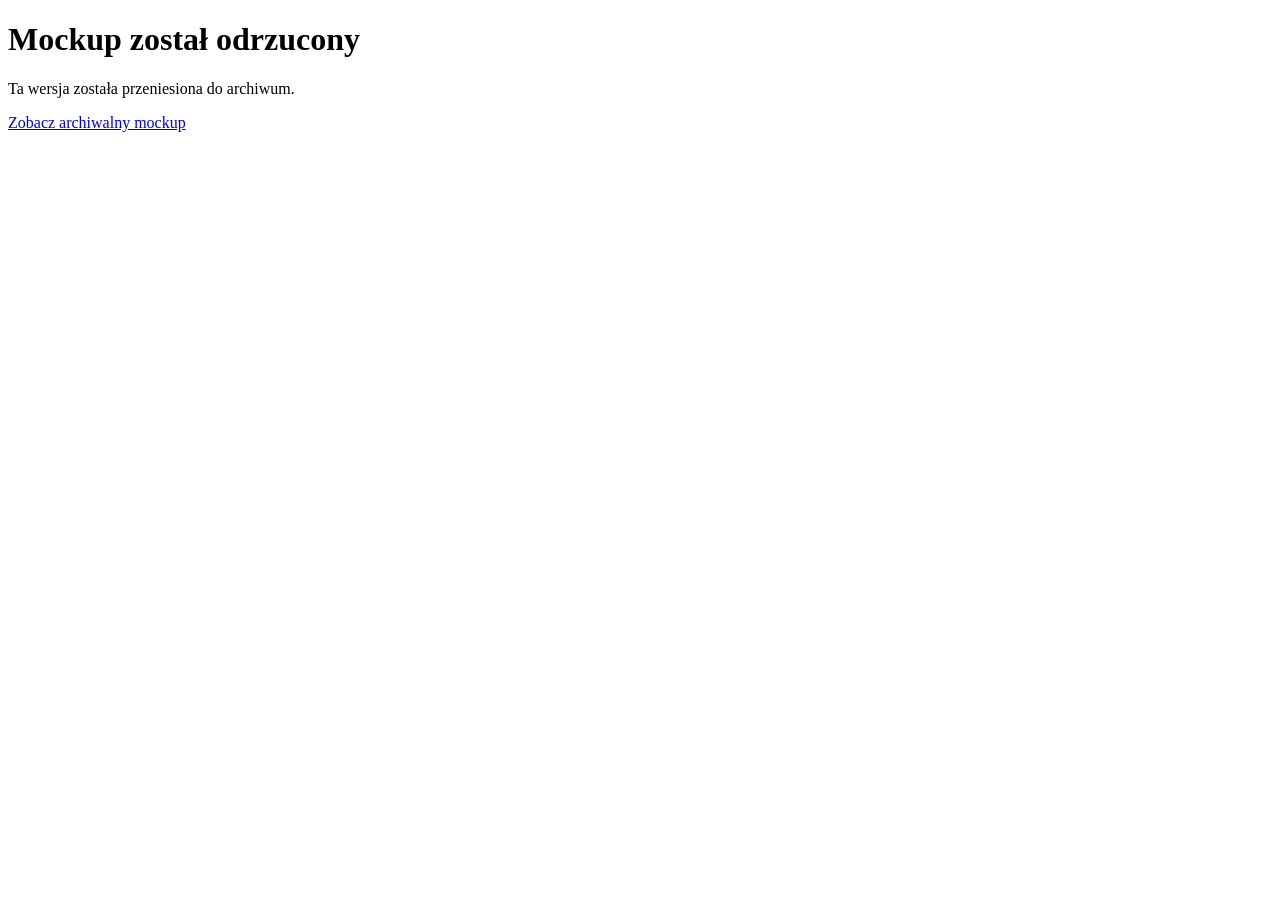
<file: index.html>
<!doctype html>
<html lang="pl">
<head>
  <meta charset="utf-8">
  <meta name="viewport" content="width=device-width, initial-scale=1">
  <title>Crypto Tax MVP — archiwum</title>
</head>
<body>
  <main>
    <h1>Mockup został odrzucony</h1>
    <p>Ta wersja została przeniesiona do archiwum.</p>
    <p><a href="archive/rejected-mockup/">Zobacz archiwalny mockup</a></p>
  </main>
</body>
</html>
</file>
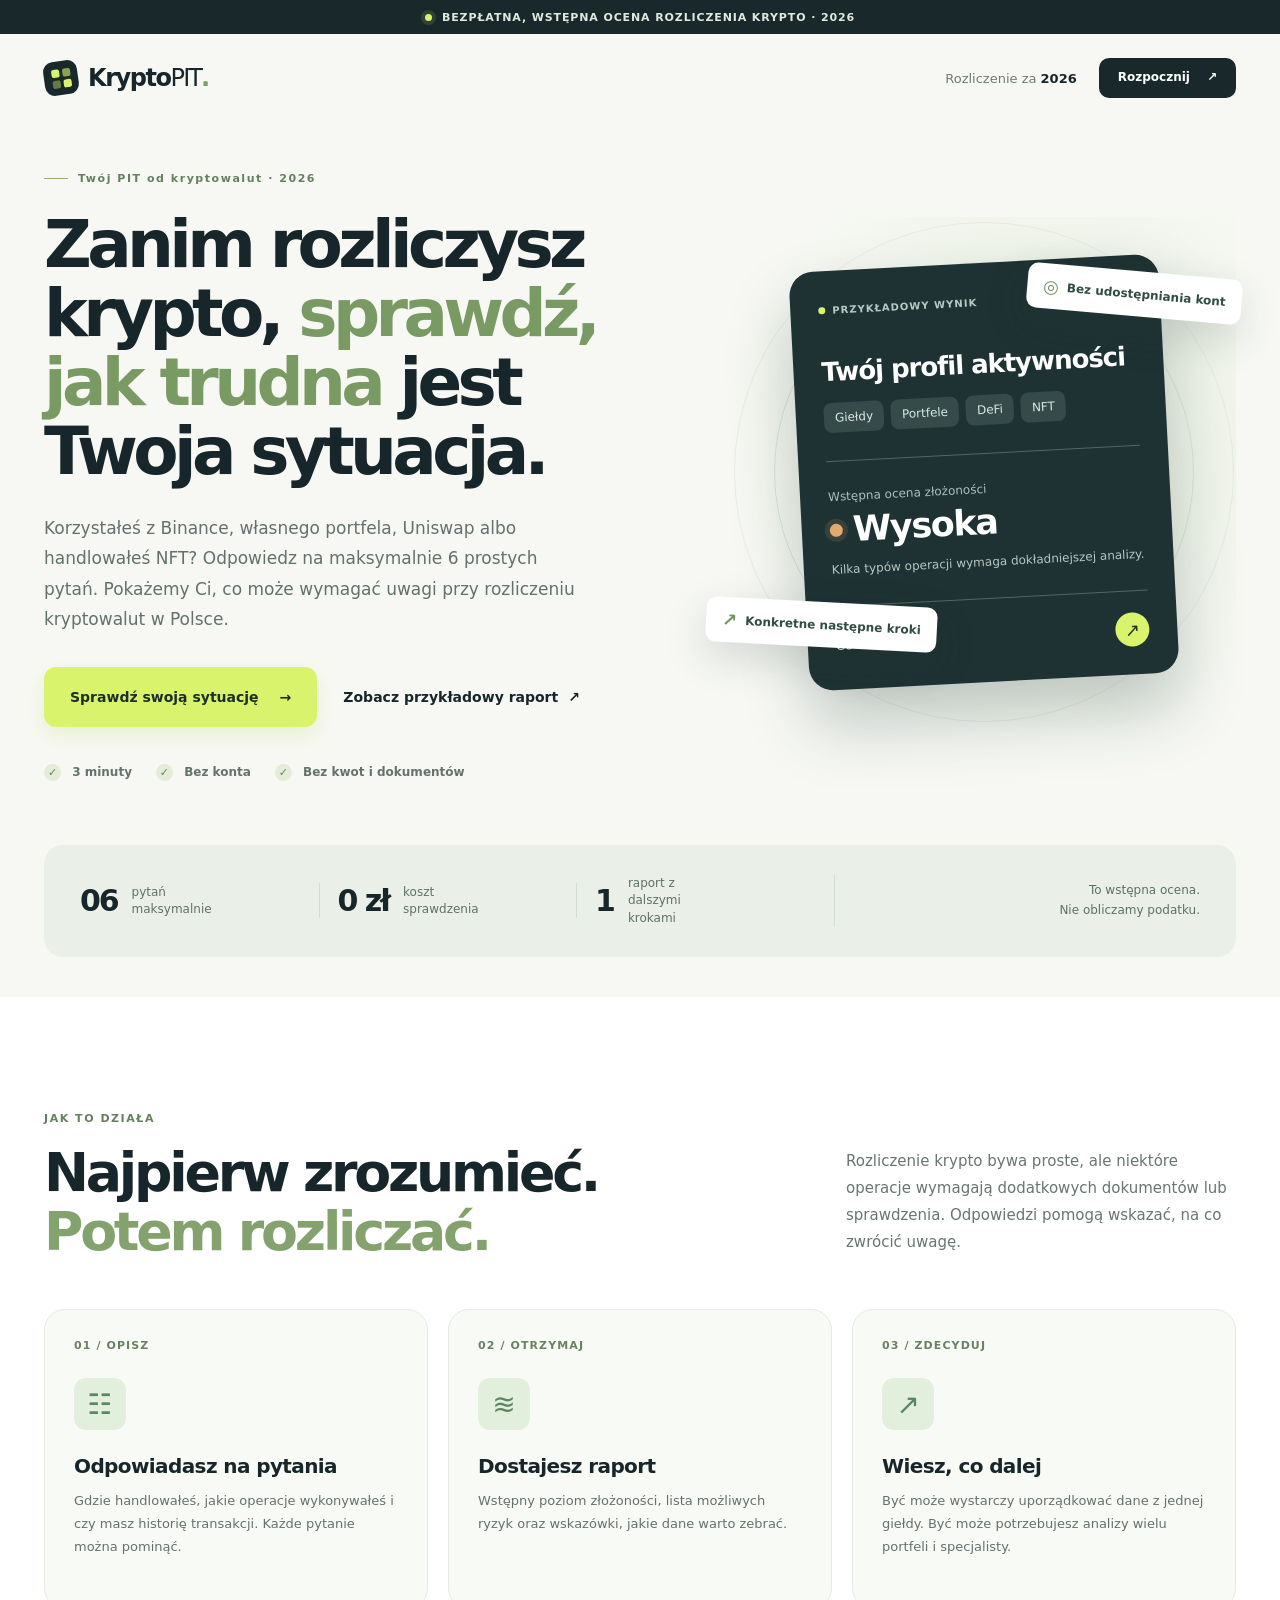
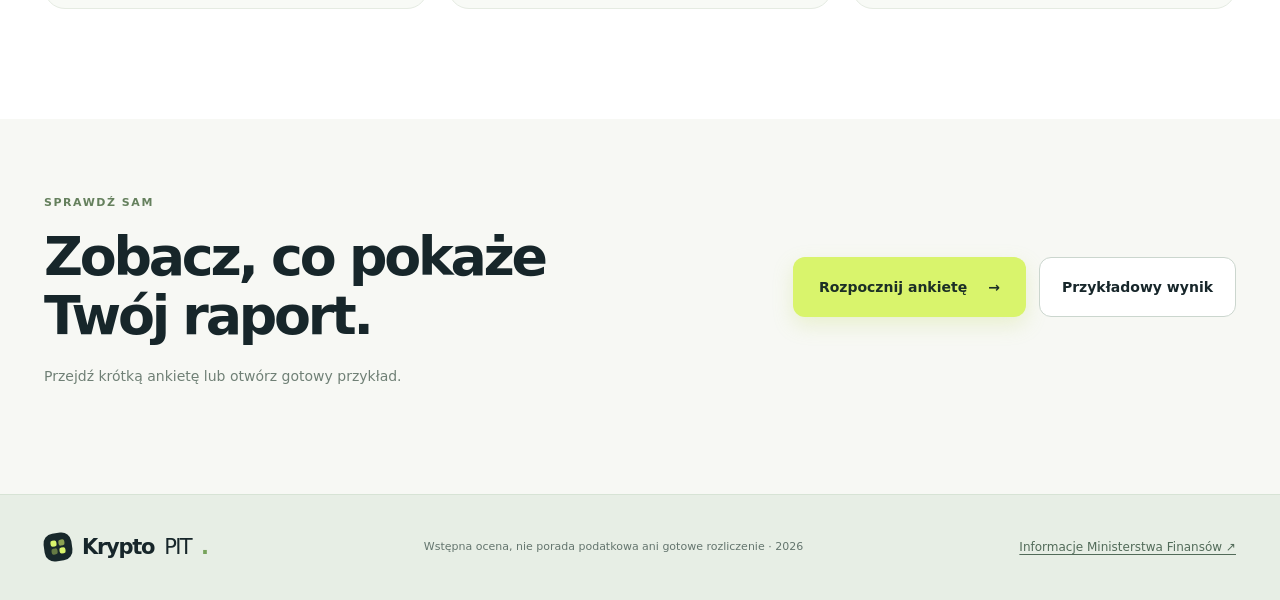
<file: archive/rejected-mockup/index.html>
<!doctype html>
<html lang="pl">
<head>
  <meta charset="utf-8">
  <meta name="viewport" content="width=device-width, initial-scale=1">
  <meta name="theme-color" content="#152326">
  <meta name="description" content="Darmowa, anonimowa ankieta pomagająca wstępnie ocenić złożoność rozliczenia kryptowalut za 2026 rok. Prototyp koncepcji.">
  <meta property="og:title" content="KryptoPIT · Sprawdź złożoność rozliczenia 2026">
  <meta property="og:description" content="6 pytań, wstępny raport, zero danych finansowych. Zobacz prototyp koncepcji.">
  <meta property="og:type" content="website">
  <title>KryptoPIT — sprawdź złożoność rozliczenia za 2026</title>
  <link rel="icon" href="favicon.svg" type="image/svg+xml">
  <link rel="stylesheet" href="styles.css">
  <script src="app.mjs" type="module"></script>
</head>
<body>
  <div class="top-strip">
    <span class="top-strip__light"></span>
    Bezpłatna, wstępna ocena rozliczenia krypto · 2026
  </div>
  <header class="site-header wrap">
    <a href="#start" id="brand-link" class="brand" aria-label="KryptoPIT — strona główna">
      <span class="brand__mark" aria-hidden="true"><span></span><span></span><span></span><span></span></span>
      <span>Krypto<span class="brand__accent">PIT</span><span class="brand__dot">.</span></span>
    </a>
    <div class="header-right">
      <span class="year-chip">Rozliczenie za <strong>2026</strong></span>
      <button class="button button--small button--dark" type="button" data-action="start">Rozpocznij <span aria-hidden="true">↗</span></button>
    </div>
  </header>

  <main>
    <div id="landing-screen">
      <section id="start" class="hero wrap" aria-labelledby="hero-title">
        <div class="hero__copy">
          <div class="eyebrow"><span class="eyebrow__line"></span> Twój PIT od kryptowalut · 2026</div>
          <h1 id="hero-title">Zanim rozliczysz krypto, <em>sprawdź, jak trudna</em> jest Twoja sytuacja.</h1>
          <p class="hero__lead">Korzystałeś z Binance, własnego portfela, Uniswap albo handlowałeś NFT? Odpowiedz na maksymalnie 6 prostych pytań. Pokażemy Ci, co może wymagać uwagi przy rozliczeniu kryptowalut w Polsce.</p>
          <div class="hero__actions">
            <button class="button button--primary button--large" type="button" data-action="start">Sprawdź swoją sytuację <span aria-hidden="true">→</span></button>
            <button class="button button--plain" type="button" data-action="example">Zobacz przykładowy raport <span aria-hidden="true">↗</span></button>
          </div>
          <div class="hero__assurances" aria-label="Informacje o ankiecie">
            <span><span class="tick" aria-hidden="true">✓</span> 3 minuty</span>
            <span><span class="tick" aria-hidden="true">✓</span> Bez konta</span>
            <span><span class="tick" aria-hidden="true">✓</span> Bez kwot i dokumentów</span>
          </div>
        </div>
        <div class="hero__visual" aria-label="Ilustracja przykładowego wyniku ankiety">
          <div class="orbit orbit--one" aria-hidden="true"></div>
          <div class="orbit orbit--two" aria-hidden="true"></div>
          <div class="preview-card">
            <div class="preview-card__top">
              <span class="preview-card__eyebrow"><span class="preview-card__dot"></span> PRZYKŁADOWY WYNIK</span>
              <span class="preview-card__year">2026</span>
            </div>
            <div class="preview-card__title">Twój profil aktywności</div>
            <div class="preview-tags">
              <span>Giełdy</span><span>Portfele</span><span>DeFi</span><span>NFT</span>
            </div>
            <div class="preview-card__divider"></div>
            <div class="preview-card__label">Wstępna ocena złożoności</div>
            <div class="preview-card__status"><span class="status-dot"></span> Wysoka</div>
            <p class="preview-card__note">Kilka typów operacji wymaga dokładniejszej analizy.</p>
            <div class="preview-card__bottom">
              <span>Co dalej?</span>
              <span class="preview-card__arrow" aria-hidden="true">↗</span>
            </div>
          </div>
          <div class="float-label float-label--top"><span class="float-label__icon">◎</span> Bez udostępniania kont</div>
          <div class="float-label float-label--bottom"><span class="float-label__icon">↗</span> Konkretne następne kroki</div>
        </div>
      </section>

      <section class="metrics wrap" aria-label="Najważniejsze cechy">
        <div><strong>06</strong><span>pytań maksymalnie</span></div>
        <div><strong>0 zł</strong><span>koszt sprawdzenia</span></div>
        <div><strong>1</strong><span>raport z dalszymi krokami</span></div>
        <div class="metrics__foot">To wstępna ocena.<br>Nie obliczamy podatku.</div>
      </section>

      <section id="how-it-works" class="how section-space">
        <div class="wrap">
          <div class="section-heading">
            <div><span class="section-kicker">JAK TO DZIAŁA</span><h2>Najpierw zrozumieć.<br><span>Potem rozliczać.</span></h2></div>
            <p>Rozliczenie krypto bywa proste, ale niektóre operacje wymagają dodatkowych dokumentów lub sprawdzenia. Odpowiedzi pomogą wskazać, na co zwrócić uwagę.</p>
          </div>
          <div class="steps-grid">
            <article class="step-card"><span class="step-card__index">01 / OPISZ</span><div class="step-card__symbol" aria-hidden="true">☷</div><h3>Odpowiadasz na pytania</h3><p>Gdzie handlowałeś, jakie operacje wykonywałeś i czy masz historię transakcji. Każde pytanie można pominąć.</p></article>
            <article class="step-card"><span class="step-card__index">02 / OTRZYMAJ</span><div class="step-card__symbol" aria-hidden="true">≋</div><h3>Dostajesz raport</h3><p>Wstępny poziom złożoności, lista możliwych ryzyk oraz wskazówki, jakie dane warto zebrać.</p></article>
            <article class="step-card"><span class="step-card__index">03 / ZDECYDUJ</span><div class="step-card__symbol" aria-hidden="true">↗</div><h3>Wiesz, co dalej</h3><p>Być może wystarczy uporządkować dane z jednej giełdy. Być może potrzebujesz analizy wielu portfeli i specjalisty.</p></article>
          </div>
        </div>
      </section>

      <section class="final-cta wrap">
        <div><span class="section-kicker">SPRAWDŹ SAM</span><h2>Zobacz, co pokaże<br>Twój raport.</h2><p>Przejdź krótką ankietę lub otwórz gotowy przykład.</p></div>
        <div class="final-cta__buttons"><button class="button button--primary button--large" type="button" data-action="start">Rozpocznij ankietę <span aria-hidden="true">→</span></button><button class="button button--outline" type="button" data-action="example">Przykładowy wynik</button></div>
      </section>
    </div>

    <section id="questionnaire-screen" class="survey wrap" hidden aria-labelledby="question-title">
      <div class="survey__back"><button class="back-link" type="button" id="quit-survey">← Wróć do strony głównej</button><div class="survey__top-right"><span>ANKIETA · ROK 2026</span><button type="button" class="back-link" id="reset-survey">Zacznij od nowa ↻</button></div></div>
      <div class="survey__grid">
        <div class="survey__primary">
          <div class="survey__progress-head"><span id="step-label">PYTANIE 1 Z 6</span><span id="step-percent">17%</span></div>
          <div class="progress-track" role="progressbar" id="step-progress" aria-label="Postęp ankiety" aria-valuemin="0" aria-valuemax="6" aria-valuenow="1"><div id="progress-fill"></div></div>
          <div class="question-surface">
            <span class="question-surface__eyebrow" id="question-short">REZYDENCJA PODATKOWA</span>
            <h1 id="question-title"></h1>
            <p class="question-description" id="question-description"></p>
            <form id="question-form" novalidate>
              <fieldset class="options-fieldset" id="question-options"><legend class="visually-hidden">Wybierz odpowiedź</legend></fieldset>
            </form>
            <div class="survey__controls"><button class="button button--outline" id="prev-question" type="button">← Wstecz</button><div class="survey__controls-right"><button class="button button--plain" id="skip-question" type="button">Pomiń pytanie</button><button class="button button--primary" id="next-question" type="button">Dalej <span aria-hidden="true">→</span></button></div></div>
          </div>
        </div>
        <aside class="survey__aside">
          <div class="aside-top"><span class="aside-icon" aria-hidden="true">?</span><h2>Dlaczego pytamy?</h2><p id="question-why"></p></div>
          <div class="aside-divider"></div>
          <div class="aside-bottom"><span class="aside-check" aria-hidden="true">✓</span><div><strong>Twoja prywatność</strong><p>Odpowiedzi pozostają w tej karcie przeglądarki. Niczego nie wysyłamy ani nie zapisujemy na serwerze.</p></div></div>
        </aside>
      </div>
    </section>

    <section id="report-screen" class="report-screen" hidden aria-labelledby="report-title">
      <div class="wrap report-toolbar"><button type="button" class="back-link" id="edit-answers">← Wróć do odpowiedzi</button><span id="report-mode" class="report-mode">WSTĘPNA OCENA · 2026</span></div>
      <div class="wrap">
        <div id="report-content" aria-live="polite"></div>
        <div class="report-actions">
          <button type="button" class="button button--primary" id="download-report">Pobierz raport HTML <span aria-hidden="true">↓</span></button>
          <button type="button" class="button button--outline" id="print-report">Drukuj / Zapisz jako PDF</button>
          <button type="button" class="button button--plain" id="restart-survey">Wypełnij ponownie ↻</button>
        </div>
        <section class="signup" aria-labelledby="signup-title">
          <div><span class="signup__tag" id="contact-kicker"></span><h2 id="signup-title"></h2><p id="signup-description"></p></div>
          <form id="email-form" class="signup__form">
            <label for="email">Zostaw adres e-mail, jeśli chcesz porozmawiać o swoim rozliczeniu</label>
            <div class="signup__row"><input id="email" name="email" type="email" placeholder="twoj@email.pl" autocomplete="email" required><button class="button button--dark" id="contact-button" type="submit">Poproś o kontakt →</button></div>
            <p id="email-feedback" class="signup__feedback" role="status" aria-live="polite" hidden></p>
          </form>
        </section>
      </div>
    </section>
  </main>

  <footer class="footer"><div class="wrap footer__inner"><span class="brand brand--footer"><span class="brand__mark" aria-hidden="true"><span></span><span></span><span></span><span></span></span> Krypto<span class="brand__accent">PIT</span><span class="brand__dot">.</span></span><p>Wstępna ocena, nie porada podatkowa ani gotowe rozliczenie · 2026</p><a href="https://www.podatki.gov.pl/podatki-osobiste/pit/informacje-podstawowe/co-jest-opodatkowane/zbycie-kryptowalut" target="_blank" rel="noopener noreferrer">Informacje Ministerstwa Finansów ↗</a></div></footer>
</body>
</html>
</file>
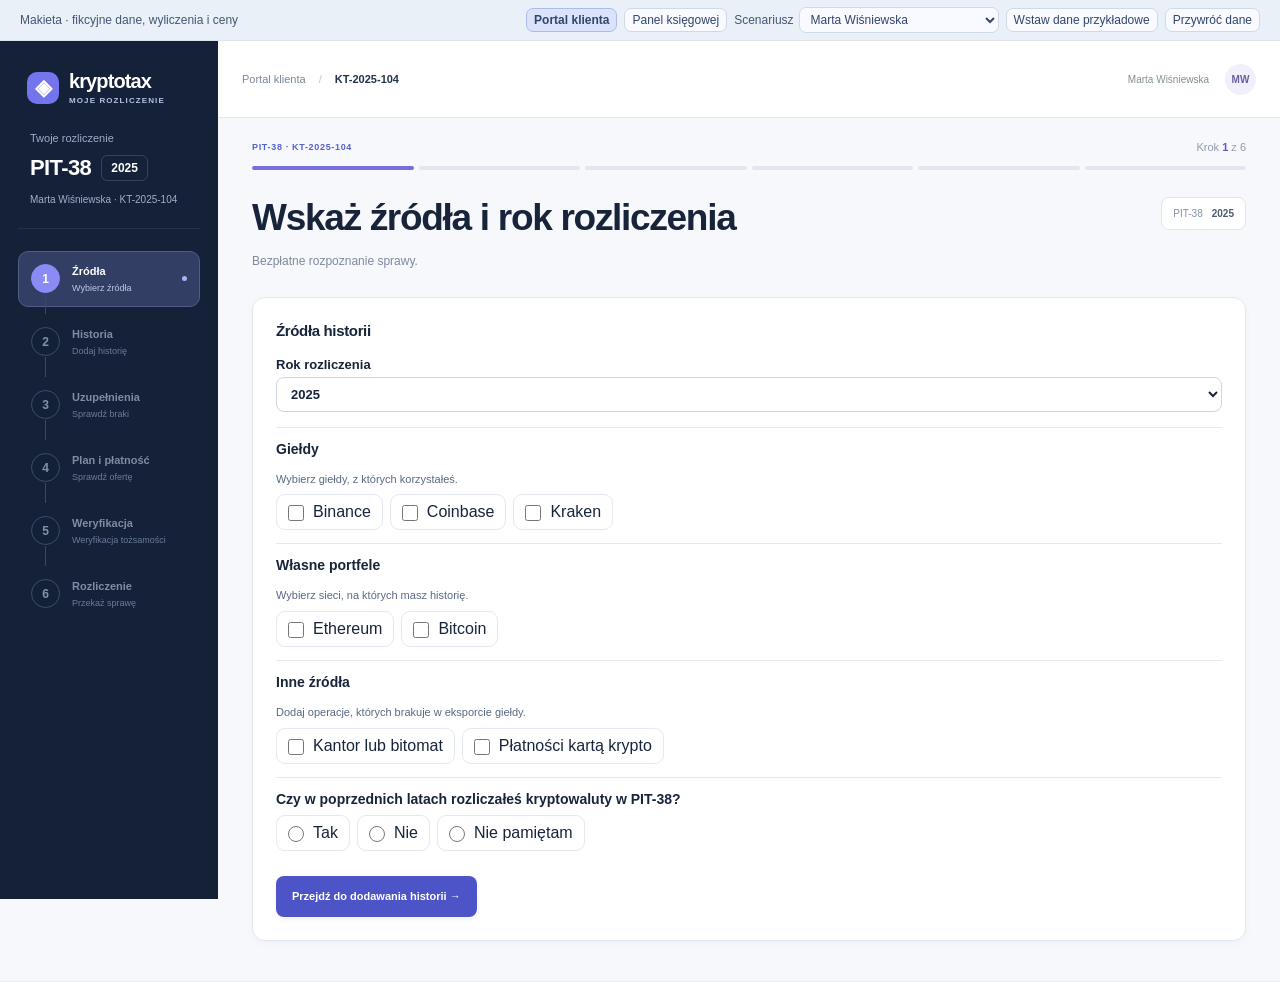
<file: working/kryptotax-mockupy.html>
<!doctype html>
<html lang="pl">
<head>
<meta charset="utf-8">
<meta name="viewport" content="width=device-width,initial-scale=1">
<meta name="theme-color" content="#101c34">
<title>KryptoTax — rozliczenie kryptowalut</title>
<style>
:root{--ink:#17243a;--sub:#738099;--line:#e4e9f1;--canvas:#f5f7fb;--nav:#101c34;--nav2:#1c2c4a;--purple:#555ce2;--purple2:#edf0ff;--green:#087c61;--greenbg:#e5f6ef;--amber:#9d6b19;--amberbg:#fff3dc;--red:#b84358;--redbg:#ffedf0}
*{box-sizing:border-box}html,body{margin:0;min-height:100%;font-family:Inter,-apple-system,BlinkMacSystemFont,"Segoe UI",sans-serif;color:var(--ink);background:#e8edf6}button,input,select,textarea{font:inherit}button{cursor:pointer}button:disabled{cursor:not-allowed;opacity:.42}button:focus-visible,input:focus-visible,textarea:focus-visible,select:focus-visible{outline:3px solid #abb1ff;outline-offset:2px}#app{min-height:100vh}.shell{min-height:100vh;display:grid;grid-template-columns:232px minmax(0,1fr)}.sidebar{background:var(--nav);color:white;padding:24px 13px;display:flex;flex-direction:column;gap:31px}.logo{display:flex;gap:10px;align-items:center;padding:3px 12px}.logo-symbol{width:32px;height:32px;display:grid;place-items:center;border-radius:10px;background:#7179fc;font-size:22px;font-weight:900}.logo-text{font-size:20px;font-weight:850;letter-spacing:-.9px;line-height:1.1}.logo-text small{display:block;color:#a5b2ce;font-size:9px;font-weight:750;letter-spacing:1.5px;margin-top:5px}.nav-label{font-size:10px;color:#8495b2;padding-left:13px;letter-spacing:1.5px;font-weight:800;margin:0 0 9px}.navigation{display:flex;flex-direction:column;gap:3px}.navigation button{width:100%;background:transparent;color:#b1c0d5;border:0;padding:12px 13px;text-align:left;font-size:12px;font-weight:660;display:flex;align-items:center;gap:11px;border-radius:9px}.navigation button:hover{background:#243452;color:white}.navigation button.active{background:#334469;color:white}.nav-icon{width:20px;text-align:center;font-size:17px;font-weight:400}.count{margin-left:auto;border-radius:10px;font-size:10px;background:#364765;padding:3px 6px}.side-panel-link{margin-top:16px;padding-top:14px;border-top:1px solid #293751}.other-link{display:block;color:#e7e9ff;text-decoration:none;font-weight:750;border:1px solid #465474;border-radius:8px;padding:10px 9px;font-size:11px;line-height:1.5}.other-link:hover{background:#2b3b5e}.side-hint{font-size:9px;line-height:1.6;color:#94a5bf;margin-top:9px}.side-bottom{margin-top:auto;border-top:1px solid #293751;padding:16px 12px 0;color:#93a3bf;font-size:10px;line-height:1.7}.main{background:var(--canvas);min-width:0}.top{height:74px;background:#fff;display:flex;justify-content:space-between;align-items:center;padding:0 33px;border-bottom:1px solid var(--line)}.breadcrumb{font-size:12px;color:#78869a}.breadcrumb strong{color:#24334c}.head-right{display:flex;align-items:center;gap:11px}.avatar{height:31px;width:31px;display:grid;place-items:center;background:#e8eafe;border-radius:50%;color:#5c57a2;font-size:10px;font-weight:850}.demo-strip{background:#fff9e9;border-bottom:1px solid #f0e8d0;color:#876523;font-size:11px;padding:10px 33px}.content{padding:30px 34px 55px;max-width:1200px;margin:auto}.pagehead{display:flex;align-items:flex-start;justify-content:space-between;gap:18px;margin-bottom:22px}.eyebrow{color:#5762cd;font-size:10px;font-weight:820;letter-spacing:1.35px;text-transform:uppercase;margin:0 0 8px}.pagehead h1{font-weight:840;font-size:28px;line-height:1.17;letter-spacing:-1.25px;margin:0 0 7px}.pagehead p{margin:0;font-size:12px;color:var(--sub);line-height:1.65}.pill{display:inline-flex;align-items:center;gap:5px;white-space:nowrap;padding:6px 10px;border-radius:50px;background:#edf1f7;color:#637189;font-weight:750;font-size:10px}.pill.green{background:var(--greenbg);color:var(--green)}.pill.amber{background:var(--amberbg);color:var(--amber)}.pill.red{background:var(--redbg);color:var(--red)}.pill.purple{background:var(--purple2);color:#545ec8}.btn{border:1px solid transparent;min-height:39px;display:inline-flex;gap:8px;align-items:center;justify-content:center;padding:10px 14px;border-radius:9px;line-height:1.25;font-size:11px;font-weight:780;text-align:center;background:#edf0f7;color:#43506a}.btn:hover:not(:disabled){filter:brightness(.97)}.btn.primary{background:var(--purple);color:#fff}.btn.secondary{border-color:#ccd1f4;background:#fff;color:#4c55c7}.btn.dark{background:#1b2a49;color:white}.btn.small{min-height:30px;padding:7px 11px;font-size:10px}.buttons{display:flex;flex-wrap:wrap;gap:8px;align-items:center}.card{background:white;border:1px solid var(--line);border-radius:13px;padding:20px;min-width:0}.cardhead{display:flex;justify-content:space-between;align-items:center;gap:10px;margin-bottom:16px}.card h2{font-size:16px;letter-spacing:-.35px;line-height:1.3;margin:0}.card h3{font-size:12px;margin:0;line-height:1.5}.card p{font-size:11px;line-height:1.65;color:var(--sub);margin:5px 0 0}.muted{color:var(--sub)}.fine{font-size:10px;color:#8290a7}.bold{font-weight:800}.grid{display:grid;grid-template-columns:1.3fr 1fr;gap:16px}.equal{display:grid;grid-template-columns:1fr 1fr;gap:16px}.stack{display:flex;flex-direction:column;gap:16px}.stats{display:grid;grid-template-columns:repeat(3,minmax(0,1fr));gap:12px;margin-bottom:17px}.stat{border:1px solid var(--line);border-radius:12px;background:#fff;padding:18px}.stat-label{font-size:10px;color:#8593a7;font-weight:600}.stat-value{font-size:25px;font-weight:840;letter-spacing:-.9px;margin:7px 0 4px}.stat-caption{font-size:10px;color:#8693a6}.hero{background:linear-gradient(110deg,#1c2a50,#293b6c);color:white;border-radius:14px;padding:26px;margin-bottom:18px;display:flex;gap:18px;align-items:center;justify-content:space-between;position:relative;overflow:hidden}.hero:after{content:"";position:absolute;width:230px;height:230px;border:28px solid #ffffff0a;border-radius:50%;right:-70px;top:-115px;pointer-events:none}.hero h2{font-size:21px;line-height:1.25;margin:4px 0 8px;font-weight:830;letter-spacing:-.6px;color:white}.hero p{font-size:12px;line-height:1.65;color:#c5d0e6;max-width:550px;margin:0}.hero .tag{font-size:10px;color:#b8c4f8;letter-spacing:1.4px;font-weight:830}.hero .btn{position:relative;z-index:1;background:#fff;color:#3545ad;flex-shrink:0}.step{display:flex;align-items:flex-start;gap:12px;padding:13px 0;border-bottom:1px solid #edf0f5}.step:last-child{border:0;padding-bottom:0}.stepdot{border-radius:50%;height:28px;width:28px;flex-shrink:0;display:grid;place-items:center;background:#eaedff;color:#5362ca;font-weight:800;font-size:11px}.stepdot.done{background:#e5f5ee;color:#16866b}.stepbody{flex:1}.step .btn{align-self:center}.line{border-bottom:1px solid #eef1f6;padding:12px 0;display:flex;align-items:center;justify-content:space-between;gap:12px}.line:last-child{border:0}.source{display:flex;gap:12px;align-items:center;border-bottom:1px solid #edf0f5;padding:13px 0}.source:last-child{border:0}.sourceIcon{width:39px;height:39px;flex:0 0 39px;border-radius:11px;background:#eff1ff;color:#525ad2;display:grid;place-items:center;font-weight:830;font-size:17px}.source b{font-size:12px}.source .pill{margin-left:auto}.source small{display:block;color:#8a98ae;font-size:10px;margin-top:4px}.note{background:#eff1ff;color:#5962a5;border-radius:9px;padding:13px 15px;font-size:11px;line-height:1.65;margin:15px 0}.note.good{background:#eaf8f0;color:#157959}.note.warn{background:#fff6e5;color:#916921}.timeline{border-left:1px solid #d9e1ee;margin-left:7px;padding-left:18px}.event{position:relative;padding:0 0 21px 12px}.event:before{content:"";position:absolute;left:-23px;top:3px;border:2px solid white;width:9px;height:9px;border-radius:50%;background:#abb5eb}.event:last-child{padding-bottom:0}.event b{font-size:11px}.event p{font-size:10px;color:#8996a9;margin-top:4px;line-height:1.6}.progress{height:7px;border-radius:10px;background:#e9edf5;overflow:hidden;margin:13px 0}.progress span{background:#626de7;display:block;height:100%;border-radius:10px}.exception{border:1px solid var(--line);border-radius:13px;background:white;padding:19px;margin-bottom:15px}.exception-top{display:flex;justify-content:space-between;gap:15px;align-items:flex-start}.exception h2{font-size:16px;margin:3px 0 7px}.exception p{font-size:11px;line-height:1.65;color:#7b889e;margin:0}.actions{display:flex;gap:9px;flex-wrap:wrap;margin-top:15px;align-items:center}.filemark{padding:8px 10px;background:#f1f4fb;color:#65738f;border-radius:7px;font-size:10px}.box{background:#f8fafd;border:1px solid #e9edf4;border-radius:9px;padding:14px;margin-top:14px}.box label{font-size:10px;color:#8795a8;display:block;margin-bottom:7px}textarea,select,input[type=text]{border:1px solid #d7deeb;background:#fff;border-radius:8px;color:#2b3a51;padding:10px 12px;font-size:12px;width:100%;max-width:100%}textarea{resize:vertical;min-height:100px;line-height:1.5}select{width:auto;min-width:200px}input[type=checkbox]{accent-color:#585fe1}.table-scroll{overflow:auto}table{border-collapse:collapse;width:100%;min-width:560px;text-align:left}th{background:#f8fafd;text-transform:uppercase;letter-spacing:.5px;color:#8492a6;font-size:9px;font-weight:800}td{font-size:11px;color:#39475f}th,td{padding:13px 11px;border-bottom:1px solid #edf0f5}tbody tr:last-child td{border:0}.right{text-align:right}.docrow{display:flex;gap:12px;align-items:center;padding:13px 0;border-bottom:1px solid #edf0f5}.docrow:last-child{border:0}.docicon{font-size:18px;background:#edf0ff;color:#6269cb;padding:10px;border-radius:9px}.docrow h3{margin:0}.docrow .btn{margin-left:auto}.amount{font-size:36px;font-weight:860;letter-spacing:-1.7px;margin:5px 0 7px}.bars{margin-top:14px}.bars label{display:block;color:#8090a3;font-size:10px;margin-top:14px}.bars .progress{margin:7px 0}.mono{font-variant-numeric:tabular-nums}.modalback{position:fixed;inset:0;z-index:80;background:#0e1837a8;display:flex;align-items:center;justify-content:center;padding:18px}.modal{background:white;border-radius:14px;width:min(500px,100%);padding:25px;box-shadow:0 30px 90px #0d1c384f;max-height:90vh;overflow-y:auto}.modal h2{font-size:20px;letter-spacing:-.6px;margin:0 0 8px}.modal p{font-size:12px;color:#78869b;line-height:1.65}.modal .paper{background:#f8fafc;border:1px solid #e7ecf4;border-radius:9px;margin:15px 0;padding:20px}.modalbuttons{display:flex;justify-content:flex-end;margin-top:16px}.toast{position:fixed;bottom:20px;left:50%;transform:translateX(-50%);background:#182743;color:#fff;z-index:90;border-radius:9px;padding:12px 17px;font-size:11px;box-shadow:0 10px 38px #0d18383b;max-width:90%;text-align:center}.hidden{display:none!important}.status-intro{display:flex;align-items:center;justify-content:space-between;gap:12px}.status-intro b{font-size:14px}.fake-upload{margin-top:12px;display:none}.checkline{display:flex;gap:10px;align-items:flex-start;margin-top:17px;font-size:11px;color:#34445d;line-height:1.6}.smallcaps{font-size:10px;color:#8793a6;text-transform:uppercase;letter-spacing:1px;font-weight:780}.mt16{margin-top:16px}.mt20{margin-top:20px}
.choice-list{display:flex;flex-direction:column;gap:9px;margin:17px 0}.choice{display:flex;align-items:center;gap:10px;padding:13px;border:1px solid var(--line);border-radius:9px;background:#f9fafe;cursor:pointer;font-size:12px;line-height:1.5}.choice:has(input:checked){border-color:#8e96e9;background:#f0f2ff;font-weight:720}.choice input{width:17px;height:17px;flex:0 0 17px}
@media(max-width:850px){.shell{grid-template-columns:1fr}.sidebar{padding:12px;gap:8px}.logo{padding:2px 10px}.nav-label{display:none}.side-bottom{padding:7px 10px 2px;border:0;font-size:9px}.side-panel-link{margin-top:5px;padding-top:7px}.side-hint{display:none}.navigation{flex-direction:row;overflow:auto}.navigation button{width:auto;white-space:nowrap;flex-shrink:0;padding:10px 12px}.nav-icon{width:auto}.top{padding:0 18px;height:62px}.demo-strip{padding:10px 18px}.content{padding:23px 17px 36px}}
@media(max-width:600px){.breadcrumb{display:none}.pagehead{flex-wrap:wrap}.pagehead h1{font-size:24px}.stats{grid-template-columns:repeat(2,minmax(0,1fr))}.stat:last-child{grid-column:span 2}.grid,.equal{grid-template-columns:1fr}.hero{flex-direction:column;align-items:stretch;padding:22px}.hero .btn{align-self:flex-start}.exception-top{flex-direction:column}.head-right{width:100%;justify-content:space-between}.avatar{display:none}.source .pill{font-size:9px}.card{padding:16px}.logo-text{font-size:18px}}

/* Client wizard: the five-step journey replaces the dashboard navigation. */
:root{--canvas:#f7f8fc;--purple:#5755d9;--purple2:#efefff}
body{background:var(--canvas)}.wizard-shell{grid-template-columns:258px minmax(0,1fr)}
.sidebar{padding:29px 18px 22px;gap:26px;background:#142139}.logo{color:white;text-decoration:none;padding:0 9px}.logo-text small{font-size:8px;letter-spacing:1.1px;color:#97a9c7}.logo-symbol{background:#7574ef}
.side-case{padding:0 12px 21px;border-bottom:1px solid #ffffff14}.side-case>span{font-size:11px;color:#9eacc4}.side-case strong{display:flex;align-items:center;gap:10px;font-size:22px;letter-spacing:-.6px;margin:9px 0 8px}.side-case strong span{font-size:12px;font-weight:650;letter-spacing:0;padding:5px 9px;border:1px solid #ffffff26;border-radius:6px}.side-case small{font-size:10px;color:#a1afc6}.nav-label{font-size:9px;letter-spacing:1.6px;color:#8497b5;padding-left:12px;margin-bottom:12px}
.wizard-nav ol{padding:0;margin:0;list-style:none}.wizard-nav li{position:relative}.wizard-nav li:not(:last-child):after{content:'';position:absolute;top:48px;bottom:-8px;left:29px;width:1px;background:#3a4961;pointer-events:none}.wizard-nav-step{position:relative;width:100%;display:flex;align-items:center;gap:12px;padding:13px 12px;text-align:left;background:transparent;border:1px solid transparent;border-radius:10px;color:#aebbd1;margin-bottom:9px;min-height:66px}.wizard-nav-step:hover{background:#ffffff08;color:white}.wizard-nav-step.active{background:#333e64;border-color:#505c89;color:white}.wizard-number{width:32px;height:32px;flex:0 0 32px;display:grid;place-items:center;border-radius:50%;border:1px solid #536079;color:#b5c1d5;font-size:12px;font-weight:750;background:#142139;z-index:1}.is-done .wizard-number{background:#203f43;border-color:#37605d;color:#91d5bc}.active .wizard-number{background:#8c8af5;color:#fff;border-color:#8c8af5}.wizard-nav-copy strong{display:block;font-size:12px;font-weight:680}.wizard-nav-copy small{display:block;font-size:10px;color:#91a2bf;margin-top:6px}.active .wizard-nav-copy small{color:#bfc7e6}.current-dot{height:5px;width:5px;border-radius:50%;background:#b2acff;margin-left:auto}.side-tools{border-top:1px solid #ffffff14;padding-top:21px}.navigation{gap:3px}.navigation button{padding:10px 12px;font-size:11px}.side-bottom{padding:18px 10px 0;border-color:#ffffff14}.advisor-mini{display:flex;gap:10px;align-items:center;margin-bottom:17px}.advisor-avatar{display:grid;place-items:center;width:32px;height:32px;background:#31435e;color:#d9e2f2;font-size:10px;font-weight:700;border-radius:50%}.advisor-mini strong{display:block;font-size:11px;color:#d3ddec}.advisor-mini span:not(.advisor-avatar){display:block;font-size:9px;color:#8c9fbc;margin-top:4px}.other-link{font-size:10px;font-weight:600;background:#ffffff04;padding:9px 11px;border-color:#ffffff23}.side-hint{font-size:8px}
.top{height:77px;padding:0 38px}.breadcrumb{font-size:11px}.breadcrumb span{padding:0 10px;color:#bec6d5}.head-right{gap:16px}.save-state{font-size:10px;color:#839189}.save-state>span{color:#22846c;padding-right:5px}.top .btn{background:transparent;color:#8793a7;font-size:9px;border:1px solid #e9edf4;min-height:28px}.top .avatar{background:#f1effa;color:#6a5f99}.demo-strip{display:flex;gap:9px;align-items:center;background:#faf7ef;color:#8c7b54;border-color:#ece7db;font-size:10px;padding:10px 38px;line-height:1.5}.demo-badge{font-size:8px;letter-spacing:.8px;border:1px solid #dbd0b4;border-radius:4px;padding:1px 4px;font-weight:800;flex-shrink:0}
.content{padding:33px 38px 28px;max-width:1220px}.wizard-meta{display:flex;justify-content:space-between;align-items:center}.wizard-meta .eyebrow{font-size:9px;letter-spacing:1.5px;margin:0}.wizard-count{color:#929aaf;font-size:11px}.wizard-count strong{color:#5d5cc0}.wizard-track{display:flex;gap:5px;margin:13px 0 27px}.wizard-track span{height:4px;background:#e3e6ef;border-radius:4px;flex:1}.wizard-track .filled{background:#7470e4}.wizard-heading{display:flex;justify-content:space-between;align-items:flex-start;gap:24px;margin-bottom:26px}.wizard-heading h1{font-size:30px;font-weight:760;letter-spacing:-1.1px;line-height:1.23;margin:0 0 11px;outline:none}.wizard-heading p{font-size:12px;color:#7d899e;line-height:1.8;margin:0;max-width:640px}.year-tag{background:#fff;border:1px solid #e1e5ef;border-radius:8px;padding:9px 11px;font-size:10px;white-space:nowrap;display:flex;gap:9px;color:#8591a7;line-height:1.3}.year-tag strong{font-weight:700;color:#4e5b74}.welcome-note{border:1px solid #e3e3f7;border-radius:12px;background:#efeffb;padding:17px 20px;display:flex;gap:14px;align-items:center;margin-bottom:22px}.welcome-icon{height:34px;width:34px;border-radius:10px;background:#fff;display:grid;place-items:center;font-size:22px;color:#7470cf;flex:0 0 34px}.welcome-note strong{font-size:12px;color:#4c4b85;font-weight:720}.welcome-note p{margin:5px 0 0;font-size:11px;color:#80809f;line-height:1.7}.wizard-body>.grid{grid-template-columns:minmax(0,1.35fr) minmax(0,1fr);gap:20px}.wizard-body .card{padding:23px;border-radius:13px;box-shadow:0 3px 8px #26355902}.card h2{font-size:15px;font-weight:730}.cardhead{gap:12px}.card p,.exception p{line-height:1.8}.note{font-size:11px;font-weight:400}.btn{min-height:41px;font-size:11px;border-radius:8px;padding:11px 15px;font-weight:720}.btn.primary{box-shadow:0 3px 5px #5755d912}.btn.secondary{border-color:#dedff0;color:#6364a4}.btn.small{min-height:30px;font-size:10px;padding:7px 10px}.choice{padding:15px 13px;background:#fff;transition:background .15s,border-color .15s}.choice:has(input:checked){background:#f5f4ff;border-color:#a29de6}.source small,.docrow p{overflow-wrap:anywhere}.source{padding:16px 0}.sourceIcon{background:#f3f3fb;border:1px solid #eaeaf7;border-radius:11px}.exception{padding:23px}.exception .eyebrow{font-size:9px}.exception h2{font-size:17px;letter-spacing:-.3px}.box{background:#f9faff}.wizard-footer{display:flex;align-items:center;justify-content:space-between;gap:20px;margin-top:25px;padding-top:23px;border-top:1px solid #e1e5ef}.wizard-footer-next{display:flex;gap:18px;align-items:center}.next-caption{font-size:10px;color:#8a95a9}.wizard-footer .btn{min-height:44px;padding:12px 19px}.start-label{font-size:11px;color:#8995a8}.wizard-reassurance{display:flex;justify-content:space-between;gap:14px;font-size:9px;line-height:1.6;color:#98a1b3;margin-top:17px}.main-footnote{text-align:center;color:#a5adbc;font-size:9px;padding:8px 20px 26px}.return-to-wizard{display:flex;align-items:center;gap:14px;margin-bottom:23px}.return-to-wizard>span{font-size:10px;color:#8a95a8}
.summary-layout{display:grid;grid-template-columns:minmax(0,1.55fr) minmax(0,1fr);gap:20px;align-items:start}.summary-intro{margin-bottom:7px!important}.summary-row{display:flex;align-items:center;gap:12px;padding:21px 0;border-bottom:1px solid #edf0f6}.summary-check{display:grid;place-items:center;align-self:flex-start;margin-top:1px;height:26px;width:26px;flex:0 0 26px;border:1px solid #eee0bc;background:#fff8e8;color:#9d7d39;border-radius:50%;font-size:11px;font-weight:750}.summary-check.done{background:#eaf6ef;color:#26836a;border-color:#d6eadd}.summary-copy{flex:1;min-width:0}.summary-copy h3{font-size:12px}.summary-copy p{font-size:10px;overflow-wrap:anywhere}.summary-row .btn{max-width:127px}.summary-add-note{display:flex;gap:10px;color:#9098ac;font-size:10px;line-height:1.8;padding-top:19px}.summary-add-note>span{font-size:19px;color:#8384b0}.handoff-card{background:#f0effb;border-color:#e0def4!important}.handoff-card>.eyebrow{font-size:8px;letter-spacing:1.3px}.handoff-icon{height:44px;width:44px;background:#e4e1f8;border:1px solid #dbd7f4;color:#6e67c4;border-radius:13px;display:grid;place-items:center;font-size:23px;margin:22px 0 18px}.handoff-card h2{font-size:20px;letter-spacing:-.6px;line-height:1.4;max-width:240px}.handoff-card p{margin-top:12px;color:#7c7b99;font-size:11px}.handoff-card>.btn{width:100%;margin-top:22px;font-size:11px}.handoff-card>.btn:disabled{opacity:1;background:#dcd9ee;color:#8b86a9;box-shadow:none}.handoff-card .handoff-caption{display:block;color:#9390a8;font-size:9px;line-height:1.8;margin-top:11px}.handoff-card>.btn.small{margin-top:13px;background:transparent;border-color:#d3d0ea}.result-details{border:1px solid #e2e6ef;border-radius:12px;background:white;margin-top:22px;overflow:hidden}.result-details>summary{display:flex;align-items:center;justify-content:space-between;gap:14px;padding:21px 23px;cursor:pointer;list-style:none}.result-details>summary::-webkit-details-marker{display:none}.result-details>summary strong{display:block;font-size:12px;font-weight:700}.result-details>summary small{display:block;color:#99a1b2;font-size:10px;margin-top:5px;line-height:1.6}.result-peek{font-size:18px;letter-spacing:-.5px;font-weight:750;white-space:nowrap;color:#62678b}.result-peek>span{margin-left:15px;color:#969ab4;font-size:18px}.result-details-body{padding:0 23px 23px}.result-details[open]>summary{border-bottom:1px solid #edf0f6;margin-bottom:23px}.result-details .stats{gap:9px}.result-details .stat{padding:14px}.result-details .stat-value{font-size:21px}
@media(min-width:1100px){.sidebar{position:sticky;top:0;height:100vh;overflow-y:auto}.main{min-height:100vh}}
@media(max-width:1100px){.wizard-shell{grid-template-columns:225px minmax(0,1fr)}.sidebar{padding:24px 12px}.top{padding:0 25px}.content{padding:28px 25px}.demo-strip{padding:10px 25px}.save-state{display:none}.wizard-heading h1{font-size:27px}.wizard-body>.grid{grid-template-columns:1fr}.wizard-body>.grid>.card+ .card{background:#fcfcfe}.summary-layout{grid-template-columns:1fr}.handoff-card h2{max-width:none}.handoff-card .handoff-icon{display:none}.handoff-card h2{margin-top:13px}.handoff-card>.btn{max-width:320px}.next-caption{display:none}}
@media(max-width:850px){.wizard-shell{grid-template-columns:1fr}.sidebar{padding:18px 20px;gap:18px}.sidebar>.logo{padding:0}.logo-text{font-size:20px}.logo-text small{font-size:7px}.side-case,.side-bottom,.journey>.nav-label,.side-tools>.nav-label{display:none}.journey{min-width:0}.wizard-nav ol{display:flex;gap:5px}.wizard-nav li{flex:1;min-width:0}.wizard-nav li:not(:last-child):after{display:none}.wizard-nav-step{flex-direction:column;justify-content:center;gap:8px;padding:10px 4px;margin:0;min-height:78px}.wizard-nav-copy strong{font-size:10px;line-height:1.4;text-align:center}.wizard-nav-copy small,.current-dot{display:none}.wizard-number{width:25px;height:25px;flex:0 0 25px;font-size:10px}.side-tools{border-top:1px solid #ffffff14;padding-top:11px}.navigation{gap:15px;justify-content:center;overflow:visible}.navigation button{font-size:10px;padding:4px 6px;gap:7px}.nav-icon{font-size:15px}.top{height:59px}.breadcrumb{display:block;font-size:10px}.head-right{width:auto;gap:12px}.top .avatar{display:none}.demo-strip{font-size:9px}.content{padding:25px 21px}.wizard-track{margin-bottom:24px}.wizard-heading h1{font-size:26px}.wizard-heading{gap:16px}.wizard-body>.grid{grid-template-columns:1.2fr 1fr}.wizard-body .card{padding:19px}.wizard-footer{margin-top:22px}.welcome-note{padding:15px 17px}.wizard-reassurance{font-size:9px}.summary-layout{grid-template-columns:1.45fr 1fr}.summary-row{flex-wrap:wrap;gap:9px}.summary-row .btn{margin-left:35px}.handoff-card h2{font-size:19px}.handoff-card>.eyebrow{font-size:8px}.result-details-body{padding:0 16px 16px}}
@media(max-width:650px){.sidebar{padding:17px 14px;gap:16px}.wizard-nav-step{min-height:76px;padding:9px 1px}.wizard-nav-copy strong{font-size:9px}.navigation{gap:13px}.top{padding:0 19px}.top .breadcrumb{font-size:9px}.breadcrumb span{padding:0 5px}.demo-strip{padding:9px 19px;align-items:flex-start}.content{padding:24px 17px}.wizard-heading{margin-bottom:23px}.wizard-heading h1{font-size:25px;letter-spacing:-.8px;line-height:1.25}.wizard-heading p{font-size:11px}.year-tag{display:none}.wizard-track{margin:12px 0 22px}.wizard-meta .eyebrow{font-size:8px}.wizard-count{font-size:10px}.welcome-note{gap:11px;padding:14px}.welcome-note strong{font-size:11px}.welcome-note p{font-size:10px}.welcome-icon{width:29px;height:29px;flex-basis:29px;font-size:19px}.wizard-body>.grid,.summary-layout{grid-template-columns:1fr}.wizard-body .card,.exception{padding:18px}.wizard-footer{gap:10px;align-items:stretch}.wizard-footer-back{display:flex;align-items:center}.wizard-footer .btn{font-size:10px;padding:12px;min-height:43px}.wizard-footer-next{justify-content:flex-end}.start-label{font-size:10px}.wizard-reassurance{flex-direction:column;gap:4px;font-size:8px}.summary-row{flex-wrap:nowrap;padding:17px 0}.summary-row .btn{margin:0;max-width:100px;font-size:9px;padding:7px 9px}.summary-copy p{font-size:10px}.summary-card .cardhead{align-items:flex-start}.summary-card .cardhead h2{font-size:14px}.summary-card .pill{font-size:9px}.handoff-card>.btn{max-width:none}.result-details>summary{padding:17px;align-items:flex-start}.result-peek{font-size:16px}.result-peek>span{margin-left:6px}.result-details>summary small{font-size:9px}.result-details .grid{grid-template-columns:1fr}.return-to-wizard{align-items:flex-start;flex-direction:column;gap:9px}.choice{font-size:11px}.source .pill{padding:5px 7px;font-size:8px}.source b{font-size:11px}.source small{font-size:9px;line-height:1.6}.source{gap:9px}.sourceIcon{width:33px;height:33px;flex-basis:33px;font-size:15px}.main-footnote{font-size:8px}}
@media(prefers-reduced-motion:reduce){*{scroll-behavior:auto!important;transition:none!important}}


.year-layout{display:grid;grid-template-columns:minmax(0,1.4fr) minmax(0,1fr);gap:20px;align-items:start}.year-options{display:flex;flex-direction:column;gap:11px;margin:23px 0}.year-choice{display:flex;align-items:center;gap:13px;cursor:pointer;border:1px solid #e0e4ef;border-radius:10px;padding:18px 15px;background:#fff}.year-choice.selected{border-color:#9590e4;background:#f7f6ff;box-shadow:0 0 0 1px #a6a0ee15}.year-choice input{accent-color:var(--purple);width:17px;height:17px;margin:0}.year-choice strong{font-size:23px;letter-spacing:-.5px;display:block}.year-choice small{display:block;color:#8a91a7;font-size:10px;margin-top:4px}.year-recommended{margin-left:auto;font-size:8px;padding:6px 8px;border-radius:5px;background:#edebfc;color:#827bc2;line-height:1.5;text-align:center}.year-other-label{display:block;font-size:10px;color:#7b879d;margin-bottom:9px}.year-card select{width:100%;font-size:11px}.year-current{display:flex;justify-content:space-between;gap:12px;border-top:1px solid #edf0f6;margin-top:22px;padding-top:20px;font-size:11px;color:#8995a8}.year-current strong{color:#5e5b9e}.year-help{background:#f0effb;border-color:#e4e1f5}.year-help>.eyebrow{font-size:8px}.year-help h2{font-size:24px;letter-spacing:-.7px;margin:20px 0 13px;line-height:1.3}.year-help .note{background:#e6e3f7;color:#84809e;font-size:10px}.prior-year-warning{font-size:9px;color:#a47b2e;margin-top:5px}
@media(max-width:1100px){.year-layout{grid-template-columns:1fr}.year-help h2 br{display:none}.year-help h2{font-size:20px;margin:13px 0}.year-help .note{margin-bottom:0}.wizard-nav-step{padding-top:11px;padding-bottom:11px;min-height:61px}.wizard-nav li:not(:last-child):after{top:46px}}
@media(max-width:850px){.year-layout{grid-template-columns:1.3fr 1fr}.wizard-nav-step{min-height:80px}.wizard-nav li:not(:last-child):after{display:none}.wizard-nav-copy strong{font-size:9px}.year-choice{padding:15px 12px}.year-recommended{font-size:7px}}
@media(max-width:650px){.year-layout{grid-template-columns:1fr}.year-choice strong{font-size:21px}.year-choice small{font-size:9px}.year-current{font-size:10px}.wizard-nav-copy strong{font-size:8px}.year-recommended{font-size:7px;padding:5px}.year-options{gap:10px}}


/* Shared form, source, transaction and advisor workspace additions. */
input[type=search],input[type=date],input[type=number]{width:100%;min-width:0;border:1px solid #d7deeb;border-radius:8px;background:#fff;padding:11px 12px;color:#2b3a51;font-size:12px;min-height:41px}input:disabled,select:disabled,textarea:disabled{background:#f5f6fa;color:#858ea0}input[type=radio],input[type=checkbox]{accent-color:var(--purple)}.field-label{display:block;font-size:10px;font-weight:650;color:#7c889e;margin-bottom:8px}.form-grid{display:grid;grid-template-columns:1fr 1fr;gap:18px 16px}.form-field{display:flex;flex-direction:column;gap:8px;min-width:0;font-size:11px;color:#7b879b}.form-field>span{font-size:10px;font-weight:650}.form-field input,.form-field select{width:100%;min-width:0;min-height:42px}.form-field input:focus,.form-field select:focus{border-color:#a5a0eb}.source-copy{flex:1;min-width:0}.source-copy small,.source-copy p{overflow-wrap:anywhere;line-height:1.7}.text-link{font-size:10px;line-height:1.7;color:#7670bd;display:inline-block;margin-top:17px}.note-text{font-size:12px;line-height:1.8;white-space:pre-wrap;overflow-wrap:anywhere}.mb20{margin-bottom:20px}.plain-checks{list-style:none;padding:0;margin:19px 0;font-size:12px;color:#6d7b92}.plain-checks li{padding:10px 0;line-height:1.7}.plain-checks li:before{content:'✓';color:#359379;margin-right:10px}.empty-state{text-align:center;padding:47px 22px;color:#8c97aa}.empty-state>span{display:inline-grid;place-items:center;width:50px;height:50px;margin-bottom:16px;border-radius:14px;background:#f0effb;color:#8a83cf;font-size:24px}.empty-state h2,.empty-state h3{color:#55627b;margin:0 0 9px!important}.empty-state p{max-width:400px;margin:0 auto 20px!important;font-size:12px}.empty-state.compact{padding:25px 12px}.empty-state.compact>span{width:38px;height:38px;font-size:22px}.empty-state.compact p{font-size:11px;margin-bottom:7px!important}.explain-list{padding-left:18px;margin:20px 0;font-size:11px;color:#66758f}.explain-list li{padding:0 0 20px 9px;line-height:1.7}.explain-list p{font-size:11px}.explain-list li:last-child{padding-bottom:0}
.wizard-nav-step{min-height:56px;padding:9px 12px;margin-bottom:7px}.wizard-nav li:not(:last-child):after{top:43px;bottom:-7px}.sidebar{gap:22px}.wizard-nav-copy strong{font-size:11px}.wizard-nav-copy small{font-size:9px}.wizard-number{width:29px;height:29px;flex-basis:29px}.wizard-nav li:not(:last-child):after{left:27px}.journey{min-width:0}.wizard-footer-next{min-width:0}.wizard-footer .btn{white-space:normal}.wizard-heading{margin-bottom:25px}.wizard-heading h1{font-weight:750}
.plan-grid{display:grid;grid-template-columns:repeat(4,minmax(0,1fr));gap:13px}.plan-card{position:relative;display:flex;flex-direction:column;border:1px solid #e0e4ee;border-radius:12px;background:white;padding:21px 18px;cursor:pointer;min-width:0}.plan-card.selected{border-color:#8f89e6;box-shadow:0 0 0 1px #a29be41c;background:#fbfaff}.plan-card>input{position:absolute;right:15px;top:17px;width:15px;height:15px;margin:0}.plan-volume{font-size:29px;letter-spacing:-1px;font-weight:780;color:#303d59;margin-top:5px}.plan-unit{font-size:10px;color:#8a95a9;margin:3px 0 24px}.plan-card>strong{font-size:18px;letter-spacing:-.5px;line-height:1.4;min-height:51px}.plan-card:last-child>strong{font-size:16px}.plan-desc{font-size:10px;line-height:1.8;color:#8a94a8;margin:11px 0 23px;flex:1}.plan-select{display:block;text-align:center;border-radius:7px;padding:9px 7px;background:#f3f4f9;font-size:10px;font-weight:700;color:#858aa6}.selected .plan-select{background:#edebff;color:#6d64c2}.payment-amount{font-size:32px;letter-spacing:-1px;font-weight:750;margin:24px 0}.payment-amount small{font-size:16px;color:#8c93aa;letter-spacing:0}.payment-receipt{padding:17px 0;font-size:11px;color:#7a879e}.payment-receipt>strong{font-size:28px;color:#506478}.payment-receipt .line b{color:#56637a;overflow-wrap:anywhere;text-align:right}.plan-grid+.equal{align-items:start}
.kyc-stages{display:flex;gap:9px;margin-bottom:20px}.kyc-stages button{display:flex;align-items:center;gap:9px;border:1px solid #e0e4ef;border-radius:8px;background:white;color:#949cb0;font-size:11px;padding:12px 14px;flex:1;font-weight:650;text-align:left}.kyc-stages button>span{display:grid;place-items:center;border-radius:50%;height:23px;width:23px;flex:0 0 23px;background:#f0f1f8;font-size:10px}.kyc-stages button.active{border-color:#a9a2e8;background:#f5f3ff;color:#6961b8}.kyc-stages button.active>span{background:#8179d9;color:#fff}.kyc-layout{display:grid;grid-template-columns:minmax(0,1.8fr) minmax(0,1fr);gap:20px;align-items:start}.kyc-actions{display:flex;justify-content:flex-end;gap:10px;margin-top:25px;padding-top:22px;border-top:1px solid #ecedf4}.kyc-help{background:#f0effb;border-color:#e3e0f5!important}.kyc-help h2{font-size:22px;letter-spacing:-.6px;margin:18px 0 12px}.kyc-help p{color:#83809d}.kyc-help .note{background:#e8e5f8;color:#85809d}.identity-overview .line{font-size:11px;color:#8a94a7}.identity-overview b{color:#56627b;text-align:right;overflow-wrap:anywhere}.identity-overview .pill{white-space:normal;text-align:center}.document-upload-grid{display:grid;grid-template-columns:1fr 1fr;gap:13px;margin-top:22px}.upload-tile{position:relative;display:flex;flex-direction:column;align-items:center;justify-content:center;gap:8px;min-height:132px;border:1px dashed #cfcde2;border-radius:10px;background:#fbfaff;text-align:center;padding:18px 12px;cursor:pointer;min-width:0;overflow:hidden}.upload-tile:hover{background:#f5f3ff;border-color:#9890d9}.upload-tile:focus-within{outline:3px solid #bcb6f0;outline-offset:2px}.upload-tile>strong{font-size:11px;font-weight:700;color:#716aa3}.upload-tile>span:not(.upload-symbol){font-size:9px;color:#a09ab2;line-height:1.7;overflow-wrap:anywhere;max-width:100%}.upload-tile input,.upload-button input{position:absolute;inset:0;width:100%;height:100%;opacity:0;cursor:pointer}.upload-symbol{font-size:24px;color:#a19ac9;line-height:1.2}.inline-upload{margin-top:17px;min-height:84px;padding:15px}.upload-button{position:relative;overflow:hidden;cursor:pointer}.source-workspace{display:grid;grid-template-columns:minmax(0,1.2fr) minmax(0,1fr);gap:20px;align-items:start}.upload-options{display:grid;grid-template-columns:1fr 1fr;gap:12px;margin-top:18px}.other-import>.note{margin-bottom:0;font-size:10px}.other-import input[type=text]{font-size:11px}.source-workspace .source{flex-wrap:wrap}.source-workspace .source .btn{margin-left:48px}.source-workspace .source .pill{font-size:9px;padding:5px 8px}.source-workspace .source-copy{min-width:130px}.import-source .source-copy{min-width:100px}.exchange-grid{display:grid;grid-template-columns:repeat(3,minmax(0,1fr));gap:13px;margin-top:22px}.exchange-card{position:relative;display:grid;grid-template-columns:39px minmax(0,1fr);gap:3px 11px;border:1px solid #e5e8f1;border-radius:10px;padding:17px;align-items:center;background:#fff}.exchange-mark{width:36px;height:36px;border-radius:10px;background:color-mix(in srgb,var(--exchange-color) 12%,white);color:var(--exchange-color);font-size:20px;font-weight:800;display:grid;place-items:center;grid-row:span 2}.exchange-card>strong{font-size:12px;overflow-wrap:anywhere}.exchange-card>small{font-size:9px;color:#99a0b1;line-height:1.6}.exchange-card>.btn{grid-column:span 2;margin-top:14px;width:100%;font-size:10px}
.tx-workspace{padding:22px!important}.tx-toolbar{display:flex;align-items:flex-end;justify-content:space-between;gap:25px;margin-bottom:21px}.tx-search{flex:1;min-width:0;max-width:470px}.tx-search input{font-size:11px}.tx-view-switch{display:flex;flex-shrink:0;border:1px solid #e0e3ef;background:#f7f8fc;border-radius:8px;padding:3px;gap:3px}.tx-view-switch button{border:0;background:transparent;color:#9b9eb3;font-size:10px;padding:9px 13px;border-radius:6px;font-weight:700}.tx-view-switch button.active{background:#fff;color:#6f69bd;box-shadow:0 1px 5px #28375112}.tx-filters{display:grid;grid-template-columns:repeat(5,minmax(0,1fr));gap:12px;margin:0 0 20px;padding-bottom:21px;border-bottom:1px solid #eef0f6}.filter-field{display:flex;flex-direction:column;gap:8px;min-width:0;font-size:10px;color:#8a94a9}.filter-field>span{font-size:9px;font-weight:650}.filter-field select{width:100%;min-width:0;font-size:10px;padding:9px 10px;min-height:37px}.tx-results-head{display:flex;justify-content:space-between;align-items:center;gap:12px;font-size:11px;color:#9a9fb1;margin:0 0 16px}.tx-results-head strong{color:#676384}.tx-table{min-width:730px}.tx-table td,.tx-table th{padding:15px 12px;font-size:10px}.tx-table th{font-size:8px}.tx-table td strong{font-size:11px}.tx-table td small,.clients-table small,.calculations-table small{display:block;font-size:9px;line-height:1.7;color:#99a1b2;margin-top:4px}.group-count{display:inline-grid;place-items:center;background:#eeecfa;color:#7871b3;font-size:12px;font-weight:750;min-width:37px;height:28px;border-radius:6px;padding:0 7px}.pagination{display:flex;align-items:center;justify-content:space-between;gap:15px;padding-top:20px;margin-top:12px;border-top:1px solid #edf0f5;font-size:10px;color:#8f99ac}.pagination>label{display:flex;align-items:center;gap:8px}.pagination select{min-width:0;width:auto;padding:6px 8px;font-size:10px}.pagination>div{display:flex;align-items:center;gap:12px}.pagination .btn{min-width:30px}.table-caption{font-size:9px;line-height:1.8;color:#a0a8b7;margin:15px 0 0}
.advisor-content{max-width:1550px}.advisor-shell .sidebar .navigation{gap:5px}.advisor-shell .sidebar .navigation button{font-size:11px;padding:12px}.advisor-shell .side-case strong{font-size:20px}.advisor-metrics{display:flex;gap:35px;flex-wrap:wrap;margin:25px 0 25px}.advisor-metrics>div{display:flex;align-items:baseline;gap:9px}.advisor-metrics strong{font-size:25px;letter-spacing:-.7px;font-weight:760}.advisor-metrics span{font-size:10px;color:#909aad}.client-table-card{padding:0!important;overflow:hidden}.client-table-toolbar{display:flex;align-items:flex-end;gap:25px;justify-content:space-between;padding:22px}.client-table-toolbar .filter-field{min-width:170px}.clients-table{min-width:980px}.clients-table th,.clients-table td{padding:18px 16px}.clients-table th{font-size:8px;background:#f8f9fd}.clients-table td{font-size:10px}.clients-table td:nth-child(1){min-width:230px}.clients-table td:nth-child(3){min-width:160px}.clients-table td:nth-child(5){max-width:210px;line-height:1.7}.client-row:hover{background:#fdfcff}.client-expand{display:flex;align-items:center;gap:12px;text-align:left;border:0;padding:0;background:transparent;color:var(--ink);font-size:12px;cursor:pointer}.client-expand strong{font-size:12px}.expand-arrow{color:#9a94bd;font-size:20px;line-height:1}.table-avatar{height:31px;width:31px;flex:0 0 31px;display:grid;place-items:center;border-radius:9px;background:#eeecfa;color:#8b81b9;font-size:10px;font-weight:750}.expanded-client>td{padding:0 16px 20px 43px!important;background:#f6f7fc}.client-calculations{border:1px solid #e2e5ef;border-radius:9px;background:white;padding:0;overflow:hidden}.nested-heading{display:flex;gap:12px;justify-content:space-between;align-items:center;padding:16px 18px;border-bottom:1px solid #e9edf4;font-size:11px}.nested-heading>span{font-size:9px;color:#a1a7b9}.calculations-table{min-width:850px}.calculations-table th,.calculations-table td{padding:14px 18px;font-size:10px}.calculations-table th{background:#fbfbfe;font-size:8px}.calculations-table td:nth-child(1){min-width:170px}.calculations-table td:nth-child(3){min-width:70px}.calculations-table td:nth-child(5){min-width:135px}.case-workspace{padding:20px;background:#f8f8fd;border-top:1px solid #e8eaf3}.case-workspace-head{display:flex;align-items:center;justify-content:space-between;gap:20px}.case-workspace-head h2{font-size:14px}.case-workspace-head p{font-size:10px;margin-top:4px;color:#969db1}.case-quick-actions{display:flex;gap:8px;margin-top:18px}.task-filter{display:flex;align-items:center;justify-content:space-between;gap:20px;font-size:10px;color:#9099ae;margin:18px 0 12px}.task-filter>label{display:flex;align-items:center;gap:10px}.task-filter select{width:auto;min-width:120px;font-size:10px;padding:7px 9px}.problems-table{min-width:730px;border:1px solid #e6e8f2;border-radius:8px;background:white}.problems-table th,.problems-table td{padding:14px 12px;font-size:10px}.problems-table th{font-size:8px;white-space:nowrap}.problems-table td:first-child{min-width:190px;max-width:340px;overflow-wrap:anywhere;line-height:1.7}.problems-table td:nth-child(2){min-width:90px}.problems-table .pill{font-size:8px}.task-detail-row>td{background:#fcfcff;padding:21px!important}.task-detail h3{font-size:13px;margin-bottom:9px}.task-detail p{font-size:10px;color:#8a93a7;line-height:1.8;margin-bottom:12px}.task-detail>.note{font-size:10px}.task-detail-grid{display:grid;grid-template-columns:1.2fr 1fr;gap:28px}.task-detail-grid>section{min-width:0}.task-detail .line{font-size:10px;color:#8a94a6}.task-detail .line strong{color:#55617a;text-align:right;max-width:60%;overflow-wrap:anywhere}.task-detail .checkline{font-size:10px}.task-detail .form-field{max-width:340px}.identity-data-grid{display:grid;grid-template-columns:1fr 1fr;gap:16px 20px;margin-top:20px}.identity-data-grid>div{display:flex;flex-direction:column;gap:5px;font-size:10px}.identity-data-grid>div>span{font-size:9px;color:#9a9fb2}.identity-data-grid strong{color:#5a6378;overflow-wrap:anywhere}.import-preview{grid-template-columns:repeat(3,minmax(0,1fr))}.advisor-content .grid>.card{align-self:start}.advisor-content .result-details-body .stats{grid-template-columns:1fr}.advisor-content .hero{padding:20px}.advisor-content .hero .amount{font-size:30px}.advisor-content .stats{grid-template-columns:1fr}.advisor-content .stat{padding:12px}.advisor-content .stat-value{font-size:22px}
@media(max-width:1250px){.plan-grid{grid-template-columns:repeat(2,minmax(0,1fr))}.plan-card{padding:19px}.plan-unit{margin-bottom:16px}.plan-card>strong{min-height:0}.plan-desc{margin-bottom:15px}.kyc-layout{grid-template-columns:1fr}.kyc-help{display:none}.exchange-grid{grid-template-columns:repeat(3,minmax(0,1fr))}.exchange-card{grid-template-columns:30px minmax(0,1fr);padding:13px;gap:3px 8px}.exchange-mark{width:29px;height:29px;font-size:17px}.exchange-card strong{font-size:11px}.exchange-card small{font-size:8px}.tx-filters{grid-template-columns:repeat(3,minmax(0,1fr))}.advisor-metrics{gap:25px}.source-workspace{grid-template-columns:1fr}.source-workspace .source-copy{min-width:0}.source-workspace .source{flex-wrap:nowrap}.source-workspace .source .btn{margin-left:0}.other-import .upload-options{grid-template-columns:1fr 1fr}.other-import>.note{max-width:750px}}
@media(max-width:850px){.sidebar{gap:16px;padding:18px 17px}.wizard-nav ol{display:flex;gap:7px;overflow-x:auto;padding:0 0 6px;scrollbar-width:thin;scrollbar-color:#53617c transparent}.wizard-nav li{flex:0 0 89px;min-width:0}.wizard-nav-step{min-height:79px;gap:8px;padding:9px 3px;flex-direction:column;margin:0}.wizard-nav-copy strong{font-size:9px}.wizard-nav li:not(:last-child):after{display:none}.wizard-number{width:25px;height:25px;flex-basis:25px}.wizard-nav-copy small{display:none}.plan-grid{grid-template-columns:repeat(4,minmax(0,1fr))}.plan-card{padding:17px 12px}.plan-card>strong{font-size:16px;min-height:46px}.plan-card:last-child>strong{font-size:14px}.plan-card .plan-volume{font-size:25px}.plan-card .plan-select{font-size:9px}.source-workspace{grid-template-columns:1fr 1fr;gap:15px}.source-workspace .source{flex-wrap:wrap}.source-workspace .source-copy{min-width:110px}.source-workspace .source .btn{margin-left:47px}.exchange-grid{grid-template-columns:repeat(3,minmax(0,1fr))}.kyc-layout{grid-template-columns:1fr}.tx-toolbar{gap:18px}.pagination{flex-wrap:wrap}.advisor-shell .sidebar>.side-case{display:none}.advisor-shell .sidebar .navigation{flex-direction:row;overflow-x:auto;justify-content:flex-start;gap:10px}.advisor-shell .sidebar .navigation button{flex-shrink:0;white-space:nowrap;padding:8px;font-size:10px}.advisor-shell .sidebar>.side-bottom{display:none}.advisor-metrics{gap:22px}.advisor-metrics strong{font-size:22px}.advisor-metrics span{font-size:9px}}
@media(max-width:650px){.plan-grid{grid-template-columns:repeat(2,minmax(0,1fr));gap:11px}.plan-card{padding:18px 13px}.plan-card>strong{min-height:0;font-size:17px}.plan-card:last-child>strong{font-size:14px}.plan-card .plan-volume{font-size:26px}.plan-card .plan-select{font-size:9px;padding:9px 5px}.plan-desc{font-size:9px}.payment-amount{font-size:28px}.form-grid{gap:16px 12px}.form-field{font-size:10px}.form-field input,.form-field select{font-size:11px;padding:10px}.kyc-stages{gap:6px}.kyc-stages button{font-size:9px;gap:6px;padding:10px 7px}.kyc-stages button>span{width:19px;height:19px;flex-basis:19px;font-size:9px}.kyc-actions{gap:8px;justify-content:space-between}.kyc-actions .btn{font-size:10px;padding:11px 12px}.document-upload-grid{gap:11px}.source-workspace{grid-template-columns:1fr}.source-workspace .source{flex-wrap:nowrap}.source-workspace .source-copy{min-width:0}.source-workspace .source .btn{margin-left:0;font-size:8px}.exchange-grid{grid-template-columns:1fr 1fr;gap:10px}.exchange-card{padding:13px 11px}.exchange-card>strong{font-size:10px}.exchange-card small{font-size:8px}.exchange-card>.btn{font-size:9px}.source .source-copy small{font-size:9px}.source .pill{white-space:normal;max-width:83px;text-align:center;line-height:1.5}.upload-tile{padding:16px 10px;min-height:119px}.upload-tile>strong{font-size:10px}.upload-tile>span:not(.upload-symbol){font-size:8px}.upload-options{gap:10px}.tx-toolbar{flex-direction:column;align-items:stretch;gap:15px}.tx-view-switch{align-self:flex-start}.tx-filters{grid-template-columns:1fr 1fr;gap:13px 11px}.tx-workspace{padding:16px!important}.tx-results-head{font-size:10px}.tx-results-head .btn{font-size:9px}.pagination{font-size:9px;gap:15px 9px}.pagination>div{width:100%;justify-content:flex-end;gap:12px}.table-caption{font-size:8px}.wizard-footer{gap:10px}.wizard-footer-back{flex-shrink:0}.wizard-footer-next{flex:1;justify-content:flex-end}.wizard-footer .btn{font-size:10px;padding:11px 12px;line-height:1.6}.start-label{display:none}.client-table-toolbar{flex-direction:column;align-items:stretch;gap:15px;padding:17px}.client-table-toolbar .tx-search{max-width:none}.advisor-metrics{display:grid;grid-template-columns:1fr 1fr;gap:19px 15px}.advisor-metrics>div{gap:7px}.advisor-metrics strong{font-size:23px}.advisor-metrics span{font-size:9px}.task-detail-grid{grid-template-columns:1fr}.import-preview{grid-template-columns:1fr 1fr}.summary-row .btn{max-width:88px;font-size:8px}.summary-copy h3{font-size:11px}.summary-copy p{font-size:9px}.summary-check{width:23px;height:23px;flex-basis:23px;font-size:10px}.summary-row{gap:9px}.result-peek{font-size:15px}.identity-overview .line{font-size:10px}.identity-overview b{max-width:60%}.wizard-heading h1{font-size:25px}.advisor-shell .navigation .count{font-size:8px}.advisor-shell .side-tools{display:none}}
@media(max-width:370px){.form-grid{grid-template-columns:1fr}.document-upload-grid{grid-template-columns:1fr 1fr}.plan-card>strong{font-size:15px}.plan-card:last-child>strong{font-size:13px}.kyc-stages button{flex-direction:column;font-size:9px}.summary-row .btn{max-width:75px;padding:7px 6px}.summary-row{gap:7px}.summary-copy h3{font-size:10px}.source-workspace .source{flex-wrap:wrap}.source-workspace .source-copy{min-width:100px}.source-workspace .source .btn{margin-left:43px}}


.sidebar{min-width:0}.table-scroll{max-width:100%}
@media(max-width:850px){.wizard-shell{grid-template-columns:minmax(0,1fr)}.wizard-nav{min-width:0;max-width:100%}.wizard-nav ol{width:100%;max-width:100%}.side-tools{min-width:0}.navigation{max-width:100%}}

.billing-usage{display:flex;align-items:center;gap:22px;padding:17px 20px;background:#fff;border:1px solid #e1e6ee;border-radius:11px;margin-bottom:21px}.billing-usage>div:first-child{min-width:0}.billing-usage strong{font-size:16px;letter-spacing:-.4px;display:block}.billing-usage strong>span{font-size:11px;font-weight:500;color:#8791a5;letter-spacing:0}.billing-usage small{display:block;color:#929bad;font-size:9px;margin-top:6px;line-height:1.7}.billing-meter{height:5px;min-width:50px;max-width:200px;flex:1;background:#edf0f6;border-radius:9px;overflow:hidden;margin-left:auto}.billing-meter>span{display:block;height:100%;background:#69ad92;border-radius:9px}.billing-card{border:1px solid #e8d3a7;border-radius:13px;padding:23px;background:#fffcf5;margin-bottom:23px}.billing-heading{display:flex;gap:13px;align-items:flex-start}.billing-alert-icon{display:grid;place-items:center;width:35px;height:35px;flex:0 0 35px;background:#fbefd7;border:1px solid #f0dfbc;color:#b58a3b;border-radius:10px;font-size:21px}.billing-heading>div{flex:1;min-width:0}.billing-heading .eyebrow{color:#ac873f;font-size:8px;letter-spacing:1.2px;margin:0 0 7px}.billing-heading h2{font-size:18px;letter-spacing:-.4px;line-height:1.4;margin:0 0 8px;font-weight:730}.billing-heading p{font-size:11px;line-height:1.8;color:#9a8a6b;margin:0}.billing-heading>.pill{margin-left:auto;font-size:9px}.billing-numbers{display:grid;grid-template-columns:1.15fr 1fr 1fr 1fr;gap:15px;margin:22px 0;padding:18px 0;border-top:1px solid #eee3cf;border-bottom:1px solid #eee3cf}.billing-numbers>div>span{display:block;font-size:9px;color:#a2947b;margin-bottom:7px}.billing-numbers strong{font-size:15px;letter-spacing:-.4px;font-weight:720;line-height:1.6}.billing-numbers>div:first-child strong{font-size:12px;letter-spacing:0}.billing-due strong{color:#9a6a22;font-size:22px;line-height:1.25}.billing-actions{display:flex;align-items:center;gap:20px}.billing-actions .btn{flex-shrink:0}.billing-actions>p{font-size:10px;line-height:1.8;color:#9a8e75;margin:0;max-width:480px}.billing-count-note{display:block;font-size:8px;color:#b2a58c;line-height:1.8;margin-top:15px}.payment-ledger{margin-top:20px;border:1px solid #e8ebf3;border-radius:9px;background:#fafbfe;padding:4px 14px}.payment-ledger>div{display:grid;grid-template-columns:minmax(0,1fr) auto;gap:5px 16px;padding:13px 0;border-bottom:1px solid #e8ecf3;font-size:10px}.payment-ledger>div:last-child{border:0}.payment-ledger span{color:#8791a6;line-height:1.7}.payment-ledger strong{color:#59677e;font-size:11px;white-space:nowrap}.payment-ledger small{grid-column:span 2;color:#a6aec0;font-size:8px;overflow-wrap:anywhere}.payment-ledger .ledger-total strong{color:#5f5ac2}.upgrade-path{display:flex;justify-content:space-between;align-items:center;gap:12px;background:#f3f2fc;border:1px solid #e5e2f7;border-radius:9px;padding:16px;font-size:11px;margin-top:18px}.upgrade-path>span{color:#9293af}.upgrade-path>strong{color:#6861af;text-align:right}.upgrade-breakdown{font-size:11px;margin:20px 0;color:#8791a6}.upgrade-breakdown .line strong{color:#56617a}.upgrade-total{display:flex;justify-content:space-between;align-items:center;gap:15px;padding:20px 0 0}.upgrade-total span{font-size:12px;color:#5c6780}.upgrade-total strong{font-size:29px;letter-spacing:-1px;color:#5d57c2}.upgrade-payer{padding:12px;border:1px solid #e6e9f0;border-radius:7px;font-size:12px;background:#f9fafc;color:#64728c}.upgrade-submit{width:100%;margin-top:15px}.advisor-billing{margin-bottom:0}.task-detail .billing-heading h2{font-size:15px}.task-detail .billing-numbers{grid-template-columns:1fr 1fr}.task-detail .billing-actions{flex-direction:column;align-items:flex-start}.task-detail .billing-card{padding:18px}.billing-state-small{font-size:9px!important;color:#a28144!important;font-weight:650}.summary-billing-blocked .handoff-icon{background:#f4e6c7;color:#b58b45;border-color:#ebd7ac}.summary-billing-blocked{background:#fff8e9!important;border-color:#eddfc0!important}.summary-billing-blocked>.eyebrow{color:#a68b50}.summary-billing-blocked h2{color:#77643e}
@media(max-width:1100px){.billing-heading>.pill{display:none}.billing-numbers{gap:10px}.billing-actions{align-items:flex-start;flex-direction:column;gap:12px}.billing-card{padding:20px}.billing-usage{gap:15px}}
@media(max-width:650px){.billing-card{padding:18px;margin-bottom:20px}.billing-heading{gap:10px}.billing-alert-icon{width:28px;height:28px;flex-basis:28px;border-radius:8px;font-size:18px}.billing-heading h2{font-size:16px}.billing-heading p{font-size:10px}.billing-numbers{grid-template-columns:1fr 1fr;gap:20px 13px;margin:18px 0;padding:17px 0}.billing-numbers strong{font-size:14px}.billing-due strong{font-size:21px}.billing-actions{gap:12px;align-items:stretch}.billing-actions .btn{font-size:10px;padding:12px 10px}.billing-actions>p{font-size:9px}.billing-usage{padding:15px;gap:12px;flex-wrap:wrap}.billing-usage>div:first-child{flex:1}.billing-usage>.pill{font-size:8px}.billing-meter{display:none}.billing-usage strong{font-size:15px}.billing-usage small{font-size:8px}.upgrade-total strong{font-size:25px}.upgrade-path{font-size:10px;padding:13px;gap:9px}.payment-ledger>div{font-size:9px}.payment-ledger strong{font-size:10px}}


.top .btn.test-data-button{color:#7473b0;border-color:#e1dff4;background:#f8f7fd;font-size:9px;font-weight:650;white-space:nowrap}.v2-shell .top .btn.test-data-button{color:#6e8b6b;border-color:#dfe8da;background:#f8fbf4}
@media(max-width:650px){.top:has(.test-data-button) .breadcrumb{display:none}.top:has(.test-data-button) .head-right{width:100%;justify-content:flex-end;gap:9px}.top .btn.test-data-button{font-size:8px;padding:7px 9px}.top:has(.test-data-button){padding-left:17px;padding-right:17px}}


/* Switchable product-workshop layer, separate from the client interface. */
.ux-review-toolbar{display:flex;justify-content:space-between;align-items:center;gap:17px;padding:12px 15px;border:1px dashed #c7b9e1;border-radius:9px;background:#f8f5fe;margin-bottom:23px;color:#85709d}.ux-review-toolbar>div:first-child{min-width:0}.ux-review-toolbar label{display:flex;align-items:center;gap:8px;font-size:10px;line-height:1.6;cursor:pointer;color:#78608f}.ux-review-toolbar input{accent-color:#9c7dbb;width:14px;height:14px;margin:0;flex:0 0 14px}.ux-review-toolbar label>strong{color:#78608f!important;font-size:10px;font-weight:700}.ux-review-toolbar>div:first-child>span{display:block;font-size:8px;color:#b6a6c6;margin:4px 0 0 22px;line-height:1.6}.ux-review-toolbar>div:last-child{display:flex;align-items:center;gap:8px;flex-wrap:wrap;justify-content:flex-end}.ux-screen-count{font-size:8px;color:#a58eb8;margin-right:6px}.ux-review-toolbar .btn.secondary,.ux-review-board .btn.secondary,.ux-decision-catalog .btn.secondary{background:#fff!important;color:#9476b0!important;border-color:#dfd3ee!important;font-size:9px!important;padding:8px 10px!important;min-height:29px}.ux-review-board{margin:0 0 21px;border:1px dashed #cfc0e1;border-radius:10px;background:#fcfaff;min-width:0}.ux-board-disclosure>summary{display:flex;gap:11px;align-items:center;list-style:none;cursor:pointer;padding:14px 16px}.ux-board-disclosure>summary::-webkit-details-marker,.ux-decision>summary::-webkit-details-marker{display:none}.ux-board-icon{display:grid;place-items:center;flex:0 0 25px;width:25px;height:25px;border-radius:7px;border:1px solid #e0d4ee;background:#f4edf9;color:#ad92c2;font-weight:700;font-size:13px}.ux-board-disclosure>summary>div{flex:1;min-width:0}.ux-board-disclosure>summary strong{display:block;font-size:11px;line-height:1.6;color:#8d6ea6!important;font-weight:650}.ux-board-disclosure>summary small{display:block;font-size:8px;line-height:1.7;color:#b9a3cd;margin-top:3px}.ux-board-open{font-size:8px;color:#b19ac5;white-space:nowrap}.ux-board-body{padding:0 16px 16px;border-top:1px dashed #e4d9ee}.ux-board-disclosure[open]>summary{margin-bottom:14px}.ux-board-body .ux-scenario-picker{margin:14px 0}.ux-decision{border:1px solid #e4dbee;border-radius:8px;background:#fff;overflow:hidden;margin-bottom:9px}.ux-decision:last-child{margin-bottom:0}.ux-decision>summary{display:flex;gap:9px;align-items:center;padding:13px;cursor:pointer;list-style:none}.ux-question-number{flex:0 0 30px;background:#f5f0fa;color:#ae8cc6;border:1px solid #e8dcef;border-radius:5px;font-size:8px;padding:5px;text-align:center;font-weight:750}.ux-decision>summary>strong{font-size:11px;line-height:1.7;color:#7d638f!important;font-weight:650;flex:1;min-width:0}.ux-decision-status{font-size:7px;border:1px solid #e8ddef;background:#faf6fd;color:#b49bc8;border-radius:10px;padding:4px 7px;white-space:nowrap}.ux-decision-status.discussed{color:#78a28c;background:#eff8f2;border-color:#d7ecdf}.ux-chevron{color:#b7a0ca;font-size:14px}.ux-decision[open]>summary{border-bottom:1px solid #eee6f4;background:#fcf9fe}.ux-decision-body{padding:16px}.ux-decision-body>div>span{display:block;font-size:7px;letter-spacing:1px;font-weight:750;margin-bottom:6px;color:#b69acb}.ux-current{background:#f7f4fb;border-radius:6px;padding:12px 14px;margin-bottom:16px}.ux-decision-body p{font-size:10px!important;line-height:1.9!important;color:#9b87a9!important;margin:0!important}.ux-questions{margin-bottom:17px}.ux-questions ul{padding-left:17px;margin:8px 0 0;color:#a28caf;font-size:10px;line-height:1.95}.ux-questions li{padding:3px 0 3px 3px}.ux-variant{border-left:2px solid #d7c5e6;padding-left:12px;margin-bottom:18px}.ux-note-preview{margin:0 0 20px}.ux-note-label{display:block;font-size:9px;color:#b39ac4;margin:17px 0 8px}.ux-decision textarea{min-height:80px;width:100%;font-size:10px!important;line-height:1.8;border-color:#e3d9ed!important;background:#fefcff!important;color:#8c739f!important;resize:vertical}.ux-decision textarea::placeholder{color:#c6b3d4!important}.ux-discussed-label{display:flex;align-items:center;gap:8px;margin-top:11px;font-size:9px;line-height:1.7;color:#ad93bf}.ux-discussed-label input{accent-color:#b99dce;width:13px;height:13px;margin:0}.ux-note-caveat{font-size:8px;color:#c8b4d5;display:block;line-height:1.8;margin-top:9px}.ux-question-mark{display:inline-flex;align-items:center;justify-content:center;vertical-align:middle;border:1px dashed #b89acc;border-radius:5px;background:#faf3ff;color:#ae8ac4;font-size:8px;font-weight:750;line-height:1.3;min-height:24px;padding:5px 7px;margin:7px 0;cursor:pointer;flex-shrink:0}.ux-question-mark:hover{background:#f2e6fc;border-color:#a77bbf}.ux-review-enabled .kyc-actions{flex-wrap:wrap}.ux-scenario-picker{padding:15px;border:1px solid #e4d7ef;border-radius:8px;background:#fcf9ff;margin:0 0 21px}.ux-scenario-picker>span{display:block;font-size:7px;color:#b194c6;letter-spacing:1px;font-weight:750;margin-bottom:10px}.ux-scenario-picker>div{display:flex;flex-wrap:wrap;gap:7px}.ux-scenario-picker button{font-size:9px;line-height:1.6;font-weight:650;padding:8px 11px;border:1px solid #e2d4ec;background:#fff;border-radius:6px;color:#ae8cc3;cursor:pointer}.ux-scenario-picker button.selected{background:#a17eb9;border-color:#a17eb9;color:#fff}.ux-preview-label{display:flex;align-items:center;justify-content:space-between;gap:16px;padding:18px 20px;border:1px solid #d6c3e5;border-radius:9px;background:#f6edfe;margin-bottom:18px}.ux-preview-label strong{font-size:12px;color:#a27bb9!important}.ux-preview-label p{font-size:10px;line-height:1.8;color:#b99bcd;margin:6px 0 0}.ux-preview-label .btn{flex-shrink:0}.ux-decision-catalog>p{font-size:11px;color:#a18ab0}.modalback:has(.ux-decision-catalog) .modal{width:min(840px,100%)}
.ux-wait-card{--wait-accent:#6e66ce;--wait-pale:#f0effb;background:#fff;border:1px solid #e0e5ed;border-radius:14px;padding:25px;margin-bottom:21px;min-width:0}.v2-shell .ux-wait-card{--wait-accent:#5b8971;--wait-pale:#eef5ec;border-color:#dee8d8}.ux-wait-top{display:flex;justify-content:space-between;gap:18px;align-items:flex-start;padding-bottom:20px;border-bottom:1px solid #edf0f5}.ux-wait-top .eyebrow{font-size:8px;letter-spacing:1.35px;color:var(--wait-accent);margin:0 0 7px}.ux-wait-top small{font-size:10px;color:#a7b0bf;line-height:1.7}.ux-wait-top .pill{font-size:9px}.ux-wait-main{text-align:center;padding:31px 20px 28px}.ux-wait-illustration{width:64px;height:64px;margin:0 auto 23px;border:1px solid color-mix(in srgb,var(--wait-accent) 18%,white);background:var(--wait-pale);border-radius:20px;display:grid;place-items:center;font-size:35px;color:var(--wait-accent)}.ux-wait-main h2{font-size:27px;font-weight:730;line-height:1.3;letter-spacing:-.7px;margin:0 0 15px;color:#405066}.ux-wait-main>p{font-size:12px;color:#8d99aa;line-height:1.95;max-width:630px;margin:0 auto}.ux-wait-reasons{display:flex;flex-wrap:wrap;justify-content:center;align-items:center;gap:8px;margin:21px auto 0;max-width:670px}.ux-wait-reasons>span:first-child{display:block;flex:0 0 100%;font-size:9px;color:#aeb7c7;margin-bottom:5px}.ux-reason-tag{font-size:9px;line-height:1.7;color:#9a9bb7;border:1px solid #e6e6f1;background:#fafafe;border-radius:6px;padding:6px 9px}.ux-case-stages{list-style:none;display:grid;grid-template-columns:repeat(4,minmax(0,1fr));gap:17px;margin:0;padding:25px 0;border-top:1px solid #edf0f5;border-bottom:1px solid #edf0f5}.ux-case-stages li{display:flex;align-items:flex-start;gap:10px;min-width:0}.ux-case-stages li>span{width:25px;height:25px;flex:0 0 25px;border-radius:50%;display:grid;place-items:center;background:#fafbfe;border:1px solid #e3e8f1;color:#b1bacb;font-size:10px;font-weight:700}.ux-case-stages li>div{min-width:0}.ux-case-stages strong{display:block;font-size:10px;line-height:1.7;color:#a6afbf;font-weight:650}.ux-case-stages small{display:block;font-size:8px;line-height:1.8;color:#c0c7d3;margin-top:4px}.ux-case-stages .done>span{border-color:#d8e9df;background:#edf6f0;color:#76a98c}.ux-case-stages .done strong{color:#90a79d}.ux-case-stages .active>span{background:var(--wait-accent);border-color:var(--wait-accent);color:white;box-shadow:0 0 0 4px var(--wait-pale)}.ux-case-stages .active strong{color:var(--wait-accent)}.ux-case-stages .active small{color:#aaa8c0}.ux-wait-bottom{display:flex;align-items:center;justify-content:space-between;gap:20px;padding-top:21px}.ux-wait-bottom>p{font-size:10px;color:#acb5c4;line-height:1.9;margin:0;max-width:390px}.ux-wait-bottom>div{display:flex;align-items:center;justify-content:flex-end;gap:9px;flex-wrap:wrap}.ux-wait-bottom .btn{font-size:10px}.ux-wait-loader{display:block;width:28px;height:28px;border:3px solid color-mix(in srgb,var(--wait-accent) 18%,white);border-top-color:var(--wait-accent);border-radius:50%;animation:ux-wait-spin 1.2s linear infinite}.ux-wait-more{--wait-accent:#b29962;--wait-pale:#faf5e8}.ux-wait-ready{--wait-accent:#68a183;--wait-pale:#edf7f0}.ux-client-request{border:1px solid #eddfbf;background:#fffcf5;border-radius:9px;margin:24px auto 0;padding:19px;max-width:530px;text-align:left}.ux-client-request>strong{font-size:12px;line-height:1.7;color:#ad996d}.ux-client-request>p{font-size:11px;line-height:1.9;color:#c0b398;margin:9px 0 15px}.ux-client-request .btn{font-size:10px}.ux-submitted-data{border:1px solid #e1e6ed;border-radius:11px;background:#fff;margin:20px 0;overflow:hidden}.ux-submitted-data>summary{font-size:11px;color:#a2a9be;line-height:1.8;padding:18px 20px;cursor:pointer}.ux-submitted-data>div{padding:18px;border-top:1px solid #edf0f5;background:#f9fafe}.ux-submitted-data .summary-layout{grid-template-columns:1.4fr 1fr}.ux-submitted-data .summary-card{padding:18px}.ux-submitted-data .summary-row{flex-wrap:wrap}.ux-submitted-data .summary-row .btn{margin-left:36px}.ux-submitted-data .summary-copy{min-width:140px}.ux-submitted-data .handoff-card h2{font-size:20px}.v2-shell .ux-wait-main h2{font-size:27px!important}.v2-shell .ux-wait-main>p{font-size:12px!important;line-height:1.95!important;color:#8f9f89!important}.v2-shell .ux-case-stages strong{color:#a5b19c!important}.v2-shell .ux-case-stages .active strong{color:#6f9278!important}.v2-shell .ux-case-stages .done strong{color:#92a68c!important}.v2-shell .ux-reason-tag{color:#9fb192;border-color:#e7eddf;background:#fbfcf7}.v2-shell .ux-wait-reasons>span:first-child{color:#bdc8b4}.v2-shell .ux-wait-bottom>p{color:#a8b69a}.v2-shell .ux-case-stages small{color:#bdcbb1}.v2-shell .ux-review-toolbar label>strong,.v2-shell .ux-board-disclosure>summary strong,.v2-shell .ux-decision>summary>strong{color:#8a669e!important}.v2-shell .ux-preview-label strong{color:#966fae!important}.v2-shell .ux-decision p{color:#9a82aa!important}
/* Explicitly readable annotation text even on the light workshop background. */
.ux-review-toolbar label>strong,.ux-board-disclosure>summary strong,.ux-decision>summary>strong{color:#77518e!important}.ux-decision-body p,.ux-questions ul{color:#806a8e!important}.ux-decision-body>div>span{color:#9c81ad}.ux-note-label,.ux-discussed-label{color:#9c7eae}.ux-note-caveat{color:#b09bbd}.ux-board-disclosure>summary small{color:#a992b8}.ux-wait-main>p{color:#7c889b}.ux-case-stages strong{color:#929fb0}.ux-case-stages small{color:#a5afbf}.ux-wait-bottom>p{color:#95a0b2}
@keyframes ux-wait-spin{to{transform:rotate(360deg)}}
@media(max-width:1250px){.ux-review-toolbar{align-items:flex-start;flex-wrap:wrap}.ux-review-toolbar>div:last-child{justify-content:flex-start}.ux-case-stages{gap:14px}.ux-wait-main{padding:28px 10px}.ux-wait-main h2{font-size:25px}.ux-wait-bottom{flex-direction:column;align-items:stretch;gap:16px}.ux-wait-bottom>p{max-width:none}.ux-wait-bottom>div{justify-content:flex-start}.ux-submitted-data .summary-layout{grid-template-columns:1fr}}
@media(max-width:850px){.ux-screen-count{display:none}.ux-review-toolbar{gap:11px;padding:12px}.ux-case-stages{grid-template-columns:1fr 1fr;gap:23px}.ux-wait-top small{font-size:9px}.ux-wait-main h2{font-size:24px}.ux-wait-main>p{font-size:11px}.ux-wait-card{padding:22px}.ux-preview-label{align-items:flex-start;flex-direction:column}}
@media(max-width:650px){.ux-review-toolbar{margin-bottom:20px}.ux-review-toolbar>div:last-child{gap:6px}.ux-review-toolbar label>strong{font-size:9px}.ux-review-toolbar>div:first-child>span{font-size:7px}.ux-review-toolbar .btn.secondary{font-size:8px!important;padding:7px 9px!important}.ux-board-disclosure>summary{padding:12px;gap:9px;align-items:flex-start}.ux-board-disclosure>summary strong{font-size:10px}.ux-board-disclosure>summary small{font-size:7px}.ux-board-open{display:none}.ux-board-icon{width:22px;height:22px;flex-basis:22px;font-size:11px}.ux-board-body{padding:0 11px 11px}.ux-decision>summary{gap:7px;padding:11px 10px}.ux-decision>summary>strong{font-size:10px}.ux-decision-status{display:none}.ux-question-number{flex-basis:27px;font-size:7px;padding:4px}.ux-decision-body{padding:13px 11px}.ux-decision-body p,.ux-questions ul{font-size:9px!important;line-height:1.95!important}.ux-note-caveat{font-size:7px}.ux-decision textarea{font-size:10px!important}.ux-scenario-picker{padding:12px}.ux-scenario-picker button{font-size:8px;padding:7px 9px}.ux-preview-label{padding:15px}.ux-preview-label strong{font-size:11px}.ux-preview-label p{font-size:9px}.ux-wait-card{padding:18px;border-radius:11px}.ux-wait-top{gap:12px;flex-wrap:wrap;padding-bottom:17px}.ux-wait-top .eyebrow{font-size:7px}.ux-wait-top .pill{font-size:8px}.ux-wait-top small{font-size:8px}.ux-wait-main{padding:25px 0}.ux-wait-illustration{width:55px;height:55px;border-radius:17px;margin-bottom:20px;font-size:30px}.ux-wait-main h2,.v2-shell .ux-wait-main h2{font-size:23px!important;letter-spacing:-.6px;line-height:1.35}.ux-wait-main>p,.v2-shell .ux-wait-main>p{font-size:10px!important;line-height:1.95!important}.ux-case-stages{grid-template-columns:1fr;gap:21px;padding:23px 0}.ux-case-stages strong{font-size:11px}.ux-case-stages small{font-size:9px}.ux-case-stages li>span{width:26px;height:26px;flex-basis:26px;font-size:10px}.ux-wait-reasons{gap:7px;margin-top:19px}.ux-reason-tag{font-size:8px;padding:5px 8px}.ux-wait-reasons>span:first-child{font-size:8px}.ux-wait-bottom{padding-top:18px;gap:14px}.ux-wait-bottom>p{font-size:9px}.ux-wait-bottom .btn{font-size:9px;padding:11px}.ux-client-request{padding:15px}.ux-client-request>strong{font-size:11px}.ux-client-request>p{font-size:10px}.ux-submitted-data>summary{font-size:10px;padding:15px}.ux-submitted-data>div{padding:10px}.ux-submitted-data .summary-card{padding:13px}.ux-submitted-data .summary-copy{min-width:95px}.ux-question-mark{font-size:7px;min-height:23px;padding:5px 6px}.modalback:has(.ux-decision-catalog) .modal{padding:19px}}
@media(prefers-reduced-motion:reduce){.ux-wait-loader{animation:none}}


.ux-wait-top .eyebrow{display:block}.ux-preview-active .sidebar .journey{opacity:.55}

.mc-workspace-switcher{margin-bottom:25px}.mc-client-switcher{padding:20px;background:#fff;border:1px solid #e0e5f0;border-radius:12px}.mc-switcher-heading{display:flex;align-items:center;justify-content:space-between;gap:16px;margin-bottom:17px}.mc-switcher-heading>div>span{display:block;font-size:8px;font-weight:750;letter-spacing:1.3px;color:#9b9dba;margin-bottom:8px}.mc-switcher-heading h2{font-size:16px;letter-spacing:-.35px;line-height:1.5;margin:0;font-weight:730;color:#48536b}.mc-switcher-heading>.btn{font-size:8px;flex-shrink:0}.mc-scenario-cards{display:grid;grid-template-columns:repeat(3,minmax(0,1fr));gap:12px}.mc-scenario-card{text-align:left;padding:16px 14px;background:#fff;border:1px solid #e3e6f0;border-radius:9px;cursor:pointer;min-width:0;display:flex;flex-direction:column;color:#56627b}.mc-scenario-card:hover{background:#fafaff;border-color:#c7c8eb}.mc-scenario-card.selected{border-color:#a5a0e5;box-shadow:0 0 0 1px #dad6f333;background:#f9f8ff}.mc-card-top{display:flex;align-items:center;gap:10px;margin-bottom:16px}.mc-card-avatar{display:grid;place-items:center;flex:0 0 31px;height:31px;width:31px;border-radius:9px;background:#edeaf8;color:#9490ba;font-size:10px;font-weight:750}.mc-card-top>span:nth-child(2){flex:1;min-width:0}.mc-card-top strong{display:block;font-size:11px;line-height:1.6;font-weight:750;color:#4d5670;overflow-wrap:anywhere}.mc-card-top small{display:block;font-size:8px;color:#a3a8bd;margin-top:4px;line-height:1.7}.mc-card-index{font-size:9px;color:#c7c9d8;align-self:flex-start}.mc-card-theme{font-size:12px;font-weight:750;color:#6f6e9e;line-height:1.5;display:block;margin-bottom:6px}.mc-card-desc{font-size:9px;line-height:1.9;color:#a4a9bf;display:block;margin-bottom:17px;flex:1}.mc-card-status{display:flex;align-items:center;justify-content:space-between;gap:8px;margin-top:auto}.mc-card-status .pill{font-size:8px;padding:5px 7px;line-height:1.5;white-space:normal}.mc-card-status>span:last-child{font-size:8px;font-weight:650;white-space:nowrap;color:#a19ec2}.mc-switcher-note{font-size:8px;line-height:1.9;margin:16px 0 0;color:#b5b9ca}.mc-mobile-picker{display:none}.mc-admin-context{display:flex;justify-content:space-between;align-items:center;gap:18px;padding:15px 18px;border:1px solid #e0e4ef;background:#fff;border-radius:9px}.mc-admin-context>div{flex:1;min-width:0}.mc-admin-context>div>span{font-size:7px;letter-spacing:1.3px;color:#a3aac0;display:block;margin-bottom:7px;font-weight:750}.mc-admin-context strong{font-size:11px;font-weight:700;color:#75819a;line-height:1.7}.mc-admin-context label{display:flex;flex-direction:column;gap:7px;min-width:210px}.mc-admin-context label>span{font-size:8px;color:#abb3c7}.mc-admin-context select{width:100%;min-width:0;font-size:10px;padding:8px 10px}.mc-selected-row>td:first-child{box-shadow:inset 3px 0 #a6a0e9}.mc-selected-row{background:#fcfbff}.mc-clients-table{min-width:1050px}.mc-clients-table td:nth-child(4){min-width:150px}.mc-clients-table td:nth-child(5){min-width:175px}.mc-clients-table .calculations-table td:nth-child(5){min-width:115px}.mc-table-result-count{font-size:9px;line-height:1.7;padding:15px 20px;color:#a8b0c4;background:#fdfdff;border-top:1px solid #eef0f6}.mc-all-tasks{min-width:850px}.mc-all-tasks th{font-size:8px}.mc-all-tasks td{font-size:10px;line-height:1.7}.mc-all-tasks td:first-child{min-width:170px}.mc-all-tasks td:nth-child(2){min-width:280px}.mc-all-tasks strong{font-size:10px;font-weight:700}.mc-all-tasks small{display:block;font-size:8px;line-height:1.8;color:#a5aec2;margin-top:5px}.mc-all-tasks .pill{font-size:8px}.mc-case-selected-name{font-size:10px;color:#929ab0}
@media(max-width:1100px){.mc-switcher-heading{align-items:flex-start}.mc-scenario-cards{gap:9px}.mc-scenario-card{padding:14px 11px}.mc-card-top{gap:7px}.mc-card-top strong{font-size:10px}.mc-card-top small{font-size:7px}.mc-card-avatar{height:26px;width:26px;flex-basis:26px;font-size:9px}.mc-card-index{display:none}.mc-card-theme{font-size:11px}.mc-card-desc{font-size:8px}.mc-card-status{align-items:flex-start;flex-direction:column}.mc-card-status>span:last-child{font-size:7px}.mc-admin-context{flex-wrap:wrap}.mc-admin-context label{min-width:180px}}
@media(max-width:650px){.mc-workspace-switcher{margin-bottom:21px}.mc-client-switcher{padding:16px}.mc-switcher-heading{gap:10px;flex-wrap:wrap;margin-bottom:15px}.mc-switcher-heading h2{font-size:14px;line-height:1.5}.mc-switcher-heading>div>span{font-size:7px}.mc-switcher-heading>.btn{font-size:8px;padding:7px 9px}.mc-scenario-cards{display:none}.mc-mobile-picker{display:flex;flex-direction:column;gap:8px;font-size:9px;color:#a3acc0}.mc-mobile-picker>span{font-size:8px}.mc-mobile-picker select{width:100%;min-width:0;font-size:10px;padding:10px 11px}.mc-switcher-note{font-size:7px;margin-top:13px}.mc-admin-context{padding:14px;gap:13px}.mc-admin-context>div{flex:0 0 100%}.mc-admin-context strong{font-size:10px}.mc-admin-context label{flex:1;min-width:0}.mc-admin-context>div>span{font-size:7px}.mc-admin-context>.btn{font-size:8px;padding:8px}.mc-table-result-count{font-size:8px;padding:13px 16px}.top:has(.test-data-button) .btn{font-size:8px}.top:has(.test-data-button) .head-right{gap:7px}}


/* The annotation drawer is editorial chrome outside the mock application. */
.ux-editor-launcher{position:fixed;right:0;top:42vh;z-index:121;display:flex;align-items:center;gap:10px;writing-mode:vertical-rl;padding:13px 10px;border:1px solid #d7b351;border-right:0;border-radius:10px 0 0 10px;background:#fff8df;color:#715a20;box-shadow:-4px 3px 18px #392d1515;cursor:pointer;font-size:9px;font-weight:800;letter-spacing:.9px;line-height:1.5;min-width:36px}.ux-editor-launcher[hidden]{display:none}.ux-editor-launcher-icon{display:grid;place-items:center;writing-mode:horizontal-tb;height:20px;width:20px;border:1px solid #d8b559;border-radius:50%;font-size:12px}.ux-editor-launcher b{writing-mode:horizontal-tb;font-size:9px;background:#f0deaa;color:#8a6e2c;border-radius:5px;padding:3px 5px}.ux-editor-open{overflow:hidden}.ux-editor-backdrop{position:fixed;inset:0;background:#1020363d;z-index:129;backdrop-filter:blur(1px)}.ux-editor-drawer{position:fixed;right:0;top:0;bottom:0;width:min(500px,100vw);z-index:130;background:#fcfbf6;border-left:3px solid #d9b85f;box-shadow:-15px 0 70px #19223433;display:flex;flex-direction:column;color:#4e4b44;font-family:Inter,-apple-system,BlinkMacSystemFont,"Segoe UI",sans-serif;transform:translateX(100%);transition:transform .22s ease-out}.ux-editor-drawer.is-open{transform:translateX(0)}.ux-editor-header{display:flex;justify-content:space-between;align-items:center;gap:15px;padding:23px 24px 20px;border-bottom:1px solid #ebe5d6;background:#fffef9}.ux-editor-header>div>span{display:block;letter-spacing:1.5px;color:#ad9b70;font-size:8px;font-weight:800;margin-bottom:9px}.ux-editor-header h2{font-size:22px;letter-spacing:-.7px;font-weight:750;line-height:1.2;margin:0;color:#5e5745}.ux-editor-header>button{border:1px solid #e6dcc1;background:#fffaf0;color:#a48c54;width:32px;height:32px;border-radius:7px;font-size:22px;cursor:pointer}.ux-editor-not-product{padding:16px 24px;background:#fff4ce;border-bottom:1px solid #eaddb2}.ux-editor-not-product strong{display:block;font-size:9px;font-weight:850;letter-spacing:.65px;color:#8b702a;line-height:1.7}.ux-editor-not-product p{font-size:10px;line-height:1.8;color:#af9b69;margin:7px 0 0}.ux-editor-tabs{display:flex;gap:5px;padding:13px 19px;border-bottom:1px solid #ebe5d7;background:#fcfaf3}.ux-editor-tabs>button{border:1px solid transparent;border-radius:6px;background:transparent;font-size:10px;padding:9px 11px;color:#aaa083;font-weight:650;cursor:pointer;flex:1;white-space:nowrap}.ux-editor-tabs>button.selected{border-color:#e6d6a6;background:white;color:#9a8240}.ux-editor-body{padding:22px;overflow-y:auto;overscroll-behavior:contain;flex:1;min-height:0}.ux-editor-intro{margin:0 0 21px}.ux-editor-intro h3{font-size:13px;font-weight:750;color:#79705a;line-height:1.6;margin:0 0 8px}.ux-editor-intro p{font-size:10px;line-height:1.9;color:#ada28b;margin:0}.ux-editor-drawer .ux-decision{border-color:#e8e1d2;background:#fffdfa;margin-bottom:11px}.ux-editor-drawer .ux-decision>summary{padding:14px 12px}.ux-editor-drawer .ux-decision>summary>strong{color:#8b7b58!important;font-size:11px}.ux-editor-drawer .ux-question-number{color:#b4a06d;border-color:#eee3c9;background:#fbf5e6}.ux-editor-drawer .ux-decision-status{color:#bfaa75;border-color:#eee1bf;background:#fff9e8;font-size:7px}.ux-editor-drawer .ux-decision[open]>summary{background:#fffcf3;border-color:#eee5cf}.ux-editor-drawer .ux-current{background:#f7f3e9}.ux-editor-drawer .ux-decision-body>div>span{color:#b8a77f}.ux-editor-drawer .ux-decision-body p,.ux-editor-drawer .ux-questions ul{color:#9f9176!important;font-size:10px!important;line-height:1.9!important}.ux-editor-drawer .ux-variant{border-color:#e4d4a9}.ux-editor-drawer .ux-note-label,.ux-editor-drawer .ux-discussed-label{color:#b2a27f}.ux-editor-drawer .ux-decision textarea{border-color:#e8dfca!important;background:#fffef9!important;color:#9b8b68!important}.ux-editor-drawer .ux-decision textarea::placeholder{color:#c6baa0!important}.ux-editor-drawer .ux-discussed-label input{accent-color:#b29b64}.ux-editor-drawer .ux-note-caveat{color:#c6b999}.ux-editor-drawer .ux-note-preview .btn{font-size:9px;color:#aa955f!important;border-color:#e9dbb7!important;background:#fffdf7!important;box-shadow:none}.ux-editor-drawer .ux-scenario-picker{background:#fffdf6;border-color:#e9dfc9;padding:16px}.ux-editor-drawer .ux-scenario-picker>span{color:#b5a173}.ux-editor-drawer .ux-scenario-picker>div{flex-direction:column}.ux-editor-drawer .ux-scenario-picker button{font-size:11px;text-align:left;padding:13px 14px;background:#fff;border-color:#e7dbc0;color:#a99463}.ux-editor-drawer .ux-scenario-picker button.selected{background:#c0a66d;border-color:#c0a66d;color:white}.ux-editor-footer{padding:15px 23px;border-top:1px solid #eae3d2;background:#fcf9ef;font-size:8px;line-height:1.9;color:#baa985}.ux-editor-preview-badge{position:fixed;bottom:18px;left:18px;z-index:122;display:flex;align-items:center;gap:13px;padding:13px 15px;border:1px dashed #c8a95e;border-radius:8px;background:#fff8df;box-shadow:0 6px 30px #2f26121a;max-width:calc(100vw - 80px)}.ux-editor-preview-badge>div>span{font-size:6px;letter-spacing:1px;font-weight:800;color:#b49b5f;display:block;margin-bottom:6px}.ux-editor-preview-badge strong{font-size:10px;color:#89703a;display:block;line-height:1.6}.ux-editor-preview-badge>button{font-size:8px;line-height:1.7;font-weight:650;color:#b2995f;border:1px solid #e3d0a0;border-radius:5px;padding:7px 9px;background:#fffdf4;cursor:pointer}.modalback{z-index:150}.ux-editor-launcher:focus-visible,.ux-editor-drawer button:focus-visible,.ux-editor-drawer summary:focus-visible,.ux-editor-preview-badge button:focus-visible{outline:3px solid #d7bf7e;outline-offset:2px}.ux-editor-drawer .ux-decision-status.discussed{color:#7ea28c;border-color:#dbe9df;background:#f4faf5}
@media(max-width:650px){.ux-editor-launcher{padding:10px 7px;font-size:8px;min-width:31px;gap:8px;border-radius:8px 0 0 8px}.ux-editor-launcher-icon{height:18px;width:18px;font-size:11px}.ux-editor-drawer{width:100vw;border-left-width:2px}.ux-editor-header{padding:19px 18px 17px}.ux-editor-header h2{font-size:21px}.ux-editor-not-product{padding:14px 18px}.ux-editor-not-product strong{font-size:8px}.ux-editor-not-product p{font-size:9px}.ux-editor-tabs{padding:11px 13px;gap:3px}.ux-editor-tabs>button{font-size:9px;padding:9px 7px}.ux-editor-body{padding:18px 14px}.ux-editor-intro p{font-size:9px}.ux-editor-footer{padding:13px 18px;font-size:7px}.ux-editor-preview-badge{left:10px;bottom:10px;right:44px;max-width:none;padding:11px 12px;gap:8px;flex-wrap:wrap}.ux-editor-preview-badge>div{flex:0 0 100%}.ux-editor-preview-badge strong{font-size:10px}.ux-editor-preview-badge>button{font-size:8px;flex:1}.ux-editor-drawer .ux-decision-status{display:inline-block;font-size:6px}.ux-editor-drawer .ux-decision>summary>strong{font-size:10px}.ux-editor-drawer .ux-decision-body p,.ux-editor-drawer .ux-questions ul{font-size:9px!important}.ux-editor-drawer .ux-note-caveat{font-size:7px}}
@media(prefers-reduced-motion:reduce){.ux-editor-drawer{transition:none}}


.plan-overage{display:block;font-size:9px;font-weight:650;line-height:1.85;color:#9f8c59;background:#fcf8ec;border:1px solid #efe5c9;border-radius:6px;padding:8px;margin:-8px 0 17px}.pricing-example{padding:17px 20px;margin:20px 0;border:1px solid #e3e6f0;border-radius:10px;background:#fafbff}.pricing-example>span{display:block;font-size:8px;font-weight:750;letter-spacing:1px;color:#a1a6c1;margin-bottom:12px}.pricing-example>div{display:flex;align-items:center;gap:25px}.pricing-example p{font-size:10px;color:#a0a6ba;line-height:1.8;margin:0}.pricing-example strong{font-size:11px;font-weight:750;color:#787c9c}.pricing-example>div>span{font-size:20px;color:#b5b7ce}.pricing-example>div>b{margin-left:auto;background:#eef4ed;color:#91ab85;font-size:10px;padding:8px 11px;border-radius:6px;line-height:1.7}.pricing-example>small{display:block;font-size:8px;color:#b1b8ca;line-height:1.9;margin-top:14px}.overage-comparison{display:grid;grid-template-columns:1fr 1fr;gap:15px;margin:22px 0}.overage-option{display:flex;flex-direction:column;padding:19px;border:1px solid #e9decb;border-radius:9px;background:#fffefb;min-width:0}.overage-option.best{border-color:#b8c9a5;background:#f9fcf3}.overage-option-label{font-size:7px;letter-spacing:1px;font-weight:750;color:#b8aa8d;line-height:1.8;display:block;margin-bottom:12px}.overage-option.best .overage-option-label{color:#a0b489}.overage-option h3{font-size:15px;font-weight:750;letter-spacing:-.3px;color:#9f8f6f;margin:0 0 9px;line-height:1.5}.overage-option.best h3{color:#8ea774}.overage-formula{font-size:10px;color:#b5a78c;line-height:1.9;min-height:39px}.overage-option-amount{border-top:1px solid #efe6d8;border-bottom:1px solid #efe6d8;padding:16px 0;margin:13px 0}.overage-option-amount>span{font-size:9px;color:#b7ab94;display:block;margin-bottom:8px}.overage-option-amount>strong{font-size:26px;font-weight:780;letter-spacing:-1px;color:#b29150;line-height:1.2}.overage-option.best .overage-option-amount{border-color:#e3ecd8}.overage-option.best .overage-option-amount>strong{color:#89a86b}.overage-option>p{font-size:9px!important;line-height:1.9!important;color:#b6aa92!important;margin:0 0 16px!important}.overage-option>p strong{font-size:10px;color:#a09379}.overage-saving{font-size:9px;line-height:1.9;font-weight:650;padding:10px;border:1px solid #dde9cf;background:#eff6e7;color:#9ab37f;border-radius:6px;margin:0 0 16px}.overage-option>.btn{margin-top:auto;width:100%;font-size:10px;padding:12px 9px}.overage-option>.btn.primary{background:#92ab6f}.overage-billing .billing-actions>p{max-width:none}.overage-billing .billing-heading .pill{white-space:normal;text-align:center;line-height:1.7}.v2-plan-option .plan-overage{font-size:8px!important;line-height:1.8!important;border:0;background:none;padding:0;margin:5px 0 0;color:#a18d58!important}.v2-shell .overage-option h3{color:#9b8860!important}.v2-shell .overage-option.best h3{color:#6c8a4b!important}.v2-shell .overage-option-amount>strong{color:#a98b4f!important}.v2-shell .overage-option.best .overage-option-amount>strong{color:#6f934f!important}.v2-shell .overage-option>p{color:#a79673!important}.v2-shell .overage-option.best>.btn.primary{background:#66894d}.v2-shell .pricing-example{border-color:#e0e8d5;background:#f8fbf3}.v2-shell .pricing-example p{color:#8a9e75!important}.v2-shell .pricing-example>div>b{background:#edf5e2;color:#76975c}.v2-shell .pricing-example>small{color:#a9b997}.v2-shell .plan-overage{background:#f8faee;border-color:#e9eed6;color:#a29c6a}.payment-ledger small{overflow-wrap:anywhere}
@media(max-width:1100px){.overage-option{padding:16px}.overage-option-amount>strong{font-size:24px}.overage-option h3{font-size:14px}.pricing-example>div{gap:17px;flex-wrap:wrap}.pricing-example>div>b{margin-left:0}.pricing-example strong{font-size:10px}}
@media(max-width:650px){.overage-comparison{grid-template-columns:1fr;gap:13px;margin:18px 0}.overage-option{padding:17px}.overage-option-amount{padding:15px 0;margin:12px 0}.overage-option-amount>strong{font-size:26px}.overage-formula{min-height:0;font-size:10px}.overage-option-label{font-size:7px}.overage-option>.btn{font-size:10px}.overage-saving{font-size:9px}.pricing-example{padding:15px;margin:18px 0}.pricing-example>div{gap:13px}.pricing-example>div>span{font-size:17px}.pricing-example>div>b{flex:0 0 100%;font-size:9px;text-align:center}.pricing-example p{font-size:9px}.pricing-example strong{font-size:10px}.pricing-example>small{font-size:7px}.plan-overage{font-size:8px;line-height:1.8;padding:7px}.v2-plan-option .plan-overage{font-size:7px!important}}


.overage-option>.btn.primary{background:#557b43}.v2-shell .overage-option.best>.btn.primary{background:#50763e}.overage-option-amount>strong{color:#98702a}.overage-option.best .overage-option-amount>strong{color:#678a47}.overage-option-label{color:#9c8862}.overage-formula{color:#9c8763}.overage-option>p{color:#9f8d6a!important}.overage-saving{color:#759550}.plan-overage{color:#997d3c}.ux-editor-drawer .ux-decision-body p,.ux-editor-drawer .ux-questions ul{color:#857457!important}.ux-editor-intro p{color:#9c8d70}.ux-editor-drawer .ux-decision>summary>strong{color:#7f6b43!important}.ux-editor-drawer .ux-scenario-picker button.selected{background:#95793e;border-color:#95793e}.ux-editor-not-product p{color:#a68b51}


/* Adapted from the source, wizard, transaction and advisor layouts of KryptoTax. */
:root{--sub:#586984;--purple:#4d54c8}
[hidden]{display:none!important}
:focus-visible{outline:3px solid #5860d5;outline-offset:3px}
.visually-hidden{position:absolute;width:1px;height:1px;overflow:hidden;clip-path:inset(50%);white-space:nowrap}
.presentation{display:flex;align-items:center;justify-content:space-between;flex-wrap:wrap;gap:5px 14px;padding:7px 20px;border-bottom:1px solid #dde4ee;background:#eaf0f8;color:#435674;font-size:12px}
.presentation-controls{display:flex;gap:5px 7px;align-items:center;flex-wrap:wrap}
.presentation-controls button,.presentation-controls select{font:inherit;border:1px solid #cfd9e8;border-radius:7px;padding:4px 7px;background:#f8faff;color:#32466a}
.presentation-controls button[aria-pressed=true]{background:#dae2fc;border-color:#adbbeb;font-weight:700}
.presentation-controls label{display:flex;gap:5px;align-items:center}
#app .shell{min-height:calc(100vh - 42px);grid-template-columns:218px minmax(0,1fr)}
#app .sidebar{height:calc(100vh - 42px);min-width:0}
#app .content{width:100%;max-width:1210px;margin:auto;padding:23px clamp(14px,3vw,34px) 40px}
#app .wizard-heading h1{font-size:clamp(26px,4vw,37px);line-height:1.15;letter-spacing:-.035em}
#app .top{position:static;min-height:56px;padding:12px 24px}
#app .main,#app .content,#app .wizard-body,.kt-grid>*,.kt-source-layout>*{min-width:0}
#app .card{box-shadow:0 2px 9px #18284508;border:1px solid var(--line)}
#app .wizard-nav-step:disabled{cursor:default;opacity:.7}
#app .logo-text small{color:#b4c3e6}
#app .wizard-intro{margin-bottom:17px}
#app .source{display:flex;align-items:center;gap:11px}
#app .source>div{min-width:0}
#app .source>button{margin-left:auto;flex:none}
#app .source .pill{width:max-content}
#app .src-state{display:flex;flex-wrap:wrap;align-items:center;gap:5px 8px}
#app .source.active{border-color:#aeb9ed;background:#f6f7ff}
#app .sourceIcon{display:grid;place-items:center;min-width:34px;min-height:34px;color:#3e489f;background:#eaedff;font-size:12px;font-weight:750}
#app .source-copy{flex:1}
#app .source-copy b,#app .source-copy small{display:block}
#app .source-copy small{color:var(--sub);margin-top:2px}
#app .eyebrow{letter-spacing:.075em}
#app .note,.kt-dialog .note{line-height:1.5}
#app fieldset,.kt-dialog fieldset{border:0;margin:0;padding:0;min-width:0}
#app fieldset legend,.kt-dialog fieldset legend{font-size:14px;font-weight:700;padding:0;margin-bottom:8px}
.kt-group{border-top:1px solid var(--line);padding:13px 0}
.kt-group:first-of-type{margin-top:15px}
.kt-options{display:flex;align-items:stretch;gap:7px;flex-wrap:wrap}
.kt-check{display:flex;gap:9px;align-items:flex-start;cursor:pointer;border:1px solid var(--line);border-radius:9px;padding:8px 11px;color:var(--ink);background:#fff}
.kt-check:has(input:checked){background:#eff1ff;border-color:#aeb9ed}
.kt-check input{flex:none;width:16px;height:16px;margin:2px 0 0;accent-color:var(--purple)}
.kt-check strong,.kt-check small{display:block}
.kt-check small{color:var(--sub);margin-top:3px}
.kt-stack>*+*{margin-top:11px}
.kt-grid{display:grid;grid-template-columns:repeat(2,minmax(0,1fr));gap:13px;align-items:start}
.kt-grid.three{grid-template-columns:repeat(3,minmax(0,1fr))}
.kt-source-layout{display:grid;grid-template-columns:minmax(285px,.9fr) minmax(0,1.25fr);gap:14px;align-items:start}
.kt-method{border:1px solid var(--line);padding:13px;border-radius:11px}
.kt-method p,.kt-copy p{color:var(--sub);margin:5px 0}
.kt-method h3,.kt-copy h3,.kt-group h3{margin:0 0 6px;font-size:15px}
.kt-fields{display:grid;grid-template-columns:repeat(2,minmax(0,1fr));gap:10px}
.kt-field{display:block;font-size:13px;font-weight:700;margin:9px 0 6px}
.kt-field span{display:block;margin-bottom:5px}
#app .kt-field input:not([type=checkbox]):not([type=radio]),#app .kt-field select,#app .kt-field textarea,
.kt-dialog input:not([type=radio]),.kt-dialog textarea,.kt-dialog select{max-width:100%;width:100%;font:inherit;border:1px solid #cbd5e4;border-radius:8px;padding:8px 10px;background:#fff;color:var(--ink)}
#app input[type=file],.kt-dialog input[type=file]{font-size:12px;padding:6px;max-width:100%}
.kt-field textarea,.kt-dialog textarea{resize:vertical}
.kt-field small,.kt-muted{font-size:12px;color:var(--sub);font-weight:500}
.kt-actions{display:flex;gap:8px;align-items:center;flex-wrap:wrap;margin-top:12px}
.kt-rule{margin:14px 0;border:0;border-top:1px solid var(--line)}
.kt-kv{display:grid;gap:0;margin:6px 0}
.kt-kv>div{display:grid;grid-template-columns:minmax(112px,.8fr) minmax(0,1.2fr);gap:9px;padding:8px 0;border-bottom:1px solid var(--line);font-size:14px}
.kt-kv>div:last-child{border-bottom:0}
.kt-kv dt{color:var(--sub)}
.kt-kv dd{margin:0;overflow-wrap:anywhere;text-align:right}
.kt-asset{font-variant-numeric:tabular-nums;white-space:nowrap}
.kt-hash{font-family:ui-monospace,monospace;overflow-wrap:anywhere;font-size:12px}
.kt-error{color:#9a3329;font-size:13px;margin-top:8px}
.kt-tabs{display:flex;gap:7px;align-items:center;overflow:auto;padding:0 0 11px}
.kt-tabs button{white-space:nowrap}
.kt-tabs button[aria-current=page]{background:var(--purple2);border-color:#b4beef;color:var(--purple)}
.kt-title{display:flex;align-items:flex-start;justify-content:space-between;gap:12px;margin-bottom:15px}
.kt-title h1{margin:4px 0 5px;line-height:1.12}
.kt-title p{margin:0;color:var(--sub)}
.kt-task-list button{width:100%;text-align:left;white-space:normal;justify-content:flex-start;display:block;margin-bottom:7px}
.kt-task-list button[aria-pressed=true]{border-color:#aeb9ed;background:#eff1ff}
.kt-task-list button small{display:block;color:var(--sub);margin:4px 0}
.kt-task-layout{display:grid;grid-template-columns:minmax(230px,.7fr) minmax(0,1.4fr);gap:13px;align-items:start}
.kt-task-layout>*{min-width:0}
.kt-line{display:flex;justify-content:space-between;align-items:flex-start;gap:9px;padding:9px 0;border-bottom:1px solid var(--line)}
.kt-line:last-child{border-bottom:0}
.kt-dialog{max-height:calc(100dvh - 28px);width:min(630px,calc(100vw - 28px));border:1px solid var(--line);border-radius:14px;padding:0;color:var(--ink);box-shadow:0 18px 65px #131f3766;overflow:auto}
.kt-dialog::backdrop{background:#121c34a3}
.kt-dialog-inner{padding:19px}
.kt-dialog-head{display:flex;justify-content:space-between;align-items:flex-start;gap:10px;margin-bottom:11px}
.kt-dialog-head h2{font-size:21px;margin:0}
.kt-dialog p{color:var(--sub)}
.kt-dialog .paper{background:#f8faff;border-radius:11px;padding:12px;border:1px solid var(--line)}
.kt-dialog .kt-check+.kt-check{margin-top:7px}
.kt-price{font-size:27px;letter-spacing:-.025em;font-weight:750}
.kt-state-tag{margin:0 0 6px}
.kt-wrap{overflow-wrap:anywhere}
.kt-client-tabs{margin-top:14px}
.kt-reply{border-left:2px solid #cfd8f8;padding:0 0 0 10px;margin-top:9px;overflow-wrap:anywhere}
.kt-reply p{white-space:pre-wrap;margin:3px 0}
.kt-hero{background:#eef1ff;color:#243768;border:1px solid #dbe0fa;border-radius:12px;padding:14px}
.kt-hero h2{margin:0 0 5px}
.kt-hero p{margin:0;color:#425579}
.kt-clean{margin:7px 0;padding-left:18px}
.kt-clean li+li{margin-top:4px}
.kt-pack{font-size:14px}
.kt-pack .kt-price{margin:5px 0}
.kt-result td small{display:block;color:var(--sub)}
.kt-disclosure{margin-top:8px}
.kt-disclosure summary{cursor:pointer;font-weight:700;color:var(--purple)}
@media(max-width:1000px){#app .shell{grid-template-columns:185px minmax(0,1fr)}.kt-source-layout,.kt-task-layout{grid-template-columns:1fr}}
@media(max-width:760px){
 #app .shell{display:block}
 #app .sidebar{position:static;height:auto;max-width:none;padding:9px 12px}
 #app .sidebar .logo{margin:0 0 7px}
 #app .sidebar .side-case,#app .sidebar .side-bottom{display:none}
 #app .wizard-nav ol{display:flex;overflow:auto;padding-bottom:3px}
 #app .wizard-nav li{flex:none}
 #app .wizard-nav-step{padding:6px;min-width:auto}
 #app .wizard-nav-copy small,#app .wizard-nav-step .current-dot{display:none}
 #app .side-tools,#app .nav-label{display:none}
 #app .sidebar .navigation{display:flex;overflow:auto;gap:5px}
 #app .sidebar .navigation button{width:auto;white-space:nowrap}
 #app .top{padding:8px 12px}
 #app .content{padding:15px 11px 32px}
 .presentation{padding:5px 11px}
 .kt-grid.three{grid-template-columns:1fr}
}
@media(max-width:495px){.kt-grid,.kt-fields{grid-template-columns:1fr}.kt-title{flex-wrap:wrap}.kt-kv>div{grid-template-columns:1fr;gap:3px}.kt-kv dd{text-align:left}.presentation-controls label{flex-wrap:wrap}}

#app .kt-pack.selected{border-color:#aeb9ed;background:#f9faff}
</style>
</head>
<body>
<div class="presentation" aria-label="Sterowanie makietą">
  <span>Makieta · fikcyjne dane, wyliczenia i ceny</span>
  <div class="presentation-controls">
    <button type="button" data-action="role-client" aria-pressed="true">Portal klienta</button>
    <button type="button" data-action="role-advisor" aria-pressed="false">Panel księgowej</button>
    <label id="presentation-case-label">Scenariusz <select id="presentation-case"></select></label>
    <button type="button" id="presentation-sample" data-action="sample" hidden>Wstaw dane przykładowe</button>
    <button type="button" data-action="reset">Przywróć dane</button>
  </div>
</div>
<div id="app"></div>
<dialog id="dialog" class="kt-dialog" aria-labelledby="dialog-title"></dialog>
<div id="feedback" role="status" class="visually-hidden"></div>
<script>
"use strict";
const safe=v=>String(v??'').replace(/[&<>"']/g,ch=>({'&':'&amp;','<':'&lt;','>':'&gt;','"':'&quot;',"'":'&#39;'}[ch]));
const money=n=>new Intl.NumberFormat('pl-PL',{minimumFractionDigits:2,maximumFractionDigits:2}).format(Number(n)||0);
const button=(text,action,style='primary',disabled=false)=>`<button type="button" class="btn ${style}" data-action="${safe(action)}" ${disabled?'disabled':''}>${text}</button>`;
const pill=(text,color='purple')=>`<span class="pill ${color}">${safe(text)}</span>`;
const cardhead=(title,right='')=>`<div class="cardhead"><h2>${title}</h2>${right}</div>`;
const stat=(title,value,caption)=>`<div class="stat"><div class="stat-label">${title}</div><div class="stat-value mono">${value}</div><div class="stat-caption">${caption}</div></div>`;
function filterSelect(id,label,values,current){return `<label class="filter-field"><span>${label}</span><select id="${id}"><option value="all">Wszystkie</option>${values.map(v=>`<option value="${safe(v)}" ${v===current?'selected':''}>${safe(v)}</option>`).join('')}</select></label>`}
const STORAGE = "kryptotax-boss-derived-v2";
const YEARS = [2025,2024];
const IMPORT_PRICE = 79;
const GROUPS = [
  {id:"exchange",name:"Giełdy",description:"Wybierz giełdy, z których korzystałeś."},
  {id:"wallet",name:"Własne portfele",description:"Wybierz sieci, na których masz historię."},
  {id:"other",name:"Inne źródła",description:"Dodaj operacje, których brakuje w eksporcie giełdy."}
];
const SOURCES = [
  {id:"binance",name:"Binance",group:"exchange",icon:"B"},
  {id:"coinbase",name:"Coinbase",group:"exchange",icon:"C"},
  {id:"kraken",name:"Kraken",group:"exchange",icon:"K"},
  {id:"ethereum",name:"Ethereum",group:"wallet",icon:"ETH"},
  {id:"bitcoin",name:"Bitcoin",group:"wallet",icon:"BTC"},
  {id:"cash",name:"Kantor lub bitomat",group:"other",icon:"PLN"},
  {id:"card",name:"Płatności kartą krypto",group:"other",icon:"K"}
];
const source = id => SOURCES.find(item=>item.id===id);
const NETWORKS = {
  ethereum:{
    asset:"ETH", exchange:"coinbase", day:"06-18", time:"12:42:18", qty:"0,4000",
    address:"0x7b36c6a0d4b4a9b19d11b7ea2cdd790bfac84061",
    from:"0x22aa86ea9f6d82d83f64dc3d194c66bfb20e1797",
    hash:"0x3fc701bd1cc8ca0f4ec6251d6aaa12f37dd79315b584e6e2d5f194f7abc0",
    pattern:/^0x[0-9a-fA-F]{40}$/
  },
  bitcoin:{
    asset:"BTC",exchange:"binance",day:"07-05",time:"09:14:32",qty:"0,0120",
    address:"1LBkX4RBQ3kweMGUDvjXuw7i2tAw36YwtX",
    from:"15CPH4uUe53h2jYpxWPBrwsasw2G1fu3pk",
    hash:"638fac999fc389b28ca94d6ed2be32767638df657aa16bc946d53fec11df",
    pattern:/^[13][1-9A-HJ-NP-Za-km-z]{25,34}$|^bc1[0-9a-z]{25,87}$/
  }
};
const app = document.querySelector("#app");
const dialog = document.querySelector("#dialog");
const today = () => new Date().toISOString();
const dateLabel = value => value ? value.slice(0,10).split("-").reverse().join(".") : "—";
const cash = n => money(n)+" zł";
const rounded = n => Math.round(n*100)/100;
const caseRef = c => "KT-"+c.year+"-"+c.number;
const nameInitials = name => name.split(" ").map(part=>part[0]).slice(0,2).join("");
const fields = rows => '<dl class="kt-kv">'+rows.map(([label,value])=>'<div><dt>'+label+'</dt><dd>'+value+'</dd></div>').join("")+'</dl>';
const note = (text,style="") => '<div class="note '+style+'">'+text+'</div>';
const submit = (label,style="primary") => '<button type="submit" class="btn '+style+'">'+label+'</button>';
const error = '<p class="kt-error" role="alert" hidden></p>';
const report = (title,body) => `<section class="card kt-copy">${cardhead(title)}${body}</section>`;
function baseCase(id,name,number,year=2025) {
  return {id,name,number,year,stage:"setup",selected:[],imports:{},priorAnswer:"",
    prior:null,work:{},events:[],charges:[],plan:null,paid:null,verified:false,sent:"",approved:""};
}
function op(sourceId,id,date,kind,description,amountPLN,effect) {
  return {sourceId,id,date,kind,description,amountPLN,effect};
}
function transferOp(c,network,isWallet) {
  const n=NETWORKS[network];
  const day=c.year+"-"+n.day;
  const id=network==="ethereum"?"ETH":"BTC";
  const transfer=op(isWallet?network:n.exchange,
    isWallet?"PORT-"+id+"-01":n.exchange.toUpperCase()+"-"+id+"-04",
    day,isWallet?"Wpływ "+n.asset:"Wypłata "+n.asset,
    isWallet?"Wpływ na wskazany portfel":"Wypłata na adres blockchain",null,"outside");
  return {...transfer,network,asset:n.asset,quantity:n.qty,from:n.from,to:n.address,
    hash:n.hash+c.year,time:n.time,direction:isWallet?"in":"out"};
}
function exchangeRows(c,id) {
  const key={coinbase:"CB",binance:"BN",kraken:"KR"}[id];
  const values={
    coinbase:[["03-04","Zakup BTC",4800,"cost"],["04-11","Zakup ETH",5500,"cost"],["08-13","Sprzedaż BTC",15600,"income"]],
    binance:[["02-06","Zakup BTC",7100,"cost"],["08-11","Sprzedaż BTC",12300,"income"]],
    kraken:[["02-08","Zakup BTC",2400,"cost"],["04-25","Zakup ETH",2800,"cost"],["10-02","Sprzedaż BTC i ETH",9200,"income"]]
  }[id];
  const rows=values.map(([day,kind,amount,effect],index)=>op(id,key+"-00"+(index+1),c.year+"-"+day,kind,
    effect==="income"?"Wymiana na PLN":"Zakup z salda PLN",amount,effect));
  if(id==="coinbase") rows.push(transferOp(c,"ethereum",false));
  if(id==="binance") rows.push(transferOp(c,"bitcoin",false));
  return rows;
}
function imported(c,id,method,file="",address="") {
  const network=NETWORKS[id];
  const known=network && equalAddress(id,address,network.address);
  return {
    method,file,address,period:"01.01–31.12."+c.year,
    rows:network ? (known ? [transferOp(c,id,true)] : []) : exchangeRows(c,id)
  };
}
function equalAddress(network,a,b) {
  if(network==="ethereum") return a?.toLowerCase()===b?.toLowerCase();
  return a===b;
}
function ledger(c) {
  return c.selected.flatMap(id=>c.imports[id]?.rows??[]).sort((a,b)=>a.date.localeCompare(b.date)||a.id.localeCompare(b.id));
}
function pairedWith(c,row,rows=ledger(c)) {
  if(!row.network || !equalAddress(row.network,c.imports[row.network]?.address,row.to)) return null;
  return rows.find(other=>other.id!==row.id && other.sourceId!==row.sourceId &&
    other.network===row.network && other.hash===row.hash && other.direction!==row.direction &&
    other.quantity===row.quantity && other.asset===row.asset &&
    equalAddress(row.network,other.to,row.to) && equalAddress(row.network,other.from,row.from));
}
function taskType(c,row,rows) {
  return row.issue || (row.network && !pairedWith(c,row,rows) ? "transfer" : "");
}
const getWork = (c,id) => c.work[id]??{intake:null,questions:[],decision:null};
const ensureWork = (c,id) => c.work[id]??=( {intake:null,questions:[],decision:null} );
const lastQuestion = (c,id) => getWork(c,id).questions.at(-1);
const waiting = (c,id) => Boolean(lastQuestion(c,id) && !lastQuestion(c,id).reply);
function workItems(c) {
  const rows=ledger(c);
  const tasks=rows.flatMap(row=>{
    const type=taskType(c,row,rows);
    return type ? [{...row,issue:type}] : [];
  });
  if(c.prior && c.priorAnswer!=="no" && c.prior.choice!=="none") {
    tasks.push({id:"PIT-"+(c.year-1),issue:"prior",kind:"Koszty z wcześniejszego PIT-38",amountPLN:c.prior.amount});
  }
  return tasks;
}
const findTask = (c,id) => workItems(c).find(item=>item.id===id);
const unresolved = c => workItems(c).filter(item=>!getWork(c,item.id).decision);
const readyToWork = c => unresolved(c).filter(item=>!waiting(c,item.id));
const nextIntake = c => workItems(c).find(item=>item.issue!=="prior" && !getWork(c,item.id).intake);
const missingSources = c => c.selected.filter(id=>!c.imports[id]?.rows.length && !c.imports[id]?.noOps);
const hasHistory = c => ledger(c).length>0;
const canPrepare = c => hasHistory(c) && !missingSources(c).length;
const canQuote = c => canPrepare(c) && !nextIntake(c) && (c.priorAnswer==="no" || c.prior);
const canApprove = c => Boolean(c.sent && c.paid && c.verified && canPrepare(c) && !unresolved(c).length);
function spec(c,item) {
  if(item.issue==="cash") return {
    title:"Ustalenie, czy wypłata była osobną wymianą",
    reason:"Dokument wypłaty pokazuje datę i kwotę gotówki. Do ustalenia pozostaje, czy środki pochodzą z osobnej wymiany.",
    question:"Skąd pochodziły środki wypłacone w kantorze?",
    options:[["sale","Wymieniłem kryptowaluty na gotówkę w kantorze"],["balance","Odebrałem środki po wcześniejszej sprzedaży"],["unknown","Nie wiem"]],
    request:"Czy kantor wymienił kryptowaluty na gotówkę przy tej wypłacie? Dołącz potwierdzenie wymiany lub podaj jej numer.",
    outcomes:[["income","Ujmij udokumentowaną wymianę"],["outside","Potwierdź wypłatę wcześniej ujętych środków"]]
  };
  if(item.issue==="card") return {
    title:"Ustalenie źródła środków na płatność kartą",
    reason:"Potwierdzenie płatności zawiera kwotę w PLN. Brakuje informacji, czy karta pobrała saldo w PLN, czy przy płatności nastąpiła osobna wymiana kryptowalut.",
    question:"Z jakiego salda opłacono tę transakcję?",
    options:[["crypto","Przy płatności wymieniono kryptowaluty"],["fiat","Płatność zeszła z salda w walucie tradycyjnej"],["unknown","Nie wiem"]],
    request:"Dołącz potwierdzenie obciążenia salda przez wystawcę karty. Jeśli przy płatności była wymiana kryptowalut, podaj jej identyfikator.",
    outcomes:[["income","Ujmij potwierdzoną odrębną wymianę"],["outside","Potwierdź płatność z salda PLN lub wcześniej ujętą wymianę"]]
  };
  if(item.issue==="prior") return {
    title:"Ustalenie kosztów z wcześniejszego rozliczenia",
    reason:"Sprawdź wcześniejszy PIT-38 i potwierdź kwotę kosztów do uwzględnienia w bieżącym rozliczeniu.",
    request:"Czy masz ostatni PIT-38 z rozliczeniem kryptowalut? Dołącz go i wskaż kwotę kosztów do sprawdzenia.",
    outcomes:[["cost","Potwierdź udokumentowaną kwotę kosztów"],["outside","Zamknij sprawdzenie bez doliczania kosztów"]]
  };
  const suggested = item.direction==="out" ? source(item.network).name : source(NETWORKS[item.network].exchange).name;
  return {
    title:"Ustalenie drugiego źródła transferu",
    reason:"Import zawiera transfer na "+source(item.network).name+". Nie znaleziono odpowiadającego zapisu w dodanych źródłach.",
    question:item.direction==="out"?"Czy adres odbiorcy należy do Ciebie?":"Skąd przyszedł ten transfer na Twój portfel?",
    options:[["own",item.direction==="out"?"To mój portfel":"Z innego mojego portfela lub giełdy"],
      ["other","Transfer z udziałem innej osoby lub podmiotu"],["unknown","Nie wiem"]],
    request:"Wskaż, do kogo należał drugi adres w tej transakcji, i dołącz potwierdzenie z historii drugiego źródła, jeśli je masz.",
    outcomes:[["outside","Udokumentuj transfer bez odrębnej wymiany"],["income","Ujmij odrębną wymianę z potwierdzoną wartością"]],
    suggested
  };
}
function pendingEffect(item,decision) {
  if(decision) return {kind:decision.code,value:decision.amountPLN??item.amountPLN??0};
  if(item.issue) return {kind:"pending",value:item.amountPLN??0};
  return {kind:item.effect,value:item.amountPLN??0};
}
function calculation(c) {
  const rows=ledger(c);
  const tasks=workItems(c);
  const extras={income:0,cost:0};
  const totals={income:0,cost:0};
  for(const row of [...rows,...tasks.filter(item=>item.issue==="prior")]) {
    const item=tasks.find(task=>task.id===row.id)??row;
    const result=pendingEffect(item,getWork(c,item.id).decision);
    if(result.kind==="income" || result.kind==="cost") totals[result.kind]+=result.value;
    if(result.kind==="pending") extras[item.issue==="prior"?"cost":"income"]+=result.value;
  }
  const simulateTax=(income,cost)=>Math.round(Math.max(0,income-cost)*0.19);
  return {...totals,tax:simulateTax(totals.income,totals.cost),
    low:simulateTax(totals.income,totals.cost+extras.cost),
    high:simulateTax(totals.income+extras.income,totals.cost),
    partial:unresolved(c).some(item=>item.amountPLN==null)};
}
const range = (low,high) => low===high?cash(low):cash(low)+" – "+cash(high);
function taxEstimate(result) {
  if(result.partial && !result.income && !result.cost && !result.high) return "Do ustalenia";
  return range(result.low,result.high);
}
const cardExchangeRef = item => item.reference?.startsWith("CARD-")?
  "CB-CONV-"+item.reference.slice(5):"WYMIANA-"+(item.reference||item.id);
function proposal(c) {
  const result=calculation(c);
  const open=unresolved(c);
  const minutes=20+Math.max(0,c.selected.length-1)*10+open.reduce((total,item)=>{
    const proof=item.issue==="prior" ? c.prior?.file : getWork(c,item.id).intake?.file;
    return total+(proof?12:22);
  },0);
  const high=result.high;
  const plans=[
    {id:"standard",name:"Rozliczenie standardowe",minutes:45,limit:2500,price:349},
    {id:"extended",name:"Rozliczenie rozszerzone",minutes:90,limit:10000,price:549}
  ];
  const recommended=plans.find(plan=>plan.minutes>=minutes && plan.limit>=high && (!result.partial||plan.id!=="standard"));
  if(!recommended) {
    const extra={
      id:"individual",name:"Rozliczenie z dodatkową kontrolą",
      minutes:Math.max(120,Math.ceil(minutes/30)*30),
      limit:Math.max(15000,Math.ceil(high/5000)*5000)
    };
    extra.price=549+(extra.minutes-90)*4+Math.max(0,extra.limit-10000)/50;
    plans.push(extra);
  }
  return {plans,recommended:recommended??plans.at(-1),minutes,result,open};
}
function assessmentLine(c) {
  const count = group => c.selected.filter(id=>source(id).group===group).length;
  const pieces=[];
  if(count("exchange")) pieces.push(count("exchange")===1?"1 giełda":count("exchange")+" giełdy");
  if(count("wallet")) pieces.push(count("wallet")===1?"1 sieć portfela":count("wallet")+" sieci portfeli");
  if(count("other")) pieces.push(count("other")===1?"1 źródło dodatkowe":count("other")+" źródła dodatkowe");
  const reason=count("wallet")&&count("exchange")
    ? "Porównamy zapisy giełd i portfeli, żeby rozpoznać transfery między Twoimi źródłami."
    : count("other") ? "Operacje dodane ręcznie sprawdzimy wraz z ich potwierdzeniami."
    : count("exchange")>1 ? "Uporządkujemy historię giełd według zakupów, sprzedaży i transferów."
    : "Ocenimy zakres i kwoty po dodaniu historii.";
  return {summary:pieces.join(" · "),reason};
}
function fees(c) {
  return c.charges.filter(charge=>charge.year===c.year).reduce((sum,charge)=>sum+charge.amount,0);
}
function addEvent(c,title,detail="") {
  c.events.push({date:today(),title,detail});
}
function queueStatus(c) {
  if(c.approved) return {label:"Zatwierdzona",color:"green",key:"done"};
  if(!unresolved(c).length) return {label:"Do zatwierdzenia",color:"purple",key:"ready"};
  if(!readyToWork(c).length) return {label:"Czeka na klienta",color:"amber",key:"waiting"};
  return {label:"Do sprawdzenia",color:"purple",key:"ready"};
}
function taskPill(c,id) {
  if(getWork(c,id).decision) return pill("Rozstrzygnięte","green");
  if(waiting(c,id)) return pill("Czeka na klienta","amber");
  if(lastQuestion(c,id)?.reply) return pill("Klient odpowiedział","purple");
  return pill("Do sprawdzenia","purple");
}
function initialCases() {
  const marta=baseCase("marta","Marta Wiśniewska","104");
  const anna=baseCase("anna","Anna Zielińska","101",2024);
  anna.selected=["kraken"];
  anna.imports.kraken=imported(anna,"kraken","csv","Kraken_2024.csv");
  anna.priorAnswer="no";
  anna.plan={...proposal(anna).recommended,estimate:20};
  anna.paid={date:"2025-02-12",ref:"KT-P-101"};
  anna.verified=true;
  anna.sent="2025-02-13";
  anna.approved="2025-02-15";
  anna.stage="submitted";
  anna.events=[
    {date:anna.sent,title:"Dane przekazane do biura",detail:"Historia Kraken i odpowiedź o poprzednich latach."},
    {date:anna.approved,title:"Zatwierdzono rozliczenie",detail:"Zakończono kontrolę operacji i wyliczenia."}
  ];
  const piotr=baseCase("piotr","Piotr Nowak","102");
  piotr.selected=["coinbase","ethereum","card"];
  piotr.imports.coinbase=imported(piotr,"coinbase","csv","Coinbase_2025.csv");
  piotr.imports.ethereum=imported(piotr,"ethereum","csv","Ethereum_2025.csv",NETWORKS.ethereum.address);
  const payment=op("card","KARTA-039","2025-09-12","Płatność kartą krypto","Zakup w sklepie, karta Coinbase",189.90,"outside");
  piotr.imports.card={method:"manual",rows:[{...payment,issue:"card",reference:"CARD-912-039"}]};
  piotr.work[payment.id]={intake:{choice:"unknown",note:"Na wyciągu jest kwota w PLN. Potwierdzenie obciążenia salda mogę pobrać w historii karty.",file:"Wyciag_karty_0912.pdf",sample:true},questions:[],decision:null};
  piotr.priorAnswer="no";
  const plan=proposal(piotr);
  piotr.plan={...plan.recommended,estimate:plan.minutes};
  piotr.paid={date:"2026-02-19",ref:"KT-P-102"};
  piotr.verified=true;
  piotr.sent="2026-02-20";
  piotr.stage="submitted";
  piotr.events=[{date:piotr.sent,title:"Dane przekazane do biura",detail:"Coinbase, Ethereum i wyciąg płatności kartą."}];
  return [marta,piotr,anna];
}
let cases=initialCases();
try {
  const stored=JSON.parse(localStorage.getItem(STORAGE));
  if(Array.isArray(stored) && stored.length===cases.length) cases=stored;
} catch {}
let role="client";
let clientId="marta";
let advisorId="";
let clientView="journey";
let advisorView="queue";
let activeSource="";
let activeTask="";
let filter="all";
let queueText="";
let modalContext=null;
const byId = id => cases.find(item=>item.id===id);
const customer = () => byId(clientId);
const staffCase = () => byId(advisorId);
const activeCase = () => role==="client"?customer():staffCase();
const methods = {csv:"Import CSV",api:"Połączenie bezpośrednie",aggregator:"Import przez agregator",manual:"Dodane przez klienta"};
function save(message="") {
  try {localStorage.setItem(STORAGE,JSON.stringify(cases));} catch {}
  render(true,message);
}

const STEPS = [
  ["setup","Źródła"],["imports","Historia"],["checks","Uzupełnienia"],
  ["offer","Plan i płatność"],["identity","Weryfikacja"],["submitted","Rozliczenie"]
];
const stepIndex = c => STEPS.findIndex(([key])=>key===c.stage);
const subject = item => item.sourceId ? source(item.sourceId).name : "Wcześniejsze rozliczenie";
const hashShort = hash => hash ? hash.slice(0,11)+"…"+hash.slice(-7) : "";
function valueOf(item) {
  if(item.network) return safe(item.quantity)+" "+safe(item.asset);
  return item.amountPLN!=null ? cash(item.amountPLN) : "Do ustalenia";
}
function operationFacts(item) {
  const items=[
    ["Źródło",safe(subject(item))],
    ...(item.date?[["Data",dateLabel(item.date)+(item.time?" · "+safe(item.time)+" UTC":"")]]:[]),
    [item.network?"Ilość":"Kwota",valueOf(item)]
  ];
  if(item.network) items.push(
    ["Sieć",source(item.network).name],["Adres nadawcy",`<span class="kt-hash">${safe(item.from)}</span>`],
    ["Adres odbiorcy",`<span class="kt-hash">${safe(item.to)}</span>`],["Hash transakcji",`<span class="kt-hash">${safe(item.hash)}</span>`]);
  if(item.reference) items.push(["Numer operacji w źródle",safe(item.reference)]);
  return fields(items);
}
function operationHeader(item,extended=false) {
  return `<div class="kt-title"><div><h2>${safe(item.kind)}</h2>
    <p>${safe(subject(item))}${item.date?" · "+dateLabel(item.date):""} · ${safe(item.reference||item.id)}</p>
    ${item.description?`<p>${safe(item.description)}</p>`:""}</div><strong class="kt-asset">${valueOf(item)}</strong></div>
    ${extended?operationFacts(item):item.network?`<details class="kt-disclosure" open><summary>Dane transferu</summary>${operationFacts(item)}</details>`:""}`;
}
function setupPage(c) {
  return report("Źródła historii",`<form data-form="setup">
    <label class="kt-field"><span>Rok rozliczenia</span><select name="year">${YEARS.map(year=>
      `<option value="${year}" ${year===c.year?"selected":""}>${year}</option>`).join("")}</select></label>
    ${GROUPS.map(group=>`<div class="kt-group"><fieldset>
      <legend>${group.name}</legend><p class="kt-muted">${group.description}</p>
      <div class="kt-options">${SOURCES.filter(item=>item.group===group.id).map(item=>
        `<label class="kt-check"><input type="checkbox" name="source" value="${item.id}" ${c.selected.includes(item.id)?"checked":""}>
        <span>${item.name}</span></label>`).join("")}</div>
      </fieldset></div>`).join("")}
    <div class="kt-group"><fieldset><legend>Czy w poprzednich latach rozliczałeś kryptowaluty w PIT-38?</legend>
      <div class="kt-options">${[["yes","Tak"],["no","Nie"],["unknown","Nie pamiętam"]].map(([key,label])=>
        `<label class="kt-check"><input type="radio" name="prior" value="${key}" ${c.priorAnswer===key?"checked":""} required><span>${label}</span></label>`).join("")}</div>
    </fieldset></div>${error}<div class="kt-actions">${submit("Przejdź do dodawania historii →")}</div></form>`);
}
function sourceState(c,item) {
  const info=c.imports[item.id];
  if(!info) return pill("Do uzupełnienia","amber");
  if(info.rows.length) return pill("Dodano · "+info.rows.length,"green");
  return info.noOps?pill("Potwierdzono 0 operacji","green"):pill("Sprawdź pusty import","amber");
}
function sourceLabel(item) {
  return item.group==="wallet"?"Portfel · "+item.name:item.name;
}
function sourcesList(c) {
  return c.selected.map(id=>{
    const item=source(id);
    const info=c.imports[id];
    return `<div class="source ${activeSource===id?"active":""}">
      <span class="sourceIcon" aria-hidden="true">${item.icon}</span>
      <div class="source-copy"><b>${sourceLabel(item)}</b>
        <div class="src-state">${sourceState(c,item)}${info?`<small>${methods[info.method]}</small>`:""}</div>
      </div>${button(info?"Szczegóły":"Dodaj historię","source-"+id,info?"secondary small":"primary small")}</div>`;
  }).join("");
}
function exchangeImport(c,item) {
  return `<div class="kt-stack">
    <div class="kt-method"><div class="kt-line"><h3>Połącz ${item.name}</h3>${pill("Bezpłatnie","green")}</div>
      <p>Pobierz historię za ${c.year} rok z dostępem do odczytu.</p>
      <div class="kt-actions">${button("Połącz bezpośrednio","connect-"+item.id)}</div></div>
    <div class="kt-method"><div class="kt-line"><h3>Wczytaj CSV z ${item.name}</h3>${pill("Bezpłatnie","green")}</div>
      <form data-form="exchange-file" data-id="${item.id}">
        <label class="kt-field"><span>Eksport historii za ${c.year} rok</span>
          <input name="file" type="file" accept=".csv,text/csv" required></label>
        ${error}<div class="kt-actions">${submit("Wczytaj CSV","secondary")}</div></form></div></div>`;
}
function walletImport(c,item) {
  const info=c.imports[item.id];
  return `<form data-form="wallet-file" data-id="${item.id}">
    <label class="kt-field"><span>Publiczny adres portfela na ${item.name}</span>
      <input name="address" type="text" value="${safe(info?.address||"")}" required spellcheck="false" autocomplete="off">
      <small>Adres pozwala dopasować wpływy i wypłaty w różnych źródłach.</small></label>
    <div class="kt-stack">
      <div class="kt-method"><div class="kt-line"><h3>Wczytaj CSV z portfela</h3>${pill("Bezpłatnie","green")}</div>
        <label class="kt-field"><span>Eksport historii za ${c.year} rok</span><input name="file" type="file" accept=".csv,text/csv"></label>
        <div class="kt-actions"><button class="btn primary" type="submit" name="method" value="csv">Wczytaj CSV</button></div></div>
      <div class="kt-method"><div class="kt-line"><h3>Import przez agregator</h3>${pill(cash(IMPORT_PRICE),"amber")}</div>
        <p>Agregator pobierze historię tego adresu. Opłatę zobaczysz do akceptacji przed uruchomieniem.</p>
        <div class="kt-actions"><button class="btn secondary" type="submit" name="method" value="aggregator">Wybierz płatny import</button></div></div>
    </div>${error}</form>`;
}
function manualImport(c,item) {
  const isCash=item.id==="cash";
  return `<form data-form="manual" data-id="${item.id}">
    <div class="kt-fields">
      <label class="kt-field"><span>Data operacji</span><input type="date" name="date" min="${c.year}-01-01" max="${c.year}-12-31" required></label>
      <label class="kt-field"><span>${isCash?"Otrzymana kwota":"Kwota płatności"} w PLN</span>
        <input type="number" name="amount" min=".01" max="1000000" step=".01" inputmode="decimal" required></label>
    </div>
    <label class="kt-field"><span>${isCash?"Nazwa kantoru lub operatora bitomatu":"Wystawca karty lub opis płatności"}</span>
      <input type="text" name="place" maxlength="120" required></label>
    <label class="kt-field"><span>Numer z potwierdzenia <small>(jeśli masz)</small></span><input type="text" name="ref" maxlength="100"></label>
    <label class="kt-field"><span>Potwierdzenie <small>(jeśli masz)</small></span><input type="file" name="file" accept=".pdf,.jpg,.jpeg,.png"></label>
    ${error}<div class="kt-actions">${submit("Dodaj operację")}</div></form>`;
}
let importEdit=false;
function sourceDetail(c,item) {
  const data=c.imports[item.id];
  if(!data || importEdit) {
    const body=item.group==="exchange"?exchangeImport(c,item):item.group==="wallet"?walletImport(c,item):manualImport(c,item);
    return report(sourceLabel(item),body);
  }
  const details=fields([
    ["Metoda",methods[data.method]],["Operacje",String(data.rows.length)],
    ...(data.period?[["Zakres importu",data.period]]:[]),
    ...(data.address?[["Adres",`<span class="kt-hash">${safe(data.address)}</span>`]]:[]),
    ...(data.file?[["Plik",safe(data.file)]]:[]),
    ...(data.method==="aggregator"?[["Opłata za import",cash(IMPORT_PRICE)]]:[])
  ]);
  return report(sourceLabel(item),details+
    (data.rows.length?`<div class="kt-actions">${button("Pokaż operacje z tego źródła","ledger-"+item.id,"secondary")}
      ${item.group==="other"?button("Dodaj kolejną operację","add-manual","secondary"):""}</div>`
      :note(info.noOps?"Potwierdzono, że w tym zakresie brak operacji.":"Import nie zwrócił operacji dla podanego adresu.")+
        `<div class="kt-actions">${info.noOps?"":button("Potwierdź brak operacji","confirm-empty","secondary")}
          ${button("Zmień dane portfela","retry-source","secondary")}</div>`));
}
function importsPage(c) {
  const found=source(activeSource);
  const selected=found && c.selected.includes(found.id) ? found : null;
  const assessment=assessmentLine(c);
  const count=c.selected.length-missingSources(c).length;
  return `<div class="kt-stack">
    <div class="kt-hero"><h2>${assessment.summary}</h2><p>${assessment.reason}</p></div>
    <div class="kt-source-layout">
      ${report("Źródła danych",`<p class="kt-muted">Uzupełniono ${count} z ${c.selected.length}</p>`+sourcesList(c))}
      ${selected?sourceDetail(c,selected):report("Dodawanie historii","<p>Otwórz wybrane źródło. Dostępne metody i ich ceny zobaczysz przy tym źródle.</p>")}
    </div>
    ${canPrepare(c)?note("Dodano dane ze wszystkich wskazanych źródeł. Operacje w historii · "+ledger(c).length+".","good")
      :hasHistory(c)?note("Dodaj historię z pozostałych źródeł, aby ocenić kompletność sprawy."):""}
    <div class="kt-actions">${canPrepare(c)?button("Sprawdź operacje i uzupełnienia →","to-checks"):""}
      ${button("Zmień listę źródeł","edit-setup","secondary")}</div></div>`;
}
function priorForm(c) {
  return report("Wcześniejszy PIT-38",`<form data-form="prior">
    <fieldset><legend>Czy masz wcześniejszą deklarację lub kwotę kosztów do sprawdzenia?</legend>
      <div class="kt-options">${[["cost","Mam dane do sprawdzenia"],["none","Brak kosztów do uwzględnienia"],["unsure","Nie mogę teraz ustalić"]].map(([key,label])=>
        `<label class="kt-check"><input type="radio" name="choice" value="${key}" required><span>${label}</span></label>`).join("")}</div></fieldset>
    <label class="kt-field"><span>Kwota kosztów w PLN <small>(jeśli znasz)</small></span><input type="number" name="amount" min=".01" max="1000000" step=".01"></label>
    <label class="kt-field"><span>Wcześniejszy PIT-38 <small>(jeśli masz)</small></span><input type="file" name="file" accept=".pdf,.jpg,.jpeg,.png"></label>
    ${error}<div class="kt-actions">${submit("Zapisz odpowiedź")}</div></form>`);
}
function intakeForm(c,item) {
  const guide=spec(c,item);
  const previous=getWork(c,item.id).intake;
  return report(guide.question,operationHeader(item)+note(guide.reason)+`
    <form data-form="intake" data-id="${item.id}" style="margin-top:12px">
      <fieldset><legend>Twoja odpowiedź</legend><div class="kt-stack">
        ${guide.options.map(([key,label])=>`<label class="kt-check"><input type="radio" name="choice" value="${key}" ${previous?.choice===key?"checked":""} required><span>${label}</span></label>`).join("")}
      </div></fieldset>
      <label class="kt-field"><span>Wyjaśnienie <small>(opcjonalnie)</small></span>
        <textarea name="note" rows="2" maxlength="1200">${safe(previous?.note||"")}</textarea></label>
      <label class="kt-field"><span>Dokument potwierdzający <small>(jeśli masz)</small></span>
        <input name="file" type="file" accept=".pdf,.jpg,.jpeg,.png,.csv"></label>
      ${previous?.file?`<p class="kt-muted">Dołączono ${safe(previous.file)}</p>`:""}
      ${error}<div class="kt-actions">${submit("Zapisz odpowiedź")}
      ${guide.suggested?button("Uzupełnij źródło "+guide.suggested,"edit-setup","secondary"):""}</div></form>`);
}
let editIntake="";
function checksPage(c) {
  const toExplain = (editIntake && findTask(c,editIntake)) || nextIntake(c);
  const linked=ledger(c).filter(item=>item.direction==="out" && pairedWith(c,item)).length;
  if(toExplain) return intakeForm(c,toExplain);
  if(c.priorAnswer!=="no" && !c.prior) return priorForm(c);
  const tasks=workItems(c);
  return report("Podsumowanie historii",fields([
    ["Dodane źródła",String(c.selected.length)],["Operacje",String(ledger(c).length)],
    ...(linked?[["Dopasowane transfery między źródłami",String(linked)]]:[]),
    ["Pozycje do decyzji księgowej",String(tasks.length)]
  ])+`<div class="kt-stack">${tasks.map(item=>`<div class="kt-line"><div><strong>${safe(item.kind)}</strong><br>
    <span class="kt-muted">${safe(spec(c,item).title)}</span></div>
    ${item.issue==="prior"?pill("Zapisano","green"):button("Zobacz odpowiedź","intake-"+item.id,"secondary small")}</div>`).join("")}</div>
    <div class="kt-actions">${button("Zobacz proponowany plan →","to-offer")}${button("Historia operacji","client-ledger","secondary")}</div>`);
}
function calculationFields(c) {
  const data=calculation(c);
  return fields([
    ["Przychody ujęte w wyliczeniu",cash(data.income)],["Koszty ujęte w wyliczeniu",cash(data.cost)],
    [c.approved?"Zatwierdzony podatek":"Podatek z ujętych pozycji",cash(data.tax)],
    ...(data.low!==data.high?[["Szacunek po otwartych decyzjach",range(data.low,data.high)]]:[]),
    ...(data.partial?[["Dane do ustalenia","Otwarta pozycja bez potwierdzonej wartości"]]:[])
  ]);
}
function offerPage(c) {
  const quote=proposal(c);
  const ready=c.plan||quote.recommended;
  return `<div class="kt-stack">
    ${report("Jak wyliczyliśmy zakres obsługi",fields([
      ["Szacowany podatek",taxEstimate(quote.result)],
      ["Szacowany czas księgowej","około "+quote.minutes+" min"],
      ["Co wpływa na czas",c.selected.length+" źr. · "+quote.open.length+" pozycji do sprawdzenia"]
    ])+(quote.result.partial?note("Szacunek obejmuje operacje z ustaloną wartością. Księgowa sprawdzi pozycje bez potwierdzonej wartości.","warn"):""))}
    <div class="kt-grid ${quote.plans.length===3?"three":""}">${quote.plans.map(plan=>{
      const fits=plan.minutes>=quote.minutes && plan.limit>=quote.result.high && (!quote.result.partial||plan.id!=="standard");
      const selected=plan.id===ready.id;
      return `<section class="card kt-pack ${selected?"selected":""}">${plan.id===quote.recommended.id?pill("Rekomendowany","green"):selected?pill("Wybrany"):""}
        <h3>${plan.name}</h3><div class="kt-price mono">${cash(plan.price)}</div>
        <ul class="kt-clean"><li>Do ${plan.minutes} min pracy księgowej</li><li>Limit ochrony ${cash(plan.limit)}</li>
          <li>Weryfikacja tożsamości i przygotowanie PIT-38 przez biuro</li></ul>
        ${fits?button(selected?"Wybrano":"Wybierz plan","plan-"+plan.id,selected?"secondary":"primary",selected)
          :pill("Zakres poniżej szacunku","amber")}</section>`;
    }).join("")}</div>
    ${fees(c)?note("Opłacone importy przez agregator · "+cash(fees(c))+". Opłata za rozliczenie jest wykazana osobno."):""}
    ${report("Płatność za rozliczenie","<p>Po opłaceniu zobaczysz wyliczenie robocze i przejdziesz do weryfikacji tożsamości.</p>"+
      `<div class="kt-actions">${button("Opłać plan · "+cash(ready.price),"buy")}${button("Wróć do historii","back-imports","secondary")}</div>`)}</div>`;
}
function identityPage(c) {
  return `<div class="kt-stack">
    ${report("Wyliczenie robocze",calculationFields(c))}
    ${report("Weryfikacja tożsamości i AML",c.verified?
      note("Tożsamość zweryfikowana. Możesz przekazać historię, dowody i odpowiedzi do kontroli.","good")+
        `<div class="kt-actions">${button("Przekaż sprawę księgowej →","send")}</div>`
      :"<p>Weryfikacja jest w cenie opłaconego planu i pozwala biuru rozpocząć obsługę sprawy.</p>"+
        `<div class="kt-actions">${button("Rozpocznij weryfikację","verify")}</div>`)}</div>`;
}
function followUpPage(c,item) {
  const question=lastQuestion(c,item.id);
  return report("Uzupełnienie od księgowej",operationHeader(item)+note(safe(question.text))+
    `<form data-form="reply" data-id="${item.id}" style="margin-top:12px">
      <label class="kt-field"><span>Odpowiedź</span><textarea name="note" rows="3" maxlength="1500"></textarea></label>
      <label class="kt-field"><span>Załącznik <small>(jeśli masz)</small></span><input type="file" name="file" accept=".pdf,.jpg,.jpeg,.png,.csv"></label>
      ${error}<div class="kt-actions">${submit("Wyślij odpowiedź")}</div></form>`);
}
function submittedPage(c) {
  if(c.approved) return `<div class="kt-stack">
    <div class="ux-wait-card"><div class="ux-wait-main"><h2>Rozliczenie zatwierdzone</h2><p>Księgowa zakończyła kontrolę ${dateLabel(c.approved)}.</p></div></div>
    ${report("Wynik rozliczenia",calculationFields(c))}
    ${report("Dokumenty",`<p>Pakiet za ${c.year} jest gotowy. Status złożenia PIT-38 · brak potwierdzenia.</p>
      <div class="kt-actions">${button("Otwórz pakiet","packet","primary")}${button("Historia operacji","client-ledger","secondary")}</div>`)}</div>`;
  const item=unresolved(c).find(task=>waiting(c,task.id));
  if(item) return followUpPage(c,item);
  return `<div class="kt-stack"><div class="ux-wait-card"><div class="ux-wait-main">
    <h2>Księgowa sprawdza Twoje rozliczenie</h2><p>Jeśli potrzebne będzie uzupełnienie, pytanie pojawi się tutaj przy konkretnej operacji.</p></div></div>
    ${report("Przekazane materiały",fields([["Data przekazania",dateLabel(c.sent)],["Źródła",c.selected.map(id=>sourceLabel(source(id))).join(", ")],
      ["Operacje",String(ledger(c).length)]])+`<div class="kt-actions">${button("Historia operacji","client-ledger","secondary")}${button("Historia sprawy","client-events","secondary")}</div>`)}</div>`;
}
function clientContent(c) {
  if(clientView==="ledger") return `<div class="kt-actions" style="margin-bottom:12px">${button("← Wróć do rozliczenia","client-home","secondary")}</div>`+ledgerView(c);
  if(clientView==="events") return `<div class="kt-actions" style="margin-bottom:12px">${button("← Wróć do rozliczenia","client-home","secondary")}</div>`+eventView(c);
  if(clientView==="documents") return `<div class="kt-actions" style="margin-bottom:12px">${button("← Wróć do rozliczenia","client-home","secondary")}</div>`+documentView(c);
  const index=stepIndex(c);
  const screens={
    setup:["Wskaż źródła i rok rozliczenia","Bezpłatne rozpoznanie sprawy.",setupPage],
    imports:["Dodaj historię z wybranych źródeł","Każde źródło możesz uzupełnić osobno.",importsPage],
    checks:["Sprawdź zebrane dane","Jeśli brakuje informacji, zobaczysz pytanie przy konkretnej pozycji.",checksPage],
    offer:["Wybierz zakres rozliczenia","Plan uwzględnia szacowany podatek i przewidywany czas pracy księgowej.",offerPage],
    identity:["Wyliczenie i weryfikacja","Po sprawdzeniu tożsamości przekaż dane do biura.",identityPage],
    submitted:["Twoje rozliczenie","",submittedPage]
  };
  const [title,description,page]=screens[c.stage];
  return `<section class="wizard-intro"><div class="wizard-meta">
    <span class="eyebrow">PIT-38 · ${caseRef(c)}</span><span class="wizard-count">Krok <strong>${index+1}</strong> z ${STEPS.length}</span></div>
    <div class="wizard-track" role="progressbar" aria-label="Etap rozliczenia" aria-valuemin="1" aria-valuemax="${STEPS.length}" aria-valuenow="${index+1}">
      ${STEPS.map((_,i)=>`<span class="${i<=index?"filled":""}"></span>`).join("")}</div>
    <div class="wizard-heading"><div><h1 tabindex="-1">${title}</h1>${description?`<p>${description}</p>`:""}</div>
      <span class="year-tag">PIT-38 <strong>${c.year}</strong></span></div></section><div class="wizard-body">${page(c)}</div>`;
}

let tx = {query:"",source:"all",status:"all",view:"groups"};
const resetTx = (sourceName="all") => {tx={query:"",source:sourceName,status:"all",view:sourceName==="all"?"groups":"list"};};
function ledgerStatus(c,item) {
  if(item.network && pairedWith(c,item)) return ["Transfer dopasowany","green"];
  const task=findTask(c,item.id);
  const decision=task ? getWork(c,item.id).decision : null;
  if(task && !decision) return ["Do wyjaśnienia","amber"];
  const kind=decision?.code??item.effect;
  return kind==="income"?["Przychód","green"]:kind==="cost"?["Koszt","green"]:["Poza wyliczeniem","purple"];
}
function filteredRows(c) {
  const query=tx.query.trim().toLocaleLowerCase("pl");
  return ledger(c).filter(row=>
    (tx.source==="all"||subject(row)===tx.source) && (tx.status==="all"||ledgerStatus(c,row)[0]===tx.status)
    && (!query||[row.id,row.date,row.kind,subject(row),row.description,row.hash,valueOf(row)].join(" ").toLocaleLowerCase("pl").includes(query))
  );
}
function ledgerResults(c) {
  const rows=filteredRows(c);
  const count=ledger(c).length;
  const summary=`<div class="tx-results-head"><span><strong>${rows.length}</strong> z ${count} operacji</span>
    ${button("Wyczyść filtry","tx-clear","secondary small")}</div>`;
  if(!rows.length) return summary+`<div class="empty-state compact"><h3>${count?"Brak pasujących operacji":"Historia jest pusta"}</h3></div>`;
  const groups = new Map();
  for(const item of rows) {
    const key=subject(item)+"|"+item.kind;
    if(!groups.has(key)) groups.set(key,{source:subject(item),kind:item.kind,rows:[]});
    groups.get(key).rows.push(item);
  }
  const grouped = `<div class="table-scroll"><table class="tx-table"><thead><tr><th>Źródło i rodzaj</th>
    <th>Operacje</th><th>Zakres dat</th><th></th></tr></thead><tbody>${[...groups.values()].map(group=>
      `<tr><td><strong>${safe(group.source)}</strong><small>${safe(group.kind)}</small></td>
        <td><span class="group-count">${group.rows.length}</span></td>
        <td>${dateLabel(group.rows[0].date)} – ${dateLabel(group.rows.at(-1).date)}</td>
        <td><button type="button" class="btn secondary small" data-group-source="${safe(group.source)}" data-group-kind="${safe(group.kind)}">Zobacz operacje</button></td></tr>`).join("")}
    </tbody></table></div>`;
  const list=`<div class="table-scroll"><table class="tx-table"><thead><tr><th>Data</th><th>Źródło</th><th>Operacja</th>
    <th class="right">Kwota lub ilość</th><th>Ujęcie w sprawie</th></tr></thead><tbody>${rows.map(item=>{
      const [label,color]=ledgerStatus(c,item);
      return `<tr><td class="mono">${dateLabel(item.date)}</td><td>${safe(subject(item))}</td>
        <td><button type="button" class="btn secondary small" data-action="op-${safe(item.id)}">${safe(item.kind)}</button>
          <small>${safe(item.hash?hashShort(item.hash):item.reference||item.id)}</small></td>
        <td class="right kt-asset">${valueOf(item)}</td><td>${pill(label,color)}</td></tr>`;
    }).join("")}</tbody></table></div>`;
  return summary+(tx.view==="groups"?grouped:list);
}
function ledgerView(c) {
  const all=ledger(c);
  const labels=[...new Set(all.map(subject))];
  const statuses=[...new Set(all.map(item=>ledgerStatus(c,item)[0]))];
  const linked=all.filter(item=>item.direction==="out"&&pairedWith(c,item,all)).length;
  return `<div class="kt-stack">
    ${report("Historia operacji",`<div class="stats">
      ${stat("Operacje",all.length,"Z dodanych źródeł")}
      ${stat("Dopasowane transfery",linked,"Pary zapisów z dwóch źródeł")}
      ${stat("Do sprawdzenia",unresolved(c).filter(item=>item.issue!=="prior").length,"Operacje wymagające decyzji")}
    </div>`)}
    <section class="card tx-workspace"><div class="tx-toolbar">
      <label class="tx-search"><span class="field-label">Szukaj w historii</span><input id="txSearch" type="search"
        value="${safe(tx.query)}" placeholder="Opis, data, hash lub kwota"></label>
      <div class="tx-view-switch">
        <button type="button" data-action="tx-groups" class="${tx.view==="groups"?"active":""}" aria-pressed="${tx.view==="groups"}">Grupy</button>
        <button type="button" data-action="tx-list" class="${tx.view==="list"?"active":""}" aria-pressed="${tx.view==="list"}">Lista operacji</button></div>
    </div><div class="tx-filters">${filterSelect("txSource","Źródło",labels,tx.source)}${filterSelect("txStatus","Ujęcie",statuses,tx.status)}</div>
    <div id="txResults">${ledgerResults(c)}</div></section></div>`;
}
function eventView(c) {
  return report("Historia sprawy",c.events.length?`<div class="timeline">${[...c.events].reverse().map(entry=>
    `<div class="event"><b>${safe(entry.title)}</b><p>${safe(entry.detail)}</p><small>${dateLabel(entry.date)}</small></div>`).join("")}</div>`
    :'<p>Historia pojawi się po zapisaniu danych.</p>');
}
function documentView(c) {
  const sources=c.selected.filter(id=>c.imports[id]?.file);
  const attachments=workItems(c).flatMap(item=>{
    const info=getWork(c,item.id);
    const files=[];
    if(info.intake?.file) files.push([item.id,"intake",info.intake.file]);
    for(const [index,question] of info.questions.entries()) if(question.reply?.file) files.push([item.id,"reply-"+index,question.reply.file]);
    return files;
  });
  return report("Dokumenty w sprawie",
    (c.approved?`<div class="docrow"><span class="docicon" aria-hidden="true">▤</span><div class="source-copy"><b>Pakiet rozliczenia PIT-38</b>
      <p>Za ${c.year} rok · zatwierdzony</p></div>${button("Podgląd","packet","secondary small")}</div>`:"")+
    sources.map(id=>`<div class="docrow"><span class="docicon" aria-hidden="true">▤</span><div class="source-copy"><b>${safe(c.imports[id].file)}</b>
      <p>${sourceLabel(source(id))}</p></div>${button("Podgląd źródła","import-doc-"+id,"secondary small")}</div>`).join("")+
    attachments.map(([id,mode,file])=>`<div class="docrow"><span class="docicon" aria-hidden="true">▤</span><div class="source-copy"><b>${safe(file)}</b>
      <p>${safe(id)}</p></div>${button("Podgląd","file:"+id+":"+mode,"secondary small")}</div>`).join("")+
    (!c.approved&&!sources.length&&!attachments.length?'<p>W sprawie nie dodano załączników.</p>':""));
}
const submittedCases = () => cases.filter(c=>c.sent);
function nextAdvisorStep(c) {
  const item=readyToWork(c)[0]??unresolved(c)[0];
  return c.approved?"Kontrola zakończona":item?spec(c,item).title:"Sprawdzenie sum i zatwierdzenie";
}
function advisorQueueResults() {
  const q=queueText.trim().toLocaleLowerCase("pl");
  const result=submittedCases().filter(c=>(filter==="all"||queueStatus(c).key===filter)
    && (c.name+" "+caseRef(c)).toLocaleLowerCase("pl").includes(q));
  return `<div class="table-scroll"><table class="clients-table"><thead><tr><th>Klient i rozliczenie</th>
    <th>Status</th><th>Następna decyzja</th><th>Przekazano</th><th></th></tr></thead><tbody>${result.map(c=>{
      const state=queueStatus(c);
      return `<tr class="client-row"><td><button class="client-expand" type="button" data-action="case-${c.id}">
        <span class="table-avatar">${safe(nameInitials(c.name))}</span><span><strong>${safe(c.name)}</strong>
        <small>${caseRef(c)} · PIT-38</small></span></button></td><td>${pill(state.label,state.color)}</td>
        <td>${safe(nextAdvisorStep(c))}</td><td class="mono">${dateLabel(c.sent)}</td>
        <td>${button("Otwórz sprawę","case-"+c.id,"secondary small")}</td></tr>`;
    }).join("")||'<tr><td colspan="5">Brak spraw pasujących do filtrów.</td></tr>'}</tbody></table></div>`;
}
function advisorQueue() {
  const records=submittedCases();
  const count=key=>records.filter(c=>queueStatus(c).key===key).length;
  return `<div class="kt-title"><div><h1 tabindex="-1">Klienci i rozliczenia</h1><p>Sprawy przekazane do biura.</p></div></div>
    <div class="advisor-metrics">
      <div><strong>${count("ready")}</strong><span>do sprawdzenia</span></div>
      <div><strong>${count("waiting")}</strong><span>czeka na klienta</span></div>
      <div><strong>${count("done")}</strong><span>zatwierdzone</span></div>
    </div>
    <section class="card client-table-card"><div class="client-table-toolbar">
      <label class="tx-search"><span class="field-label">Znajdź klienta lub sprawę</span>
        <input id="queueSearch" type="search" value="${safe(queueText)}" placeholder="Nazwisko lub numer sprawy"></label>
      ${filterSelect("caseFilter","Status",["Do sprawdzenia","Czeka na klienta","Zatwierdzone"],
        {ready:"Do sprawdzenia",waiting:"Czeka na klienta",done:"Zatwierdzone"}[filter]||"all")}
    </div><div id="queueResults">${advisorQueueResults()}</div></section>`;
}
function advisorTasks() {
  const entries=submittedCases().flatMap(c=>unresolved(c).map(task=>[c,task]));
  return `<div class="kt-title"><div><h1 tabindex="-1">Zadania do sprawdzenia</h1>
    <p>Otwarte decyzje i odpowiedzi ze spraw przekazanych do biura.</p></div></div>
    <section class="card"><div class="table-scroll"><table class="problems-table"><thead><tr>
      <th>Sprawa</th><th>Problem / zadanie</th><th>Po czyjej stronie</th><th></th>
    </tr></thead><tbody>${entries.map(([c,task])=>`<tr><td><strong>${safe(c.name)}</strong><br><small>${caseRef(c)}</small></td>
      <td>${safe(spec(c,task).title)}<br><small>${safe(task.reference||task.id)}</small></td>
      <td>${waiting(c,task.id)?pill("Klient","amber"):pill("Księgowa")}</td>
      <td>${button("Otwórz zadanie","case-task:"+c.id+":"+task.id,"secondary small")}</td></tr>`).join("")
      ||'<tr><td colspan="4">Brak otwartych zadań.</td></tr>'}</tbody></table></div></section>`;
}
function workEvidence(c,item) {
  const work=getWork(c,item.id);
  const details=spec(c,item);
  const choice=details.options?.find(([id])=>id===work.intake?.choice)?.[1];
  const answer=work.intake;
  return `<div class="kt-stack"><div class="kt-copy"><h3>Co przekazał klient</h3>
    ${choice?`<p><strong>${safe(choice)}</strong></p>`:""}
    ${answer?.note?`<p class="kt-wrap">${safe(answer.note)}</p>`:""}
    ${answer?.file?`<div class="kt-actions">${button(safe(answer.file)+" · Podgląd","file:"+item.id+":intake","secondary small")}</div>`
      :'<p class="kt-muted">Brak załącznika.</p>'}</div>
    ${work.questions.map((question,index)=>`<div class="kt-reply"><small>${dateLabel(question.date)} · Pytanie księgowej</small>
      <p>${safe(question.text)}</p>${question.reply?`<small>${dateLabel(question.reply.date)} · Odpowiedź klienta</small>
        <p>${safe(question.reply.text||"Dodano załącznik.")}</p>
        ${question.reply.file?button(safe(question.reply.file)+" · Podgląd","file:"+item.id+":reply-"+index,"secondary small"):""}`
        :pill("Czeka na odpowiedź","amber")}</div>`).join("")}</div>`;
}
function taskDetail(c,item) {
  const work=getWork(c,item.id);
  const details=spec(c,item);
  const decision=work.decision;
  const outcome=details.outcomes.find(([code])=>code===decision?.code)?.[1];
  return `<section class="card kt-stack">${operationHeader(item)}
    ${note("<strong>"+safe(details.title)+"</strong><p>"+safe(details.reason)+"</p>")}
    ${workEvidence(c,item)}
    ${decision?`<div class="kt-copy"><h3>Decyzja księgowej</h3><p><strong>${safe(outcome)}</strong> · ${dateLabel(decision.date)}</p>
      <p>${safe(decision.note)}</p></div>`:waiting(c,item.id)?note("Odpowiedź klienta pojawi się przy tej pozycji.","warn")
      :`<div class="kt-actions">${button("Zapisz decyzję","decide-"+item.id)}${button("Poproś o uzupełnienie","ask-"+item.id,"secondary")}</div>`}
  </section>`;
}
function advisorReview(c) {
  const tasks=workItems(c);
  const item=tasks.find(task=>task.id===activeTask)??readyToWork(c)[0]??unresolved(c)[0]??tasks[0];
  const done=!unresolved(c).length;
  const message=done ? note((c.approved?"Kontrola zakończona.":"Możesz sprawdzić końcowe wyliczenie.")+
    ` <span style="margin-left:6px">${button(c.approved?"Rozliczenie":"Kontrola końcowa","atab-approval","secondary small")}</span>`,"good") : "";
  if(!item) return report("Zadania w sprawie",message);
  return `<div class="kt-stack">${message}<div class="kt-task-layout">
    <section class="card kt-task-list">${cardhead("Zadania w sprawie")}
      ${tasks.map(task=>`<button type="button" class="btn secondary" data-action="task-${task.id}" aria-pressed="${task.id===item.id}">
        <strong>${safe(spec(c,task).title)}</strong><small>${safe(task.reference||task.id)} · ${valueOf(task)}</small>${taskPill(c,task.id)}</button>`).join("")}</section>
    ${taskDetail(c,item)}</div></div>`;
}
function advisorSources(c) {
  return report("Źródła w sprawie",fields(c.selected.map(id=>{
    const entry=c.imports[id];
    return [sourceLabel(source(id)),entry?methods[entry.method]+" · "+entry.rows.length+" operacji":"Do uzupełnienia"];
  })));
}
function advisorApproval(c) {
  const checks=[
    ["Dane przekazane przez klienta",Boolean(c.sent)],
    ["Plan opłacony",Boolean(c.paid)],
    ["Weryfikacja tożsamości i AML",c.verified],
    ["Historia z deklarowanych źródeł",canPrepare(c)],
    ["Otwarte decyzje",!unresolved(c).length]
  ];
  return `<div class="kt-grid">
    ${report("Kontrola końcowa",checks.map(([label,ok])=>`<div class="kt-line"><strong>${label}</strong>
      ${ok?pill("Gotowe","green"):pill("Do uzupełnienia","amber")}</div>`).join("")+
      `<div class="kt-actions">${c.approved?pill("Zatwierdzono "+dateLabel(c.approved),"green"):
        canApprove(c)?button("Zatwierdź rozliczenie","approve"):button("Wróć do zadań","atab-review","secondary")}</div>`)}
    ${report(c.approved?"Zatwierdzone wyliczenie":"Wyliczenie do kontroli",calculationFields(c)+
      (c.approved?note("Status złożenia PIT-38 · brak potwierdzenia.")+`<div class="kt-actions">${button("Otwórz pakiet","packet","secondary")}</div>`:""))}
    ${advisorSources(c)}
    ${report("Zakres opłaconego planu",fields([["Plan",c.plan.name],["Praca księgowej","do "+c.plan.minutes+" min"],
      ["Limit ochrony",cash(c.plan.limit)],["Płatność",cash(c.plan.price)+" · "+dateLabel(c.paid.date)],
      ...(fees(c)?[["Opłaty za import",cash(fees(c))]]:[])]))}</div>`;
}
let advisorTab="review";
function advisorCaseView(c) {
  const state=queueStatus(c);
  const tabs=[["review","Zadania"],["ledger","Operacje"],["approval","Rozliczenie"],["documents","Dokumenty"],["events","Historia sprawy"]];
  const content={review:advisorReview,ledger:ledgerView,approval:advisorApproval,documents:documentView,events:eventView}[advisorTab];
  const tax=calculation(c);
  return `<div class="kt-actions" style="margin-bottom:10px">${button("← Klienci i rozliczenia","aqueue","secondary small")}</div>
    <div class="kt-title"><div><h1 tabindex="-1">${safe(c.name)}</h1><p>${caseRef(c)} · PIT-38 za ${c.year}</p></div>${pill(state.label,state.color)}</div>
    <div class="stats">
      ${stat(c.approved?"Zatwierdzony podatek":"Szacowany podatek",taxEstimate(tax),tax.partial?"Do ustalenia są pozycje bez potwierdzonej wartości":"Na podstawie zebranych danych")}
      ${stat("Czas pracy w planie","do "+c.plan.minutes+" min","Limit ochrony "+cash(c.plan.limit))}
      ${stat("Materiały",ledger(c).length+" operacji",c.selected.length+" źr. · tożsamość zweryfikowana")}
    </div>
    <nav class="kt-tabs kt-client-tabs" aria-label="Sekcje sprawy">
      ${tabs.map(([id,label])=>`<button type="button" class="btn secondary small" data-action="atab-${id}"
        ${advisorTab===id?'aria-current="page"':""}>${label}${id==="review"?" · "+unresolved(c).length:""}</button>`).join("")}</nav>
    ${content(c)}`;
}

function clientSidebar(c) {
  const index=stepIndex(c);
  const hints=[
    c.selected.length?c.selected.length+" źr.":"Wybierz źródła",
    c.selected.length?(c.selected.length-missingSources(c).length)+" z "+c.selected.length+" źródeł":"Dodaj historię",
    index>2?"Zebrano odpowiedzi":"Sprawdź braki",
    c.paid?"Opłacono":"Sprawdź ofertę",
    c.verified?"Zweryfikowano":"Weryfikacja tożsamości",
    c.approved?"Zatwierdzono":c.sent?"W biurze":"Przekaż sprawę"
  ];
  const steps=STEPS.map(([key,label],i)=>{
    const editable = !c.paid && (key==="setup" || key==="imports" && c.selected.length || key==="checks" && canPrepare(c));
    const current=index===i && clientView==="journey";
    return `<li><button type="button" data-action="step-${key}" class="wizard-nav-step ${current?"active":""} ${i<index?"is-done":""}"
      ${current?'aria-current="step"':""} ${i===index || editable?"":"disabled"}>
      <span class="wizard-number" aria-hidden="true">${i<index?"✓":i+1}</span>
      <span class="wizard-nav-copy"><strong>${label}</strong><small>${hints[i]}</small></span>
      ${current?'<span class="current-dot" aria-hidden="true"></span>':""}</button></li>`;
  }).join("");
  return `<div class="side-case"><span>Twoje rozliczenie</span><strong>PIT-38 <span>${c.year}</span></strong>
    <small>${safe(c.name)} · ${caseRef(c)}</small></div>
    <div class="journey"><nav class="wizard-nav" aria-label="Kroki rozliczenia"><ol>${steps}</ol></nav></div>
    ${hasHistory(c)?`<div class="side-tools"><nav class="navigation" aria-label="Dane sprawy">
      ${sideLink("Historia operacji","client-ledger",clientView==="ledger")}
      ${sideLink("Dokumenty","client-docs",clientView==="documents")}
      ${sideLink("Historia sprawy","client-events",clientView==="events")}</nav></div>`:""}`;
}
function sideLink(label,action,active) {
  return `<button type="button" data-action="${action}" class="${active?"active":""}" ${active?'aria-current="page"':""}>${label}</button>`;
}
function staffSidebar() {
  return `<div class="side-case"><span>Obszar roboczy</span><strong>Sprawy klientów</strong>
    <small>Weryfikacja · rozliczenia</small></div><nav class="navigation" aria-label="Panel biura">
    ${sideLink("Klienci i rozliczenia","aqueue",advisorView!=="tasks")}
    ${sideLink("Zadania do sprawdzenia","atasks",advisorView==="tasks")}</nav>`;
}
function scaffold(c) {
  const staff=role==="advisor";
  const owner=staff?"Magdalena Sokołowska":c.name;
  const content=staff ? (advisorView==="tasks"?advisorTasks():c && advisorView==="case"?advisorCaseView(c):advisorQueue()) : clientContent(c);
  return `<div class="shell wizard-shell ${staff?"advisor-shell":""}">
    <aside class="sidebar"><div class="logo"><div class="logo-symbol" aria-hidden="true">◈</div><div class="logo-text">kryptotax
      <small>${staff?"PANEL BIURA":"MOJE ROZLICZENIE"}</small></div></div>
      ${staff?staffSidebar():clientSidebar(c)}</aside>
    <main class="main"><div class="top"><div class="breadcrumb">${staff?"Panel biura":"Portal klienta"}
      ${c?` <span>/</span> <strong>${caseRef(c)}</strong>`:""}</div>
      <div class="head-right"><span class="save-state">${safe(owner)}</span><div class="avatar" aria-hidden="true">${safe(nameInitials(owner))}</div></div>
    </div><div class="content ${staff?"advisor-content":""}">${content}</div></main></div>`;
}
function render(focus=false,message="") {
  app.innerHTML=scaffold(activeCase());
  document.querySelectorAll(".presentation button[data-action^='role-']").forEach(element=>
    element.setAttribute("aria-pressed",String(element.dataset.action==="role-"+role)));
  const picker=document.querySelector("#presentation-case");
  picker.innerHTML=cases.map(c=>`<option value="${c.id}" ${c.id===clientId?"selected":""}>${safe(c.name)}</option>`).join("");
  document.querySelector("#presentation-case-label").hidden=role!=="client";
  document.querySelector("#presentation-sample").hidden=role!=="client" || !app.querySelector("form[data-form]");
  document.querySelector("#feedback").textContent=message;
  if(focus) {
    window.scrollTo(0,0);
    (app.querySelector("h1")||app.querySelector("h2"))?.focus({preventScroll:true});
  }
}
function openModal(title,body,context={}) {
  modalContext=context;
  dialog.innerHTML=`<section class="kt-dialog-inner"><div class="kt-dialog-head">
    <h2 id="dialog-title">${safe(title)}</h2>${button("Zamknij","close","secondary small")}</div>${body}</section>`;
  dialog.showModal();
}
function closeModal() {
  dialog.close();
  modalContext=null;
}
function confirmModal(title,body,label,context) {
  openModal(title,`<form data-form="confirm"><p>${body}</p>
    <div class="kt-actions">${submit(label)}${button("Anuluj","close","secondary")}</div></form>`,context);
}
function gotoClient(stage,c) {
  c.stage=stage;
  clientView="journey";
  if(stage!=="checks") editIntake="";
  save();
}
function gotoCase(id,task="") {
  const c=byId(id);
  if(!c?.sent) return;
  advisorId=id;
  clientId=id;
  clientView="journey";
  advisorView="case";
  advisorTab=task || unresolved(c).length?"review":"approval";
  activeTask=task;
  resetTx();
  render(true);
}
function planFits(c,plan) {
  const quote=proposal(c);
  return plan && plan.minutes>=quote.minutes && plan.limit>=quote.result.high &&
    (!quote.result.partial||plan.id!=="standard");
}
function opPreview(c,item) {
  const linked=pairedWith(c,item);
  const [label,color]=ledgerStatus(c,item);
  const task=findTask(c,item.id);
  openModal("Szczegóły operacji",operationHeader(item,true)+`<p>${pill(label,color)}</p>`+
    (linked?note("Zgodny hash, adresy i ilość w źródle <strong>"+safe(subject(linked))+
      "</strong> · zapis "+safe(linked.id)+". Adres odbiorcy jest przypisany do portfela klienta.","good"):"")+
    (task?`<p>${safe(spec(c,task).reason)}</p>`:""));
}
function packet(c) {
  if(!c.approved) return;
  openModal("Pakiet rozliczenia",`<div class="paper"><h3>PIT-38 za ${c.year}</h3>
    <p>${safe(c.name)} · ${caseRef(c)}</p>${calculationFields(c)}
    <p>Zatwierdzono ${dateLabel(c.approved)}. Status złożenia · brak potwierdzenia.</p></div>`);
}
function importDoc(c,id) {
  const info=c.imports[id];
  if(!info?.file) return;
  openModal("Dane ze źródła",`<div class="paper"><h3>${safe(info.file)}</h3>
    <p>${sourceLabel(source(id))} · ${safe(info.period||"")}</p>
    ${fields(info.rows.map(row=>[dateLabel(row.date)+" · "+safe(row.kind),valueOf(row)]))}</div>`);
}
function documentPreview(c,id,mode) {
  const item=findTask(c,id);
  if(!item) return;
  const work=getWork(c,id);
  const proof=mode==="intake"?work.intake:work.questions[Number(mode.slice(6))]?.reply;
  if(!proof?.file) return;
  const data=proof.sample ? fields([
    ["Dokument",item.issue==="prior"?"PIT-38 z wcześniejszego roku":mode==="intake"?
      (item.issue==="card"?"Potwierdzenie płatności":"Potwierdzenie operacji"):"Uzupełnienie do pozycji"],
    ...(item.date?[["Data operacji",dateLabel(item.date)]]:[]),
    [item.network?"Ilość":"Kwota",valueOf(item)],
    ...(item.issue==="card"?(mode==="intake"?[["Źródło środków","Brak w tym potwierdzeniu"]]:
      [["Obciążenie salda","Saldo BTC"],["Identyfikator wymiany",safe(cardExchangeRef(item))]]):[]),
    ...(item.network?[["Sieć",source(item.network).name],
      ["Hash transakcji",`<span class="kt-hash">${safe(item.hash)}</span>`],
      ["Adres odbiorcy",`<span class="kt-hash">${safe(item.to)}</span>`]]:[]),
    ...(item.reference?[["Numer operacji",safe(item.reference)]]:[])
  ]):"<p>Zapisano nazwę załącznika. W makiecie podgląd zawartości jest dostępny dla dokumentów przykładowych.</p>";
  openModal("Załącznik w sprawie",`<div class="paper"><h3>${safe(proof.file)}</h3>
    <p>${caseRef(c)} · ${safe(item.reference||item.id)}</p>${data}</div>`);
}
function requestModal(c,item) {
  openModal("Poproś klienta o uzupełnienie",operationHeader(item)+`<form data-form="ask">
    <label class="kt-field"><span>Pytanie widoczne dla klienta przy tej pozycji</span>
      <textarea name="text" rows="4" maxlength="1500" required>${safe(spec(c,item).request)}</textarea></label>
    ${error}<div class="kt-actions">${submit("Wyślij pytanie")}${button("Anuluj","close","secondary")}</div></form>`,{caseId:c.id,itemId:item.id});
}
function decisionModal(c,item) {
  const specForItem=spec(c,item);
  const current=calculation(c);
  const confirmValue=item.amountPLN==null;
  openModal("Decyzja o ujęciu operacji",operationHeader(item)+`<form data-form="decide">
    <fieldset><legend>Jak ująć pozycję w rozliczeniu?</legend>${specForItem.outcomes.map(([key,label])=>{
      const visible=key==="outside"||!confirmValue;
      const rec=getWork(c,item.id);
      const calc=visible?calculation({...c,work:{...c.work,[item.id]:{...rec,decision:{code:key}}}}):null;
      return `<label class="kt-check"><input name="decision" type="radio" value="${key}" required><span>
        <strong>${safe(label)}</strong>${calc?`<small>Podatek z ujętych pozycji · ${cash(calc.tax)}</small>`:""}</span></label>`;
    }).join("")}</fieldset>
    ${confirmValue?`<label class="kt-field"><span>Potwierdzona kwota w PLN <small>(jeśli ujmujesz pozycję)</small></span>
      <input type="number" min=".01" max="1000000" step=".01" name="amount"></label>`:""}
    <label class="kt-field"><span>Podstawa decyzji</span><textarea name="note" rows="2" maxlength="1500" required
      placeholder="Wskaż dokument lub informację, na której opierasz decyzję"></textarea></label>
    <p class="kt-muted">Obecny podatek z ujętych pozycji · ${cash(current.tax)}</p>
    ${error}<div class="kt-actions">${submit("Zapisz decyzję")}${button("Anuluj","close","secondary")}</div></form>`,{caseId:c.id,itemId:item.id});
}
function approvalModal(c) {
  openModal("Zatwierdź rozliczenie",calculationFields(c)+`<form data-form="approve">
    <label class="kt-check"><input type="checkbox" name="approved" required><span>Potwierdzam kontrolę danych, decyzji i końcowego wyliczenia.</span></label>
    ${error}<div class="kt-actions">${submit("Potwierdź zatwierdzenie")}${button("Anuluj","close","secondary")}</div></form>`,{caseId:c.id});
}
function setFormError(form,message) {
  const el=form.querySelector(".kt-error");
  if(el) {
    el.textContent=message;
    el.hidden=false;
  }
}
function sampleFile(input,form,name,csv=false) {
  if(!input) return;
  const transfer=new DataTransfer();
  transfer.items.add(new File([csv?"Date,Type,Amount\n":"Załącznik z przykładowej sprawy KryptoTax"],name,
    {type:csv?"text/csv":"application/pdf"}));
  input.files=transfer.files;
  form.dataset.sampleFile=name;
}
function fillSample(c) {
  const form=app.querySelector("form[data-form]");
  if(!form) return;
  const kind=form.dataset.form;
  const item=form.dataset.id?findTask(c,form.dataset.id):null;
  const pick=(key,value)=>{const field=form.elements.namedItem(key);if(field) field.value=String(value);};
  const file=(name,csv=false)=>sampleFile(form.elements.namedItem("file"),form,name,csv);
  if(kind==="setup") {
    form.querySelectorAll('[name="source"]').forEach(input=>{input.checked=["coinbase","ethereum","cash"].includes(input.value);});
    pick("prior","no");
  }
  if(kind==="exchange-file") file(source(form.dataset.id).name+"_"+c.year+".csv",true);
  if(kind==="wallet-file") {
    pick("address",NETWORKS[form.dataset.id].address);
    file(source(form.dataset.id).name+"_"+c.year+".csv",true);
  }
  if(kind==="manual") {
    const isCash=form.dataset.id==="cash";
    pick("date",c.year+(isCash?"-10-04":"-09-12"));
    pick("amount",isCash?8400:189.90);
    pick("place",isCash?"Kantor Kraków":"Karta Coinbase · zakupy w sklepie");
    pick("ref",isCash?"KW-104/10":"CARD-912-039");
    file(isCash?"Potwierdzenie_wyplaty_KW-104.pdf":"Wyciag_karty_0912.pdf");
  }
  if(kind==="prior") {
    pick("choice","cost");
    pick("amount",1200);
    file("PIT-38_"+(c.year-1)+".pdf");
  }
  if(kind==="intake" && item) {
    const examples={
      cash:["sale","W kantorze wymieniłam BTC na gotówkę. Mam potwierdzenie wypłaty.", "Potwierdzenie_wyplaty.pdf"],
      card:["unknown","Widać płatność w PLN. Potwierdzenie obciążenia salda jest w historii karty.", "Potwierdzenie_platnosci.pdf"],
      transfer:["own","To był transfer między moją giełdą a portfelem.", "Potwierdzenie_transferu.pdf"]
    };
    const [choice,text,name]=examples[item.issue];
    pick("choice",choice);pick("note",text);file(name);
  }
  if(kind==="reply" && item) {
    const examples={
      cash:["Potwierdzenie "+(item.reference||item.id)+" dokumentuje osobną wymianę BTC na gotówkę.","Potwierdzenie_wymiany.pdf"],
      card:["W historii karty widnieje odrębna wymiana z salda BTC. ID "+cardExchangeRef(item)+", wartość "+cash(item.amountPLN)+".","Potwierdzenie_wymiany_karta.pdf"],
      transfer:["To mój portfel. Załącznik zawiera ten sam hash w historii drugiego źródła.","Potwierdzenie_transferu.pdf"],
      prior:["W poprzednim PIT-38 jest kwota kosztów do sprawdzenia.","Wczesniejszy_PIT-38.pdf"]
    };
    const [text,name]=examples[item.issue];
    pick("note",text);file(name);
  }
  document.querySelector("#feedback").textContent="Wstawiono dane przykładowe.";
}
const num = value => {
  const result=Number(value);
  return Number.isFinite(result) && result>=.01 && result<=1000000 ? rounded(result) : null;
};
const readFile = data => data.get("file")?.name??"";
function storedProof(form,data,fallback={}) {
  const file=readFile(data);
  return file?{file,sample:form.dataset.sampleFile===file}:{file:fallback.file||"",sample:Boolean(fallback.sample)};
}
function importComplete(c,id,data) {
  c.imports[id]=data;
  importEdit=false;
  c.plan=null;
  addEvent(c,"Dodano źródło",sourceLabel(source(id))+" · "+methods[data.method]+" · "+data.rows.length+" operacji");
}
function clientForm(c,form,data,submitter) {
  const kind=form.dataset.form;
  const id=form.dataset.id;
  switch(kind) {
    case "setup": {
      if(c.paid) return;
      const selected=SOURCES.filter(item=>data.getAll("source").includes(item.id)).map(item=>item.id);
      const year=Number(data.get("year"));
      const prior=data.get("prior");
      if(!selected.length || !YEARS.includes(year) || !["yes","no","unknown"].includes(prior)) {
        return setFormError(form,"Wybierz źródło, rok i odpowiedź o wcześniejszym PIT-38.");
      }
      if(c.year!==year) {
        c.year=year;
        c.imports={};
        c.work={};
        c.prior=null;
        c.events=[];
      }
      if(c.priorAnswer!==prior) {
        c.prior=null;
        delete c.work["PIT-"+(c.year-1)];
      }
      c.priorAnswer=prior;
      c.selected=selected;
      c.plan=null;
      activeSource="";
      importEdit=false;
      gotoClient("imports",c);
      return;
    }
    case "exchange-file": {
      if(c.paid || !c.selected.includes(id) || source(id).group!=="exchange") return;
      const file=readFile(data);
      if(!file.toLowerCase().endsWith(".csv")) return setFormError(form,"Wybierz plik CSV.");
      importComplete(c,id,imported(c,id,"csv",file));
      break;
    }
    case "wallet-file": {
      if(c.paid || !c.selected.includes(id) || !NETWORKS[id]) return;
      const address=String(data.get("address")||"").trim();
      if(!NETWORKS[id].pattern.test(address)) return setFormError(form,"Podaj publiczny adres w sieci "+source(id).name+".");
      if(submitter?.value==="aggregator") {
        if(!c.charges.some(charge=>charge.year===c.year&&charge.id===id&&equalAddress(id,charge.address,address))) {
          confirmModal("Płatny import portfela",`Za historię adresu w sieci ${source(id).name} zapłacisz <strong>${cash(IMPORT_PRICE)}</strong>.
            Opłata dotyczy uruchomienia agregatora.`, "Zapłać i uruchom import",{type:"aggregator",caseId:c.id,id,address});
          return;
        }
        importComplete(c,id,imported(c,id,"aggregator","",address));
        break;
      }
      const file=readFile(data);
      if(!file.toLowerCase().endsWith(".csv")) return setFormError(form,"Wybierz plik CSV z historią tego portfela.");
      importComplete(c,id,imported(c,id,"csv",file,address));
      break;
    }
    case "manual": {
      if(c.paid || !c.selected.includes(id) || source(id).group!=="other") return;
      const amount=num(data.get("amount"));
      const date=String(data.get("date")||"");
      const place=String(data.get("place")||"").trim();
      if(!amount || !date.startsWith(c.year+"-") || Number.isNaN(Date.parse(date)) || !place) {
        return setFormError(form,"Podaj datę w rozliczanym roku, kwotę i źródło operacji.");
      }
      const rows=c.imports[id]?.rows??[];
      const row=op(id,(id==="cash"?"KANTOR-":"KARTA-")+(rows.length+1),date,
        id==="cash"?"Wypłata w kantorze lub bitomacie":"Płatność kartą krypto",place,amount,"outside");
      row.issue=id;
      row.reference=String(data.get("ref")||"").trim();
      row.proof=storedProof(form,data);
      importComplete(c,id,{method:"manual",rows:[...rows,row]});
      break;
    }
    case "intake": {
      if(c.paid) return;
      const item=findTask(c,id);
      const choice=data.get("choice");
      if(!item || !spec(c,item).options?.some(([key])=>key===choice)) return setFormError(form,"Wybierz odpowiedź.");
      const work=ensureWork(c,id);
      work.intake={choice,note:String(data.get("note")||"").trim(),
        ...storedProof(form,data,work.intake||item.proof)};
      c.plan=null;
      editIntake="";
      addEvent(c,"Zapisano odpowiedź",item.reference||item.id);
      break;
    }
    case "prior": {
      if(c.paid || c.priorAnswer==="no") return;
      const choice=data.get("choice");
      const amount=num(data.get("amount"));
      const proof=storedProof(form,data);
      if(!["cost","none","unsure"].includes(choice)) return setFormError(form,"Wybierz odpowiedź.");
      if(choice==="cost" && amount==null && !proof.file) return setFormError(form,"Podaj kwotę lub dołącz deklarację. Możesz też wybrać „Nie mogę teraz ustalić”.");
      c.prior={choice,amount:choice==="none"?null:amount,...proof};
      const work=ensureWork(c,"PIT-"+(c.year-1));
      work.intake={...proof,note:choice==="unsure"?"Klient nie mógł ustalić kosztów.":"Klient zgłosił wcześniejsze rozliczenie do sprawdzenia."};
      c.plan=null;
      addEvent(c,"Zapisano dane o wcześniejszym PIT-38");
      break;
    }
    case "reply": {
      if(!c.sent || !findTask(c,id) || !waiting(c,id)) return;
      const text=String(data.get("note")||"").trim();
      const proof=storedProof(form,data);
      if(!text && !proof.file) return setFormError(form,"Dodaj odpowiedź lub dokument.");
      lastQuestion(c,id).reply={date:today(),text,...proof};
      addEvent(c,"Klient przekazał uzupełnienie",id);
      break;
    }
    default:return;
  }
  save("Dane zapisane.");
}
function dialogConfirm(context) {
  if(!context) return;
  if(context.type==="reset") {
    closeModal();
    cases=initialCases();
    role="client";clientId="marta";advisorId="";clientView="journey";advisorView="queue";
    activeSource="";activeTask="";importEdit=false;editIntake="";resetTx();filter="all";queueText="";
    save("Przywrócono dane makiety.");
    return;
  }
  const c=byId(context.caseId);
  if(!c) return;
  switch(context.type) {
    case "connect":
      if(c.paid || !c.selected.includes(context.id)) return;
      importComplete(c,context.id,imported(c,context.id,"api"));
      break;
    case "aggregator":
      if(c.paid || !c.selected.includes(context.id)) return;
      if(!c.charges.some(charge=>charge.year===c.year&&charge.id===context.id&&equalAddress(context.id,charge.address,context.address))) {
        c.charges.push({year:c.year,id:context.id,address:context.address,amount:IMPORT_PRICE});
      }
      importComplete(c,context.id,imported(c,context.id,"aggregator","",context.address));
      break;
    case "buy": {
      if(c.paid || !canQuote(c)) return;
      const quote=proposal(c);
      const plan=c.plan||quote.recommended;
      if(!planFits(c,plan)) return;
      c.plan={...plan,estimate:quote.minutes};
      c.paid={date:today(),ref:"KT-P-"+c.number};
      c.stage="identity";
      addEvent(c,"Opłacono rozliczenie",plan.name+" · "+cash(plan.price));
      break;
    }
    case "verify":
      if(!c.paid || c.verified) return;
      c.verified=true;
      addEvent(c,"Tożsamość zweryfikowana","Zakończono weryfikację tożsamości i AML.");
      break;
    default:return;
  }
  closeModal();
  save("Zapisano.");
}
function handleClient(action,c) {
  if(action==="client-home") {clientView="journey";render(true);return;}
  if(action==="client-ledger" || action.startsWith("ledger-")) {
    const id=action.startsWith("ledger-")?action.slice(7):"";
    clientView="ledger";resetTx(source(id)?.name);render(true);return;
  }
  if(action==="client-docs" || action==="client-events") {
    clientView=action==="client-docs"?"documents":"events";render(true);return;
  }
  if(action.startsWith("step-")) {
    const stage=action.slice(5);
    if(stage===c.stage) {clientView="journey";render(true);return;}
    if(!c.paid && (stage==="setup" || stage==="imports"&&c.selected.length || stage==="checks"&&canPrepare(c))) {
      gotoClient(stage,c);
    }
    return;
  }
  if(action.startsWith("source-") && c.selected.includes(action.slice(7))) {
    activeSource=action.slice(7);importEdit=false;render(true);return;
  }
  if(action.startsWith("connect-")) {
    const id=action.slice(8);
    if(c.paid || !c.selected.includes(id) || source(id).group!=="exchange") return;
    confirmModal("Połącz "+source(id).name,`Pobierzemy historię za ${c.year} rok z dostępem do odczytu. Połączenie jest bezpłatne.`,
      "Połącz i pobierz historię",{type:"connect",caseId:c.id,id});
    return;
  }
  if(action.startsWith("intake-") && !c.paid) {
    editIntake=action.slice(7);render(true);return;
  }
  if(action.startsWith("plan-") && !c.paid && c.stage==="offer") {
    const plan=proposal(c).plans.find(item=>item.id===action.slice(5));
    if(planFits(c,plan)) {c.plan=plan;save();}
    return;
  }
  switch(action) {
    case "edit-setup": if(!c.paid) gotoClient("setup",c);return;
    case "back-imports": if(!c.paid) gotoClient("imports",c);return;
    case "add-manual": case "retry-source": if(!c.paid) {importEdit=true;render(true);}return;
    case "confirm-empty": {
      const data=c.imports[activeSource];
      if(!c.paid && data && !data.rows.length) {data.noOps=true;save("Potwierdzono brak operacji.");}
      return;
    }
    case "to-checks": if(canPrepare(c)) gotoClient("checks",c);return;
    case "to-offer": if(canQuote(c)) gotoClient("offer",c);return;
    case "buy": {
      if(c.paid || !canQuote(c)) return;
      const plan=c.plan||proposal(c).recommended;
      if(planFits(c,plan)) confirmModal("Płatność za rozliczenie",`${safe(plan.name)} · <strong>${cash(plan.price)}</strong>.
        Po opłaceniu zobaczysz wyliczenie i przejdziesz do weryfikacji tożsamości.`,"Potwierdź płatność",{type:"buy",caseId:c.id});
      return;
    }
    case "verify":
      if(c.paid && !c.verified) confirmModal("Weryfikacja tożsamości i AML",
        "Operator zweryfikuje tożsamość w ramach opłaconej usługi.","Rozpocznij weryfikację",{type:"verify",caseId:c.id});
      return;
    case "send":
      if(c.paid && c.verified && canQuote(c) && !c.sent) {
        c.sent=today();
        addEvent(c,"Dane przekazane do biura",ledger(c).length+" operacji · "+c.selected.length+" źr.");
        gotoClient("submitted",c);
      }
      return;
  }
}
function handleAdvisor(action,c) {
  if(action==="aqueue" || action==="atasks") {
    advisorView=action==="aqueue"?"queue":"tasks";
    advisorId="";
    render(true);
    return;
  }
  if(action.startsWith("case-task:")) {
    const [,id,task]=action.split(":");
    gotoCase(id,task);return;
  }
  if(action.startsWith("case-")) {gotoCase(action.slice(5));return;}
  if(!c) return;
  if(action.startsWith("atab-")) {
    advisorTab=action.slice(5);resetTx();render(true);return;
  }
  if(action.startsWith("task-")) {activeTask=action.slice(5);render(true);return;}
  if(action==="approve" && canApprove(c) && !c.approved) {approvalModal(c);return;}
  if(action.startsWith("ask-") || action.startsWith("decide-")) {
    const request=action.startsWith("ask-");
    const task=findTask(c,action.slice(request?4:7));
    if(!task || waiting(c,task.id) || getWork(c,task.id).decision || c.approved) return;
    if(request) requestModal(c,task);
    else decisionModal(c,task);
  }
}
document.addEventListener("click",event=>{
  const control=event.target.closest("button");
  if(!control) return;
  const action=control.dataset.action||"";
  const group=control.dataset.groupSource;
  const c=activeCase();
  if(group && c) {
    tx.source=group;tx.query=control.dataset.groupKind;tx.view="list";render();return;
  }
  if(action==="role-client" || action==="role-advisor") {
    role=action==="role-client"?"client":"advisor";
    if(role==="advisor" && advisorId!==clientId) {advisorId="";advisorView="queue";}
    if(role==="client") clientView="journey";
    resetTx();
    render(true);
    return;
  }
  if(action==="close") {closeModal();return;}
  if(action==="reset") {
    confirmModal("Przywróć dane makiety","Zmiany w przykładowych sprawach zostaną zastąpione stanem początkowym.",
      "Przywróć dane",{type:"reset"});return;
  }
  if(action==="sample" && role==="client") {fillSample(c);return;}
  if(c && action.startsWith("tx-")) {
    if(action==="tx-clear") resetTx();
    if(action==="tx-groups" || action==="tx-list") tx.view=action.slice(3);
    render();app.querySelector(`[data-action="${action}"]`)?.focus();return;
  }
  if(c && action.startsWith("op-")) {
    const item=ledger(c).find(row=>row.id===action.slice(3));if(item) opPreview(c,item);return;
  }
  if(c && action.startsWith("file:")) {const [,id,mode]=action.split(":");documentPreview(c,id,mode);return;}
  if(c && action.startsWith("import-doc-")) {importDoc(c,action.slice(11));return;}
  if(c && action==="packet") {packet(c);return;}
  if(role==="client") handleClient(action,c);
  else handleAdvisor(action,c);
});
document.querySelector("#presentation-case").addEventListener("change",event=>{
  const id=event.target.value;
  if(!byId(id)) return;
  clientId=id;clientView="journey";activeSource="";editIntake="";importEdit=false;resetTx();render(true);
});
dialog.addEventListener("close",()=>{modalContext=null;});
document.addEventListener("input",event=>{
  if(event.target.id==="txSearch" && activeCase()) {
    tx.query=event.target.value;
    document.querySelector("#txResults").innerHTML=ledgerResults(activeCase());
  }
  if(event.target.id==="queueSearch") {
    queueText=event.target.value;
    document.querySelector("#queueResults").innerHTML=advisorQueueResults();
  }
});
document.addEventListener("change",event=>{
  if(event.target.id==="caseFilter") {
    filter={"Do sprawdzenia":"ready","Czeka na klienta":"waiting","Zatwierdzone":"done"}[event.target.value]||"all";
    document.querySelector("#queueResults").innerHTML=advisorQueueResults();
  }
  if(event.target.id==="txSource" || event.target.id==="txStatus") {
    tx[event.target.id==="txSource"?"source":"status"]=event.target.value;
    document.querySelector("#txResults").innerHTML=ledgerResults(activeCase());
  }
});
document.addEventListener("submit",event=>{
  const form=event.target;
  const kind=form.dataset.form;
  if(!kind) return;
  event.preventDefault();
  const data=new FormData(form);
  if(kind==="confirm") {dialogConfirm(modalContext);return;}
  if(kind==="approve") {
    const c=byId(modalContext?.caseId);
    if(!c || !canApprove(c) || c.approved || !data.has("approved")) return;
    c.approved=today();
    addEvent(c,"Zatwierdzono rozliczenie","Księgowa potwierdziła ujęcie operacji i końcowe wyliczenie.");
    closeModal();save("Rozliczenie zatwierdzone.");return;
  }
  if(kind==="ask" || kind==="decide") {
    const c=byId(modalContext?.caseId);
    const item=c&&findTask(c,modalContext?.itemId);
    if(!item || c.approved || waiting(c,item.id) || getWork(c,item.id).decision) return;
    const info=ensureWork(c,item.id);
    if(kind==="ask") {
      const text=String(data.get("text")||"").trim();
      if(!text) return setFormError(form,"Wpisz pytanie.");
      info.questions.push({date:today(),text,reply:null});
      addEvent(c,"Księgowa poprosiła o uzupełnienie",item.reference||item.id);
    } else {
      const code=data.get("decision");
      const note=String(data.get("note")||"").trim();
      if(!spec(c,item).outcomes.some(([key])=>key===code)||!note) return setFormError(form,"Wybierz ujęcie i podaj podstawę decyzji.");
      const amountPLN=code==="outside"?null:item.amountPLN??num(data.get("amount"));
      if(code!=="outside" && amountPLN==null) return setFormError(form,"Podaj udokumentowaną kwotę w PLN.");
      info.decision={code,note,amountPLN,date:today()};
      addEvent(c,"Zapisano decyzję księgowej",item.reference||item.id);
    }
    closeModal();save("Dane zapisane.");return;
  }
  if(role==="client") clientForm(customer(),form,data,event.submitter);
});
window.addEventListener("storage",event=>{
  if(event.key!==STORAGE || !event.newValue) return;
  try {
    const stored=JSON.parse(event.newValue);
    if(Array.isArray(stored) && stored.length===cases.length) {cases=stored;render();}
  } catch {}
});
render();

</script>
</body>
</html>
</file>
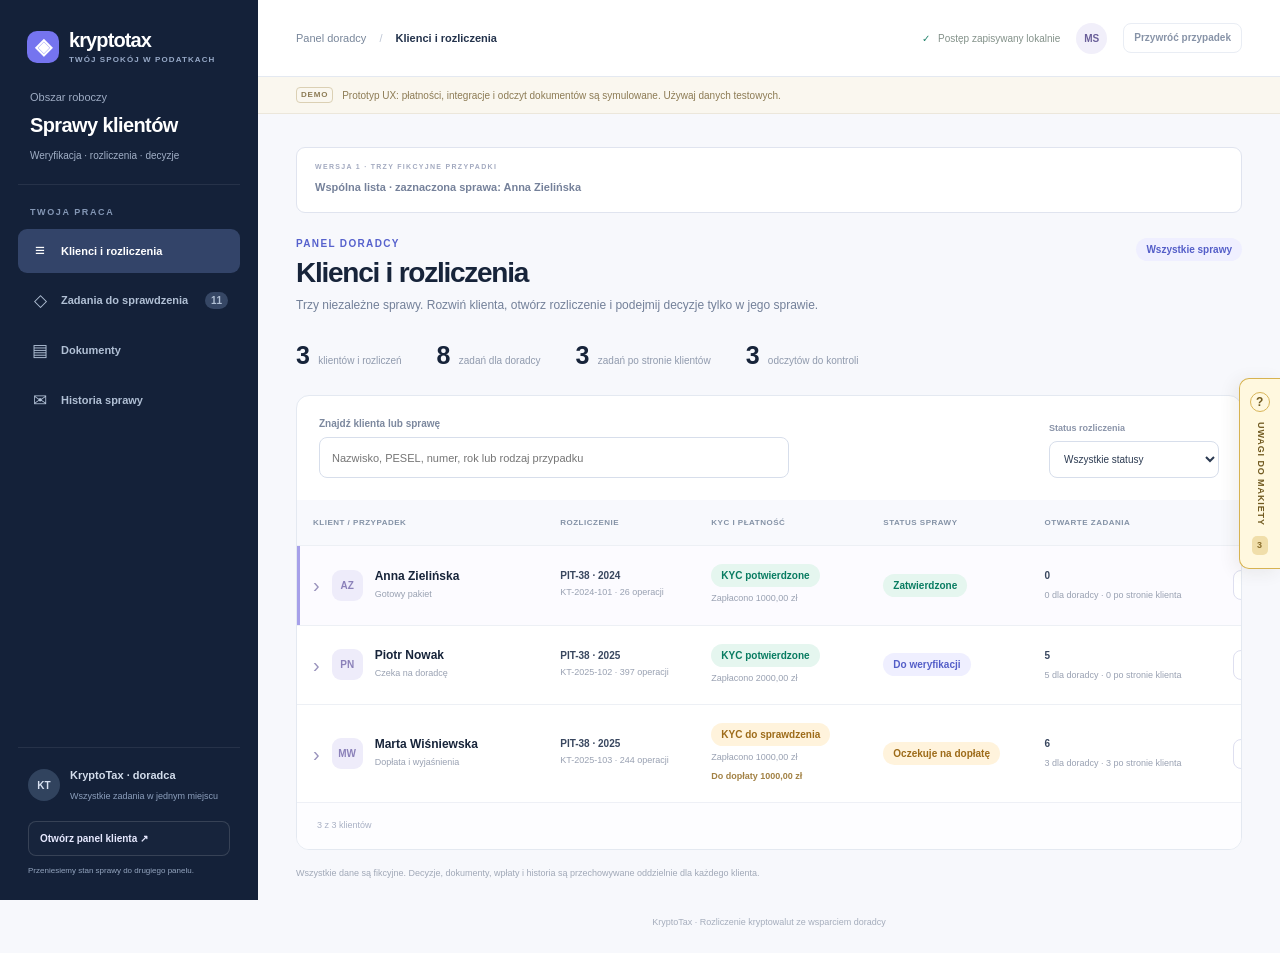
<file: working/mockup-szefa/KryptoTax_doradca.html>
<!doctype html>
<html lang="pl">
<head>
<meta charset="utf-8">
<meta name="viewport" content="width=device-width,initial-scale=1">
<meta name="theme-color" content="#101c34">
<title>KryptoTax — panel doradcy · klienci i rozliczenia</title>
<style>
:root{--ink:#17243a;--sub:#738099;--line:#e4e9f1;--canvas:#f5f7fb;--nav:#101c34;--nav2:#1c2c4a;--purple:#555ce2;--purple2:#edf0ff;--green:#087c61;--greenbg:#e5f6ef;--amber:#9d6b19;--amberbg:#fff3dc;--red:#b84358;--redbg:#ffedf0}
*{box-sizing:border-box}html,body{margin:0;min-height:100%;font-family:Inter,-apple-system,BlinkMacSystemFont,"Segoe UI",sans-serif;color:var(--ink);background:#e8edf6}button,input,select,textarea{font:inherit}button{cursor:pointer}button:disabled{cursor:not-allowed;opacity:.42}button:focus-visible,input:focus-visible,textarea:focus-visible,select:focus-visible{outline:3px solid #abb1ff;outline-offset:2px}#app{min-height:100vh}.shell{min-height:100vh;display:grid;grid-template-columns:232px minmax(0,1fr)}.sidebar{background:var(--nav);color:white;padding:24px 13px;display:flex;flex-direction:column;gap:31px}.logo{display:flex;gap:10px;align-items:center;padding:3px 12px}.logo-symbol{width:32px;height:32px;display:grid;place-items:center;border-radius:10px;background:#7179fc;font-size:22px;font-weight:900}.logo-text{font-size:20px;font-weight:850;letter-spacing:-.9px;line-height:1.1}.logo-text small{display:block;color:#a5b2ce;font-size:9px;font-weight:750;letter-spacing:1.5px;margin-top:5px}.nav-label{font-size:10px;color:#8495b2;padding-left:13px;letter-spacing:1.5px;font-weight:800;margin:0 0 9px}.navigation{display:flex;flex-direction:column;gap:3px}.navigation button{width:100%;background:transparent;color:#b1c0d5;border:0;padding:12px 13px;text-align:left;font-size:12px;font-weight:660;display:flex;align-items:center;gap:11px;border-radius:9px}.navigation button:hover{background:#243452;color:white}.navigation button.active{background:#334469;color:white}.nav-icon{width:20px;text-align:center;font-size:17px;font-weight:400}.count{margin-left:auto;border-radius:10px;font-size:10px;background:#364765;padding:3px 6px}.side-panel-link{margin-top:16px;padding-top:14px;border-top:1px solid #293751}.other-link{display:block;color:#e7e9ff;text-decoration:none;font-weight:750;border:1px solid #465474;border-radius:8px;padding:10px 9px;font-size:11px;line-height:1.5}.other-link:hover{background:#2b3b5e}.side-hint{font-size:9px;line-height:1.6;color:#94a5bf;margin-top:9px}.side-bottom{margin-top:auto;border-top:1px solid #293751;padding:16px 12px 0;color:#93a3bf;font-size:10px;line-height:1.7}.main{background:var(--canvas);min-width:0}.top{height:74px;background:#fff;display:flex;justify-content:space-between;align-items:center;padding:0 33px;border-bottom:1px solid var(--line)}.breadcrumb{font-size:12px;color:#78869a}.breadcrumb strong{color:#24334c}.head-right{display:flex;align-items:center;gap:11px}.avatar{height:31px;width:31px;display:grid;place-items:center;background:#e8eafe;border-radius:50%;color:#5c57a2;font-size:10px;font-weight:850}.demo-strip{background:#fff9e9;border-bottom:1px solid #f0e8d0;color:#876523;font-size:11px;padding:10px 33px}.content{padding:30px 34px 55px;max-width:1200px;margin:auto}.pagehead{display:flex;align-items:flex-start;justify-content:space-between;gap:18px;margin-bottom:22px}.eyebrow{color:#5762cd;font-size:10px;font-weight:820;letter-spacing:1.35px;text-transform:uppercase;margin:0 0 8px}.pagehead h1{font-weight:840;font-size:28px;line-height:1.17;letter-spacing:-1.25px;margin:0 0 7px}.pagehead p{margin:0;font-size:12px;color:var(--sub);line-height:1.65}.pill{display:inline-flex;align-items:center;gap:5px;white-space:nowrap;padding:6px 10px;border-radius:50px;background:#edf1f7;color:#637189;font-weight:750;font-size:10px}.pill.green{background:var(--greenbg);color:var(--green)}.pill.amber{background:var(--amberbg);color:var(--amber)}.pill.red{background:var(--redbg);color:var(--red)}.pill.purple{background:var(--purple2);color:#545ec8}.btn{border:1px solid transparent;min-height:39px;display:inline-flex;gap:8px;align-items:center;justify-content:center;padding:10px 14px;border-radius:9px;line-height:1.25;font-size:11px;font-weight:780;text-align:center;background:#edf0f7;color:#43506a}.btn:hover:not(:disabled){filter:brightness(.97)}.btn.primary{background:var(--purple);color:#fff}.btn.secondary{border-color:#ccd1f4;background:#fff;color:#4c55c7}.btn.dark{background:#1b2a49;color:white}.btn.small{min-height:30px;padding:7px 11px;font-size:10px}.buttons{display:flex;flex-wrap:wrap;gap:8px;align-items:center}.card{background:white;border:1px solid var(--line);border-radius:13px;padding:20px;min-width:0}.cardhead{display:flex;justify-content:space-between;align-items:center;gap:10px;margin-bottom:16px}.card h2{font-size:16px;letter-spacing:-.35px;line-height:1.3;margin:0}.card h3{font-size:12px;margin:0;line-height:1.5}.card p{font-size:11px;line-height:1.65;color:var(--sub);margin:5px 0 0}.muted{color:var(--sub)}.fine{font-size:10px;color:#8290a7}.bold{font-weight:800}.grid{display:grid;grid-template-columns:1.3fr 1fr;gap:16px}.equal{display:grid;grid-template-columns:1fr 1fr;gap:16px}.stack{display:flex;flex-direction:column;gap:16px}.stats{display:grid;grid-template-columns:repeat(3,minmax(0,1fr));gap:12px;margin-bottom:17px}.stat{border:1px solid var(--line);border-radius:12px;background:#fff;padding:18px}.stat-label{font-size:10px;color:#8593a7;font-weight:600}.stat-value{font-size:25px;font-weight:840;letter-spacing:-.9px;margin:7px 0 4px}.stat-caption{font-size:10px;color:#8693a6}.hero{background:linear-gradient(110deg,#1c2a50,#293b6c);color:white;border-radius:14px;padding:26px;margin-bottom:18px;display:flex;gap:18px;align-items:center;justify-content:space-between;position:relative;overflow:hidden}.hero:after{content:"";position:absolute;width:230px;height:230px;border:28px solid #ffffff0a;border-radius:50%;right:-70px;top:-115px;pointer-events:none}.hero h2{font-size:21px;line-height:1.25;margin:4px 0 8px;font-weight:830;letter-spacing:-.6px;color:white}.hero p{font-size:12px;line-height:1.65;color:#c5d0e6;max-width:550px;margin:0}.hero .tag{font-size:10px;color:#b8c4f8;letter-spacing:1.4px;font-weight:830}.hero .btn{position:relative;z-index:1;background:#fff;color:#3545ad;flex-shrink:0}.step{display:flex;align-items:flex-start;gap:12px;padding:13px 0;border-bottom:1px solid #edf0f5}.step:last-child{border:0;padding-bottom:0}.stepdot{border-radius:50%;height:28px;width:28px;flex-shrink:0;display:grid;place-items:center;background:#eaedff;color:#5362ca;font-weight:800;font-size:11px}.stepdot.done{background:#e5f5ee;color:#16866b}.stepbody{flex:1}.step .btn{align-self:center}.line{border-bottom:1px solid #eef1f6;padding:12px 0;display:flex;align-items:center;justify-content:space-between;gap:12px}.line:last-child{border:0}.source{display:flex;gap:12px;align-items:center;border-bottom:1px solid #edf0f5;padding:13px 0}.source:last-child{border:0}.sourceIcon{width:39px;height:39px;flex:0 0 39px;border-radius:11px;background:#eff1ff;color:#525ad2;display:grid;place-items:center;font-weight:830;font-size:17px}.source b{font-size:12px}.source .pill{margin-left:auto}.source small{display:block;color:#8a98ae;font-size:10px;margin-top:4px}.note{background:#eff1ff;color:#5962a5;border-radius:9px;padding:13px 15px;font-size:11px;line-height:1.65;margin:15px 0}.note.good{background:#eaf8f0;color:#157959}.note.warn{background:#fff6e5;color:#916921}.timeline{border-left:1px solid #d9e1ee;margin-left:7px;padding-left:18px}.event{position:relative;padding:0 0 21px 12px}.event:before{content:"";position:absolute;left:-23px;top:3px;border:2px solid white;width:9px;height:9px;border-radius:50%;background:#abb5eb}.event:last-child{padding-bottom:0}.event b{font-size:11px}.event p{font-size:10px;color:#8996a9;margin-top:4px;line-height:1.6}.progress{height:7px;border-radius:10px;background:#e9edf5;overflow:hidden;margin:13px 0}.progress span{background:#626de7;display:block;height:100%;border-radius:10px}.exception{border:1px solid var(--line);border-radius:13px;background:white;padding:19px;margin-bottom:15px}.exception-top{display:flex;justify-content:space-between;gap:15px;align-items:flex-start}.exception h2{font-size:16px;margin:3px 0 7px}.exception p{font-size:11px;line-height:1.65;color:#7b889e;margin:0}.actions{display:flex;gap:9px;flex-wrap:wrap;margin-top:15px;align-items:center}.filemark{padding:8px 10px;background:#f1f4fb;color:#65738f;border-radius:7px;font-size:10px}.box{background:#f8fafd;border:1px solid #e9edf4;border-radius:9px;padding:14px;margin-top:14px}.box label{font-size:10px;color:#8795a8;display:block;margin-bottom:7px}textarea,select,input[type=text]{border:1px solid #d7deeb;background:#fff;border-radius:8px;color:#2b3a51;padding:10px 12px;font-size:12px;width:100%;max-width:100%}textarea{resize:vertical;min-height:100px;line-height:1.5}select{width:auto;min-width:200px}input[type=checkbox]{accent-color:#585fe1}.table-scroll{overflow:auto}table{border-collapse:collapse;width:100%;min-width:560px;text-align:left}th{background:#f8fafd;text-transform:uppercase;letter-spacing:.5px;color:#8492a6;font-size:9px;font-weight:800}td{font-size:11px;color:#39475f}th,td{padding:13px 11px;border-bottom:1px solid #edf0f5}tbody tr:last-child td{border:0}.right{text-align:right}.docrow{display:flex;gap:12px;align-items:center;padding:13px 0;border-bottom:1px solid #edf0f5}.docrow:last-child{border:0}.docicon{font-size:18px;background:#edf0ff;color:#6269cb;padding:10px;border-radius:9px}.docrow h3{margin:0}.docrow .btn{margin-left:auto}.amount{font-size:36px;font-weight:860;letter-spacing:-1.7px;margin:5px 0 7px}.bars{margin-top:14px}.bars label{display:block;color:#8090a3;font-size:10px;margin-top:14px}.bars .progress{margin:7px 0}.mono{font-variant-numeric:tabular-nums}.modalback{position:fixed;inset:0;z-index:80;background:#0e1837a8;display:flex;align-items:center;justify-content:center;padding:18px}.modal{background:white;border-radius:14px;width:min(500px,100%);padding:25px;box-shadow:0 30px 90px #0d1c384f;max-height:90vh;overflow-y:auto}.modal h2{font-size:20px;letter-spacing:-.6px;margin:0 0 8px}.modal p{font-size:12px;color:#78869b;line-height:1.65}.modal .paper{background:#f8fafc;border:1px solid #e7ecf4;border-radius:9px;margin:15px 0;padding:20px}.modalbuttons{display:flex;justify-content:flex-end;margin-top:16px}.toast{position:fixed;bottom:20px;left:50%;transform:translateX(-50%);background:#182743;color:#fff;z-index:90;border-radius:9px;padding:12px 17px;font-size:11px;box-shadow:0 10px 38px #0d18383b;max-width:90%;text-align:center}.hidden{display:none!important}.status-intro{display:flex;align-items:center;justify-content:space-between;gap:12px}.status-intro b{font-size:14px}.fake-upload{margin-top:12px;display:none}.checkline{display:flex;gap:10px;align-items:flex-start;margin-top:17px;font-size:11px;color:#34445d;line-height:1.6}.smallcaps{font-size:10px;color:#8793a6;text-transform:uppercase;letter-spacing:1px;font-weight:780}.mt16{margin-top:16px}.mt20{margin-top:20px}
.choice-list{display:flex;flex-direction:column;gap:9px;margin:17px 0}.choice{display:flex;align-items:center;gap:10px;padding:13px;border:1px solid var(--line);border-radius:9px;background:#f9fafe;cursor:pointer;font-size:12px;line-height:1.5}.choice:has(input:checked){border-color:#8e96e9;background:#f0f2ff;font-weight:720}.choice input{width:17px;height:17px;flex:0 0 17px}
@media(max-width:850px){.shell{grid-template-columns:1fr}.sidebar{padding:12px;gap:8px}.logo{padding:2px 10px}.nav-label{display:none}.side-bottom{padding:7px 10px 2px;border:0;font-size:9px}.side-panel-link{margin-top:5px;padding-top:7px}.side-hint{display:none}.navigation{flex-direction:row;overflow:auto}.navigation button{width:auto;white-space:nowrap;flex-shrink:0;padding:10px 12px}.nav-icon{width:auto}.top{padding:0 18px;height:62px}.demo-strip{padding:10px 18px}.content{padding:23px 17px 36px}}
@media(max-width:600px){.breadcrumb{display:none}.pagehead{flex-wrap:wrap}.pagehead h1{font-size:24px}.stats{grid-template-columns:repeat(2,minmax(0,1fr))}.stat:last-child{grid-column:span 2}.grid,.equal{grid-template-columns:1fr}.hero{flex-direction:column;align-items:stretch;padding:22px}.hero .btn{align-self:flex-start}.exception-top{flex-direction:column}.head-right{width:100%;justify-content:space-between}.avatar{display:none}.source .pill{font-size:9px}.card{padding:16px}.logo-text{font-size:18px}}

/* Client wizard: the five-step journey replaces the dashboard navigation. */
:root{--canvas:#f7f8fc;--purple:#5755d9;--purple2:#efefff}
body{background:var(--canvas)}.wizard-shell{grid-template-columns:258px minmax(0,1fr)}
.sidebar{padding:29px 18px 22px;gap:26px;background:#142139}.logo{color:white;text-decoration:none;padding:0 9px}.logo-text small{font-size:8px;letter-spacing:1.1px;color:#97a9c7}.logo-symbol{background:#7574ef}
.side-case{padding:0 12px 21px;border-bottom:1px solid #ffffff14}.side-case>span{font-size:11px;color:#9eacc4}.side-case strong{display:flex;align-items:center;gap:10px;font-size:22px;letter-spacing:-.6px;margin:9px 0 8px}.side-case strong span{font-size:12px;font-weight:650;letter-spacing:0;padding:5px 9px;border:1px solid #ffffff26;border-radius:6px}.side-case small{font-size:10px;color:#a1afc6}.nav-label{font-size:9px;letter-spacing:1.6px;color:#8497b5;padding-left:12px;margin-bottom:12px}
.wizard-nav ol{padding:0;margin:0;list-style:none}.wizard-nav li{position:relative}.wizard-nav li:not(:last-child):after{content:'';position:absolute;top:48px;bottom:-8px;left:29px;width:1px;background:#3a4961;pointer-events:none}.wizard-nav-step{position:relative;width:100%;display:flex;align-items:center;gap:12px;padding:13px 12px;text-align:left;background:transparent;border:1px solid transparent;border-radius:10px;color:#aebbd1;margin-bottom:9px;min-height:66px}.wizard-nav-step:hover{background:#ffffff08;color:white}.wizard-nav-step.active{background:#333e64;border-color:#505c89;color:white}.wizard-number{width:32px;height:32px;flex:0 0 32px;display:grid;place-items:center;border-radius:50%;border:1px solid #536079;color:#b5c1d5;font-size:12px;font-weight:750;background:#142139;z-index:1}.is-done .wizard-number{background:#203f43;border-color:#37605d;color:#91d5bc}.active .wizard-number{background:#8c8af5;color:#fff;border-color:#8c8af5}.wizard-nav-copy strong{display:block;font-size:12px;font-weight:680}.wizard-nav-copy small{display:block;font-size:10px;color:#91a2bf;margin-top:6px}.active .wizard-nav-copy small{color:#bfc7e6}.current-dot{height:5px;width:5px;border-radius:50%;background:#b2acff;margin-left:auto}.side-tools{border-top:1px solid #ffffff14;padding-top:21px}.navigation{gap:3px}.navigation button{padding:10px 12px;font-size:11px}.side-bottom{padding:18px 10px 0;border-color:#ffffff14}.advisor-mini{display:flex;gap:10px;align-items:center;margin-bottom:17px}.advisor-avatar{display:grid;place-items:center;width:32px;height:32px;background:#31435e;color:#d9e2f2;font-size:10px;font-weight:700;border-radius:50%}.advisor-mini strong{display:block;font-size:11px;color:#d3ddec}.advisor-mini span:not(.advisor-avatar){display:block;font-size:9px;color:#8c9fbc;margin-top:4px}.other-link{font-size:10px;font-weight:600;background:#ffffff04;padding:9px 11px;border-color:#ffffff23}.side-hint{font-size:8px}
.top{height:77px;padding:0 38px}.breadcrumb{font-size:11px}.breadcrumb span{padding:0 10px;color:#bec6d5}.head-right{gap:16px}.save-state{font-size:10px;color:#839189}.save-state>span{color:#22846c;padding-right:5px}.top .btn{background:transparent;color:#8793a7;font-size:9px;border:1px solid #e9edf4;min-height:28px}.top .avatar{background:#f1effa;color:#6a5f99}.demo-strip{display:flex;gap:9px;align-items:center;background:#faf7ef;color:#8c7b54;border-color:#ece7db;font-size:10px;padding:10px 38px;line-height:1.5}.demo-badge{font-size:8px;letter-spacing:.8px;border:1px solid #dbd0b4;border-radius:4px;padding:1px 4px;font-weight:800;flex-shrink:0}
.content{padding:33px 38px 28px;max-width:1220px}.wizard-meta{display:flex;justify-content:space-between;align-items:center}.wizard-meta .eyebrow{font-size:9px;letter-spacing:1.5px;margin:0}.wizard-count{color:#929aaf;font-size:11px}.wizard-count strong{color:#5d5cc0}.wizard-track{display:flex;gap:5px;margin:13px 0 27px}.wizard-track span{height:4px;background:#e3e6ef;border-radius:4px;flex:1}.wizard-track .filled{background:#7470e4}.wizard-heading{display:flex;justify-content:space-between;align-items:flex-start;gap:24px;margin-bottom:26px}.wizard-heading h1{font-size:30px;font-weight:760;letter-spacing:-1.1px;line-height:1.23;margin:0 0 11px;outline:none}.wizard-heading p{font-size:12px;color:#7d899e;line-height:1.8;margin:0;max-width:640px}.year-tag{background:#fff;border:1px solid #e1e5ef;border-radius:8px;padding:9px 11px;font-size:10px;white-space:nowrap;display:flex;gap:9px;color:#8591a7;line-height:1.3}.year-tag strong{font-weight:700;color:#4e5b74}.welcome-note{border:1px solid #e3e3f7;border-radius:12px;background:#efeffb;padding:17px 20px;display:flex;gap:14px;align-items:center;margin-bottom:22px}.welcome-icon{height:34px;width:34px;border-radius:10px;background:#fff;display:grid;place-items:center;font-size:22px;color:#7470cf;flex:0 0 34px}.welcome-note strong{font-size:12px;color:#4c4b85;font-weight:720}.welcome-note p{margin:5px 0 0;font-size:11px;color:#80809f;line-height:1.7}.wizard-body>.grid{grid-template-columns:minmax(0,1.35fr) minmax(0,1fr);gap:20px}.wizard-body .card{padding:23px;border-radius:13px;box-shadow:0 3px 8px #26355902}.card h2{font-size:15px;font-weight:730}.cardhead{gap:12px}.card p,.exception p{line-height:1.8}.note{font-size:11px;font-weight:400}.btn{min-height:41px;font-size:11px;border-radius:8px;padding:11px 15px;font-weight:720}.btn.primary{box-shadow:0 3px 5px #5755d912}.btn.secondary{border-color:#dedff0;color:#6364a4}.btn.small{min-height:30px;font-size:10px;padding:7px 10px}.choice{padding:15px 13px;background:#fff;transition:background .15s,border-color .15s}.choice:has(input:checked){background:#f5f4ff;border-color:#a29de6}.source small,.docrow p{overflow-wrap:anywhere}.source{padding:16px 0}.sourceIcon{background:#f3f3fb;border:1px solid #eaeaf7;border-radius:11px}.exception{padding:23px}.exception .eyebrow{font-size:9px}.exception h2{font-size:17px;letter-spacing:-.3px}.box{background:#f9faff}.wizard-footer{display:flex;align-items:center;justify-content:space-between;gap:20px;margin-top:25px;padding-top:23px;border-top:1px solid #e1e5ef}.wizard-footer-next{display:flex;gap:18px;align-items:center}.next-caption{font-size:10px;color:#8a95a9}.wizard-footer .btn{min-height:44px;padding:12px 19px}.start-label{font-size:11px;color:#8995a8}.wizard-reassurance{display:flex;justify-content:space-between;gap:14px;font-size:9px;line-height:1.6;color:#98a1b3;margin-top:17px}.main-footnote{text-align:center;color:#a5adbc;font-size:9px;padding:8px 20px 26px}.return-to-wizard{display:flex;align-items:center;gap:14px;margin-bottom:23px}.return-to-wizard>span{font-size:10px;color:#8a95a8}
.summary-layout{display:grid;grid-template-columns:minmax(0,1.55fr) minmax(0,1fr);gap:20px;align-items:start}.summary-intro{margin-bottom:7px!important}.summary-row{display:flex;align-items:center;gap:12px;padding:21px 0;border-bottom:1px solid #edf0f6}.summary-check{display:grid;place-items:center;align-self:flex-start;margin-top:1px;height:26px;width:26px;flex:0 0 26px;border:1px solid #eee0bc;background:#fff8e8;color:#9d7d39;border-radius:50%;font-size:11px;font-weight:750}.summary-check.done{background:#eaf6ef;color:#26836a;border-color:#d6eadd}.summary-copy{flex:1;min-width:0}.summary-copy h3{font-size:12px}.summary-copy p{font-size:10px;overflow-wrap:anywhere}.summary-row .btn{max-width:127px}.summary-add-note{display:flex;gap:10px;color:#9098ac;font-size:10px;line-height:1.8;padding-top:19px}.summary-add-note>span{font-size:19px;color:#8384b0}.handoff-card{background:#f0effb;border-color:#e0def4!important}.handoff-card>.eyebrow{font-size:8px;letter-spacing:1.3px}.handoff-icon{height:44px;width:44px;background:#e4e1f8;border:1px solid #dbd7f4;color:#6e67c4;border-radius:13px;display:grid;place-items:center;font-size:23px;margin:22px 0 18px}.handoff-card h2{font-size:20px;letter-spacing:-.6px;line-height:1.4;max-width:240px}.handoff-card p{margin-top:12px;color:#7c7b99;font-size:11px}.handoff-card>.btn{width:100%;margin-top:22px;font-size:11px}.handoff-card>.btn:disabled{opacity:1;background:#dcd9ee;color:#8b86a9;box-shadow:none}.handoff-card .handoff-caption{display:block;color:#9390a8;font-size:9px;line-height:1.8;margin-top:11px}.handoff-card>.btn.small{margin-top:13px;background:transparent;border-color:#d3d0ea}.result-details{border:1px solid #e2e6ef;border-radius:12px;background:white;margin-top:22px;overflow:hidden}.result-details>summary{display:flex;align-items:center;justify-content:space-between;gap:14px;padding:21px 23px;cursor:pointer;list-style:none}.result-details>summary::-webkit-details-marker{display:none}.result-details>summary strong{display:block;font-size:12px;font-weight:700}.result-details>summary small{display:block;color:#99a1b2;font-size:10px;margin-top:5px;line-height:1.6}.result-peek{font-size:18px;letter-spacing:-.5px;font-weight:750;white-space:nowrap;color:#62678b}.result-peek>span{margin-left:15px;color:#969ab4;font-size:18px}.result-details-body{padding:0 23px 23px}.result-details[open]>summary{border-bottom:1px solid #edf0f6;margin-bottom:23px}.result-details .stats{gap:9px}.result-details .stat{padding:14px}.result-details .stat-value{font-size:21px}
@media(min-width:1100px){.sidebar{position:sticky;top:0;height:100vh;overflow-y:auto}.main{min-height:100vh}}
@media(max-width:1100px){.wizard-shell{grid-template-columns:225px minmax(0,1fr)}.sidebar{padding:24px 12px}.top{padding:0 25px}.content{padding:28px 25px}.demo-strip{padding:10px 25px}.save-state{display:none}.wizard-heading h1{font-size:27px}.wizard-body>.grid{grid-template-columns:1fr}.wizard-body>.grid>.card+ .card{background:#fcfcfe}.summary-layout{grid-template-columns:1fr}.handoff-card h2{max-width:none}.handoff-card .handoff-icon{display:none}.handoff-card h2{margin-top:13px}.handoff-card>.btn{max-width:320px}.next-caption{display:none}}
@media(max-width:850px){.wizard-shell{grid-template-columns:1fr}.sidebar{padding:18px 20px;gap:18px}.sidebar>.logo{padding:0}.logo-text{font-size:20px}.logo-text small{font-size:7px}.side-case,.side-bottom,.journey>.nav-label,.side-tools>.nav-label{display:none}.journey{min-width:0}.wizard-nav ol{display:flex;gap:5px}.wizard-nav li{flex:1;min-width:0}.wizard-nav li:not(:last-child):after{display:none}.wizard-nav-step{flex-direction:column;justify-content:center;gap:8px;padding:10px 4px;margin:0;min-height:78px}.wizard-nav-copy strong{font-size:10px;line-height:1.4;text-align:center}.wizard-nav-copy small,.current-dot{display:none}.wizard-number{width:25px;height:25px;flex:0 0 25px;font-size:10px}.side-tools{border-top:1px solid #ffffff14;padding-top:11px}.navigation{gap:15px;justify-content:center;overflow:visible}.navigation button{font-size:10px;padding:4px 6px;gap:7px}.nav-icon{font-size:15px}.top{height:59px}.breadcrumb{display:block;font-size:10px}.head-right{width:auto;gap:12px}.top .avatar{display:none}.demo-strip{font-size:9px}.content{padding:25px 21px}.wizard-track{margin-bottom:24px}.wizard-heading h1{font-size:26px}.wizard-heading{gap:16px}.wizard-body>.grid{grid-template-columns:1.2fr 1fr}.wizard-body .card{padding:19px}.wizard-footer{margin-top:22px}.welcome-note{padding:15px 17px}.wizard-reassurance{font-size:9px}.summary-layout{grid-template-columns:1.45fr 1fr}.summary-row{flex-wrap:wrap;gap:9px}.summary-row .btn{margin-left:35px}.handoff-card h2{font-size:19px}.handoff-card>.eyebrow{font-size:8px}.result-details-body{padding:0 16px 16px}}
@media(max-width:650px){.sidebar{padding:17px 14px;gap:16px}.wizard-nav-step{min-height:76px;padding:9px 1px}.wizard-nav-copy strong{font-size:9px}.navigation{gap:13px}.top{padding:0 19px}.top .breadcrumb{font-size:9px}.breadcrumb span{padding:0 5px}.demo-strip{padding:9px 19px;align-items:flex-start}.content{padding:24px 17px}.wizard-heading{margin-bottom:23px}.wizard-heading h1{font-size:25px;letter-spacing:-.8px;line-height:1.25}.wizard-heading p{font-size:11px}.year-tag{display:none}.wizard-track{margin:12px 0 22px}.wizard-meta .eyebrow{font-size:8px}.wizard-count{font-size:10px}.welcome-note{gap:11px;padding:14px}.welcome-note strong{font-size:11px}.welcome-note p{font-size:10px}.welcome-icon{width:29px;height:29px;flex-basis:29px;font-size:19px}.wizard-body>.grid,.summary-layout{grid-template-columns:1fr}.wizard-body .card,.exception{padding:18px}.wizard-footer{gap:10px;align-items:stretch}.wizard-footer-back{display:flex;align-items:center}.wizard-footer .btn{font-size:10px;padding:12px;min-height:43px}.wizard-footer-next{justify-content:flex-end}.start-label{font-size:10px}.wizard-reassurance{flex-direction:column;gap:4px;font-size:8px}.summary-row{flex-wrap:nowrap;padding:17px 0}.summary-row .btn{margin:0;max-width:100px;font-size:9px;padding:7px 9px}.summary-copy p{font-size:10px}.summary-card .cardhead{align-items:flex-start}.summary-card .cardhead h2{font-size:14px}.summary-card .pill{font-size:9px}.handoff-card>.btn{max-width:none}.result-details>summary{padding:17px;align-items:flex-start}.result-peek{font-size:16px}.result-peek>span{margin-left:6px}.result-details>summary small{font-size:9px}.result-details .grid{grid-template-columns:1fr}.return-to-wizard{align-items:flex-start;flex-direction:column;gap:9px}.choice{font-size:11px}.source .pill{padding:5px 7px;font-size:8px}.source b{font-size:11px}.source small{font-size:9px;line-height:1.6}.source{gap:9px}.sourceIcon{width:33px;height:33px;flex-basis:33px;font-size:15px}.main-footnote{font-size:8px}}
@media(prefers-reduced-motion:reduce){*{scroll-behavior:auto!important;transition:none!important}}


.year-layout{display:grid;grid-template-columns:minmax(0,1.4fr) minmax(0,1fr);gap:20px;align-items:start}.year-options{display:flex;flex-direction:column;gap:11px;margin:23px 0}.year-choice{display:flex;align-items:center;gap:13px;cursor:pointer;border:1px solid #e0e4ef;border-radius:10px;padding:18px 15px;background:#fff}.year-choice.selected{border-color:#9590e4;background:#f7f6ff;box-shadow:0 0 0 1px #a6a0ee15}.year-choice input{accent-color:var(--purple);width:17px;height:17px;margin:0}.year-choice strong{font-size:23px;letter-spacing:-.5px;display:block}.year-choice small{display:block;color:#8a91a7;font-size:10px;margin-top:4px}.year-recommended{margin-left:auto;font-size:8px;padding:6px 8px;border-radius:5px;background:#edebfc;color:#827bc2;line-height:1.5;text-align:center}.year-other-label{display:block;font-size:10px;color:#7b879d;margin-bottom:9px}.year-card select{width:100%;font-size:11px}.year-current{display:flex;justify-content:space-between;gap:12px;border-top:1px solid #edf0f6;margin-top:22px;padding-top:20px;font-size:11px;color:#8995a8}.year-current strong{color:#5e5b9e}.year-help{background:#f0effb;border-color:#e4e1f5}.year-help>.eyebrow{font-size:8px}.year-help h2{font-size:24px;letter-spacing:-.7px;margin:20px 0 13px;line-height:1.3}.year-help .note{background:#e6e3f7;color:#84809e;font-size:10px}.prior-year-warning{font-size:9px;color:#a47b2e;margin-top:5px}
@media(max-width:1100px){.year-layout{grid-template-columns:1fr}.year-help h2 br{display:none}.year-help h2{font-size:20px;margin:13px 0}.year-help .note{margin-bottom:0}.wizard-nav-step{padding-top:11px;padding-bottom:11px;min-height:61px}.wizard-nav li:not(:last-child):after{top:46px}}
@media(max-width:850px){.year-layout{grid-template-columns:1.3fr 1fr}.wizard-nav-step{min-height:80px}.wizard-nav li:not(:last-child):after{display:none}.wizard-nav-copy strong{font-size:9px}.year-choice{padding:15px 12px}.year-recommended{font-size:7px}}
@media(max-width:650px){.year-layout{grid-template-columns:1fr}.year-choice strong{font-size:21px}.year-choice small{font-size:9px}.year-current{font-size:10px}.wizard-nav-copy strong{font-size:8px}.year-recommended{font-size:7px;padding:5px}.year-options{gap:10px}}


/* Shared form, source, transaction and advisor workspace additions. */
input[type=search],input[type=date],input[type=number]{width:100%;min-width:0;border:1px solid #d7deeb;border-radius:8px;background:#fff;padding:11px 12px;color:#2b3a51;font-size:12px;min-height:41px}input:disabled,select:disabled,textarea:disabled{background:#f5f6fa;color:#858ea0}input[type=radio],input[type=checkbox]{accent-color:var(--purple)}.field-label{display:block;font-size:10px;font-weight:650;color:#7c889e;margin-bottom:8px}.form-grid{display:grid;grid-template-columns:1fr 1fr;gap:18px 16px}.form-field{display:flex;flex-direction:column;gap:8px;min-width:0;font-size:11px;color:#7b879b}.form-field>span{font-size:10px;font-weight:650}.form-field input,.form-field select{width:100%;min-width:0;min-height:42px}.form-field input:focus,.form-field select:focus{border-color:#a5a0eb}.source-copy{flex:1;min-width:0}.source-copy small,.source-copy p{overflow-wrap:anywhere;line-height:1.7}.text-link{font-size:10px;line-height:1.7;color:#7670bd;display:inline-block;margin-top:17px}.note-text{font-size:12px;line-height:1.8;white-space:pre-wrap;overflow-wrap:anywhere}.mb20{margin-bottom:20px}.plain-checks{list-style:none;padding:0;margin:19px 0;font-size:12px;color:#6d7b92}.plain-checks li{padding:10px 0;line-height:1.7}.plain-checks li:before{content:'✓';color:#359379;margin-right:10px}.empty-state{text-align:center;padding:47px 22px;color:#8c97aa}.empty-state>span{display:inline-grid;place-items:center;width:50px;height:50px;margin-bottom:16px;border-radius:14px;background:#f0effb;color:#8a83cf;font-size:24px}.empty-state h2,.empty-state h3{color:#55627b;margin:0 0 9px!important}.empty-state p{max-width:400px;margin:0 auto 20px!important;font-size:12px}.empty-state.compact{padding:25px 12px}.empty-state.compact>span{width:38px;height:38px;font-size:22px}.empty-state.compact p{font-size:11px;margin-bottom:7px!important}.explain-list{padding-left:18px;margin:20px 0;font-size:11px;color:#66758f}.explain-list li{padding:0 0 20px 9px;line-height:1.7}.explain-list p{font-size:11px}.explain-list li:last-child{padding-bottom:0}
.wizard-nav-step{min-height:56px;padding:9px 12px;margin-bottom:7px}.wizard-nav li:not(:last-child):after{top:43px;bottom:-7px}.sidebar{gap:22px}.wizard-nav-copy strong{font-size:11px}.wizard-nav-copy small{font-size:9px}.wizard-number{width:29px;height:29px;flex-basis:29px}.wizard-nav li:not(:last-child):after{left:27px}.journey{min-width:0}.wizard-footer-next{min-width:0}.wizard-footer .btn{white-space:normal}.wizard-heading{margin-bottom:25px}.wizard-heading h1{font-weight:750}
.plan-grid{display:grid;grid-template-columns:repeat(4,minmax(0,1fr));gap:13px}.plan-card{position:relative;display:flex;flex-direction:column;border:1px solid #e0e4ee;border-radius:12px;background:white;padding:21px 18px;cursor:pointer;min-width:0}.plan-card.selected{border-color:#8f89e6;box-shadow:0 0 0 1px #a29be41c;background:#fbfaff}.plan-card>input{position:absolute;right:15px;top:17px;width:15px;height:15px;margin:0}.plan-volume{font-size:29px;letter-spacing:-1px;font-weight:780;color:#303d59;margin-top:5px}.plan-unit{font-size:10px;color:#8a95a9;margin:3px 0 24px}.plan-card>strong{font-size:18px;letter-spacing:-.5px;line-height:1.4;min-height:51px}.plan-card:last-child>strong{font-size:16px}.plan-desc{font-size:10px;line-height:1.8;color:#8a94a8;margin:11px 0 23px;flex:1}.plan-select{display:block;text-align:center;border-radius:7px;padding:9px 7px;background:#f3f4f9;font-size:10px;font-weight:700;color:#858aa6}.selected .plan-select{background:#edebff;color:#6d64c2}.payment-amount{font-size:32px;letter-spacing:-1px;font-weight:750;margin:24px 0}.payment-amount small{font-size:16px;color:#8c93aa;letter-spacing:0}.payment-receipt{padding:17px 0;font-size:11px;color:#7a879e}.payment-receipt>strong{font-size:28px;color:#506478}.payment-receipt .line b{color:#56637a;overflow-wrap:anywhere;text-align:right}.plan-grid+.equal{align-items:start}
.kyc-stages{display:flex;gap:9px;margin-bottom:20px}.kyc-stages button{display:flex;align-items:center;gap:9px;border:1px solid #e0e4ef;border-radius:8px;background:white;color:#949cb0;font-size:11px;padding:12px 14px;flex:1;font-weight:650;text-align:left}.kyc-stages button>span{display:grid;place-items:center;border-radius:50%;height:23px;width:23px;flex:0 0 23px;background:#f0f1f8;font-size:10px}.kyc-stages button.active{border-color:#a9a2e8;background:#f5f3ff;color:#6961b8}.kyc-stages button.active>span{background:#8179d9;color:#fff}.kyc-layout{display:grid;grid-template-columns:minmax(0,1.8fr) minmax(0,1fr);gap:20px;align-items:start}.kyc-actions{display:flex;justify-content:flex-end;gap:10px;margin-top:25px;padding-top:22px;border-top:1px solid #ecedf4}.kyc-help{background:#f0effb;border-color:#e3e0f5!important}.kyc-help h2{font-size:22px;letter-spacing:-.6px;margin:18px 0 12px}.kyc-help p{color:#83809d}.kyc-help .note{background:#e8e5f8;color:#85809d}.identity-overview .line{font-size:11px;color:#8a94a7}.identity-overview b{color:#56627b;text-align:right;overflow-wrap:anywhere}.identity-overview .pill{white-space:normal;text-align:center}.document-upload-grid{display:grid;grid-template-columns:1fr 1fr;gap:13px;margin-top:22px}.upload-tile{position:relative;display:flex;flex-direction:column;align-items:center;justify-content:center;gap:8px;min-height:132px;border:1px dashed #cfcde2;border-radius:10px;background:#fbfaff;text-align:center;padding:18px 12px;cursor:pointer;min-width:0;overflow:hidden}.upload-tile:hover{background:#f5f3ff;border-color:#9890d9}.upload-tile:focus-within{outline:3px solid #bcb6f0;outline-offset:2px}.upload-tile>strong{font-size:11px;font-weight:700;color:#716aa3}.upload-tile>span:not(.upload-symbol){font-size:9px;color:#a09ab2;line-height:1.7;overflow-wrap:anywhere;max-width:100%}.upload-tile input,.upload-button input{position:absolute;inset:0;width:100%;height:100%;opacity:0;cursor:pointer}.upload-symbol{font-size:24px;color:#a19ac9;line-height:1.2}.inline-upload{margin-top:17px;min-height:84px;padding:15px}.upload-button{position:relative;overflow:hidden;cursor:pointer}.source-workspace{display:grid;grid-template-columns:minmax(0,1.2fr) minmax(0,1fr);gap:20px;align-items:start}.upload-options{display:grid;grid-template-columns:1fr 1fr;gap:12px;margin-top:18px}.other-import>.note{margin-bottom:0;font-size:10px}.other-import input[type=text]{font-size:11px}.source-workspace .source{flex-wrap:wrap}.source-workspace .source .btn{margin-left:48px}.source-workspace .source .pill{font-size:9px;padding:5px 8px}.source-workspace .source-copy{min-width:130px}.import-source .source-copy{min-width:100px}.exchange-grid{display:grid;grid-template-columns:repeat(3,minmax(0,1fr));gap:13px;margin-top:22px}.exchange-card{position:relative;display:grid;grid-template-columns:39px minmax(0,1fr);gap:3px 11px;border:1px solid #e5e8f1;border-radius:10px;padding:17px;align-items:center;background:#fff}.exchange-mark{width:36px;height:36px;border-radius:10px;background:color-mix(in srgb,var(--exchange-color) 12%,white);color:var(--exchange-color);font-size:20px;font-weight:800;display:grid;place-items:center;grid-row:span 2}.exchange-card>strong{font-size:12px;overflow-wrap:anywhere}.exchange-card>small{font-size:9px;color:#99a0b1;line-height:1.6}.exchange-card>.btn{grid-column:span 2;margin-top:14px;width:100%;font-size:10px}
.tx-workspace{padding:22px!important}.tx-toolbar{display:flex;align-items:flex-end;justify-content:space-between;gap:25px;margin-bottom:21px}.tx-search{flex:1;min-width:0;max-width:470px}.tx-search input{font-size:11px}.tx-view-switch{display:flex;flex-shrink:0;border:1px solid #e0e3ef;background:#f7f8fc;border-radius:8px;padding:3px;gap:3px}.tx-view-switch button{border:0;background:transparent;color:#9b9eb3;font-size:10px;padding:9px 13px;border-radius:6px;font-weight:700}.tx-view-switch button.active{background:#fff;color:#6f69bd;box-shadow:0 1px 5px #28375112}.tx-filters{display:grid;grid-template-columns:repeat(5,minmax(0,1fr));gap:12px;margin:0 0 20px;padding-bottom:21px;border-bottom:1px solid #eef0f6}.filter-field{display:flex;flex-direction:column;gap:8px;min-width:0;font-size:10px;color:#8a94a9}.filter-field>span{font-size:9px;font-weight:650}.filter-field select{width:100%;min-width:0;font-size:10px;padding:9px 10px;min-height:37px}.tx-results-head{display:flex;justify-content:space-between;align-items:center;gap:12px;font-size:11px;color:#9a9fb1;margin:0 0 16px}.tx-results-head strong{color:#676384}.tx-table{min-width:730px}.tx-table td,.tx-table th{padding:15px 12px;font-size:10px}.tx-table th{font-size:8px}.tx-table td strong{font-size:11px}.tx-table td small,.clients-table small,.calculations-table small{display:block;font-size:9px;line-height:1.7;color:#99a1b2;margin-top:4px}.group-count{display:inline-grid;place-items:center;background:#eeecfa;color:#7871b3;font-size:12px;font-weight:750;min-width:37px;height:28px;border-radius:6px;padding:0 7px}.pagination{display:flex;align-items:center;justify-content:space-between;gap:15px;padding-top:20px;margin-top:12px;border-top:1px solid #edf0f5;font-size:10px;color:#8f99ac}.pagination>label{display:flex;align-items:center;gap:8px}.pagination select{min-width:0;width:auto;padding:6px 8px;font-size:10px}.pagination>div{display:flex;align-items:center;gap:12px}.pagination .btn{min-width:30px}.table-caption{font-size:9px;line-height:1.8;color:#a0a8b7;margin:15px 0 0}
.advisor-content{max-width:1550px}.advisor-shell .sidebar .navigation{gap:5px}.advisor-shell .sidebar .navigation button{font-size:11px;padding:12px}.advisor-shell .side-case strong{font-size:20px}.advisor-metrics{display:flex;gap:35px;flex-wrap:wrap;margin:25px 0 25px}.advisor-metrics>div{display:flex;align-items:baseline;gap:9px}.advisor-metrics strong{font-size:25px;letter-spacing:-.7px;font-weight:760}.advisor-metrics span{font-size:10px;color:#909aad}.client-table-card{padding:0!important;overflow:hidden}.client-table-toolbar{display:flex;align-items:flex-end;gap:25px;justify-content:space-between;padding:22px}.client-table-toolbar .filter-field{min-width:170px}.clients-table{min-width:980px}.clients-table th,.clients-table td{padding:18px 16px}.clients-table th{font-size:8px;background:#f8f9fd}.clients-table td{font-size:10px}.clients-table td:nth-child(1){min-width:230px}.clients-table td:nth-child(3){min-width:160px}.clients-table td:nth-child(5){max-width:210px;line-height:1.7}.client-row:hover{background:#fdfcff}.client-expand{display:flex;align-items:center;gap:12px;text-align:left;border:0;padding:0;background:transparent;color:var(--ink);font-size:12px;cursor:pointer}.client-expand strong{font-size:12px}.expand-arrow{color:#9a94bd;font-size:20px;line-height:1}.table-avatar{height:31px;width:31px;flex:0 0 31px;display:grid;place-items:center;border-radius:9px;background:#eeecfa;color:#8b81b9;font-size:10px;font-weight:750}.expanded-client>td{padding:0 16px 20px 43px!important;background:#f6f7fc}.client-calculations{border:1px solid #e2e5ef;border-radius:9px;background:white;padding:0;overflow:hidden}.nested-heading{display:flex;gap:12px;justify-content:space-between;align-items:center;padding:16px 18px;border-bottom:1px solid #e9edf4;font-size:11px}.nested-heading>span{font-size:9px;color:#a1a7b9}.calculations-table{min-width:850px}.calculations-table th,.calculations-table td{padding:14px 18px;font-size:10px}.calculations-table th{background:#fbfbfe;font-size:8px}.calculations-table td:nth-child(1){min-width:170px}.calculations-table td:nth-child(3){min-width:70px}.calculations-table td:nth-child(5){min-width:135px}.case-workspace{padding:20px;background:#f8f8fd;border-top:1px solid #e8eaf3}.case-workspace-head{display:flex;align-items:center;justify-content:space-between;gap:20px}.case-workspace-head h2{font-size:14px}.case-workspace-head p{font-size:10px;margin-top:4px;color:#969db1}.case-quick-actions{display:flex;gap:8px;margin-top:18px}.task-filter{display:flex;align-items:center;justify-content:space-between;gap:20px;font-size:10px;color:#9099ae;margin:18px 0 12px}.task-filter>label{display:flex;align-items:center;gap:10px}.task-filter select{width:auto;min-width:120px;font-size:10px;padding:7px 9px}.problems-table{min-width:730px;border:1px solid #e6e8f2;border-radius:8px;background:white}.problems-table th,.problems-table td{padding:14px 12px;font-size:10px}.problems-table th{font-size:8px;white-space:nowrap}.problems-table td:first-child{min-width:190px;max-width:340px;overflow-wrap:anywhere;line-height:1.7}.problems-table td:nth-child(2){min-width:90px}.problems-table .pill{font-size:8px}.task-detail-row>td{background:#fcfcff;padding:21px!important}.task-detail h3{font-size:13px;margin-bottom:9px}.task-detail p{font-size:10px;color:#8a93a7;line-height:1.8;margin-bottom:12px}.task-detail>.note{font-size:10px}.task-detail-grid{display:grid;grid-template-columns:1.2fr 1fr;gap:28px}.task-detail-grid>section{min-width:0}.task-detail .line{font-size:10px;color:#8a94a6}.task-detail .line strong{color:#55617a;text-align:right;max-width:60%;overflow-wrap:anywhere}.task-detail .checkline{font-size:10px}.task-detail .form-field{max-width:340px}.identity-data-grid{display:grid;grid-template-columns:1fr 1fr;gap:16px 20px;margin-top:20px}.identity-data-grid>div{display:flex;flex-direction:column;gap:5px;font-size:10px}.identity-data-grid>div>span{font-size:9px;color:#9a9fb2}.identity-data-grid strong{color:#5a6378;overflow-wrap:anywhere}.import-preview{grid-template-columns:repeat(3,minmax(0,1fr))}.advisor-content .grid>.card{align-self:start}.advisor-content .result-details-body .stats{grid-template-columns:1fr}.advisor-content .hero{padding:20px}.advisor-content .hero .amount{font-size:30px}.advisor-content .stats{grid-template-columns:1fr}.advisor-content .stat{padding:12px}.advisor-content .stat-value{font-size:22px}
@media(max-width:1250px){.plan-grid{grid-template-columns:repeat(2,minmax(0,1fr))}.plan-card{padding:19px}.plan-unit{margin-bottom:16px}.plan-card>strong{min-height:0}.plan-desc{margin-bottom:15px}.kyc-layout{grid-template-columns:1fr}.kyc-help{display:none}.exchange-grid{grid-template-columns:repeat(3,minmax(0,1fr))}.exchange-card{grid-template-columns:30px minmax(0,1fr);padding:13px;gap:3px 8px}.exchange-mark{width:29px;height:29px;font-size:17px}.exchange-card strong{font-size:11px}.exchange-card small{font-size:8px}.tx-filters{grid-template-columns:repeat(3,minmax(0,1fr))}.advisor-metrics{gap:25px}.source-workspace{grid-template-columns:1fr}.source-workspace .source-copy{min-width:0}.source-workspace .source{flex-wrap:nowrap}.source-workspace .source .btn{margin-left:0}.other-import .upload-options{grid-template-columns:1fr 1fr}.other-import>.note{max-width:750px}}
@media(max-width:850px){.sidebar{gap:16px;padding:18px 17px}.wizard-nav ol{display:flex;gap:7px;overflow-x:auto;padding:0 0 6px;scrollbar-width:thin;scrollbar-color:#53617c transparent}.wizard-nav li{flex:0 0 89px;min-width:0}.wizard-nav-step{min-height:79px;gap:8px;padding:9px 3px;flex-direction:column;margin:0}.wizard-nav-copy strong{font-size:9px}.wizard-nav li:not(:last-child):after{display:none}.wizard-number{width:25px;height:25px;flex-basis:25px}.wizard-nav-copy small{display:none}.plan-grid{grid-template-columns:repeat(4,minmax(0,1fr))}.plan-card{padding:17px 12px}.plan-card>strong{font-size:16px;min-height:46px}.plan-card:last-child>strong{font-size:14px}.plan-card .plan-volume{font-size:25px}.plan-card .plan-select{font-size:9px}.source-workspace{grid-template-columns:1fr 1fr;gap:15px}.source-workspace .source{flex-wrap:wrap}.source-workspace .source-copy{min-width:110px}.source-workspace .source .btn{margin-left:47px}.exchange-grid{grid-template-columns:repeat(3,minmax(0,1fr))}.kyc-layout{grid-template-columns:1fr}.tx-toolbar{gap:18px}.pagination{flex-wrap:wrap}.advisor-shell .sidebar>.side-case{display:none}.advisor-shell .sidebar .navigation{flex-direction:row;overflow-x:auto;justify-content:flex-start;gap:10px}.advisor-shell .sidebar .navigation button{flex-shrink:0;white-space:nowrap;padding:8px;font-size:10px}.advisor-shell .sidebar>.side-bottom{display:none}.advisor-metrics{gap:22px}.advisor-metrics strong{font-size:22px}.advisor-metrics span{font-size:9px}}
@media(max-width:650px){.plan-grid{grid-template-columns:repeat(2,minmax(0,1fr));gap:11px}.plan-card{padding:18px 13px}.plan-card>strong{min-height:0;font-size:17px}.plan-card:last-child>strong{font-size:14px}.plan-card .plan-volume{font-size:26px}.plan-card .plan-select{font-size:9px;padding:9px 5px}.plan-desc{font-size:9px}.payment-amount{font-size:28px}.form-grid{gap:16px 12px}.form-field{font-size:10px}.form-field input,.form-field select{font-size:11px;padding:10px}.kyc-stages{gap:6px}.kyc-stages button{font-size:9px;gap:6px;padding:10px 7px}.kyc-stages button>span{width:19px;height:19px;flex-basis:19px;font-size:9px}.kyc-actions{gap:8px;justify-content:space-between}.kyc-actions .btn{font-size:10px;padding:11px 12px}.document-upload-grid{gap:11px}.source-workspace{grid-template-columns:1fr}.source-workspace .source{flex-wrap:nowrap}.source-workspace .source-copy{min-width:0}.source-workspace .source .btn{margin-left:0;font-size:8px}.exchange-grid{grid-template-columns:1fr 1fr;gap:10px}.exchange-card{padding:13px 11px}.exchange-card>strong{font-size:10px}.exchange-card small{font-size:8px}.exchange-card>.btn{font-size:9px}.source .source-copy small{font-size:9px}.source .pill{white-space:normal;max-width:83px;text-align:center;line-height:1.5}.upload-tile{padding:16px 10px;min-height:119px}.upload-tile>strong{font-size:10px}.upload-tile>span:not(.upload-symbol){font-size:8px}.upload-options{gap:10px}.tx-toolbar{flex-direction:column;align-items:stretch;gap:15px}.tx-view-switch{align-self:flex-start}.tx-filters{grid-template-columns:1fr 1fr;gap:13px 11px}.tx-workspace{padding:16px!important}.tx-results-head{font-size:10px}.tx-results-head .btn{font-size:9px}.pagination{font-size:9px;gap:15px 9px}.pagination>div{width:100%;justify-content:flex-end;gap:12px}.table-caption{font-size:8px}.wizard-footer{gap:10px}.wizard-footer-back{flex-shrink:0}.wizard-footer-next{flex:1;justify-content:flex-end}.wizard-footer .btn{font-size:10px;padding:11px 12px;line-height:1.6}.start-label{display:none}.client-table-toolbar{flex-direction:column;align-items:stretch;gap:15px;padding:17px}.client-table-toolbar .tx-search{max-width:none}.advisor-metrics{display:grid;grid-template-columns:1fr 1fr;gap:19px 15px}.advisor-metrics>div{gap:7px}.advisor-metrics strong{font-size:23px}.advisor-metrics span{font-size:9px}.task-detail-grid{grid-template-columns:1fr}.import-preview{grid-template-columns:1fr 1fr}.summary-row .btn{max-width:88px;font-size:8px}.summary-copy h3{font-size:11px}.summary-copy p{font-size:9px}.summary-check{width:23px;height:23px;flex-basis:23px;font-size:10px}.summary-row{gap:9px}.result-peek{font-size:15px}.identity-overview .line{font-size:10px}.identity-overview b{max-width:60%}.wizard-heading h1{font-size:25px}.advisor-shell .navigation .count{font-size:8px}.advisor-shell .side-tools{display:none}}
@media(max-width:370px){.form-grid{grid-template-columns:1fr}.document-upload-grid{grid-template-columns:1fr 1fr}.plan-card>strong{font-size:15px}.plan-card:last-child>strong{font-size:13px}.kyc-stages button{flex-direction:column;font-size:9px}.summary-row .btn{max-width:75px;padding:7px 6px}.summary-row{gap:7px}.summary-copy h3{font-size:10px}.source-workspace .source{flex-wrap:wrap}.source-workspace .source-copy{min-width:100px}.source-workspace .source .btn{margin-left:43px}}


.sidebar{min-width:0}.table-scroll{max-width:100%}
@media(max-width:850px){.wizard-shell{grid-template-columns:minmax(0,1fr)}.wizard-nav{min-width:0;max-width:100%}.wizard-nav ol{width:100%;max-width:100%}.side-tools{min-width:0}.navigation{max-width:100%}}

.billing-usage{display:flex;align-items:center;gap:22px;padding:17px 20px;background:#fff;border:1px solid #e1e6ee;border-radius:11px;margin-bottom:21px}.billing-usage>div:first-child{min-width:0}.billing-usage strong{font-size:16px;letter-spacing:-.4px;display:block}.billing-usage strong>span{font-size:11px;font-weight:500;color:#8791a5;letter-spacing:0}.billing-usage small{display:block;color:#929bad;font-size:9px;margin-top:6px;line-height:1.7}.billing-meter{height:5px;min-width:50px;max-width:200px;flex:1;background:#edf0f6;border-radius:9px;overflow:hidden;margin-left:auto}.billing-meter>span{display:block;height:100%;background:#69ad92;border-radius:9px}.billing-card{border:1px solid #e8d3a7;border-radius:13px;padding:23px;background:#fffcf5;margin-bottom:23px}.billing-heading{display:flex;gap:13px;align-items:flex-start}.billing-alert-icon{display:grid;place-items:center;width:35px;height:35px;flex:0 0 35px;background:#fbefd7;border:1px solid #f0dfbc;color:#b58a3b;border-radius:10px;font-size:21px}.billing-heading>div{flex:1;min-width:0}.billing-heading .eyebrow{color:#ac873f;font-size:8px;letter-spacing:1.2px;margin:0 0 7px}.billing-heading h2{font-size:18px;letter-spacing:-.4px;line-height:1.4;margin:0 0 8px;font-weight:730}.billing-heading p{font-size:11px;line-height:1.8;color:#9a8a6b;margin:0}.billing-heading>.pill{margin-left:auto;font-size:9px}.billing-numbers{display:grid;grid-template-columns:1.15fr 1fr 1fr 1fr;gap:15px;margin:22px 0;padding:18px 0;border-top:1px solid #eee3cf;border-bottom:1px solid #eee3cf}.billing-numbers>div>span{display:block;font-size:9px;color:#a2947b;margin-bottom:7px}.billing-numbers strong{font-size:15px;letter-spacing:-.4px;font-weight:720;line-height:1.6}.billing-numbers>div:first-child strong{font-size:12px;letter-spacing:0}.billing-due strong{color:#9a6a22;font-size:22px;line-height:1.25}.billing-actions{display:flex;align-items:center;gap:20px}.billing-actions .btn{flex-shrink:0}.billing-actions>p{font-size:10px;line-height:1.8;color:#9a8e75;margin:0;max-width:480px}.billing-count-note{display:block;font-size:8px;color:#b2a58c;line-height:1.8;margin-top:15px}.payment-ledger{margin-top:20px;border:1px solid #e8ebf3;border-radius:9px;background:#fafbfe;padding:4px 14px}.payment-ledger>div{display:grid;grid-template-columns:minmax(0,1fr) auto;gap:5px 16px;padding:13px 0;border-bottom:1px solid #e8ecf3;font-size:10px}.payment-ledger>div:last-child{border:0}.payment-ledger span{color:#8791a6;line-height:1.7}.payment-ledger strong{color:#59677e;font-size:11px;white-space:nowrap}.payment-ledger small{grid-column:span 2;color:#a6aec0;font-size:8px;overflow-wrap:anywhere}.payment-ledger .ledger-total strong{color:#5f5ac2}.upgrade-path{display:flex;justify-content:space-between;align-items:center;gap:12px;background:#f3f2fc;border:1px solid #e5e2f7;border-radius:9px;padding:16px;font-size:11px;margin-top:18px}.upgrade-path>span{color:#9293af}.upgrade-path>strong{color:#6861af;text-align:right}.upgrade-breakdown{font-size:11px;margin:20px 0;color:#8791a6}.upgrade-breakdown .line strong{color:#56617a}.upgrade-total{display:flex;justify-content:space-between;align-items:center;gap:15px;padding:20px 0 0}.upgrade-total span{font-size:12px;color:#5c6780}.upgrade-total strong{font-size:29px;letter-spacing:-1px;color:#5d57c2}.upgrade-payer{padding:12px;border:1px solid #e6e9f0;border-radius:7px;font-size:12px;background:#f9fafc;color:#64728c}.upgrade-submit{width:100%;margin-top:15px}.advisor-billing{margin-bottom:0}.task-detail .billing-heading h2{font-size:15px}.task-detail .billing-numbers{grid-template-columns:1fr 1fr}.task-detail .billing-actions{flex-direction:column;align-items:flex-start}.task-detail .billing-card{padding:18px}.billing-state-small{font-size:9px!important;color:#a28144!important;font-weight:650}.summary-billing-blocked .handoff-icon{background:#f4e6c7;color:#b58b45;border-color:#ebd7ac}.summary-billing-blocked{background:#fff8e9!important;border-color:#eddfc0!important}.summary-billing-blocked>.eyebrow{color:#a68b50}.summary-billing-blocked h2{color:#77643e}
@media(max-width:1100px){.billing-heading>.pill{display:none}.billing-numbers{gap:10px}.billing-actions{align-items:flex-start;flex-direction:column;gap:12px}.billing-card{padding:20px}.billing-usage{gap:15px}}
@media(max-width:650px){.billing-card{padding:18px;margin-bottom:20px}.billing-heading{gap:10px}.billing-alert-icon{width:28px;height:28px;flex-basis:28px;border-radius:8px;font-size:18px}.billing-heading h2{font-size:16px}.billing-heading p{font-size:10px}.billing-numbers{grid-template-columns:1fr 1fr;gap:20px 13px;margin:18px 0;padding:17px 0}.billing-numbers strong{font-size:14px}.billing-due strong{font-size:21px}.billing-actions{gap:12px;align-items:stretch}.billing-actions .btn{font-size:10px;padding:12px 10px}.billing-actions>p{font-size:9px}.billing-usage{padding:15px;gap:12px;flex-wrap:wrap}.billing-usage>div:first-child{flex:1}.billing-usage>.pill{font-size:8px}.billing-meter{display:none}.billing-usage strong{font-size:15px}.billing-usage small{font-size:8px}.upgrade-total strong{font-size:25px}.upgrade-path{font-size:10px;padding:13px;gap:9px}.payment-ledger>div{font-size:9px}.payment-ledger strong{font-size:10px}}


/* Switchable product-workshop layer, separate from the client interface. */
.ux-review-toolbar{display:flex;justify-content:space-between;align-items:center;gap:17px;padding:12px 15px;border:1px dashed #c7b9e1;border-radius:9px;background:#f8f5fe;margin-bottom:23px;color:#85709d}.ux-review-toolbar>div:first-child{min-width:0}.ux-review-toolbar label{display:flex;align-items:center;gap:8px;font-size:10px;line-height:1.6;cursor:pointer;color:#78608f}.ux-review-toolbar input{accent-color:#9c7dbb;width:14px;height:14px;margin:0;flex:0 0 14px}.ux-review-toolbar label>strong{color:#78608f!important;font-size:10px;font-weight:700}.ux-review-toolbar>div:first-child>span{display:block;font-size:8px;color:#b6a6c6;margin:4px 0 0 22px;line-height:1.6}.ux-review-toolbar>div:last-child{display:flex;align-items:center;gap:8px;flex-wrap:wrap;justify-content:flex-end}.ux-screen-count{font-size:8px;color:#a58eb8;margin-right:6px}.ux-review-toolbar .btn.secondary,.ux-review-board .btn.secondary,.ux-decision-catalog .btn.secondary{background:#fff!important;color:#9476b0!important;border-color:#dfd3ee!important;font-size:9px!important;padding:8px 10px!important;min-height:29px}.ux-review-board{margin:0 0 21px;border:1px dashed #cfc0e1;border-radius:10px;background:#fcfaff;min-width:0}.ux-board-disclosure>summary{display:flex;gap:11px;align-items:center;list-style:none;cursor:pointer;padding:14px 16px}.ux-board-disclosure>summary::-webkit-details-marker,.ux-decision>summary::-webkit-details-marker{display:none}.ux-board-icon{display:grid;place-items:center;flex:0 0 25px;width:25px;height:25px;border-radius:7px;border:1px solid #e0d4ee;background:#f4edf9;color:#ad92c2;font-weight:700;font-size:13px}.ux-board-disclosure>summary>div{flex:1;min-width:0}.ux-board-disclosure>summary strong{display:block;font-size:11px;line-height:1.6;color:#8d6ea6!important;font-weight:650}.ux-board-disclosure>summary small{display:block;font-size:8px;line-height:1.7;color:#b9a3cd;margin-top:3px}.ux-board-open{font-size:8px;color:#b19ac5;white-space:nowrap}.ux-board-body{padding:0 16px 16px;border-top:1px dashed #e4d9ee}.ux-board-disclosure[open]>summary{margin-bottom:14px}.ux-board-body .ux-scenario-picker{margin:14px 0}.ux-decision{border:1px solid #e4dbee;border-radius:8px;background:#fff;overflow:hidden;margin-bottom:9px}.ux-decision:last-child{margin-bottom:0}.ux-decision>summary{display:flex;gap:9px;align-items:center;padding:13px;cursor:pointer;list-style:none}.ux-question-number{flex:0 0 30px;background:#f5f0fa;color:#ae8cc6;border:1px solid #e8dcef;border-radius:5px;font-size:8px;padding:5px;text-align:center;font-weight:750}.ux-decision>summary>strong{font-size:11px;line-height:1.7;color:#7d638f!important;font-weight:650;flex:1;min-width:0}.ux-decision-status{font-size:7px;border:1px solid #e8ddef;background:#faf6fd;color:#b49bc8;border-radius:10px;padding:4px 7px;white-space:nowrap}.ux-decision-status.discussed{color:#78a28c;background:#eff8f2;border-color:#d7ecdf}.ux-chevron{color:#b7a0ca;font-size:14px}.ux-decision[open]>summary{border-bottom:1px solid #eee6f4;background:#fcf9fe}.ux-decision-body{padding:16px}.ux-decision-body>div>span{display:block;font-size:7px;letter-spacing:1px;font-weight:750;margin-bottom:6px;color:#b69acb}.ux-current{background:#f7f4fb;border-radius:6px;padding:12px 14px;margin-bottom:16px}.ux-decision-body p{font-size:10px!important;line-height:1.9!important;color:#9b87a9!important;margin:0!important}.ux-questions{margin-bottom:17px}.ux-questions ul{padding-left:17px;margin:8px 0 0;color:#a28caf;font-size:10px;line-height:1.95}.ux-questions li{padding:3px 0 3px 3px}.ux-variant{border-left:2px solid #d7c5e6;padding-left:12px;margin-bottom:18px}.ux-note-preview{margin:0 0 20px}.ux-note-label{display:block;font-size:9px;color:#b39ac4;margin:17px 0 8px}.ux-decision textarea{min-height:80px;width:100%;font-size:10px!important;line-height:1.8;border-color:#e3d9ed!important;background:#fefcff!important;color:#8c739f!important;resize:vertical}.ux-decision textarea::placeholder{color:#c6b3d4!important}.ux-discussed-label{display:flex;align-items:center;gap:8px;margin-top:11px;font-size:9px;line-height:1.7;color:#ad93bf}.ux-discussed-label input{accent-color:#b99dce;width:13px;height:13px;margin:0}.ux-note-caveat{font-size:8px;color:#c8b4d5;display:block;line-height:1.8;margin-top:9px}.ux-question-mark{display:inline-flex;align-items:center;justify-content:center;vertical-align:middle;border:1px dashed #b89acc;border-radius:5px;background:#faf3ff;color:#ae8ac4;font-size:8px;font-weight:750;line-height:1.3;min-height:24px;padding:5px 7px;margin:7px 0;cursor:pointer;flex-shrink:0}.ux-question-mark:hover{background:#f2e6fc;border-color:#a77bbf}.ux-review-enabled .kyc-actions{flex-wrap:wrap}.ux-scenario-picker{padding:15px;border:1px solid #e4d7ef;border-radius:8px;background:#fcf9ff;margin:0 0 21px}.ux-scenario-picker>span{display:block;font-size:7px;color:#b194c6;letter-spacing:1px;font-weight:750;margin-bottom:10px}.ux-scenario-picker>div{display:flex;flex-wrap:wrap;gap:7px}.ux-scenario-picker button{font-size:9px;line-height:1.6;font-weight:650;padding:8px 11px;border:1px solid #e2d4ec;background:#fff;border-radius:6px;color:#ae8cc3;cursor:pointer}.ux-scenario-picker button.selected{background:#a17eb9;border-color:#a17eb9;color:#fff}.ux-preview-label{display:flex;align-items:center;justify-content:space-between;gap:16px;padding:18px 20px;border:1px solid #d6c3e5;border-radius:9px;background:#f6edfe;margin-bottom:18px}.ux-preview-label strong{font-size:12px;color:#a27bb9!important}.ux-preview-label p{font-size:10px;line-height:1.8;color:#b99bcd;margin:6px 0 0}.ux-preview-label .btn{flex-shrink:0}.ux-decision-catalog>p{font-size:11px;color:#a18ab0}.modalback:has(.ux-decision-catalog) .modal{width:min(840px,100%)}
.ux-wait-card{--wait-accent:#6e66ce;--wait-pale:#f0effb;background:#fff;border:1px solid #e0e5ed;border-radius:14px;padding:25px;margin-bottom:21px;min-width:0}.v2-shell .ux-wait-card{--wait-accent:#5b8971;--wait-pale:#eef5ec;border-color:#dee8d8}.ux-wait-top{display:flex;justify-content:space-between;gap:18px;align-items:flex-start;padding-bottom:20px;border-bottom:1px solid #edf0f5}.ux-wait-top .eyebrow{font-size:8px;letter-spacing:1.35px;color:var(--wait-accent);margin:0 0 7px}.ux-wait-top small{font-size:10px;color:#a7b0bf;line-height:1.7}.ux-wait-top .pill{font-size:9px}.ux-wait-main{text-align:center;padding:31px 20px 28px}.ux-wait-illustration{width:64px;height:64px;margin:0 auto 23px;border:1px solid color-mix(in srgb,var(--wait-accent) 18%,white);background:var(--wait-pale);border-radius:20px;display:grid;place-items:center;font-size:35px;color:var(--wait-accent)}.ux-wait-main h2{font-size:27px;font-weight:730;line-height:1.3;letter-spacing:-.7px;margin:0 0 15px;color:#405066}.ux-wait-main>p{font-size:12px;color:#8d99aa;line-height:1.95;max-width:630px;margin:0 auto}.ux-wait-reasons{display:flex;flex-wrap:wrap;justify-content:center;align-items:center;gap:8px;margin:21px auto 0;max-width:670px}.ux-wait-reasons>span:first-child{display:block;flex:0 0 100%;font-size:9px;color:#aeb7c7;margin-bottom:5px}.ux-reason-tag{font-size:9px;line-height:1.7;color:#9a9bb7;border:1px solid #e6e6f1;background:#fafafe;border-radius:6px;padding:6px 9px}.ux-case-stages{list-style:none;display:grid;grid-template-columns:repeat(4,minmax(0,1fr));gap:17px;margin:0;padding:25px 0;border-top:1px solid #edf0f5;border-bottom:1px solid #edf0f5}.ux-case-stages li{display:flex;align-items:flex-start;gap:10px;min-width:0}.ux-case-stages li>span{width:25px;height:25px;flex:0 0 25px;border-radius:50%;display:grid;place-items:center;background:#fafbfe;border:1px solid #e3e8f1;color:#b1bacb;font-size:10px;font-weight:700}.ux-case-stages li>div{min-width:0}.ux-case-stages strong{display:block;font-size:10px;line-height:1.7;color:#a6afbf;font-weight:650}.ux-case-stages small{display:block;font-size:8px;line-height:1.8;color:#c0c7d3;margin-top:4px}.ux-case-stages .done>span{border-color:#d8e9df;background:#edf6f0;color:#76a98c}.ux-case-stages .done strong{color:#90a79d}.ux-case-stages .active>span{background:var(--wait-accent);border-color:var(--wait-accent);color:white;box-shadow:0 0 0 4px var(--wait-pale)}.ux-case-stages .active strong{color:var(--wait-accent)}.ux-case-stages .active small{color:#aaa8c0}.ux-wait-bottom{display:flex;align-items:center;justify-content:space-between;gap:20px;padding-top:21px}.ux-wait-bottom>p{font-size:10px;color:#acb5c4;line-height:1.9;margin:0;max-width:390px}.ux-wait-bottom>div{display:flex;align-items:center;justify-content:flex-end;gap:9px;flex-wrap:wrap}.ux-wait-bottom .btn{font-size:10px}.ux-wait-loader{display:block;width:28px;height:28px;border:3px solid color-mix(in srgb,var(--wait-accent) 18%,white);border-top-color:var(--wait-accent);border-radius:50%;animation:ux-wait-spin 1.2s linear infinite}.ux-wait-more{--wait-accent:#b29962;--wait-pale:#faf5e8}.ux-wait-ready{--wait-accent:#68a183;--wait-pale:#edf7f0}.ux-client-request{border:1px solid #eddfbf;background:#fffcf5;border-radius:9px;margin:24px auto 0;padding:19px;max-width:530px;text-align:left}.ux-client-request>strong{font-size:12px;line-height:1.7;color:#ad996d}.ux-client-request>p{font-size:11px;line-height:1.9;color:#c0b398;margin:9px 0 15px}.ux-client-request .btn{font-size:10px}.ux-submitted-data{border:1px solid #e1e6ed;border-radius:11px;background:#fff;margin:20px 0;overflow:hidden}.ux-submitted-data>summary{font-size:11px;color:#a2a9be;line-height:1.8;padding:18px 20px;cursor:pointer}.ux-submitted-data>div{padding:18px;border-top:1px solid #edf0f5;background:#f9fafe}.ux-submitted-data .summary-layout{grid-template-columns:1.4fr 1fr}.ux-submitted-data .summary-card{padding:18px}.ux-submitted-data .summary-row{flex-wrap:wrap}.ux-submitted-data .summary-row .btn{margin-left:36px}.ux-submitted-data .summary-copy{min-width:140px}.ux-submitted-data .handoff-card h2{font-size:20px}.v2-shell .ux-wait-main h2{font-size:27px!important}.v2-shell .ux-wait-main>p{font-size:12px!important;line-height:1.95!important;color:#8f9f89!important}.v2-shell .ux-case-stages strong{color:#a5b19c!important}.v2-shell .ux-case-stages .active strong{color:#6f9278!important}.v2-shell .ux-case-stages .done strong{color:#92a68c!important}.v2-shell .ux-reason-tag{color:#9fb192;border-color:#e7eddf;background:#fbfcf7}.v2-shell .ux-wait-reasons>span:first-child{color:#bdc8b4}.v2-shell .ux-wait-bottom>p{color:#a8b69a}.v2-shell .ux-case-stages small{color:#bdcbb1}.v2-shell .ux-review-toolbar label>strong,.v2-shell .ux-board-disclosure>summary strong,.v2-shell .ux-decision>summary>strong{color:#8a669e!important}.v2-shell .ux-preview-label strong{color:#966fae!important}.v2-shell .ux-decision p{color:#9a82aa!important}
/* Explicitly readable annotation text even on the light workshop background. */
.ux-review-toolbar label>strong,.ux-board-disclosure>summary strong,.ux-decision>summary>strong{color:#77518e!important}.ux-decision-body p,.ux-questions ul{color:#806a8e!important}.ux-decision-body>div>span{color:#9c81ad}.ux-note-label,.ux-discussed-label{color:#9c7eae}.ux-note-caveat{color:#b09bbd}.ux-board-disclosure>summary small{color:#a992b8}.ux-wait-main>p{color:#7c889b}.ux-case-stages strong{color:#929fb0}.ux-case-stages small{color:#a5afbf}.ux-wait-bottom>p{color:#95a0b2}
@keyframes ux-wait-spin{to{transform:rotate(360deg)}}
@media(max-width:1250px){.ux-review-toolbar{align-items:flex-start;flex-wrap:wrap}.ux-review-toolbar>div:last-child{justify-content:flex-start}.ux-case-stages{gap:14px}.ux-wait-main{padding:28px 10px}.ux-wait-main h2{font-size:25px}.ux-wait-bottom{flex-direction:column;align-items:stretch;gap:16px}.ux-wait-bottom>p{max-width:none}.ux-wait-bottom>div{justify-content:flex-start}.ux-submitted-data .summary-layout{grid-template-columns:1fr}}
@media(max-width:850px){.ux-screen-count{display:none}.ux-review-toolbar{gap:11px;padding:12px}.ux-case-stages{grid-template-columns:1fr 1fr;gap:23px}.ux-wait-top small{font-size:9px}.ux-wait-main h2{font-size:24px}.ux-wait-main>p{font-size:11px}.ux-wait-card{padding:22px}.ux-preview-label{align-items:flex-start;flex-direction:column}}
@media(max-width:650px){.ux-review-toolbar{margin-bottom:20px}.ux-review-toolbar>div:last-child{gap:6px}.ux-review-toolbar label>strong{font-size:9px}.ux-review-toolbar>div:first-child>span{font-size:7px}.ux-review-toolbar .btn.secondary{font-size:8px!important;padding:7px 9px!important}.ux-board-disclosure>summary{padding:12px;gap:9px;align-items:flex-start}.ux-board-disclosure>summary strong{font-size:10px}.ux-board-disclosure>summary small{font-size:7px}.ux-board-open{display:none}.ux-board-icon{width:22px;height:22px;flex-basis:22px;font-size:11px}.ux-board-body{padding:0 11px 11px}.ux-decision>summary{gap:7px;padding:11px 10px}.ux-decision>summary>strong{font-size:10px}.ux-decision-status{display:none}.ux-question-number{flex-basis:27px;font-size:7px;padding:4px}.ux-decision-body{padding:13px 11px}.ux-decision-body p,.ux-questions ul{font-size:9px!important;line-height:1.95!important}.ux-note-caveat{font-size:7px}.ux-decision textarea{font-size:10px!important}.ux-scenario-picker{padding:12px}.ux-scenario-picker button{font-size:8px;padding:7px 9px}.ux-preview-label{padding:15px}.ux-preview-label strong{font-size:11px}.ux-preview-label p{font-size:9px}.ux-wait-card{padding:18px;border-radius:11px}.ux-wait-top{gap:12px;flex-wrap:wrap;padding-bottom:17px}.ux-wait-top .eyebrow{font-size:7px}.ux-wait-top .pill{font-size:8px}.ux-wait-top small{font-size:8px}.ux-wait-main{padding:25px 0}.ux-wait-illustration{width:55px;height:55px;border-radius:17px;margin-bottom:20px;font-size:30px}.ux-wait-main h2,.v2-shell .ux-wait-main h2{font-size:23px!important;letter-spacing:-.6px;line-height:1.35}.ux-wait-main>p,.v2-shell .ux-wait-main>p{font-size:10px!important;line-height:1.95!important}.ux-case-stages{grid-template-columns:1fr;gap:21px;padding:23px 0}.ux-case-stages strong{font-size:11px}.ux-case-stages small{font-size:9px}.ux-case-stages li>span{width:26px;height:26px;flex-basis:26px;font-size:10px}.ux-wait-reasons{gap:7px;margin-top:19px}.ux-reason-tag{font-size:8px;padding:5px 8px}.ux-wait-reasons>span:first-child{font-size:8px}.ux-wait-bottom{padding-top:18px;gap:14px}.ux-wait-bottom>p{font-size:9px}.ux-wait-bottom .btn{font-size:9px;padding:11px}.ux-client-request{padding:15px}.ux-client-request>strong{font-size:11px}.ux-client-request>p{font-size:10px}.ux-submitted-data>summary{font-size:10px;padding:15px}.ux-submitted-data>div{padding:10px}.ux-submitted-data .summary-card{padding:13px}.ux-submitted-data .summary-copy{min-width:95px}.ux-question-mark{font-size:7px;min-height:23px;padding:5px 6px}.modalback:has(.ux-decision-catalog) .modal{padding:19px}}
@media(prefers-reduced-motion:reduce){.ux-wait-loader{animation:none}}


.ux-wait-top .eyebrow{display:block}.ux-preview-active .sidebar .journey{opacity:.55}

.mc-workspace-switcher{margin-bottom:25px}.mc-client-switcher{padding:20px;background:#fff;border:1px solid #e0e5f0;border-radius:12px}.mc-switcher-heading{display:flex;align-items:center;justify-content:space-between;gap:16px;margin-bottom:17px}.mc-switcher-heading>div>span{display:block;font-size:8px;font-weight:750;letter-spacing:1.3px;color:#9b9dba;margin-bottom:8px}.mc-switcher-heading h2{font-size:16px;letter-spacing:-.35px;line-height:1.5;margin:0;font-weight:730;color:#48536b}.mc-switcher-heading>.btn{font-size:8px;flex-shrink:0}.mc-scenario-cards{display:grid;grid-template-columns:repeat(3,minmax(0,1fr));gap:12px}.mc-scenario-card{text-align:left;padding:16px 14px;background:#fff;border:1px solid #e3e6f0;border-radius:9px;cursor:pointer;min-width:0;display:flex;flex-direction:column;color:#56627b}.mc-scenario-card:hover{background:#fafaff;border-color:#c7c8eb}.mc-scenario-card.selected{border-color:#a5a0e5;box-shadow:0 0 0 1px #dad6f333;background:#f9f8ff}.mc-card-top{display:flex;align-items:center;gap:10px;margin-bottom:16px}.mc-card-avatar{display:grid;place-items:center;flex:0 0 31px;height:31px;width:31px;border-radius:9px;background:#edeaf8;color:#9490ba;font-size:10px;font-weight:750}.mc-card-top>span:nth-child(2){flex:1;min-width:0}.mc-card-top strong{display:block;font-size:11px;line-height:1.6;font-weight:750;color:#4d5670;overflow-wrap:anywhere}.mc-card-top small{display:block;font-size:8px;color:#a3a8bd;margin-top:4px;line-height:1.7}.mc-card-index{font-size:9px;color:#c7c9d8;align-self:flex-start}.mc-card-theme{font-size:12px;font-weight:750;color:#6f6e9e;line-height:1.5;display:block;margin-bottom:6px}.mc-card-desc{font-size:9px;line-height:1.9;color:#a4a9bf;display:block;margin-bottom:17px;flex:1}.mc-card-status{display:flex;align-items:center;justify-content:space-between;gap:8px;margin-top:auto}.mc-card-status .pill{font-size:8px;padding:5px 7px;line-height:1.5;white-space:normal}.mc-card-status>span:last-child{font-size:8px;font-weight:650;white-space:nowrap;color:#a19ec2}.mc-switcher-note{font-size:8px;line-height:1.9;margin:16px 0 0;color:#b5b9ca}.mc-mobile-picker{display:none}.mc-admin-context{display:flex;justify-content:space-between;align-items:center;gap:18px;padding:15px 18px;border:1px solid #e0e4ef;background:#fff;border-radius:9px}.mc-admin-context>div{flex:1;min-width:0}.mc-admin-context>div>span{font-size:7px;letter-spacing:1.3px;color:#a3aac0;display:block;margin-bottom:7px;font-weight:750}.mc-admin-context strong{font-size:11px;font-weight:700;color:#75819a;line-height:1.7}.mc-admin-context label{display:flex;flex-direction:column;gap:7px;min-width:210px}.mc-admin-context label>span{font-size:8px;color:#abb3c7}.mc-admin-context select{width:100%;min-width:0;font-size:10px;padding:8px 10px}.mc-selected-row>td:first-child{box-shadow:inset 3px 0 #a6a0e9}.mc-selected-row{background:#fcfbff}.mc-clients-table{min-width:1050px}.mc-clients-table td:nth-child(4){min-width:150px}.mc-clients-table td:nth-child(5){min-width:175px}.mc-clients-table .calculations-table td:nth-child(5){min-width:115px}.mc-table-result-count{font-size:9px;line-height:1.7;padding:15px 20px;color:#a8b0c4;background:#fdfdff;border-top:1px solid #eef0f6}.mc-all-tasks{min-width:850px}.mc-all-tasks th{font-size:8px}.mc-all-tasks td{font-size:10px;line-height:1.7}.mc-all-tasks td:first-child{min-width:170px}.mc-all-tasks td:nth-child(2){min-width:280px}.mc-all-tasks strong{font-size:10px;font-weight:700}.mc-all-tasks small{display:block;font-size:8px;line-height:1.8;color:#a5aec2;margin-top:5px}.mc-all-tasks .pill{font-size:8px}.mc-case-selected-name{font-size:10px;color:#929ab0}
@media(max-width:1100px){.mc-switcher-heading{align-items:flex-start}.mc-scenario-cards{gap:9px}.mc-scenario-card{padding:14px 11px}.mc-card-top{gap:7px}.mc-card-top strong{font-size:10px}.mc-card-top small{font-size:7px}.mc-card-avatar{height:26px;width:26px;flex-basis:26px;font-size:9px}.mc-card-index{display:none}.mc-card-theme{font-size:11px}.mc-card-desc{font-size:8px}.mc-card-status{align-items:flex-start;flex-direction:column}.mc-card-status>span:last-child{font-size:7px}.mc-admin-context{flex-wrap:wrap}.mc-admin-context label{min-width:180px}}
@media(max-width:650px){.mc-workspace-switcher{margin-bottom:21px}.mc-client-switcher{padding:16px}.mc-switcher-heading{gap:10px;flex-wrap:wrap;margin-bottom:15px}.mc-switcher-heading h2{font-size:14px;line-height:1.5}.mc-switcher-heading>div>span{font-size:7px}.mc-switcher-heading>.btn{font-size:8px;padding:7px 9px}.mc-scenario-cards{display:none}.mc-mobile-picker{display:flex;flex-direction:column;gap:8px;font-size:9px;color:#a3acc0}.mc-mobile-picker>span{font-size:8px}.mc-mobile-picker select{width:100%;min-width:0;font-size:10px;padding:10px 11px}.mc-switcher-note{font-size:7px;margin-top:13px}.mc-admin-context{padding:14px;gap:13px}.mc-admin-context>div{flex:0 0 100%}.mc-admin-context strong{font-size:10px}.mc-admin-context label{flex:1;min-width:0}.mc-admin-context>div>span{font-size:7px}.mc-admin-context>.btn{font-size:8px;padding:8px}.mc-table-result-count{font-size:8px;padding:13px 16px}.top:has(.test-data-button) .btn{font-size:8px}.top:has(.test-data-button) .head-right{gap:7px}}


/* The annotation drawer is editorial chrome outside the mock application. */
.ux-editor-launcher{position:fixed;right:0;top:42vh;z-index:121;display:flex;align-items:center;gap:10px;writing-mode:vertical-rl;padding:13px 10px;border:1px solid #d7b351;border-right:0;border-radius:10px 0 0 10px;background:#fff8df;color:#715a20;box-shadow:-4px 3px 18px #392d1515;cursor:pointer;font-size:9px;font-weight:800;letter-spacing:.9px;line-height:1.5;min-width:36px}.ux-editor-launcher[hidden]{display:none}.ux-editor-launcher-icon{display:grid;place-items:center;writing-mode:horizontal-tb;height:20px;width:20px;border:1px solid #d8b559;border-radius:50%;font-size:12px}.ux-editor-launcher b{writing-mode:horizontal-tb;font-size:9px;background:#f0deaa;color:#8a6e2c;border-radius:5px;padding:3px 5px}.ux-editor-open{overflow:hidden}.ux-editor-backdrop{position:fixed;inset:0;background:#1020363d;z-index:129;backdrop-filter:blur(1px)}.ux-editor-drawer{position:fixed;right:0;top:0;bottom:0;width:min(500px,100vw);z-index:130;background:#fcfbf6;border-left:3px solid #d9b85f;box-shadow:-15px 0 70px #19223433;display:flex;flex-direction:column;color:#4e4b44;font-family:Inter,-apple-system,BlinkMacSystemFont,"Segoe UI",sans-serif;transform:translateX(100%);transition:transform .22s ease-out}.ux-editor-drawer.is-open{transform:translateX(0)}.ux-editor-header{display:flex;justify-content:space-between;align-items:center;gap:15px;padding:23px 24px 20px;border-bottom:1px solid #ebe5d6;background:#fffef9}.ux-editor-header>div>span{display:block;letter-spacing:1.5px;color:#ad9b70;font-size:8px;font-weight:800;margin-bottom:9px}.ux-editor-header h2{font-size:22px;letter-spacing:-.7px;font-weight:750;line-height:1.2;margin:0;color:#5e5745}.ux-editor-header>button{border:1px solid #e6dcc1;background:#fffaf0;color:#a48c54;width:32px;height:32px;border-radius:7px;font-size:22px;cursor:pointer}.ux-editor-not-product{padding:16px 24px;background:#fff4ce;border-bottom:1px solid #eaddb2}.ux-editor-not-product strong{display:block;font-size:9px;font-weight:850;letter-spacing:.65px;color:#8b702a;line-height:1.7}.ux-editor-not-product p{font-size:10px;line-height:1.8;color:#af9b69;margin:7px 0 0}.ux-editor-tabs{display:flex;gap:5px;padding:13px 19px;border-bottom:1px solid #ebe5d7;background:#fcfaf3}.ux-editor-tabs>button{border:1px solid transparent;border-radius:6px;background:transparent;font-size:10px;padding:9px 11px;color:#aaa083;font-weight:650;cursor:pointer;flex:1;white-space:nowrap}.ux-editor-tabs>button.selected{border-color:#e6d6a6;background:white;color:#9a8240}.ux-editor-body{padding:22px;overflow-y:auto;overscroll-behavior:contain;flex:1;min-height:0}.ux-editor-intro{margin:0 0 21px}.ux-editor-intro h3{font-size:13px;font-weight:750;color:#79705a;line-height:1.6;margin:0 0 8px}.ux-editor-intro p{font-size:10px;line-height:1.9;color:#ada28b;margin:0}.ux-editor-drawer .ux-decision{border-color:#e8e1d2;background:#fffdfa;margin-bottom:11px}.ux-editor-drawer .ux-decision>summary{padding:14px 12px}.ux-editor-drawer .ux-decision>summary>strong{color:#8b7b58!important;font-size:11px}.ux-editor-drawer .ux-question-number{color:#b4a06d;border-color:#eee3c9;background:#fbf5e6}.ux-editor-drawer .ux-decision-status{color:#bfaa75;border-color:#eee1bf;background:#fff9e8;font-size:7px}.ux-editor-drawer .ux-decision[open]>summary{background:#fffcf3;border-color:#eee5cf}.ux-editor-drawer .ux-current{background:#f7f3e9}.ux-editor-drawer .ux-decision-body>div>span{color:#b8a77f}.ux-editor-drawer .ux-decision-body p,.ux-editor-drawer .ux-questions ul{color:#9f9176!important;font-size:10px!important;line-height:1.9!important}.ux-editor-drawer .ux-variant{border-color:#e4d4a9}.ux-editor-drawer .ux-note-label,.ux-editor-drawer .ux-discussed-label{color:#b2a27f}.ux-editor-drawer .ux-decision textarea{border-color:#e8dfca!important;background:#fffef9!important;color:#9b8b68!important}.ux-editor-drawer .ux-decision textarea::placeholder{color:#c6baa0!important}.ux-editor-drawer .ux-discussed-label input{accent-color:#b29b64}.ux-editor-drawer .ux-note-caveat{color:#c6b999}.ux-editor-drawer .ux-note-preview .btn{font-size:9px;color:#aa955f!important;border-color:#e9dbb7!important;background:#fffdf7!important;box-shadow:none}.ux-editor-drawer .ux-scenario-picker{background:#fffdf6;border-color:#e9dfc9;padding:16px}.ux-editor-drawer .ux-scenario-picker>span{color:#b5a173}.ux-editor-drawer .ux-scenario-picker>div{flex-direction:column}.ux-editor-drawer .ux-scenario-picker button{font-size:11px;text-align:left;padding:13px 14px;background:#fff;border-color:#e7dbc0;color:#a99463}.ux-editor-drawer .ux-scenario-picker button.selected{background:#c0a66d;border-color:#c0a66d;color:white}.ux-editor-footer{padding:15px 23px;border-top:1px solid #eae3d2;background:#fcf9ef;font-size:8px;line-height:1.9;color:#baa985}.ux-editor-preview-badge{position:fixed;bottom:18px;left:18px;z-index:122;display:flex;align-items:center;gap:13px;padding:13px 15px;border:1px dashed #c8a95e;border-radius:8px;background:#fff8df;box-shadow:0 6px 30px #2f26121a;max-width:calc(100vw - 80px)}.ux-editor-preview-badge>div>span{font-size:6px;letter-spacing:1px;font-weight:800;color:#b49b5f;display:block;margin-bottom:6px}.ux-editor-preview-badge strong{font-size:10px;color:#89703a;display:block;line-height:1.6}.ux-editor-preview-badge>button{font-size:8px;line-height:1.7;font-weight:650;color:#b2995f;border:1px solid #e3d0a0;border-radius:5px;padding:7px 9px;background:#fffdf4;cursor:pointer}.modalback{z-index:150}.ux-editor-launcher:focus-visible,.ux-editor-drawer button:focus-visible,.ux-editor-drawer summary:focus-visible,.ux-editor-preview-badge button:focus-visible{outline:3px solid #d7bf7e;outline-offset:2px}.ux-editor-drawer .ux-decision-status.discussed{color:#7ea28c;border-color:#dbe9df;background:#f4faf5}
@media(max-width:650px){.ux-editor-launcher{padding:10px 7px;font-size:8px;min-width:31px;gap:8px;border-radius:8px 0 0 8px}.ux-editor-launcher-icon{height:18px;width:18px;font-size:11px}.ux-editor-drawer{width:100vw;border-left-width:2px}.ux-editor-header{padding:19px 18px 17px}.ux-editor-header h2{font-size:21px}.ux-editor-not-product{padding:14px 18px}.ux-editor-not-product strong{font-size:8px}.ux-editor-not-product p{font-size:9px}.ux-editor-tabs{padding:11px 13px;gap:3px}.ux-editor-tabs>button{font-size:9px;padding:9px 7px}.ux-editor-body{padding:18px 14px}.ux-editor-intro p{font-size:9px}.ux-editor-footer{padding:13px 18px;font-size:7px}.ux-editor-preview-badge{left:10px;bottom:10px;right:44px;max-width:none;padding:11px 12px;gap:8px;flex-wrap:wrap}.ux-editor-preview-badge>div{flex:0 0 100%}.ux-editor-preview-badge strong{font-size:10px}.ux-editor-preview-badge>button{font-size:8px;flex:1}.ux-editor-drawer .ux-decision-status{display:inline-block;font-size:6px}.ux-editor-drawer .ux-decision>summary>strong{font-size:10px}.ux-editor-drawer .ux-decision-body p,.ux-editor-drawer .ux-questions ul{font-size:9px!important}.ux-editor-drawer .ux-note-caveat{font-size:7px}}
@media(prefers-reduced-motion:reduce){.ux-editor-drawer{transition:none}}


.plan-overage{display:block;font-size:9px;font-weight:650;line-height:1.85;color:#9f8c59;background:#fcf8ec;border:1px solid #efe5c9;border-radius:6px;padding:8px;margin:-8px 0 17px}.pricing-example{padding:17px 20px;margin:20px 0;border:1px solid #e3e6f0;border-radius:10px;background:#fafbff}.pricing-example>span{display:block;font-size:8px;font-weight:750;letter-spacing:1px;color:#a1a6c1;margin-bottom:12px}.pricing-example>div{display:flex;align-items:center;gap:25px}.pricing-example p{font-size:10px;color:#a0a6ba;line-height:1.8;margin:0}.pricing-example strong{font-size:11px;font-weight:750;color:#787c9c}.pricing-example>div>span{font-size:20px;color:#b5b7ce}.pricing-example>div>b{margin-left:auto;background:#eef4ed;color:#91ab85;font-size:10px;padding:8px 11px;border-radius:6px;line-height:1.7}.pricing-example>small{display:block;font-size:8px;color:#b1b8ca;line-height:1.9;margin-top:14px}.overage-comparison{display:grid;grid-template-columns:1fr 1fr;gap:15px;margin:22px 0}.overage-option{display:flex;flex-direction:column;padding:19px;border:1px solid #e9decb;border-radius:9px;background:#fffefb;min-width:0}.overage-option.best{border-color:#b8c9a5;background:#f9fcf3}.overage-option-label{font-size:7px;letter-spacing:1px;font-weight:750;color:#b8aa8d;line-height:1.8;display:block;margin-bottom:12px}.overage-option.best .overage-option-label{color:#a0b489}.overage-option h3{font-size:15px;font-weight:750;letter-spacing:-.3px;color:#9f8f6f;margin:0 0 9px;line-height:1.5}.overage-option.best h3{color:#8ea774}.overage-formula{font-size:10px;color:#b5a78c;line-height:1.9;min-height:39px}.overage-option-amount{border-top:1px solid #efe6d8;border-bottom:1px solid #efe6d8;padding:16px 0;margin:13px 0}.overage-option-amount>span{font-size:9px;color:#b7ab94;display:block;margin-bottom:8px}.overage-option-amount>strong{font-size:26px;font-weight:780;letter-spacing:-1px;color:#b29150;line-height:1.2}.overage-option.best .overage-option-amount{border-color:#e3ecd8}.overage-option.best .overage-option-amount>strong{color:#89a86b}.overage-option>p{font-size:9px!important;line-height:1.9!important;color:#b6aa92!important;margin:0 0 16px!important}.overage-option>p strong{font-size:10px;color:#a09379}.overage-saving{font-size:9px;line-height:1.9;font-weight:650;padding:10px;border:1px solid #dde9cf;background:#eff6e7;color:#9ab37f;border-radius:6px;margin:0 0 16px}.overage-option>.btn{margin-top:auto;width:100%;font-size:10px;padding:12px 9px}.overage-option>.btn.primary{background:#92ab6f}.overage-billing .billing-actions>p{max-width:none}.overage-billing .billing-heading .pill{white-space:normal;text-align:center;line-height:1.7}.v2-plan-option .plan-overage{font-size:8px!important;line-height:1.8!important;border:0;background:none;padding:0;margin:5px 0 0;color:#a18d58!important}.v2-shell .overage-option h3{color:#9b8860!important}.v2-shell .overage-option.best h3{color:#6c8a4b!important}.v2-shell .overage-option-amount>strong{color:#a98b4f!important}.v2-shell .overage-option.best .overage-option-amount>strong{color:#6f934f!important}.v2-shell .overage-option>p{color:#a79673!important}.v2-shell .overage-option.best>.btn.primary{background:#66894d}.v2-shell .pricing-example{border-color:#e0e8d5;background:#f8fbf3}.v2-shell .pricing-example p{color:#8a9e75!important}.v2-shell .pricing-example>div>b{background:#edf5e2;color:#76975c}.v2-shell .pricing-example>small{color:#a9b997}.v2-shell .plan-overage{background:#f8faee;border-color:#e9eed6;color:#a29c6a}.payment-ledger small{overflow-wrap:anywhere}
@media(max-width:1100px){.overage-option{padding:16px}.overage-option-amount>strong{font-size:24px}.overage-option h3{font-size:14px}.pricing-example>div{gap:17px;flex-wrap:wrap}.pricing-example>div>b{margin-left:0}.pricing-example strong{font-size:10px}}
@media(max-width:650px){.overage-comparison{grid-template-columns:1fr;gap:13px;margin:18px 0}.overage-option{padding:17px}.overage-option-amount{padding:15px 0;margin:12px 0}.overage-option-amount>strong{font-size:26px}.overage-formula{min-height:0;font-size:10px}.overage-option-label{font-size:7px}.overage-option>.btn{font-size:10px}.overage-saving{font-size:9px}.pricing-example{padding:15px;margin:18px 0}.pricing-example>div{gap:13px}.pricing-example>div>span{font-size:17px}.pricing-example>div>b{flex:0 0 100%;font-size:9px;text-align:center}.pricing-example p{font-size:9px}.pricing-example strong{font-size:10px}.pricing-example>small{font-size:7px}.plan-overage{font-size:8px;line-height:1.8;padding:7px}.v2-plan-option .plan-overage{font-size:7px!important}}


.overage-option>.btn.primary{background:#557b43}.v2-shell .overage-option.best>.btn.primary{background:#50763e}.overage-option-amount>strong{color:#98702a}.overage-option.best .overage-option-amount>strong{color:#678a47}.overage-option-label{color:#9c8862}.overage-formula{color:#9c8763}.overage-option>p{color:#9f8d6a!important}.overage-saving{color:#759550}.plan-overage{color:#997d3c}.ux-editor-drawer .ux-decision-body p,.ux-editor-drawer .ux-questions ul{color:#857457!important}.ux-editor-intro p{color:#9c8d70}.ux-editor-drawer .ux-decision>summary>strong{color:#7f6b43!important}.ux-editor-drawer .ux-scenario-picker button.selected{background:#95793e;border-color:#95793e}.ux-editor-not-product p{color:#a68b51}

</style>
</head>
<body><div id="app"></div><script>
(function(){
'use strict';
const FIXED_ROLE = 'advisor';
const MC_PINNED_CLIENT=null;
const STORAGE='kryptotax-demo-v6';
const lastYear=()=>new Date().getFullYear()-1;
const taxYears=()=>Array.from({length:Math.max(1,lastYear()-2018)},(_,i)=>String(lastYear()-i));
const emptyProfile=()=>({firstNames:'',lastName:'',birthSurname:'',father:'',mother:'',birthDate:'',birthPlace:'',sex:'',citizenship:'',pesel:'',docNumber:'',issueDate:'',expiryDate:'',issuer:''});
const initial=()=>({version:6,role:FIXED_ROLE,page:FIXED_ROLE==='client'?'home':'queue',wizardPage:'year',taxYear:String(lastYear()),taxYearConfirmed:false,plan:'',quote:0,quoteRequested:false,payment:{paid:false,payerName:'',transactionId:'',amount:0,upgrades:[],overages:[]},upgradeQuote:0,upgradeQuoteRequested:false,profile:emptyProfile(),kyc:false,kycSubmitted:false,kycStep:0,kycFiles:{front:'',back:''},kycConfirmed:false,kycReviewNote:'',kycReviewChecked:false,demoLoaded:false,extraSources:[],sourceImports:[],otherSourceName:'',kraken:false,csv:false,proof:false,proofName:'',note:'',noteSent:false,cashCategory:'Wypłata w kantorze',bankCategory:'Przelew na rachunek osoby trzeciej',cashDone:false,bankDone:false,reviewChecked:false,approved:false,clientSubmitted:false,question:false,priorChoice:'unset',priorDocs:[],priorReviewed:false,priorYear:String(lastYear()-1),priorDocType:'PIT-38',priorCostChoice:'unset',priorCostNote:'',messages:[{title:'Utworzono nową sprawę',desc:'Zacznij od wyboru roku i planu rozliczenia.'}]});
function hydrate(raw){
 const fresh=initial(), old=raw&&typeof raw==='object'&&!Array.isArray(raw)?raw:{};
 const out=Object.assign(fresh,old);
 out.profile=Object.assign(emptyProfile(),old.profile||{});
 out.payment=Object.assign({paid:false,payerName:'',transactionId:'',amount:0},old.payment||{});
 out.payment.upgrades=Array.isArray(out.payment.upgrades)?out.payment.upgrades.filter(p=>p&&typeof p==='object'&&Number.isFinite(Number(p.amount))&&Number(p.amount)>=0):[];
 out.payment.overages=Array.isArray(out.payment.overages)?out.payment.overages.filter(p=>p&&typeof p==='object'&&Number.isFinite(Number(p.amount))&&Number(p.amount)>=0&&Number.isFinite(Number(p.units))&&Number(p.units)>0):[];
 out.kycFiles=Object.assign({front:'',back:''},old.kycFiles||{});
 if(Object.keys(old).length&&old.version!==6){
  out.demoLoaded=true;out.taxYearConfirmed=true;out.plan=old.plan||'1000';
  out.profile=Object.assign(emptyProfile(),{firstNames:'Zofia',lastName:'Nowak'},old.profile||{});
  out.payment=Object.assign({paid:true,payerName:'Zofia Nowak',transactionId:'DEMO-LEGACY',amount:2000},old.payment||{});
  out.kycSubmitted=!!old.kyc;out.wizardPage=old.wizardPage||'year';
 }
 if(!Array.isArray(out.payment.upgrades))out.payment.upgrades=[];if(!Array.isArray(out.payment.overages))out.payment.overages=[];
 if(!taxYears().includes(String(out.taxYear)))out.taxYear=String(lastYear());
 out.taxYear=String(out.taxYear);out.version=6;out.role=FIXED_ROLE;
 for(const key of ['extraSources','sourceImports','priorDocs','messages'])if(!Array.isArray(out[key]))out[key]=[];
 out.extraSources=out.extraSources.filter(x=>x&&typeof x==='object');
 out.sourceImports=out.sourceImports.filter(x=>x&&typeof x==='object').map(x=>({...x,preview:{date:'',amount:'',currency:'PLN',...(x.preview||{})}}));
 out.priorDocs=out.priorDocs.filter(x=>x&&typeof x==='object');
 out.messages=out.messages.filter(x=>x&&typeof x==='object');
 out.kycStep=Math.max(0,Math.min(2,Number(out.kycStep)||0));
 return out;
}
let S;
try{S=hydrate(JSON.parse(localStorage.getItem(STORAGE)||localStorage.getItem('kryptotax-demo-v5')||localStorage.getItem('kryptotax-demo-v4')||localStorage.getItem('kryptotax-demo-v3')||'{}'))}catch{S=initial()}
try{if(location.hash.startsWith('#state=')){S=hydrate(JSON.parse(decodeURIComponent(location.hash.slice(7))));S.page=FIXED_ROLE==='client'?'home':'queue';history.replaceState(null,'',location.pathname+location.search)}}catch{}
const el=document.getElementById('app');
const safe=v=>String(v??'').replace(/[&<>"']/g,ch=>({'&':'&amp;','<':'&lt;','>':'&gt;','"':'&quot;',"'":'&#39;'}[ch]));
const money=n=>new Intl.NumberFormat('pl-PL',{minimumFractionDigits:2,maximumFractionDigits:2}).format(Number(n)||0);
let save=()=>{try{localStorage.setItem(STORAGE,JSON.stringify(S));return true}catch{toast('Nie udało się zapisać danych lokalnie. Sprawdź dostępne miejsce w przeglądarce.');return false}};
const event=(title,desc)=>{S.messages.push({title,desc,time:new Date().toISOString()});save()};
const uid=()=>globalThis.crypto?.randomUUID?.()||Date.now().toString(36)+Math.random().toString(36).slice(2);
const button=(text,action,style='primary',disabled=false)=>`<button type="button" class="btn ${style}" data-action="${safe(action)}" ${disabled?'disabled':''}>${text}</button>`;
const pill=(text,color='purple')=>`<span class="pill ${color}">${safe(text)}</span>`;
const cardhead=(title,right='')=>`<div class="cardhead"><h2>${title}</h2>${right}</div>`;
const stat=(title,value,caption)=>`<div class="stat"><div class="stat-label">${title}</div><div class="stat-value mono">${value}</div><div class="stat-caption">${caption}</div></div>`;
const clientName=()=>[S.profile.firstNames,S.profile.lastName].filter(Boolean).join(' ')||'Nowy klient';
const caseId=()=>`KT-${S.taxYear}-${String(S.caseNumber||'042').replace(/[^0-9]/g,'').slice(0,6)||'042'}`;
const caseTotals=()=>Object.fromEntries(Object.entries({income:82500,cost:62000,tax:3895}).map(([key,fallback])=>[key,typeof S.demoTotals?.[key]==='number'&&Number.isFinite(S.demoTotals[key])&&S.demoTotals[key]>=0?S.demoTotals[key]:fallback]));

const initials=()=>[S.profile.firstNames?.[0],S.profile.lastName?.[0]].filter(Boolean).join('').toUpperCase()||'Ty';
const priorYears=()=>Array.from({length:Math.max(1,Number(S.taxYear)-2018)},(_,i)=>String(Number(S.taxYear)-1-i));
if(!priorYears().includes(S.priorYear))S.priorYear=priorYears()[0];
const plans=[{id:'10',limit:10,price:500,overageRate:100,name:'Do 10 transakcji',desc:'Dla niewielkiej historii krypto.'},{id:'100',limit:100,price:1000,overageRate:20,name:'Do 100 transakcji',desc:'Dla regularnych zakupów i sprzedaży.'},{id:'1000',limit:1000,price:2000,overageRate:5,name:'Do 1000 transakcji',desc:'Dla aktywnego korzystania z giełd.'},{id:'custom',limit:Infinity,price:0,overageRate:0,name:'Ponad 1000 transakcji',desc:'Zakres i cena ustalane indywidualnie.'}];
const selectedPlan=()=>plans.find(p=>p.id===S.plan);
const planPrice=()=>S.plan==='custom'?Number(S.quote)||0:selectedPlan()?.price||0;
const exchanges=[{id:'binance',name:'Binance',icon:'B',color:'#f6c453'},{id:'coinbase',name:'Coinbase',icon:'C',color:'#668ef7'},{id:'kraken',name:'Kraken',icon:'K',color:'#9b80e6'},{id:'bybit',name:'Bybit',icon:'B',color:'#d3a950'},{id:'okx',name:'OKX',icon:'O',color:'#65748e'},{id:'zonda',name:'zondacrypto',icon:'Z',color:'#6e97d7'}];
function connectedExchanges(){const ids=new Set(S.demoLoaded?['binance','coinbase']:[]);if(S.kraken)ids.add('kraken');S.extraSources.forEach(x=>ids.add(x.id));return exchanges.filter(x=>ids.has(x.id))}
const hasOperations=()=>connectedExchanges().length>0||S.csv||S.sourceImports.some(x=>x.demo);
const pending=()=>hasOperations()?Number(!S.cashDone)+Number(!S.bankDone):0;
const importsPending=()=>S.sourceImports.filter(x=>x.status!=='confirmed').length;
const sourceCount=()=>connectedExchanges().length+Number(S.demoLoaded)+Number(S.csv)+S.sourceImports.length;
const hasPriorPIT=()=>S.priorDocs.some(d=>(d.type==='PIT-38'||d.type==='Korekta PIT-38')&&Number(d.year)<Number(S.taxYear));
const priorCostFilled=()=>['yes','no','unknown'].includes(S.priorCostChoice);
const priorClientReady=()=>['yes','no','unknown'].includes(S.priorChoice)&&priorCostFilled()&&(S.priorChoice!=='yes'||hasPriorPIT());
const needsPriorReview=()=>S.priorChoice==='yes'||S.priorChoice==='unknown'||(S.priorChoice==='no'&&S.priorCostChoice!=='no');
const priorReady=()=>priorClientReady()&&(!needsPriorReview()||S.priorReviewed);
const explanationsReady=()=>!hasOperations()||((S.proof||S.cashDone)&&(S.noteSent||S.bankDone));
const normalizeName=v=>String(v||'').normalize('NFD').replace(/[\u0300-\u036f]/g,'').replace(/ł/gi,'l').toLocaleLowerCase('pl').trim().replace(/\s+/g,' ');
const payerMatches=()=>!!S.profile.firstNames&&!!S.profile.lastName&&normalizeName(S.payment.payerName)===normalizeName(clientName());
const clientReady=()=>S.taxYearConfirmed&&planSettled()&&S.kycSubmitted&&sourceCount()>0&&priorClientReady()&&explanationsReady();
const canApprove=()=>S.clientSubmitted&&planSettled()&&S.kyc&&sourceCount()>0&&priorReady()&&pending()===0&&importsPending()===0;
const priorLabel=()=>!priorClientReady()?'Do uzupełnienia':priorReady()?'Zweryfikowano':'Do sprawdzenia';
const statusLabel=()=>S.approved?'Zatwierdzone':billingNeedsAction()?'Oczekuje na dopłatę':S.clientSubmitted?'Do weryfikacji':S.payment.paid?'W przygotowaniu':'Przed płatnością';
function revokeApproval(){S.approved=false;S.reviewChecked=false}
function sourceRows(){return [...connectedExchanges().map(x=>({icon:x.icon,name:x.name,desc:`Połączenie demonstracyjne · ${allTransactions().filter(t=>t.source===x.name).length} operacji`,status:'Połączono',color:'green'})),...(S.demoLoaded?[{icon:'€',name:'Revolut / bank',desc:'Dane z poprzedniej wersji prototypu',status:'Wczytano',color:'green'}]:[]),...(S.csv?[{icon:'▤',name:'Historia CSV',desc:'Dane z poprzedniej wersji prototypu',status:'Wczytano',color:'green'}]:[]) ]}
function allTransactions(){
 const rows=[],y=S.taxYear;
 const add=(source,kind,count,seed=0)=>{for(let i=0;i<count;i++){const month=String(1+(i+seed)%12).padStart(2,'0'),day=String(1+(i*7+seed)%27).padStart(2,'0');const amount=Math.round((5+(i*17+seed)%490)*100)/100;rows.push({id:`${source}-${kind}-${i}`,date:`${y}-${month}-${day}`,source,kind,amount:kind==='Sprzedaż'?amount:-amount,status:'Rozpoznana',desc:kind==='Płatność kartą'?['Zakupy kartą Coinbase','Subskrypcja · karta Coinbase','Płatność internetowa kartą'][i%3]:`${kind} · ${['BTC','ETH','USDC'][i%3]}`})}};
 for(const x of connectedExchanges()){if(x.id==='coinbase'){add(x.name,'Płatność kartą',200,2);add(x.name,'Kupno',22,4);add(x.name,'Sprzedaż',20,6)}else if(x.id==='binance'){add(x.name,'Kupno',83,1);add(x.name,'Sprzedaż',50,3);add(x.name,'Transfer',20,5)}else{add(x.name,'Kupno',12,2);add(x.name,'Sprzedaż',8,1);add(x.name,'Transfer',4,7)}}
 if(S.demoLoaded)add('Revolut','Przelew bankowy',26,5);
 if(S.csv)add('CSV','Import CSV',12,9);
 if(hasOperations()){rows.push({id:'cash',date:`${y}-06-10`,source:'Kantor',kind:'Wypłata gotówki',amount:8400,status:S.cashDone?'Zweryfikowana':'Do wyjaśnienia',desc:'Wypłata w kantorze'},{id:'bank',date:`${y}-08-21`,source:'Bank',kind:'Przelew do osoby trzeciej',amount:-12600,status:S.bankDone?'Zweryfikowana':'Do wyjaśnienia',desc:'Przelew na inny rachunek'})}
 return rows;
}
const operationCount=()=>allTransactions().length;
let totalPaid=()=>Math.round((Math.max(0,Number(S.payment.amount)||0)+(S.payment.upgrades||[]).reduce((sum,p)=>sum+Math.max(0,Number(p.amount)||0),0))*100)/100;
function upgradeOffer(){
 const current=selectedPlan(),count=operationCount();
 if(!current||!S.payment.paid)return null;
 const exceeded=count>current.limit;
 const target=exceeded?(plans.find(p=>count<=p.limit)||plans.at(-1)):current;
 const price=target.id==='custom'?(current.id==='custom'?Number(S.quote)||0:Number(S.upgradeQuote)||0):target.price;
 const paid=totalPaid(),due=Math.max(0,Math.round((price-paid)*100)/100);
 return {current,target,count,exceeded,price,paid,due,needsQuote:target.id==='custom'&&!price,needed:exceeded||!price||due>0};
}
let planSettled=()=>!!S.payment.paid&&!!selectedPlan()&&!upgradeOffer()?.needed;
let billingNeedsAction=()=>!!upgradeOffer()?.needed;
function paymentLedger(){return `<div class="payment-ledger"><div><span>Opłata za pierwszy plan</span><strong>${money(S.payment.amount)} zł</strong><small>${safe(S.payment.transactionId)}</small></div>${(S.payment.upgrades||[]).map(p=>`<div><span>${p.amount?'Dopłata do planu':'Zmiana planu bez dopłaty'} · ${safe(plans.find(x=>x.id===p.to)?.name||p.to)}</span><strong>${money(p.amount)} zł</strong><small>${safe(p.transactionId)}</small></div>`).join('')}<div class="ledger-total"><span>Łącznie zapłacono</span><strong>${money(totalPaid())} zł</strong></div></div>`}
function billingCard(context='sources'){
 const offer=upgradeOffer();if(!offer)return '';
 const {current,target,count,exceeded,price,paid,due,needsQuote,needed}=offer;
 const advisor=context==='advisor';
 if(!needed)return `<section class="billing-usage" aria-label="Wykorzystanie planu"><div><strong>${count} <span>/ ${Number.isFinite(current.limit)?current.limit:'1000+'} operacji</span></strong><small>${safe(current.name)} · łącznie opłacono ${money(paid)} zł</small></div><div class="billing-meter" aria-hidden="true"><span style="width:${Number.isFinite(current.limit)?Math.min(100,count/current.limit*100):100}%"></span></div>${pill('W limicie planu','green')}</section>`;
 return `<section class="billing-card ${advisor?'advisor-billing':''}" aria-labelledby="billing-title-${context}"><div class="billing-heading"><span class="billing-alert-icon" aria-hidden="true">↗</span><div><span class="eyebrow">${needsQuote?'POTRZEBNA WYCENA':'DOPASUJ PLAN PO IMPORCIE'}</span><h2 id="billing-title-${context}">${exceeded?`Masz ${count} operacji. Plan obejmuje ${Number.isFinite(current.limit)?current.limit:'1000+'}.`:'Pozostała kwota do opłacenia'}</h2><p>${needsQuote?'Przy ponad 1000 operacji ustalamy cenę indywidualnie. Wcześniejsza wpłata zostanie odjęta od wyceny.':`Wystarczy ${target.id===current.id?'uregulować pozostałą kwotę':'przejść na plan '+safe(target.name.toLowerCase())+' i dopłacić różnicę'}. Wpisane dane i KYC zostają zachowane.`}</p></div>${pill(needsQuote?(S.upgradeQuoteRequested?'Wycena w toku':'Do wyceny'):'Oczekuje na dopłatę','amber')}</div><div class="billing-numbers"><div><span>Docelowy plan</span><strong>${safe(target.name)}</strong></div><div><span>Pełna cena planu</span><strong>${needsQuote?'Do ustalenia':money(price)+' zł'}</strong></div><div><span>Już zapłacono</span><strong>${money(paid)} zł</strong></div><div class="billing-due"><span>Do dopłaty</span><strong>${needsQuote?'Po wycenie':money(due)+' zł'}</strong></div></div><div class="billing-actions">${advisor?button('Poproś klienta o dopłatę','ask-topup','secondary small'):needsQuote?button(S.upgradeQuoteRequested?'Prośba o wycenę zapisana ✓':'Poproś o indywidualną wycenę','request-upgrade-quote','primary',S.upgradeQuoteRequested):button(due?'Zwiększ plan i dopłać '+money(due)+' zł →':'Zmień plan bez dopłaty →','open-upgrade')}<p>${advisor?'Klient reguluje dopłatę w swoim panelu. Do tego czasu zatwierdzenie jest zablokowane.':'Możesz dalej dodawać źródła i uzupełniać dane. '+(S.clientSubmitted?'Zatwierdzenie rozliczenia':'Przekazanie sprawy doradcy')+' będzie możliwe po rozliczeniu dopłaty.'}</p></div><small class="billing-count-note">Limit dotyczy operacji widocznych w historii. W prototypie pliki bez rzeczywistego odczytu nie zwiększają tej liczby.</small></section>`;
}
function openUpgrade(){
 const o=upgradeOffer();if(!o?.needed||o.needsQuote)return;
 modal('Dopasuj plan do swojej historii',`<p>Rozliczenie PIT-38 za ${S.taxYear}. Dane klienta, dokumenty i dotychczasowa weryfikacja zostają zachowane.</p><div class="upgrade-path"><span>${safe(o.current.name)}</span><span aria-hidden="true">→</span><strong>${safe(o.target.name)}</strong></div><div class="upgrade-breakdown"><div class="line"><span>Operacje w historii</span><strong>${o.count}</strong></div><div class="line"><span>Cena docelowego planu</span><strong>${money(o.price)} zł</strong></div><div class="line"><span>Już zapłacono</span><strong>−${money(o.paid)} zł</strong></div><div class="upgrade-total"><span>Teraz dopłacasz tylko</span><strong>${money(o.due)} zł</strong></div></div><form id="upgradeForm" data-target-plan="${o.target.id}"><label class="field-label">Płatnik przypisany do sprawy</label><div class="upgrade-payer">${safe(S.payment.payerName)}</div><p>To płatność demonstracyjna. Nie pobieramy pieniędzy ani danych karty.</p><button type="submit" class="btn primary upgrade-submit">${o.due?'Dopłać '+money(o.due)+' zł (demo)':'Zatwierdź zmianę bez dopłaty'} →</button></form>`)
}
function completeUpgrade(form){
 const o=upgradeOffer();if(FIXED_ROLE!=='client'||!o?.needed||o.needsQuote||form.dataset.targetPlan!==o.target.id)return;
 const receipt={from:S.plan,to:o.target.id,amount:o.due,payerName:S.payment.payerName,transactionId:'DEMO-UP-'+uid().slice(0,8).toUpperCase(),time:new Date().toISOString(),taxYear:S.taxYear};
 S.payment.upgrades.push(receipt);S.plan=o.target.id;
 if(o.target.id==='custom'){S.quote=o.price;S.upgradeQuoteRequested=false}
 event('Plan zwiększony — dopłata zapisana',`${o.current.name} → ${o.target.name}. Dopłata ${money(o.due)} zł; łącznie zapłacono ${money(totalPaid())} zł. Zachowano dane i wynik weryfikacji.`);
 closeModal();render();toast('Plan zwiększony. Dopłata demo zapisana, dane zachowane.');
}
function upgradeQuoteDetail(){return `<h3>Indywidualna wycena po przekroczeniu limitu</h3><p>${operationCount()} operacji · bieżący plan ${safe(selectedPlan()?.name)}. Podaj pełną cenę docelowego planu, a system odejmie dotychczasowe wpłaty.</p><div class="note">Już zapłacono ${money(totalPaid())} zł. Klient zobaczy tylko różnicę do dopłaty.</div><form id="quoteForm" data-upgrade-quote="true"><label class="form-field mt16"><span>Łączna cena rozliczenia w PLN</span><input id="quotePrice" type="number" min="${Math.max(1,totalPaid())}" max="1000000" step="0.01" required></label><button type="submit" class="btn primary mt16">Zapisz cenę i wylicz dopłatę</button></form>`}

const wizardSteps=[
 {page:'year',label:'Rok podatkowy',title:'Za który rok chcesz się rozliczyć?',desc:'Wybierz rok rozliczenia PIT-38. Dopasujemy do niego kolejne kroki.'},
 {page:'plan',label:'Plan i płatność',title:'Wybierz plan dla swojej historii',desc:'Najpierw wybierz i opłać plan. Potem uzupełnisz dane do weryfikacji tożsamości.'},
 {page:'kyc',label:'Twoje dane',title:'Poznajmy się, krok po kroku',desc:'Przepisz dane z dowodu osobistego. Na końcu porównamy je z danymi płatnika i przekażemy do weryfikacji.'},
 {page:'sources',label:'Źródła danych',title:'Zbierz swoją historię krypto',desc:'Dodaj giełdy, importuj CSV lub dołącz zdjęcia. W dowolnym momencie możesz wrócić i dodać kolejne źródło.'},
 {page:'prior',label:'Poprzednie PIT-y',title:'Sprawdźmy poprzednie lata',desc:'Odpowiedz na dwa pytania o wcześniejsze rozliczenia i koszty. Dokumenty możesz dodawać także później.'},
 {page:'exceptions',label:'Wyjaśnienia',title:'Uzupełnij informacje o operacjach',desc:'Tutaj zbierzemy dokumenty i wyjaśnienia do zdarzeń, które wymagają sprawdzenia przez doradcę.'},
 {page:'result',label:'Podsumowanie',title:'Sprawdź dane i przekaż sprawę',desc:'Zobacz, co jest gotowe. Z każdej pozycji możesz wrócić do edycji i dodać coś jeszcze.'}
];
const wizardPages=wizardSteps.map(x=>x.page);
const clientPages=['home',...wizardPages,'transactions','documents','messages'];
const advisorPages=['queue','case','review','priorReview','approval','documents','messages'];
if(!wizardPages.includes(S.wizardPage))S.wizardPage='year';
if(!(FIXED_ROLE==='client'?clientPages:advisorPages).includes(S.page))S.page=FIXED_ROLE==='client'?'home':'queue';
const wizardActive=()=>FIXED_ROLE==='client'&&(S.page==='home'||wizardPages.includes(S.page));
const wizardIndex=()=>Math.max(0,wizardPages.indexOf(S.page==='home'?S.wizardPage:S.page));
const stepReady=i=>[S.taxYearConfirmed,planSettled(),S.kycSubmitted,sourceCount()>0,priorClientReady(),sourceCount()>0&&explanationsReady(),S.clientSubmitted||S.approved][i];
const stepStatus=i=>[S.taxYearConfirmed?'Wybrano '+S.taxYear:'Wybierz rok',S.payment.paid?(planSettled()?'Opłacony · demo':'Wymaga dopłaty'):S.quoteRequested?'Czeka na wycenę':'Wybierz i opłać',S.kyc?'Zweryfikowano':S.kycSubmitted?'U doradcy':'Do uzupełnienia',sourceCount()?`${sourceCount()} źródła / importy`:'Dodaj pierwsze źródło',priorClientReady()?'Dane uzupełnione':'Do uzupełnienia',!hasOperations()?'Po imporcie danych':explanationsReady()?'Materiały uzupełnione':`${Number(!S.proof)+Number(!S.noteSent)} do uzupełnienia`,S.approved?'Zatwierdzone':S.clientSubmitted?'U doradcy':'Przed przekazaniem'][i];
let toastTimeout;
function toast(text){let n=document.getElementById('toast');if(!n){n=document.createElement('div');n.id='toast';n.className='toast';n.setAttribute('role','status');document.body.append(n)}n.textContent=text;n.classList.remove('hidden');clearTimeout(toastTimeout);toastTimeout=setTimeout(()=>n.classList.add('hidden'),3500)}
let modalOpener;
function closeModal(){document.getElementById('modalback')?.remove();modalOpener?.focus()}
function modal(title,body){closeModal();modalOpener=document.activeElement;const n=document.createElement('div');n.className='modalback';n.id='modalback';n.innerHTML=`<section class="modal" role="dialog" aria-modal="true" aria-labelledby="modal-title"><div class="eyebrow">PODGLĄD DEMONSTRACYJNY</div><h2 id="modal-title">${safe(title)}</h2>${body}<div class="modalbuttons">${button('Zamknij','close','secondary')}</div></section>`;document.body.append(n);n.querySelector('button')?.focus()}
function navTo(page){
 if(FIXED_ROLE==='client'){
  if(!clientPages.includes(page))return;
  if(wizardPages.indexOf(page)>1&&!S.payment.paid){page='plan';toast('Najpierw wybierz i opłać plan w wersji demonstracyjnej.')}
  if(wizardPages.indexOf(page)>2&&!S.kycSubmitted){page='kyc';toast('Najpierw uzupełnij i przekaż dane do weryfikacji.')}
  if(wizardPages.includes(page))S.wizardPage=page;
 }else if(!advisorPages.includes(page))return;
 S.page=page;save();render();window.scrollTo({top:0,behavior:'instant'});document.querySelector('.content h1')?.focus({preventScroll:true});
}
function pageHead(title,desc){return `<header class="pagehead"><div><div class="eyebrow">${FIXED_ROLE==='client'?'TWOJE ROZLICZENIE':'PANEL DORADCY'}</div><h1 tabindex="-1">${title}</h1><p>${desc}</p></div>${pill('PIT-38 · '+S.taxYear)}</header>`}
function logo(){return `<a class="logo" href="#" data-nav="${FIXED_ROLE==='client'?'home':'queue'}" aria-label="KryptoTax — strona główna"><div class="logo-symbol">◈</div><div class="logo-text">kryptotax<small>TWÓJ SPOKÓJ W PODATKACH</small></div></a>`}
function scaffold(){
 const active=wizardActive(),i=wizardIndex(),advisor=FIXED_ROLE==='advisor';
 const side=advisor?`<div class="side-case"><span>Obszar roboczy</span><strong>Sprawy klientów</strong><small>Weryfikacja · rozliczenia · decyzje</small></div><div><div class="nav-label">TWOJA PRACA</div><nav class="navigation">${[['queue','≡','Klienci i rozliczenia'],['review','◇','Zadania do sprawdzenia'],['documents','▤','Dokumenty'],['messages','✉','Historia sprawy']].map(([p,icon,label])=>`<button type="button" data-nav="${p}" class="${S.page===p||p==='queue'&&S.page==='case'?'active':''}"><span class="nav-icon">${icon}</span>${label}${p==='review'?`<span class="count">${problems().length}</span>`:''}</button>`).join('')}</nav></div>`:`<div class="side-case"><span>Twoje rozliczenie</span><strong>PIT-38 <span>${S.taxYear}</span></strong><small>${safe(clientName())} · ${caseId()}</small></div><div class="journey"><div class="nav-label">KROK PO KROKU</div><nav class="wizard-nav" aria-label="Kroki rozliczenia"><ol>${wizardSteps.map((step,n)=>`<li><button type="button" data-nav="${step.page}" class="wizard-nav-step ${active&&i===n?'active':''} ${stepReady(n)?'is-done':''}" ${active&&i===n?'aria-current="step"':''}><span class="wizard-number" aria-hidden="true">${stepReady(n)?'✓':n+1}</span><span class="wizard-nav-copy"><strong>${step.label}</strong><small>${stepStatus(n)}</small></span>${active&&i===n?'<span class="current-dot" aria-hidden="true"></span>':''}</button></li>`).join('')}</ol></nav></div><div class="side-tools"><div class="nav-label">POD RĘKĄ</div><nav class="navigation">${[['transactions','≡','Transakcje'],['documents','▤','Dokumenty'],['messages','✉','Wiadomości']].map(([p,icon,label])=>`<button type="button" data-nav="${p}" class="${S.page===p?'active':''}"><span class="nav-icon">${icon}</span>${label}</button>`).join('')}</nav></div>`;
 return `<div class="shell wizard-shell ${advisor?'advisor-shell':''}"><aside class="sidebar">${logo()}${side}<div class="side-bottom"><div class="advisor-mini"><span class="advisor-avatar">${advisor?'KT':'MS'}</span><div><strong>${advisor?'KryptoTax · doradca':'Twój doradca'}</strong><span>${advisor?'Wszystkie zadania w jednym miejscu':'Sprawdzi dane i dokumenty'}</span></div></div><a href="#" data-open-other="true" class="other-link">Otwórz panel ${advisor?'klienta':'doradcy'} ↗</a><div class="side-hint">Przeniesiemy stan sprawy do drugiego panelu.</div></div></aside><main class="main"><div class="top"><div class="breadcrumb">Panel ${advisor?'doradcy':'klienta'} <span>/</span> <strong>${advisor?'Klienci i rozliczenia':'Rozliczenie za '+S.taxYear}</strong></div><div class="head-right"><span class="save-state"><span>✓</span> Postęp zapisywany lokalnie</span><div class="avatar">${advisor?'MS':safe(initials())}</div>${button('Reset demo','reset','small')}</div></div><div class="demo-strip"><span class="demo-badge">DEMO</span> Prototyp UX: płatności, integracje i odczyt dokumentów są symulowane. Używaj danych testowych.</div><div class="content ${advisor?'advisor-content':''}">${active?wizard():`${!advisor?`<div class="return-to-wizard">${button('← Wróć do kreatora','go-'+S.wizardPage,'secondary small')}<span>Kontynuuj od zapisanego kroku.</span></div>`:''}${page()}`}</div><div class="main-footnote">KryptoTax · Rozliczenie kryptowalut ze wsparciem doradcy</div></main></div>`
}
function wizard(){
 const i=wizardIndex(),current=uxStepCopy(wizardSteps[i]),next=wizardSteps[i+1];
 const body=[yearPage,planPage,kycPage,sourcesPage,priorPage,exceptionsPage,summaryPage][i]();
 const disabled=i===1&&!S.payment.paid||i===2&&!S.kycSubmitted;
 return `<section class="wizard-intro"><div class="wizard-meta"><span class="eyebrow">TWOJE ROZLICZENIE · PIT-38</span><span class="wizard-count">Krok <strong>${i+1}</strong> z ${wizardSteps.length}</span></div><div class="wizard-track" role="progressbar" aria-label="Bieżący krok kreatora" aria-valuemin="1" aria-valuemax="${wizardSteps.length}" aria-valuenow="${i+1}">${wizardSteps.map((_,n)=>`<span class="${n<=i?'filled':''}"></span>`).join('')}</div><div class="wizard-heading"><div><h1 tabindex="-1">${current.title}</h1><p>${current.desc}</p></div><span class="year-tag">PIT-38 <strong>${S.taxYear}</strong></span></div></section><div class="wizard-body" data-wizard-step="${current.page}">${body}</div><footer class="wizard-footer"><div class="wizard-footer-back">${i?button('← Wstecz','go-'+wizardSteps[i-1].page,'secondary'):'<span class="start-label">Zacznij od roku rozliczenia</span>'}</div><div class="wizard-footer-next">${next?`${i>2?'<span class="next-caption">Możesz wrócić i dodać dane później.</span>':''}${button(i===0?'Potwierdź rok '+S.taxYear+' i dalej →':'Dalej: '+next.label+' →',i===0?'confirm-year':'go-'+next.page,'primary',disabled)}`:button('Podgląd dokumentów →','go-documents','secondary')}</div></footer><div class="wizard-reassurance"><span>${[0,1,2,3,4,5].filter(stepReady).length} z 6 etapów z danymi uzupełnione</span><span>Weryfikacja doradcy jest osobnym etapem.</span></div>`
}
function yearPage(){return `<div class="year-layout"><section class="card year-card">${cardhead('Wybierz rok rozliczenia')}<p>Jedna sprawa dotyczy jednego roku podatkowego.</p><div class="year-options">${taxYears().slice(0,3).map((y,i)=>`<label class="year-choice ${S.taxYear===y?'selected':''}"><input type="radio" name="taxYear" value="${y}" ${S.taxYear===y?'checked':''}><span><strong>${y}</strong><small>${i?'Wcześniejszy rok':'Ostatni zakończony rok'}</small></span>${i===0?'<span class="year-recommended">Najczęściej wybierany</span>':''}</label>`).join('')}</div><label class="year-other-label" for="taxYearSelect">Inny rok</label><select id="taxYearSelect"><option value="">Wybierz z pełnej listy lat</option>${taxYears().map((y,i)=>`<option value="${y}" ${S.taxYear===y&&i>2?'selected':''}>${y}</option>`).join('')}</select><div class="year-current"><span>Wybrane rozliczenie</span><strong>PIT-38 za ${S.taxYear} rok</strong></div></section><aside class="card year-help"><span class="eyebrow">OD POCZĄTKU DO GOTOWEJ SPRAWY</span><h2>Jeden krok<br>na raz.</h2><p>Wybierzesz plan, uzupełnisz dane i zbierzesz historię transakcji. Potem sprawę przejmie doradca.</p><div class="note">Do każdego kroku możesz wrócić. Zmiana roku zachowa materiały, ale wycofa wcześniejsze zatwierdzenia, aby doradca mógł sprawdzić ich zgodność z nowym rokiem.</div></aside></div>`}
function planPage(){const p=selectedPlan();return `${billingNeedsAction()?billingCard('plan'):''}<div class="plan-grid">${plans.map(plan=>`<label class="plan-card ${S.plan===plan.id?'selected':''}"><input type="radio" name="plan" value="${plan.id}" ${S.plan===plan.id?'checked':''} ${S.payment.paid?'disabled':''}><span class="plan-volume">${plan.id==='custom'?'1000+':plan.limit}</span><span class="plan-unit">${plan.id==='custom'?'transakcji · wycena':'transakcji w cenie'}</span><strong>${plan.id==='custom'?'Wycena indywidualna':money(plan.price)+' zł'}</strong><span class="plan-desc">${plan.desc}</span><span class="plan-overage">${planOverageCopy(plan)}</span><span class="plan-select">${S.plan===plan.id?'Wybrany plan ✓':'Wybierz plan'}</span></label>`).join('')}</div><div class="equal mt20"><section class="card">${cardhead(S.payment.paid?'Płatność zapisana':'Opłać wybrany plan',S.payment.paid?pill('Opłacono · demo','green'):'')}<p>${p?safe(p.name)+' · PIT-38 za '+S.taxYear:'Wybierz jeden z planów powyżej.'}</p>${S.payment.paid?`<div class="payment-receipt"><strong>${money(totalPaid())} zł</strong><div class="line"><span>Płatnik</span><b>${safe(S.payment.payerName)}</b></div><div class="line"><span>Numer płatności</span><b>${safe(S.payment.transactionId)}</b></div></div><p>Płatność jest przypisana do tej sprawy. Po imporcie sprawdzimy limit planu. Po przekroczeniu limitu wybierzesz: overage według stawki albo większy plan z odjęciem wcześniejszych wpłat. Dane i KYC zostają zachowane.</p>${paymentLedger()}`:S.plan==='custom'&&!planPrice()?`<div class="note">Przy ponad 1000 transakcji doradca najpierw ustala cenę. Po wycenie pojawi się możliwość płatności.</div>${button(S.quoteRequested?'Prośba o wycenę zapisana ✓':'Poproś o indywidualną wycenę','request-quote','primary',S.quoteRequested)}`:p?`<form id="paymentForm"><div class="payment-amount">${money(planPrice())} <small>zł</small></div><label class="field-label" for="payerName">Imię i nazwisko posiadacza karty / płatnika</label><input id="payerName" type="text" autocomplete="cc-name" value="${safe(S.payment.payerName)}" required minlength="3" maxlength="120" placeholder="Wpisz dane płatnika"><p>Dane płatnika porównamy z danymi osoby rozliczającej PIT.</p><button class="btn primary mt20" type="submit">Opłać ${money(planPrice())} zł (demo) →</button></form>`:''}</section><section class="card">${cardhead('Co obejmuje plan?')}<ul class="plain-checks"><li>Zebranie danych z giełd i plików</li><li>Uporządkowaną historię operacji</li><li>Weryfikację wyjątków przez doradcę</li><li>Przygotowanie pakietu rozliczenia</li></ul><div class="note">W demonstracji nie pobieramy pieniędzy ani numeru karty. Zapiszemy testowe potwierdzenie płatności z nazwą płatnika.</div></section></div>`}
const personalFields=[['firstNames','Imię / imiona','text'],['lastName','Nazwisko','text'],['birthSurname','Nazwisko rodowe','text'],['pesel','PESEL','text'],['birthDate','Data urodzenia','date'],['birthPlace','Miejsce urodzenia','text'],['father','Imię ojca','text'],['mother','Imię matki','text'],['citizenship','Obywatelstwo','text']];
const documentFields=[['docNumber','Seria i numer dowodu','text'],['issuer','Organ wydający','text'],['issueDate','Data wydania','date'],['expiryDate','Data ważności','date']];
function profileField([key,label,type]){const extra=key==='pesel'?' inputmode="numeric" pattern="[0-9]{11}" maxlength="11" title="PESEL powinien zawierać 11 cyfr"':key==='docNumber'?' maxlength="20"':type==='date'&&key!=='expiryDate'?` max="${new Date().toISOString().slice(0,10)}"`:'';return `<label class="form-field"><span>${label}</span><input type="${type}" data-profile="${key}" id="profile-${key}" value="${safe(S.profile[key])}" required ${extra} ${type==='text'?'maxlength="120"':''}></label>`}
function kycPage(){const i=S.kycStep,stages=['Dane osobowe','Dokument','Sprawdzenie'];return `<div class="kyc-stages" aria-label="Etapy danych tożsamości">${stages.map((name,n)=>`<button type="button" data-action="kyc-stage-${n}" class="${n===i?'active':''}" ${n>i&&!S.kycSubmitted?'disabled':''}><span>${n+1}</span>${name}</button>`).join('')}</div><div class="kyc-layout"><section class="card"><div class="cardhead"><h2>${stages[i]}</h2>${pill(`Etap ${i+1} z 3`)}</div><form id="kycForm" data-stage="${i}">${i===0?`<p>Przepisz dane zgodnie z dowodem osobistym. Wszystkie pola pozostają puste do czasu ich wprowadzenia.</p><div class="form-grid mt20">${personalFields.map(profileField).join('')}<label class="form-field"><span>Płeć</span><select id="profile-sex" data-profile="sex" required><option value="">Wybierz</option>${['Kobieta','Mężczyzna'].map(x=>`<option ${S.profile.sex===x?'selected':''}>${x}</option>`).join('')}</select></label></div>`:i===1?`<p>Wprowadź dane dokumentu i wskaż jego obie strony. W prototypie zapisujemy wyłącznie nazwy plików.</p><div class="form-grid mt20">${documentFields.map(profileField).join('')}</div><div class="document-upload-grid">${[['front','Awers dowodu'],['back','Rewers dowodu']].map(([side,title])=>`<label class="upload-tile"><span class="upload-symbol">▤</span><strong>${title}</strong><span>${safe(S.kycFiles[side]||'Wybierz zdjęcie / PDF')}</span><input type="file" data-kyc-file="${side}" accept="image/*,.pdf"></label>`).join('')}</div>`:`<div class="identity-overview"><div class="line"><span>Osoba rozliczająca</span><b>${safe(clientName())}</b></div><div class="line"><span>Dowód</span><b>${safe(S.profile.docNumber)}</b></div><div class="line"><span>Płatnik</span><b>${safe(S.payment.payerName)}</b></div><div class="line"><span>Powiązanie płatności</span>${pill(payerMatches()?'Nazwy zgodne':'Niezgodność — do sprawdzenia',payerMatches()?'green':'amber')}</div></div><div class="note ${payerMatches()?'':'warn'}">${payerMatches()?'Zgodność danych płatnika jest jednym z sygnałów do weryfikacji. Doradca osobno potwierdzi tożsamość.':'Płatność pochodzi od osoby o innych danych. Doradca otrzyma zadanie wyjaśnienia powiązania płatnika z klientem.'}</div><label class="checkline"><input type="checkbox" id="kycConfirmed" ${S.kycConfirmed?'checked':''} required><span>Sprawdzono kompletność przepisanych danych i zgodność z dokumentem w tej demonstracji.</span></label>${S.kycSubmitted?`<div class="note ${S.kyc?'good':'warn'}">${S.kyc?'Doradca potwierdził weryfikację w demonstracji.':'Dane przekazane. Możesz dodać źródła, a doradca sprawdzi tożsamość i płatność.'}</div>`:''}`}
 <div class="kyc-actions">${i?button('← Poprzedni etap','kyc-stage-'+(i-1),'secondary'):''}<button type="submit" class="btn primary" ${S.approved?'disabled':''}>${i<2?'Zapisz i dalej →':S.kycSubmitted?'Zapisz zmiany i przekaż ponownie':'Przekaż do weryfikacji (demo) →'}</button></div></form></section><aside class="card kyc-help"><span class="eyebrow">DANE Z DOWODU OSOBISTEGO</span><h2>Spokojnie, po kolei.</h2><p>Najpierw dane osobowe, potem dokument. Przed wysłaniem zobaczysz zestawienie z płatnikiem.</p><div class="note">Postęp zapisuje się na bieżąco. Możesz wrócić do poprzedniego etapu bez utraty wpisanych danych.</div><p>Weryfikacja AML/KYC w tym prototypie jest wykonywana jako ręczna symulacja w panelu doradcy.</p><a class="text-link" href="https://www.gov.pl/web/gov/dowod-osobisty-informacje" target="_blank" rel="noopener">Zakres danych dowodu · gov.pl ↗</a></aside></div>`}
function sourcesPage(){const rows=sourceRows();return `${billingCard('sources')}<div class="source-workspace"><section class="card">${cardhead('Połączone źródła',pill(`${sourceCount()} źródła / importy`))}${rows.length?rows.map(r=>`<div class="source"><span class="sourceIcon">${r.icon}</span><div class="source-copy"><b>${safe(r.name)}</b><small>${safe(r.desc)}</small></div>${pill(r.status,r.color)}</div>`).join(''):`<div class="empty-state compact"><span>⇄</span><h3>Dodaj pierwsze źródło</h3><p>Wybierz giełdę poniżej albo zaimportuj plik z innego miejsca.</p></div>`}${S.sourceImports.map(file=>`<div class="source import-source"><span class="sourceIcon">${file.kind==='CSV'?'▤':'▧'}</span><div class="source-copy"><b>${safe(file.provider||'Inne źródło')} · ${safe(file.kind)}</b><small>${safe(file.name)}</small><small>${file.status==='confirmed'?'Doradca potwierdził demonstracyjny odczyt.':'Sprawdzający otrzymał zadanie potwierdzenia odczytu.'}</small></div>${pill(file.status==='confirmed'?'Potwierdzono':'Do sprawdzenia',file.status==='confirmed'?'green':'amber')}${!S.approved?button('Usuń','remove-import-'+file.id,'small secondary'):''}</div>`).join('')}<div class="buttons mt20">${button('＋ Dodaj nowe źródło','show-source-catalog','secondary')}${button('Historia transakcji →','go-transactions','secondary')}</div></section><section class="card other-import">${cardhead('Inna giełda lub inne źródło')}<p>Nie ma Twojej giełdy na liście? Dodaj CSV albo zdjęcia potwierdzeń.</p><label class="field-label mt16" for="otherSourceName">Nazwa źródła (opcjonalnie)</label><input id="otherSourceName" type="text" maxlength="100" placeholder="Np. nazwa innej giełdy, banku lub kantoru" value="${safe(S.otherSourceName)}"><div class="upload-options"><label class="upload-tile"><span class="upload-symbol">↑</span><strong>Import CSV</strong><span>Historia operacji z dowolnego źródła</span><input type="file" id="sourceCsvInput" accept=".csv,text/csv" multiple></label><label class="upload-tile"><span class="upload-symbol">▧</span><strong>Zdjęcia / skany</strong><span>Potwierdzenia i dokumenty operacji</span><input type="file" id="sourcePhotoInput" accept="image/*,.pdf" multiple></label></div><div class="note">CSV i zdjęcia trafiają do kontroli odczytu. Doradca dostanie powiadomienie w swojej kolejce i potwierdzi lub poprawi rozpoznane dane. W tej wersji odczyt jest symulowany.</div>${importsPending()?pill(`${importsPending()} pliki czekają na potwierdzenie`,'amber'):''}</section></div><section class="card mt20" id="source-catalog">${cardhead('Dodaj kolejną giełdę',pill('Przykładowe integracje'))}<p>Możesz dodać więcej niż jedną giełdę. Połączenie w prototypie wczytuje przykładową historię wybranego źródła.</p><div class="exchange-grid">${exchanges.map(x=>{const added=connectedExchanges().some(e=>e.id===x.id);return `<article class="exchange-card"><span class="exchange-mark" style="--exchange-color:${x.color}">${x.icon}</span><strong>${x.name}</strong><small>${added?'Źródło jest na Twojej liście':'Historia operacji · demonstracja'}</small>${button(added?'Połączono ✓':'＋ Połącz (demo)','connect-'+x.id,added?'small secondary':'small primary',added||S.approved)}</article>`}).join('')}</div></section>`}
function priorPage(){const choices=[['yes','Tak, rozliczano kryptowaluty w poprzednich PIT-38'],['no','Nie składano wcześniejszych PIT-38 z kryptowalutami'],['unknown','Nie pamiętam / nie mam dokumentów']];return `<div class="grid"><section class="card">${cardhead('Czy składano już PIT-38 z kryptowalutami?',pill(priorLabel(),priorReady()?'green':'amber'))}<div class="choice-list">${choices.map(([value,label])=>`<label class="choice"><input type="radio" name="priorChoice" value="${value}" ${S.priorChoice===value?'checked':''} ${S.approved?'disabled':''}><span>${label}</span></label>`).join('')}</div>${S.priorChoice==='unknown'?'<div class="note">Doradca pomoże ustalić brakującą historię. Ta odpowiedź nie zatrzymuje kreatora.</div>':''}${S.priorChoice==='yes'?`<div class="box"><div class="form-grid"><label class="form-field"><span>Rok dokumentu</span><select id="priorYear">${priorYears().map(y=>`<option ${S.priorYear===y?'selected':''}>${y}</option>`).join('')}</select></label><label class="form-field"><span>Rodzaj dokumentu</span><select id="priorDocType">${['PIT-38','Korekta PIT-38','UPO'].map(t=>`<option ${S.priorDocType===t?'selected':''}>${t}</option>`).join('')}</select></label></div><label class="upload-tile inline-upload"><strong>＋ Dodaj dokumenty</strong><span>PDF, XML lub zdjęcie · możesz wybrać kilka</span><input id="priorFileInput" type="file" accept=".pdf,.xml,image/*" multiple ${S.approved?'disabled':''}></label></div>${S.priorDocs.length?S.priorDocs.map((d,i)=>`<div class="docrow"><span class="docicon">▤</span><div class="source-copy"><h3>${safe(d.type)} · ${safe(d.year)}</h3><p>${safe(d.name)}</p>${Number(d.year)>=Number(S.taxYear)?'<small class="prior-year-warning">To nie jest wcześniejszy rok niż wybrane rozliczenie.</small>':''}</div>${button('Usuń','remove-prior-'+i,'small secondary',S.approved)}</div>`).join(''):'<div class="note warn">Dodaj PIT-38 lub jego korektę z wcześniejszego roku. Samo UPO nie zastępuje deklaracji.</div>'}`:''}${S.priorChoice!=='unset'?`<div class="box"><h3>Czy są koszty zakupu krypto sprzed ${S.taxYear} roku, które mogą wymagać uwzględnienia?</h3><div class="choice-list">${[['yes','Tak, ponoszono takie koszty'],['no','Nie, nie było takich kosztów'],['unknown','Nie mam pewności']].map(([value,label])=>`<label class="choice"><input type="radio" name="priorCostChoice" value="${value}" ${S.priorCostChoice===value?'checked':''} ${S.approved?'disabled':''}><span>${label}</span></label>`).join('')}</div>${['yes','unknown'].includes(S.priorCostChoice)?`<label class="field-label" for="priorCostNote">Dodatkowe informacje dla doradcy (opcjonalnie)</label><textarea id="priorCostNote" placeholder="Opisz lata i dostępne informacje o zakupach." ${S.approved?'disabled':''}>${safe(S.priorCostNote)}</textarea>`:''}</div>`:''}</section><aside class="card">${cardhead('Co się wydarzy dalej?')}<ol class="explain-list"><li><strong>Ustalimy historię rozliczeń</strong><p>Twoje odpowiedzi pozwolą sprawdzić wcześniejsze deklaracje.</p></li><li><strong>Doradca sprawdzi koszty</strong><p>Dołączone dokumenty zostaną ocenione przed finalizacją.</p></li><li><strong>Możesz kontynuować</strong><p>Nie musisz czekać na decyzję doradcy, aby przejść do kolejnego kroku.</p></li></ol><div class="note">Zmiana odpowiedzi nie usuwa wcześniej dodanych dokumentów. Przy zmianie deklarowanej historii doradca sprawdzi je ponownie.</div></aside></div>`}
function exceptionsPage(){if(!hasOperations())return `<section class="card empty-state"><span>◇</span><h2>Najpierw dodaj historię operacji</h2><p>Po imporcie danych pokażemy tutaj zdarzenia wymagające wyjaśnienia.</p>${button('Dodaj źródło danych','go-sources','secondary')}</section>`;return `<section class="exception"><div class="exception-top"><div><div class="eyebrow">OPERACJA #01 · 10.06.${S.taxYear}</div><h2>Wypłata 8 400 PLN w kantorze</h2><p>Dołącz potwierdzenie, aby doradca mógł sprawdzić operację.</p></div>${pill(S.cashDone?'Zatwierdzone':S.proof?'Do weryfikacji':'Dodaj dokument',S.cashDone?'green':'amber')}</div><div class="actions">${S.proof?`<span class="filemark">▤ ${safe(S.proofName)}</span>`:''}<label class="btn secondary upload-button">${S.proof?'Zmień dokument':'＋ Dodaj potwierdzenie'}<input id="proofInput" type="file" accept="image/*,.pdf" ${S.approved?'disabled':''}></label></div></section><section class="exception"><div class="exception-top"><div><div class="eyebrow">OPERACJA #02 · 21.08.${S.taxYear}</div><h2>Przelew 12 600 PLN na inny rachunek</h2><p>Wyjaśnij, kto jest właścicielem rachunku i czego dotyczył transfer.</p></div>${pill(S.bankDone?'Zatwierdzone':S.noteSent?'Do weryfikacji':'Do wyjaśnienia',S.bankDone?'green':'amber')}</div>${S.noteSent?`<div class="box"><label>Twoje wyjaśnienie</label><div class="note-text">${safe(S.note)}</div></div><div class="actions">${button('Edytuj odpowiedź','edit-note','secondary small',S.approved)}</div>`:`<label class="field-label mt16" for="noteInput">Opis przelewu</label><textarea id="noteInput" placeholder="Na czyj rachunek trafiły środki i dlaczego?">${safe(S.note)}</textarea><div class="actions">${button('Zapisz wyjaśnienie','send-note')}</div>`}</section><div class="note">Po dodaniu materiałów przejdź do podsumowania. Ich ocena należy do doradcy — nie musisz czekać na nią w tym kroku.</div>`}
function summaryPage(){const ready=clientReady(),rows=[['year','Rok rozliczenia','PIT-38 za '+S.taxYear,S.taxYearConfirmed,'Zmień rok'],['plan','Plan i płatność',S.payment.paid?`${selectedPlan()?.name||'Plan'} · ${money(totalPaid())} zł zapłacono${billingNeedsAction()?' · wymagana dopłata':''}`: 'Wybierz i opłać plan.',planSettled(),billingNeedsAction()?'Rozlicz dopłatę':'Sprawdź plan'],['kyc','Dane tożsamości',S.kycSubmitted?`${clientName()} · ${S.kyc?'zweryfikowano':'oczekuje na kontrolę'}`:'Uzupełnij dane z dowodu i przekaż do weryfikacji.',S.kycSubmitted,'Sprawdź dane'],['sources','Źródła danych',`${sourceCount()} źródła / importy · ${operationCount()} operacji${importsPending()?' · '+importsPending()+' odczyty do sprawdzenia':''}`,sourceCount()>0,'Dodaj źródło'],['prior','Poprzednie PIT-y',priorClientReady()?`${S.priorDocs.length} dokumentów · ${priorLabel().toLowerCase()}`:'Uzupełnij odpowiedzi i wymagane dokumenty.',priorClientReady(),'Edytuj / dodaj'],['exceptions','Wyjaśnienia',!hasOperations()?'Dostępne po imporcie.':explanationsReady()?'Materiały do obu operacji są dostępne.':'Uzupełnij dokument i odpowiedź dla doradcy.',sourceCount()>0&&explanationsReady(),'Uzupełnij']];return `${billingNeedsAction()?billingCard('summary'):''}<div class="summary-layout"><section class="card summary-card">${cardhead('Twoje dane do rozliczenia',pill(`${rows.filter(r=>r[3]).length} / ${rows.length} gotowe`,ready?'green':'amber'))}${rows.map(([page,title,desc,ok,label],i)=>`<div class="summary-row"><span class="summary-check ${ok?'done':''}" aria-label="${ok?'Uzupełnione':'Do uzupełnienia'}">${ok?'✓':i+1}</span><div class="summary-copy"><h3>${title}</h3><p>${safe(desc)}</p></div>${button(label,'go-'+page,'secondary small')}</div>`).join('')}<div class="summary-add-note"><span>↶</span> Przypomniało się coś jeszcze? Wróć do kroku i dołącz dane. Dotychczasowe informacje zostają zapisane.</div></section><aside class="card handoff-card ${billingNeedsAction()?'summary-billing-blocked':''}"><span class="eyebrow">${S.approved?'ZATWIERDZONE':billingNeedsAction()?'NAJPIERW: DOPŁATA':S.clientSubmitted?'SPRAWA U DORADCY':'NASTĘPNIE: TWÓJ DORADCA'}</span><div class="handoff-icon">${S.clientSubmitted?'✓':'↗'}</div><h2>${S.approved?'Pakiet jest zatwierdzony':billingNeedsAction()?'Dopasuj plan do liczby operacji':S.clientSubmitted?'Dane przekazane do sprawdzenia':ready?'Możesz przekazać sprawę':'Jeszcze kilka informacji'}</h2><p>${S.approved?'Doradca zakończył demonstracyjną kontrolę. Dokumenty są dostępne do podglądu.':billingNeedsAction()?'Możesz uzupełniać dane, ale przekazanie i zatwierdzenie sprawy wymaga rozliczenia dopłaty. Dane i KYC pozostają zachowane.':S.clientSubmitted?'Doradca sprawdzi tożsamość, odczyty plików, wcześniejsze deklaracje i wyjątki.':ready?'Dane wejściowe są zebrane. Weryfikacja i zatwierdzenie to kolejne zadania doradcy.':'Uzupełnij pozycje oznaczone na liście. Możesz wracać do dowolnego kroku.'}</p>${button(S.approved?'Zobacz dokumenty':billingNeedsAction()?'Przekazanie czeka na dopłatę':S.clientSubmitted?'Przekazano doradcy ✓':'Przekaż doradcy (demo) →',S.approved?'go-documents':'submit-client','primary',!S.approved&&(!ready||S.clientSubmitted))}<span class="handoff-caption">Przekazanie zapisuje zdarzenie w historii. Dodatkowe materiały możesz dołączać również później.</span>${S.clientSubmitted?button('Zobacz historię sprawy','go-messages','secondary small'):''}</aside></div><details class="result-details"><summary><span><strong>Wstępny wynik podatkowy</strong><small>Wartości demonstracyjne · wymagana kontrola doradcy</small></span><span class="result-peek">${operationCount()?money(caseTotals().tax)+' PLN':'—'} <span>⌄</span></span></summary><div class="result-details-body">${resultDetails()}</div></details>`}
function resultDetails(){if(!operationCount())return '<p class="muted">Wynik pokażemy po dodaniu historii operacji.</p>';return `<div class="hero"><div><div class="tag">${S.approved?'ZATWIERDZONE · DEMO':'WYNIK ROBOCZY · DEMO'}</div><div class="amount mono">${money(caseTotals().tax)} PLN</div><p>PIT-38 za ${S.taxYear}. Kwoty są przykładowymi wartościami dla tej sprawy; prototyp nie wykonuje kalkulacji podatkowej.</p></div>${pill(S.approved?'Zatwierdzone':'Do kontroli',S.approved?'green':'amber')}</div><div class="stats">${stat('Przychody',money(caseTotals().income)+' PLN','Przykładowa wartość')}${stat('Koszty',money(caseTotals().cost)+' PLN','Przykładowa wartość')}${stat('Wynik',money(caseTotals().income-caseTotals().cost)+' PLN','Przykładowa wartość')}</div><div class="note">Historia PIT-38: ${priorLabel()}. Finalna akceptacja wymaga zamknięcia wszystkich zadań doradcy.</div>`}

let T={query:'',source:'all',kind:'all',status:'all',view:'groups',group:'source-kind',sort:'newest',page:1,pageSize:25};
function filteredTransactions(){const query=T.query.trim().toLocaleLowerCase('pl');return allTransactions().filter(x=>(T.source==='all'||x.source===T.source)&&(T.kind==='all'||x.kind===T.kind)&&(T.status==='all'||x.status===T.status)&&(!query||[x.id,x.source,x.kind,x.desc,x.date,money(x.amount)].join(' ').toLocaleLowerCase('pl').includes(query))).sort((a,b)=>T.sort==='amount'?Math.abs(b.amount)-Math.abs(a.amount):T.sort==='oldest'?a.date.localeCompare(b.date):b.date.localeCompare(a.date))}
function filterSelect(id,label,values,current){return `<label class="filter-field"><span>${label}</span><select id="${id}"><option value="all">Wszystkie</option>${values.map(v=>`<option value="${safe(v)}" ${v===current?'selected':''}>${safe(v)}</option>`).join('')}</select></label>`}
function transactionsPage(){const all=allTransactions(),values=key=>[...new Set(all.map(x=>x[key]))].sort((a,b)=>a.localeCompare(b,'pl'));return pageHead('Historia transakcji','Grupuj operacje, zawężaj listę i przeglądaj szczegóły bez przewijania setek pozycji.')+`<div class="stats">${stat('Wszystkie operacje',all.length,'Ze wszystkich dodanych źródeł')}${stat('Płatności kartą',all.filter(x=>x.kind==='Płatność kartą').length,'Grupowane według giełdy i typu')}${stat('Do wyjaśnienia',pending(),'Zadania przypisane do sprawy')}</div><section class="card tx-workspace"><div class="tx-toolbar"><label class="tx-search"><span class="field-label">Szukaj w historii</span><input type="search" id="txSearch" value="${safe(T.query)}" placeholder="Źródło, opis, data lub kwota…"></label><div class="tx-view-switch"><button type="button" data-action="tx-groups" class="${T.view==='groups'?'active':''}" aria-pressed="${T.view==='groups'}">Grupy</button><button type="button" data-action="tx-list" class="${T.view==='list'?'active':''}" aria-pressed="${T.view==='list'}">Lista operacji</button></div></div><div class="tx-filters">${filterSelect('txSource','Źródło',values('source'),T.source)}${filterSelect('txKind','Rodzaj operacji',values('kind'),T.kind)}${filterSelect('txStatus','Status',values('status'),T.status)}<label class="filter-field"><span>Grupuj według</span><select id="txGrouping"><option value="source-kind" ${T.group==='source-kind'?'selected':''}>Źródła i rodzaju</option><option value="source" ${T.group==='source'?'selected':''}>Źródła</option><option value="kind" ${T.group==='kind'?'selected':''}>Rodzaju operacji</option><option value="month" ${T.group==='month'?'selected':''}>Miesiąca</option></select></label><label class="filter-field"><span>Sortowanie operacji</span><select id="txSort">${[['newest','Od najnowszych'],['oldest','Od najstarszych'],['amount','Według wartości']].map(([v,l])=>`<option value="${v}" ${T.sort===v?'selected':''}>${l}</option>`).join('')}</select></label></div><div id="txResults" aria-live="polite">${transactionResults()}</div></section>`}
function transactionResults(){const rows=filteredTransactions(),all=operationCount();let items=rows;
 if(T.view==='groups'){const map=new Map();for(const row of rows){const key=T.group==='source-kind'?row.source+'|'+row.kind:T.group==='month'?row.date.slice(0,7):row[T.group];if(!map.has(key))map.set(key,{key,source:T.group==='source-kind'||T.group==='source'?row.source:'',kind:T.group==='source-kind'||T.group==='kind'?row.kind:'',month:T.group==='month'?row.date.slice(0,7):'',rows:[],amount:0});const group=map.get(key);group.rows.push(row);group.amount+=row.amount}items=[...map.values()].sort((a,b)=>b.rows.length-a.rows.length||a.key.localeCompare(b.key,'pl'))}
 const totalPages=Math.max(1,Math.ceil(items.length/T.pageSize));T.page=Math.max(1,Math.min(T.page,totalPages));const offset=(T.page-1)*T.pageSize,page=items.slice(offset,offset+T.pageSize);
 const resultInfo=`<div class="tx-results-head"><span><strong>${rows.length}</strong> z ${all} operacji${T.view==='groups'?' · '+items.length+' grup':''}</span>${button('Wyczyść filtry','tx-clear','secondary small')}</div>`;
 if(!items.length)return resultInfo+`<div class="empty-state"><span>≡</span><h3>${all?'Brak pasujących operacji':'Historia jest jeszcze pusta'}</h3><p>${all?'Zmień zapytanie lub wyczyść filtry.':'Połącz źródło w kreatorze, aby zobaczyć jego historię.'}</p>${!all?button('Dodaj źródło','go-sources','secondary'):''}</div>`;
 const table=T.view==='groups'?`<div class="table-scroll"><table class="tx-table"><thead><tr><th>Grupa</th><th class="right">Operacje</th><th>Zakres dat</th><th class="right">Suma operacji</th><th></th></tr></thead><tbody>${page.map(group=>{const dates=group.rows.map(x=>x.date).sort();return `<tr><td><strong>${safe(group.source||group.kind||group.month)}</strong><small>${safe(group.source&&group.kind?group.kind:T.group==='month'?'Wszystkie źródła':group.source?'Wszystkie rodzaje':'Wszystkie źródła')}</small></td><td class="right"><span class="group-count">${group.rows.length}</span></td><td class="mono">${dates[0]} — ${dates.at(-1)}</td><td class="right mono">${money(group.amount)} PLN</td><td class="right"><button type="button" class="btn secondary small" data-tx-group="${safe(JSON.stringify({source:group.source,kind:group.kind,month:group.month}))}">Zobacz operacje →</button></td></tr>`}).join('')}</tbody></table></div><p class="table-caption">Suma podpisanych kwot operacji jest informacją pomocniczą, a nie wynikiem podatkowym.</p>`:`<div class="table-scroll"><table class="tx-table"><thead><tr><th>Data</th><th>Źródło</th><th>Rodzaj i opis</th><th class="right">Kwota</th><th>Status</th></tr></thead><tbody>${page.map(row=>`<tr><td class="mono">${row.date}</td><td>${safe(row.source)}</td><td><strong>${safe(row.kind)}</strong><small>${safe(row.desc)}</small></td><td class="right mono">${money(row.amount)} PLN</td><td>${pill(row.status,row.status==='Do wyjaśnienia'?'amber':row.status==='Zweryfikowana'?'green':'purple')}</td></tr>`).join('')}</tbody></table></div>`;
 return resultInfo+table+`<div class="pagination"><span>${offset+1}–${Math.min(offset+T.pageSize,items.length)} z ${items.length} ${T.view==='groups'?'grup':'operacji'}</span><label>Na stronie <select id="txPageSize">${[25,50,100].map(n=>`<option ${n===T.pageSize?'selected':''}>${n}</option>`).join('')}</select></label><div>${button('←','tx-prev','secondary small',T.page===1)}<span>Strona ${T.page} z ${totalPages}</span>${button('→','tx-next','secondary small',T.page===totalPages)}</div></div>`
}
function updateTransactions(){const target=document.getElementById('txResults');if(target)target.innerHTML=transactionResults()}

function problems(){const items=[];
 if(billingNeedsAction())items.push({id:'billing',title:`${operationCount()} operacji / limit ${Number.isFinite(selectedPlan()?.limit)?selectedPlan().limit:'1000+'} — dopłata do planu`,type:'Plan / dopłata',status:upgradeOffer()?.needsQuote?'Do wyceny':'Oczekuje na dopłatę',owner:upgradeOffer()?.needsQuote&&S.upgradeQuoteRequested?'Doradca':'Klient'});
 if(S.quoteRequested&&!S.quote)items.push({id:'quote',title:'Ustalenie ceny planu 1000+',type:'Plan',status:'Do wyceny',owner:'Doradca'});
 if(S.kycSubmitted&&!S.kyc)items.push({id:'identity',title:payerMatches()?'Weryfikacja danych tożsamości':'Niezgodność danych płatnika i klienta',type:'KYC / płatność',status:payerMatches()?'Do sprawdzenia':'Wymaga wyjaśnienia',owner:'Doradca'});
 for(const file of S.sourceImports)if(file.status!=='confirmed')items.push({id:'import:'+file.id,title:`Potwierdzenie odczytu: ${file.name}`,type:file.kind,status:'Odczyt do kontroli',owner:'Doradca'});
 if(!priorClientReady())items.push({id:'prior',title:'Historia PIT-38 i kosztów z wcześniejszych lat',type:'Poprzednie PIT-y',status:'Brak danych klienta',owner:'Klient'});else if(!priorReady())items.push({id:'prior',title:'Weryfikacja dokumentów i kosztów historycznych',type:'Poprzednie PIT-y',status:'Do sprawdzenia',owner:'Doradca'});
 if(hasOperations()&&!S.cashDone)items.push({id:'cash',title:'Wypłata 8 400 PLN w kantorze',type:'Wyjątek',status:S.proof?'Do decyzji':'Brak potwierdzenia',owner:S.proof?'Doradca':'Klient'});
 if(hasOperations()&&!S.bankDone)items.push({id:'bank',title:'Przelew 12 600 PLN na inny rachunek',type:'Wyjątek',status:S.noteSent?'Do decyzji':'Brak wyjaśnienia',owner:S.noteSent?'Doradca':'Klient'});
 return items;
}
let A={clientOpen:false,caseOpen:false,taskOpen:'',query:'',status:'all',owner:'all'};
function queuePage(){const matches=(!A.query||[clientName(),caseId(),S.profile.pesel,S.taxYear].join(' ').toLowerCase().includes(A.query.toLowerCase()))&&(A.status==='all'||A.status===statusLabel());return pageHead('Klienci i rozliczenia','Rozwiń klienta, wybierz rozliczenie i przejdź do konkretnych zadań. Wszystkie decyzje zapisują się w historii.')+`<div class="advisor-metrics"><div><strong>1</strong><span>klient</span></div><div><strong>1</strong><span>rozliczenie</span></div><div><strong>${problems().filter(x=>x.owner==='Doradca').length}</strong><span>zadań dla doradcy</span></div><div><strong>${importsPending()}</strong><span>odczytów do potwierdzenia</span></div></div><section class="card client-table-card"><div class="client-table-toolbar"><label class="tx-search"><span class="field-label">Znajdź klienta lub sprawę</span><input type="search" id="advisorSearch" value="${safe(A.query)}" placeholder="Nazwisko, PESEL, numer sprawy lub rok"></label><label class="filter-field"><span>Status rozliczenia</span><select id="advisorStatus">${['all','Przed płatnością','W przygotowaniu','Oczekuje na dopłatę','Do weryfikacji','Zatwierdzone'].map(v=>`<option value="${v}" ${A.status===v?'selected':''}>${v==='all'?'Wszystkie statusy':v}</option>`).join('')}</select></label></div><div id="advisorTableResults">${clientTable(matches)}</div></section><p class="table-caption">Prototyp pokazuje bieżącego klienta i jego sprawę. Połączenie obu paneli zachowuje wszystkie dane i decyzje.</p>`}
function clientTable(matches=true){if(!matches)return '<div class="empty-state compact"><h3>Brak pasujących klientów</h3><p>Zmień zapytanie lub status.</p></div>';return `<div class="table-scroll"><table class="clients-table"><thead><tr><th>Klient</th><th>Rozliczenia</th><th>KYC / płatność</th><th>Otwarte zadania</th><th>Ostatnia aktywność</th><th></th></tr></thead><tbody><tr class="client-row"><td><button type="button" class="client-expand" data-action="toggle-client" aria-expanded="${A.clientOpen}"><span class="expand-arrow">${A.clientOpen?'⌄':'›'}</span><span class="table-avatar">${safe(initials())}</span><span><strong>${safe(clientName())}</strong><small>${S.profile.pesel?'PESEL: '+safe(S.profile.pesel):'Dane jeszcze nieuzupełnione'}</small></span></button></td><td><strong>1</strong><small>PIT-38 · ${S.taxYear}</small></td><td>${pill(S.kyc?'KYC ✓':S.kycSubmitted?'KYC do sprawdzenia':'KYC przed klientem',S.kyc?'green':'amber')}<small>${S.payment.paid?'Opłacono '+money(totalPaid())+' zł':'Plan nieopłacony'}</small>${billingNeedsAction()?'<small class="billing-state-small">'+(upgradeOffer().needsQuote?'Wymagana wycena':'Do dopłaty '+money(upgradeOffer().due)+' zł')+'</small>':''}</td><td>${pill(problems().length+' otwarte',problems().length?'amber':'green')}</td><td>${safe(S.messages.at(-1)?.title||'Nowa sprawa')}</td><td>${button(A.clientOpen?'Zwiń':'Rozliczenia →','toggle-client','small secondary')}</td></tr>${A.clientOpen?`<tr class="expanded-client"><td colspan="6"><div class="client-calculations"><div class="nested-heading"><strong>Rozliczenia klienta</strong><span>${safe(clientName())}</span></div><table class="calculations-table"><thead><tr><th>Rozliczenie</th><th>Plan</th><th>Transakcje</th><th>Status</th><th>Problemy</th><th></th></tr></thead><tbody><tr><td><strong>PIT-38 · ${S.taxYear}</strong><small>${caseId()}</small></td><td>${safe(selectedPlan()?.name||'Nie wybrano')}</td><td class="mono">${operationCount()}<small class="${billingNeedsAction()?'billing-state-small':''}">${selectedPlan()?`limit ${Number.isFinite(selectedPlan().limit)?selectedPlan().limit:'1000+'}`:'bez planu'}</small></td><td>${pill(statusLabel(),S.approved?'green':'purple')}</td><td>${problems().filter(p=>p.owner==='Doradca').length} dla doradcy<br><small>${problems().filter(p=>p.owner==='Klient').length} czeka na klienta</small></td><td>${button(A.caseOpen?'Zwiń szczegóły':'Otwórz zadania →','toggle-case','small primary')}</td></tr>${A.caseOpen?`<tr><td colspan="6"><div class="case-workspace"><div class="case-workspace-head"><div><h2>Problemy do rozwiązania</h2><p>${caseId()} · ${safe(clientName())}</p></div>${button('Kontrola i zatwierdzenie →','go-approval','secondary small')}</div>${problemsTable()}<div class="case-quick-actions">${button('Dokumenty','go-documents','secondary small')}${button('Historia działań','go-messages','secondary small')}${button('Poproś o uzupełnienie','ask-more','secondary small')}</div></div></td></tr>`:''}</tbody></table></div></td></tr>`:''}</tbody></table></div>`}
function problemsTable(){const tasks=problems().filter(x=>A.owner==='all'||x.owner===A.owner);return `<div class="task-filter"><span>${tasks.length} zadań</span><label>Pokaż <select id="taskOwner"><option value="all" ${A.owner==='all'?'selected':''}>Wszystkie</option><option ${A.owner==='Doradca'?'selected':''}>Doradca</option><option ${A.owner==='Klient'?'selected':''}>Klient</option></select></label></div>${tasks.length?`<div class="table-scroll"><table class="problems-table"><thead><tr><th>Problem / zadanie</th><th>Obszar</th><th>Status</th><th>Po czyjej stronie</th><th></th></tr></thead><tbody>${tasks.map(task=>`<tr><td><strong>${safe(task.title)}</strong></td><td>${safe(task.type)}</td><td>${pill(task.status,task.owner==='Klient'?'amber':'purple')}</td><td>${task.owner}</td><td>${button(A.taskOpen===task.id?'Zwiń':'Rozwiń →','task-'+encodeURIComponent(task.id),'small secondary')}</td></tr>${A.taskOpen===task.id?`<tr class="task-detail-row"><td colspan="5"><div class="task-detail">${taskDetail(task.id)}</div></td></tr>`:''}`).join('')}</tbody></table></div>`:'<div class="note good">Brak otwartych zadań w tym widoku. Sprawdź listę końcową przed zatwierdzeniem.</div>'}`}
function identityDetail(){return `<div class="task-detail-grid"><section><h3>Dane klienta i dokumentu</h3><div class="identity-data-grid">${[...personalFields,...documentFields,['sex','Płeć']].map(([key,label])=>`<div><span>${label}</span><strong>${safe(S.profile[key]||'—')}</strong></div>`).join('')}</div><div class="note">Awers: ${safe(S.kycFiles.front||'Brak')}<br>Rewers: ${safe(S.kycFiles.back||'Brak')}<br>Prototyp przechowuje nazwy plików; rzeczywista kontrola dokumentu nie jest wykonywana.</div></section><section><h3>Powiązanie płatności z klientem</h3><div class="line"><span>Klient</span><strong>${safe(clientName())}</strong></div><div class="line"><span>Płatnik</span><strong>${safe(S.payment.payerName)}</strong></div><div class="line"><span>Płatność</span><strong>${safe(S.payment.transactionId)}</strong></div>${pill(payerMatches()?'Nazwy zgodne':'Niezgodność płatnika',payerMatches()?'green':'red')}<label class="field-label mt16" for="kycReviewNote">${payerMatches()?'Notatka z weryfikacji (opcjonalnie)':'Wyjaśnienie niezgodności płatnika (wymagane)'}</label><textarea id="kycReviewNote" placeholder="Opisz ustalenia oraz podstawę decyzji.">${safe(S.kycReviewNote)}</textarea><label class="checkline"><input type="checkbox" id="kycReviewChecked" ${S.kycReviewChecked?'checked':''}><span>Potwierdzam przeprowadzenie demonstracyjnej weryfikacji danych, dokumentu i powiązania płatności. Zgodność nazw nie zastępuje weryfikacji tożsamości.</span></label><div class="actions">${button('Potwierdź weryfikację (demo)','accept-identity','primary',!S.kycReviewChecked||!payerMatches()&&S.kycReviewNote.trim().length<10)}</div></section></div>`}
function taskDetail(id){if(id==='billing')return upgradeOffer()?.needsQuote&&S.upgradeQuoteRequested?upgradeQuoteDetail():billingCard('advisor');if(id==='identity')return identityDetail();if(id==='quote')return `<h3>Wycena indywidualna · ponad 1000 transakcji</h3><p>Ustal kwotę dla bieżącej sprawy. Klient zobaczy ją w kroku planu i płatności.</p><form id="quoteForm"><label class="form-field mt16"><span>Cena planu w PLN</span><input id="quotePrice" type="number" min="1" max="1000000" step="0.01" required></label><button type="submit" class="btn primary mt16">Zapisz wycenę</button></form>`;
 if(id.startsWith('import:')){const file=S.sourceImports.find(x=>x.id===id.slice(7));if(!file)return '';return `<h3>${safe(file.name)}</h3><p>${safe(file.provider||'Inne źródło')} · ${safe(file.kind)} · powiadomienie o nowym imporcie</p><div class="note warn">Odczyt jest symulowany. Poniższe wartości to przykład struktury odczytu, a nie dane rozpoznane z wybranego pliku. Można je poprawić przed potwierdzeniem.</div><div class="form-grid import-preview"><label class="form-field"><span>Data operacji</span><input type="date" data-import-id="${safe(file.id)}" data-import-field="date" value="${safe(file.preview.date)}"></label><label class="form-field"><span>Kwota</span><input type="number" step="0.01" data-import-id="${safe(file.id)}" data-import-field="amount" value="${safe(file.preview.amount)}"></label><label class="form-field"><span>Waluta</span><input type="text" maxlength="10" data-import-id="${safe(file.id)}" data-import-field="currency" value="${safe(file.preview.currency)}"></label></div><label class="checkline"><input type="checkbox" data-import-checked="${safe(file.id)}" ${file.reviewChecked?'checked':''}><span>Sprawdzono odczyt i wprowadzone poprawki w tej demonstracji.</span></label><div class="actions">${button('Potwierdź odczyt (demo)','confirm-import-'+file.id,'primary',!importCanConfirm(file))}</div>`}
 if(id==='prior')return `<h3>Historia PIT-38 i kosztów sprzed ${S.taxYear} roku</h3><div class="line"><span>Wcześniejsze PIT-y</span><strong>${safe({yes:'Składano PIT-38',no:'Nie składano PIT-38',unknown:'Brak pewności',unset:'Brak odpowiedzi'}[S.priorChoice])}</strong></div><div class="line"><span>Koszty historyczne</span><strong>${safe({yes:'Zadeklarowano koszty',no:'Brak kosztów',unknown:'Brak pewności',unset:'Brak odpowiedzi'}[S.priorCostChoice])}</strong></div>${S.priorCostNote?`<div class="box note-text">${safe(S.priorCostNote)}</div>`:''}${S.priorDocs.map(d=>`<div class="docrow"><span class="docicon">▤</span><div><h3>${safe(d.type)} · ${safe(d.year)}</h3><p>${safe(d.name)}</p></div></div>`).join('')}${!priorClientReady()?'<div class="note warn">Klient musi uzupełnić odpowiedzi i wymagane dokumenty. Nie można jeszcze potwierdzić kontroli.</div>':''}<div class="actions">${button('Poproś o uzupełnienie','ask-prior','secondary')}${button(S.priorReviewed?'Zweryfikowano ✓':'Potwierdź kontrolę (demo)','approve-prior','primary',!priorClientReady()||!needsPriorReview()||S.priorReviewed)}</div>`;
 if(id==='cash')return `<h3>Wypłata w kantorze · 8 400 PLN</h3><div class="box"><label>Potwierdzenie klienta</label><strong>${safe(S.proof?S.proofName:'Brak dokumentu')}</strong></div><label class="field-label mt16" for="cashCategory">Kategoria operacji</label><select id="cashCategory">${['Wypłata w kantorze','Przychód do analizy','Wymaga dodatkowych danych'].map(x=>`<option ${S.cashCategory===x?'selected':''}>${x}</option>`).join('')}</select><div class="actions">${button('Zatwierdź wyjątek','accept-cash','primary',!S.proof||S.cashCategory==='Wymaga dodatkowych danych')}${button('Poproś o uzupełnienie','ask-more','secondary')}</div>`;
 if(id==='bank')return `<h3>Rachunek osoby trzeciej · 12 600 PLN</h3><div class="box"><label>Wyjaśnienie klienta</label><div class="note-text">${safe(S.noteSent?S.note:'Brak wyjaśnienia')}</div></div><label class="field-label mt16" for="bankCategory">Kategoria operacji</label><select id="bankCategory">${['Przelew na rachunek osoby trzeciej','Operacja do rozliczenia','Wymaga dodatkowych danych'].map(x=>`<option ${S.bankCategory===x?'selected':''}>${x}</option>`).join('')}</select><div class="actions">${button('Zatwierdź wyjątek','accept-bank','primary',!S.noteSent||S.bankCategory==='Wymaga dodatkowych danych')}${button('Poproś o uzupełnienie','ask-more','secondary')}</div>`;return ''}
const importCanConfirm=file=>!!file.reviewChecked&&/^\d{4}-\d{2}-\d{2}$/.test(file.preview.date)&&Number.isFinite(Number(file.preview.amount))&&String(file.preview.amount).trim()!==''&&String(file.preview.currency).trim().length>0;
function reviewPage(){return pageHead('Zadania do sprawdzenia',`${safe(clientName())} · ${caseId()} · rozwiń zadanie, sprawdź materiały i zapisz decyzję.`)+`<div class="buttons mb20">${button('← Klienci i rozliczenia','go-queue','secondary')}${button('Kontrola końcowa →','go-approval','secondary')}</div><section class="card">${problemsTable()}</section>`}
function approvalPage(){const checks=[['Plan i dopłaty rozliczone',planSettled()],['Klient przekazał dane',S.clientSubmitted],['Tożsamość i powiązanie płatności',S.kyc],['Źródła danych',sourceCount()>0],['Odczyty CSV i zdjęć potwierdzone',importsPending()===0],['Poprzednie PIT-y i koszty',priorReady()],['Wyjątki rozpatrzone',pending()===0]];return pageHead('Kontrola końcowa',`${safe(clientName())} · ${caseId()} · zatwierdzenie pakietu po zamknięciu zadań.`)+`<div class="buttons mb20">${button('← Wróć do klientów','go-queue','secondary')}${button('Otwórz zadania','go-review','secondary')}</div><div class="grid"><section class="card">${cardhead('Lista kontrolna',pill(S.approved?'Zatwierdzono':canApprove()?'Gotowe':'Do uzupełnienia',S.approved?'green':'amber'))}${checks.map(([title,done])=>`<div class="line"><span>${title}</span>${pill(done?'Gotowe':'Brak',done?'green':'amber')}</div>`).join('')}<label class="checkline"><input id="reviewChecked" type="checkbox" ${S.reviewChecked?'checked':''} ${S.approved?'disabled':''}><span>Potwierdzam kontrolę materiałów i wykonuję demonstracyjną akceptację rozliczenia.</span></label><div class="actions">${button(S.approved?'Pakiet zatwierdzony ✓':'Zatwierdź pakiet (demo)','approve','primary',!canApprove()||!S.reviewChecked||S.approved)}</div></section><section class="card">${cardhead('Wynik do zatwierdzenia')}${resultDetails()}</section></div>`}
const docs=[['PIT-38','Podgląd deklaracji · PDF'],['Dane deklaracji','Przykładowy eksport · XML'],['Zestawienie wyliczeń','Arkusz zbiorczy · XLSX'],['Metodologia','Opis sposobu kalkulacji · PDF']];
function documentsPage(){return pageHead('Pakiet dokumentów',`${safe(clientName())} · PIT-38 za ${S.taxYear}`)+`<div class="grid"><section class="card">${cardhead('Dokumenty rozliczenia',pill(S.approved?'Zatwierdzone':'Wersje robocze',S.approved?'green':'amber'))}${docs.map(([title,desc],i)=>`<div class="docrow"><span class="docicon">▤</span><div class="source-copy"><h3>${title}</h3><p>${desc}</p></div>${button('Podgląd','preview-'+i,'small secondary')}</div>`).join('')}</section><section class="card">${cardhead('Status finalizacji')}<div class="note ${S.approved?'good':'warn'}">${S.approved?'Doradca zatwierdził pakiet w demonstracji.':'Finalny pakiet wymaga kontroli i zatwierdzenia doradcy.'}</div><p>Podglądy pokazują strukturę dokumentów. Nie są plikami do złożenia w urzędzie. Składanie PIT nie jest wykonywane w prototypie.</p>${FIXED_ROLE==='advisor'?`<div class="actions">${button('Kontrola końcowa','go-approval','secondary')}</div>`:''}</section></div>`}
function documentPreview(i){const name=docs[i]?.[0];if(!name)return;modal(name,`<p>Podgląd demonstracyjny, nie jest dokumentem do złożenia.</p><div class="paper"><span class="smallcaps">KryptoTax · makieta</span><h3>${safe(name)} · ${S.taxYear}</h3><div class="line"><span>Klient</span><strong>${safe(clientName())}</strong></div>${[['Przychody',caseTotals().income],['Koszty',caseTotals().cost],['Podatek',caseTotals().tax]].map(([l,v])=>`<div class="line"><span>${l} (demo)</span><strong>${operationCount()?money(v)+' PLN':'—'}</strong></div>`).join('')}<p style="text-align:center;letter-spacing:2px">MAKIETA — NIE SKŁADAĆ</p></div>`)}
function messagesPage(){return pageHead('Historia i wiadomości',`${safe(clientName())} · ${caseId()} · działania klienta i doradcy.`)+`<section class="card"><div class="timeline">${S.messages.slice().reverse().map(m=>`<div class="event"><b>${safe(m.title)}</b><p>${safe(m.desc)}</p>${m.time?`<time class="fine">${new Date(m.time).toLocaleString('pl-PL')}</time>`:''}</div>`).join('')}</div></section>`}
function page(){if(FIXED_ROLE==='advisor'){if(S.page==='queue'||S.page==='case')return queuePage();if(S.page==='review'||S.page==='priorReview')return reviewPage();if(S.page==='approval')return approvalPage()}if(S.page==='transactions')return transactionsPage();if(S.page==='documents')return documentsPage();if(S.page==='messages')return messagesPage();return ''}
function render(){el.innerHTML=scaffold();const nav=el.querySelector('.wizard-nav ol'),active=nav?.querySelector('[aria-current=step]');if(nav&&active&&nav.scrollWidth>nav.clientWidth){nav.scrollLeft=active.getBoundingClientRect().left-nav.getBoundingClientRect().left+nav.scrollLeft-(nav.clientWidth-active.offsetWidth)/2}}
function syncReviewButtons(){const b=el.querySelector('[data-action="accept-identity"]');if(b)b.disabled=!S.kycReviewChecked||!payerMatches()&&S.kycReviewNote.trim().length<10;for(const file of S.sourceImports){const button=el.querySelector(`[data-action="confirm-import-${CSS.escape(file.id)}"]`);if(button)button.disabled=!importCanConfirm(file)}}
function invalidateIdentity(){S.kycConfirmed=false;if(!S.kycSubmitted&&!S.kyc)return;S.kycSubmitted=false;S.kyc=false;S.kycReviewChecked=false;S.clientSubmitted=false;revokeApproval()}
function selectYear(year){if(!taxYears().includes(year))return;const old=S.taxYear;S.taxYear=year;S.taxYearConfirmed=true;if(!priorYears().includes(S.priorYear))S.priorYear=priorYears()[0];if(old!==year){S.priorReviewed=false;S.cashDone=false;S.bankDone=false;S.clientSubmitted=false;for(const file of S.sourceImports){file.status='pending';file.reviewChecked=false}revokeApproval();event('Zmieniono rok rozliczenia',`${old} → ${year}. Materiały zachowano do ponownego sprawdzenia.`)}save();render()}
function validProfile(stage){const keys=stage===0?[...personalFields.map(x=>x[0]),'sex']:documentFields.map(x=>x[0]);return keys.every(key=>String(S.profile[key]||'').trim())&&(stage!==0||/^\d{11}$/.test(S.profile.pesel))&&(stage!==1||S.kycFiles.front&&S.kycFiles.back&&S.profile.issueDate<=S.profile.expiryDate)}
function queueFiles(files,kind){let count=0;for(const f of files){if(!f.name||S.sourceImports.some(x=>x.name===f.name&&x.size===f.size&&x.lastModified===f.lastModified))continue;if(kind==='CSV'&&!/\.csv$/i.test(f.name)||kind==='Zdjęcie'&&!(/^image\//.test(f.type)||/\.(pdf|heic|heif|jpg|jpeg|png|webp)$/i.test(f.name))){toast('Wybierz plik w obsługiwanym formacie.');continue}S.sourceImports.push({id:uid(),name:f.name,size:f.size,lastModified:f.lastModified,kind,provider:S.otherSourceName.trim(),status:'pending',reviewChecked:false,preview:{date:`${S.taxYear}-06-10`,amount:'8400',currency:'PLN'},created:new Date().toISOString()});count++}if(count){revokeApproval();event('Nowe pliki — potwierdzenie odczytu',`Dodano ${count} plików (${kind}). W kolejce doradcy utworzono zadania potwierdzenia odczytu (demo).`);render();toast('Pliki dodane. Doradca ma nowe zadanie do sprawdzenia.')}else if(files.length)toast('Nie dodano nowych plików. Sprawdź format lub duplikaty.')}
function toggleTask(id){A.taskOpen=A.taskOpen===id?'':id;render()}
function action(a){
 if(a.startsWith('go-')){navTo(a.slice(3));return}
 if(a.startsWith('preview-')){documentPreview(Number(a.slice(8)));return}
 if(a.startsWith('task-')){toggleTask(decodeURIComponent(a.slice(5)));return}
 if(a.startsWith('connect-')){const x=exchanges.find(x=>x.id===a.slice(8));if(!x||S.approved||connectedExchanges().some(e=>e.id===x.id))return;S.extraSources.push({id:x.id,name:x.name});revokeApproval();event('Dodano giełdę',`${x.name}: wczytano demonstracyjną historię operacji po wykonaniu połączenia.`);render();toast(x.name+' dodana do źródeł (demo).');return}
 if(a.startsWith('kyc-stage-')){const n=Number(a.slice(10));if(n>=0&&n<=2&&(n<=S.kycStep||S.kycSubmitted)){S.kycStep=n;save();render()}return}
 if(a.startsWith('remove-prior-')){if(S.approved)return;const i=Number(a.slice(13));if(!Number.isInteger(i)||i<0||i>=S.priorDocs.length)return;S.priorDocs.splice(i,1);S.priorReviewed=false;revokeApproval();event('Usunięto dokument historyczny','Zaktualizowano listę wcześniejszych deklaracji.');render();return}
 if(a.startsWith('remove-import-')){if(S.approved)return;S.sourceImports=S.sourceImports.filter(x=>x.id!==a.slice(14));revokeApproval();event('Usunięto plik źródłowy','Zaktualizowano listę importów do kontroli.');render();return}
 if(a.startsWith('confirm-import-')){const file=S.sourceImports.find(x=>x.id===a.slice(15));if(FIXED_ROLE!=='advisor'||!file||!importCanConfirm(file))return;file.status='confirmed';event('Potwierdzono odczyt pliku',`${file.name}: doradca sprawdził demonstracyjny odczyt i zapisał ewentualne poprawki.`);A.taskOpen='';render();toast('Odczyt potwierdzony.');return}
 if(a.startsWith('tx-')){if(a==='tx-groups'){T.view='groups';T.page=1;render()}if(a==='tx-list'){T.view='list';T.page=1;render()}if(a==='tx-clear'){T={...T,query:'',source:'all',kind:'all',status:'all',page:1};render()}if(a==='tx-prev'||a==='tx-next'){T.page+=a==='tx-prev'?-1:1;updateTransactions()}return}
 switch(a){
 case'open-upgrade':if(FIXED_ROLE==='client')openUpgrade();break;
 case'request-upgrade-quote':if(!billingNeedsAction()||!upgradeOffer().needsQuote||S.upgradeQuoteRequested)break;S.upgradeQuoteRequested=true;event('Prośba o wycenę po imporcie',`${operationCount()} operacji. Zapłacono ${money(totalPaid())} zł — kwota będzie odjęta od docelowej ceny.`);render();break;
 case'ask-topup':event('Prośba o dopłatę do planu','Doradca prosi o rozliczenie dopłaty w kroku źródeł danych lub w podsumowaniu.');toast('Prośba o dopłatę zapisana w historii sprawy.');break;
 case'confirm-year':S.taxYearConfirmed=true;save();navTo('plan');break;
 case'request-quote':S.quoteRequested=true;event('Prośba o wycenę',`Plan ponad 1000 transakcji · PIT-38 za ${S.taxYear}.`);render();break;
 case'show-source-catalog':document.getElementById('source-catalog')?.scrollIntoView({behavior:'smooth',block:'start'});document.querySelector('#source-catalog button:not(:disabled)')?.focus({preventScroll:true});break;
 case'edit-note':if(S.approved)break;S.noteSent=false;S.bankDone=false;S.clientSubmitted=false;save();render();document.getElementById('noteInput')?.focus();break;
 case'send-note':if(!S.note.trim()){toast('Najpierw wpisz wyjaśnienie.');break}S.noteSent=true;S.bankDone=false;revokeApproval();event('Klient dodał wyjaśnienie','Zapisano odpowiedź dotyczącą przelewu na inny rachunek.');render();break;
 case'submit-client':if(!clientReady()||S.clientSubmitted||S.approved)break;S.clientSubmitted=true;event('Klient przekazał sprawę',`PIT-38 za ${S.taxYear}. Dane i dokumenty czekają na decyzje doradcy.`);render();toast('Sprawa przekazana do weryfikacji.');break;
 case'toggle-client':A.clientOpen=!A.clientOpen;render();break;
 case'toggle-case':A.caseOpen=!A.caseOpen;render();break;
 case'accept-identity':if(FIXED_ROLE!=='advisor'||!S.kycSubmitted||!S.kycReviewChecked||!payerMatches()&&S.kycReviewNote.trim().length<10)break;S.kyc=true;event('Doradca potwierdził tożsamość',payerMatches()?'Zakończono demonstracyjną weryfikację danych i powiązania płatności.':'Wyjaśniono niezgodność płatnika: '+S.kycReviewNote);A.taskOpen='';render();break;
 case'approve-prior':if(FIXED_ROLE!=='advisor'||!priorClientReady()||!needsPriorReview())break;S.priorReviewed=true;event('Zweryfikowano poprzednie PIT-y','Doradca zakończył demonstracyjną kontrolę kosztów historycznych.');A.taskOpen='';render();break;
 case'accept-cash':if(FIXED_ROLE!=='advisor'||!S.proof||S.cashCategory==='Wymaga dodatkowych danych')break;S.cashDone=true;event('Rozstrzygnięto wypłatę w kantorze','Doradca sprawdził dokument i zapisał kategorię: '+S.cashCategory);A.taskOpen='';render();break;
 case'accept-bank':if(FIXED_ROLE!=='advisor'||!S.noteSent||S.bankCategory==='Wymaga dodatkowych danych')break;S.bankDone=true;event('Rozstrzygnięto przelew','Doradca sprawdził wyjaśnienie i zapisał kategorię: '+S.bankCategory);A.taskOpen='';render();break;
 case'ask-more':case'ask-prior':S.question=true;event('Prośba o uzupełnienie',a==='ask-prior'?'Doradca prosi o uzupełnienie wcześniejszych PIT-ów i kosztów.':'Doradca prosi o uzupełnienie materiałów do sprawy.');toast('Prośba została zapisana w historii klienta.');break;
 case'approve':if(FIXED_ROLE!=='advisor'||!canApprove()||!S.reviewChecked||S.approved)break;S.approved=true;event('Sprawa zatwierdzona',`Doradca zatwierdził demonstracyjny pakiet PIT-38 za ${S.taxYear}.`);render();break;
 case'reset':S=initial();T={query:'',source:'all',kind:'all',status:'all',view:'groups',group:'source-kind',sort:'newest',page:1,pageSize:25};A={clientOpen:false,caseOpen:false,taskOpen:'',query:'',status:'all',owner:'all'};save();render();window.scrollTo(0,0);toast('Nowa, pusta sprawa.');break;
 case'close':closeModal();break;
 }
}
document.addEventListener('click',e=>{
 if(e.target.id==='modalback'){closeModal();return}
 const other=e.target.closest('[data-open-other]');if(other){e.preventDefault();save();const role=FIXED_ROLE==='client'?'advisor':'client';location.href=(role==='advisor'?'KryptoTax_doradca.html':'KryptoTax_klient.html')+'#state='+encodeURIComponent(JSON.stringify({...S,role,page:role==='client'?'home':'queue'}));return}
 const nav=e.target.closest('[data-nav]');if(nav){e.preventDefault();navTo(nav.dataset.nav);return}
 const group=e.target.closest('[data-tx-group]');if(group){const g=JSON.parse(group.dataset.txGroup);T={...T,source:g.source||'all',kind:g.kind||'all',query:g.month||T.query,view:'list',page:1};render();return}
 const b=e.target.closest('[data-action]');if(b&&!b.disabled){e.preventDefault();action(b.dataset.action)}
});
document.addEventListener('submit',e=>{
 const f=e.target;if(!['paymentForm','upgradeForm','kycForm','quoteForm'].includes(f.id))return;e.preventDefault();
 if(f.id==='upgradeForm'){completeUpgrade(f);return}
 if(f.id==='paymentForm'){if(FIXED_ROLE!=='client'||S.payment.paid||!selectedPlan()||!planPrice()||!f.reportValidity())return;S.payment.paid=true;S.payment.amount=planPrice();S.payment.transactionId='DEMO-'+Date.now().toString(36).toUpperCase();event('Plan opłacony w demonstracji',`${selectedPlan().name}, ${money(totalPaid())} zł. Płatnik: ${S.payment.payerName}.`);render();toast('Płatność demo zapisana. Przejdź do danych tożsamości.')}
 if(f.id==='kycForm'){if(!f.reportValidity())return;const i=Number(f.dataset.stage);if(i<2){if(!validProfile(i)){toast(i===1?'Uzupełnij dokument, obie strony i sprawdź kolejność dat.':'Uzupełnij wszystkie pola i popraw PESEL.');return}S.kycStep=i+1;save();render();document.querySelector('#kycForm input')?.focus()}else{if(!validProfile(0)||!validProfile(1)){toast('Wróć do danych i dokumentu, aby uzupełnić brakujące informacje.');return}S.kycSubmitted=true;S.kyc=false;S.kycReviewChecked=false;revokeApproval();event(payerMatches()?'Dane tożsamości do weryfikacji':'Niezgodność płatnika — nowa kontrola',`Klient: ${clientName()}. Płatnik: ${S.payment.payerName}. Doradca ma nowe zadanie.`);render();toast('Dane zapisane. Możesz przejść do źródeł.')}}
 if(f.id==='quoteForm'){if(FIXED_ROLE!=='advisor'||!f.reportValidity())return;if(f.dataset.upgradeQuote==='true'){S.upgradeQuote=Number(f.querySelector('#quotePrice').value);event('Wyceniono zwiększenie planu',`Pełna cena: ${money(S.upgradeQuote)} zł; zapłacono ${money(totalPaid())} zł; do dopłaty ${money(Math.max(0,S.upgradeQuote-totalPaid()))} zł.`);A.taskOpen='';render();return}S.quote=Number(f.querySelector('#quotePrice').value);event('Ustalono wycenę indywidualną',`Cena planu: ${money(S.quote)} zł. Klient może wykonać płatność w demonstracji.`);A.taskOpen='';render()}
});
el.addEventListener('input',e=>{
 const t=e.target;
 if(t.dataset.profile){S.profile[t.dataset.profile]=t.value;invalidateIdentity();save();return}
 if(t.id==='payerName'){S.payment.payerName=t.value;save();return}
 if(t.id==='otherSourceName'){S.otherSourceName=t.value;save();return}
 if(t.id==='noteInput'){S.note=t.value;save();return}
 if(t.id==='priorCostNote'){S.priorCostNote=t.value;S.priorReviewed=false;revokeApproval();save();return}
 if(t.id==='kycReviewNote'){S.kycReviewNote=t.value;save();syncReviewButtons();return}
 if(t.dataset.importField){const file=S.sourceImports.find(x=>x.id===t.dataset.importId);if(file){file.preview[t.dataset.importField]=t.value;file.status='pending';revokeApproval();save();syncReviewButtons()}return}
 if(t.id==='txSearch'){T.query=t.value;T.page=1;updateTransactions();return}
 if(t.id==='advisorSearch'){A.query=t.value;const matches=(!A.query||[clientName(),caseId(),S.profile.pesel,S.taxYear].join(' ').toLowerCase().includes(A.query.toLowerCase()))&&(A.status==='all'||A.status===statusLabel());document.getElementById('advisorTableResults').innerHTML=clientTable(matches)}
});
el.addEventListener('change',e=>{
 const t=e.target;
 if(t.name==='taxYear'||t.id==='taxYearSelect'){if(t.value)selectYear(t.value);return}
 if(t.name==='plan'){if(S.payment.paid)return;S.plan=t.value;save();render();return}
 if(t.dataset.profile){S.profile[t.dataset.profile]=t.value;invalidateIdentity();save();return}
 if(t.dataset.kycFile){const file=t.files?.[0];if(!file)return;if(!(/^image\//.test(file.type)||/\.(pdf|heic|heif|jpg|jpeg|png|webp)$/i.test(file.name))){toast('Wybierz zdjęcie lub PDF.');return}S.kycFiles[t.dataset.kycFile]=file.name;invalidateIdentity();save();render();return}
 if(t.id==='kycConfirmed'){S.kycConfirmed=t.checked;save();return}
 if(t.id==='sourceCsvInput'||t.id==='sourcePhotoInput'){if(S.approved)return;queueFiles(Array.from(t.files||[]),t.id==='sourceCsvInput'?'CSV':'Zdjęcie');return}
 if(t.name==='priorChoice'||t.name==='priorCostChoice'){if(S.approved)return;S[t.name]=t.value;S.priorReviewed=false;S.clientSubmitted=false;revokeApproval();save();render();return}
 if(t.id==='priorYear'||t.id==='priorDocType'){S[t.id]=t.value;save();return}
 if(t.id==='priorFileInput'){if(S.approved||S.priorChoice!=='yes')return;const files=Array.from(t.files||[]).filter(f=>/\.(pdf|xml|jpg|jpeg|png|webp|heic|heif)$/i.test(f.name));for(const f of files)S.priorDocs.push({name:f.name,year:S.priorYear,type:S.priorDocType});if(files.length){S.priorReviewed=false;revokeApproval();event('Dodano wcześniejsze deklaracje',`Dodano ${files.length} dokumentów do historii PIT-38. Zachowano nazwy plików, bez przesyłania zawartości.`);render()}return}
 if(t.id==='proofInput'){if(S.approved)return;const file=t.files?.[0];if(file&&!(/^image\//.test(file.type)||/\.(pdf|heic|heif|jpg|jpeg|png|webp)$/i.test(file.name))){toast('Wybierz zdjęcie lub PDF.');return}if(file){S.proof=true;S.proofName=file.name;S.cashDone=false;revokeApproval();event('Dodano potwierdzenie z kantoru',file.name+' — dokument czeka na decyzję doradcy.');render()}return}
 if(t.id==='reviewChecked'){S.reviewChecked=t.checked;save();const b=el.querySelector('[data-action=approve]');if(b)b.disabled=!canApprove()||!S.reviewChecked||S.approved;return}
 if(t.id==='kycReviewChecked'){S.kycReviewChecked=t.checked;save();syncReviewButtons();return}
 if(t.dataset.importChecked){const file=S.sourceImports.find(x=>x.id===t.dataset.importChecked);if(file){file.reviewChecked=t.checked;save();syncReviewButtons()}return}
 if(t.id==='cashCategory'||t.id==='bankCategory'){S[t.id]=t.value;save();const b=el.querySelector('[data-action='+ (t.id==='cashCategory'?'accept-cash':'accept-bank') +']');if(b)b.disabled=t.value==='Wymaga dodatkowych danych'||(t.id==='cashCategory'?!S.proof:!S.noteSent);return}
 const txKeys={txSource:'source',txKind:'kind',txStatus:'status',txGrouping:'group',txSort:'sort',txPageSize:'pageSize'};
 if(txKeys[t.id]){T[txKeys[t.id]]=t.id==='txPageSize'?Number(t.value):t.value;T.page=1;updateTransactions();return}
 if(t.id==='advisorStatus'){A.status=t.value;render();return}
 if(t.id==='taskOwner'){A.owner=t.value;render()}
});
document.addEventListener('keydown',e=>{if(e.key==='Escape'){closeModal();return}const modal=document.querySelector('.modal');if(e.key==='Tab'&&modal){const focusable=[...modal.querySelectorAll('button,input,select,textarea,a[href]')].filter(x=>!x.disabled);if(!focusable.length)return;const first=focusable[0],last=focusable.at(-1);if(e.shiftKey&&document.activeElement===first){e.preventDefault();last.focus()}else if(!e.shiftKey&&document.activeElement===last){e.preventDefault();first.focus()}}});
// Product workshop annotations are kept separate from the tax case state.
const uxDecisions=[
 {id:'D01',title:'Zmiana roku po rozpoczęciu sprawy',area:'Rok',now:'Jedna sprawa ma jeden rok. Zmiana zachowuje materiały i wycofuje wcześniejsze zatwierdzenia.',questions:['Czy rozliczenia za różne lata są osobnymi sprawami?','Co robimy ze zmianą roku po opłaceniu planu lub przekazaniu dokumentów?'],variant:'Osobna sprawa na każdy rok, z możliwością ponownego użycia danych klienta.',anchor:'#taxYearSelect'},
 {id:'D02',title:'Co dokładnie liczymy jako transakcję w planie?',area:'Plan / historia',now:'Limit jest porównywany z liczbą operacji widocznych w historii mocka. Import tego samego źródła nie jest powielany.',questions:['Które rodzaje operacji wchodzą do płatnego limitu: zakupy, transfery, płatności kartą?','Kiedy liczba jest ostateczna: po imporcie, usunięciu duplikatów czy kontroli odczytu?'],variant:'Pokazać liczbę wstępną i ostateczną oraz wyjaśnienie sposobu liczenia.',anchor:'.v2-plan-list, .plan-grid, .tx-filters'},
 {id:'D03',title:'Płatność: sukces, oczekiwanie i błąd',area:'Płatność',now:'Kliknięcie opłaca plan od razu w symulacji. Nie ma prawdziwej bramki ani oczekiwania na potwierdzenie.',questions:['Czy po powrocie z płatności czekamy na potwierdzenie operatora?','Jaki ekran zobaczy klient po błędzie, przerwaniu płatności lub ponownym kliknięciu?','Czy może już wpisywać dane, gdy płatność jest jeszcze potwierdzana?'],variant:'Płatność w toku → potwierdzona albo nieudana; ponowienie bez podwójnego obciążenia.',anchor:'#paymentForm button[type=submit]'},
 {id:'D04',title:'Po wysłaniu danych: jak startuje KYC i AML?',area:'KYC / AML',now:'Formularz tylko zapisuje dane. Ręczna symulacja u doradcy potwierdza tożsamość. Mock nie wykonuje automatycznego KYC ani AML.',questions:['Co uruchamia sprawdzenie: zapis danych czy osobne wysłanie?','Które kontrole wykonuje dostawca automatycznie, a które człowiek?','Czy po wysłaniu jest krótki loader, ekran oczekiwania czy od razu wynik?','Czy podczas oczekiwania klient może dodawać źródła i wrócić później?'],variant:'Krótki loader przy wysyłaniu → status „Weryfikacja w toku” → wynik albo kontrola ręczna. To wariant do ustalenia, nie wdrożona reguła.',anchor:'#kycForm button[type=submit]',preview:'kyc'},
 {id:'D05',title:'Odczyt dokumentu i zmiana danych tożsamości',area:'Dokument',now:'Dane są wpisywane ręcznie. Mock zapamiętuje nazwy plików, bez rzeczywistego odczytu. Edycja wycofuje potwierdzenie tożsamości.',questions:['Czy dane z dowodu wpisuje klient, czy odczytuje je dostawca?','Jak pokazujemy nieczytelne zdjęcie lub dane wymagające poprawy?','Która zmiana wymaga powtórzenia weryfikacji?'],variant:'Wynik odczytu do sprawdzenia przez klienta oraz czytelne wskazanie pól do poprawy.',anchor:'.document-upload-grid'},
 {id:'D06',title:'Inny płatnik lub różne zapisy nazwiska',area:'Powiązanie płatności',now:'Porównujemy zapis imienia i nazwiska. Niezgodność tworzy zadanie doradcy wymagające notatki. Zgodność nazw nie zalicza KYC automatycznie.',questions:['Jak obsługujemy drugie imię, nazwisko dwuczłonowe i różnice w zapisie?','Która niezgodność zatrzymuje sprawę i jakich wyjaśnień potrzebujemy?','Co w tym czasie widzi klient?'],variant:'Status wymagający sprawdzenia, zamiast automatycznego odrzucenia; jasna prośba o konkretne uzupełnienie.',anchor:'.identity-overview'},
 {id:'D07',title:'Import giełdy: oczekiwanie i niepełna historia',area:'Źródła API',now:'Połączenie natychmiast dodaje przykładowe operacje. Nie ma prawdziwego pobierania ani błędów integracji.',questions:['Czy pokazujemy etapy: połączenie → pobieranie → porządkowanie → gotowe?','Co robimy, gdy część okresu lub operacji nie została pobrana?','Czy import działa w tle i wznawia się po odświeżeniu?'],variant:'Osobny status i możliwość ponowienia dla każdego źródła.',anchor:'.exchange-grid'},
 {id:'D08',title:'CSV i zdjęcia: kto potwierdza odczyt?',area:'Odczyt plików',now:'Każdy nowy plik tworzy zadanie doradcy. Dane w podglądzie odczytu są przykładowe; można je poprawić i potwierdzić.',questions:['Czy sprawdzający widzi dokument i odczyt obok siebie?','Jak zaznaczymy nieczytelny fragment, niepełny odczyt i potrzebę ponownego pliku?','Gdzie pojawia się powiadomienie o nowym pliku?'],variant:'Dokument ↔ odczyt, korekta pól i osobna decyzja „potwierdź” lub „poproś o poprawę”.',anchor:'.other-import, .v2-import-tabs'},
 {id:'D09',title:'Brak poprzednich PIT-ów lub niepewne koszty',area:'Poprzednie lata',now:'Odpowiedź „nie pamiętam” trafia do doradcy. Przy zadeklarowanych PIT-ach potrzeba wcześniejszego PIT-38, a nie samego UPO.',questions:['Które braki pozwalają kontynuować zbieranie danych, a które blokują końcową kalkulację?','Co doradca może ustalić sam i o jaki dokument ma poprosić?','Jak pokażemy, że wcześniejsze koszty nie są jeszcze potwierdzone?'],variant:'Osobno: kompletność materiałów klienta i potwierdzenie kosztów przez doradcę.',anchor:'.choice-list'},
 {id:'D10',title:'Moment dopłaty po przekroczeniu limitu',area:'Plan / dopłata',now:'Po imporcie porównujemy dopłatę overage i większy plan. Stawki ponad limit: 100 / 20 / 5 zł. Wcześniejsze wpłaty są uwzględniane, a zapłacone operacje nie są naliczane ponownie.',questions:['Kiedy prosimy o dopłatę, jeśli klient dodaje jeszcze kolejne źródła?','Co robimy z już opłaconym overage, jeśli po korekcie lub usunięciu duplikatów zmniejszy się liczba operacji?','Kto i kiedy przygotowuje indywidualną wycenę ponad 1000 operacji?'],variant:'Wczesne ostrzeżenie o limicie, finalne potwierdzenie liczby przed dopłatą.',anchor:'.billing-card, .billing-usage'},
 {id:'D11',title:'Co przechodzi automatycznie, a co do człowieka?',area:'Operacje / wyjątki',now:'Są dwa przykładowe wyjątki. Dokument i wyjaśnienie zbiera klient, a kategorię zatwierdza doradca.',questions:['Jakie reguły i rodzaje problemów kierują sprawę do ręcznego sprawdzenia?','Czy doradca rozstrzyga pojedyncze operacje, grupę podobnych zdarzeń czy całą sprawę?','Jak klient widzi powód zatrzymania automatycznej ścieżki?'],variant:'Lista konkretnych powodów w sprawie i zadania przypisane do operacji lub ich grup.',anchor:'.exception, .tx-results-head',preview:'manual'},
 {id:'D12',title:'Przekazanie deklaracji i przydział doradcy',area:'Obsługa sprawy',now:'Klient przekazuje sprawę przyciskiem. Dane trafiają do tabeli bieżącego klienta; przydział osoby nie jest zautomatyzowany.',questions:['Czy sprawa trafia automatycznie do kolejki, czy klient najpierw potwierdza kompletność?','Jak wybieramy doradcę i kiedy uznaje on sprawę za przyjętą?','Czy do czasu przydziału klient widzi inny status?'],variant:'Przekazano → oczekuje w kolejce → doradca rozpoczął sprawdzanie.',anchor:'.handoff-card, .case-workspace-head, .v2-case-head',preview:'manual'},
 {id:'D13',title:'Loader i dłuższa analiza w tle',area:'Oczekiwanie',now:'Mock nie uruchamia obliczeń ani długotrwałego procesu. Poniższy scenariusz pokazuje tylko możliwy ekran oczekiwania.',questions:['Kiedy wystarczy loader, a kiedy potrzebny jest osobny status sprawy?','Co pokażemy przy opóźnieniu, błędzie i ponowieniu analizy?','Czy po zamknięciu strony klient wróci do aktualnego etapu?'],variant:'Loader tylko dla krótkiego zlecenia; przy dłuższej pracy status w tle i możliwość wyjścia z ekranu.',anchor:'.ux-wait-loader',preview:'analysis'},
 {id:'D14',title:'Klient czeka, bo deklaracja wymaga człowieka',area:'Ręczna weryfikacja',now:'Po przekazaniu sprawy pokazujemy oczekiwanie na doradcę. Brak automatycznego wyniku nie oznacza zakończenia ani odrzucenia deklaracji.',questions:['Czy klient widzi ogólny powód i listę materiałów będących w kontroli?','Czy pokazujemy szacowany termin i co robimy po jego przekroczeniu?','Kiedy informujemy o rozpoczęciu sprawdzania i o zmianie statusu?'],variant:'„Deklaracja czeka na sprawdzenie. Nie musisz teraz nic robić” + etapy sprawy + historia zmian.',anchor:'.ux-wait-card',preview:'manual'},
 {id:'D15',title:'Doradca potrzebuje uzupełnienia',area:'Kontakt z klientem',now:'Prośba jest zapisywana w historii. Nie ma wiadomości e-mail ani rzeczywistego doręczenia.',questions:['Gdzie klient dostaje prośbę i jak widzi dokładnie, co ma dosłać?','Czy sprawa w tym czasie jest wstrzymana i czy pozostałe zadania są wykonywane?','Jakie są przypomnienia i termin odpowiedzi?'],variant:'Osobny status „Potrzebujemy Twojej odpowiedzi” i przycisk prowadzący do konkretnego zadania.',anchor:'.wait-needs-action, .timeline',preview:'more'},
 {id:'D16',title:'Kto końcowo zatwierdza deklarację?',area:'Zatwierdzenie',now:'Doradca zaznacza listę kontrolną i wykonuje demonstracyjną akceptację. Nie ma rzeczywistej autoryzacji ani podpisu.',questions:['Czy standardowe sprawy mogą kończyć się automatycznie, a wyjątki zawsze zatwierdza człowiek?','Czy potrzebna jest druga kontrola lub dodatkowa autoryzacja?','Co po zmianie danych już po akceptacji?'],variant:'Wyraźnie rozdzielić wynik kalkulacji, kontrolę doradcy i finalną akceptację.',anchor:'[data-action="approve"]',preview:'ready'},
 {id:'D17',title:'Gotowy pakiet to jeszcze nie złożony PIT',area:'Dokumenty',now:'Dostępne są podglądy. Mock nie tworzy prawdziwych plików ani nie składa deklaracji.',questions:['Czy klient pobiera i składa deklarację sam, czy robi to usługa?','Jak pokażemy wersję roboczą, finalną i ewentualną korektę?','Kiedy pokazujemy potwierdzenie złożenia?'],variant:'Osobne statusy „Pakiet gotowy” i „Deklaracja złożona”, bez utożsamiania ich ze sobą.',anchor:'.docrow',preview:'ready'},
 {id:'D18',title:'Powiadomienia i powrót do oczekującej sprawy',area:'Komunikacja',now:'Działania są widoczne w lokalnej historii. Panele przenoszą stan przy przejściu między plikami.',questions:['Które zmiany statusu dostają powiadomienie w aplikacji, e-mail lub inny kanał?','Jak unikamy powielania powiadomień?','Dokąd prowadzi link z prośby o dokument albo informacji o gotowym pakiecie?'],variant:'Jedno powiadomienie na istotną zmianę, prowadzące do konkretnego miejsca w sprawie.',anchor:'.timeline',preview:'manual'}
];
let UX={show:true,preview:'',notes:{},discussed:{}};
try{const saved=JSON.parse(localStorage.getItem(STORAGE+'-ux-review')||'{}');UX.show=saved.show!==false;UX.notes=saved.notes&&typeof saved.notes==='object'?saved.notes:{};UX.discussed=saved.discussed&&typeof saved.discussed==='object'?saved.discussed:{}}catch{}
function saveUX(){try{localStorage.setItem(STORAGE+'-ux-review',JSON.stringify({show:UX.show,notes:UX.notes,discussed:UX.discussed}))}catch{}}
function uxContextIds(){
 if(UX.preview)return {kyc:['D04','D05','D06'],analysis:['D11','D13'],manual:['D12','D14','D18'],more:['D15','D18'],ready:['D16','D17']}[UX.preview]||[];
 if(FIXED_ROLE==='client'){
  const page=wizardActive()?wizardSteps[wizardIndex()].page:S.page;
  return {year:['D01'],plan:['D02','D03',...(billingNeedsAction()?['D10']:[])],kyc:['D04','D05','D06'],sources:['D07','D08','D10'],prior:['D09'],exceptions:['D11','D15'],result:['D12','D14','D16','D18'],transactions:['D02','D11'],documents:['D16','D17'],messages:['D15','D18']}[page]||[];
 }
 if(S.page==='approval')return ['D16','D17'];if(S.page==='documents')return ['D16','D17'];if(S.page==='messages')return ['D15','D18'];
 if(A.taskOpen==='identity')return ['D04','D06','D14'];if(A.taskOpen.startsWith('import:'))return ['D08','D15'];if(A.taskOpen==='prior'||S.page==='priorReview')return ['D09','D14'];if(['cash','bank'].includes(A.taskOpen))return ['D11','D15'];if(A.taskOpen==='billing')return ['D10','D03'];return ['D11','D12','D14'];
}
function uxDecisionHTML(item,open=false){const noteId='ux-note-'+item.id+'-'+uid().slice(0,8);return `<details class="ux-decision" data-ux-decision="${item.id}" ${open?'open':''}><summary><span class="ux-question-number">${item.id}</span><strong>${safe(item.title)}</strong><span class="ux-decision-status ${UX.discussed[item.id]?'discussed':''}">${UX.discussed[item.id]?'Omówione':'Do ustalenia'}</span><span class="ux-chevron">⌄</span></summary><div class="ux-decision-body"><div class="ux-current"><span>JAK DZIAŁA OBECNY MOCK</span><p>${safe(item.now)}</p></div><div class="ux-questions"><span>PYTANIA DO USTALENIA</span><ul>${item.questions.map(q=>`<li>${safe(q)}</li>`).join('')}</ul></div><div class="ux-variant"><span>WARIANT DO OMÓWIENIA</span><p>${safe(item.variant)}</p></div>${item.preview?`<div class="ux-note-preview">${button('Podejrzyj scenariusz klienta →','ux-preview-'+item.preview,'secondary small')}</div>`:''}<label class="ux-note-label" for="${noteId}">Notatka / ustalenie zespołu</label><textarea id="${noteId}" data-ux-note="${item.id}" maxlength="4000" placeholder="Wpisz ustalenie lub pytanie na spotkanie…">${safe(UX.notes[item.id]||'')}</textarea><label class="ux-discussed-label"><input type="checkbox" data-ux-discussed="${item.id}" ${UX.discussed[item.id]?'checked':''}>Omówione z zespołem</label><small class="ux-note-caveat">Notatka jest zapisana lokalnie. Nie zmienia sposobu działania aplikacji.</small></div></details>`}
function uxAllDecisions(){modal('Decyzje do ustalenia w makietach',`<div class="ux-decision-catalog"><p>Lista pytań do procesu. „Omówione” oznacza zapisane ustalenie, a nie wdrożenie go w aplikacji.</p>${uxDecisions.map(item=>uxDecisionHTML(item)).join('')}</div>`)}
function uxOpenDecision(id){const item=uxDecisions.find(x=>x.id===id);if(item)modal(item.id+' · '+item.area,`<div class="ux-decision-catalog">${uxDecisionHTML(item,true)}</div>`)}
const uxScenarioNames={kyc:'Weryfikacja KYC / AML',analysis:'Analiza automatyczna',manual:'Klient czeka na doradcę',more:'Potrzebne uzupełnienie',ready:'Pakiet gotowy'};
function uxScenarioSelector(){return `<div class="ux-scenario-picker"><span>PODEJRZYJ SCENARIUSZ</span><div>${Object.entries(uxScenarioNames).map(([id,label])=>`<button type="button" data-action="ux-preview-${id}" class="${UX.preview===id?'selected':''}" aria-pressed="${UX.preview===id}">${label}</button>`).join('')}</div></div>`}
function uxWaitingCard(mode='manual',preview=false){
 const tasks=problems(),waitingForClient=tasks.filter(t=>t.owner==='Klient');
 const copy={kyc:{tag:'WERYFIKACJA W TOKU',title:'Sprawdzamy Twoje dane',desc:'Dane zostały przekazane do kontroli tożsamości i wymaganych sprawdzeń. Czekamy na wynik. Samo wypełnienie formularza nie oznacza zakończenia weryfikacji.',icon:'',status:'Czekasz na wynik weryfikacji'},analysis:{tag:'ANALIZA W TOKU',title:'Analizujemy Twoją historię transakcji',desc:'Porządkujemy operacje i sprawdzamy, czy rozliczenie może przejść dalej automatycznie. Na tym etapie nie musisz niczego uzupełniać.',icon:'',status:'Trwa analiza'},manual:{tag:'RĘCZNA WERYFIKACJA',title:'Twoja deklaracja czeka na sprawdzenie',desc:preview?'Nie wszystkie operacje udało się rozliczyć automatycznie. Sprawa trafiła do doradcy. Nie musisz teraz niczego uzupełniać.':'Zebrane dane i operacje wymagają potwierdzenia przez doradcę. Sprawa jest w weryfikacji — nie musisz teraz niczego uzupełniać.',icon:'◷',status:'Czekasz na doradcę'},more:{tag:'POTRZEBUJEMY TWOJEJ ODPOWIEDZI',title:'Doradca prosi o uzupełnienie',desc:preview?'Do rozliczenia potrzebne jest czytelne potwierdzenie jednej z operacji. Twoje dotychczasowe dane pozostają zapisane.':'W sprawie są materiały lub odpowiedzi wymagające uzupełnienia. Sprawdź prośbę, dodaj dane i wróć do rozliczenia.',icon:'↥',status:'Działanie po Twojej stronie'},ready:{tag:'PAKIET ZATWIERDZONY',title:'Twój pakiet rozliczenia jest gotowy',desc:'Weryfikacja została zakończona. Możesz przejrzeć przygotowane dokumenty. Gotowy pakiet nie oznacza, że deklaracja została złożona.',icon:'✓',status:'Gotowe do przeglądu'}}[mode];
 const stages=mode==='kyc'?[{title:'Dane wysłane',detail:'Formularz i dokument przekazane',done:true},{title:'Kontrole KYC / AML',detail:'Czekamy na wynik sprawdzenia',active:true},{title:'Wynik weryfikacji',detail:'Wynik lub prośba o uzupełnienie'},{title:'Dalsze rozliczenie',detail:'Zgodnie z wynikiem weryfikacji'}]:[{title:'Dane przekazane',detail:'Historia i materiały zebrane',done:true},{title:'Analiza operacji',detail:mode==='analysis'?'W toku':mode==='ready'?'Zakończona':'Potrzebna weryfikacja człowieka',done:mode!=='analysis',active:mode==='analysis'},{title:mode==='more'?'Uzupełnienie materiałów':'Kontrola doradcy',detail:mode==='manual'?'Czeka na sprawdzenie':mode==='more'?'Czekamy na odpowiedź klienta':mode==='ready'?'Zakończona':'Kolejny etap, jeśli będzie potrzebny',done:mode==='ready',active:mode==='manual'||mode==='more'},{title:'Pakiet dokumentów',detail:mode==='ready'?'Gotowy do przeglądu':'Po zakończeniu weryfikacji',done:mode==='ready'}];
 const reasons=preview?['Wyjaśnienie nietypowej operacji','Sprawdzenie kosztów z poprzednich lat']:tasks.filter(t=>t.owner==='Doradca').map(t=>t.type==='KYC / płatność'?'Sprawdzenie danych klienta':t.type==='Poprzednie PIT-y'?'Sprawdzenie historii rozliczeń':t.type==='CSV'||t.type==='Zdjęcie'?'Potwierdzenie odczytu dokumentów':t.type==='Wyjątek'?'Wyjaśnienie operacji':t.type);
 const goTo=waitingForClient.some(t=>t.id==='prior')?'prior':waitingForClient.some(t=>t.id==='billing')?'sources':'exceptions';
 return `<section class="ux-wait-card ux-wait-${mode} ${mode==='more'?'wait-needs-action':''}" aria-labelledby="ux-wait-title"><div class="ux-wait-top"><div><span class="eyebrow">${copy.tag}</span><small>PIT-38 ${S.taxYear} · ${caseId()}${preview?' · przykładowy scenariusz':''}</small></div>${pill(copy.status,mode==='ready'?'green':mode==='more'?'amber':'purple')}</div><div class="ux-wait-main"><div class="ux-wait-illustration" aria-hidden="${mode==='analysis'||mode==='kyc'?'false':'true'}">${mode==='analysis'||mode==='kyc'?'<span class="ux-wait-loader" role="progressbar" aria-label="Sprawdzanie w toku" aria-busy="true"></span>':copy.icon}</div><h2 id="ux-wait-title">${copy.title}</h2><p>${copy.desc}</p>${mode==='manual'?`<div class="ux-wait-reasons"><span>Co jest sprawdzane?</span>${[...new Set(reasons)].slice(0,3).map(reason=>`<span class="ux-reason-tag">${safe(reason)}</span>`).join('')||'<span class="ux-reason-tag">Kontrola końcowa pakietu</span>'}</div>`:''}${mode==='more'?`<div class="ux-client-request"><strong>${preview?'Potwierdzenie wypłaty w kantorze':safe(waitingForClient[0]?.title||'Uzupełnienie danych')}</strong><p>${preview?'Prośba w podglądzie: dołącz czytelny dokument z datą, kwotą i opisem operacji.':'Przejdź do odpowiedniego kroku i uzupełnij brakujące materiały.'}</p>${button(preview?'Podejrzyj prośbę →':'Uzupełnij dane →',preview?'ux-preview-request':'go-'+goTo)}</div>`:''}</div><ol class="ux-case-stages" aria-label="Postęp sprawy">${stages.map((stage,i)=>`<li class="${stage.done?'done':stage.active?'active':''}" ${stage.active?'aria-current="step"':''}><span>${stage.done?'✓':i+1}</span><div><strong>${stage.title}</strong><small>${stage.detail}</small></div></li>`).join('')}</ol><div class="ux-wait-bottom"><p>${mode==='ready'?'Złożenie PIT to osobny etap.':mode==='analysis'||mode==='kyc'?'Możesz wrócić do tej sprawy później.':'Status i prośby o uzupełnienie znajdziesz w historii sprawy.'}</p><div>${mode==='ready'?button(preview?'Podgląd gotowego pakietu →':'Zobacz dokumenty →',preview?'ux-preview-documents':'go-documents'):button(preview?'Podejrzyj historię statusu':'Historia sprawy',preview?'ux-preview-history':'go-messages','secondary')}${!preview?button('Sprawdź przekazane dane','ux-show-submitted','secondary small'):''}</div></div></section>`
}
function uxStepCopy(step){if(step.page!=='result'||!S.clientSubmitted)return step;if(S.approved)return {...step,title:'Twój pakiet rozliczenia jest gotowy',desc:'Doradca zakończył weryfikację. Przejrzyj dokumenty przygotowane do rozliczenia.'};if(billingNeedsAction())return {...step,title:'Rozliczenie czeka na dopłatę',desc:'Dane są zapisane. Ureguluj różnicę ceny planu, aby sprawa mogła przejść do zatwierdzenia.'};if(problems().some(task=>task.owner==='Klient'))return {...step,title:'Potrzebujemy uzupełnienia danych',desc:'Sprawdź, jakie informacje lub dokumenty są jeszcze potrzebne do zakończenia weryfikacji.'};return {...step,title:'Twoje rozliczenie jest w weryfikacji',desc:'Sprawa została przekazana do sprawdzenia. Tutaj zobaczysz jej status i ewentualne prośby o uzupełnienie.'}}
const uxOriginalSummary=summaryPage;
summaryPage=function(){const content=uxOriginalSummary();if(FIXED_ROLE!=='client'||!S.clientSubmitted||S.approved||billingNeedsAction())return content;const mode=problems().some(t=>t.owner==='Klient')?'more':'manual';return uxWaitingCard(mode,false)+`<details class="ux-submitted-data"><summary>Przekazane dane i podsumowanie · możesz wrócić i dodać materiały</summary><div>${content}</div></details>`};
function uxPreviewPage(){return `<div class="ux-preview-label"><div><strong>Podgląd scenariusza · widok klienta</strong><p>Przykładowy ekran do omówienia. Nie zmienia danych, płatności ani zatwierdzeń w Twojej sprawie.</p></div>${button('← Wróć do makiety','ux-exit-preview','secondary small')}</div>${uxScenarioSelector()}${uxWaitingCard(UX.preview,true)}`}
const uxTopicLabel=n=>n===1?'temat':n%10>=2&&n%10<=4&&(n%100<12||n%100>14)?'tematy':'tematów';
function uxAttachReview(){
 const content=el.querySelector('.content');if(!content)return;
 if(UX.preview)content.innerHTML=uxPreviewPage();
 const ids=uxContextIds(),items=ids.map(id=>uxDecisions.find(x=>x.id===id)).filter(Boolean);
 const toolbar=document.createElement('section');toolbar.className='ux-review-toolbar';toolbar.innerHTML=`<div><label><input type="checkbox" id="ux-review-toggle" ${UX.show?'checked':''}><strong>Pokaż decyzje do ustalenia</strong></label><span>Warstwa robocza do omówienia makiety</span></div><div>${UX.show?`<span class="ux-screen-count">${items.length} ${uxTopicLabel(items.length)} na tym ekranie</span>${button('Scenariusz: klient czeka','ux-preview-manual','secondary small')}${button('Wszystkie decyzje · '+uxDecisions.length,'ux-all-decisions','secondary small')}`:''}</div>`;content.prepend(toolbar);el.classList.toggle('ux-review-enabled',UX.show);el.classList.toggle('ux-preview-active',!!UX.preview);
 if(!UX.show)return;
 const board=document.createElement('section');board.className='ux-review-board';board.innerHTML=`<details class="ux-board-disclosure"><summary><span class="ux-board-icon">?</span><div><strong>Do omówienia na tym ekranie</strong><small>${items.map(item=>item.id).join(' · ')} — obecne zachowanie, pytania i miejsce na ustalenia</small></div><span class="ux-board-open">Rozwiń ${items.length} ${uxTopicLabel(items.length)} ⌄</span></summary><div class="ux-board-body">${!UX.preview?uxScenarioSelector():''}${items.map(item=>uxDecisionHTML(item)).join('')}</div></details>`;
 const target=content.querySelector('.wizard-body,.v2-workspace-grid,.client-table-card,.ux-wait-card')||[...content.children].find(node=>node!==toolbar);
 if(target)target.before(board);else content.append(board);
 for(const item of items){if(!item.anchor)continue;const target=content.querySelector(item.anchor);if(!target||target.closest('.ux-review-board'))continue;const mark=document.createElement('button');mark.type='button';mark.className='ux-question-mark';mark.dataset.action='ux-decision-'+item.id;mark.textContent=item.id+' ?';mark.title=item.title;mark.setAttribute('aria-label',item.id+' — '+item.title);target.after(mark)}
}
const uxOriginalRender=render;
render=function(){uxOriginalRender();uxAttachReview()};
const uxOriginalAction=action;
action=function(a){
 if(a==='ux-all-decisions'){uxAllDecisions();return}
 if(a.startsWith('ux-decision-')){uxOpenDecision(a.slice(12));return}
 if(a.startsWith('ux-preview-')){const name=a.slice(11);if(uxScenarioNames[name]){closeModal();UX.preview=name;render();window.scrollTo({top:0,behavior:'instant'});return}}
 if(a==='ux-exit-preview'){UX.preview='';render();window.scrollTo({top:0,behavior:'instant'});return}
 if(a==='ux-preview-request'){modal('Przykładowa prośba doradcy','<p>Proszę o czytelne potwierdzenie wypłaty w kantorze, zawierające datę i kwotę operacji.</p><div class="note">To podgląd treści. Do ustalenia: kanał powiadomienia, termin odpowiedzi oraz sposób powrotu do tej operacji.</div>');return}
 if(a==='ux-preview-history'){modal('Przykładowa historia oczekującej sprawy','<div class="timeline"><div class="event"><b>Klient przekazał dane</b><p>Materiały są kompletne do rozpoczęcia analizy.</p></div><div class="event"><b>Analiza wykryła potrzebę kontroli ręcznej</b><p>Sprawa została skierowana do doradcy.</p></div><div class="event"><b>Oczekiwanie na sprawdzenie</b><p>Klient nie musi teraz niczego uzupełniać.</p></div></div>');return}
 if(a==='ux-preview-documents'){modal('Przykładowy gotowy pakiet',`<p>Podgląd scenariusza po zatwierdzeniu. Status danych w Twojej sprawie pozostaje bez zmian.</p>${docs.map(([title,desc])=>`<div class="docrow"><span class="docicon">▤</span><div><h3>${title} · ${S.taxYear}</h3><p>${desc}</p></div>${pill('Gotowy','green')}</div>`).join('')}<div class="note">Gotowy pakiet nie oznacza złożenia deklaracji. To osobna decyzja procesu.</div>`);return}
 if(a==='ux-show-submitted'){const details=el.querySelector('.ux-submitted-data');if(details){details.open=true;details.scrollIntoView({block:'start',behavior:'smooth'})}return}
 uxOriginalAction(a);
};
document.addEventListener('click',e=>{if(UX.preview&&e.target.closest('[data-nav],[data-open-other]'))UX.preview=''},true);
document.addEventListener('input',e=>{const id=e.target.dataset.uxNote;if(id&&uxDecisions.some(item=>item.id===id)){UX.notes[id]=e.target.value;saveUX();document.querySelectorAll('[data-ux-note='+id+']').forEach(field=>{if(field!==e.target)field.value=e.target.value})}});
document.addEventListener('change',e=>{
 if(e.target.id==='ux-review-toggle'){UX.show=e.target.checked;if(!UX.show)UX.preview='';saveUX();render();return}
 const id=e.target.dataset.uxDiscussed;if(id&&uxDecisions.some(item=>item.id===id)){UX.discussed[id]=e.target.checked;saveUX();document.querySelectorAll('[data-ux-decision='+id+']').forEach(details=>{const status=details.querySelector('.ux-decision-status'),checkbox=details.querySelector('[data-ux-discussed]');if(checkbox)checkbox.checked=e.target.checked;if(status){status.textContent=e.target.checked?'Omówione':'Do ustalenia';status.classList.toggle('discussed',e.target.checked)}})}
});

// Version 1 demo workspace: independent case records, shared by the two files.
const MC_STORAGE='kryptotax-v1-clients';
const MC_CLIENT_FILES={anna:'KryptoTax_klient_Anna.html',piotr:'KryptoTax_klient_Piotr.html',marta:'KryptoTax_klient_Marta.html'};

function mcCaseStamp(state){return Number(state?.mcUpdatedAt)||0}
function mcBusinessFingerprint(state){const copy=mcCleanCase(state);for(const key of ['role','page','wizardPage','kycStep','kycPart','mcUpdatedAt','mcRevision'])delete copy[key];const sort=value=>Array.isArray(value)?value.map(sort):value&&typeof value==='object'?Object.fromEntries(Object.keys(value).sort().map(key=>[key,sort(value[key])])):value;return JSON.stringify(sort(copy))}
function mcMergeBundles(left,right){if(!left)return right;if(!right)return left;return {version:1,activeId:right.activeId,clients:left.clients.map(record=>{const incoming=right.clients.find(other=>other.id===record.id);return incoming&&mcCaseStamp(incoming.state)>mcCaseStamp(record.state)?incoming:record}),personal:mcCaseStamp(right.personal)>mcCaseStamp(left.personal)?right.personal:left.personal||right.personal}}

const mcClone=value=>JSON.parse(JSON.stringify(value));
function mcPESEL(prefix){const weights=[1,3,7,9,1,3,7,9,1,3];return prefix+String((10-prefix.split('').reduce((sum,digit,i)=>sum+Number(digit)*weights[i],0)%10)%10)}
function mcSeeds(){
 const time=new Date().toISOString();
 const base=(id,number,profile,year)=>({...initial(),demoClientId:id,caseNumber:number,page:FIXED_ROLE==='client'?'home':'queue',wizardPage:'result',taxYear:year,taxYearConfirmed:true,profile:{...emptyProfile(),...profile},kycStep:2,kycFiles:{front:`DEMO_${id}_awers.pdf`,back:`DEMO_${id}_rewers.pdf`},kycConfirmed:true,kycSubmitted:true,priorYear:String(Number(year)-1),messages:[],payment:{paid:true,payerName:[profile.firstNames,profile.lastName].join(' '),amount:2000,transactionId:'DEMO-'+id.toUpperCase(),upgrades:[],overages:[]}});
 const anna=base('anna','101',{firstNames:'Anna',lastName:'Zielińska',birthSurname:'Kaczmarek',father:'Marek',mother:'Ewa',birthDate:'1988-04-12',birthPlace:'Gdańsk',sex:'Kobieta',citizenship:'Polskie',pesel:mcPESEL('8804120002'),docNumber:'ABC123451',issueDate:'2021-06-10',expiryDate:'2031-06-10',issuer:'Prezydent Miasta Gdańska'},'2024');
 Object.assign(anna,{plan:'100',kyc:true,clientSubmitted:true,approved:true,reviewChecked:true,extraSources:[{id:'kraken',name:'Kraken'}],priorChoice:'no',priorCostChoice:'no',proof:true,proofName:'DEMO_anna_kantor_2024.pdf',cashDone:true,note:'Zwrot prywatnej pożyczki na rachunek siostry. Wyjaśnienie i powiązanie rachunku sprawdzone w demonstracji.',noteSent:true,bankDone:true,demoTotals:{income:18400,cost:12000,tax:1216}});
 anna.payment.amount=1000;
 anna.messages=[{title:'Plan opłacony',desc:'Plan do 100 transakcji · 1000 zł. Płatnik: Anna Zielińska.',time},{title:'Zebrano historię Kraken',desc:'26 przykładowych operacji, wraz z rozpatrzonymi wyjątkami.',time},{title:'Weryfikacja zakończona',desc:'Tożsamość, materiały i kategorie operacji potwierdzone przez doradcę.',time},{title:'Pakiet PIT-38 za 2024 zatwierdzony',desc:'Dokumenty są gotowe do podglądu. Złożenie deklaracji pozostaje oddzielnym etapem.',time}];
 const piotr=base('piotr','102',{firstNames:'Piotr',lastName:'Nowak',birthSurname:'Nowak',father:'Andrzej',mother:'Maria',birthDate:'1985-09-21',birthPlace:'Kraków',sex:'Mężczyzna',citizenship:'Polskie',pesel:mcPESEL('8509210001'),docNumber:'DEF234562',issueDate:'2022-03-14',expiryDate:'2032-03-14',issuer:'Prezydent Miasta Krakowa'},'2025');
 Object.assign(piotr,{plan:'1000',kyc:true,clientSubmitted:true,extraSources:[{id:'binance',name:'Binance'},{id:'coinbase',name:'Coinbase'}],priorChoice:'yes',priorCostChoice:'yes',priorDocs:[{year:'2024',type:'PIT-38',name:'DEMO_piotr_PIT38_2024.pdf'},{year:'2024',type:'UPO',name:'DEMO_piotr_UPO_2024.xml'}],priorCostNote:'Zakupy BTC i ETH z poprzedniego roku. Proszę sprawdzić koszty wykazane w dołączonym PIT-38.',proof:true,proofName:'DEMO_piotr_kantor_2025.pdf',note:'Przelew na rachunek żony tytułem zwrotu pożyczki. Proszę o weryfikację operacji.',noteSent:true,sourceImports:[{id:'piotr-csv',name:'DEMO_piotr_historie_dodatkowe.csv',kind:'CSV',provider:'Revolut',status:'pending',reviewChecked:false,preview:{date:'2025-04-16',amount:'2350',currency:'PLN'}},{id:'piotr-photo',name:'DEMO_piotr_potwierdzenie_kantoru.jpg',kind:'Zdjęcie',provider:'Kantor',status:'pending',reviewChecked:false,preview:{date:'2025-06-10',amount:'8400',currency:'PLN'}}],demoTotals:{income:82500,cost:62000,tax:3895}});
 piotr.messages=[{title:'Plan i tożsamość potwierdzone',desc:'Plan do 1000 operacji · 2000 zł. Dane płatnika zgodne z klientem.',time},{title:'Dodano Binance i Coinbase',desc:'397 operacji, w tym 200 płatności kartą Coinbase. Pliki dodatkowe czekają na kontrolę odczytu.',time},{title:'Dodano wcześniejszy PIT i wyjaśnienia',desc:'Klient dostarczył materiały do dwóch wyjątków oraz PIT-38 za poprzedni rok.',time},{title:'Sprawa przekazana do doradcy',desc:'Klient czeka na sprawdzenie odczytów, kosztów historycznych i wyjątków. Nie musi teraz niczego uzupełniać.',time}];
 const marta=base('marta','103',{firstNames:'Marta',lastName:'Wiśniewska',birthSurname:'Lewandowska',father:'Tomasz',mother:'Joanna',birthDate:'1993-02-08',birthPlace:'Poznań',sex:'Kobieta',citizenship:'Polskie',pesel:mcPESEL('9302080002'),docNumber:'GHI345673',issueDate:'2023-02-20',expiryDate:'2033-02-20',issuer:'Prezydent Miasta Poznania'},'2025');
 Object.assign(marta,{plan:'100',wizardPage:'sources',kyc:false,extraSources:[{id:'coinbase',name:'Coinbase'}],priorChoice:'unknown',priorCostChoice:'unknown',priorCostNote:'Nie mam pewności, czy zakupy z 2023 roku zostały uwzględnione. Proszę o pomoc w ustaleniu historii.',sourceImports:[{id:'marta-photo',name:'DEMO_marta_wyplata_bitomat.jpg',kind:'Zdjęcie',provider:'Bitomat',status:'pending',reviewChecked:false,preview:{date:'2025-05-22',amount:'4200',currency:'PLN'}}],demoTotals:{income:41000,cost:28500,tax:2375}});
 marta.payment.amount=1000;marta.payment.payerName='Tomasz Wiśniewski';
 marta.messages=[{title:'Opłacono plan do 100 transakcji',desc:'1000 zł. Płatność z danymi Tomasz Wiśniewski wymaga powiązania z klientką Marta Wiśniewska.',time},{title:'Dane tożsamości czekają na sprawdzenie',desc:'Niezgodność danych płatnika i klientki została skierowana do doradcy.',time},{title:'Po imporcie przekroczono limit planu',desc:'244 operacje Coinbase. Potrzebny plan do 1000 i dopłata różnicy 1000 zł.',time},{title:'Materiały w trakcie kompletowania',desc:'Zdjęcie czeka na odczyt. Brakuje potwierdzenia wypłaty i wyjaśnienia przelewu.',time}];
 return [{id:'anna',number:'101',theme:'Gotowy pakiet',desc:'Zakończona weryfikacja i zatwierdzone dokumenty.',state:anna},{id:'piotr',number:'102',theme:'Czeka na doradcę',desc:'Komplet materiałów; odczyty, koszty i wyjątki do sprawdzenia.',state:piotr},{id:'marta',number:'103',theme:'Dopłata i wyjaśnienia',desc:'Przekroczony limit, inny płatnik i niepełne materiały.',state:marta}];
}
function mcCleanCase(state){const result=mcClone(state);delete result.mcBundle;return result}
function mcLoadBundle(raw){
 if(!raw||raw.version!==1||!Array.isArray(raw.clients))return null;
 const seeds=mcSeeds(),ids=seeds.map(c=>c.id);
 if(raw.clients.length!==3||new Set(raw.clients.map(c=>c?.id)).size!==3||!ids.every(id=>raw.clients.some(c=>c?.id===id&&c.state&&typeof c.state==='object')))return null;
 return {version:1,activeId:ids.includes(raw.activeId)||raw.activeId==='personal'&&raw.personal?raw.activeId:'anna',clients:seeds.map(seed=>{const stored=raw.clients.find(c=>c.id===seed.id);return {...seed,state:{...hydrate(mcCleanCase(stored.state)),demoClientId:seed.id,caseNumber:seed.number}}}),personal:raw.personal&&typeof raw.personal==='object'?hydrate(mcCleanCase(raw.personal)):null};
}
let MC=null;
const mcIncoming=mcCleanCase(S);
try{MC=mcMergeBundles(mcLoadBundle(JSON.parse(localStorage.getItem(MC_STORAGE)||'null')),mcLoadBundle(S.mcBundle))}catch{}
if(!MC){
 MC={version:1,activeId:'anna',clients:mcSeeds(),personal:null};
 if(MC.clients.some(c=>c.id===mcIncoming.demoClientId)){MC.activeId=mcIncoming.demoClientId;MC.clients.find(c=>c.id===MC.activeId).state=mcIncoming}
 else if(mcIncoming.profile.firstNames||mcIncoming.profile.lastName||mcIncoming.payment.paid||mcIncoming.extraSources.length||mcIncoming.priorDocs.length)MC.personal=mcIncoming;
}
if(MC_PINNED_CLIENT)MC.activeId=MC_PINNED_CLIENT;else if(!MC.clients.some(record=>record.id===MC.activeId))MC.activeId='anna';
const MCU={clientOpen:'',caseOpen:'',focusTasks:false,taskOwner:'all'};
function mcActiveRecord(){return MC.activeId==='personal'?{id:'personal',number:MC.personal?.caseNumber||'042',theme:'Twoja wcześniejsza sprawa',desc:'Zapis sprzed wczytania trzech przykładów.',state:MC.personal}:MC.clients.find(c=>c.id===MC.activeId)}
S=hydrate(mcClone(mcActiveRecord().state));S.demoClientId=MC.activeId;
if(!(FIXED_ROLE==='client'?clientPages:advisorPages).includes(S.page))S.page=FIXED_ROLE==='client'?'home':'queue';
const mcOldSave=save;
save=function(){
 const id=MC_PINNED_CLIENT||S.demoClientId||MC.activeId,record=MC.clients.find(record=>record.id===id),previous=id==='personal'?MC.personal:record?.state;
 if(previous&&mcBusinessFingerprint(previous)!==mcBusinessFingerprint(S)){S.mcUpdatedAt=Date.now();S.mcRevision=(Number(previous.mcRevision)||0)+1}else{S.mcUpdatedAt=mcCaseStamp(previous);S.mcRevision=Number(previous?.mcRevision)||0}
 S.demoClientId=id;MC.activeId=id;
 if(id==='personal')MC.personal=mcCleanCase(S);else if(record)record.state=mcCleanCase(S);
 try{const stored=mcLoadBundle(JSON.parse(localStorage.getItem(MC_STORAGE)||'null'));MC=mcMergeBundles(stored,MC);MC.activeId=id;const current=mcActiveRecord();if(current&&mcCaseStamp(current.state)>mcCaseStamp(S)){const page=S.page,wizardPage=S.wizardPage;S=hydrate(mcClone(current.state));S.page=page;S.wizardPage=wizardPage;S.demoClientId=id}localStorage.setItem(MC_STORAGE,JSON.stringify(MC))}catch{toast('Nie udało się zapisać listy spraw w przeglądarce.');return false}
 return mcOldSave();
};
function mcRecords(){return MC.clients}
function mcWith(record,read){const previous=S;S=record.id===MC.activeId?previous:record.state;try{return read()}finally{S=previous}}
function mcSummary(){return mcRecords().reduce((sum,record)=>mcWith(record,()=>({clients:sum.clients+1,tasks:sum.tasks+problems().length,advisor:sum.advisor+problems().filter(t=>t.owner==='Doradca').length,client:sum.client+problems().filter(t=>t.owner==='Klient').length,imports:sum.imports+importsPending()})),{clients:0,tasks:0,advisor:0,client:0,imports:0})}
function mcResetView(){A.clientOpen=false;A.caseOpen=false;A.taskOpen='';A.owner='all';T={query:'',source:'all',kind:'all',status:'all',view:'groups',group:'source-kind',sort:'newest',page:1,pageSize:25};UX.preview=''}
function mcSelect(id,page=FIXED_ROLE==='client'?'home':'queue',draw=true){
 if(MC_PINNED_CLIENT&&id!==MC_PINNED_CLIENT)return false;const record=id==='personal'&&MC.personal?{id,state:MC.personal}:MC.clients.find(c=>c.id===id);if(!record)return false;
 save();MC.activeId=id;S=hydrate(mcClone(record.state));S.demoClientId=id;S.page=page;mcResetView();save();if(draw){render();window.scrollTo({top:0,behavior:'instant'})}return true;
}
function mcTransfer(role){
 save();const shared={...mcCleanCase(S),role,page:role==='client'?'home':'queue',mcBundle:mcClone(MC)};
 location.href=(role==='client'?(MC_CLIENT_FILES[MC.activeId]||MC_CLIENT_FILES.anna):'KryptoTax_doradca.html')+'#state='+encodeURIComponent(JSON.stringify(shared));
}
function mcSwitcher(){
 const records=mcRecords(),active=mcActiveRecord();
 if(FIXED_ROLE==='advisor')return `<div class="mc-admin-context"><div><span>WERSJA 1 · TRZY FIKCYJNE PRZYPADKI</span><strong>${S.page==='queue'?'Wspólna lista · zaznaczona sprawa: '+safe(clientName()):'Wybrana sprawa: '+safe(clientName())+' · '+caseId()}</strong></div>${S.page!=='queue'?`<label><span>Zmień klienta</span><select id="mcClientSelect">${records.map(record=>mcWith(record,()=>`<option value="${record.id}" ${MC.activeId===record.id?'selected':''}>${safe(clientName())} · ${safe(record.theme)}</option>`)).join('')}</select></label>${button('Wszyscy klienci','go-queue','secondary small')}`:''}</div>`;
 return `<section class="mc-client-switcher" aria-label="Trzy różne przypadki klientów"><div class="mc-switcher-heading"><div><span>WERSJA 1 · DANE FIKCYJNE</span><h2>Trzy różne sprawy. Wybierz widok klienta.</h2></div>${MC.personal?button(MC.activeId==='personal'?'Własna sprawa otwarta':'Twoja wcześniejsza sprawa','mc-personal','secondary small',MC.activeId==='personal'):''}</div><label class="mc-mobile-picker"><span>Oglądany klient</span><select id="mcClientSelect">${records.map(record=>mcWith(record,()=>`<option value="${record.id}" ${MC.activeId===record.id?'selected':''}>${safe(clientName())} · ${safe(record.theme)}</option>`)).join('')}</select></label><div class="mc-scenario-cards">${MC.clients.map((record,i)=>mcWith(record,()=>`<button type="button" class="mc-scenario-card ${record.id===MC.activeId?'selected':''}" data-action="mc-client-${record.id}" aria-pressed="${record.id===MC.activeId}"><span class="mc-card-top"><span class="mc-card-avatar">${safe(initials())}</span><span><strong>${safe(clientName())}</strong><small>${caseId()} · ${operationCount()} operacji</small></span><span class="mc-card-index">0${i+1}</span></span><span class="mc-card-theme">${safe(record.theme)}</span><span class="mc-card-desc">${safe(record.desc)}</span><span class="mc-card-status">${pill(statusLabel(),S.approved?'green':billingNeedsAction()?'amber':'purple')}<span>${record.id===MC.activeId?'Otwarty widok':'Otwórz →'}</span></span></button>`)).join('')}</div><p class="mc-switcher-note">Każdy klient ma osobne dane, dokumenty i decyzje. „Przywróć przypadek” przywraca tylko aktualnie otwarty przykład.</p></section>`
}
function mcListHead(title,desc){return pageHead(title,desc).replace(pill('PIT-38 · '+S.taxYear),pill('Wszystkie sprawy'))}
function mcMatches(record){return mcWith(record,()=>!A.query||[clientName(),caseId(),S.profile.pesel,S.taxYear,record.theme].join(' ').toLocaleLowerCase('pl').includes(A.query.trim().toLocaleLowerCase('pl')))&&mcWith(record,()=>A.status==='all'||A.status===statusLabel())}
function mcClientRow(record){return mcWith(record,()=>{
 const opened=MCU.clientOpen===record.id,caseOpened=opened&&MCU.caseOpen===record.id,tasks=problems(),due=upgradeOffer();
 return `<tr class="client-row ${record.id===MC.activeId?'mc-selected-row':''}" data-client-id="${record.id}"><td><button type="button" class="client-expand" data-action="mc-toggle-client-${record.id}" aria-expanded="${opened}"><span class="expand-arrow">${opened?'⌄':'›'}</span><span class="table-avatar">${safe(initials())}</span><span><strong>${safe(clientName())}</strong><small>${safe(record.theme)}</small></span></button></td><td><strong>PIT-38 · ${S.taxYear}</strong><small>${caseId()} · ${operationCount()} operacji</small></td><td>${pill(S.kyc?'KYC potwierdzone':S.kycSubmitted?'KYC do sprawdzenia':'KYC przed klientem',S.kyc?'green':'amber')}<small>${S.payment.paid?'Zapłacono '+money(totalPaid())+' zł':'Plan nieopłacony'}</small>${billingNeedsAction()?`<small class="billing-state-small">${due.needsQuote?'Do indywidualnej wyceny':'Do dopłaty '+money(due.due)+' zł'}</small>`:''}</td><td>${pill(statusLabel(),S.approved?'green':billingNeedsAction()?'amber':'purple')}</td><td><strong>${tasks.length}</strong><small>${tasks.filter(t=>t.owner==='Doradca').length} dla doradcy · ${tasks.filter(t=>t.owner==='Klient').length} po stronie klienta</small></td><td>${button(opened?'Zwiń':'Rozliczenie →','mc-toggle-client-'+record.id,'secondary small')}</td></tr>${opened?`<tr class="expanded-client"><td colspan="6"><div class="client-calculations"><div class="nested-heading"><strong>Rozliczenie klienta · ${safe(clientName())}</strong><span>${caseId()}</span></div><table class="calculations-table"><thead><tr><th>Rok i numer</th><th>Plan / operacje</th><th>Wstępny podatek</th><th>Status</th><th>Zadania</th><th></th></tr></thead><tbody><tr><td><strong>${S.taxYear}</strong><small>${caseId()}</small></td><td>${safe(selectedPlan()?.name||'Nie wybrano')}<small>${operationCount()} operacji w historii</small></td><td><strong>${money(caseTotals().tax)} PLN</strong><small>Wartość demonstracyjna</small></td><td>${pill(statusLabel(),S.approved?'green':billingNeedsAction()?'amber':'purple')}</td><td>${tasks.length} otwarte<small>${importsPending()} odczyty do kontroli</small></td><td>${button(caseOpened?'Zwiń zadania':'Zadania i decyzje →','mc-toggle-case-'+record.id,'primary small')}</td></tr>${caseOpened?`<tr><td colspan="6"><div class="case-workspace"><div class="case-workspace-head"><div><h2>${S.approved?'Pakiet zatwierdzony':'Problemy do rozwiązania'}</h2><p>${safe(clientName())} · ${caseId()}</p></div>${button(S.approved?'Podgląd pakietu':'Kontrola i zatwierdzenie →',S.approved?'go-documents':'go-approval','secondary small')}</div>${problemsTable()}<div class="case-quick-actions">${button('Widok tego klienta ↗','mc-view-client-'+record.id,'secondary small')}${button('Dokumenty','go-documents','secondary small')}${button('Historia działań','go-messages','secondary small')}</div></div></td></tr>`:''}</tbody></table></div></td></tr>`:''}`
})}
clientTable=function(){const records=mcRecords().filter(mcMatches);if(!records.length)return '<div class="empty-state compact"><h3>Brak pasujących klientów</h3><p>Zmień zapytanie albo status.</p></div>';return `<div class="table-scroll"><table class="clients-table mc-clients-table"><thead><tr><th>Klient / przypadek</th><th>Rozliczenie</th><th>KYC i płatność</th><th>Status sprawy</th><th>Otwarte zadania</th><th></th></tr></thead><tbody>${records.map(mcClientRow).join('')}</tbody></table></div><div class="mc-table-result-count">${records.length} z ${mcRecords().length} klientów</div>`};
queuePage=function(){const count=mcSummary();return mcListHead('Klienci i rozliczenia','Trzy niezależne sprawy. Rozwiń klienta, otwórz rozliczenie i podejmij decyzje tylko w jego sprawie.')+`<div class="advisor-metrics"><div><strong>${count.clients}</strong><span>klientów i rozliczeń</span></div><div><strong>${count.advisor}</strong><span>zadań dla doradcy</span></div><div><strong>${count.client}</strong><span>zadań po stronie klientów</span></div><div><strong>${count.imports}</strong><span>odczytów do kontroli</span></div></div><section class="card client-table-card"><div class="client-table-toolbar"><label class="tx-search"><span class="field-label">Znajdź klienta lub sprawę</span><input type="search" id="advisorSearch" value="${safe(A.query)}" placeholder="Nazwisko, PESEL, numer, rok lub rodzaj przypadku"></label><label class="filter-field"><span>Status rozliczenia</span><select id="advisorStatus">${['all','Przed płatnością','W przygotowaniu','Oczekuje na dopłatę','Do weryfikacji','Zatwierdzone'].map(value=>`<option value="${value}" ${A.status===value?'selected':''}>${value==='all'?'Wszystkie statusy':value}</option>`).join('')}</select></label></div><div id="advisorTableResults">${clientTable()}</div></section><p class="table-caption">Wszystkie dane są fikcyjne. Decyzje, dokumenty, wpłaty i historia są przechowywane oddzielnie dla każdego klienta.</p>`};
const mcReviewBase=reviewPage;
function mcAllTasksPage(){const rows=[];for(const record of mcRecords())mcWith(record,()=>{for(const task of problems())if(MCU.taskOwner==='all'||task.owner===MCU.taskOwner)rows.push({record,task,name:clientName(),number:caseId()})});return mcListHead('Zadania wszystkich klientów','Wybierz zadanie, aby otworzyć odpowiednią sprawę. Lista obejmuje każdego klienta z prezentacji.')+`<section class="card"><div class="task-filter"><span>${rows.length} zadań</span><label>Po stronie <select id="mcTaskOwner"><option value="all" ${MCU.taskOwner==='all'?'selected':''}>Wszystkie</option><option ${MCU.taskOwner==='Doradca'?'selected':''}>Doradca</option><option ${MCU.taskOwner==='Klient'?'selected':''}>Klient</option></select></label></div>${rows.length?`<div class="table-scroll"><table class="mc-all-tasks"><thead><tr><th>Klient / sprawa</th><th>Zadanie</th><th>Status</th><th>Po stronie</th><th></th></tr></thead><tbody>${rows.map(({record,task,name,number})=>`<tr><td><strong>${safe(name)}</strong><small>${number}</small></td><td><strong>${safe(task.title)}</strong><small>${safe(task.type)}</small></td><td>${pill(task.status,task.owner==='Doradca'?'purple':'amber')}</td><td>${task.owner}</td><td>${button('Otwórz sprawę →','mc-task-'+record.id+'~'+encodeURIComponent(task.id),'secondary small')}</td></tr>`).join('')}</tbody></table></div>`:'<div class="note good">Brak otwartych zadań dla wybranego filtra.</div>'}</section>`}
reviewPage=function(){return MCU.focusTasks?`<div class="buttons mb20">${button('← Zadania wszystkich klientów','mc-all-tasks','secondary small')}</div>${mcReviewBase()}`:mcAllTasksPage()};
const mcNavBase=navTo;
navTo=function(page){if(FIXED_ROLE==='advisor'&&page==='review')MCU.focusTasks=false;mcNavBase(page)};
const mcActionBase=action;
action=function(a){
 if(a.startsWith('mc-client-')){mcSelect(a.slice(10));return}
 if(a==='mc-personal'){mcSelect('personal');return}
 if(a.startsWith('mc-toggle-client-')){const id=a.slice(17),open=MCU.clientOpen===id;mcSelect(id,'queue',false);MCU.clientOpen=open?'':id;MCU.caseOpen='';render();return}
 if(a.startsWith('mc-toggle-case-')){const id=a.slice(15),open=MCU.caseOpen===id;mcSelect(id,'queue',false);MCU.clientOpen=id;MCU.caseOpen=open?'':id;render();return}
 if(a.startsWith('mc-view-client-')){if(mcSelect(a.slice(15),'queue',false))mcTransfer('client');return}
 if(a.startsWith('mc-task-')){const [id,encoded]=a.slice(8).split('~');if(!id||!encoded||!mcSelect(id,'review',false))return;MCU.focusTasks=true;A.taskOpen=decodeURIComponent(encoded);render();window.scrollTo({top:0,behavior:'instant'});return}
 if(a==='mc-all-tasks'){MCU.focusTasks=false;S.page='review';save();render();return}
 if(a==='reset'){
  const id=MC.activeId,seed=mcSeeds().find(record=>record.id===id);
  S=seed?hydrate(mcClone(seed.state)):initial();S.demoClientId=id;S.page=FIXED_ROLE==='client'?'home':'queue';mcResetView();MCU.clientOpen='';MCU.caseOpen='';MCU.focusTasks=false;save();render();window.scrollTo(0,0);toast(seed?'Przywrócono tylko ten przypadek klienta. Pozostałe sprawy zachowane.':'Wyzerowano własną sprawę. Trzy przykłady są zachowane.');return;
 }
 mcActionBase(a);
};
const mcRenderBase=render;
render=function(){
 mcRenderBase();const content=el.querySelector('.content');if(content&&!UX.preview&&FIXED_ROLE==='advisor'){const switcher=document.createElement('div');switcher.className='mc-workspace-switcher';switcher.innerHTML=mcSwitcher();content.prepend(switcher)}
 const reset=el.querySelector('[data-action=reset]');if(reset){reset.textContent=MC.activeId==='personal'?'Reset własnej sprawy':'Przywróć przypadek';reset.title='Przywraca tylko sprawę: '+clientName();reset.setAttribute('aria-label','Przywróć przypadek klienta: '+clientName())}
 const count=el.querySelector('[data-nav=review] .count');if(FIXED_ROLE==='advisor'&&count)count.textContent=String(mcSummary().tasks);
};
document.addEventListener('click',e=>{if(e.target.closest('[data-open-other]')){e.preventDefault();e.stopImmediatePropagation();mcTransfer(FIXED_ROLE==='client'?'advisor':'client')}},true);
el.addEventListener('change',e=>{if(e.target.id==='mcClientSelect'){MCU.clientOpen='';MCU.caseOpen='';MCU.focusTasks=false;mcSelect(e.target.value,FIXED_ROLE==='client'?'home':S.page==='queue'?'queue':S.page);return}if(e.target.id==='mcTaskOwner'){MCU.taskOwner=e.target.value;render()}});
window.addEventListener('storage',e=>{if(e.key!==MC_STORAGE||!e.newValue)return;try{const incoming=mcLoadBundle(JSON.parse(e.newValue));if(!incoming)return;const id=MC.activeId,page=S.page;MC=mcMergeBundles(MC,incoming);if(id==='personal'&&MC.personal||MC.clients.some(record=>record.id===id))MC.activeId=id;S=hydrate(mcClone(mcActiveRecord().state));S.demoClientId=MC.activeId;S.page=page;render()}catch{}});

// Editorial controls live outside #app, separate from the customer interface.
const UXD={open:false,tab:'screen',selected:'',scroll:0};
function uxDrawerClose(){UXD.open=false;UXD.selected='';uxAttachReview();document.getElementById('ux-editor-launcher')?.focus({preventScroll:true})}
function uxDrawerOpen(tab='screen',selected=''){UXD.open=true;UXD.tab=tab;UXD.selected=selected;uxAttachReview();document.querySelector('#ux-editor-drawer [data-action="uxd-close"]')?.focus({preventScroll:true});if(selected)requestAnimationFrame(()=>document.querySelector('#ux-editor-drawer [data-ux-decision="'+selected+'"]')?.scrollIntoView({block:'start',behavior:'smooth'}))}
uxAllDecisions=function(){uxDrawerOpen('all')};
uxOpenDecision=function(id){uxDrawerOpen('all',id)};
uxAttachReview=function(){
 const oldDrawer=document.getElementById('ux-editor-drawer'),wasOpen=!!oldDrawer?.classList.contains('is-open');if(oldDrawer){const body=oldDrawer.querySelector('.ux-editor-body');if(body)UXD.scroll=body.scrollTop}
 document.querySelectorAll('[data-ux-editor-chrome]').forEach(node=>node.remove());
 const content=el.querySelector('.content');if(!content)return;
 if(UX.preview)content.innerHTML=uxWaitingCard(UX.preview,true);
 el.classList.remove('ux-review-enabled');el.classList.toggle('ux-preview-active',!!UX.preview);el.inert=UXD.open;document.body.classList.toggle('ux-editor-open',UXD.open);
 const ids=uxContextIds(),items=ids.map(id=>uxDecisions.find(item=>item.id===id)).filter(Boolean);
 const launcher=document.createElement('button');launcher.type='button';launcher.id='ux-editor-launcher';launcher.dataset.uxEditorChrome='true';launcher.dataset.action='uxd-open';launcher.className='ux-editor-launcher';launcher.setAttribute('aria-controls','ux-editor-drawer');launcher.setAttribute('aria-expanded',String(UXD.open));launcher.innerHTML=`<span class="ux-editor-launcher-icon">?</span><span>UWAGI DO MAKIETY</span><b>${items.length}</b>`;launcher.hidden=UXD.open;document.body.append(launcher);
 if(UX.preview){const badge=document.createElement('section');badge.dataset.uxEditorChrome='true';badge.className='ux-editor-preview-badge';badge.innerHTML=`<div><span>PODGLĄD MAKIETY · POZA UI</span><strong>${safe(uxScenarioNames[UX.preview])}</strong></div><button type="button" data-action="uxd-scenarios">Zmień scenariusz</button><button type="button" data-action="ux-exit-preview">Zakończ podgląd ×</button>`;document.body.append(badge)}
 if(!UXD.open)return;
 const shade=document.createElement('div');shade.dataset.uxEditorChrome='true';shade.className='ux-editor-backdrop';shade.dataset.action='uxd-close';document.body.append(shade);
 const drawer=document.createElement('aside');drawer.dataset.uxEditorChrome='true';drawer.id='ux-editor-drawer';drawer.className='ux-editor-drawer'+(wasOpen?' is-open':'');drawer.setAttribute('role','dialog');drawer.setAttribute('aria-modal','true');drawer.setAttribute('aria-labelledby','ux-editor-heading');
 const chosen=UXD.tab==='all'?uxDecisions:items;
 drawer.innerHTML=`<header class="ux-editor-header"><div><span>WARSTWA PROJEKTOWA</span><h2 id="ux-editor-heading">Uwagi do makiety</h2></div><button type="button" data-action="uxd-close" aria-label="Zamknij uwagi">×</button></header><div class="ux-editor-not-product"><strong>TO NIE JEST CZĘŚĆ UI KLIENTA ANI DORADCY</strong><p>Pytania i notatki do omówienia procesu. Nie zmieniają danych ani decyzji w sprawie.</p></div><nav class="ux-editor-tabs" aria-label="Zakładki uwag"><button type="button" data-action="uxd-screen" aria-pressed="${UXD.tab==='screen'}" class="${UXD.tab==='screen'?'selected':''}">Ten ekran · ${items.length}</button><button type="button" data-action="uxd-all" aria-pressed="${UXD.tab==='all'}" class="${UXD.tab==='all'?'selected':''}">Wszystkie · ${uxDecisions.length}</button><button type="button" data-action="uxd-scenarios" aria-pressed="${UXD.tab==='scenarios'}" class="${UXD.tab==='scenarios'?'selected':''}">Scenariusze</button></nav><div class="ux-editor-body">${UXD.tab==='scenarios'?`<div class="ux-editor-intro"><h3>Podejrzyj stan procesu</h3><p>Pokazujemy przykładowy ekran klienta. Zapis sprawy pozostaje bez zmian.</p></div>${uxScenarioSelector()}`:`<div class="ux-editor-intro"><h3>${UXD.tab==='all'?'Decyzje dla całego procesu':'Do ustalenia na tym ekranie'}</h3><p>${UXD.tab==='all'?'Wybierz temat i zapisz ustalenie zespołu.':'Każdy temat opisuje obecny mock, otwarte pytania i wariant do omówienia.'}</p></div>${chosen.map(item=>uxDecisionHTML(item,UXD.selected===item.id)).join('')}`}</div><footer class="ux-editor-footer">Notatki zapisują się lokalnie. Oznaczenie „Omówione” nie wdraża zmiany w aplikacji.</footer>`;
 document.body.append(drawer);const body=drawer.querySelector('.ux-editor-body');body.scrollTop=UXD.scroll;if(!wasOpen)requestAnimationFrame(()=>drawer.classList.add('is-open'));
};
const uxdPreviousAction=action;
action=function(a){
 if(a==='uxd-open'||a==='uxd-screen'){uxDrawerOpen('screen');return}
 if(a==='uxd-all'){uxDrawerOpen('all');return}
 if(a==='uxd-scenarios'){uxDrawerOpen('scenarios');return}
 if(a==='uxd-close'){uxDrawerClose();return}
 if(a.startsWith('ux-preview-')&&uxScenarioNames[a.slice(11)]){UXD.open=false;UXD.scroll=0;uxdPreviousAction(a);return}
 if(['ux-preview-request','ux-preview-history','ux-preview-documents'].includes(a)){UXD.open=false;uxAttachReview()}
 uxdPreviousAction(a);
};
document.addEventListener('keydown',e=>{
 if(!UXD.open||document.querySelector('.modal'))return;
 if(e.key==='Escape'){e.preventDefault();e.stopImmediatePropagation();uxDrawerClose();return}
 if(e.key!=='Tab')return;const drawer=document.getElementById('ux-editor-drawer'),fields=drawer?[...drawer.querySelectorAll('button,input,textarea,select,a[href],summary')].filter(node=>!node.disabled&&node.getClientRects().length):[];if(!fields.length)return;const first=fields[0],last=fields.at(-1);if(!drawer.contains(document.activeElement)){e.preventDefault();first.focus()}else if(e.shiftKey&&document.activeElement===first){e.preventDefault();last.focus()}else if(!e.shiftKey&&document.activeElement===last){e.preventDefault();first.focus()}
},true);

// Included operations and explicitly accepted excess-usage payments.
const planOverageCopy=plan=>plan.id==='custom'?'Limit i warunki nadwyżek według indywidualnej wyceny':`Każda ponad limit: ${money(plan.overageRate).replace(/,00$/,'')} zł / transakcję`;
function overageStatus(){const plan=selectedPlan(),count=operationCount(),limit=Number.isFinite(plan?.limit)?plan.limit:Infinity;const paidUnits=(S.payment.overages||[]).filter(receipt=>receipt.planId===S.plan&&receipt.taxYear===S.taxYear).reduce((sum,receipt)=>sum+Math.max(0,Number(receipt.units)||0),0);const units=Math.max(0,count-limit),unpaidUnits=Math.max(0,units-paidUnits),rate=Number(plan?.overageRate)||0;return {count,limit,units,paidUnits,unpaidUnits,rate,due:Math.round(unpaidUnits*rate*100)/100}}
totalPaid=()=>Math.round((Math.max(0,Number(S.payment.amount)||0)+[...(S.payment.upgrades||[]),...(S.payment.overages||[])].reduce((sum,payment)=>sum+Math.max(0,Number(payment.amount)||0),0))*100)/100;
planSettled=()=>!!S.payment.paid&&!!selectedPlan()&&planPrice()>0&&totalPaid()>=planPrice()&&overageStatus().unpaidUnits===0;
billingNeedsAction=()=>!!S.payment.paid&&!planSettled();
upgradeOffer=function(){
 const current=selectedPlan(),count=operationCount();if(!current||!S.payment.paid)return null;
 const exceeded=count>current.limit,target=exceeded?(plans.find(plan=>count<=plan.limit)||plans.at(-1)):current;
 const price=target.id==='custom'?(current.id==='custom'?Number(S.quote)||0:Number(S.upgradeQuote)||0):target.price;
 const paid=totalPaid(),due=Math.max(0,Math.round((price-paid)*100)/100),usage=overageStatus(),needsQuote=target.id==='custom'&&!price;
 const canPayOverage=usage.unpaidUnits>0&&usage.rate>0;
 return {current,target,count,exceeded,price,paid,due,usage,needsQuote,canPayOverage,needed:!planSettled(),saving:canPayOverage?Math.round((usage.due-due)*100)/100:0,recommendUpgrade:!needsQuote&&(!canPayOverage||due<=usage.due)};
};
paymentLedger=function(){return `<div class="payment-ledger"><div><span>Opłata za pierwszy plan</span><strong>${money(S.payment.amount)} zł</strong><small>${safe(S.payment.transactionId)}</small></div>${(S.payment.upgrades||[]).map(payment=>`<div><span>${payment.amount?'Dopłata do planu':'Zmiana planu bez dopłaty'} · ${safe(plans.find(plan=>plan.id===payment.to)?.name||payment.to)}</span><strong>${money(payment.amount)} zł</strong><small>${safe(payment.transactionId)}</small></div>`).join('')}${(S.payment.overages||[]).map(payment=>`<div><span>Overage · ${payment.units} × ${money(payment.rate)} zł · rok ${safe(payment.taxYear)}</span><strong>${money(payment.amount)} zł</strong><small>${safe(payment.transactionId)}</small></div>`).join('')}<div class="ledger-total"><span>Łącznie zapłacono</span><strong>${money(totalPaid())} zł</strong></div></div>`};
function pricingExampleCard(){return `<div class="pricing-example"><span>PRZYKŁAD · 250 TRANSAKCJI</span><div><p>Plan 100 + overage<br><strong>1000 zł + 150 × 20 zł = 4000 zł</strong></p><span aria-hidden="true">→</span><p>Plan do 1000<br><strong>2000 zł łącznie</strong></p><b>2000 zł mniej z większym planem</b></div><small>Nadwyżki mają wyższą stawkę jednostkową. Przy niewielkim przekroczeniu mogą być tańsze — po imporcie porównamy faktyczne kwoty.</small></div>`}
billingCard=function(context='sources'){
 const offer=upgradeOffer();if(!offer)return '';const {current,target,count,price,paid,due,usage,needed,needsQuote,canPayOverage,recommendUpgrade,saving}=offer,advisor=context==='advisor';
 if(!needed)return `<section class="billing-usage"><div><strong>${count} <span>/ ${Number.isFinite(current.limit)?current.limit:'1000+'} w cenie</span></strong><small>${safe(current.name)}${usage.paidUnits?` + ${usage.paidUnits} opłaconych ponad limit`:''} · zapłacono ${money(paid)} zł</small></div><div class="billing-meter" aria-hidden="true"><span style="width:${Number.isFinite(current.limit)?Math.min(100,count/(current.limit+usage.paidUnits)*100):100}%"></span></div>${pill(usage.units?'Nadwyżka rozliczona':'W limicie planu','green')}</section>`;
 const upgradeButton=needsQuote?button(S.upgradeQuoteRequested?'Wycena w toku ✓':'Poproś o indywidualną wycenę','request-upgrade-quote',recommendUpgrade?'primary':'secondary',S.upgradeQuoteRequested):button(due?'Zwiększ plan · dopłać '+money(due)+' zł →':'Zwiększ plan bez dopłaty →','open-upgrade',recommendUpgrade?'primary':'secondary');
 return `<section class="billing-card overage-billing"><div class="billing-heading"><span class="billing-alert-icon">↗</span><div><span class="eyebrow">LIMIT W CENIE I OPŁATA ZA NADWYŻKĘ</span><h2>${usage.units?`Masz ${count} operacji. W cenie planu jest ${usage.limit}.`:'Pozostała kwota do opłacenia'}</h2><p>${usage.unpaidUnits?`${usage.unpaidUnits} operacji ponad opłacony limit wymaga rozliczenia. Porównaj overage z przejściem na większy plan.`:'Dane i wpłaty są zachowane. Rozlicz pozostałą kwotę przed przekazaniem sprawy.'}</p></div>${pill(needsQuote?'Wycena lub overage':'Do rozliczenia','amber')}</div><div class="overage-comparison">${canPayOverage?`<article class="overage-option ${!recommendUpgrade&&!needsQuote?'best':''}"><span class="overage-option-label">ZOSTAJESZ W OBECNYM PLANIE</span><h3>${safe(current.name)}</h3><div class="overage-formula">${usage.unpaidUnits} nadwyżki × ${money(usage.rate)} zł</div><div class="overage-option-amount"><span>Teraz do dopłaty</span><strong>${money(usage.due)} zł</strong></div><p>Łącznie z dotychczasowymi wpłatami: <strong>${money(paid+usage.due)} zł</strong></p>${!recommendUpgrade&&!needsQuote?'<div class="overage-saving">Najniższa dopłata przy tej liczbie operacji</div>':''}${!advisor?button('Rozlicz nadwyżkę (overage)','open-overage',!recommendUpgrade&&!needsQuote?'primary':'secondary'):''}</article>`:''}<article class="overage-option upgrade-option ${recommendUpgrade?'best':''}"><span class="overage-option-label">${recommendUpgrade?'REKOMENDOWANE · WIĘKSZY PLAN':'ALTERNATYWA · WIĘKSZY PLAN'}</span><h3>${safe(target.name)}</h3><div class="overage-formula">${needsQuote?'Pełna cena do ustalenia':`Cena planu ${money(price)} zł − zapłacono ${money(paid)} zł`}</div><div class="overage-option-amount billing-due"><span>Teraz do dopłaty</span><strong>${needsQuote?'Po wycenie':money(due)+' zł'}</strong></div><p>${needsQuote?'Wcześniejsze wpłaty odliczymy od wyceny.':`Łączne wpłaty po zmianie: <strong>${money(paid+due)} zł</strong>`}</p>${recommendUpgrade&&canPayOverage?`<div class="overage-saving">${saving>0?'Dopłata niższa o '+money(saving)+' zł niż overage':'Ta sama dopłata, a większy limit w cenie'}</div>`:''}${!advisor?upgradeButton:''}</article></div><div class="billing-actions">${advisor?button('Poproś klienta o rozliczenie','ask-topup','secondary small'):''}<p>${advisor?'Klient wybiera sposób rozliczenia w swoim panelu. Do tego czasu zatwierdzenie jest zablokowane.':'Możesz nadal dodawać dane. '+(S.clientSubmitted?'Zatwierdzenie':'Przekazanie sprawy')+' wymaga opłacenia nadwyżki albo zwiększenia planu. KYC i dokumenty pozostają zapisane.'}</p></div><small class="billing-count-note">Overage jest liczone od operacji ponad opłacony limit. Opłaconych już nadwyżek nie naliczamy ponownie. W prototypie liczymy operacje widoczne w historii.</small></section>`
};
function openOverage(){const offer=upgradeOffer();if(FIXED_ROLE!=='client'||!offer?.needed||!offer.canPayOverage)return;const u=offer.usage;modal('Rozliczenie nadwyżki operacji',`<p>Pozostajesz w planie ${safe(offer.current.name.toLowerCase())}. Nadwyżka zostanie rozliczona jako osobna opłata demonstracyjna.</p><div class="upgrade-breakdown"><div class="line"><span>W cenie planu</span><strong>${u.limit} operacji</strong></div><div class="line"><span>Już opłacone ponad limit</span><strong>${u.paidUnits}</strong></div><div class="line"><span>Nowa nadwyżka</span><strong>${u.unpaidUnits} × ${money(u.rate)} zł</strong></div><div class="upgrade-total"><span>Opłata overage</span><strong>${money(u.due)} zł</strong></div></div>${offer.recommendUpgrade?`<div class="note warn"><strong>Większy plan jest ${offer.saving>0?'tańszy o '+money(offer.saving)+' zł':'w tej samej cenie'}.</strong> Zamiast overage możesz dopłacić ${money(offer.due)} zł do planu ${safe(offer.target.name.toLowerCase())}.</div><div class="buttons">${button('Wybierz większy plan →','open-upgrade')}</div>`:''}<form id="overageForm" data-plan-id="${S.plan}" data-units="${u.unpaidUnits}" data-amount="${u.due}"><p>Płatnik: <strong>${safe(S.payment.payerName)}</strong>. Płatność w prototypie nie pobiera pieniędzy.</p><button class="btn ${offer.recommendUpgrade?'secondary':'primary'} upgrade-submit" type="submit">${offer.recommendUpgrade?'Mimo to rozlicz overage':'Rozlicz overage'} · ${money(u.due)} zł (demo)</button></form>`)}
function completeOverage(form){const offer=upgradeOffer();if(FIXED_ROLE!=='client'||!offer?.needed||!offer.canPayOverage)return;const u=offer.usage;if(form.dataset.planId!==S.plan||Number(form.dataset.units)!==u.unpaidUnits||Number(form.dataset.amount)!==u.due){toast('Liczba operacji zmieniła się. Sprawdź zaktualizowaną dopłatę.');openOverage();return}S.payment.overages.push({planId:S.plan,taxYear:S.taxYear,units:u.unpaidUnits,rate:u.rate,amount:u.due,payerName:S.payment.payerName,transactionId:'DEMO-OV-'+uid().slice(0,8).toUpperCase(),time:new Date().toISOString()});S.upgradeQuoteRequested=false;event('Rozliczono overage',`${u.unpaidUnits} operacji × ${money(u.rate)} zł = ${money(u.due)} zł. Plan pozostał bez zmian; opłaconych operacji nie naliczamy ponownie.`);closeModal();render();toast('Nadwyżka rozliczona w demonstracji. Dane i KYC zachowane.')}
const overagePreviousAction=action;
action=function(a){if(a==='open-overage'){openOverage();return}overagePreviousAction(a)};
document.addEventListener('submit',e=>{if(e.target.id==='overageForm'){e.preventDefault();completeOverage(e.target)}});
const overagePreviousPlanPage=planPage;
planPage=function(){let html=overagePreviousPlanPage();const slots='<div class="equal mt20">';if(html.includes(slots))html=html.replace(slots,pricingExampleCard()+slots);return html};

save();render();
})();

</script></body></html>
</file>
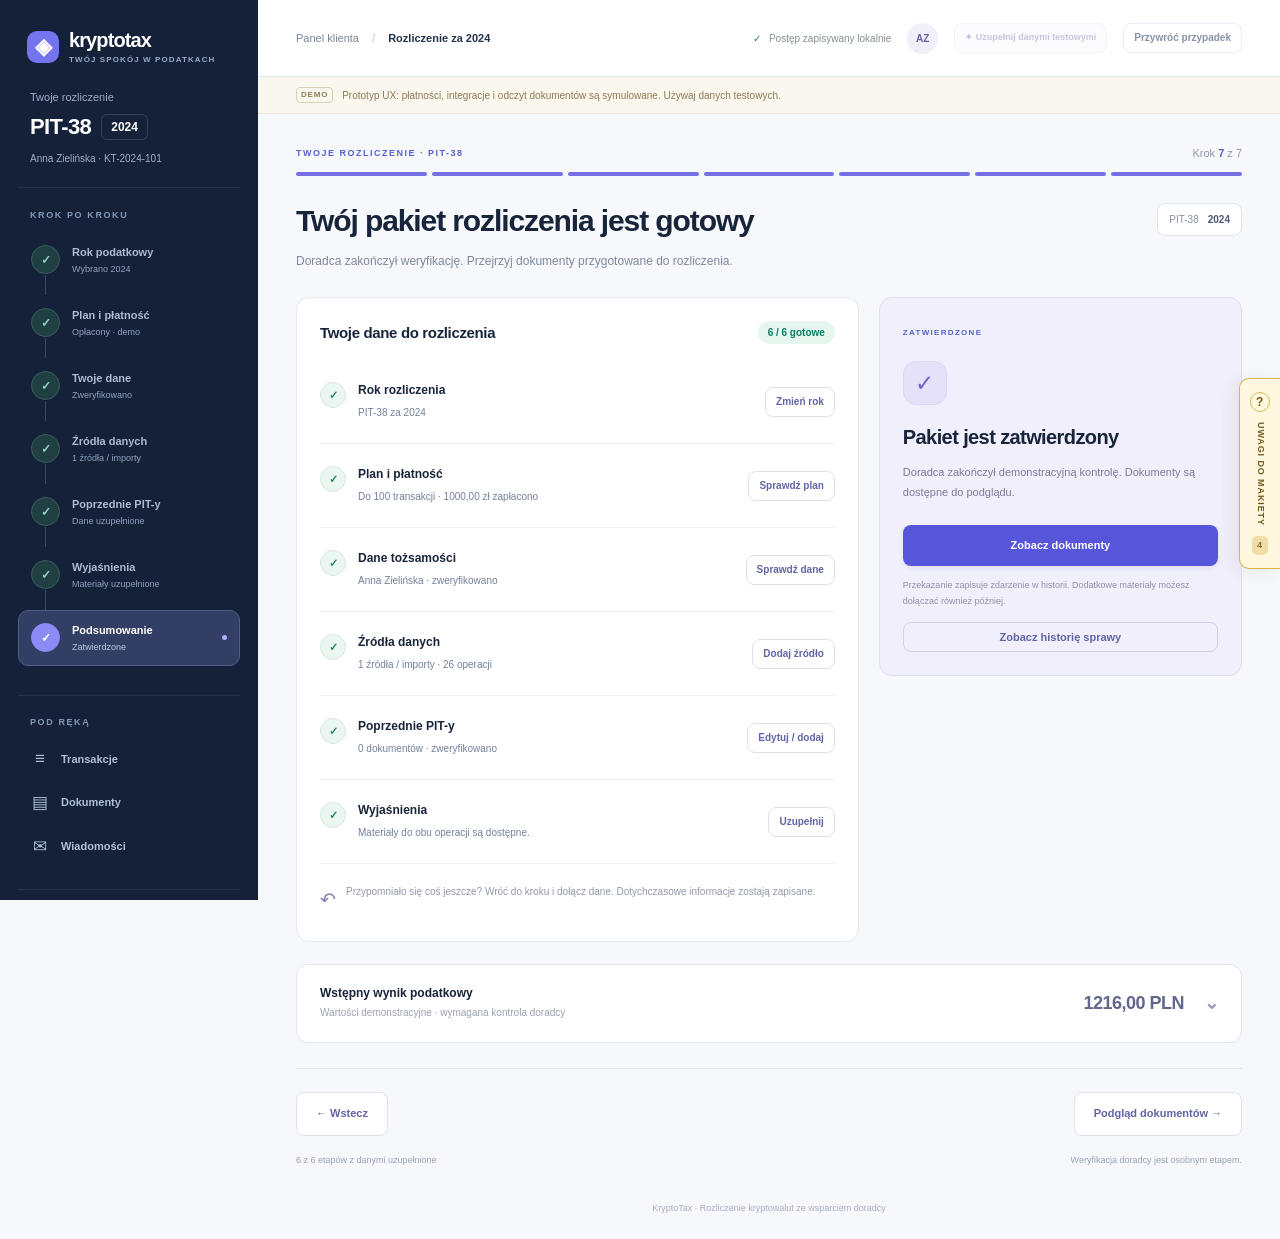
<file: working/mockup-szefa/KryptoTax_klient_Anna.html>
<!doctype html>
<html lang="pl">
<head>
<meta charset="utf-8">
<meta name="viewport" content="width=device-width,initial-scale=1">
<meta name="theme-color" content="#101c34">
<title>KryptoTax — panel klienta · Anna · V1</title>
<style>
:root{--ink:#17243a;--sub:#738099;--line:#e4e9f1;--canvas:#f5f7fb;--nav:#101c34;--nav2:#1c2c4a;--purple:#555ce2;--purple2:#edf0ff;--green:#087c61;--greenbg:#e5f6ef;--amber:#9d6b19;--amberbg:#fff3dc;--red:#b84358;--redbg:#ffedf0}
*{box-sizing:border-box}html,body{margin:0;min-height:100%;font-family:Inter,-apple-system,BlinkMacSystemFont,"Segoe UI",sans-serif;color:var(--ink);background:#e8edf6}button,input,select,textarea{font:inherit}button{cursor:pointer}button:disabled{cursor:not-allowed;opacity:.42}button:focus-visible,input:focus-visible,textarea:focus-visible,select:focus-visible{outline:3px solid #abb1ff;outline-offset:2px}#app{min-height:100vh}.shell{min-height:100vh;display:grid;grid-template-columns:232px minmax(0,1fr)}.sidebar{background:var(--nav);color:white;padding:24px 13px;display:flex;flex-direction:column;gap:31px}.logo{display:flex;gap:10px;align-items:center;padding:3px 12px}.logo-symbol{width:32px;height:32px;display:grid;place-items:center;border-radius:10px;background:#7179fc;font-size:22px;font-weight:900}.logo-text{font-size:20px;font-weight:850;letter-spacing:-.9px;line-height:1.1}.logo-text small{display:block;color:#a5b2ce;font-size:9px;font-weight:750;letter-spacing:1.5px;margin-top:5px}.nav-label{font-size:10px;color:#8495b2;padding-left:13px;letter-spacing:1.5px;font-weight:800;margin:0 0 9px}.navigation{display:flex;flex-direction:column;gap:3px}.navigation button{width:100%;background:transparent;color:#b1c0d5;border:0;padding:12px 13px;text-align:left;font-size:12px;font-weight:660;display:flex;align-items:center;gap:11px;border-radius:9px}.navigation button:hover{background:#243452;color:white}.navigation button.active{background:#334469;color:white}.nav-icon{width:20px;text-align:center;font-size:17px;font-weight:400}.count{margin-left:auto;border-radius:10px;font-size:10px;background:#364765;padding:3px 6px}.side-panel-link{margin-top:16px;padding-top:14px;border-top:1px solid #293751}.other-link{display:block;color:#e7e9ff;text-decoration:none;font-weight:750;border:1px solid #465474;border-radius:8px;padding:10px 9px;font-size:11px;line-height:1.5}.other-link:hover{background:#2b3b5e}.side-hint{font-size:9px;line-height:1.6;color:#94a5bf;margin-top:9px}.side-bottom{margin-top:auto;border-top:1px solid #293751;padding:16px 12px 0;color:#93a3bf;font-size:10px;line-height:1.7}.main{background:var(--canvas);min-width:0}.top{height:74px;background:#fff;display:flex;justify-content:space-between;align-items:center;padding:0 33px;border-bottom:1px solid var(--line)}.breadcrumb{font-size:12px;color:#78869a}.breadcrumb strong{color:#24334c}.head-right{display:flex;align-items:center;gap:11px}.avatar{height:31px;width:31px;display:grid;place-items:center;background:#e8eafe;border-radius:50%;color:#5c57a2;font-size:10px;font-weight:850}.demo-strip{background:#fff9e9;border-bottom:1px solid #f0e8d0;color:#876523;font-size:11px;padding:10px 33px}.content{padding:30px 34px 55px;max-width:1200px;margin:auto}.pagehead{display:flex;align-items:flex-start;justify-content:space-between;gap:18px;margin-bottom:22px}.eyebrow{color:#5762cd;font-size:10px;font-weight:820;letter-spacing:1.35px;text-transform:uppercase;margin:0 0 8px}.pagehead h1{font-weight:840;font-size:28px;line-height:1.17;letter-spacing:-1.25px;margin:0 0 7px}.pagehead p{margin:0;font-size:12px;color:var(--sub);line-height:1.65}.pill{display:inline-flex;align-items:center;gap:5px;white-space:nowrap;padding:6px 10px;border-radius:50px;background:#edf1f7;color:#637189;font-weight:750;font-size:10px}.pill.green{background:var(--greenbg);color:var(--green)}.pill.amber{background:var(--amberbg);color:var(--amber)}.pill.red{background:var(--redbg);color:var(--red)}.pill.purple{background:var(--purple2);color:#545ec8}.btn{border:1px solid transparent;min-height:39px;display:inline-flex;gap:8px;align-items:center;justify-content:center;padding:10px 14px;border-radius:9px;line-height:1.25;font-size:11px;font-weight:780;text-align:center;background:#edf0f7;color:#43506a}.btn:hover:not(:disabled){filter:brightness(.97)}.btn.primary{background:var(--purple);color:#fff}.btn.secondary{border-color:#ccd1f4;background:#fff;color:#4c55c7}.btn.dark{background:#1b2a49;color:white}.btn.small{min-height:30px;padding:7px 11px;font-size:10px}.buttons{display:flex;flex-wrap:wrap;gap:8px;align-items:center}.card{background:white;border:1px solid var(--line);border-radius:13px;padding:20px;min-width:0}.cardhead{display:flex;justify-content:space-between;align-items:center;gap:10px;margin-bottom:16px}.card h2{font-size:16px;letter-spacing:-.35px;line-height:1.3;margin:0}.card h3{font-size:12px;margin:0;line-height:1.5}.card p{font-size:11px;line-height:1.65;color:var(--sub);margin:5px 0 0}.muted{color:var(--sub)}.fine{font-size:10px;color:#8290a7}.bold{font-weight:800}.grid{display:grid;grid-template-columns:1.3fr 1fr;gap:16px}.equal{display:grid;grid-template-columns:1fr 1fr;gap:16px}.stack{display:flex;flex-direction:column;gap:16px}.stats{display:grid;grid-template-columns:repeat(3,minmax(0,1fr));gap:12px;margin-bottom:17px}.stat{border:1px solid var(--line);border-radius:12px;background:#fff;padding:18px}.stat-label{font-size:10px;color:#8593a7;font-weight:600}.stat-value{font-size:25px;font-weight:840;letter-spacing:-.9px;margin:7px 0 4px}.stat-caption{font-size:10px;color:#8693a6}.hero{background:linear-gradient(110deg,#1c2a50,#293b6c);color:white;border-radius:14px;padding:26px;margin-bottom:18px;display:flex;gap:18px;align-items:center;justify-content:space-between;position:relative;overflow:hidden}.hero:after{content:"";position:absolute;width:230px;height:230px;border:28px solid #ffffff0a;border-radius:50%;right:-70px;top:-115px;pointer-events:none}.hero h2{font-size:21px;line-height:1.25;margin:4px 0 8px;font-weight:830;letter-spacing:-.6px;color:white}.hero p{font-size:12px;line-height:1.65;color:#c5d0e6;max-width:550px;margin:0}.hero .tag{font-size:10px;color:#b8c4f8;letter-spacing:1.4px;font-weight:830}.hero .btn{position:relative;z-index:1;background:#fff;color:#3545ad;flex-shrink:0}.step{display:flex;align-items:flex-start;gap:12px;padding:13px 0;border-bottom:1px solid #edf0f5}.step:last-child{border:0;padding-bottom:0}.stepdot{border-radius:50%;height:28px;width:28px;flex-shrink:0;display:grid;place-items:center;background:#eaedff;color:#5362ca;font-weight:800;font-size:11px}.stepdot.done{background:#e5f5ee;color:#16866b}.stepbody{flex:1}.step .btn{align-self:center}.line{border-bottom:1px solid #eef1f6;padding:12px 0;display:flex;align-items:center;justify-content:space-between;gap:12px}.line:last-child{border:0}.source{display:flex;gap:12px;align-items:center;border-bottom:1px solid #edf0f5;padding:13px 0}.source:last-child{border:0}.sourceIcon{width:39px;height:39px;flex:0 0 39px;border-radius:11px;background:#eff1ff;color:#525ad2;display:grid;place-items:center;font-weight:830;font-size:17px}.source b{font-size:12px}.source .pill{margin-left:auto}.source small{display:block;color:#8a98ae;font-size:10px;margin-top:4px}.note{background:#eff1ff;color:#5962a5;border-radius:9px;padding:13px 15px;font-size:11px;line-height:1.65;margin:15px 0}.note.good{background:#eaf8f0;color:#157959}.note.warn{background:#fff6e5;color:#916921}.timeline{border-left:1px solid #d9e1ee;margin-left:7px;padding-left:18px}.event{position:relative;padding:0 0 21px 12px}.event:before{content:"";position:absolute;left:-23px;top:3px;border:2px solid white;width:9px;height:9px;border-radius:50%;background:#abb5eb}.event:last-child{padding-bottom:0}.event b{font-size:11px}.event p{font-size:10px;color:#8996a9;margin-top:4px;line-height:1.6}.progress{height:7px;border-radius:10px;background:#e9edf5;overflow:hidden;margin:13px 0}.progress span{background:#626de7;display:block;height:100%;border-radius:10px}.exception{border:1px solid var(--line);border-radius:13px;background:white;padding:19px;margin-bottom:15px}.exception-top{display:flex;justify-content:space-between;gap:15px;align-items:flex-start}.exception h2{font-size:16px;margin:3px 0 7px}.exception p{font-size:11px;line-height:1.65;color:#7b889e;margin:0}.actions{display:flex;gap:9px;flex-wrap:wrap;margin-top:15px;align-items:center}.filemark{padding:8px 10px;background:#f1f4fb;color:#65738f;border-radius:7px;font-size:10px}.box{background:#f8fafd;border:1px solid #e9edf4;border-radius:9px;padding:14px;margin-top:14px}.box label{font-size:10px;color:#8795a8;display:block;margin-bottom:7px}textarea,select,input[type=text]{border:1px solid #d7deeb;background:#fff;border-radius:8px;color:#2b3a51;padding:10px 12px;font-size:12px;width:100%;max-width:100%}textarea{resize:vertical;min-height:100px;line-height:1.5}select{width:auto;min-width:200px}input[type=checkbox]{accent-color:#585fe1}.table-scroll{overflow:auto}table{border-collapse:collapse;width:100%;min-width:560px;text-align:left}th{background:#f8fafd;text-transform:uppercase;letter-spacing:.5px;color:#8492a6;font-size:9px;font-weight:800}td{font-size:11px;color:#39475f}th,td{padding:13px 11px;border-bottom:1px solid #edf0f5}tbody tr:last-child td{border:0}.right{text-align:right}.docrow{display:flex;gap:12px;align-items:center;padding:13px 0;border-bottom:1px solid #edf0f5}.docrow:last-child{border:0}.docicon{font-size:18px;background:#edf0ff;color:#6269cb;padding:10px;border-radius:9px}.docrow h3{margin:0}.docrow .btn{margin-left:auto}.amount{font-size:36px;font-weight:860;letter-spacing:-1.7px;margin:5px 0 7px}.bars{margin-top:14px}.bars label{display:block;color:#8090a3;font-size:10px;margin-top:14px}.bars .progress{margin:7px 0}.mono{font-variant-numeric:tabular-nums}.modalback{position:fixed;inset:0;z-index:80;background:#0e1837a8;display:flex;align-items:center;justify-content:center;padding:18px}.modal{background:white;border-radius:14px;width:min(500px,100%);padding:25px;box-shadow:0 30px 90px #0d1c384f;max-height:90vh;overflow-y:auto}.modal h2{font-size:20px;letter-spacing:-.6px;margin:0 0 8px}.modal p{font-size:12px;color:#78869b;line-height:1.65}.modal .paper{background:#f8fafc;border:1px solid #e7ecf4;border-radius:9px;margin:15px 0;padding:20px}.modalbuttons{display:flex;justify-content:flex-end;margin-top:16px}.toast{position:fixed;bottom:20px;left:50%;transform:translateX(-50%);background:#182743;color:#fff;z-index:90;border-radius:9px;padding:12px 17px;font-size:11px;box-shadow:0 10px 38px #0d18383b;max-width:90%;text-align:center}.hidden{display:none!important}.status-intro{display:flex;align-items:center;justify-content:space-between;gap:12px}.status-intro b{font-size:14px}.fake-upload{margin-top:12px;display:none}.checkline{display:flex;gap:10px;align-items:flex-start;margin-top:17px;font-size:11px;color:#34445d;line-height:1.6}.smallcaps{font-size:10px;color:#8793a6;text-transform:uppercase;letter-spacing:1px;font-weight:780}.mt16{margin-top:16px}.mt20{margin-top:20px}
.choice-list{display:flex;flex-direction:column;gap:9px;margin:17px 0}.choice{display:flex;align-items:center;gap:10px;padding:13px;border:1px solid var(--line);border-radius:9px;background:#f9fafe;cursor:pointer;font-size:12px;line-height:1.5}.choice:has(input:checked){border-color:#8e96e9;background:#f0f2ff;font-weight:720}.choice input{width:17px;height:17px;flex:0 0 17px}
@media(max-width:850px){.shell{grid-template-columns:1fr}.sidebar{padding:12px;gap:8px}.logo{padding:2px 10px}.nav-label{display:none}.side-bottom{padding:7px 10px 2px;border:0;font-size:9px}.side-panel-link{margin-top:5px;padding-top:7px}.side-hint{display:none}.navigation{flex-direction:row;overflow:auto}.navigation button{width:auto;white-space:nowrap;flex-shrink:0;padding:10px 12px}.nav-icon{width:auto}.top{padding:0 18px;height:62px}.demo-strip{padding:10px 18px}.content{padding:23px 17px 36px}}
@media(max-width:600px){.breadcrumb{display:none}.pagehead{flex-wrap:wrap}.pagehead h1{font-size:24px}.stats{grid-template-columns:repeat(2,minmax(0,1fr))}.stat:last-child{grid-column:span 2}.grid,.equal{grid-template-columns:1fr}.hero{flex-direction:column;align-items:stretch;padding:22px}.hero .btn{align-self:flex-start}.exception-top{flex-direction:column}.head-right{width:100%;justify-content:space-between}.avatar{display:none}.source .pill{font-size:9px}.card{padding:16px}.logo-text{font-size:18px}}

/* Client wizard: the five-step journey replaces the dashboard navigation. */
:root{--canvas:#f7f8fc;--purple:#5755d9;--purple2:#efefff}
body{background:var(--canvas)}.wizard-shell{grid-template-columns:258px minmax(0,1fr)}
.sidebar{padding:29px 18px 22px;gap:26px;background:#142139}.logo{color:white;text-decoration:none;padding:0 9px}.logo-text small{font-size:8px;letter-spacing:1.1px;color:#97a9c7}.logo-symbol{background:#7574ef}
.side-case{padding:0 12px 21px;border-bottom:1px solid #ffffff14}.side-case>span{font-size:11px;color:#9eacc4}.side-case strong{display:flex;align-items:center;gap:10px;font-size:22px;letter-spacing:-.6px;margin:9px 0 8px}.side-case strong span{font-size:12px;font-weight:650;letter-spacing:0;padding:5px 9px;border:1px solid #ffffff26;border-radius:6px}.side-case small{font-size:10px;color:#a1afc6}.nav-label{font-size:9px;letter-spacing:1.6px;color:#8497b5;padding-left:12px;margin-bottom:12px}
.wizard-nav ol{padding:0;margin:0;list-style:none}.wizard-nav li{position:relative}.wizard-nav li:not(:last-child):after{content:'';position:absolute;top:48px;bottom:-8px;left:29px;width:1px;background:#3a4961;pointer-events:none}.wizard-nav-step{position:relative;width:100%;display:flex;align-items:center;gap:12px;padding:13px 12px;text-align:left;background:transparent;border:1px solid transparent;border-radius:10px;color:#aebbd1;margin-bottom:9px;min-height:66px}.wizard-nav-step:hover{background:#ffffff08;color:white}.wizard-nav-step.active{background:#333e64;border-color:#505c89;color:white}.wizard-number{width:32px;height:32px;flex:0 0 32px;display:grid;place-items:center;border-radius:50%;border:1px solid #536079;color:#b5c1d5;font-size:12px;font-weight:750;background:#142139;z-index:1}.is-done .wizard-number{background:#203f43;border-color:#37605d;color:#91d5bc}.active .wizard-number{background:#8c8af5;color:#fff;border-color:#8c8af5}.wizard-nav-copy strong{display:block;font-size:12px;font-weight:680}.wizard-nav-copy small{display:block;font-size:10px;color:#91a2bf;margin-top:6px}.active .wizard-nav-copy small{color:#bfc7e6}.current-dot{height:5px;width:5px;border-radius:50%;background:#b2acff;margin-left:auto}.side-tools{border-top:1px solid #ffffff14;padding-top:21px}.navigation{gap:3px}.navigation button{padding:10px 12px;font-size:11px}.side-bottom{padding:18px 10px 0;border-color:#ffffff14}.advisor-mini{display:flex;gap:10px;align-items:center;margin-bottom:17px}.advisor-avatar{display:grid;place-items:center;width:32px;height:32px;background:#31435e;color:#d9e2f2;font-size:10px;font-weight:700;border-radius:50%}.advisor-mini strong{display:block;font-size:11px;color:#d3ddec}.advisor-mini span:not(.advisor-avatar){display:block;font-size:9px;color:#8c9fbc;margin-top:4px}.other-link{font-size:10px;font-weight:600;background:#ffffff04;padding:9px 11px;border-color:#ffffff23}.side-hint{font-size:8px}
.top{height:77px;padding:0 38px}.breadcrumb{font-size:11px}.breadcrumb span{padding:0 10px;color:#bec6d5}.head-right{gap:16px}.save-state{font-size:10px;color:#839189}.save-state>span{color:#22846c;padding-right:5px}.top .btn{background:transparent;color:#8793a7;font-size:9px;border:1px solid #e9edf4;min-height:28px}.top .avatar{background:#f1effa;color:#6a5f99}.demo-strip{display:flex;gap:9px;align-items:center;background:#faf7ef;color:#8c7b54;border-color:#ece7db;font-size:10px;padding:10px 38px;line-height:1.5}.demo-badge{font-size:8px;letter-spacing:.8px;border:1px solid #dbd0b4;border-radius:4px;padding:1px 4px;font-weight:800;flex-shrink:0}
.content{padding:33px 38px 28px;max-width:1220px}.wizard-meta{display:flex;justify-content:space-between;align-items:center}.wizard-meta .eyebrow{font-size:9px;letter-spacing:1.5px;margin:0}.wizard-count{color:#929aaf;font-size:11px}.wizard-count strong{color:#5d5cc0}.wizard-track{display:flex;gap:5px;margin:13px 0 27px}.wizard-track span{height:4px;background:#e3e6ef;border-radius:4px;flex:1}.wizard-track .filled{background:#7470e4}.wizard-heading{display:flex;justify-content:space-between;align-items:flex-start;gap:24px;margin-bottom:26px}.wizard-heading h1{font-size:30px;font-weight:760;letter-spacing:-1.1px;line-height:1.23;margin:0 0 11px;outline:none}.wizard-heading p{font-size:12px;color:#7d899e;line-height:1.8;margin:0;max-width:640px}.year-tag{background:#fff;border:1px solid #e1e5ef;border-radius:8px;padding:9px 11px;font-size:10px;white-space:nowrap;display:flex;gap:9px;color:#8591a7;line-height:1.3}.year-tag strong{font-weight:700;color:#4e5b74}.welcome-note{border:1px solid #e3e3f7;border-radius:12px;background:#efeffb;padding:17px 20px;display:flex;gap:14px;align-items:center;margin-bottom:22px}.welcome-icon{height:34px;width:34px;border-radius:10px;background:#fff;display:grid;place-items:center;font-size:22px;color:#7470cf;flex:0 0 34px}.welcome-note strong{font-size:12px;color:#4c4b85;font-weight:720}.welcome-note p{margin:5px 0 0;font-size:11px;color:#80809f;line-height:1.7}.wizard-body>.grid{grid-template-columns:minmax(0,1.35fr) minmax(0,1fr);gap:20px}.wizard-body .card{padding:23px;border-radius:13px;box-shadow:0 3px 8px #26355902}.card h2{font-size:15px;font-weight:730}.cardhead{gap:12px}.card p,.exception p{line-height:1.8}.note{font-size:11px;font-weight:400}.btn{min-height:41px;font-size:11px;border-radius:8px;padding:11px 15px;font-weight:720}.btn.primary{box-shadow:0 3px 5px #5755d912}.btn.secondary{border-color:#dedff0;color:#6364a4}.btn.small{min-height:30px;font-size:10px;padding:7px 10px}.choice{padding:15px 13px;background:#fff;transition:background .15s,border-color .15s}.choice:has(input:checked){background:#f5f4ff;border-color:#a29de6}.source small,.docrow p{overflow-wrap:anywhere}.source{padding:16px 0}.sourceIcon{background:#f3f3fb;border:1px solid #eaeaf7;border-radius:11px}.exception{padding:23px}.exception .eyebrow{font-size:9px}.exception h2{font-size:17px;letter-spacing:-.3px}.box{background:#f9faff}.wizard-footer{display:flex;align-items:center;justify-content:space-between;gap:20px;margin-top:25px;padding-top:23px;border-top:1px solid #e1e5ef}.wizard-footer-next{display:flex;gap:18px;align-items:center}.next-caption{font-size:10px;color:#8a95a9}.wizard-footer .btn{min-height:44px;padding:12px 19px}.start-label{font-size:11px;color:#8995a8}.wizard-reassurance{display:flex;justify-content:space-between;gap:14px;font-size:9px;line-height:1.6;color:#98a1b3;margin-top:17px}.main-footnote{text-align:center;color:#a5adbc;font-size:9px;padding:8px 20px 26px}.return-to-wizard{display:flex;align-items:center;gap:14px;margin-bottom:23px}.return-to-wizard>span{font-size:10px;color:#8a95a8}
.summary-layout{display:grid;grid-template-columns:minmax(0,1.55fr) minmax(0,1fr);gap:20px;align-items:start}.summary-intro{margin-bottom:7px!important}.summary-row{display:flex;align-items:center;gap:12px;padding:21px 0;border-bottom:1px solid #edf0f6}.summary-check{display:grid;place-items:center;align-self:flex-start;margin-top:1px;height:26px;width:26px;flex:0 0 26px;border:1px solid #eee0bc;background:#fff8e8;color:#9d7d39;border-radius:50%;font-size:11px;font-weight:750}.summary-check.done{background:#eaf6ef;color:#26836a;border-color:#d6eadd}.summary-copy{flex:1;min-width:0}.summary-copy h3{font-size:12px}.summary-copy p{font-size:10px;overflow-wrap:anywhere}.summary-row .btn{max-width:127px}.summary-add-note{display:flex;gap:10px;color:#9098ac;font-size:10px;line-height:1.8;padding-top:19px}.summary-add-note>span{font-size:19px;color:#8384b0}.handoff-card{background:#f0effb;border-color:#e0def4!important}.handoff-card>.eyebrow{font-size:8px;letter-spacing:1.3px}.handoff-icon{height:44px;width:44px;background:#e4e1f8;border:1px solid #dbd7f4;color:#6e67c4;border-radius:13px;display:grid;place-items:center;font-size:23px;margin:22px 0 18px}.handoff-card h2{font-size:20px;letter-spacing:-.6px;line-height:1.4;max-width:240px}.handoff-card p{margin-top:12px;color:#7c7b99;font-size:11px}.handoff-card>.btn{width:100%;margin-top:22px;font-size:11px}.handoff-card>.btn:disabled{opacity:1;background:#dcd9ee;color:#8b86a9;box-shadow:none}.handoff-card .handoff-caption{display:block;color:#9390a8;font-size:9px;line-height:1.8;margin-top:11px}.handoff-card>.btn.small{margin-top:13px;background:transparent;border-color:#d3d0ea}.result-details{border:1px solid #e2e6ef;border-radius:12px;background:white;margin-top:22px;overflow:hidden}.result-details>summary{display:flex;align-items:center;justify-content:space-between;gap:14px;padding:21px 23px;cursor:pointer;list-style:none}.result-details>summary::-webkit-details-marker{display:none}.result-details>summary strong{display:block;font-size:12px;font-weight:700}.result-details>summary small{display:block;color:#99a1b2;font-size:10px;margin-top:5px;line-height:1.6}.result-peek{font-size:18px;letter-spacing:-.5px;font-weight:750;white-space:nowrap;color:#62678b}.result-peek>span{margin-left:15px;color:#969ab4;font-size:18px}.result-details-body{padding:0 23px 23px}.result-details[open]>summary{border-bottom:1px solid #edf0f6;margin-bottom:23px}.result-details .stats{gap:9px}.result-details .stat{padding:14px}.result-details .stat-value{font-size:21px}
@media(min-width:1100px){.sidebar{position:sticky;top:0;height:100vh;overflow-y:auto}.main{min-height:100vh}}
@media(max-width:1100px){.wizard-shell{grid-template-columns:225px minmax(0,1fr)}.sidebar{padding:24px 12px}.top{padding:0 25px}.content{padding:28px 25px}.demo-strip{padding:10px 25px}.save-state{display:none}.wizard-heading h1{font-size:27px}.wizard-body>.grid{grid-template-columns:1fr}.wizard-body>.grid>.card+ .card{background:#fcfcfe}.summary-layout{grid-template-columns:1fr}.handoff-card h2{max-width:none}.handoff-card .handoff-icon{display:none}.handoff-card h2{margin-top:13px}.handoff-card>.btn{max-width:320px}.next-caption{display:none}}
@media(max-width:850px){.wizard-shell{grid-template-columns:1fr}.sidebar{padding:18px 20px;gap:18px}.sidebar>.logo{padding:0}.logo-text{font-size:20px}.logo-text small{font-size:7px}.side-case,.side-bottom,.journey>.nav-label,.side-tools>.nav-label{display:none}.journey{min-width:0}.wizard-nav ol{display:flex;gap:5px}.wizard-nav li{flex:1;min-width:0}.wizard-nav li:not(:last-child):after{display:none}.wizard-nav-step{flex-direction:column;justify-content:center;gap:8px;padding:10px 4px;margin:0;min-height:78px}.wizard-nav-copy strong{font-size:10px;line-height:1.4;text-align:center}.wizard-nav-copy small,.current-dot{display:none}.wizard-number{width:25px;height:25px;flex:0 0 25px;font-size:10px}.side-tools{border-top:1px solid #ffffff14;padding-top:11px}.navigation{gap:15px;justify-content:center;overflow:visible}.navigation button{font-size:10px;padding:4px 6px;gap:7px}.nav-icon{font-size:15px}.top{height:59px}.breadcrumb{display:block;font-size:10px}.head-right{width:auto;gap:12px}.top .avatar{display:none}.demo-strip{font-size:9px}.content{padding:25px 21px}.wizard-track{margin-bottom:24px}.wizard-heading h1{font-size:26px}.wizard-heading{gap:16px}.wizard-body>.grid{grid-template-columns:1.2fr 1fr}.wizard-body .card{padding:19px}.wizard-footer{margin-top:22px}.welcome-note{padding:15px 17px}.wizard-reassurance{font-size:9px}.summary-layout{grid-template-columns:1.45fr 1fr}.summary-row{flex-wrap:wrap;gap:9px}.summary-row .btn{margin-left:35px}.handoff-card h2{font-size:19px}.handoff-card>.eyebrow{font-size:8px}.result-details-body{padding:0 16px 16px}}
@media(max-width:650px){.sidebar{padding:17px 14px;gap:16px}.wizard-nav-step{min-height:76px;padding:9px 1px}.wizard-nav-copy strong{font-size:9px}.navigation{gap:13px}.top{padding:0 19px}.top .breadcrumb{font-size:9px}.breadcrumb span{padding:0 5px}.demo-strip{padding:9px 19px;align-items:flex-start}.content{padding:24px 17px}.wizard-heading{margin-bottom:23px}.wizard-heading h1{font-size:25px;letter-spacing:-.8px;line-height:1.25}.wizard-heading p{font-size:11px}.year-tag{display:none}.wizard-track{margin:12px 0 22px}.wizard-meta .eyebrow{font-size:8px}.wizard-count{font-size:10px}.welcome-note{gap:11px;padding:14px}.welcome-note strong{font-size:11px}.welcome-note p{font-size:10px}.welcome-icon{width:29px;height:29px;flex-basis:29px;font-size:19px}.wizard-body>.grid,.summary-layout{grid-template-columns:1fr}.wizard-body .card,.exception{padding:18px}.wizard-footer{gap:10px;align-items:stretch}.wizard-footer-back{display:flex;align-items:center}.wizard-footer .btn{font-size:10px;padding:12px;min-height:43px}.wizard-footer-next{justify-content:flex-end}.start-label{font-size:10px}.wizard-reassurance{flex-direction:column;gap:4px;font-size:8px}.summary-row{flex-wrap:nowrap;padding:17px 0}.summary-row .btn{margin:0;max-width:100px;font-size:9px;padding:7px 9px}.summary-copy p{font-size:10px}.summary-card .cardhead{align-items:flex-start}.summary-card .cardhead h2{font-size:14px}.summary-card .pill{font-size:9px}.handoff-card>.btn{max-width:none}.result-details>summary{padding:17px;align-items:flex-start}.result-peek{font-size:16px}.result-peek>span{margin-left:6px}.result-details>summary small{font-size:9px}.result-details .grid{grid-template-columns:1fr}.return-to-wizard{align-items:flex-start;flex-direction:column;gap:9px}.choice{font-size:11px}.source .pill{padding:5px 7px;font-size:8px}.source b{font-size:11px}.source small{font-size:9px;line-height:1.6}.source{gap:9px}.sourceIcon{width:33px;height:33px;flex-basis:33px;font-size:15px}.main-footnote{font-size:8px}}
@media(prefers-reduced-motion:reduce){*{scroll-behavior:auto!important;transition:none!important}}


.year-layout{display:grid;grid-template-columns:minmax(0,1.4fr) minmax(0,1fr);gap:20px;align-items:start}.year-options{display:flex;flex-direction:column;gap:11px;margin:23px 0}.year-choice{display:flex;align-items:center;gap:13px;cursor:pointer;border:1px solid #e0e4ef;border-radius:10px;padding:18px 15px;background:#fff}.year-choice.selected{border-color:#9590e4;background:#f7f6ff;box-shadow:0 0 0 1px #a6a0ee15}.year-choice input{accent-color:var(--purple);width:17px;height:17px;margin:0}.year-choice strong{font-size:23px;letter-spacing:-.5px;display:block}.year-choice small{display:block;color:#8a91a7;font-size:10px;margin-top:4px}.year-recommended{margin-left:auto;font-size:8px;padding:6px 8px;border-radius:5px;background:#edebfc;color:#827bc2;line-height:1.5;text-align:center}.year-other-label{display:block;font-size:10px;color:#7b879d;margin-bottom:9px}.year-card select{width:100%;font-size:11px}.year-current{display:flex;justify-content:space-between;gap:12px;border-top:1px solid #edf0f6;margin-top:22px;padding-top:20px;font-size:11px;color:#8995a8}.year-current strong{color:#5e5b9e}.year-help{background:#f0effb;border-color:#e4e1f5}.year-help>.eyebrow{font-size:8px}.year-help h2{font-size:24px;letter-spacing:-.7px;margin:20px 0 13px;line-height:1.3}.year-help .note{background:#e6e3f7;color:#84809e;font-size:10px}.prior-year-warning{font-size:9px;color:#a47b2e;margin-top:5px}
@media(max-width:1100px){.year-layout{grid-template-columns:1fr}.year-help h2 br{display:none}.year-help h2{font-size:20px;margin:13px 0}.year-help .note{margin-bottom:0}.wizard-nav-step{padding-top:11px;padding-bottom:11px;min-height:61px}.wizard-nav li:not(:last-child):after{top:46px}}
@media(max-width:850px){.year-layout{grid-template-columns:1.3fr 1fr}.wizard-nav-step{min-height:80px}.wizard-nav li:not(:last-child):after{display:none}.wizard-nav-copy strong{font-size:9px}.year-choice{padding:15px 12px}.year-recommended{font-size:7px}}
@media(max-width:650px){.year-layout{grid-template-columns:1fr}.year-choice strong{font-size:21px}.year-choice small{font-size:9px}.year-current{font-size:10px}.wizard-nav-copy strong{font-size:8px}.year-recommended{font-size:7px;padding:5px}.year-options{gap:10px}}


/* Shared form, source, transaction and advisor workspace additions. */
input[type=search],input[type=date],input[type=number]{width:100%;min-width:0;border:1px solid #d7deeb;border-radius:8px;background:#fff;padding:11px 12px;color:#2b3a51;font-size:12px;min-height:41px}input:disabled,select:disabled,textarea:disabled{background:#f5f6fa;color:#858ea0}input[type=radio],input[type=checkbox]{accent-color:var(--purple)}.field-label{display:block;font-size:10px;font-weight:650;color:#7c889e;margin-bottom:8px}.form-grid{display:grid;grid-template-columns:1fr 1fr;gap:18px 16px}.form-field{display:flex;flex-direction:column;gap:8px;min-width:0;font-size:11px;color:#7b879b}.form-field>span{font-size:10px;font-weight:650}.form-field input,.form-field select{width:100%;min-width:0;min-height:42px}.form-field input:focus,.form-field select:focus{border-color:#a5a0eb}.source-copy{flex:1;min-width:0}.source-copy small,.source-copy p{overflow-wrap:anywhere;line-height:1.7}.text-link{font-size:10px;line-height:1.7;color:#7670bd;display:inline-block;margin-top:17px}.note-text{font-size:12px;line-height:1.8;white-space:pre-wrap;overflow-wrap:anywhere}.mb20{margin-bottom:20px}.plain-checks{list-style:none;padding:0;margin:19px 0;font-size:12px;color:#6d7b92}.plain-checks li{padding:10px 0;line-height:1.7}.plain-checks li:before{content:'✓';color:#359379;margin-right:10px}.empty-state{text-align:center;padding:47px 22px;color:#8c97aa}.empty-state>span{display:inline-grid;place-items:center;width:50px;height:50px;margin-bottom:16px;border-radius:14px;background:#f0effb;color:#8a83cf;font-size:24px}.empty-state h2,.empty-state h3{color:#55627b;margin:0 0 9px!important}.empty-state p{max-width:400px;margin:0 auto 20px!important;font-size:12px}.empty-state.compact{padding:25px 12px}.empty-state.compact>span{width:38px;height:38px;font-size:22px}.empty-state.compact p{font-size:11px;margin-bottom:7px!important}.explain-list{padding-left:18px;margin:20px 0;font-size:11px;color:#66758f}.explain-list li{padding:0 0 20px 9px;line-height:1.7}.explain-list p{font-size:11px}.explain-list li:last-child{padding-bottom:0}
.wizard-nav-step{min-height:56px;padding:9px 12px;margin-bottom:7px}.wizard-nav li:not(:last-child):after{top:43px;bottom:-7px}.sidebar{gap:22px}.wizard-nav-copy strong{font-size:11px}.wizard-nav-copy small{font-size:9px}.wizard-number{width:29px;height:29px;flex-basis:29px}.wizard-nav li:not(:last-child):after{left:27px}.journey{min-width:0}.wizard-footer-next{min-width:0}.wizard-footer .btn{white-space:normal}.wizard-heading{margin-bottom:25px}.wizard-heading h1{font-weight:750}
.plan-grid{display:grid;grid-template-columns:repeat(4,minmax(0,1fr));gap:13px}.plan-card{position:relative;display:flex;flex-direction:column;border:1px solid #e0e4ee;border-radius:12px;background:white;padding:21px 18px;cursor:pointer;min-width:0}.plan-card.selected{border-color:#8f89e6;box-shadow:0 0 0 1px #a29be41c;background:#fbfaff}.plan-card>input{position:absolute;right:15px;top:17px;width:15px;height:15px;margin:0}.plan-volume{font-size:29px;letter-spacing:-1px;font-weight:780;color:#303d59;margin-top:5px}.plan-unit{font-size:10px;color:#8a95a9;margin:3px 0 24px}.plan-card>strong{font-size:18px;letter-spacing:-.5px;line-height:1.4;min-height:51px}.plan-card:last-child>strong{font-size:16px}.plan-desc{font-size:10px;line-height:1.8;color:#8a94a8;margin:11px 0 23px;flex:1}.plan-select{display:block;text-align:center;border-radius:7px;padding:9px 7px;background:#f3f4f9;font-size:10px;font-weight:700;color:#858aa6}.selected .plan-select{background:#edebff;color:#6d64c2}.payment-amount{font-size:32px;letter-spacing:-1px;font-weight:750;margin:24px 0}.payment-amount small{font-size:16px;color:#8c93aa;letter-spacing:0}.payment-receipt{padding:17px 0;font-size:11px;color:#7a879e}.payment-receipt>strong{font-size:28px;color:#506478}.payment-receipt .line b{color:#56637a;overflow-wrap:anywhere;text-align:right}.plan-grid+.equal{align-items:start}
.kyc-stages{display:flex;gap:9px;margin-bottom:20px}.kyc-stages button{display:flex;align-items:center;gap:9px;border:1px solid #e0e4ef;border-radius:8px;background:white;color:#949cb0;font-size:11px;padding:12px 14px;flex:1;font-weight:650;text-align:left}.kyc-stages button>span{display:grid;place-items:center;border-radius:50%;height:23px;width:23px;flex:0 0 23px;background:#f0f1f8;font-size:10px}.kyc-stages button.active{border-color:#a9a2e8;background:#f5f3ff;color:#6961b8}.kyc-stages button.active>span{background:#8179d9;color:#fff}.kyc-layout{display:grid;grid-template-columns:minmax(0,1.8fr) minmax(0,1fr);gap:20px;align-items:start}.kyc-actions{display:flex;justify-content:flex-end;gap:10px;margin-top:25px;padding-top:22px;border-top:1px solid #ecedf4}.kyc-help{background:#f0effb;border-color:#e3e0f5!important}.kyc-help h2{font-size:22px;letter-spacing:-.6px;margin:18px 0 12px}.kyc-help p{color:#83809d}.kyc-help .note{background:#e8e5f8;color:#85809d}.identity-overview .line{font-size:11px;color:#8a94a7}.identity-overview b{color:#56627b;text-align:right;overflow-wrap:anywhere}.identity-overview .pill{white-space:normal;text-align:center}.document-upload-grid{display:grid;grid-template-columns:1fr 1fr;gap:13px;margin-top:22px}.upload-tile{position:relative;display:flex;flex-direction:column;align-items:center;justify-content:center;gap:8px;min-height:132px;border:1px dashed #cfcde2;border-radius:10px;background:#fbfaff;text-align:center;padding:18px 12px;cursor:pointer;min-width:0;overflow:hidden}.upload-tile:hover{background:#f5f3ff;border-color:#9890d9}.upload-tile:focus-within{outline:3px solid #bcb6f0;outline-offset:2px}.upload-tile>strong{font-size:11px;font-weight:700;color:#716aa3}.upload-tile>span:not(.upload-symbol){font-size:9px;color:#a09ab2;line-height:1.7;overflow-wrap:anywhere;max-width:100%}.upload-tile input,.upload-button input{position:absolute;inset:0;width:100%;height:100%;opacity:0;cursor:pointer}.upload-symbol{font-size:24px;color:#a19ac9;line-height:1.2}.inline-upload{margin-top:17px;min-height:84px;padding:15px}.upload-button{position:relative;overflow:hidden;cursor:pointer}.source-workspace{display:grid;grid-template-columns:minmax(0,1.2fr) minmax(0,1fr);gap:20px;align-items:start}.upload-options{display:grid;grid-template-columns:1fr 1fr;gap:12px;margin-top:18px}.other-import>.note{margin-bottom:0;font-size:10px}.other-import input[type=text]{font-size:11px}.source-workspace .source{flex-wrap:wrap}.source-workspace .source .btn{margin-left:48px}.source-workspace .source .pill{font-size:9px;padding:5px 8px}.source-workspace .source-copy{min-width:130px}.import-source .source-copy{min-width:100px}.exchange-grid{display:grid;grid-template-columns:repeat(3,minmax(0,1fr));gap:13px;margin-top:22px}.exchange-card{position:relative;display:grid;grid-template-columns:39px minmax(0,1fr);gap:3px 11px;border:1px solid #e5e8f1;border-radius:10px;padding:17px;align-items:center;background:#fff}.exchange-mark{width:36px;height:36px;border-radius:10px;background:color-mix(in srgb,var(--exchange-color) 12%,white);color:var(--exchange-color);font-size:20px;font-weight:800;display:grid;place-items:center;grid-row:span 2}.exchange-card>strong{font-size:12px;overflow-wrap:anywhere}.exchange-card>small{font-size:9px;color:#99a0b1;line-height:1.6}.exchange-card>.btn{grid-column:span 2;margin-top:14px;width:100%;font-size:10px}
.tx-workspace{padding:22px!important}.tx-toolbar{display:flex;align-items:flex-end;justify-content:space-between;gap:25px;margin-bottom:21px}.tx-search{flex:1;min-width:0;max-width:470px}.tx-search input{font-size:11px}.tx-view-switch{display:flex;flex-shrink:0;border:1px solid #e0e3ef;background:#f7f8fc;border-radius:8px;padding:3px;gap:3px}.tx-view-switch button{border:0;background:transparent;color:#9b9eb3;font-size:10px;padding:9px 13px;border-radius:6px;font-weight:700}.tx-view-switch button.active{background:#fff;color:#6f69bd;box-shadow:0 1px 5px #28375112}.tx-filters{display:grid;grid-template-columns:repeat(5,minmax(0,1fr));gap:12px;margin:0 0 20px;padding-bottom:21px;border-bottom:1px solid #eef0f6}.filter-field{display:flex;flex-direction:column;gap:8px;min-width:0;font-size:10px;color:#8a94a9}.filter-field>span{font-size:9px;font-weight:650}.filter-field select{width:100%;min-width:0;font-size:10px;padding:9px 10px;min-height:37px}.tx-results-head{display:flex;justify-content:space-between;align-items:center;gap:12px;font-size:11px;color:#9a9fb1;margin:0 0 16px}.tx-results-head strong{color:#676384}.tx-table{min-width:730px}.tx-table td,.tx-table th{padding:15px 12px;font-size:10px}.tx-table th{font-size:8px}.tx-table td strong{font-size:11px}.tx-table td small,.clients-table small,.calculations-table small{display:block;font-size:9px;line-height:1.7;color:#99a1b2;margin-top:4px}.group-count{display:inline-grid;place-items:center;background:#eeecfa;color:#7871b3;font-size:12px;font-weight:750;min-width:37px;height:28px;border-radius:6px;padding:0 7px}.pagination{display:flex;align-items:center;justify-content:space-between;gap:15px;padding-top:20px;margin-top:12px;border-top:1px solid #edf0f5;font-size:10px;color:#8f99ac}.pagination>label{display:flex;align-items:center;gap:8px}.pagination select{min-width:0;width:auto;padding:6px 8px;font-size:10px}.pagination>div{display:flex;align-items:center;gap:12px}.pagination .btn{min-width:30px}.table-caption{font-size:9px;line-height:1.8;color:#a0a8b7;margin:15px 0 0}
.advisor-content{max-width:1550px}.advisor-shell .sidebar .navigation{gap:5px}.advisor-shell .sidebar .navigation button{font-size:11px;padding:12px}.advisor-shell .side-case strong{font-size:20px}.advisor-metrics{display:flex;gap:35px;flex-wrap:wrap;margin:25px 0 25px}.advisor-metrics>div{display:flex;align-items:baseline;gap:9px}.advisor-metrics strong{font-size:25px;letter-spacing:-.7px;font-weight:760}.advisor-metrics span{font-size:10px;color:#909aad}.client-table-card{padding:0!important;overflow:hidden}.client-table-toolbar{display:flex;align-items:flex-end;gap:25px;justify-content:space-between;padding:22px}.client-table-toolbar .filter-field{min-width:170px}.clients-table{min-width:980px}.clients-table th,.clients-table td{padding:18px 16px}.clients-table th{font-size:8px;background:#f8f9fd}.clients-table td{font-size:10px}.clients-table td:nth-child(1){min-width:230px}.clients-table td:nth-child(3){min-width:160px}.clients-table td:nth-child(5){max-width:210px;line-height:1.7}.client-row:hover{background:#fdfcff}.client-expand{display:flex;align-items:center;gap:12px;text-align:left;border:0;padding:0;background:transparent;color:var(--ink);font-size:12px;cursor:pointer}.client-expand strong{font-size:12px}.expand-arrow{color:#9a94bd;font-size:20px;line-height:1}.table-avatar{height:31px;width:31px;flex:0 0 31px;display:grid;place-items:center;border-radius:9px;background:#eeecfa;color:#8b81b9;font-size:10px;font-weight:750}.expanded-client>td{padding:0 16px 20px 43px!important;background:#f6f7fc}.client-calculations{border:1px solid #e2e5ef;border-radius:9px;background:white;padding:0;overflow:hidden}.nested-heading{display:flex;gap:12px;justify-content:space-between;align-items:center;padding:16px 18px;border-bottom:1px solid #e9edf4;font-size:11px}.nested-heading>span{font-size:9px;color:#a1a7b9}.calculations-table{min-width:850px}.calculations-table th,.calculations-table td{padding:14px 18px;font-size:10px}.calculations-table th{background:#fbfbfe;font-size:8px}.calculations-table td:nth-child(1){min-width:170px}.calculations-table td:nth-child(3){min-width:70px}.calculations-table td:nth-child(5){min-width:135px}.case-workspace{padding:20px;background:#f8f8fd;border-top:1px solid #e8eaf3}.case-workspace-head{display:flex;align-items:center;justify-content:space-between;gap:20px}.case-workspace-head h2{font-size:14px}.case-workspace-head p{font-size:10px;margin-top:4px;color:#969db1}.case-quick-actions{display:flex;gap:8px;margin-top:18px}.task-filter{display:flex;align-items:center;justify-content:space-between;gap:20px;font-size:10px;color:#9099ae;margin:18px 0 12px}.task-filter>label{display:flex;align-items:center;gap:10px}.task-filter select{width:auto;min-width:120px;font-size:10px;padding:7px 9px}.problems-table{min-width:730px;border:1px solid #e6e8f2;border-radius:8px;background:white}.problems-table th,.problems-table td{padding:14px 12px;font-size:10px}.problems-table th{font-size:8px;white-space:nowrap}.problems-table td:first-child{min-width:190px;max-width:340px;overflow-wrap:anywhere;line-height:1.7}.problems-table td:nth-child(2){min-width:90px}.problems-table .pill{font-size:8px}.task-detail-row>td{background:#fcfcff;padding:21px!important}.task-detail h3{font-size:13px;margin-bottom:9px}.task-detail p{font-size:10px;color:#8a93a7;line-height:1.8;margin-bottom:12px}.task-detail>.note{font-size:10px}.task-detail-grid{display:grid;grid-template-columns:1.2fr 1fr;gap:28px}.task-detail-grid>section{min-width:0}.task-detail .line{font-size:10px;color:#8a94a6}.task-detail .line strong{color:#55617a;text-align:right;max-width:60%;overflow-wrap:anywhere}.task-detail .checkline{font-size:10px}.task-detail .form-field{max-width:340px}.identity-data-grid{display:grid;grid-template-columns:1fr 1fr;gap:16px 20px;margin-top:20px}.identity-data-grid>div{display:flex;flex-direction:column;gap:5px;font-size:10px}.identity-data-grid>div>span{font-size:9px;color:#9a9fb2}.identity-data-grid strong{color:#5a6378;overflow-wrap:anywhere}.import-preview{grid-template-columns:repeat(3,minmax(0,1fr))}.advisor-content .grid>.card{align-self:start}.advisor-content .result-details-body .stats{grid-template-columns:1fr}.advisor-content .hero{padding:20px}.advisor-content .hero .amount{font-size:30px}.advisor-content .stats{grid-template-columns:1fr}.advisor-content .stat{padding:12px}.advisor-content .stat-value{font-size:22px}
@media(max-width:1250px){.plan-grid{grid-template-columns:repeat(2,minmax(0,1fr))}.plan-card{padding:19px}.plan-unit{margin-bottom:16px}.plan-card>strong{min-height:0}.plan-desc{margin-bottom:15px}.kyc-layout{grid-template-columns:1fr}.kyc-help{display:none}.exchange-grid{grid-template-columns:repeat(3,minmax(0,1fr))}.exchange-card{grid-template-columns:30px minmax(0,1fr);padding:13px;gap:3px 8px}.exchange-mark{width:29px;height:29px;font-size:17px}.exchange-card strong{font-size:11px}.exchange-card small{font-size:8px}.tx-filters{grid-template-columns:repeat(3,minmax(0,1fr))}.advisor-metrics{gap:25px}.source-workspace{grid-template-columns:1fr}.source-workspace .source-copy{min-width:0}.source-workspace .source{flex-wrap:nowrap}.source-workspace .source .btn{margin-left:0}.other-import .upload-options{grid-template-columns:1fr 1fr}.other-import>.note{max-width:750px}}
@media(max-width:850px){.sidebar{gap:16px;padding:18px 17px}.wizard-nav ol{display:flex;gap:7px;overflow-x:auto;padding:0 0 6px;scrollbar-width:thin;scrollbar-color:#53617c transparent}.wizard-nav li{flex:0 0 89px;min-width:0}.wizard-nav-step{min-height:79px;gap:8px;padding:9px 3px;flex-direction:column;margin:0}.wizard-nav-copy strong{font-size:9px}.wizard-nav li:not(:last-child):after{display:none}.wizard-number{width:25px;height:25px;flex-basis:25px}.wizard-nav-copy small{display:none}.plan-grid{grid-template-columns:repeat(4,minmax(0,1fr))}.plan-card{padding:17px 12px}.plan-card>strong{font-size:16px;min-height:46px}.plan-card:last-child>strong{font-size:14px}.plan-card .plan-volume{font-size:25px}.plan-card .plan-select{font-size:9px}.source-workspace{grid-template-columns:1fr 1fr;gap:15px}.source-workspace .source{flex-wrap:wrap}.source-workspace .source-copy{min-width:110px}.source-workspace .source .btn{margin-left:47px}.exchange-grid{grid-template-columns:repeat(3,minmax(0,1fr))}.kyc-layout{grid-template-columns:1fr}.tx-toolbar{gap:18px}.pagination{flex-wrap:wrap}.advisor-shell .sidebar>.side-case{display:none}.advisor-shell .sidebar .navigation{flex-direction:row;overflow-x:auto;justify-content:flex-start;gap:10px}.advisor-shell .sidebar .navigation button{flex-shrink:0;white-space:nowrap;padding:8px;font-size:10px}.advisor-shell .sidebar>.side-bottom{display:none}.advisor-metrics{gap:22px}.advisor-metrics strong{font-size:22px}.advisor-metrics span{font-size:9px}}
@media(max-width:650px){.plan-grid{grid-template-columns:repeat(2,minmax(0,1fr));gap:11px}.plan-card{padding:18px 13px}.plan-card>strong{min-height:0;font-size:17px}.plan-card:last-child>strong{font-size:14px}.plan-card .plan-volume{font-size:26px}.plan-card .plan-select{font-size:9px;padding:9px 5px}.plan-desc{font-size:9px}.payment-amount{font-size:28px}.form-grid{gap:16px 12px}.form-field{font-size:10px}.form-field input,.form-field select{font-size:11px;padding:10px}.kyc-stages{gap:6px}.kyc-stages button{font-size:9px;gap:6px;padding:10px 7px}.kyc-stages button>span{width:19px;height:19px;flex-basis:19px;font-size:9px}.kyc-actions{gap:8px;justify-content:space-between}.kyc-actions .btn{font-size:10px;padding:11px 12px}.document-upload-grid{gap:11px}.source-workspace{grid-template-columns:1fr}.source-workspace .source{flex-wrap:nowrap}.source-workspace .source-copy{min-width:0}.source-workspace .source .btn{margin-left:0;font-size:8px}.exchange-grid{grid-template-columns:1fr 1fr;gap:10px}.exchange-card{padding:13px 11px}.exchange-card>strong{font-size:10px}.exchange-card small{font-size:8px}.exchange-card>.btn{font-size:9px}.source .source-copy small{font-size:9px}.source .pill{white-space:normal;max-width:83px;text-align:center;line-height:1.5}.upload-tile{padding:16px 10px;min-height:119px}.upload-tile>strong{font-size:10px}.upload-tile>span:not(.upload-symbol){font-size:8px}.upload-options{gap:10px}.tx-toolbar{flex-direction:column;align-items:stretch;gap:15px}.tx-view-switch{align-self:flex-start}.tx-filters{grid-template-columns:1fr 1fr;gap:13px 11px}.tx-workspace{padding:16px!important}.tx-results-head{font-size:10px}.tx-results-head .btn{font-size:9px}.pagination{font-size:9px;gap:15px 9px}.pagination>div{width:100%;justify-content:flex-end;gap:12px}.table-caption{font-size:8px}.wizard-footer{gap:10px}.wizard-footer-back{flex-shrink:0}.wizard-footer-next{flex:1;justify-content:flex-end}.wizard-footer .btn{font-size:10px;padding:11px 12px;line-height:1.6}.start-label{display:none}.client-table-toolbar{flex-direction:column;align-items:stretch;gap:15px;padding:17px}.client-table-toolbar .tx-search{max-width:none}.advisor-metrics{display:grid;grid-template-columns:1fr 1fr;gap:19px 15px}.advisor-metrics>div{gap:7px}.advisor-metrics strong{font-size:23px}.advisor-metrics span{font-size:9px}.task-detail-grid{grid-template-columns:1fr}.import-preview{grid-template-columns:1fr 1fr}.summary-row .btn{max-width:88px;font-size:8px}.summary-copy h3{font-size:11px}.summary-copy p{font-size:9px}.summary-check{width:23px;height:23px;flex-basis:23px;font-size:10px}.summary-row{gap:9px}.result-peek{font-size:15px}.identity-overview .line{font-size:10px}.identity-overview b{max-width:60%}.wizard-heading h1{font-size:25px}.advisor-shell .navigation .count{font-size:8px}.advisor-shell .side-tools{display:none}}
@media(max-width:370px){.form-grid{grid-template-columns:1fr}.document-upload-grid{grid-template-columns:1fr 1fr}.plan-card>strong{font-size:15px}.plan-card:last-child>strong{font-size:13px}.kyc-stages button{flex-direction:column;font-size:9px}.summary-row .btn{max-width:75px;padding:7px 6px}.summary-row{gap:7px}.summary-copy h3{font-size:10px}.source-workspace .source{flex-wrap:wrap}.source-workspace .source-copy{min-width:100px}.source-workspace .source .btn{margin-left:43px}}


.sidebar{min-width:0}.table-scroll{max-width:100%}
@media(max-width:850px){.wizard-shell{grid-template-columns:minmax(0,1fr)}.wizard-nav{min-width:0;max-width:100%}.wizard-nav ol{width:100%;max-width:100%}.side-tools{min-width:0}.navigation{max-width:100%}}

.billing-usage{display:flex;align-items:center;gap:22px;padding:17px 20px;background:#fff;border:1px solid #e1e6ee;border-radius:11px;margin-bottom:21px}.billing-usage>div:first-child{min-width:0}.billing-usage strong{font-size:16px;letter-spacing:-.4px;display:block}.billing-usage strong>span{font-size:11px;font-weight:500;color:#8791a5;letter-spacing:0}.billing-usage small{display:block;color:#929bad;font-size:9px;margin-top:6px;line-height:1.7}.billing-meter{height:5px;min-width:50px;max-width:200px;flex:1;background:#edf0f6;border-radius:9px;overflow:hidden;margin-left:auto}.billing-meter>span{display:block;height:100%;background:#69ad92;border-radius:9px}.billing-card{border:1px solid #e8d3a7;border-radius:13px;padding:23px;background:#fffcf5;margin-bottom:23px}.billing-heading{display:flex;gap:13px;align-items:flex-start}.billing-alert-icon{display:grid;place-items:center;width:35px;height:35px;flex:0 0 35px;background:#fbefd7;border:1px solid #f0dfbc;color:#b58a3b;border-radius:10px;font-size:21px}.billing-heading>div{flex:1;min-width:0}.billing-heading .eyebrow{color:#ac873f;font-size:8px;letter-spacing:1.2px;margin:0 0 7px}.billing-heading h2{font-size:18px;letter-spacing:-.4px;line-height:1.4;margin:0 0 8px;font-weight:730}.billing-heading p{font-size:11px;line-height:1.8;color:#9a8a6b;margin:0}.billing-heading>.pill{margin-left:auto;font-size:9px}.billing-numbers{display:grid;grid-template-columns:1.15fr 1fr 1fr 1fr;gap:15px;margin:22px 0;padding:18px 0;border-top:1px solid #eee3cf;border-bottom:1px solid #eee3cf}.billing-numbers>div>span{display:block;font-size:9px;color:#a2947b;margin-bottom:7px}.billing-numbers strong{font-size:15px;letter-spacing:-.4px;font-weight:720;line-height:1.6}.billing-numbers>div:first-child strong{font-size:12px;letter-spacing:0}.billing-due strong{color:#9a6a22;font-size:22px;line-height:1.25}.billing-actions{display:flex;align-items:center;gap:20px}.billing-actions .btn{flex-shrink:0}.billing-actions>p{font-size:10px;line-height:1.8;color:#9a8e75;margin:0;max-width:480px}.billing-count-note{display:block;font-size:8px;color:#b2a58c;line-height:1.8;margin-top:15px}.payment-ledger{margin-top:20px;border:1px solid #e8ebf3;border-radius:9px;background:#fafbfe;padding:4px 14px}.payment-ledger>div{display:grid;grid-template-columns:minmax(0,1fr) auto;gap:5px 16px;padding:13px 0;border-bottom:1px solid #e8ecf3;font-size:10px}.payment-ledger>div:last-child{border:0}.payment-ledger span{color:#8791a6;line-height:1.7}.payment-ledger strong{color:#59677e;font-size:11px;white-space:nowrap}.payment-ledger small{grid-column:span 2;color:#a6aec0;font-size:8px;overflow-wrap:anywhere}.payment-ledger .ledger-total strong{color:#5f5ac2}.upgrade-path{display:flex;justify-content:space-between;align-items:center;gap:12px;background:#f3f2fc;border:1px solid #e5e2f7;border-radius:9px;padding:16px;font-size:11px;margin-top:18px}.upgrade-path>span{color:#9293af}.upgrade-path>strong{color:#6861af;text-align:right}.upgrade-breakdown{font-size:11px;margin:20px 0;color:#8791a6}.upgrade-breakdown .line strong{color:#56617a}.upgrade-total{display:flex;justify-content:space-between;align-items:center;gap:15px;padding:20px 0 0}.upgrade-total span{font-size:12px;color:#5c6780}.upgrade-total strong{font-size:29px;letter-spacing:-1px;color:#5d57c2}.upgrade-payer{padding:12px;border:1px solid #e6e9f0;border-radius:7px;font-size:12px;background:#f9fafc;color:#64728c}.upgrade-submit{width:100%;margin-top:15px}.advisor-billing{margin-bottom:0}.task-detail .billing-heading h2{font-size:15px}.task-detail .billing-numbers{grid-template-columns:1fr 1fr}.task-detail .billing-actions{flex-direction:column;align-items:flex-start}.task-detail .billing-card{padding:18px}.billing-state-small{font-size:9px!important;color:#a28144!important;font-weight:650}.summary-billing-blocked .handoff-icon{background:#f4e6c7;color:#b58b45;border-color:#ebd7ac}.summary-billing-blocked{background:#fff8e9!important;border-color:#eddfc0!important}.summary-billing-blocked>.eyebrow{color:#a68b50}.summary-billing-blocked h2{color:#77643e}
@media(max-width:1100px){.billing-heading>.pill{display:none}.billing-numbers{gap:10px}.billing-actions{align-items:flex-start;flex-direction:column;gap:12px}.billing-card{padding:20px}.billing-usage{gap:15px}}
@media(max-width:650px){.billing-card{padding:18px;margin-bottom:20px}.billing-heading{gap:10px}.billing-alert-icon{width:28px;height:28px;flex-basis:28px;border-radius:8px;font-size:18px}.billing-heading h2{font-size:16px}.billing-heading p{font-size:10px}.billing-numbers{grid-template-columns:1fr 1fr;gap:20px 13px;margin:18px 0;padding:17px 0}.billing-numbers strong{font-size:14px}.billing-due strong{font-size:21px}.billing-actions{gap:12px;align-items:stretch}.billing-actions .btn{font-size:10px;padding:12px 10px}.billing-actions>p{font-size:9px}.billing-usage{padding:15px;gap:12px;flex-wrap:wrap}.billing-usage>div:first-child{flex:1}.billing-usage>.pill{font-size:8px}.billing-meter{display:none}.billing-usage strong{font-size:15px}.billing-usage small{font-size:8px}.upgrade-total strong{font-size:25px}.upgrade-path{font-size:10px;padding:13px;gap:9px}.payment-ledger>div{font-size:9px}.payment-ledger strong{font-size:10px}}


.top .btn.test-data-button{color:#7473b0;border-color:#e1dff4;background:#f8f7fd;font-size:9px;font-weight:650;white-space:nowrap}.v2-shell .top .btn.test-data-button{color:#6e8b6b;border-color:#dfe8da;background:#f8fbf4}
@media(max-width:650px){.top:has(.test-data-button) .breadcrumb{display:none}.top:has(.test-data-button) .head-right{width:100%;justify-content:flex-end;gap:9px}.top .btn.test-data-button{font-size:8px;padding:7px 9px}.top:has(.test-data-button){padding-left:17px;padding-right:17px}}


/* Switchable product-workshop layer, separate from the client interface. */
.ux-review-toolbar{display:flex;justify-content:space-between;align-items:center;gap:17px;padding:12px 15px;border:1px dashed #c7b9e1;border-radius:9px;background:#f8f5fe;margin-bottom:23px;color:#85709d}.ux-review-toolbar>div:first-child{min-width:0}.ux-review-toolbar label{display:flex;align-items:center;gap:8px;font-size:10px;line-height:1.6;cursor:pointer;color:#78608f}.ux-review-toolbar input{accent-color:#9c7dbb;width:14px;height:14px;margin:0;flex:0 0 14px}.ux-review-toolbar label>strong{color:#78608f!important;font-size:10px;font-weight:700}.ux-review-toolbar>div:first-child>span{display:block;font-size:8px;color:#b6a6c6;margin:4px 0 0 22px;line-height:1.6}.ux-review-toolbar>div:last-child{display:flex;align-items:center;gap:8px;flex-wrap:wrap;justify-content:flex-end}.ux-screen-count{font-size:8px;color:#a58eb8;margin-right:6px}.ux-review-toolbar .btn.secondary,.ux-review-board .btn.secondary,.ux-decision-catalog .btn.secondary{background:#fff!important;color:#9476b0!important;border-color:#dfd3ee!important;font-size:9px!important;padding:8px 10px!important;min-height:29px}.ux-review-board{margin:0 0 21px;border:1px dashed #cfc0e1;border-radius:10px;background:#fcfaff;min-width:0}.ux-board-disclosure>summary{display:flex;gap:11px;align-items:center;list-style:none;cursor:pointer;padding:14px 16px}.ux-board-disclosure>summary::-webkit-details-marker,.ux-decision>summary::-webkit-details-marker{display:none}.ux-board-icon{display:grid;place-items:center;flex:0 0 25px;width:25px;height:25px;border-radius:7px;border:1px solid #e0d4ee;background:#f4edf9;color:#ad92c2;font-weight:700;font-size:13px}.ux-board-disclosure>summary>div{flex:1;min-width:0}.ux-board-disclosure>summary strong{display:block;font-size:11px;line-height:1.6;color:#8d6ea6!important;font-weight:650}.ux-board-disclosure>summary small{display:block;font-size:8px;line-height:1.7;color:#b9a3cd;margin-top:3px}.ux-board-open{font-size:8px;color:#b19ac5;white-space:nowrap}.ux-board-body{padding:0 16px 16px;border-top:1px dashed #e4d9ee}.ux-board-disclosure[open]>summary{margin-bottom:14px}.ux-board-body .ux-scenario-picker{margin:14px 0}.ux-decision{border:1px solid #e4dbee;border-radius:8px;background:#fff;overflow:hidden;margin-bottom:9px}.ux-decision:last-child{margin-bottom:0}.ux-decision>summary{display:flex;gap:9px;align-items:center;padding:13px;cursor:pointer;list-style:none}.ux-question-number{flex:0 0 30px;background:#f5f0fa;color:#ae8cc6;border:1px solid #e8dcef;border-radius:5px;font-size:8px;padding:5px;text-align:center;font-weight:750}.ux-decision>summary>strong{font-size:11px;line-height:1.7;color:#7d638f!important;font-weight:650;flex:1;min-width:0}.ux-decision-status{font-size:7px;border:1px solid #e8ddef;background:#faf6fd;color:#b49bc8;border-radius:10px;padding:4px 7px;white-space:nowrap}.ux-decision-status.discussed{color:#78a28c;background:#eff8f2;border-color:#d7ecdf}.ux-chevron{color:#b7a0ca;font-size:14px}.ux-decision[open]>summary{border-bottom:1px solid #eee6f4;background:#fcf9fe}.ux-decision-body{padding:16px}.ux-decision-body>div>span{display:block;font-size:7px;letter-spacing:1px;font-weight:750;margin-bottom:6px;color:#b69acb}.ux-current{background:#f7f4fb;border-radius:6px;padding:12px 14px;margin-bottom:16px}.ux-decision-body p{font-size:10px!important;line-height:1.9!important;color:#9b87a9!important;margin:0!important}.ux-questions{margin-bottom:17px}.ux-questions ul{padding-left:17px;margin:8px 0 0;color:#a28caf;font-size:10px;line-height:1.95}.ux-questions li{padding:3px 0 3px 3px}.ux-variant{border-left:2px solid #d7c5e6;padding-left:12px;margin-bottom:18px}.ux-note-preview{margin:0 0 20px}.ux-note-label{display:block;font-size:9px;color:#b39ac4;margin:17px 0 8px}.ux-decision textarea{min-height:80px;width:100%;font-size:10px!important;line-height:1.8;border-color:#e3d9ed!important;background:#fefcff!important;color:#8c739f!important;resize:vertical}.ux-decision textarea::placeholder{color:#c6b3d4!important}.ux-discussed-label{display:flex;align-items:center;gap:8px;margin-top:11px;font-size:9px;line-height:1.7;color:#ad93bf}.ux-discussed-label input{accent-color:#b99dce;width:13px;height:13px;margin:0}.ux-note-caveat{font-size:8px;color:#c8b4d5;display:block;line-height:1.8;margin-top:9px}.ux-question-mark{display:inline-flex;align-items:center;justify-content:center;vertical-align:middle;border:1px dashed #b89acc;border-radius:5px;background:#faf3ff;color:#ae8ac4;font-size:8px;font-weight:750;line-height:1.3;min-height:24px;padding:5px 7px;margin:7px 0;cursor:pointer;flex-shrink:0}.ux-question-mark:hover{background:#f2e6fc;border-color:#a77bbf}.ux-review-enabled .kyc-actions{flex-wrap:wrap}.ux-scenario-picker{padding:15px;border:1px solid #e4d7ef;border-radius:8px;background:#fcf9ff;margin:0 0 21px}.ux-scenario-picker>span{display:block;font-size:7px;color:#b194c6;letter-spacing:1px;font-weight:750;margin-bottom:10px}.ux-scenario-picker>div{display:flex;flex-wrap:wrap;gap:7px}.ux-scenario-picker button{font-size:9px;line-height:1.6;font-weight:650;padding:8px 11px;border:1px solid #e2d4ec;background:#fff;border-radius:6px;color:#ae8cc3;cursor:pointer}.ux-scenario-picker button.selected{background:#a17eb9;border-color:#a17eb9;color:#fff}.ux-preview-label{display:flex;align-items:center;justify-content:space-between;gap:16px;padding:18px 20px;border:1px solid #d6c3e5;border-radius:9px;background:#f6edfe;margin-bottom:18px}.ux-preview-label strong{font-size:12px;color:#a27bb9!important}.ux-preview-label p{font-size:10px;line-height:1.8;color:#b99bcd;margin:6px 0 0}.ux-preview-label .btn{flex-shrink:0}.ux-decision-catalog>p{font-size:11px;color:#a18ab0}.modalback:has(.ux-decision-catalog) .modal{width:min(840px,100%)}
.ux-wait-card{--wait-accent:#6e66ce;--wait-pale:#f0effb;background:#fff;border:1px solid #e0e5ed;border-radius:14px;padding:25px;margin-bottom:21px;min-width:0}.v2-shell .ux-wait-card{--wait-accent:#5b8971;--wait-pale:#eef5ec;border-color:#dee8d8}.ux-wait-top{display:flex;justify-content:space-between;gap:18px;align-items:flex-start;padding-bottom:20px;border-bottom:1px solid #edf0f5}.ux-wait-top .eyebrow{font-size:8px;letter-spacing:1.35px;color:var(--wait-accent);margin:0 0 7px}.ux-wait-top small{font-size:10px;color:#a7b0bf;line-height:1.7}.ux-wait-top .pill{font-size:9px}.ux-wait-main{text-align:center;padding:31px 20px 28px}.ux-wait-illustration{width:64px;height:64px;margin:0 auto 23px;border:1px solid color-mix(in srgb,var(--wait-accent) 18%,white);background:var(--wait-pale);border-radius:20px;display:grid;place-items:center;font-size:35px;color:var(--wait-accent)}.ux-wait-main h2{font-size:27px;font-weight:730;line-height:1.3;letter-spacing:-.7px;margin:0 0 15px;color:#405066}.ux-wait-main>p{font-size:12px;color:#8d99aa;line-height:1.95;max-width:630px;margin:0 auto}.ux-wait-reasons{display:flex;flex-wrap:wrap;justify-content:center;align-items:center;gap:8px;margin:21px auto 0;max-width:670px}.ux-wait-reasons>span:first-child{display:block;flex:0 0 100%;font-size:9px;color:#aeb7c7;margin-bottom:5px}.ux-reason-tag{font-size:9px;line-height:1.7;color:#9a9bb7;border:1px solid #e6e6f1;background:#fafafe;border-radius:6px;padding:6px 9px}.ux-case-stages{list-style:none;display:grid;grid-template-columns:repeat(4,minmax(0,1fr));gap:17px;margin:0;padding:25px 0;border-top:1px solid #edf0f5;border-bottom:1px solid #edf0f5}.ux-case-stages li{display:flex;align-items:flex-start;gap:10px;min-width:0}.ux-case-stages li>span{width:25px;height:25px;flex:0 0 25px;border-radius:50%;display:grid;place-items:center;background:#fafbfe;border:1px solid #e3e8f1;color:#b1bacb;font-size:10px;font-weight:700}.ux-case-stages li>div{min-width:0}.ux-case-stages strong{display:block;font-size:10px;line-height:1.7;color:#a6afbf;font-weight:650}.ux-case-stages small{display:block;font-size:8px;line-height:1.8;color:#c0c7d3;margin-top:4px}.ux-case-stages .done>span{border-color:#d8e9df;background:#edf6f0;color:#76a98c}.ux-case-stages .done strong{color:#90a79d}.ux-case-stages .active>span{background:var(--wait-accent);border-color:var(--wait-accent);color:white;box-shadow:0 0 0 4px var(--wait-pale)}.ux-case-stages .active strong{color:var(--wait-accent)}.ux-case-stages .active small{color:#aaa8c0}.ux-wait-bottom{display:flex;align-items:center;justify-content:space-between;gap:20px;padding-top:21px}.ux-wait-bottom>p{font-size:10px;color:#acb5c4;line-height:1.9;margin:0;max-width:390px}.ux-wait-bottom>div{display:flex;align-items:center;justify-content:flex-end;gap:9px;flex-wrap:wrap}.ux-wait-bottom .btn{font-size:10px}.ux-wait-loader{display:block;width:28px;height:28px;border:3px solid color-mix(in srgb,var(--wait-accent) 18%,white);border-top-color:var(--wait-accent);border-radius:50%;animation:ux-wait-spin 1.2s linear infinite}.ux-wait-more{--wait-accent:#b29962;--wait-pale:#faf5e8}.ux-wait-ready{--wait-accent:#68a183;--wait-pale:#edf7f0}.ux-client-request{border:1px solid #eddfbf;background:#fffcf5;border-radius:9px;margin:24px auto 0;padding:19px;max-width:530px;text-align:left}.ux-client-request>strong{font-size:12px;line-height:1.7;color:#ad996d}.ux-client-request>p{font-size:11px;line-height:1.9;color:#c0b398;margin:9px 0 15px}.ux-client-request .btn{font-size:10px}.ux-submitted-data{border:1px solid #e1e6ed;border-radius:11px;background:#fff;margin:20px 0;overflow:hidden}.ux-submitted-data>summary{font-size:11px;color:#a2a9be;line-height:1.8;padding:18px 20px;cursor:pointer}.ux-submitted-data>div{padding:18px;border-top:1px solid #edf0f5;background:#f9fafe}.ux-submitted-data .summary-layout{grid-template-columns:1.4fr 1fr}.ux-submitted-data .summary-card{padding:18px}.ux-submitted-data .summary-row{flex-wrap:wrap}.ux-submitted-data .summary-row .btn{margin-left:36px}.ux-submitted-data .summary-copy{min-width:140px}.ux-submitted-data .handoff-card h2{font-size:20px}.v2-shell .ux-wait-main h2{font-size:27px!important}.v2-shell .ux-wait-main>p{font-size:12px!important;line-height:1.95!important;color:#8f9f89!important}.v2-shell .ux-case-stages strong{color:#a5b19c!important}.v2-shell .ux-case-stages .active strong{color:#6f9278!important}.v2-shell .ux-case-stages .done strong{color:#92a68c!important}.v2-shell .ux-reason-tag{color:#9fb192;border-color:#e7eddf;background:#fbfcf7}.v2-shell .ux-wait-reasons>span:first-child{color:#bdc8b4}.v2-shell .ux-wait-bottom>p{color:#a8b69a}.v2-shell .ux-case-stages small{color:#bdcbb1}.v2-shell .ux-review-toolbar label>strong,.v2-shell .ux-board-disclosure>summary strong,.v2-shell .ux-decision>summary>strong{color:#8a669e!important}.v2-shell .ux-preview-label strong{color:#966fae!important}.v2-shell .ux-decision p{color:#9a82aa!important}
/* Explicitly readable annotation text even on the light workshop background. */
.ux-review-toolbar label>strong,.ux-board-disclosure>summary strong,.ux-decision>summary>strong{color:#77518e!important}.ux-decision-body p,.ux-questions ul{color:#806a8e!important}.ux-decision-body>div>span{color:#9c81ad}.ux-note-label,.ux-discussed-label{color:#9c7eae}.ux-note-caveat{color:#b09bbd}.ux-board-disclosure>summary small{color:#a992b8}.ux-wait-main>p{color:#7c889b}.ux-case-stages strong{color:#929fb0}.ux-case-stages small{color:#a5afbf}.ux-wait-bottom>p{color:#95a0b2}
@keyframes ux-wait-spin{to{transform:rotate(360deg)}}
@media(max-width:1250px){.ux-review-toolbar{align-items:flex-start;flex-wrap:wrap}.ux-review-toolbar>div:last-child{justify-content:flex-start}.ux-case-stages{gap:14px}.ux-wait-main{padding:28px 10px}.ux-wait-main h2{font-size:25px}.ux-wait-bottom{flex-direction:column;align-items:stretch;gap:16px}.ux-wait-bottom>p{max-width:none}.ux-wait-bottom>div{justify-content:flex-start}.ux-submitted-data .summary-layout{grid-template-columns:1fr}}
@media(max-width:850px){.ux-screen-count{display:none}.ux-review-toolbar{gap:11px;padding:12px}.ux-case-stages{grid-template-columns:1fr 1fr;gap:23px}.ux-wait-top small{font-size:9px}.ux-wait-main h2{font-size:24px}.ux-wait-main>p{font-size:11px}.ux-wait-card{padding:22px}.ux-preview-label{align-items:flex-start;flex-direction:column}}
@media(max-width:650px){.ux-review-toolbar{margin-bottom:20px}.ux-review-toolbar>div:last-child{gap:6px}.ux-review-toolbar label>strong{font-size:9px}.ux-review-toolbar>div:first-child>span{font-size:7px}.ux-review-toolbar .btn.secondary{font-size:8px!important;padding:7px 9px!important}.ux-board-disclosure>summary{padding:12px;gap:9px;align-items:flex-start}.ux-board-disclosure>summary strong{font-size:10px}.ux-board-disclosure>summary small{font-size:7px}.ux-board-open{display:none}.ux-board-icon{width:22px;height:22px;flex-basis:22px;font-size:11px}.ux-board-body{padding:0 11px 11px}.ux-decision>summary{gap:7px;padding:11px 10px}.ux-decision>summary>strong{font-size:10px}.ux-decision-status{display:none}.ux-question-number{flex-basis:27px;font-size:7px;padding:4px}.ux-decision-body{padding:13px 11px}.ux-decision-body p,.ux-questions ul{font-size:9px!important;line-height:1.95!important}.ux-note-caveat{font-size:7px}.ux-decision textarea{font-size:10px!important}.ux-scenario-picker{padding:12px}.ux-scenario-picker button{font-size:8px;padding:7px 9px}.ux-preview-label{padding:15px}.ux-preview-label strong{font-size:11px}.ux-preview-label p{font-size:9px}.ux-wait-card{padding:18px;border-radius:11px}.ux-wait-top{gap:12px;flex-wrap:wrap;padding-bottom:17px}.ux-wait-top .eyebrow{font-size:7px}.ux-wait-top .pill{font-size:8px}.ux-wait-top small{font-size:8px}.ux-wait-main{padding:25px 0}.ux-wait-illustration{width:55px;height:55px;border-radius:17px;margin-bottom:20px;font-size:30px}.ux-wait-main h2,.v2-shell .ux-wait-main h2{font-size:23px!important;letter-spacing:-.6px;line-height:1.35}.ux-wait-main>p,.v2-shell .ux-wait-main>p{font-size:10px!important;line-height:1.95!important}.ux-case-stages{grid-template-columns:1fr;gap:21px;padding:23px 0}.ux-case-stages strong{font-size:11px}.ux-case-stages small{font-size:9px}.ux-case-stages li>span{width:26px;height:26px;flex-basis:26px;font-size:10px}.ux-wait-reasons{gap:7px;margin-top:19px}.ux-reason-tag{font-size:8px;padding:5px 8px}.ux-wait-reasons>span:first-child{font-size:8px}.ux-wait-bottom{padding-top:18px;gap:14px}.ux-wait-bottom>p{font-size:9px}.ux-wait-bottom .btn{font-size:9px;padding:11px}.ux-client-request{padding:15px}.ux-client-request>strong{font-size:11px}.ux-client-request>p{font-size:10px}.ux-submitted-data>summary{font-size:10px;padding:15px}.ux-submitted-data>div{padding:10px}.ux-submitted-data .summary-card{padding:13px}.ux-submitted-data .summary-copy{min-width:95px}.ux-question-mark{font-size:7px;min-height:23px;padding:5px 6px}.modalback:has(.ux-decision-catalog) .modal{padding:19px}}
@media(prefers-reduced-motion:reduce){.ux-wait-loader{animation:none}}


.ux-wait-top .eyebrow{display:block}.ux-preview-active .sidebar .journey{opacity:.55}

.mc-workspace-switcher{margin-bottom:25px}.mc-client-switcher{padding:20px;background:#fff;border:1px solid #e0e5f0;border-radius:12px}.mc-switcher-heading{display:flex;align-items:center;justify-content:space-between;gap:16px;margin-bottom:17px}.mc-switcher-heading>div>span{display:block;font-size:8px;font-weight:750;letter-spacing:1.3px;color:#9b9dba;margin-bottom:8px}.mc-switcher-heading h2{font-size:16px;letter-spacing:-.35px;line-height:1.5;margin:0;font-weight:730;color:#48536b}.mc-switcher-heading>.btn{font-size:8px;flex-shrink:0}.mc-scenario-cards{display:grid;grid-template-columns:repeat(3,minmax(0,1fr));gap:12px}.mc-scenario-card{text-align:left;padding:16px 14px;background:#fff;border:1px solid #e3e6f0;border-radius:9px;cursor:pointer;min-width:0;display:flex;flex-direction:column;color:#56627b}.mc-scenario-card:hover{background:#fafaff;border-color:#c7c8eb}.mc-scenario-card.selected{border-color:#a5a0e5;box-shadow:0 0 0 1px #dad6f333;background:#f9f8ff}.mc-card-top{display:flex;align-items:center;gap:10px;margin-bottom:16px}.mc-card-avatar{display:grid;place-items:center;flex:0 0 31px;height:31px;width:31px;border-radius:9px;background:#edeaf8;color:#9490ba;font-size:10px;font-weight:750}.mc-card-top>span:nth-child(2){flex:1;min-width:0}.mc-card-top strong{display:block;font-size:11px;line-height:1.6;font-weight:750;color:#4d5670;overflow-wrap:anywhere}.mc-card-top small{display:block;font-size:8px;color:#a3a8bd;margin-top:4px;line-height:1.7}.mc-card-index{font-size:9px;color:#c7c9d8;align-self:flex-start}.mc-card-theme{font-size:12px;font-weight:750;color:#6f6e9e;line-height:1.5;display:block;margin-bottom:6px}.mc-card-desc{font-size:9px;line-height:1.9;color:#a4a9bf;display:block;margin-bottom:17px;flex:1}.mc-card-status{display:flex;align-items:center;justify-content:space-between;gap:8px;margin-top:auto}.mc-card-status .pill{font-size:8px;padding:5px 7px;line-height:1.5;white-space:normal}.mc-card-status>span:last-child{font-size:8px;font-weight:650;white-space:nowrap;color:#a19ec2}.mc-switcher-note{font-size:8px;line-height:1.9;margin:16px 0 0;color:#b5b9ca}.mc-mobile-picker{display:none}.mc-admin-context{display:flex;justify-content:space-between;align-items:center;gap:18px;padding:15px 18px;border:1px solid #e0e4ef;background:#fff;border-radius:9px}.mc-admin-context>div{flex:1;min-width:0}.mc-admin-context>div>span{font-size:7px;letter-spacing:1.3px;color:#a3aac0;display:block;margin-bottom:7px;font-weight:750}.mc-admin-context strong{font-size:11px;font-weight:700;color:#75819a;line-height:1.7}.mc-admin-context label{display:flex;flex-direction:column;gap:7px;min-width:210px}.mc-admin-context label>span{font-size:8px;color:#abb3c7}.mc-admin-context select{width:100%;min-width:0;font-size:10px;padding:8px 10px}.mc-selected-row>td:first-child{box-shadow:inset 3px 0 #a6a0e9}.mc-selected-row{background:#fcfbff}.mc-clients-table{min-width:1050px}.mc-clients-table td:nth-child(4){min-width:150px}.mc-clients-table td:nth-child(5){min-width:175px}.mc-clients-table .calculations-table td:nth-child(5){min-width:115px}.mc-table-result-count{font-size:9px;line-height:1.7;padding:15px 20px;color:#a8b0c4;background:#fdfdff;border-top:1px solid #eef0f6}.mc-all-tasks{min-width:850px}.mc-all-tasks th{font-size:8px}.mc-all-tasks td{font-size:10px;line-height:1.7}.mc-all-tasks td:first-child{min-width:170px}.mc-all-tasks td:nth-child(2){min-width:280px}.mc-all-tasks strong{font-size:10px;font-weight:700}.mc-all-tasks small{display:block;font-size:8px;line-height:1.8;color:#a5aec2;margin-top:5px}.mc-all-tasks .pill{font-size:8px}.mc-case-selected-name{font-size:10px;color:#929ab0}
@media(max-width:1100px){.mc-switcher-heading{align-items:flex-start}.mc-scenario-cards{gap:9px}.mc-scenario-card{padding:14px 11px}.mc-card-top{gap:7px}.mc-card-top strong{font-size:10px}.mc-card-top small{font-size:7px}.mc-card-avatar{height:26px;width:26px;flex-basis:26px;font-size:9px}.mc-card-index{display:none}.mc-card-theme{font-size:11px}.mc-card-desc{font-size:8px}.mc-card-status{align-items:flex-start;flex-direction:column}.mc-card-status>span:last-child{font-size:7px}.mc-admin-context{flex-wrap:wrap}.mc-admin-context label{min-width:180px}}
@media(max-width:650px){.mc-workspace-switcher{margin-bottom:21px}.mc-client-switcher{padding:16px}.mc-switcher-heading{gap:10px;flex-wrap:wrap;margin-bottom:15px}.mc-switcher-heading h2{font-size:14px;line-height:1.5}.mc-switcher-heading>div>span{font-size:7px}.mc-switcher-heading>.btn{font-size:8px;padding:7px 9px}.mc-scenario-cards{display:none}.mc-mobile-picker{display:flex;flex-direction:column;gap:8px;font-size:9px;color:#a3acc0}.mc-mobile-picker>span{font-size:8px}.mc-mobile-picker select{width:100%;min-width:0;font-size:10px;padding:10px 11px}.mc-switcher-note{font-size:7px;margin-top:13px}.mc-admin-context{padding:14px;gap:13px}.mc-admin-context>div{flex:0 0 100%}.mc-admin-context strong{font-size:10px}.mc-admin-context label{flex:1;min-width:0}.mc-admin-context>div>span{font-size:7px}.mc-admin-context>.btn{font-size:8px;padding:8px}.mc-table-result-count{font-size:8px;padding:13px 16px}.top:has(.test-data-button) .btn{font-size:8px}.top:has(.test-data-button) .head-right{gap:7px}}


/* The annotation drawer is editorial chrome outside the mock application. */
.ux-editor-launcher{position:fixed;right:0;top:42vh;z-index:121;display:flex;align-items:center;gap:10px;writing-mode:vertical-rl;padding:13px 10px;border:1px solid #d7b351;border-right:0;border-radius:10px 0 0 10px;background:#fff8df;color:#715a20;box-shadow:-4px 3px 18px #392d1515;cursor:pointer;font-size:9px;font-weight:800;letter-spacing:.9px;line-height:1.5;min-width:36px}.ux-editor-launcher[hidden]{display:none}.ux-editor-launcher-icon{display:grid;place-items:center;writing-mode:horizontal-tb;height:20px;width:20px;border:1px solid #d8b559;border-radius:50%;font-size:12px}.ux-editor-launcher b{writing-mode:horizontal-tb;font-size:9px;background:#f0deaa;color:#8a6e2c;border-radius:5px;padding:3px 5px}.ux-editor-open{overflow:hidden}.ux-editor-backdrop{position:fixed;inset:0;background:#1020363d;z-index:129;backdrop-filter:blur(1px)}.ux-editor-drawer{position:fixed;right:0;top:0;bottom:0;width:min(500px,100vw);z-index:130;background:#fcfbf6;border-left:3px solid #d9b85f;box-shadow:-15px 0 70px #19223433;display:flex;flex-direction:column;color:#4e4b44;font-family:Inter,-apple-system,BlinkMacSystemFont,"Segoe UI",sans-serif;transform:translateX(100%);transition:transform .22s ease-out}.ux-editor-drawer.is-open{transform:translateX(0)}.ux-editor-header{display:flex;justify-content:space-between;align-items:center;gap:15px;padding:23px 24px 20px;border-bottom:1px solid #ebe5d6;background:#fffef9}.ux-editor-header>div>span{display:block;letter-spacing:1.5px;color:#ad9b70;font-size:8px;font-weight:800;margin-bottom:9px}.ux-editor-header h2{font-size:22px;letter-spacing:-.7px;font-weight:750;line-height:1.2;margin:0;color:#5e5745}.ux-editor-header>button{border:1px solid #e6dcc1;background:#fffaf0;color:#a48c54;width:32px;height:32px;border-radius:7px;font-size:22px;cursor:pointer}.ux-editor-not-product{padding:16px 24px;background:#fff4ce;border-bottom:1px solid #eaddb2}.ux-editor-not-product strong{display:block;font-size:9px;font-weight:850;letter-spacing:.65px;color:#8b702a;line-height:1.7}.ux-editor-not-product p{font-size:10px;line-height:1.8;color:#af9b69;margin:7px 0 0}.ux-editor-tabs{display:flex;gap:5px;padding:13px 19px;border-bottom:1px solid #ebe5d7;background:#fcfaf3}.ux-editor-tabs>button{border:1px solid transparent;border-radius:6px;background:transparent;font-size:10px;padding:9px 11px;color:#aaa083;font-weight:650;cursor:pointer;flex:1;white-space:nowrap}.ux-editor-tabs>button.selected{border-color:#e6d6a6;background:white;color:#9a8240}.ux-editor-body{padding:22px;overflow-y:auto;overscroll-behavior:contain;flex:1;min-height:0}.ux-editor-intro{margin:0 0 21px}.ux-editor-intro h3{font-size:13px;font-weight:750;color:#79705a;line-height:1.6;margin:0 0 8px}.ux-editor-intro p{font-size:10px;line-height:1.9;color:#ada28b;margin:0}.ux-editor-drawer .ux-decision{border-color:#e8e1d2;background:#fffdfa;margin-bottom:11px}.ux-editor-drawer .ux-decision>summary{padding:14px 12px}.ux-editor-drawer .ux-decision>summary>strong{color:#8b7b58!important;font-size:11px}.ux-editor-drawer .ux-question-number{color:#b4a06d;border-color:#eee3c9;background:#fbf5e6}.ux-editor-drawer .ux-decision-status{color:#bfaa75;border-color:#eee1bf;background:#fff9e8;font-size:7px}.ux-editor-drawer .ux-decision[open]>summary{background:#fffcf3;border-color:#eee5cf}.ux-editor-drawer .ux-current{background:#f7f3e9}.ux-editor-drawer .ux-decision-body>div>span{color:#b8a77f}.ux-editor-drawer .ux-decision-body p,.ux-editor-drawer .ux-questions ul{color:#9f9176!important;font-size:10px!important;line-height:1.9!important}.ux-editor-drawer .ux-variant{border-color:#e4d4a9}.ux-editor-drawer .ux-note-label,.ux-editor-drawer .ux-discussed-label{color:#b2a27f}.ux-editor-drawer .ux-decision textarea{border-color:#e8dfca!important;background:#fffef9!important;color:#9b8b68!important}.ux-editor-drawer .ux-decision textarea::placeholder{color:#c6baa0!important}.ux-editor-drawer .ux-discussed-label input{accent-color:#b29b64}.ux-editor-drawer .ux-note-caveat{color:#c6b999}.ux-editor-drawer .ux-note-preview .btn{font-size:9px;color:#aa955f!important;border-color:#e9dbb7!important;background:#fffdf7!important;box-shadow:none}.ux-editor-drawer .ux-scenario-picker{background:#fffdf6;border-color:#e9dfc9;padding:16px}.ux-editor-drawer .ux-scenario-picker>span{color:#b5a173}.ux-editor-drawer .ux-scenario-picker>div{flex-direction:column}.ux-editor-drawer .ux-scenario-picker button{font-size:11px;text-align:left;padding:13px 14px;background:#fff;border-color:#e7dbc0;color:#a99463}.ux-editor-drawer .ux-scenario-picker button.selected{background:#c0a66d;border-color:#c0a66d;color:white}.ux-editor-footer{padding:15px 23px;border-top:1px solid #eae3d2;background:#fcf9ef;font-size:8px;line-height:1.9;color:#baa985}.ux-editor-preview-badge{position:fixed;bottom:18px;left:18px;z-index:122;display:flex;align-items:center;gap:13px;padding:13px 15px;border:1px dashed #c8a95e;border-radius:8px;background:#fff8df;box-shadow:0 6px 30px #2f26121a;max-width:calc(100vw - 80px)}.ux-editor-preview-badge>div>span{font-size:6px;letter-spacing:1px;font-weight:800;color:#b49b5f;display:block;margin-bottom:6px}.ux-editor-preview-badge strong{font-size:10px;color:#89703a;display:block;line-height:1.6}.ux-editor-preview-badge>button{font-size:8px;line-height:1.7;font-weight:650;color:#b2995f;border:1px solid #e3d0a0;border-radius:5px;padding:7px 9px;background:#fffdf4;cursor:pointer}.modalback{z-index:150}.ux-editor-launcher:focus-visible,.ux-editor-drawer button:focus-visible,.ux-editor-drawer summary:focus-visible,.ux-editor-preview-badge button:focus-visible{outline:3px solid #d7bf7e;outline-offset:2px}.ux-editor-drawer .ux-decision-status.discussed{color:#7ea28c;border-color:#dbe9df;background:#f4faf5}
@media(max-width:650px){.ux-editor-launcher{padding:10px 7px;font-size:8px;min-width:31px;gap:8px;border-radius:8px 0 0 8px}.ux-editor-launcher-icon{height:18px;width:18px;font-size:11px}.ux-editor-drawer{width:100vw;border-left-width:2px}.ux-editor-header{padding:19px 18px 17px}.ux-editor-header h2{font-size:21px}.ux-editor-not-product{padding:14px 18px}.ux-editor-not-product strong{font-size:8px}.ux-editor-not-product p{font-size:9px}.ux-editor-tabs{padding:11px 13px;gap:3px}.ux-editor-tabs>button{font-size:9px;padding:9px 7px}.ux-editor-body{padding:18px 14px}.ux-editor-intro p{font-size:9px}.ux-editor-footer{padding:13px 18px;font-size:7px}.ux-editor-preview-badge{left:10px;bottom:10px;right:44px;max-width:none;padding:11px 12px;gap:8px;flex-wrap:wrap}.ux-editor-preview-badge>div{flex:0 0 100%}.ux-editor-preview-badge strong{font-size:10px}.ux-editor-preview-badge>button{font-size:8px;flex:1}.ux-editor-drawer .ux-decision-status{display:inline-block;font-size:6px}.ux-editor-drawer .ux-decision>summary>strong{font-size:10px}.ux-editor-drawer .ux-decision-body p,.ux-editor-drawer .ux-questions ul{font-size:9px!important}.ux-editor-drawer .ux-note-caveat{font-size:7px}}
@media(prefers-reduced-motion:reduce){.ux-editor-drawer{transition:none}}


.plan-overage{display:block;font-size:9px;font-weight:650;line-height:1.85;color:#9f8c59;background:#fcf8ec;border:1px solid #efe5c9;border-radius:6px;padding:8px;margin:-8px 0 17px}.pricing-example{padding:17px 20px;margin:20px 0;border:1px solid #e3e6f0;border-radius:10px;background:#fafbff}.pricing-example>span{display:block;font-size:8px;font-weight:750;letter-spacing:1px;color:#a1a6c1;margin-bottom:12px}.pricing-example>div{display:flex;align-items:center;gap:25px}.pricing-example p{font-size:10px;color:#a0a6ba;line-height:1.8;margin:0}.pricing-example strong{font-size:11px;font-weight:750;color:#787c9c}.pricing-example>div>span{font-size:20px;color:#b5b7ce}.pricing-example>div>b{margin-left:auto;background:#eef4ed;color:#91ab85;font-size:10px;padding:8px 11px;border-radius:6px;line-height:1.7}.pricing-example>small{display:block;font-size:8px;color:#b1b8ca;line-height:1.9;margin-top:14px}.overage-comparison{display:grid;grid-template-columns:1fr 1fr;gap:15px;margin:22px 0}.overage-option{display:flex;flex-direction:column;padding:19px;border:1px solid #e9decb;border-radius:9px;background:#fffefb;min-width:0}.overage-option.best{border-color:#b8c9a5;background:#f9fcf3}.overage-option-label{font-size:7px;letter-spacing:1px;font-weight:750;color:#b8aa8d;line-height:1.8;display:block;margin-bottom:12px}.overage-option.best .overage-option-label{color:#a0b489}.overage-option h3{font-size:15px;font-weight:750;letter-spacing:-.3px;color:#9f8f6f;margin:0 0 9px;line-height:1.5}.overage-option.best h3{color:#8ea774}.overage-formula{font-size:10px;color:#b5a78c;line-height:1.9;min-height:39px}.overage-option-amount{border-top:1px solid #efe6d8;border-bottom:1px solid #efe6d8;padding:16px 0;margin:13px 0}.overage-option-amount>span{font-size:9px;color:#b7ab94;display:block;margin-bottom:8px}.overage-option-amount>strong{font-size:26px;font-weight:780;letter-spacing:-1px;color:#b29150;line-height:1.2}.overage-option.best .overage-option-amount{border-color:#e3ecd8}.overage-option.best .overage-option-amount>strong{color:#89a86b}.overage-option>p{font-size:9px!important;line-height:1.9!important;color:#b6aa92!important;margin:0 0 16px!important}.overage-option>p strong{font-size:10px;color:#a09379}.overage-saving{font-size:9px;line-height:1.9;font-weight:650;padding:10px;border:1px solid #dde9cf;background:#eff6e7;color:#9ab37f;border-radius:6px;margin:0 0 16px}.overage-option>.btn{margin-top:auto;width:100%;font-size:10px;padding:12px 9px}.overage-option>.btn.primary{background:#92ab6f}.overage-billing .billing-actions>p{max-width:none}.overage-billing .billing-heading .pill{white-space:normal;text-align:center;line-height:1.7}.v2-plan-option .plan-overage{font-size:8px!important;line-height:1.8!important;border:0;background:none;padding:0;margin:5px 0 0;color:#a18d58!important}.v2-shell .overage-option h3{color:#9b8860!important}.v2-shell .overage-option.best h3{color:#6c8a4b!important}.v2-shell .overage-option-amount>strong{color:#a98b4f!important}.v2-shell .overage-option.best .overage-option-amount>strong{color:#6f934f!important}.v2-shell .overage-option>p{color:#a79673!important}.v2-shell .overage-option.best>.btn.primary{background:#66894d}.v2-shell .pricing-example{border-color:#e0e8d5;background:#f8fbf3}.v2-shell .pricing-example p{color:#8a9e75!important}.v2-shell .pricing-example>div>b{background:#edf5e2;color:#76975c}.v2-shell .pricing-example>small{color:#a9b997}.v2-shell .plan-overage{background:#f8faee;border-color:#e9eed6;color:#a29c6a}.payment-ledger small{overflow-wrap:anywhere}
@media(max-width:1100px){.overage-option{padding:16px}.overage-option-amount>strong{font-size:24px}.overage-option h3{font-size:14px}.pricing-example>div{gap:17px;flex-wrap:wrap}.pricing-example>div>b{margin-left:0}.pricing-example strong{font-size:10px}}
@media(max-width:650px){.overage-comparison{grid-template-columns:1fr;gap:13px;margin:18px 0}.overage-option{padding:17px}.overage-option-amount{padding:15px 0;margin:12px 0}.overage-option-amount>strong{font-size:26px}.overage-formula{min-height:0;font-size:10px}.overage-option-label{font-size:7px}.overage-option>.btn{font-size:10px}.overage-saving{font-size:9px}.pricing-example{padding:15px;margin:18px 0}.pricing-example>div{gap:13px}.pricing-example>div>span{font-size:17px}.pricing-example>div>b{flex:0 0 100%;font-size:9px;text-align:center}.pricing-example p{font-size:9px}.pricing-example strong{font-size:10px}.pricing-example>small{font-size:7px}.plan-overage{font-size:8px;line-height:1.8;padding:7px}.v2-plan-option .plan-overage{font-size:7px!important}}


.overage-option>.btn.primary{background:#557b43}.v2-shell .overage-option.best>.btn.primary{background:#50763e}.overage-option-amount>strong{color:#98702a}.overage-option.best .overage-option-amount>strong{color:#678a47}.overage-option-label{color:#9c8862}.overage-formula{color:#9c8763}.overage-option>p{color:#9f8d6a!important}.overage-saving{color:#759550}.plan-overage{color:#997d3c}.ux-editor-drawer .ux-decision-body p,.ux-editor-drawer .ux-questions ul{color:#857457!important}.ux-editor-intro p{color:#9c8d70}.ux-editor-drawer .ux-decision>summary>strong{color:#7f6b43!important}.ux-editor-drawer .ux-scenario-picker button.selected{background:#95793e;border-color:#95793e}.ux-editor-not-product p{color:#a68b51}

</style>
</head>
<body><div id="app"></div><script>
(function(){
'use strict';
const FIXED_ROLE = 'client';
const MC_PINNED_CLIENT='anna';
const STORAGE='kryptotax-demo-v6-anna';
const lastYear=()=>new Date().getFullYear()-1;
const taxYears=()=>Array.from({length:Math.max(1,lastYear()-2018)},(_,i)=>String(lastYear()-i));
const emptyProfile=()=>({firstNames:'',lastName:'',birthSurname:'',father:'',mother:'',birthDate:'',birthPlace:'',sex:'',citizenship:'',pesel:'',docNumber:'',issueDate:'',expiryDate:'',issuer:''});
const initial=()=>({version:6,role:FIXED_ROLE,page:FIXED_ROLE==='client'?'home':'queue',wizardPage:'year',taxYear:String(lastYear()),taxYearConfirmed:false,plan:'',quote:0,quoteRequested:false,payment:{paid:false,payerName:'',transactionId:'',amount:0,upgrades:[],overages:[]},upgradeQuote:0,upgradeQuoteRequested:false,profile:emptyProfile(),kyc:false,kycSubmitted:false,kycStep:0,kycFiles:{front:'',back:''},kycConfirmed:false,kycReviewNote:'',kycReviewChecked:false,demoLoaded:false,extraSources:[],sourceImports:[],otherSourceName:'',kraken:false,csv:false,proof:false,proofName:'',note:'',noteSent:false,cashCategory:'Wypłata w kantorze',bankCategory:'Przelew na rachunek osoby trzeciej',cashDone:false,bankDone:false,reviewChecked:false,approved:false,clientSubmitted:false,question:false,priorChoice:'unset',priorDocs:[],priorReviewed:false,priorYear:String(lastYear()-1),priorDocType:'PIT-38',priorCostChoice:'unset',priorCostNote:'',messages:[{title:'Utworzono nową sprawę',desc:'Zacznij od wyboru roku i planu rozliczenia.'}]});
function hydrate(raw){
 const fresh=initial(), old=raw&&typeof raw==='object'&&!Array.isArray(raw)?raw:{};
 const out=Object.assign(fresh,old);
 out.profile=Object.assign(emptyProfile(),old.profile||{});
 out.payment=Object.assign({paid:false,payerName:'',transactionId:'',amount:0},old.payment||{});
 out.payment.upgrades=Array.isArray(out.payment.upgrades)?out.payment.upgrades.filter(p=>p&&typeof p==='object'&&Number.isFinite(Number(p.amount))&&Number(p.amount)>=0):[];
 out.payment.overages=Array.isArray(out.payment.overages)?out.payment.overages.filter(p=>p&&typeof p==='object'&&Number.isFinite(Number(p.amount))&&Number(p.amount)>=0&&Number.isFinite(Number(p.units))&&Number(p.units)>0):[];
 out.kycFiles=Object.assign({front:'',back:''},old.kycFiles||{});
 if(Object.keys(old).length&&old.version!==6){
  out.demoLoaded=true;out.taxYearConfirmed=true;out.plan=old.plan||'1000';
  out.profile=Object.assign(emptyProfile(),{firstNames:'Zofia',lastName:'Nowak'},old.profile||{});
  out.payment=Object.assign({paid:true,payerName:'Zofia Nowak',transactionId:'DEMO-LEGACY',amount:2000},old.payment||{});
  out.kycSubmitted=!!old.kyc;out.wizardPage=old.wizardPage||'year';
 }
 if(!Array.isArray(out.payment.upgrades))out.payment.upgrades=[];if(!Array.isArray(out.payment.overages))out.payment.overages=[];
 if(!taxYears().includes(String(out.taxYear)))out.taxYear=String(lastYear());
 out.taxYear=String(out.taxYear);out.version=6;out.role=FIXED_ROLE;
 for(const key of ['extraSources','sourceImports','priorDocs','messages'])if(!Array.isArray(out[key]))out[key]=[];
 out.extraSources=out.extraSources.filter(x=>x&&typeof x==='object');
 out.sourceImports=out.sourceImports.filter(x=>x&&typeof x==='object').map(x=>({...x,preview:{date:'',amount:'',currency:'PLN',...(x.preview||{})}}));
 out.priorDocs=out.priorDocs.filter(x=>x&&typeof x==='object');
 out.messages=out.messages.filter(x=>x&&typeof x==='object');
 out.kycStep=Math.max(0,Math.min(2,Number(out.kycStep)||0));
 return out;
}
let S;
try{S=hydrate(JSON.parse(localStorage.getItem(STORAGE)||localStorage.getItem('kryptotax-demo-v5')||localStorage.getItem('kryptotax-demo-v4')||localStorage.getItem('kryptotax-demo-v3')||'{}'))}catch{S=initial()}
try{if(location.hash.startsWith('#state=')){S=hydrate(JSON.parse(decodeURIComponent(location.hash.slice(7))));S.page=FIXED_ROLE==='client'?'home':'queue';history.replaceState(null,'',location.pathname+location.search)}}catch{}
const el=document.getElementById('app');
const safe=v=>String(v??'').replace(/[&<>"']/g,ch=>({'&':'&amp;','<':'&lt;','>':'&gt;','"':'&quot;',"'":'&#39;'}[ch]));
const money=n=>new Intl.NumberFormat('pl-PL',{minimumFractionDigits:2,maximumFractionDigits:2}).format(Number(n)||0);
let save=()=>{try{localStorage.setItem(STORAGE,JSON.stringify(S));return true}catch{toast('Nie udało się zapisać danych lokalnie. Sprawdź dostępne miejsce w przeglądarce.');return false}};
const event=(title,desc)=>{S.messages.push({title,desc,time:new Date().toISOString()});save()};
const uid=()=>globalThis.crypto?.randomUUID?.()||Date.now().toString(36)+Math.random().toString(36).slice(2);
const button=(text,action,style='primary',disabled=false)=>`<button type="button" class="btn ${style}" data-action="${safe(action)}" ${disabled?'disabled':''}>${text}</button>`;
const pill=(text,color='purple')=>`<span class="pill ${color}">${safe(text)}</span>`;
const cardhead=(title,right='')=>`<div class="cardhead"><h2>${title}</h2>${right}</div>`;
const stat=(title,value,caption)=>`<div class="stat"><div class="stat-label">${title}</div><div class="stat-value mono">${value}</div><div class="stat-caption">${caption}</div></div>`;
const clientName=()=>[S.profile.firstNames,S.profile.lastName].filter(Boolean).join(' ')||'Nowy klient';
const caseId=()=>`KT-${S.taxYear}-${String(S.caseNumber||'042').replace(/[^0-9]/g,'').slice(0,6)||'042'}`;
const caseTotals=()=>Object.fromEntries(Object.entries({income:82500,cost:62000,tax:3895}).map(([key,fallback])=>[key,typeof S.demoTotals?.[key]==='number'&&Number.isFinite(S.demoTotals[key])&&S.demoTotals[key]>=0?S.demoTotals[key]:fallback]));

const initials=()=>[S.profile.firstNames?.[0],S.profile.lastName?.[0]].filter(Boolean).join('').toUpperCase()||'Ty';
const priorYears=()=>Array.from({length:Math.max(1,Number(S.taxYear)-2018)},(_,i)=>String(Number(S.taxYear)-1-i));
if(!priorYears().includes(S.priorYear))S.priorYear=priorYears()[0];
const plans=[{id:'10',limit:10,price:500,overageRate:100,name:'Do 10 transakcji',desc:'Dla niewielkiej historii krypto.'},{id:'100',limit:100,price:1000,overageRate:20,name:'Do 100 transakcji',desc:'Dla regularnych zakupów i sprzedaży.'},{id:'1000',limit:1000,price:2000,overageRate:5,name:'Do 1000 transakcji',desc:'Dla aktywnego korzystania z giełd.'},{id:'custom',limit:Infinity,price:0,overageRate:0,name:'Ponad 1000 transakcji',desc:'Zakres i cena ustalane indywidualnie.'}];
const selectedPlan=()=>plans.find(p=>p.id===S.plan);
const planPrice=()=>S.plan==='custom'?Number(S.quote)||0:selectedPlan()?.price||0;
const exchanges=[{id:'binance',name:'Binance',icon:'B',color:'#f6c453'},{id:'coinbase',name:'Coinbase',icon:'C',color:'#668ef7'},{id:'kraken',name:'Kraken',icon:'K',color:'#9b80e6'},{id:'bybit',name:'Bybit',icon:'B',color:'#d3a950'},{id:'okx',name:'OKX',icon:'O',color:'#65748e'},{id:'zonda',name:'zondacrypto',icon:'Z',color:'#6e97d7'}];
function connectedExchanges(){const ids=new Set(S.demoLoaded?['binance','coinbase']:[]);if(S.kraken)ids.add('kraken');S.extraSources.forEach(x=>ids.add(x.id));return exchanges.filter(x=>ids.has(x.id))}
const hasOperations=()=>connectedExchanges().length>0||S.csv||S.sourceImports.some(x=>x.demo);
const pending=()=>hasOperations()?Number(!S.cashDone)+Number(!S.bankDone):0;
const importsPending=()=>S.sourceImports.filter(x=>x.status!=='confirmed').length;
const sourceCount=()=>connectedExchanges().length+Number(S.demoLoaded)+Number(S.csv)+S.sourceImports.length;
const hasPriorPIT=()=>S.priorDocs.some(d=>(d.type==='PIT-38'||d.type==='Korekta PIT-38')&&Number(d.year)<Number(S.taxYear));
const priorCostFilled=()=>['yes','no','unknown'].includes(S.priorCostChoice);
const priorClientReady=()=>['yes','no','unknown'].includes(S.priorChoice)&&priorCostFilled()&&(S.priorChoice!=='yes'||hasPriorPIT());
const needsPriorReview=()=>S.priorChoice==='yes'||S.priorChoice==='unknown'||(S.priorChoice==='no'&&S.priorCostChoice!=='no');
const priorReady=()=>priorClientReady()&&(!needsPriorReview()||S.priorReviewed);
const explanationsReady=()=>!hasOperations()||((S.proof||S.cashDone)&&(S.noteSent||S.bankDone));
const normalizeName=v=>String(v||'').normalize('NFD').replace(/[\u0300-\u036f]/g,'').replace(/ł/gi,'l').toLocaleLowerCase('pl').trim().replace(/\s+/g,' ');
const payerMatches=()=>!!S.profile.firstNames&&!!S.profile.lastName&&normalizeName(S.payment.payerName)===normalizeName(clientName());
const clientReady=()=>S.taxYearConfirmed&&planSettled()&&S.kycSubmitted&&sourceCount()>0&&priorClientReady()&&explanationsReady();
const canApprove=()=>S.clientSubmitted&&planSettled()&&S.kyc&&sourceCount()>0&&priorReady()&&pending()===0&&importsPending()===0;
const priorLabel=()=>!priorClientReady()?'Do uzupełnienia':priorReady()?'Zweryfikowano':'Do sprawdzenia';
const statusLabel=()=>S.approved?'Zatwierdzone':billingNeedsAction()?'Oczekuje na dopłatę':S.clientSubmitted?'Do weryfikacji':S.payment.paid?'W przygotowaniu':'Przed płatnością';
function revokeApproval(){S.approved=false;S.reviewChecked=false}
function sourceRows(){return [...connectedExchanges().map(x=>({icon:x.icon,name:x.name,desc:`Połączenie demonstracyjne · ${allTransactions().filter(t=>t.source===x.name).length} operacji`,status:'Połączono',color:'green'})),...(S.demoLoaded?[{icon:'€',name:'Revolut / bank',desc:'Dane z poprzedniej wersji prototypu',status:'Wczytano',color:'green'}]:[]),...(S.csv?[{icon:'▤',name:'Historia CSV',desc:'Dane z poprzedniej wersji prototypu',status:'Wczytano',color:'green'}]:[]) ]}
function allTransactions(){
 const rows=[],y=S.taxYear;
 const add=(source,kind,count,seed=0)=>{for(let i=0;i<count;i++){const month=String(1+(i+seed)%12).padStart(2,'0'),day=String(1+(i*7+seed)%27).padStart(2,'0');const amount=Math.round((5+(i*17+seed)%490)*100)/100;rows.push({id:`${source}-${kind}-${i}`,date:`${y}-${month}-${day}`,source,kind,amount:kind==='Sprzedaż'?amount:-amount,status:'Rozpoznana',desc:kind==='Płatność kartą'?['Zakupy kartą Coinbase','Subskrypcja · karta Coinbase','Płatność internetowa kartą'][i%3]:`${kind} · ${['BTC','ETH','USDC'][i%3]}`})}};
 for(const x of connectedExchanges()){if(x.id==='coinbase'){add(x.name,'Płatność kartą',200,2);add(x.name,'Kupno',22,4);add(x.name,'Sprzedaż',20,6)}else if(x.id==='binance'){add(x.name,'Kupno',83,1);add(x.name,'Sprzedaż',50,3);add(x.name,'Transfer',20,5)}else{add(x.name,'Kupno',12,2);add(x.name,'Sprzedaż',8,1);add(x.name,'Transfer',4,7)}}
 if(S.demoLoaded)add('Revolut','Przelew bankowy',26,5);
 if(S.csv)add('CSV','Import CSV',12,9);
 if(hasOperations()){rows.push({id:'cash',date:`${y}-06-10`,source:'Kantor',kind:'Wypłata gotówki',amount:8400,status:S.cashDone?'Zweryfikowana':'Do wyjaśnienia',desc:'Wypłata w kantorze'},{id:'bank',date:`${y}-08-21`,source:'Bank',kind:'Przelew do osoby trzeciej',amount:-12600,status:S.bankDone?'Zweryfikowana':'Do wyjaśnienia',desc:'Przelew na inny rachunek'})}
 return rows;
}
const operationCount=()=>allTransactions().length;
let totalPaid=()=>Math.round((Math.max(0,Number(S.payment.amount)||0)+(S.payment.upgrades||[]).reduce((sum,p)=>sum+Math.max(0,Number(p.amount)||0),0))*100)/100;
function upgradeOffer(){
 const current=selectedPlan(),count=operationCount();
 if(!current||!S.payment.paid)return null;
 const exceeded=count>current.limit;
 const target=exceeded?(plans.find(p=>count<=p.limit)||plans.at(-1)):current;
 const price=target.id==='custom'?(current.id==='custom'?Number(S.quote)||0:Number(S.upgradeQuote)||0):target.price;
 const paid=totalPaid(),due=Math.max(0,Math.round((price-paid)*100)/100);
 return {current,target,count,exceeded,price,paid,due,needsQuote:target.id==='custom'&&!price,needed:exceeded||!price||due>0};
}
let planSettled=()=>!!S.payment.paid&&!!selectedPlan()&&!upgradeOffer()?.needed;
let billingNeedsAction=()=>!!upgradeOffer()?.needed;
function paymentLedger(){return `<div class="payment-ledger"><div><span>Opłata za pierwszy plan</span><strong>${money(S.payment.amount)} zł</strong><small>${safe(S.payment.transactionId)}</small></div>${(S.payment.upgrades||[]).map(p=>`<div><span>${p.amount?'Dopłata do planu':'Zmiana planu bez dopłaty'} · ${safe(plans.find(x=>x.id===p.to)?.name||p.to)}</span><strong>${money(p.amount)} zł</strong><small>${safe(p.transactionId)}</small></div>`).join('')}<div class="ledger-total"><span>Łącznie zapłacono</span><strong>${money(totalPaid())} zł</strong></div></div>`}
function billingCard(context='sources'){
 const offer=upgradeOffer();if(!offer)return '';
 const {current,target,count,exceeded,price,paid,due,needsQuote,needed}=offer;
 const advisor=context==='advisor';
 if(!needed)return `<section class="billing-usage" aria-label="Wykorzystanie planu"><div><strong>${count} <span>/ ${Number.isFinite(current.limit)?current.limit:'1000+'} operacji</span></strong><small>${safe(current.name)} · łącznie opłacono ${money(paid)} zł</small></div><div class="billing-meter" aria-hidden="true"><span style="width:${Number.isFinite(current.limit)?Math.min(100,count/current.limit*100):100}%"></span></div>${pill('W limicie planu','green')}</section>`;
 return `<section class="billing-card ${advisor?'advisor-billing':''}" aria-labelledby="billing-title-${context}"><div class="billing-heading"><span class="billing-alert-icon" aria-hidden="true">↗</span><div><span class="eyebrow">${needsQuote?'POTRZEBNA WYCENA':'DOPASUJ PLAN PO IMPORCIE'}</span><h2 id="billing-title-${context}">${exceeded?`Masz ${count} operacji. Plan obejmuje ${Number.isFinite(current.limit)?current.limit:'1000+'}.`:'Pozostała kwota do opłacenia'}</h2><p>${needsQuote?'Przy ponad 1000 operacji ustalamy cenę indywidualnie. Wcześniejsza wpłata zostanie odjęta od wyceny.':`Wystarczy ${target.id===current.id?'uregulować pozostałą kwotę':'przejść na plan '+safe(target.name.toLowerCase())+' i dopłacić różnicę'}. Wpisane dane i KYC zostają zachowane.`}</p></div>${pill(needsQuote?(S.upgradeQuoteRequested?'Wycena w toku':'Do wyceny'):'Oczekuje na dopłatę','amber')}</div><div class="billing-numbers"><div><span>Docelowy plan</span><strong>${safe(target.name)}</strong></div><div><span>Pełna cena planu</span><strong>${needsQuote?'Do ustalenia':money(price)+' zł'}</strong></div><div><span>Już zapłacono</span><strong>${money(paid)} zł</strong></div><div class="billing-due"><span>Do dopłaty</span><strong>${needsQuote?'Po wycenie':money(due)+' zł'}</strong></div></div><div class="billing-actions">${advisor?button('Poproś klienta o dopłatę','ask-topup','secondary small'):needsQuote?button(S.upgradeQuoteRequested?'Prośba o wycenę zapisana ✓':'Poproś o indywidualną wycenę','request-upgrade-quote','primary',S.upgradeQuoteRequested):button(due?'Zwiększ plan i dopłać '+money(due)+' zł →':'Zmień plan bez dopłaty →','open-upgrade')}<p>${advisor?'Klient reguluje dopłatę w swoim panelu. Do tego czasu zatwierdzenie jest zablokowane.':'Możesz dalej dodawać źródła i uzupełniać dane. '+(S.clientSubmitted?'Zatwierdzenie rozliczenia':'Przekazanie sprawy doradcy')+' będzie możliwe po rozliczeniu dopłaty.'}</p></div><small class="billing-count-note">Limit dotyczy operacji widocznych w historii. W prototypie pliki bez rzeczywistego odczytu nie zwiększają tej liczby.</small></section>`;
}
function openUpgrade(){
 const o=upgradeOffer();if(!o?.needed||o.needsQuote)return;
 modal('Dopasuj plan do swojej historii',`<p>Rozliczenie PIT-38 za ${S.taxYear}. Dane klienta, dokumenty i dotychczasowa weryfikacja zostają zachowane.</p><div class="upgrade-path"><span>${safe(o.current.name)}</span><span aria-hidden="true">→</span><strong>${safe(o.target.name)}</strong></div><div class="upgrade-breakdown"><div class="line"><span>Operacje w historii</span><strong>${o.count}</strong></div><div class="line"><span>Cena docelowego planu</span><strong>${money(o.price)} zł</strong></div><div class="line"><span>Już zapłacono</span><strong>−${money(o.paid)} zł</strong></div><div class="upgrade-total"><span>Teraz dopłacasz tylko</span><strong>${money(o.due)} zł</strong></div></div><form id="upgradeForm" data-target-plan="${o.target.id}"><label class="field-label">Płatnik przypisany do sprawy</label><div class="upgrade-payer">${safe(S.payment.payerName)}</div><p>To płatność demonstracyjna. Nie pobieramy pieniędzy ani danych karty.</p><button type="submit" class="btn primary upgrade-submit">${o.due?'Dopłać '+money(o.due)+' zł (demo)':'Zatwierdź zmianę bez dopłaty'} →</button></form>`)
}
function completeUpgrade(form){
 const o=upgradeOffer();if(FIXED_ROLE!=='client'||!o?.needed||o.needsQuote||form.dataset.targetPlan!==o.target.id)return;
 const receipt={from:S.plan,to:o.target.id,amount:o.due,payerName:S.payment.payerName,transactionId:'DEMO-UP-'+uid().slice(0,8).toUpperCase(),time:new Date().toISOString(),taxYear:S.taxYear};
 S.payment.upgrades.push(receipt);S.plan=o.target.id;
 if(o.target.id==='custom'){S.quote=o.price;S.upgradeQuoteRequested=false}
 event('Plan zwiększony — dopłata zapisana',`${o.current.name} → ${o.target.name}. Dopłata ${money(o.due)} zł; łącznie zapłacono ${money(totalPaid())} zł. Zachowano dane i wynik weryfikacji.`);
 closeModal();render();toast('Plan zwiększony. Dopłata demo zapisana, dane zachowane.');
}
function upgradeQuoteDetail(){return `<h3>Indywidualna wycena po przekroczeniu limitu</h3><p>${operationCount()} operacji · bieżący plan ${safe(selectedPlan()?.name)}. Podaj pełną cenę docelowego planu, a system odejmie dotychczasowe wpłaty.</p><div class="note">Już zapłacono ${money(totalPaid())} zł. Klient zobaczy tylko różnicę do dopłaty.</div><form id="quoteForm" data-upgrade-quote="true"><label class="form-field mt16"><span>Łączna cena rozliczenia w PLN</span><input id="quotePrice" type="number" min="${Math.max(1,totalPaid())}" max="1000000" step="0.01" required></label><button type="submit" class="btn primary mt16">Zapisz cenę i wylicz dopłatę</button></form>`}

const wizardSteps=[
 {page:'year',label:'Rok podatkowy',title:'Za który rok chcesz się rozliczyć?',desc:'Wybierz rok rozliczenia PIT-38. Dopasujemy do niego kolejne kroki.'},
 {page:'plan',label:'Plan i płatność',title:'Wybierz plan dla swojej historii',desc:'Najpierw wybierz i opłać plan. Potem uzupełnisz dane do weryfikacji tożsamości.'},
 {page:'kyc',label:'Twoje dane',title:'Poznajmy się, krok po kroku',desc:'Przepisz dane z dowodu osobistego. Na końcu porównamy je z danymi płatnika i przekażemy do weryfikacji.'},
 {page:'sources',label:'Źródła danych',title:'Zbierz swoją historię krypto',desc:'Dodaj giełdy, importuj CSV lub dołącz zdjęcia. W dowolnym momencie możesz wrócić i dodać kolejne źródło.'},
 {page:'prior',label:'Poprzednie PIT-y',title:'Sprawdźmy poprzednie lata',desc:'Odpowiedz na dwa pytania o wcześniejsze rozliczenia i koszty. Dokumenty możesz dodawać także później.'},
 {page:'exceptions',label:'Wyjaśnienia',title:'Uzupełnij informacje o operacjach',desc:'Tutaj zbierzemy dokumenty i wyjaśnienia do zdarzeń, które wymagają sprawdzenia przez doradcę.'},
 {page:'result',label:'Podsumowanie',title:'Sprawdź dane i przekaż sprawę',desc:'Zobacz, co jest gotowe. Z każdej pozycji możesz wrócić do edycji i dodać coś jeszcze.'}
];
const wizardPages=wizardSteps.map(x=>x.page);
const clientPages=['home',...wizardPages,'transactions','documents','messages'];
const advisorPages=['queue','case','review','priorReview','approval','documents','messages'];
if(!wizardPages.includes(S.wizardPage))S.wizardPage='year';
if(!(FIXED_ROLE==='client'?clientPages:advisorPages).includes(S.page))S.page=FIXED_ROLE==='client'?'home':'queue';
const wizardActive=()=>FIXED_ROLE==='client'&&(S.page==='home'||wizardPages.includes(S.page));
const wizardIndex=()=>Math.max(0,wizardPages.indexOf(S.page==='home'?S.wizardPage:S.page));
const stepReady=i=>[S.taxYearConfirmed,planSettled(),S.kycSubmitted,sourceCount()>0,priorClientReady(),sourceCount()>0&&explanationsReady(),S.clientSubmitted||S.approved][i];
const stepStatus=i=>[S.taxYearConfirmed?'Wybrano '+S.taxYear:'Wybierz rok',S.payment.paid?(planSettled()?'Opłacony · demo':'Wymaga dopłaty'):S.quoteRequested?'Czeka na wycenę':'Wybierz i opłać',S.kyc?'Zweryfikowano':S.kycSubmitted?'U doradcy':'Do uzupełnienia',sourceCount()?`${sourceCount()} źródła / importy`:'Dodaj pierwsze źródło',priorClientReady()?'Dane uzupełnione':'Do uzupełnienia',!hasOperations()?'Po imporcie danych':explanationsReady()?'Materiały uzupełnione':`${Number(!S.proof)+Number(!S.noteSent)} do uzupełnienia`,S.approved?'Zatwierdzone':S.clientSubmitted?'U doradcy':'Przed przekazaniem'][i];
let toastTimeout;
function toast(text){let n=document.getElementById('toast');if(!n){n=document.createElement('div');n.id='toast';n.className='toast';n.setAttribute('role','status');document.body.append(n)}n.textContent=text;n.classList.remove('hidden');clearTimeout(toastTimeout);toastTimeout=setTimeout(()=>n.classList.add('hidden'),3500)}
let modalOpener;
function closeModal(){document.getElementById('modalback')?.remove();modalOpener?.focus()}
function modal(title,body){closeModal();modalOpener=document.activeElement;const n=document.createElement('div');n.className='modalback';n.id='modalback';n.innerHTML=`<section class="modal" role="dialog" aria-modal="true" aria-labelledby="modal-title"><div class="eyebrow">PODGLĄD DEMONSTRACYJNY</div><h2 id="modal-title">${safe(title)}</h2>${body}<div class="modalbuttons">${button('Zamknij','close','secondary')}</div></section>`;document.body.append(n);n.querySelector('button')?.focus()}
function navTo(page){
 if(FIXED_ROLE==='client'){
  if(!clientPages.includes(page))return;
  if(wizardPages.indexOf(page)>1&&!S.payment.paid){page='plan';toast('Najpierw wybierz i opłać plan w wersji demonstracyjnej.')}
  if(wizardPages.indexOf(page)>2&&!S.kycSubmitted){page='kyc';toast('Najpierw uzupełnij i przekaż dane do weryfikacji.')}
  if(wizardPages.includes(page))S.wizardPage=page;
 }else if(!advisorPages.includes(page))return;
 S.page=page;save();render();window.scrollTo({top:0,behavior:'instant'});document.querySelector('.content h1')?.focus({preventScroll:true});
}
function pageHead(title,desc){return `<header class="pagehead"><div><div class="eyebrow">${FIXED_ROLE==='client'?'TWOJE ROZLICZENIE':'PANEL DORADCY'}</div><h1 tabindex="-1">${title}</h1><p>${desc}</p></div>${pill('PIT-38 · '+S.taxYear)}</header>`}
function logo(){return `<a class="logo" href="#" data-nav="${FIXED_ROLE==='client'?'home':'queue'}" aria-label="KryptoTax — strona główna"><div class="logo-symbol">◈</div><div class="logo-text">kryptotax<small>TWÓJ SPOKÓJ W PODATKACH</small></div></a>`}
function scaffold(){
 const active=wizardActive(),i=wizardIndex(),advisor=FIXED_ROLE==='advisor';
 const side=advisor?`<div class="side-case"><span>Obszar roboczy</span><strong>Sprawy klientów</strong><small>Weryfikacja · rozliczenia · decyzje</small></div><div><div class="nav-label">TWOJA PRACA</div><nav class="navigation">${[['queue','≡','Klienci i rozliczenia'],['review','◇','Zadania do sprawdzenia'],['documents','▤','Dokumenty'],['messages','✉','Historia sprawy']].map(([p,icon,label])=>`<button type="button" data-nav="${p}" class="${S.page===p||p==='queue'&&S.page==='case'?'active':''}"><span class="nav-icon">${icon}</span>${label}${p==='review'?`<span class="count">${problems().length}</span>`:''}</button>`).join('')}</nav></div>`:`<div class="side-case"><span>Twoje rozliczenie</span><strong>PIT-38 <span>${S.taxYear}</span></strong><small>${safe(clientName())} · ${caseId()}</small></div><div class="journey"><div class="nav-label">KROK PO KROKU</div><nav class="wizard-nav" aria-label="Kroki rozliczenia"><ol>${wizardSteps.map((step,n)=>`<li><button type="button" data-nav="${step.page}" class="wizard-nav-step ${active&&i===n?'active':''} ${stepReady(n)?'is-done':''}" ${active&&i===n?'aria-current="step"':''}><span class="wizard-number" aria-hidden="true">${stepReady(n)?'✓':n+1}</span><span class="wizard-nav-copy"><strong>${step.label}</strong><small>${stepStatus(n)}</small></span>${active&&i===n?'<span class="current-dot" aria-hidden="true"></span>':''}</button></li>`).join('')}</ol></nav></div><div class="side-tools"><div class="nav-label">POD RĘKĄ</div><nav class="navigation">${[['transactions','≡','Transakcje'],['documents','▤','Dokumenty'],['messages','✉','Wiadomości']].map(([p,icon,label])=>`<button type="button" data-nav="${p}" class="${S.page===p?'active':''}"><span class="nav-icon">${icon}</span>${label}</button>`).join('')}</nav></div>`;
 return `<div class="shell wizard-shell ${advisor?'advisor-shell':''}"><aside class="sidebar">${logo()}${side}<div class="side-bottom"><div class="advisor-mini"><span class="advisor-avatar">${advisor?'KT':'MS'}</span><div><strong>${advisor?'KryptoTax · doradca':'Twój doradca'}</strong><span>${advisor?'Wszystkie zadania w jednym miejscu':'Sprawdzi dane i dokumenty'}</span></div></div><a href="#" data-open-other="true" class="other-link">Otwórz panel ${advisor?'klienta':'doradcy'} ↗</a><div class="side-hint">Przeniesiemy stan sprawy do drugiego panelu.</div></div></aside><main class="main"><div class="top"><div class="breadcrumb">Panel ${advisor?'doradcy':'klienta'} <span>/</span> <strong>${advisor?'Klienci i rozliczenia':'Rozliczenie za '+S.taxYear}</strong></div><div class="head-right"><span class="save-state"><span>✓</span> Postęp zapisywany lokalnie</span><div class="avatar">${advisor?'MS':safe(initials())}</div>${button('✦ Uzupełnij danymi testowymi','fill-test-data','small test-data-button',S.approved)}${button('Reset demo','reset','small')}</div></div><div class="demo-strip"><span class="demo-badge">DEMO</span> Prototyp UX: płatności, integracje i odczyt dokumentów są symulowane. Używaj danych testowych.</div><div class="content ${advisor?'advisor-content':''}">${active?wizard():`${!advisor?`<div class="return-to-wizard">${button('← Wróć do kreatora','go-'+S.wizardPage,'secondary small')}<span>Kontynuuj od zapisanego kroku.</span></div>`:''}${page()}`}</div><div class="main-footnote">KryptoTax · Rozliczenie kryptowalut ze wsparciem doradcy</div></main></div>`
}
function wizard(){
 const i=wizardIndex(),current=uxStepCopy(wizardSteps[i]),next=wizardSteps[i+1];
 const body=[yearPage,planPage,kycPage,sourcesPage,priorPage,exceptionsPage,summaryPage][i]();
 const disabled=i===1&&!S.payment.paid||i===2&&!S.kycSubmitted;
 return `<section class="wizard-intro"><div class="wizard-meta"><span class="eyebrow">TWOJE ROZLICZENIE · PIT-38</span><span class="wizard-count">Krok <strong>${i+1}</strong> z ${wizardSteps.length}</span></div><div class="wizard-track" role="progressbar" aria-label="Bieżący krok kreatora" aria-valuemin="1" aria-valuemax="${wizardSteps.length}" aria-valuenow="${i+1}">${wizardSteps.map((_,n)=>`<span class="${n<=i?'filled':''}"></span>`).join('')}</div><div class="wizard-heading"><div><h1 tabindex="-1">${current.title}</h1><p>${current.desc}</p></div><span class="year-tag">PIT-38 <strong>${S.taxYear}</strong></span></div></section><div class="wizard-body" data-wizard-step="${current.page}">${body}</div><footer class="wizard-footer"><div class="wizard-footer-back">${i?button('← Wstecz','go-'+wizardSteps[i-1].page,'secondary'):'<span class="start-label">Zacznij od roku rozliczenia</span>'}</div><div class="wizard-footer-next">${next?`${i>2?'<span class="next-caption">Możesz wrócić i dodać dane później.</span>':''}${button(i===0?'Potwierdź rok '+S.taxYear+' i dalej →':'Dalej: '+next.label+' →',i===0?'confirm-year':'go-'+next.page,'primary',disabled)}`:button('Podgląd dokumentów →','go-documents','secondary')}</div></footer><div class="wizard-reassurance"><span>${[0,1,2,3,4,5].filter(stepReady).length} z 6 etapów z danymi uzupełnione</span><span>Weryfikacja doradcy jest osobnym etapem.</span></div>`
}
function yearPage(){return `<div class="year-layout"><section class="card year-card">${cardhead('Wybierz rok rozliczenia')}<p>Jedna sprawa dotyczy jednego roku podatkowego.</p><div class="year-options">${taxYears().slice(0,3).map((y,i)=>`<label class="year-choice ${S.taxYear===y?'selected':''}"><input type="radio" name="taxYear" value="${y}" ${S.taxYear===y?'checked':''}><span><strong>${y}</strong><small>${i?'Wcześniejszy rok':'Ostatni zakończony rok'}</small></span>${i===0?'<span class="year-recommended">Najczęściej wybierany</span>':''}</label>`).join('')}</div><label class="year-other-label" for="taxYearSelect">Inny rok</label><select id="taxYearSelect"><option value="">Wybierz z pełnej listy lat</option>${taxYears().map((y,i)=>`<option value="${y}" ${S.taxYear===y&&i>2?'selected':''}>${y}</option>`).join('')}</select><div class="year-current"><span>Wybrane rozliczenie</span><strong>PIT-38 za ${S.taxYear} rok</strong></div></section><aside class="card year-help"><span class="eyebrow">OD POCZĄTKU DO GOTOWEJ SPRAWY</span><h2>Jeden krok<br>na raz.</h2><p>Wybierzesz plan, uzupełnisz dane i zbierzesz historię transakcji. Potem sprawę przejmie doradca.</p><div class="note">Do każdego kroku możesz wrócić. Zmiana roku zachowa materiały, ale wycofa wcześniejsze zatwierdzenia, aby doradca mógł sprawdzić ich zgodność z nowym rokiem.</div></aside></div>`}
function planPage(){const p=selectedPlan();return `${billingNeedsAction()?billingCard('plan'):''}<div class="plan-grid">${plans.map(plan=>`<label class="plan-card ${S.plan===plan.id?'selected':''}"><input type="radio" name="plan" value="${plan.id}" ${S.plan===plan.id?'checked':''} ${S.payment.paid?'disabled':''}><span class="plan-volume">${plan.id==='custom'?'1000+':plan.limit}</span><span class="plan-unit">${plan.id==='custom'?'transakcji · wycena':'transakcji w cenie'}</span><strong>${plan.id==='custom'?'Wycena indywidualna':money(plan.price)+' zł'}</strong><span class="plan-desc">${plan.desc}</span><span class="plan-overage">${planOverageCopy(plan)}</span><span class="plan-select">${S.plan===plan.id?'Wybrany plan ✓':'Wybierz plan'}</span></label>`).join('')}</div><div class="equal mt20"><section class="card">${cardhead(S.payment.paid?'Płatność zapisana':'Opłać wybrany plan',S.payment.paid?pill('Opłacono · demo','green'):'')}<p>${p?safe(p.name)+' · PIT-38 za '+S.taxYear:'Wybierz jeden z planów powyżej.'}</p>${S.payment.paid?`<div class="payment-receipt"><strong>${money(totalPaid())} zł</strong><div class="line"><span>Płatnik</span><b>${safe(S.payment.payerName)}</b></div><div class="line"><span>Numer płatności</span><b>${safe(S.payment.transactionId)}</b></div></div><p>Płatność jest przypisana do tej sprawy. Po imporcie sprawdzimy limit planu. Po przekroczeniu limitu wybierzesz: overage według stawki albo większy plan z odjęciem wcześniejszych wpłat. Dane i KYC zostają zachowane.</p>${paymentLedger()}`:S.plan==='custom'&&!planPrice()?`<div class="note">Przy ponad 1000 transakcji doradca najpierw ustala cenę. Po wycenie pojawi się możliwość płatności.</div>${button(S.quoteRequested?'Prośba o wycenę zapisana ✓':'Poproś o indywidualną wycenę','request-quote','primary',S.quoteRequested)}`:p?`<form id="paymentForm"><div class="payment-amount">${money(planPrice())} <small>zł</small></div><label class="field-label" for="payerName">Imię i nazwisko posiadacza karty / płatnika</label><input id="payerName" type="text" autocomplete="cc-name" value="${safe(S.payment.payerName)}" required minlength="3" maxlength="120" placeholder="Wpisz dane płatnika"><p>Dane płatnika porównamy z danymi osoby rozliczającej PIT.</p><button class="btn primary mt20" type="submit">Opłać ${money(planPrice())} zł (demo) →</button></form>`:''}</section><section class="card">${cardhead('Co obejmuje plan?')}<ul class="plain-checks"><li>Zebranie danych z giełd i plików</li><li>Uporządkowaną historię operacji</li><li>Weryfikację wyjątków przez doradcę</li><li>Przygotowanie pakietu rozliczenia</li></ul><div class="note">W demonstracji nie pobieramy pieniędzy ani numeru karty. Zapiszemy testowe potwierdzenie płatności z nazwą płatnika.</div></section></div>`}
const personalFields=[['firstNames','Imię / imiona','text'],['lastName','Nazwisko','text'],['birthSurname','Nazwisko rodowe','text'],['pesel','PESEL','text'],['birthDate','Data urodzenia','date'],['birthPlace','Miejsce urodzenia','text'],['father','Imię ojca','text'],['mother','Imię matki','text'],['citizenship','Obywatelstwo','text']];
const documentFields=[['docNumber','Seria i numer dowodu','text'],['issuer','Organ wydający','text'],['issueDate','Data wydania','date'],['expiryDate','Data ważności','date']];
function profileField([key,label,type]){const extra=key==='pesel'?' inputmode="numeric" pattern="[0-9]{11}" maxlength="11" title="PESEL powinien zawierać 11 cyfr"':key==='docNumber'?' maxlength="20"':type==='date'&&key!=='expiryDate'?` max="${new Date().toISOString().slice(0,10)}"`:'';return `<label class="form-field"><span>${label}</span><input type="${type}" data-profile="${key}" id="profile-${key}" value="${safe(S.profile[key])}" required ${extra} ${type==='text'?'maxlength="120"':''}></label>`}
function kycPage(){const i=S.kycStep,stages=['Dane osobowe','Dokument','Sprawdzenie'];return `<div class="kyc-stages" aria-label="Etapy danych tożsamości">${stages.map((name,n)=>`<button type="button" data-action="kyc-stage-${n}" class="${n===i?'active':''}" ${n>i&&!S.kycSubmitted?'disabled':''}><span>${n+1}</span>${name}</button>`).join('')}</div><div class="kyc-layout"><section class="card"><div class="cardhead"><h2>${stages[i]}</h2>${pill(`Etap ${i+1} z 3`)}</div><form id="kycForm" data-stage="${i}">${i===0?`<p>Przepisz dane zgodnie z dowodem osobistym. Wszystkie pola pozostają puste do czasu ich wprowadzenia.</p><div class="form-grid mt20">${personalFields.map(profileField).join('')}<label class="form-field"><span>Płeć</span><select id="profile-sex" data-profile="sex" required><option value="">Wybierz</option>${['Kobieta','Mężczyzna'].map(x=>`<option ${S.profile.sex===x?'selected':''}>${x}</option>`).join('')}</select></label></div>`:i===1?`<p>Wprowadź dane dokumentu i wskaż jego obie strony. W prototypie zapisujemy wyłącznie nazwy plików.</p><div class="form-grid mt20">${documentFields.map(profileField).join('')}</div><div class="document-upload-grid">${[['front','Awers dowodu'],['back','Rewers dowodu']].map(([side,title])=>`<label class="upload-tile"><span class="upload-symbol">▤</span><strong>${title}</strong><span>${safe(S.kycFiles[side]||'Wybierz zdjęcie / PDF')}</span><input type="file" data-kyc-file="${side}" accept="image/*,.pdf"></label>`).join('')}</div>`:`<div class="identity-overview"><div class="line"><span>Osoba rozliczająca</span><b>${safe(clientName())}</b></div><div class="line"><span>Dowód</span><b>${safe(S.profile.docNumber)}</b></div><div class="line"><span>Płatnik</span><b>${safe(S.payment.payerName)}</b></div><div class="line"><span>Powiązanie płatności</span>${pill(payerMatches()?'Nazwy zgodne':'Niezgodność — do sprawdzenia',payerMatches()?'green':'amber')}</div></div><div class="note ${payerMatches()?'':'warn'}">${payerMatches()?'Zgodność danych płatnika jest jednym z sygnałów do weryfikacji. Doradca osobno potwierdzi tożsamość.':'Płatność pochodzi od osoby o innych danych. Doradca otrzyma zadanie wyjaśnienia powiązania płatnika z klientem.'}</div><label class="checkline"><input type="checkbox" id="kycConfirmed" ${S.kycConfirmed?'checked':''} required><span>Sprawdzono kompletność przepisanych danych i zgodność z dokumentem w tej demonstracji.</span></label>${S.kycSubmitted?`<div class="note ${S.kyc?'good':'warn'}">${S.kyc?'Doradca potwierdził weryfikację w demonstracji.':'Dane przekazane. Możesz dodać źródła, a doradca sprawdzi tożsamość i płatność.'}</div>`:''}`}
 <div class="kyc-actions">${i?button('← Poprzedni etap','kyc-stage-'+(i-1),'secondary'):''}<button type="submit" class="btn primary" ${S.approved?'disabled':''}>${i<2?'Zapisz i dalej →':S.kycSubmitted?'Zapisz zmiany i przekaż ponownie':'Przekaż do weryfikacji (demo) →'}</button></div></form></section><aside class="card kyc-help"><span class="eyebrow">DANE Z DOWODU OSOBISTEGO</span><h2>Spokojnie, po kolei.</h2><p>Najpierw dane osobowe, potem dokument. Przed wysłaniem zobaczysz zestawienie z płatnikiem.</p><div class="note">Postęp zapisuje się na bieżąco. Możesz wrócić do poprzedniego etapu bez utraty wpisanych danych.</div><p>Weryfikacja AML/KYC w tym prototypie jest wykonywana jako ręczna symulacja w panelu doradcy.</p><a class="text-link" href="https://www.gov.pl/web/gov/dowod-osobisty-informacje" target="_blank" rel="noopener">Zakres danych dowodu · gov.pl ↗</a></aside></div>`}
function sourcesPage(){const rows=sourceRows();return `${billingCard('sources')}<div class="source-workspace"><section class="card">${cardhead('Połączone źródła',pill(`${sourceCount()} źródła / importy`))}${rows.length?rows.map(r=>`<div class="source"><span class="sourceIcon">${r.icon}</span><div class="source-copy"><b>${safe(r.name)}</b><small>${safe(r.desc)}</small></div>${pill(r.status,r.color)}</div>`).join(''):`<div class="empty-state compact"><span>⇄</span><h3>Dodaj pierwsze źródło</h3><p>Wybierz giełdę poniżej albo zaimportuj plik z innego miejsca.</p></div>`}${S.sourceImports.map(file=>`<div class="source import-source"><span class="sourceIcon">${file.kind==='CSV'?'▤':'▧'}</span><div class="source-copy"><b>${safe(file.provider||'Inne źródło')} · ${safe(file.kind)}</b><small>${safe(file.name)}</small><small>${file.status==='confirmed'?'Doradca potwierdził demonstracyjny odczyt.':'Sprawdzający otrzymał zadanie potwierdzenia odczytu.'}</small></div>${pill(file.status==='confirmed'?'Potwierdzono':'Do sprawdzenia',file.status==='confirmed'?'green':'amber')}${!S.approved?button('Usuń','remove-import-'+file.id,'small secondary'):''}</div>`).join('')}<div class="buttons mt20">${button('＋ Dodaj nowe źródło','show-source-catalog','secondary')}${button('Historia transakcji →','go-transactions','secondary')}</div></section><section class="card other-import">${cardhead('Inna giełda lub inne źródło')}<p>Nie ma Twojej giełdy na liście? Dodaj CSV albo zdjęcia potwierdzeń.</p><label class="field-label mt16" for="otherSourceName">Nazwa źródła (opcjonalnie)</label><input id="otherSourceName" type="text" maxlength="100" placeholder="Np. nazwa innej giełdy, banku lub kantoru" value="${safe(S.otherSourceName)}"><div class="upload-options"><label class="upload-tile"><span class="upload-symbol">↑</span><strong>Import CSV</strong><span>Historia operacji z dowolnego źródła</span><input type="file" id="sourceCsvInput" accept=".csv,text/csv" multiple></label><label class="upload-tile"><span class="upload-symbol">▧</span><strong>Zdjęcia / skany</strong><span>Potwierdzenia i dokumenty operacji</span><input type="file" id="sourcePhotoInput" accept="image/*,.pdf" multiple></label></div><div class="note">CSV i zdjęcia trafiają do kontroli odczytu. Doradca dostanie powiadomienie w swojej kolejce i potwierdzi lub poprawi rozpoznane dane. W tej wersji odczyt jest symulowany.</div>${importsPending()?pill(`${importsPending()} pliki czekają na potwierdzenie`,'amber'):''}</section></div><section class="card mt20" id="source-catalog">${cardhead('Dodaj kolejną giełdę',pill('Przykładowe integracje'))}<p>Możesz dodać więcej niż jedną giełdę. Połączenie w prototypie wczytuje przykładową historię wybranego źródła.</p><div class="exchange-grid">${exchanges.map(x=>{const added=connectedExchanges().some(e=>e.id===x.id);return `<article class="exchange-card"><span class="exchange-mark" style="--exchange-color:${x.color}">${x.icon}</span><strong>${x.name}</strong><small>${added?'Źródło jest na Twojej liście':'Historia operacji · demonstracja'}</small>${button(added?'Połączono ✓':'＋ Połącz (demo)','connect-'+x.id,added?'small secondary':'small primary',added||S.approved)}</article>`}).join('')}</div></section>`}
function priorPage(){const choices=[['yes','Tak, rozliczano kryptowaluty w poprzednich PIT-38'],['no','Nie składano wcześniejszych PIT-38 z kryptowalutami'],['unknown','Nie pamiętam / nie mam dokumentów']];return `<div class="grid"><section class="card">${cardhead('Czy składano już PIT-38 z kryptowalutami?',pill(priorLabel(),priorReady()?'green':'amber'))}<div class="choice-list">${choices.map(([value,label])=>`<label class="choice"><input type="radio" name="priorChoice" value="${value}" ${S.priorChoice===value?'checked':''} ${S.approved?'disabled':''}><span>${label}</span></label>`).join('')}</div>${S.priorChoice==='unknown'?'<div class="note">Doradca pomoże ustalić brakującą historię. Ta odpowiedź nie zatrzymuje kreatora.</div>':''}${S.priorChoice==='yes'?`<div class="box"><div class="form-grid"><label class="form-field"><span>Rok dokumentu</span><select id="priorYear">${priorYears().map(y=>`<option ${S.priorYear===y?'selected':''}>${y}</option>`).join('')}</select></label><label class="form-field"><span>Rodzaj dokumentu</span><select id="priorDocType">${['PIT-38','Korekta PIT-38','UPO'].map(t=>`<option ${S.priorDocType===t?'selected':''}>${t}</option>`).join('')}</select></label></div><label class="upload-tile inline-upload"><strong>＋ Dodaj dokumenty</strong><span>PDF, XML lub zdjęcie · możesz wybrać kilka</span><input id="priorFileInput" type="file" accept=".pdf,.xml,image/*" multiple ${S.approved?'disabled':''}></label></div>${S.priorDocs.length?S.priorDocs.map((d,i)=>`<div class="docrow"><span class="docicon">▤</span><div class="source-copy"><h3>${safe(d.type)} · ${safe(d.year)}</h3><p>${safe(d.name)}</p>${Number(d.year)>=Number(S.taxYear)?'<small class="prior-year-warning">To nie jest wcześniejszy rok niż wybrane rozliczenie.</small>':''}</div>${button('Usuń','remove-prior-'+i,'small secondary',S.approved)}</div>`).join(''):'<div class="note warn">Dodaj PIT-38 lub jego korektę z wcześniejszego roku. Samo UPO nie zastępuje deklaracji.</div>'}`:''}${S.priorChoice!=='unset'?`<div class="box"><h3>Czy są koszty zakupu krypto sprzed ${S.taxYear} roku, które mogą wymagać uwzględnienia?</h3><div class="choice-list">${[['yes','Tak, ponoszono takie koszty'],['no','Nie, nie było takich kosztów'],['unknown','Nie mam pewności']].map(([value,label])=>`<label class="choice"><input type="radio" name="priorCostChoice" value="${value}" ${S.priorCostChoice===value?'checked':''} ${S.approved?'disabled':''}><span>${label}</span></label>`).join('')}</div>${['yes','unknown'].includes(S.priorCostChoice)?`<label class="field-label" for="priorCostNote">Dodatkowe informacje dla doradcy (opcjonalnie)</label><textarea id="priorCostNote" placeholder="Opisz lata i dostępne informacje o zakupach." ${S.approved?'disabled':''}>${safe(S.priorCostNote)}</textarea>`:''}</div>`:''}</section><aside class="card">${cardhead('Co się wydarzy dalej?')}<ol class="explain-list"><li><strong>Ustalimy historię rozliczeń</strong><p>Twoje odpowiedzi pozwolą sprawdzić wcześniejsze deklaracje.</p></li><li><strong>Doradca sprawdzi koszty</strong><p>Dołączone dokumenty zostaną ocenione przed finalizacją.</p></li><li><strong>Możesz kontynuować</strong><p>Nie musisz czekać na decyzję doradcy, aby przejść do kolejnego kroku.</p></li></ol><div class="note">Zmiana odpowiedzi nie usuwa wcześniej dodanych dokumentów. Przy zmianie deklarowanej historii doradca sprawdzi je ponownie.</div></aside></div>`}
function exceptionsPage(){if(!hasOperations())return `<section class="card empty-state"><span>◇</span><h2>Najpierw dodaj historię operacji</h2><p>Po imporcie danych pokażemy tutaj zdarzenia wymagające wyjaśnienia.</p>${button('Dodaj źródło danych','go-sources','secondary')}</section>`;return `<section class="exception"><div class="exception-top"><div><div class="eyebrow">OPERACJA #01 · 10.06.${S.taxYear}</div><h2>Wypłata 8 400 PLN w kantorze</h2><p>Dołącz potwierdzenie, aby doradca mógł sprawdzić operację.</p></div>${pill(S.cashDone?'Zatwierdzone':S.proof?'Do weryfikacji':'Dodaj dokument',S.cashDone?'green':'amber')}</div><div class="actions">${S.proof?`<span class="filemark">▤ ${safe(S.proofName)}</span>`:''}<label class="btn secondary upload-button">${S.proof?'Zmień dokument':'＋ Dodaj potwierdzenie'}<input id="proofInput" type="file" accept="image/*,.pdf" ${S.approved?'disabled':''}></label></div></section><section class="exception"><div class="exception-top"><div><div class="eyebrow">OPERACJA #02 · 21.08.${S.taxYear}</div><h2>Przelew 12 600 PLN na inny rachunek</h2><p>Wyjaśnij, kto jest właścicielem rachunku i czego dotyczył transfer.</p></div>${pill(S.bankDone?'Zatwierdzone':S.noteSent?'Do weryfikacji':'Do wyjaśnienia',S.bankDone?'green':'amber')}</div>${S.noteSent?`<div class="box"><label>Twoje wyjaśnienie</label><div class="note-text">${safe(S.note)}</div></div><div class="actions">${button('Edytuj odpowiedź','edit-note','secondary small',S.approved)}</div>`:`<label class="field-label mt16" for="noteInput">Opis przelewu</label><textarea id="noteInput" placeholder="Na czyj rachunek trafiły środki i dlaczego?">${safe(S.note)}</textarea><div class="actions">${button('Zapisz wyjaśnienie','send-note')}</div>`}</section><div class="note">Po dodaniu materiałów przejdź do podsumowania. Ich ocena należy do doradcy — nie musisz czekać na nią w tym kroku.</div>`}
function summaryPage(){const ready=clientReady(),rows=[['year','Rok rozliczenia','PIT-38 za '+S.taxYear,S.taxYearConfirmed,'Zmień rok'],['plan','Plan i płatność',S.payment.paid?`${selectedPlan()?.name||'Plan'} · ${money(totalPaid())} zł zapłacono${billingNeedsAction()?' · wymagana dopłata':''}`: 'Wybierz i opłać plan.',planSettled(),billingNeedsAction()?'Rozlicz dopłatę':'Sprawdź plan'],['kyc','Dane tożsamości',S.kycSubmitted?`${clientName()} · ${S.kyc?'zweryfikowano':'oczekuje na kontrolę'}`:'Uzupełnij dane z dowodu i przekaż do weryfikacji.',S.kycSubmitted,'Sprawdź dane'],['sources','Źródła danych',`${sourceCount()} źródła / importy · ${operationCount()} operacji${importsPending()?' · '+importsPending()+' odczyty do sprawdzenia':''}`,sourceCount()>0,'Dodaj źródło'],['prior','Poprzednie PIT-y',priorClientReady()?`${S.priorDocs.length} dokumentów · ${priorLabel().toLowerCase()}`:'Uzupełnij odpowiedzi i wymagane dokumenty.',priorClientReady(),'Edytuj / dodaj'],['exceptions','Wyjaśnienia',!hasOperations()?'Dostępne po imporcie.':explanationsReady()?'Materiały do obu operacji są dostępne.':'Uzupełnij dokument i odpowiedź dla doradcy.',sourceCount()>0&&explanationsReady(),'Uzupełnij']];return `${billingNeedsAction()?billingCard('summary'):''}<div class="summary-layout"><section class="card summary-card">${cardhead('Twoje dane do rozliczenia',pill(`${rows.filter(r=>r[3]).length} / ${rows.length} gotowe`,ready?'green':'amber'))}${rows.map(([page,title,desc,ok,label],i)=>`<div class="summary-row"><span class="summary-check ${ok?'done':''}" aria-label="${ok?'Uzupełnione':'Do uzupełnienia'}">${ok?'✓':i+1}</span><div class="summary-copy"><h3>${title}</h3><p>${safe(desc)}</p></div>${button(label,'go-'+page,'secondary small')}</div>`).join('')}<div class="summary-add-note"><span>↶</span> Przypomniało się coś jeszcze? Wróć do kroku i dołącz dane. Dotychczasowe informacje zostają zapisane.</div></section><aside class="card handoff-card ${billingNeedsAction()?'summary-billing-blocked':''}"><span class="eyebrow">${S.approved?'ZATWIERDZONE':billingNeedsAction()?'NAJPIERW: DOPŁATA':S.clientSubmitted?'SPRAWA U DORADCY':'NASTĘPNIE: TWÓJ DORADCA'}</span><div class="handoff-icon">${S.clientSubmitted?'✓':'↗'}</div><h2>${S.approved?'Pakiet jest zatwierdzony':billingNeedsAction()?'Dopasuj plan do liczby operacji':S.clientSubmitted?'Dane przekazane do sprawdzenia':ready?'Możesz przekazać sprawę':'Jeszcze kilka informacji'}</h2><p>${S.approved?'Doradca zakończył demonstracyjną kontrolę. Dokumenty są dostępne do podglądu.':billingNeedsAction()?'Możesz uzupełniać dane, ale przekazanie i zatwierdzenie sprawy wymaga rozliczenia dopłaty. Dane i KYC pozostają zachowane.':S.clientSubmitted?'Doradca sprawdzi tożsamość, odczyty plików, wcześniejsze deklaracje i wyjątki.':ready?'Dane wejściowe są zebrane. Weryfikacja i zatwierdzenie to kolejne zadania doradcy.':'Uzupełnij pozycje oznaczone na liście. Możesz wracać do dowolnego kroku.'}</p>${button(S.approved?'Zobacz dokumenty':billingNeedsAction()?'Przekazanie czeka na dopłatę':S.clientSubmitted?'Przekazano doradcy ✓':'Przekaż doradcy (demo) →',S.approved?'go-documents':'submit-client','primary',!S.approved&&(!ready||S.clientSubmitted))}<span class="handoff-caption">Przekazanie zapisuje zdarzenie w historii. Dodatkowe materiały możesz dołączać również później.</span>${S.clientSubmitted?button('Zobacz historię sprawy','go-messages','secondary small'):''}</aside></div><details class="result-details"><summary><span><strong>Wstępny wynik podatkowy</strong><small>Wartości demonstracyjne · wymagana kontrola doradcy</small></span><span class="result-peek">${operationCount()?money(caseTotals().tax)+' PLN':'—'} <span>⌄</span></span></summary><div class="result-details-body">${resultDetails()}</div></details>`}
function resultDetails(){if(!operationCount())return '<p class="muted">Wynik pokażemy po dodaniu historii operacji.</p>';return `<div class="hero"><div><div class="tag">${S.approved?'ZATWIERDZONE · DEMO':'WYNIK ROBOCZY · DEMO'}</div><div class="amount mono">${money(caseTotals().tax)} PLN</div><p>PIT-38 za ${S.taxYear}. Kwoty są przykładowymi wartościami dla tej sprawy; prototyp nie wykonuje kalkulacji podatkowej.</p></div>${pill(S.approved?'Zatwierdzone':'Do kontroli',S.approved?'green':'amber')}</div><div class="stats">${stat('Przychody',money(caseTotals().income)+' PLN','Przykładowa wartość')}${stat('Koszty',money(caseTotals().cost)+' PLN','Przykładowa wartość')}${stat('Wynik',money(caseTotals().income-caseTotals().cost)+' PLN','Przykładowa wartość')}</div><div class="note">Historia PIT-38: ${priorLabel()}. Finalna akceptacja wymaga zamknięcia wszystkich zadań doradcy.</div>`}

let T={query:'',source:'all',kind:'all',status:'all',view:'groups',group:'source-kind',sort:'newest',page:1,pageSize:25};
function filteredTransactions(){const query=T.query.trim().toLocaleLowerCase('pl');return allTransactions().filter(x=>(T.source==='all'||x.source===T.source)&&(T.kind==='all'||x.kind===T.kind)&&(T.status==='all'||x.status===T.status)&&(!query||[x.id,x.source,x.kind,x.desc,x.date,money(x.amount)].join(' ').toLocaleLowerCase('pl').includes(query))).sort((a,b)=>T.sort==='amount'?Math.abs(b.amount)-Math.abs(a.amount):T.sort==='oldest'?a.date.localeCompare(b.date):b.date.localeCompare(a.date))}
function filterSelect(id,label,values,current){return `<label class="filter-field"><span>${label}</span><select id="${id}"><option value="all">Wszystkie</option>${values.map(v=>`<option value="${safe(v)}" ${v===current?'selected':''}>${safe(v)}</option>`).join('')}</select></label>`}
function transactionsPage(){const all=allTransactions(),values=key=>[...new Set(all.map(x=>x[key]))].sort((a,b)=>a.localeCompare(b,'pl'));return pageHead('Historia transakcji','Grupuj operacje, zawężaj listę i przeglądaj szczegóły bez przewijania setek pozycji.')+`<div class="stats">${stat('Wszystkie operacje',all.length,'Ze wszystkich dodanych źródeł')}${stat('Płatności kartą',all.filter(x=>x.kind==='Płatność kartą').length,'Grupowane według giełdy i typu')}${stat('Do wyjaśnienia',pending(),'Zadania przypisane do sprawy')}</div><section class="card tx-workspace"><div class="tx-toolbar"><label class="tx-search"><span class="field-label">Szukaj w historii</span><input type="search" id="txSearch" value="${safe(T.query)}" placeholder="Źródło, opis, data lub kwota…"></label><div class="tx-view-switch"><button type="button" data-action="tx-groups" class="${T.view==='groups'?'active':''}" aria-pressed="${T.view==='groups'}">Grupy</button><button type="button" data-action="tx-list" class="${T.view==='list'?'active':''}" aria-pressed="${T.view==='list'}">Lista operacji</button></div></div><div class="tx-filters">${filterSelect('txSource','Źródło',values('source'),T.source)}${filterSelect('txKind','Rodzaj operacji',values('kind'),T.kind)}${filterSelect('txStatus','Status',values('status'),T.status)}<label class="filter-field"><span>Grupuj według</span><select id="txGrouping"><option value="source-kind" ${T.group==='source-kind'?'selected':''}>Źródła i rodzaju</option><option value="source" ${T.group==='source'?'selected':''}>Źródła</option><option value="kind" ${T.group==='kind'?'selected':''}>Rodzaju operacji</option><option value="month" ${T.group==='month'?'selected':''}>Miesiąca</option></select></label><label class="filter-field"><span>Sortowanie operacji</span><select id="txSort">${[['newest','Od najnowszych'],['oldest','Od najstarszych'],['amount','Według wartości']].map(([v,l])=>`<option value="${v}" ${T.sort===v?'selected':''}>${l}</option>`).join('')}</select></label></div><div id="txResults" aria-live="polite">${transactionResults()}</div></section>`}
function transactionResults(){const rows=filteredTransactions(),all=operationCount();let items=rows;
 if(T.view==='groups'){const map=new Map();for(const row of rows){const key=T.group==='source-kind'?row.source+'|'+row.kind:T.group==='month'?row.date.slice(0,7):row[T.group];if(!map.has(key))map.set(key,{key,source:T.group==='source-kind'||T.group==='source'?row.source:'',kind:T.group==='source-kind'||T.group==='kind'?row.kind:'',month:T.group==='month'?row.date.slice(0,7):'',rows:[],amount:0});const group=map.get(key);group.rows.push(row);group.amount+=row.amount}items=[...map.values()].sort((a,b)=>b.rows.length-a.rows.length||a.key.localeCompare(b.key,'pl'))}
 const totalPages=Math.max(1,Math.ceil(items.length/T.pageSize));T.page=Math.max(1,Math.min(T.page,totalPages));const offset=(T.page-1)*T.pageSize,page=items.slice(offset,offset+T.pageSize);
 const resultInfo=`<div class="tx-results-head"><span><strong>${rows.length}</strong> z ${all} operacji${T.view==='groups'?' · '+items.length+' grup':''}</span>${button('Wyczyść filtry','tx-clear','secondary small')}</div>`;
 if(!items.length)return resultInfo+`<div class="empty-state"><span>≡</span><h3>${all?'Brak pasujących operacji':'Historia jest jeszcze pusta'}</h3><p>${all?'Zmień zapytanie lub wyczyść filtry.':'Połącz źródło w kreatorze, aby zobaczyć jego historię.'}</p>${!all?button('Dodaj źródło','go-sources','secondary'):''}</div>`;
 const table=T.view==='groups'?`<div class="table-scroll"><table class="tx-table"><thead><tr><th>Grupa</th><th class="right">Operacje</th><th>Zakres dat</th><th class="right">Suma operacji</th><th></th></tr></thead><tbody>${page.map(group=>{const dates=group.rows.map(x=>x.date).sort();return `<tr><td><strong>${safe(group.source||group.kind||group.month)}</strong><small>${safe(group.source&&group.kind?group.kind:T.group==='month'?'Wszystkie źródła':group.source?'Wszystkie rodzaje':'Wszystkie źródła')}</small></td><td class="right"><span class="group-count">${group.rows.length}</span></td><td class="mono">${dates[0]} — ${dates.at(-1)}</td><td class="right mono">${money(group.amount)} PLN</td><td class="right"><button type="button" class="btn secondary small" data-tx-group="${safe(JSON.stringify({source:group.source,kind:group.kind,month:group.month}))}">Zobacz operacje →</button></td></tr>`}).join('')}</tbody></table></div><p class="table-caption">Suma podpisanych kwot operacji jest informacją pomocniczą, a nie wynikiem podatkowym.</p>`:`<div class="table-scroll"><table class="tx-table"><thead><tr><th>Data</th><th>Źródło</th><th>Rodzaj i opis</th><th class="right">Kwota</th><th>Status</th></tr></thead><tbody>${page.map(row=>`<tr><td class="mono">${row.date}</td><td>${safe(row.source)}</td><td><strong>${safe(row.kind)}</strong><small>${safe(row.desc)}</small></td><td class="right mono">${money(row.amount)} PLN</td><td>${pill(row.status,row.status==='Do wyjaśnienia'?'amber':row.status==='Zweryfikowana'?'green':'purple')}</td></tr>`).join('')}</tbody></table></div>`;
 return resultInfo+table+`<div class="pagination"><span>${offset+1}–${Math.min(offset+T.pageSize,items.length)} z ${items.length} ${T.view==='groups'?'grup':'operacji'}</span><label>Na stronie <select id="txPageSize">${[25,50,100].map(n=>`<option ${n===T.pageSize?'selected':''}>${n}</option>`).join('')}</select></label><div>${button('←','tx-prev','secondary small',T.page===1)}<span>Strona ${T.page} z ${totalPages}</span>${button('→','tx-next','secondary small',T.page===totalPages)}</div></div>`
}
function updateTransactions(){const target=document.getElementById('txResults');if(target)target.innerHTML=transactionResults()}

function problems(){const items=[];
 if(billingNeedsAction())items.push({id:'billing',title:`${operationCount()} operacji / limit ${Number.isFinite(selectedPlan()?.limit)?selectedPlan().limit:'1000+'} — dopłata do planu`,type:'Plan / dopłata',status:upgradeOffer()?.needsQuote?'Do wyceny':'Oczekuje na dopłatę',owner:upgradeOffer()?.needsQuote&&S.upgradeQuoteRequested?'Doradca':'Klient'});
 if(S.quoteRequested&&!S.quote)items.push({id:'quote',title:'Ustalenie ceny planu 1000+',type:'Plan',status:'Do wyceny',owner:'Doradca'});
 if(S.kycSubmitted&&!S.kyc)items.push({id:'identity',title:payerMatches()?'Weryfikacja danych tożsamości':'Niezgodność danych płatnika i klienta',type:'KYC / płatność',status:payerMatches()?'Do sprawdzenia':'Wymaga wyjaśnienia',owner:'Doradca'});
 for(const file of S.sourceImports)if(file.status!=='confirmed')items.push({id:'import:'+file.id,title:`Potwierdzenie odczytu: ${file.name}`,type:file.kind,status:'Odczyt do kontroli',owner:'Doradca'});
 if(!priorClientReady())items.push({id:'prior',title:'Historia PIT-38 i kosztów z wcześniejszych lat',type:'Poprzednie PIT-y',status:'Brak danych klienta',owner:'Klient'});else if(!priorReady())items.push({id:'prior',title:'Weryfikacja dokumentów i kosztów historycznych',type:'Poprzednie PIT-y',status:'Do sprawdzenia',owner:'Doradca'});
 if(hasOperations()&&!S.cashDone)items.push({id:'cash',title:'Wypłata 8 400 PLN w kantorze',type:'Wyjątek',status:S.proof?'Do decyzji':'Brak potwierdzenia',owner:S.proof?'Doradca':'Klient'});
 if(hasOperations()&&!S.bankDone)items.push({id:'bank',title:'Przelew 12 600 PLN na inny rachunek',type:'Wyjątek',status:S.noteSent?'Do decyzji':'Brak wyjaśnienia',owner:S.noteSent?'Doradca':'Klient'});
 return items;
}
let A={clientOpen:false,caseOpen:false,taskOpen:'',query:'',status:'all',owner:'all'};
function queuePage(){const matches=(!A.query||[clientName(),caseId(),S.profile.pesel,S.taxYear].join(' ').toLowerCase().includes(A.query.toLowerCase()))&&(A.status==='all'||A.status===statusLabel());return pageHead('Klienci i rozliczenia','Rozwiń klienta, wybierz rozliczenie i przejdź do konkretnych zadań. Wszystkie decyzje zapisują się w historii.')+`<div class="advisor-metrics"><div><strong>1</strong><span>klient</span></div><div><strong>1</strong><span>rozliczenie</span></div><div><strong>${problems().filter(x=>x.owner==='Doradca').length}</strong><span>zadań dla doradcy</span></div><div><strong>${importsPending()}</strong><span>odczytów do potwierdzenia</span></div></div><section class="card client-table-card"><div class="client-table-toolbar"><label class="tx-search"><span class="field-label">Znajdź klienta lub sprawę</span><input type="search" id="advisorSearch" value="${safe(A.query)}" placeholder="Nazwisko, PESEL, numer sprawy lub rok"></label><label class="filter-field"><span>Status rozliczenia</span><select id="advisorStatus">${['all','Przed płatnością','W przygotowaniu','Oczekuje na dopłatę','Do weryfikacji','Zatwierdzone'].map(v=>`<option value="${v}" ${A.status===v?'selected':''}>${v==='all'?'Wszystkie statusy':v}</option>`).join('')}</select></label></div><div id="advisorTableResults">${clientTable(matches)}</div></section><p class="table-caption">Prototyp pokazuje bieżącego klienta i jego sprawę. Połączenie obu paneli zachowuje wszystkie dane i decyzje.</p>`}
function clientTable(matches=true){if(!matches)return '<div class="empty-state compact"><h3>Brak pasujących klientów</h3><p>Zmień zapytanie lub status.</p></div>';return `<div class="table-scroll"><table class="clients-table"><thead><tr><th>Klient</th><th>Rozliczenia</th><th>KYC / płatność</th><th>Otwarte zadania</th><th>Ostatnia aktywność</th><th></th></tr></thead><tbody><tr class="client-row"><td><button type="button" class="client-expand" data-action="toggle-client" aria-expanded="${A.clientOpen}"><span class="expand-arrow">${A.clientOpen?'⌄':'›'}</span><span class="table-avatar">${safe(initials())}</span><span><strong>${safe(clientName())}</strong><small>${S.profile.pesel?'PESEL: '+safe(S.profile.pesel):'Dane jeszcze nieuzupełnione'}</small></span></button></td><td><strong>1</strong><small>PIT-38 · ${S.taxYear}</small></td><td>${pill(S.kyc?'KYC ✓':S.kycSubmitted?'KYC do sprawdzenia':'KYC przed klientem',S.kyc?'green':'amber')}<small>${S.payment.paid?'Opłacono '+money(totalPaid())+' zł':'Plan nieopłacony'}</small>${billingNeedsAction()?'<small class="billing-state-small">'+(upgradeOffer().needsQuote?'Wymagana wycena':'Do dopłaty '+money(upgradeOffer().due)+' zł')+'</small>':''}</td><td>${pill(problems().length+' otwarte',problems().length?'amber':'green')}</td><td>${safe(S.messages.at(-1)?.title||'Nowa sprawa')}</td><td>${button(A.clientOpen?'Zwiń':'Rozliczenia →','toggle-client','small secondary')}</td></tr>${A.clientOpen?`<tr class="expanded-client"><td colspan="6"><div class="client-calculations"><div class="nested-heading"><strong>Rozliczenia klienta</strong><span>${safe(clientName())}</span></div><table class="calculations-table"><thead><tr><th>Rozliczenie</th><th>Plan</th><th>Transakcje</th><th>Status</th><th>Problemy</th><th></th></tr></thead><tbody><tr><td><strong>PIT-38 · ${S.taxYear}</strong><small>${caseId()}</small></td><td>${safe(selectedPlan()?.name||'Nie wybrano')}</td><td class="mono">${operationCount()}<small class="${billingNeedsAction()?'billing-state-small':''}">${selectedPlan()?`limit ${Number.isFinite(selectedPlan().limit)?selectedPlan().limit:'1000+'}`:'bez planu'}</small></td><td>${pill(statusLabel(),S.approved?'green':'purple')}</td><td>${problems().filter(p=>p.owner==='Doradca').length} dla doradcy<br><small>${problems().filter(p=>p.owner==='Klient').length} czeka na klienta</small></td><td>${button(A.caseOpen?'Zwiń szczegóły':'Otwórz zadania →','toggle-case','small primary')}</td></tr>${A.caseOpen?`<tr><td colspan="6"><div class="case-workspace"><div class="case-workspace-head"><div><h2>Problemy do rozwiązania</h2><p>${caseId()} · ${safe(clientName())}</p></div>${button('Kontrola i zatwierdzenie →','go-approval','secondary small')}</div>${problemsTable()}<div class="case-quick-actions">${button('Dokumenty','go-documents','secondary small')}${button('Historia działań','go-messages','secondary small')}${button('Poproś o uzupełnienie','ask-more','secondary small')}</div></div></td></tr>`:''}</tbody></table></div></td></tr>`:''}</tbody></table></div>`}
function problemsTable(){const tasks=problems().filter(x=>A.owner==='all'||x.owner===A.owner);return `<div class="task-filter"><span>${tasks.length} zadań</span><label>Pokaż <select id="taskOwner"><option value="all" ${A.owner==='all'?'selected':''}>Wszystkie</option><option ${A.owner==='Doradca'?'selected':''}>Doradca</option><option ${A.owner==='Klient'?'selected':''}>Klient</option></select></label></div>${tasks.length?`<div class="table-scroll"><table class="problems-table"><thead><tr><th>Problem / zadanie</th><th>Obszar</th><th>Status</th><th>Po czyjej stronie</th><th></th></tr></thead><tbody>${tasks.map(task=>`<tr><td><strong>${safe(task.title)}</strong></td><td>${safe(task.type)}</td><td>${pill(task.status,task.owner==='Klient'?'amber':'purple')}</td><td>${task.owner}</td><td>${button(A.taskOpen===task.id?'Zwiń':'Rozwiń →','task-'+encodeURIComponent(task.id),'small secondary')}</td></tr>${A.taskOpen===task.id?`<tr class="task-detail-row"><td colspan="5"><div class="task-detail">${taskDetail(task.id)}</div></td></tr>`:''}`).join('')}</tbody></table></div>`:'<div class="note good">Brak otwartych zadań w tym widoku. Sprawdź listę końcową przed zatwierdzeniem.</div>'}`}
function identityDetail(){return `<div class="task-detail-grid"><section><h3>Dane klienta i dokumentu</h3><div class="identity-data-grid">${[...personalFields,...documentFields,['sex','Płeć']].map(([key,label])=>`<div><span>${label}</span><strong>${safe(S.profile[key]||'—')}</strong></div>`).join('')}</div><div class="note">Awers: ${safe(S.kycFiles.front||'Brak')}<br>Rewers: ${safe(S.kycFiles.back||'Brak')}<br>Prototyp przechowuje nazwy plików; rzeczywista kontrola dokumentu nie jest wykonywana.</div></section><section><h3>Powiązanie płatności z klientem</h3><div class="line"><span>Klient</span><strong>${safe(clientName())}</strong></div><div class="line"><span>Płatnik</span><strong>${safe(S.payment.payerName)}</strong></div><div class="line"><span>Płatność</span><strong>${safe(S.payment.transactionId)}</strong></div>${pill(payerMatches()?'Nazwy zgodne':'Niezgodność płatnika',payerMatches()?'green':'red')}<label class="field-label mt16" for="kycReviewNote">${payerMatches()?'Notatka z weryfikacji (opcjonalnie)':'Wyjaśnienie niezgodności płatnika (wymagane)'}</label><textarea id="kycReviewNote" placeholder="Opisz ustalenia oraz podstawę decyzji.">${safe(S.kycReviewNote)}</textarea><label class="checkline"><input type="checkbox" id="kycReviewChecked" ${S.kycReviewChecked?'checked':''}><span>Potwierdzam przeprowadzenie demonstracyjnej weryfikacji danych, dokumentu i powiązania płatności. Zgodność nazw nie zastępuje weryfikacji tożsamości.</span></label><div class="actions">${button('Potwierdź weryfikację (demo)','accept-identity','primary',!S.kycReviewChecked||!payerMatches()&&S.kycReviewNote.trim().length<10)}</div></section></div>`}
function taskDetail(id){if(id==='billing')return upgradeOffer()?.needsQuote&&S.upgradeQuoteRequested?upgradeQuoteDetail():billingCard('advisor');if(id==='identity')return identityDetail();if(id==='quote')return `<h3>Wycena indywidualna · ponad 1000 transakcji</h3><p>Ustal kwotę dla bieżącej sprawy. Klient zobaczy ją w kroku planu i płatności.</p><form id="quoteForm"><label class="form-field mt16"><span>Cena planu w PLN</span><input id="quotePrice" type="number" min="1" max="1000000" step="0.01" required></label><button type="submit" class="btn primary mt16">Zapisz wycenę</button></form>`;
 if(id.startsWith('import:')){const file=S.sourceImports.find(x=>x.id===id.slice(7));if(!file)return '';return `<h3>${safe(file.name)}</h3><p>${safe(file.provider||'Inne źródło')} · ${safe(file.kind)} · powiadomienie o nowym imporcie</p><div class="note warn">Odczyt jest symulowany. Poniższe wartości to przykład struktury odczytu, a nie dane rozpoznane z wybranego pliku. Można je poprawić przed potwierdzeniem.</div><div class="form-grid import-preview"><label class="form-field"><span>Data operacji</span><input type="date" data-import-id="${safe(file.id)}" data-import-field="date" value="${safe(file.preview.date)}"></label><label class="form-field"><span>Kwota</span><input type="number" step="0.01" data-import-id="${safe(file.id)}" data-import-field="amount" value="${safe(file.preview.amount)}"></label><label class="form-field"><span>Waluta</span><input type="text" maxlength="10" data-import-id="${safe(file.id)}" data-import-field="currency" value="${safe(file.preview.currency)}"></label></div><label class="checkline"><input type="checkbox" data-import-checked="${safe(file.id)}" ${file.reviewChecked?'checked':''}><span>Sprawdzono odczyt i wprowadzone poprawki w tej demonstracji.</span></label><div class="actions">${button('Potwierdź odczyt (demo)','confirm-import-'+file.id,'primary',!importCanConfirm(file))}</div>`}
 if(id==='prior')return `<h3>Historia PIT-38 i kosztów sprzed ${S.taxYear} roku</h3><div class="line"><span>Wcześniejsze PIT-y</span><strong>${safe({yes:'Składano PIT-38',no:'Nie składano PIT-38',unknown:'Brak pewności',unset:'Brak odpowiedzi'}[S.priorChoice])}</strong></div><div class="line"><span>Koszty historyczne</span><strong>${safe({yes:'Zadeklarowano koszty',no:'Brak kosztów',unknown:'Brak pewności',unset:'Brak odpowiedzi'}[S.priorCostChoice])}</strong></div>${S.priorCostNote?`<div class="box note-text">${safe(S.priorCostNote)}</div>`:''}${S.priorDocs.map(d=>`<div class="docrow"><span class="docicon">▤</span><div><h3>${safe(d.type)} · ${safe(d.year)}</h3><p>${safe(d.name)}</p></div></div>`).join('')}${!priorClientReady()?'<div class="note warn">Klient musi uzupełnić odpowiedzi i wymagane dokumenty. Nie można jeszcze potwierdzić kontroli.</div>':''}<div class="actions">${button('Poproś o uzupełnienie','ask-prior','secondary')}${button(S.priorReviewed?'Zweryfikowano ✓':'Potwierdź kontrolę (demo)','approve-prior','primary',!priorClientReady()||!needsPriorReview()||S.priorReviewed)}</div>`;
 if(id==='cash')return `<h3>Wypłata w kantorze · 8 400 PLN</h3><div class="box"><label>Potwierdzenie klienta</label><strong>${safe(S.proof?S.proofName:'Brak dokumentu')}</strong></div><label class="field-label mt16" for="cashCategory">Kategoria operacji</label><select id="cashCategory">${['Wypłata w kantorze','Przychód do analizy','Wymaga dodatkowych danych'].map(x=>`<option ${S.cashCategory===x?'selected':''}>${x}</option>`).join('')}</select><div class="actions">${button('Zatwierdź wyjątek','accept-cash','primary',!S.proof||S.cashCategory==='Wymaga dodatkowych danych')}${button('Poproś o uzupełnienie','ask-more','secondary')}</div>`;
 if(id==='bank')return `<h3>Rachunek osoby trzeciej · 12 600 PLN</h3><div class="box"><label>Wyjaśnienie klienta</label><div class="note-text">${safe(S.noteSent?S.note:'Brak wyjaśnienia')}</div></div><label class="field-label mt16" for="bankCategory">Kategoria operacji</label><select id="bankCategory">${['Przelew na rachunek osoby trzeciej','Operacja do rozliczenia','Wymaga dodatkowych danych'].map(x=>`<option ${S.bankCategory===x?'selected':''}>${x}</option>`).join('')}</select><div class="actions">${button('Zatwierdź wyjątek','accept-bank','primary',!S.noteSent||S.bankCategory==='Wymaga dodatkowych danych')}${button('Poproś o uzupełnienie','ask-more','secondary')}</div>`;return ''}
const importCanConfirm=file=>!!file.reviewChecked&&/^\d{4}-\d{2}-\d{2}$/.test(file.preview.date)&&Number.isFinite(Number(file.preview.amount))&&String(file.preview.amount).trim()!==''&&String(file.preview.currency).trim().length>0;
function reviewPage(){return pageHead('Zadania do sprawdzenia',`${safe(clientName())} · ${caseId()} · rozwiń zadanie, sprawdź materiały i zapisz decyzję.`)+`<div class="buttons mb20">${button('← Klienci i rozliczenia','go-queue','secondary')}${button('Kontrola końcowa →','go-approval','secondary')}</div><section class="card">${problemsTable()}</section>`}
function approvalPage(){const checks=[['Plan i dopłaty rozliczone',planSettled()],['Klient przekazał dane',S.clientSubmitted],['Tożsamość i powiązanie płatności',S.kyc],['Źródła danych',sourceCount()>0],['Odczyty CSV i zdjęć potwierdzone',importsPending()===0],['Poprzednie PIT-y i koszty',priorReady()],['Wyjątki rozpatrzone',pending()===0]];return pageHead('Kontrola końcowa',`${safe(clientName())} · ${caseId()} · zatwierdzenie pakietu po zamknięciu zadań.`)+`<div class="buttons mb20">${button('← Wróć do klientów','go-queue','secondary')}${button('Otwórz zadania','go-review','secondary')}</div><div class="grid"><section class="card">${cardhead('Lista kontrolna',pill(S.approved?'Zatwierdzono':canApprove()?'Gotowe':'Do uzupełnienia',S.approved?'green':'amber'))}${checks.map(([title,done])=>`<div class="line"><span>${title}</span>${pill(done?'Gotowe':'Brak',done?'green':'amber')}</div>`).join('')}<label class="checkline"><input id="reviewChecked" type="checkbox" ${S.reviewChecked?'checked':''} ${S.approved?'disabled':''}><span>Potwierdzam kontrolę materiałów i wykonuję demonstracyjną akceptację rozliczenia.</span></label><div class="actions">${button(S.approved?'Pakiet zatwierdzony ✓':'Zatwierdź pakiet (demo)','approve','primary',!canApprove()||!S.reviewChecked||S.approved)}</div></section><section class="card">${cardhead('Wynik do zatwierdzenia')}${resultDetails()}</section></div>`}
const docs=[['PIT-38','Podgląd deklaracji · PDF'],['Dane deklaracji','Przykładowy eksport · XML'],['Zestawienie wyliczeń','Arkusz zbiorczy · XLSX'],['Metodologia','Opis sposobu kalkulacji · PDF']];
function documentsPage(){return pageHead('Pakiet dokumentów',`${safe(clientName())} · PIT-38 za ${S.taxYear}`)+`<div class="grid"><section class="card">${cardhead('Dokumenty rozliczenia',pill(S.approved?'Zatwierdzone':'Wersje robocze',S.approved?'green':'amber'))}${docs.map(([title,desc],i)=>`<div class="docrow"><span class="docicon">▤</span><div class="source-copy"><h3>${title}</h3><p>${desc}</p></div>${button('Podgląd','preview-'+i,'small secondary')}</div>`).join('')}</section><section class="card">${cardhead('Status finalizacji')}<div class="note ${S.approved?'good':'warn'}">${S.approved?'Doradca zatwierdził pakiet w demonstracji.':'Finalny pakiet wymaga kontroli i zatwierdzenia doradcy.'}</div><p>Podglądy pokazują strukturę dokumentów. Nie są plikami do złożenia w urzędzie. Składanie PIT nie jest wykonywane w prototypie.</p>${FIXED_ROLE==='advisor'?`<div class="actions">${button('Kontrola końcowa','go-approval','secondary')}</div>`:''}</section></div>`}
function documentPreview(i){const name=docs[i]?.[0];if(!name)return;modal(name,`<p>Podgląd demonstracyjny, nie jest dokumentem do złożenia.</p><div class="paper"><span class="smallcaps">KryptoTax · makieta</span><h3>${safe(name)} · ${S.taxYear}</h3><div class="line"><span>Klient</span><strong>${safe(clientName())}</strong></div>${[['Przychody',caseTotals().income],['Koszty',caseTotals().cost],['Podatek',caseTotals().tax]].map(([l,v])=>`<div class="line"><span>${l} (demo)</span><strong>${operationCount()?money(v)+' PLN':'—'}</strong></div>`).join('')}<p style="text-align:center;letter-spacing:2px">MAKIETA — NIE SKŁADAĆ</p></div>`)}
function messagesPage(){return pageHead('Historia i wiadomości',`${safe(clientName())} · ${caseId()} · działania klienta i doradcy.`)+`<section class="card"><div class="timeline">${S.messages.slice().reverse().map(m=>`<div class="event"><b>${safe(m.title)}</b><p>${safe(m.desc)}</p>${m.time?`<time class="fine">${new Date(m.time).toLocaleString('pl-PL')}</time>`:''}</div>`).join('')}</div></section>`}
function page(){if(FIXED_ROLE==='advisor'){if(S.page==='queue'||S.page==='case')return queuePage();if(S.page==='review'||S.page==='priorReview')return reviewPage();if(S.page==='approval')return approvalPage()}if(S.page==='transactions')return transactionsPage();if(S.page==='documents')return documentsPage();if(S.page==='messages')return messagesPage();return ''}
function render(){el.innerHTML=scaffold();const nav=el.querySelector('.wizard-nav ol'),active=nav?.querySelector('[aria-current=step]');if(nav&&active&&nav.scrollWidth>nav.clientWidth){nav.scrollLeft=active.getBoundingClientRect().left-nav.getBoundingClientRect().left+nav.scrollLeft-(nav.clientWidth-active.offsetWidth)/2}}
function syncReviewButtons(){const b=el.querySelector('[data-action="accept-identity"]');if(b)b.disabled=!S.kycReviewChecked||!payerMatches()&&S.kycReviewNote.trim().length<10;for(const file of S.sourceImports){const button=el.querySelector(`[data-action="confirm-import-${CSS.escape(file.id)}"]`);if(button)button.disabled=!importCanConfirm(file)}}
function invalidateIdentity(){S.kycConfirmed=false;if(!S.kycSubmitted&&!S.kyc)return;S.kycSubmitted=false;S.kyc=false;S.kycReviewChecked=false;S.clientSubmitted=false;revokeApproval()}
function selectYear(year){if(!taxYears().includes(year))return;const old=S.taxYear;S.taxYear=year;S.taxYearConfirmed=true;if(!priorYears().includes(S.priorYear))S.priorYear=priorYears()[0];if(old!==year){S.priorReviewed=false;S.cashDone=false;S.bankDone=false;S.clientSubmitted=false;for(const file of S.sourceImports){file.status='pending';file.reviewChecked=false}revokeApproval();event('Zmieniono rok rozliczenia',`${old} → ${year}. Materiały zachowano do ponownego sprawdzenia.`)}save();render()}
function validProfile(stage){const keys=stage===0?[...personalFields.map(x=>x[0]),'sex']:documentFields.map(x=>x[0]);return keys.every(key=>String(S.profile[key]||'').trim())&&(stage!==0||/^\d{11}$/.test(S.profile.pesel))&&(stage!==1||S.kycFiles.front&&S.kycFiles.back&&S.profile.issueDate<=S.profile.expiryDate)}
function queueFiles(files,kind){let count=0;for(const f of files){if(!f.name||S.sourceImports.some(x=>x.name===f.name&&x.size===f.size&&x.lastModified===f.lastModified))continue;if(kind==='CSV'&&!/\.csv$/i.test(f.name)||kind==='Zdjęcie'&&!(/^image\//.test(f.type)||/\.(pdf|heic|heif|jpg|jpeg|png|webp)$/i.test(f.name))){toast('Wybierz plik w obsługiwanym formacie.');continue}S.sourceImports.push({id:uid(),name:f.name,size:f.size,lastModified:f.lastModified,kind,provider:S.otherSourceName.trim(),status:'pending',reviewChecked:false,preview:{date:`${S.taxYear}-06-10`,amount:'8400',currency:'PLN'},created:new Date().toISOString()});count++}if(count){revokeApproval();event('Nowe pliki — potwierdzenie odczytu',`Dodano ${count} plików (${kind}). W kolejce doradcy utworzono zadania potwierdzenia odczytu (demo).`);render();toast('Pliki dodane. Doradca ma nowe zadanie do sprawdzenia.')}else if(files.length)toast('Nie dodano nowych plików. Sprawdź format lub duplikaty.')}
function toggleTask(id){A.taskOpen=A.taskOpen===id?'':id;render()}

function fillTestData(){
 if(FIXED_ROLE!=='client'||S.approved)return;
 let changed=false,identityChanged=false;
 const example={firstNames:'Jan',lastName:'Kowalski',birthSurname:'Kowalski',father:'Adam',mother:'Anna',birthDate:'1990-01-01',birthPlace:'Warszawa',sex:'Mężczyzna',citizenship:'Polskie',pesel:'90010100016',docNumber:'ABC123456',issueDate:'2020-01-01',expiryDate:'2030-01-01',issuer:'Prezydent Miasta Warszawy'};
 for(const [key,value] of Object.entries(example))if(!String(S.profile[key]||'').trim()){S.profile[key]=value;changed=true;identityChanged=true}
 for(const [side,name] of [['front','DEMO_awers_dowodu.pdf'],['back','DEMO_rewers_dowodu.pdf']])if(!S.kycFiles[side]){S.kycFiles[side]=name;changed=true;identityChanged=true}
 if(identityChanged)invalidateIdentity();
 if(!S.plan){S.plan='1000';changed=true}
 if(!S.payment.payerName.trim()){S.payment.payerName=clientName();changed=true}
 if(!connectedExchanges().length){S.extraSources.push({id:'coinbase',name:'Coinbase'});changed=true}
 if(S.priorChoice==='unset'){S.priorChoice='no';changed=true}
 if(S.priorCostChoice==='unset'){S.priorCostChoice='no';changed=true}
 if(S.priorChoice==='yes'&&!hasPriorPIT()){const year=String(Number(S.taxYear)-1);S.priorDocs.push({year,type:'PIT-38',name:'DEMO_PIT38_'+year+'.pdf'});S.priorReviewed=false;changed=true}
 if(['yes','unknown'].includes(S.priorCostChoice)&&!S.priorCostNote.trim()){S.priorCostNote='Przykładowe koszty zakupu kryptowalut z wcześniejszego roku — dane testowe do demonstracji.';S.priorReviewed=false;changed=true}
 if(!S.proof){S.proof=true;S.proofName='DEMO_potwierdzenie_kantor.pdf';changed=true}
 if(!S.note.trim()){S.note='Dane testowe: przelew na rachunek członka rodziny — zwrot pożyczki.';changed=true}
 if(changed){revokeApproval();event('Uzupełniono dane testowe','Uzupełniono puste pola, demonstracyjne dokumenty i przykładową historię Coinbase. Płatność, wysłanie danych i decyzje pozostają osobnymi czynnościami.');render();toast('Puste pola uzupełnione danymi testowymi. Możesz przejść kolejne kroki.')}else toast('Dane są już uzupełnione. Zachowano wszystkie wpisane informacje.');
}

function action(a){
 if(a.startsWith('go-')){navTo(a.slice(3));return}
 if(a.startsWith('preview-')){documentPreview(Number(a.slice(8)));return}
 if(a.startsWith('task-')){toggleTask(decodeURIComponent(a.slice(5)));return}
 if(a.startsWith('connect-')){const x=exchanges.find(x=>x.id===a.slice(8));if(!x||S.approved||connectedExchanges().some(e=>e.id===x.id))return;S.extraSources.push({id:x.id,name:x.name});revokeApproval();event('Dodano giełdę',`${x.name}: wczytano demonstracyjną historię operacji po wykonaniu połączenia.`);render();toast(x.name+' dodana do źródeł (demo).');return}
 if(a.startsWith('kyc-stage-')){const n=Number(a.slice(10));if(n>=0&&n<=2&&(n<=S.kycStep||S.kycSubmitted)){S.kycStep=n;save();render()}return}
 if(a.startsWith('remove-prior-')){if(S.approved)return;const i=Number(a.slice(13));if(!Number.isInteger(i)||i<0||i>=S.priorDocs.length)return;S.priorDocs.splice(i,1);S.priorReviewed=false;revokeApproval();event('Usunięto dokument historyczny','Zaktualizowano listę wcześniejszych deklaracji.');render();return}
 if(a.startsWith('remove-import-')){if(S.approved)return;S.sourceImports=S.sourceImports.filter(x=>x.id!==a.slice(14));revokeApproval();event('Usunięto plik źródłowy','Zaktualizowano listę importów do kontroli.');render();return}
 if(a.startsWith('confirm-import-')){const file=S.sourceImports.find(x=>x.id===a.slice(15));if(FIXED_ROLE!=='advisor'||!file||!importCanConfirm(file))return;file.status='confirmed';event('Potwierdzono odczyt pliku',`${file.name}: doradca sprawdził demonstracyjny odczyt i zapisał ewentualne poprawki.`);A.taskOpen='';render();toast('Odczyt potwierdzony.');return}
 if(a.startsWith('tx-')){if(a==='tx-groups'){T.view='groups';T.page=1;render()}if(a==='tx-list'){T.view='list';T.page=1;render()}if(a==='tx-clear'){T={...T,query:'',source:'all',kind:'all',status:'all',page:1};render()}if(a==='tx-prev'||a==='tx-next'){T.page+=a==='tx-prev'?-1:1;updateTransactions()}return}
 switch(a){
 case'fill-test-data':fillTestData();break;
 case'open-upgrade':if(FIXED_ROLE==='client')openUpgrade();break;
 case'request-upgrade-quote':if(!billingNeedsAction()||!upgradeOffer().needsQuote||S.upgradeQuoteRequested)break;S.upgradeQuoteRequested=true;event('Prośba o wycenę po imporcie',`${operationCount()} operacji. Zapłacono ${money(totalPaid())} zł — kwota będzie odjęta od docelowej ceny.`);render();break;
 case'ask-topup':event('Prośba o dopłatę do planu','Doradca prosi o rozliczenie dopłaty w kroku źródeł danych lub w podsumowaniu.');toast('Prośba o dopłatę zapisana w historii sprawy.');break;
 case'confirm-year':S.taxYearConfirmed=true;save();navTo('plan');break;
 case'request-quote':S.quoteRequested=true;event('Prośba o wycenę',`Plan ponad 1000 transakcji · PIT-38 za ${S.taxYear}.`);render();break;
 case'show-source-catalog':document.getElementById('source-catalog')?.scrollIntoView({behavior:'smooth',block:'start'});document.querySelector('#source-catalog button:not(:disabled)')?.focus({preventScroll:true});break;
 case'edit-note':if(S.approved)break;S.noteSent=false;S.bankDone=false;S.clientSubmitted=false;save();render();document.getElementById('noteInput')?.focus();break;
 case'send-note':if(!S.note.trim()){toast('Najpierw wpisz wyjaśnienie.');break}S.noteSent=true;S.bankDone=false;revokeApproval();event('Klient dodał wyjaśnienie','Zapisano odpowiedź dotyczącą przelewu na inny rachunek.');render();break;
 case'submit-client':if(!clientReady()||S.clientSubmitted||S.approved)break;S.clientSubmitted=true;event('Klient przekazał sprawę',`PIT-38 za ${S.taxYear}. Dane i dokumenty czekają na decyzje doradcy.`);render();toast('Sprawa przekazana do weryfikacji.');break;
 case'toggle-client':A.clientOpen=!A.clientOpen;render();break;
 case'toggle-case':A.caseOpen=!A.caseOpen;render();break;
 case'accept-identity':if(FIXED_ROLE!=='advisor'||!S.kycSubmitted||!S.kycReviewChecked||!payerMatches()&&S.kycReviewNote.trim().length<10)break;S.kyc=true;event('Doradca potwierdził tożsamość',payerMatches()?'Zakończono demonstracyjną weryfikację danych i powiązania płatności.':'Wyjaśniono niezgodność płatnika: '+S.kycReviewNote);A.taskOpen='';render();break;
 case'approve-prior':if(FIXED_ROLE!=='advisor'||!priorClientReady()||!needsPriorReview())break;S.priorReviewed=true;event('Zweryfikowano poprzednie PIT-y','Doradca zakończył demonstracyjną kontrolę kosztów historycznych.');A.taskOpen='';render();break;
 case'accept-cash':if(FIXED_ROLE!=='advisor'||!S.proof||S.cashCategory==='Wymaga dodatkowych danych')break;S.cashDone=true;event('Rozstrzygnięto wypłatę w kantorze','Doradca sprawdził dokument i zapisał kategorię: '+S.cashCategory);A.taskOpen='';render();break;
 case'accept-bank':if(FIXED_ROLE!=='advisor'||!S.noteSent||S.bankCategory==='Wymaga dodatkowych danych')break;S.bankDone=true;event('Rozstrzygnięto przelew','Doradca sprawdził wyjaśnienie i zapisał kategorię: '+S.bankCategory);A.taskOpen='';render();break;
 case'ask-more':case'ask-prior':S.question=true;event('Prośba o uzupełnienie',a==='ask-prior'?'Doradca prosi o uzupełnienie wcześniejszych PIT-ów i kosztów.':'Doradca prosi o uzupełnienie materiałów do sprawy.');toast('Prośba została zapisana w historii klienta.');break;
 case'approve':if(FIXED_ROLE!=='advisor'||!canApprove()||!S.reviewChecked||S.approved)break;S.approved=true;event('Sprawa zatwierdzona',`Doradca zatwierdził demonstracyjny pakiet PIT-38 za ${S.taxYear}.`);render();break;
 case'reset':S=initial();T={query:'',source:'all',kind:'all',status:'all',view:'groups',group:'source-kind',sort:'newest',page:1,pageSize:25};A={clientOpen:false,caseOpen:false,taskOpen:'',query:'',status:'all',owner:'all'};save();render();window.scrollTo(0,0);toast('Nowa, pusta sprawa.');break;
 case'close':closeModal();break;
 }
}
document.addEventListener('click',e=>{
 if(e.target.id==='modalback'){closeModal();return}
 const other=e.target.closest('[data-open-other]');if(other){e.preventDefault();save();const role=FIXED_ROLE==='client'?'advisor':'client';location.href=(role==='advisor'?'KryptoTax_doradca.html':'KryptoTax_klient.html')+'#state='+encodeURIComponent(JSON.stringify({...S,role,page:role==='client'?'home':'queue'}));return}
 const nav=e.target.closest('[data-nav]');if(nav){e.preventDefault();navTo(nav.dataset.nav);return}
 const group=e.target.closest('[data-tx-group]');if(group){const g=JSON.parse(group.dataset.txGroup);T={...T,source:g.source||'all',kind:g.kind||'all',query:g.month||T.query,view:'list',page:1};render();return}
 const b=e.target.closest('[data-action]');if(b&&!b.disabled){e.preventDefault();action(b.dataset.action)}
});
document.addEventListener('submit',e=>{
 const f=e.target;if(!['paymentForm','upgradeForm','kycForm','quoteForm'].includes(f.id))return;e.preventDefault();
 if(f.id==='upgradeForm'){completeUpgrade(f);return}
 if(f.id==='paymentForm'){if(FIXED_ROLE!=='client'||S.payment.paid||!selectedPlan()||!planPrice()||!f.reportValidity())return;S.payment.paid=true;S.payment.amount=planPrice();S.payment.transactionId='DEMO-'+Date.now().toString(36).toUpperCase();event('Plan opłacony w demonstracji',`${selectedPlan().name}, ${money(totalPaid())} zł. Płatnik: ${S.payment.payerName}.`);render();toast('Płatność demo zapisana. Przejdź do danych tożsamości.')}
 if(f.id==='kycForm'){if(!f.reportValidity())return;const i=Number(f.dataset.stage);if(i<2){if(!validProfile(i)){toast(i===1?'Uzupełnij dokument, obie strony i sprawdź kolejność dat.':'Uzupełnij wszystkie pola i popraw PESEL.');return}S.kycStep=i+1;save();render();document.querySelector('#kycForm input')?.focus()}else{if(!validProfile(0)||!validProfile(1)){toast('Wróć do danych i dokumentu, aby uzupełnić brakujące informacje.');return}S.kycSubmitted=true;S.kyc=false;S.kycReviewChecked=false;revokeApproval();event(payerMatches()?'Dane tożsamości do weryfikacji':'Niezgodność płatnika — nowa kontrola',`Klient: ${clientName()}. Płatnik: ${S.payment.payerName}. Doradca ma nowe zadanie.`);render();toast('Dane zapisane. Możesz przejść do źródeł.')}}
 if(f.id==='quoteForm'){if(FIXED_ROLE!=='advisor'||!f.reportValidity())return;if(f.dataset.upgradeQuote==='true'){S.upgradeQuote=Number(f.querySelector('#quotePrice').value);event('Wyceniono zwiększenie planu',`Pełna cena: ${money(S.upgradeQuote)} zł; zapłacono ${money(totalPaid())} zł; do dopłaty ${money(Math.max(0,S.upgradeQuote-totalPaid()))} zł.`);A.taskOpen='';render();return}S.quote=Number(f.querySelector('#quotePrice').value);event('Ustalono wycenę indywidualną',`Cena planu: ${money(S.quote)} zł. Klient może wykonać płatność w demonstracji.`);A.taskOpen='';render()}
});
el.addEventListener('input',e=>{
 const t=e.target;
 if(t.dataset.profile){S.profile[t.dataset.profile]=t.value;invalidateIdentity();save();return}
 if(t.id==='payerName'){S.payment.payerName=t.value;save();return}
 if(t.id==='otherSourceName'){S.otherSourceName=t.value;save();return}
 if(t.id==='noteInput'){S.note=t.value;save();return}
 if(t.id==='priorCostNote'){S.priorCostNote=t.value;S.priorReviewed=false;revokeApproval();save();return}
 if(t.id==='kycReviewNote'){S.kycReviewNote=t.value;save();syncReviewButtons();return}
 if(t.dataset.importField){const file=S.sourceImports.find(x=>x.id===t.dataset.importId);if(file){file.preview[t.dataset.importField]=t.value;file.status='pending';revokeApproval();save();syncReviewButtons()}return}
 if(t.id==='txSearch'){T.query=t.value;T.page=1;updateTransactions();return}
 if(t.id==='advisorSearch'){A.query=t.value;const matches=(!A.query||[clientName(),caseId(),S.profile.pesel,S.taxYear].join(' ').toLowerCase().includes(A.query.toLowerCase()))&&(A.status==='all'||A.status===statusLabel());document.getElementById('advisorTableResults').innerHTML=clientTable(matches)}
});
el.addEventListener('change',e=>{
 const t=e.target;
 if(t.name==='taxYear'||t.id==='taxYearSelect'){if(t.value)selectYear(t.value);return}
 if(t.name==='plan'){if(S.payment.paid)return;S.plan=t.value;save();render();return}
 if(t.dataset.profile){S.profile[t.dataset.profile]=t.value;invalidateIdentity();save();return}
 if(t.dataset.kycFile){const file=t.files?.[0];if(!file)return;if(!(/^image\//.test(file.type)||/\.(pdf|heic|heif|jpg|jpeg|png|webp)$/i.test(file.name))){toast('Wybierz zdjęcie lub PDF.');return}S.kycFiles[t.dataset.kycFile]=file.name;invalidateIdentity();save();render();return}
 if(t.id==='kycConfirmed'){S.kycConfirmed=t.checked;save();return}
 if(t.id==='sourceCsvInput'||t.id==='sourcePhotoInput'){if(S.approved)return;queueFiles(Array.from(t.files||[]),t.id==='sourceCsvInput'?'CSV':'Zdjęcie');return}
 if(t.name==='priorChoice'||t.name==='priorCostChoice'){if(S.approved)return;S[t.name]=t.value;S.priorReviewed=false;S.clientSubmitted=false;revokeApproval();save();render();return}
 if(t.id==='priorYear'||t.id==='priorDocType'){S[t.id]=t.value;save();return}
 if(t.id==='priorFileInput'){if(S.approved||S.priorChoice!=='yes')return;const files=Array.from(t.files||[]).filter(f=>/\.(pdf|xml|jpg|jpeg|png|webp|heic|heif)$/i.test(f.name));for(const f of files)S.priorDocs.push({name:f.name,year:S.priorYear,type:S.priorDocType});if(files.length){S.priorReviewed=false;revokeApproval();event('Dodano wcześniejsze deklaracje',`Dodano ${files.length} dokumentów do historii PIT-38. Zachowano nazwy plików, bez przesyłania zawartości.`);render()}return}
 if(t.id==='proofInput'){if(S.approved)return;const file=t.files?.[0];if(file&&!(/^image\//.test(file.type)||/\.(pdf|heic|heif|jpg|jpeg|png|webp)$/i.test(file.name))){toast('Wybierz zdjęcie lub PDF.');return}if(file){S.proof=true;S.proofName=file.name;S.cashDone=false;revokeApproval();event('Dodano potwierdzenie z kantoru',file.name+' — dokument czeka na decyzję doradcy.');render()}return}
 if(t.id==='reviewChecked'){S.reviewChecked=t.checked;save();const b=el.querySelector('[data-action=approve]');if(b)b.disabled=!canApprove()||!S.reviewChecked||S.approved;return}
 if(t.id==='kycReviewChecked'){S.kycReviewChecked=t.checked;save();syncReviewButtons();return}
 if(t.dataset.importChecked){const file=S.sourceImports.find(x=>x.id===t.dataset.importChecked);if(file){file.reviewChecked=t.checked;save();syncReviewButtons()}return}
 if(t.id==='cashCategory'||t.id==='bankCategory'){S[t.id]=t.value;save();const b=el.querySelector('[data-action='+ (t.id==='cashCategory'?'accept-cash':'accept-bank') +']');if(b)b.disabled=t.value==='Wymaga dodatkowych danych'||(t.id==='cashCategory'?!S.proof:!S.noteSent);return}
 const txKeys={txSource:'source',txKind:'kind',txStatus:'status',txGrouping:'group',txSort:'sort',txPageSize:'pageSize'};
 if(txKeys[t.id]){T[txKeys[t.id]]=t.id==='txPageSize'?Number(t.value):t.value;T.page=1;updateTransactions();return}
 if(t.id==='advisorStatus'){A.status=t.value;render();return}
 if(t.id==='taskOwner'){A.owner=t.value;render()}
});
document.addEventListener('keydown',e=>{if(e.key==='Escape'){closeModal();return}const modal=document.querySelector('.modal');if(e.key==='Tab'&&modal){const focusable=[...modal.querySelectorAll('button,input,select,textarea,a[href]')].filter(x=>!x.disabled);if(!focusable.length)return;const first=focusable[0],last=focusable.at(-1);if(e.shiftKey&&document.activeElement===first){e.preventDefault();last.focus()}else if(!e.shiftKey&&document.activeElement===last){e.preventDefault();first.focus()}}});
// Product workshop annotations are kept separate from the tax case state.
const uxDecisions=[
 {id:'D01',title:'Zmiana roku po rozpoczęciu sprawy',area:'Rok',now:'Jedna sprawa ma jeden rok. Zmiana zachowuje materiały i wycofuje wcześniejsze zatwierdzenia.',questions:['Czy rozliczenia za różne lata są osobnymi sprawami?','Co robimy ze zmianą roku po opłaceniu planu lub przekazaniu dokumentów?'],variant:'Osobna sprawa na każdy rok, z możliwością ponownego użycia danych klienta.',anchor:'#taxYearSelect'},
 {id:'D02',title:'Co dokładnie liczymy jako transakcję w planie?',area:'Plan / historia',now:'Limit jest porównywany z liczbą operacji widocznych w historii mocka. Import tego samego źródła nie jest powielany.',questions:['Które rodzaje operacji wchodzą do płatnego limitu: zakupy, transfery, płatności kartą?','Kiedy liczba jest ostateczna: po imporcie, usunięciu duplikatów czy kontroli odczytu?'],variant:'Pokazać liczbę wstępną i ostateczną oraz wyjaśnienie sposobu liczenia.',anchor:'.v2-plan-list, .plan-grid, .tx-filters'},
 {id:'D03',title:'Płatność: sukces, oczekiwanie i błąd',area:'Płatność',now:'Kliknięcie opłaca plan od razu w symulacji. Nie ma prawdziwej bramki ani oczekiwania na potwierdzenie.',questions:['Czy po powrocie z płatności czekamy na potwierdzenie operatora?','Jaki ekran zobaczy klient po błędzie, przerwaniu płatności lub ponownym kliknięciu?','Czy może już wpisywać dane, gdy płatność jest jeszcze potwierdzana?'],variant:'Płatność w toku → potwierdzona albo nieudana; ponowienie bez podwójnego obciążenia.',anchor:'#paymentForm button[type=submit]'},
 {id:'D04',title:'Po wysłaniu danych: jak startuje KYC i AML?',area:'KYC / AML',now:'Formularz tylko zapisuje dane. Ręczna symulacja u doradcy potwierdza tożsamość. Mock nie wykonuje automatycznego KYC ani AML.',questions:['Co uruchamia sprawdzenie: zapis danych czy osobne wysłanie?','Które kontrole wykonuje dostawca automatycznie, a które człowiek?','Czy po wysłaniu jest krótki loader, ekran oczekiwania czy od razu wynik?','Czy podczas oczekiwania klient może dodawać źródła i wrócić później?'],variant:'Krótki loader przy wysyłaniu → status „Weryfikacja w toku” → wynik albo kontrola ręczna. To wariant do ustalenia, nie wdrożona reguła.',anchor:'#kycForm button[type=submit]',preview:'kyc'},
 {id:'D05',title:'Odczyt dokumentu i zmiana danych tożsamości',area:'Dokument',now:'Dane są wpisywane ręcznie. Mock zapamiętuje nazwy plików, bez rzeczywistego odczytu. Edycja wycofuje potwierdzenie tożsamości.',questions:['Czy dane z dowodu wpisuje klient, czy odczytuje je dostawca?','Jak pokazujemy nieczytelne zdjęcie lub dane wymagające poprawy?','Która zmiana wymaga powtórzenia weryfikacji?'],variant:'Wynik odczytu do sprawdzenia przez klienta oraz czytelne wskazanie pól do poprawy.',anchor:'.document-upload-grid'},
 {id:'D06',title:'Inny płatnik lub różne zapisy nazwiska',area:'Powiązanie płatności',now:'Porównujemy zapis imienia i nazwiska. Niezgodność tworzy zadanie doradcy wymagające notatki. Zgodność nazw nie zalicza KYC automatycznie.',questions:['Jak obsługujemy drugie imię, nazwisko dwuczłonowe i różnice w zapisie?','Która niezgodność zatrzymuje sprawę i jakich wyjaśnień potrzebujemy?','Co w tym czasie widzi klient?'],variant:'Status wymagający sprawdzenia, zamiast automatycznego odrzucenia; jasna prośba o konkretne uzupełnienie.',anchor:'.identity-overview'},
 {id:'D07',title:'Import giełdy: oczekiwanie i niepełna historia',area:'Źródła API',now:'Połączenie natychmiast dodaje przykładowe operacje. Nie ma prawdziwego pobierania ani błędów integracji.',questions:['Czy pokazujemy etapy: połączenie → pobieranie → porządkowanie → gotowe?','Co robimy, gdy część okresu lub operacji nie została pobrana?','Czy import działa w tle i wznawia się po odświeżeniu?'],variant:'Osobny status i możliwość ponowienia dla każdego źródła.',anchor:'.exchange-grid'},
 {id:'D08',title:'CSV i zdjęcia: kto potwierdza odczyt?',area:'Odczyt plików',now:'Każdy nowy plik tworzy zadanie doradcy. Dane w podglądzie odczytu są przykładowe; można je poprawić i potwierdzić.',questions:['Czy sprawdzający widzi dokument i odczyt obok siebie?','Jak zaznaczymy nieczytelny fragment, niepełny odczyt i potrzebę ponownego pliku?','Gdzie pojawia się powiadomienie o nowym pliku?'],variant:'Dokument ↔ odczyt, korekta pól i osobna decyzja „potwierdź” lub „poproś o poprawę”.',anchor:'.other-import, .v2-import-tabs'},
 {id:'D09',title:'Brak poprzednich PIT-ów lub niepewne koszty',area:'Poprzednie lata',now:'Odpowiedź „nie pamiętam” trafia do doradcy. Przy zadeklarowanych PIT-ach potrzeba wcześniejszego PIT-38, a nie samego UPO.',questions:['Które braki pozwalają kontynuować zbieranie danych, a które blokują końcową kalkulację?','Co doradca może ustalić sam i o jaki dokument ma poprosić?','Jak pokażemy, że wcześniejsze koszty nie są jeszcze potwierdzone?'],variant:'Osobno: kompletność materiałów klienta i potwierdzenie kosztów przez doradcę.',anchor:'.choice-list'},
 {id:'D10',title:'Moment dopłaty po przekroczeniu limitu',area:'Plan / dopłata',now:'Po imporcie porównujemy dopłatę overage i większy plan. Stawki ponad limit: 100 / 20 / 5 zł. Wcześniejsze wpłaty są uwzględniane, a zapłacone operacje nie są naliczane ponownie.',questions:['Kiedy prosimy o dopłatę, jeśli klient dodaje jeszcze kolejne źródła?','Co robimy z już opłaconym overage, jeśli po korekcie lub usunięciu duplikatów zmniejszy się liczba operacji?','Kto i kiedy przygotowuje indywidualną wycenę ponad 1000 operacji?'],variant:'Wczesne ostrzeżenie o limicie, finalne potwierdzenie liczby przed dopłatą.',anchor:'.billing-card, .billing-usage'},
 {id:'D11',title:'Co przechodzi automatycznie, a co do człowieka?',area:'Operacje / wyjątki',now:'Są dwa przykładowe wyjątki. Dokument i wyjaśnienie zbiera klient, a kategorię zatwierdza doradca.',questions:['Jakie reguły i rodzaje problemów kierują sprawę do ręcznego sprawdzenia?','Czy doradca rozstrzyga pojedyncze operacje, grupę podobnych zdarzeń czy całą sprawę?','Jak klient widzi powód zatrzymania automatycznej ścieżki?'],variant:'Lista konkretnych powodów w sprawie i zadania przypisane do operacji lub ich grup.',anchor:'.exception, .tx-results-head',preview:'manual'},
 {id:'D12',title:'Przekazanie deklaracji i przydział doradcy',area:'Obsługa sprawy',now:'Klient przekazuje sprawę przyciskiem. Dane trafiają do tabeli bieżącego klienta; przydział osoby nie jest zautomatyzowany.',questions:['Czy sprawa trafia automatycznie do kolejki, czy klient najpierw potwierdza kompletność?','Jak wybieramy doradcę i kiedy uznaje on sprawę za przyjętą?','Czy do czasu przydziału klient widzi inny status?'],variant:'Przekazano → oczekuje w kolejce → doradca rozpoczął sprawdzanie.',anchor:'.handoff-card, .case-workspace-head, .v2-case-head',preview:'manual'},
 {id:'D13',title:'Loader i dłuższa analiza w tle',area:'Oczekiwanie',now:'Mock nie uruchamia obliczeń ani długotrwałego procesu. Poniższy scenariusz pokazuje tylko możliwy ekran oczekiwania.',questions:['Kiedy wystarczy loader, a kiedy potrzebny jest osobny status sprawy?','Co pokażemy przy opóźnieniu, błędzie i ponowieniu analizy?','Czy po zamknięciu strony klient wróci do aktualnego etapu?'],variant:'Loader tylko dla krótkiego zlecenia; przy dłuższej pracy status w tle i możliwość wyjścia z ekranu.',anchor:'.ux-wait-loader',preview:'analysis'},
 {id:'D14',title:'Klient czeka, bo deklaracja wymaga człowieka',area:'Ręczna weryfikacja',now:'Po przekazaniu sprawy pokazujemy oczekiwanie na doradcę. Brak automatycznego wyniku nie oznacza zakończenia ani odrzucenia deklaracji.',questions:['Czy klient widzi ogólny powód i listę materiałów będących w kontroli?','Czy pokazujemy szacowany termin i co robimy po jego przekroczeniu?','Kiedy informujemy o rozpoczęciu sprawdzania i o zmianie statusu?'],variant:'„Deklaracja czeka na sprawdzenie. Nie musisz teraz nic robić” + etapy sprawy + historia zmian.',anchor:'.ux-wait-card',preview:'manual'},
 {id:'D15',title:'Doradca potrzebuje uzupełnienia',area:'Kontakt z klientem',now:'Prośba jest zapisywana w historii. Nie ma wiadomości e-mail ani rzeczywistego doręczenia.',questions:['Gdzie klient dostaje prośbę i jak widzi dokładnie, co ma dosłać?','Czy sprawa w tym czasie jest wstrzymana i czy pozostałe zadania są wykonywane?','Jakie są przypomnienia i termin odpowiedzi?'],variant:'Osobny status „Potrzebujemy Twojej odpowiedzi” i przycisk prowadzący do konkretnego zadania.',anchor:'.wait-needs-action, .timeline',preview:'more'},
 {id:'D16',title:'Kto końcowo zatwierdza deklarację?',area:'Zatwierdzenie',now:'Doradca zaznacza listę kontrolną i wykonuje demonstracyjną akceptację. Nie ma rzeczywistej autoryzacji ani podpisu.',questions:['Czy standardowe sprawy mogą kończyć się automatycznie, a wyjątki zawsze zatwierdza człowiek?','Czy potrzebna jest druga kontrola lub dodatkowa autoryzacja?','Co po zmianie danych już po akceptacji?'],variant:'Wyraźnie rozdzielić wynik kalkulacji, kontrolę doradcy i finalną akceptację.',anchor:'[data-action="approve"]',preview:'ready'},
 {id:'D17',title:'Gotowy pakiet to jeszcze nie złożony PIT',area:'Dokumenty',now:'Dostępne są podglądy. Mock nie tworzy prawdziwych plików ani nie składa deklaracji.',questions:['Czy klient pobiera i składa deklarację sam, czy robi to usługa?','Jak pokażemy wersję roboczą, finalną i ewentualną korektę?','Kiedy pokazujemy potwierdzenie złożenia?'],variant:'Osobne statusy „Pakiet gotowy” i „Deklaracja złożona”, bez utożsamiania ich ze sobą.',anchor:'.docrow',preview:'ready'},
 {id:'D18',title:'Powiadomienia i powrót do oczekującej sprawy',area:'Komunikacja',now:'Działania są widoczne w lokalnej historii. Panele przenoszą stan przy przejściu między plikami.',questions:['Które zmiany statusu dostają powiadomienie w aplikacji, e-mail lub inny kanał?','Jak unikamy powielania powiadomień?','Dokąd prowadzi link z prośby o dokument albo informacji o gotowym pakiecie?'],variant:'Jedno powiadomienie na istotną zmianę, prowadzące do konkretnego miejsca w sprawie.',anchor:'.timeline',preview:'manual'}
];
let UX={show:true,preview:'',notes:{},discussed:{}};
try{const saved=JSON.parse(localStorage.getItem(STORAGE+'-ux-review')||'{}');UX.show=saved.show!==false;UX.notes=saved.notes&&typeof saved.notes==='object'?saved.notes:{};UX.discussed=saved.discussed&&typeof saved.discussed==='object'?saved.discussed:{}}catch{}
function saveUX(){try{localStorage.setItem(STORAGE+'-ux-review',JSON.stringify({show:UX.show,notes:UX.notes,discussed:UX.discussed}))}catch{}}
function uxContextIds(){
 if(UX.preview)return {kyc:['D04','D05','D06'],analysis:['D11','D13'],manual:['D12','D14','D18'],more:['D15','D18'],ready:['D16','D17']}[UX.preview]||[];
 if(FIXED_ROLE==='client'){
  const page=wizardActive()?wizardSteps[wizardIndex()].page:S.page;
  return {year:['D01'],plan:['D02','D03',...(billingNeedsAction()?['D10']:[])],kyc:['D04','D05','D06'],sources:['D07','D08','D10'],prior:['D09'],exceptions:['D11','D15'],result:['D12','D14','D16','D18'],transactions:['D02','D11'],documents:['D16','D17'],messages:['D15','D18']}[page]||[];
 }
 if(S.page==='approval')return ['D16','D17'];if(S.page==='documents')return ['D16','D17'];if(S.page==='messages')return ['D15','D18'];
 if(A.taskOpen==='identity')return ['D04','D06','D14'];if(A.taskOpen.startsWith('import:'))return ['D08','D15'];if(A.taskOpen==='prior'||S.page==='priorReview')return ['D09','D14'];if(['cash','bank'].includes(A.taskOpen))return ['D11','D15'];if(A.taskOpen==='billing')return ['D10','D03'];return ['D11','D12','D14'];
}
function uxDecisionHTML(item,open=false){const noteId='ux-note-'+item.id+'-'+uid().slice(0,8);return `<details class="ux-decision" data-ux-decision="${item.id}" ${open?'open':''}><summary><span class="ux-question-number">${item.id}</span><strong>${safe(item.title)}</strong><span class="ux-decision-status ${UX.discussed[item.id]?'discussed':''}">${UX.discussed[item.id]?'Omówione':'Do ustalenia'}</span><span class="ux-chevron">⌄</span></summary><div class="ux-decision-body"><div class="ux-current"><span>JAK DZIAŁA OBECNY MOCK</span><p>${safe(item.now)}</p></div><div class="ux-questions"><span>PYTANIA DO USTALENIA</span><ul>${item.questions.map(q=>`<li>${safe(q)}</li>`).join('')}</ul></div><div class="ux-variant"><span>WARIANT DO OMÓWIENIA</span><p>${safe(item.variant)}</p></div>${item.preview?`<div class="ux-note-preview">${button('Podejrzyj scenariusz klienta →','ux-preview-'+item.preview,'secondary small')}</div>`:''}<label class="ux-note-label" for="${noteId}">Notatka / ustalenie zespołu</label><textarea id="${noteId}" data-ux-note="${item.id}" maxlength="4000" placeholder="Wpisz ustalenie lub pytanie na spotkanie…">${safe(UX.notes[item.id]||'')}</textarea><label class="ux-discussed-label"><input type="checkbox" data-ux-discussed="${item.id}" ${UX.discussed[item.id]?'checked':''}>Omówione z zespołem</label><small class="ux-note-caveat">Notatka jest zapisana lokalnie. Nie zmienia sposobu działania aplikacji.</small></div></details>`}
function uxAllDecisions(){modal('Decyzje do ustalenia w makietach',`<div class="ux-decision-catalog"><p>Lista pytań do procesu. „Omówione” oznacza zapisane ustalenie, a nie wdrożenie go w aplikacji.</p>${uxDecisions.map(item=>uxDecisionHTML(item)).join('')}</div>`)}
function uxOpenDecision(id){const item=uxDecisions.find(x=>x.id===id);if(item)modal(item.id+' · '+item.area,`<div class="ux-decision-catalog">${uxDecisionHTML(item,true)}</div>`)}
const uxScenarioNames={kyc:'Weryfikacja KYC / AML',analysis:'Analiza automatyczna',manual:'Klient czeka na doradcę',more:'Potrzebne uzupełnienie',ready:'Pakiet gotowy'};
function uxScenarioSelector(){return `<div class="ux-scenario-picker"><span>PODEJRZYJ SCENARIUSZ</span><div>${Object.entries(uxScenarioNames).map(([id,label])=>`<button type="button" data-action="ux-preview-${id}" class="${UX.preview===id?'selected':''}" aria-pressed="${UX.preview===id}">${label}</button>`).join('')}</div></div>`}
function uxWaitingCard(mode='manual',preview=false){
 const tasks=problems(),waitingForClient=tasks.filter(t=>t.owner==='Klient');
 const copy={kyc:{tag:'WERYFIKACJA W TOKU',title:'Sprawdzamy Twoje dane',desc:'Dane zostały przekazane do kontroli tożsamości i wymaganych sprawdzeń. Czekamy na wynik. Samo wypełnienie formularza nie oznacza zakończenia weryfikacji.',icon:'',status:'Czekasz na wynik weryfikacji'},analysis:{tag:'ANALIZA W TOKU',title:'Analizujemy Twoją historię transakcji',desc:'Porządkujemy operacje i sprawdzamy, czy rozliczenie może przejść dalej automatycznie. Na tym etapie nie musisz niczego uzupełniać.',icon:'',status:'Trwa analiza'},manual:{tag:'RĘCZNA WERYFIKACJA',title:'Twoja deklaracja czeka na sprawdzenie',desc:preview?'Nie wszystkie operacje udało się rozliczyć automatycznie. Sprawa trafiła do doradcy. Nie musisz teraz niczego uzupełniać.':'Zebrane dane i operacje wymagają potwierdzenia przez doradcę. Sprawa jest w weryfikacji — nie musisz teraz niczego uzupełniać.',icon:'◷',status:'Czekasz na doradcę'},more:{tag:'POTRZEBUJEMY TWOJEJ ODPOWIEDZI',title:'Doradca prosi o uzupełnienie',desc:preview?'Do rozliczenia potrzebne jest czytelne potwierdzenie jednej z operacji. Twoje dotychczasowe dane pozostają zapisane.':'W sprawie są materiały lub odpowiedzi wymagające uzupełnienia. Sprawdź prośbę, dodaj dane i wróć do rozliczenia.',icon:'↥',status:'Działanie po Twojej stronie'},ready:{tag:'PAKIET ZATWIERDZONY',title:'Twój pakiet rozliczenia jest gotowy',desc:'Weryfikacja została zakończona. Możesz przejrzeć przygotowane dokumenty. Gotowy pakiet nie oznacza, że deklaracja została złożona.',icon:'✓',status:'Gotowe do przeglądu'}}[mode];
 const stages=mode==='kyc'?[{title:'Dane wysłane',detail:'Formularz i dokument przekazane',done:true},{title:'Kontrole KYC / AML',detail:'Czekamy na wynik sprawdzenia',active:true},{title:'Wynik weryfikacji',detail:'Wynik lub prośba o uzupełnienie'},{title:'Dalsze rozliczenie',detail:'Zgodnie z wynikiem weryfikacji'}]:[{title:'Dane przekazane',detail:'Historia i materiały zebrane',done:true},{title:'Analiza operacji',detail:mode==='analysis'?'W toku':mode==='ready'?'Zakończona':'Potrzebna weryfikacja człowieka',done:mode!=='analysis',active:mode==='analysis'},{title:mode==='more'?'Uzupełnienie materiałów':'Kontrola doradcy',detail:mode==='manual'?'Czeka na sprawdzenie':mode==='more'?'Czekamy na odpowiedź klienta':mode==='ready'?'Zakończona':'Kolejny etap, jeśli będzie potrzebny',done:mode==='ready',active:mode==='manual'||mode==='more'},{title:'Pakiet dokumentów',detail:mode==='ready'?'Gotowy do przeglądu':'Po zakończeniu weryfikacji',done:mode==='ready'}];
 const reasons=preview?['Wyjaśnienie nietypowej operacji','Sprawdzenie kosztów z poprzednich lat']:tasks.filter(t=>t.owner==='Doradca').map(t=>t.type==='KYC / płatność'?'Sprawdzenie danych klienta':t.type==='Poprzednie PIT-y'?'Sprawdzenie historii rozliczeń':t.type==='CSV'||t.type==='Zdjęcie'?'Potwierdzenie odczytu dokumentów':t.type==='Wyjątek'?'Wyjaśnienie operacji':t.type);
 const goTo=waitingForClient.some(t=>t.id==='prior')?'prior':waitingForClient.some(t=>t.id==='billing')?'sources':'exceptions';
 return `<section class="ux-wait-card ux-wait-${mode} ${mode==='more'?'wait-needs-action':''}" aria-labelledby="ux-wait-title"><div class="ux-wait-top"><div><span class="eyebrow">${copy.tag}</span><small>PIT-38 ${S.taxYear} · ${caseId()}${preview?' · przykładowy scenariusz':''}</small></div>${pill(copy.status,mode==='ready'?'green':mode==='more'?'amber':'purple')}</div><div class="ux-wait-main"><div class="ux-wait-illustration" aria-hidden="${mode==='analysis'||mode==='kyc'?'false':'true'}">${mode==='analysis'||mode==='kyc'?'<span class="ux-wait-loader" role="progressbar" aria-label="Sprawdzanie w toku" aria-busy="true"></span>':copy.icon}</div><h2 id="ux-wait-title">${copy.title}</h2><p>${copy.desc}</p>${mode==='manual'?`<div class="ux-wait-reasons"><span>Co jest sprawdzane?</span>${[...new Set(reasons)].slice(0,3).map(reason=>`<span class="ux-reason-tag">${safe(reason)}</span>`).join('')||'<span class="ux-reason-tag">Kontrola końcowa pakietu</span>'}</div>`:''}${mode==='more'?`<div class="ux-client-request"><strong>${preview?'Potwierdzenie wypłaty w kantorze':safe(waitingForClient[0]?.title||'Uzupełnienie danych')}</strong><p>${preview?'Prośba w podglądzie: dołącz czytelny dokument z datą, kwotą i opisem operacji.':'Przejdź do odpowiedniego kroku i uzupełnij brakujące materiały.'}</p>${button(preview?'Podejrzyj prośbę →':'Uzupełnij dane →',preview?'ux-preview-request':'go-'+goTo)}</div>`:''}</div><ol class="ux-case-stages" aria-label="Postęp sprawy">${stages.map((stage,i)=>`<li class="${stage.done?'done':stage.active?'active':''}" ${stage.active?'aria-current="step"':''}><span>${stage.done?'✓':i+1}</span><div><strong>${stage.title}</strong><small>${stage.detail}</small></div></li>`).join('')}</ol><div class="ux-wait-bottom"><p>${mode==='ready'?'Złożenie PIT to osobny etap.':mode==='analysis'||mode==='kyc'?'Możesz wrócić do tej sprawy później.':'Status i prośby o uzupełnienie znajdziesz w historii sprawy.'}</p><div>${mode==='ready'?button(preview?'Podgląd gotowego pakietu →':'Zobacz dokumenty →',preview?'ux-preview-documents':'go-documents'):button(preview?'Podejrzyj historię statusu':'Historia sprawy',preview?'ux-preview-history':'go-messages','secondary')}${!preview?button('Sprawdź przekazane dane','ux-show-submitted','secondary small'):''}</div></div></section>`
}
function uxStepCopy(step){if(step.page!=='result'||!S.clientSubmitted)return step;if(S.approved)return {...step,title:'Twój pakiet rozliczenia jest gotowy',desc:'Doradca zakończył weryfikację. Przejrzyj dokumenty przygotowane do rozliczenia.'};if(billingNeedsAction())return {...step,title:'Rozliczenie czeka na dopłatę',desc:'Dane są zapisane. Ureguluj różnicę ceny planu, aby sprawa mogła przejść do zatwierdzenia.'};if(problems().some(task=>task.owner==='Klient'))return {...step,title:'Potrzebujemy uzupełnienia danych',desc:'Sprawdź, jakie informacje lub dokumenty są jeszcze potrzebne do zakończenia weryfikacji.'};return {...step,title:'Twoje rozliczenie jest w weryfikacji',desc:'Sprawa została przekazana do sprawdzenia. Tutaj zobaczysz jej status i ewentualne prośby o uzupełnienie.'}}
const uxOriginalSummary=summaryPage;
summaryPage=function(){const content=uxOriginalSummary();if(FIXED_ROLE!=='client'||!S.clientSubmitted||S.approved||billingNeedsAction())return content;const mode=problems().some(t=>t.owner==='Klient')?'more':'manual';return uxWaitingCard(mode,false)+`<details class="ux-submitted-data"><summary>Przekazane dane i podsumowanie · możesz wrócić i dodać materiały</summary><div>${content}</div></details>`};
function uxPreviewPage(){return `<div class="ux-preview-label"><div><strong>Podgląd scenariusza · widok klienta</strong><p>Przykładowy ekran do omówienia. Nie zmienia danych, płatności ani zatwierdzeń w Twojej sprawie.</p></div>${button('← Wróć do makiety','ux-exit-preview','secondary small')}</div>${uxScenarioSelector()}${uxWaitingCard(UX.preview,true)}`}
const uxTopicLabel=n=>n===1?'temat':n%10>=2&&n%10<=4&&(n%100<12||n%100>14)?'tematy':'tematów';
function uxAttachReview(){
 const content=el.querySelector('.content');if(!content)return;
 if(UX.preview)content.innerHTML=uxPreviewPage();
 const ids=uxContextIds(),items=ids.map(id=>uxDecisions.find(x=>x.id===id)).filter(Boolean);
 const toolbar=document.createElement('section');toolbar.className='ux-review-toolbar';toolbar.innerHTML=`<div><label><input type="checkbox" id="ux-review-toggle" ${UX.show?'checked':''}><strong>Pokaż decyzje do ustalenia</strong></label><span>Warstwa robocza do omówienia makiety</span></div><div>${UX.show?`<span class="ux-screen-count">${items.length} ${uxTopicLabel(items.length)} na tym ekranie</span>${button('Scenariusz: klient czeka','ux-preview-manual','secondary small')}${button('Wszystkie decyzje · '+uxDecisions.length,'ux-all-decisions','secondary small')}`:''}</div>`;content.prepend(toolbar);el.classList.toggle('ux-review-enabled',UX.show);el.classList.toggle('ux-preview-active',!!UX.preview);
 if(!UX.show)return;
 const board=document.createElement('section');board.className='ux-review-board';board.innerHTML=`<details class="ux-board-disclosure"><summary><span class="ux-board-icon">?</span><div><strong>Do omówienia na tym ekranie</strong><small>${items.map(item=>item.id).join(' · ')} — obecne zachowanie, pytania i miejsce na ustalenia</small></div><span class="ux-board-open">Rozwiń ${items.length} ${uxTopicLabel(items.length)} ⌄</span></summary><div class="ux-board-body">${!UX.preview?uxScenarioSelector():''}${items.map(item=>uxDecisionHTML(item)).join('')}</div></details>`;
 const target=content.querySelector('.wizard-body,.v2-workspace-grid,.client-table-card,.ux-wait-card')||[...content.children].find(node=>node!==toolbar);
 if(target)target.before(board);else content.append(board);
 for(const item of items){if(!item.anchor)continue;const target=content.querySelector(item.anchor);if(!target||target.closest('.ux-review-board'))continue;const mark=document.createElement('button');mark.type='button';mark.className='ux-question-mark';mark.dataset.action='ux-decision-'+item.id;mark.textContent=item.id+' ?';mark.title=item.title;mark.setAttribute('aria-label',item.id+' — '+item.title);target.after(mark)}
}
const uxOriginalRender=render;
render=function(){uxOriginalRender();uxAttachReview()};
const uxOriginalAction=action;
action=function(a){
 if(a==='ux-all-decisions'){uxAllDecisions();return}
 if(a.startsWith('ux-decision-')){uxOpenDecision(a.slice(12));return}
 if(a.startsWith('ux-preview-')){const name=a.slice(11);if(uxScenarioNames[name]){closeModal();UX.preview=name;render();window.scrollTo({top:0,behavior:'instant'});return}}
 if(a==='ux-exit-preview'){UX.preview='';render();window.scrollTo({top:0,behavior:'instant'});return}
 if(a==='ux-preview-request'){modal('Przykładowa prośba doradcy','<p>Proszę o czytelne potwierdzenie wypłaty w kantorze, zawierające datę i kwotę operacji.</p><div class="note">To podgląd treści. Do ustalenia: kanał powiadomienia, termin odpowiedzi oraz sposób powrotu do tej operacji.</div>');return}
 if(a==='ux-preview-history'){modal('Przykładowa historia oczekującej sprawy','<div class="timeline"><div class="event"><b>Klient przekazał dane</b><p>Materiały są kompletne do rozpoczęcia analizy.</p></div><div class="event"><b>Analiza wykryła potrzebę kontroli ręcznej</b><p>Sprawa została skierowana do doradcy.</p></div><div class="event"><b>Oczekiwanie na sprawdzenie</b><p>Klient nie musi teraz niczego uzupełniać.</p></div></div>');return}
 if(a==='ux-preview-documents'){modal('Przykładowy gotowy pakiet',`<p>Podgląd scenariusza po zatwierdzeniu. Status danych w Twojej sprawie pozostaje bez zmian.</p>${docs.map(([title,desc])=>`<div class="docrow"><span class="docicon">▤</span><div><h3>${title} · ${S.taxYear}</h3><p>${desc}</p></div>${pill('Gotowy','green')}</div>`).join('')}<div class="note">Gotowy pakiet nie oznacza złożenia deklaracji. To osobna decyzja procesu.</div>`);return}
 if(a==='ux-show-submitted'){const details=el.querySelector('.ux-submitted-data');if(details){details.open=true;details.scrollIntoView({block:'start',behavior:'smooth'})}return}
 uxOriginalAction(a);
};
document.addEventListener('click',e=>{if(UX.preview&&e.target.closest('[data-nav],[data-open-other]'))UX.preview=''},true);
document.addEventListener('input',e=>{const id=e.target.dataset.uxNote;if(id&&uxDecisions.some(item=>item.id===id)){UX.notes[id]=e.target.value;saveUX();document.querySelectorAll('[data-ux-note='+id+']').forEach(field=>{if(field!==e.target)field.value=e.target.value})}});
document.addEventListener('change',e=>{
 if(e.target.id==='ux-review-toggle'){UX.show=e.target.checked;if(!UX.show)UX.preview='';saveUX();render();return}
 const id=e.target.dataset.uxDiscussed;if(id&&uxDecisions.some(item=>item.id===id)){UX.discussed[id]=e.target.checked;saveUX();document.querySelectorAll('[data-ux-decision='+id+']').forEach(details=>{const status=details.querySelector('.ux-decision-status'),checkbox=details.querySelector('[data-ux-discussed]');if(checkbox)checkbox.checked=e.target.checked;if(status){status.textContent=e.target.checked?'Omówione':'Do ustalenia';status.classList.toggle('discussed',e.target.checked)}})}
});

// Version 1 demo workspace: independent case records, shared by the two files.
const MC_STORAGE='kryptotax-v1-clients';
const MC_CLIENT_FILES={anna:'KryptoTax_klient_Anna.html',piotr:'KryptoTax_klient_Piotr.html',marta:'KryptoTax_klient_Marta.html'};

function mcCaseStamp(state){return Number(state?.mcUpdatedAt)||0}
function mcBusinessFingerprint(state){const copy=mcCleanCase(state);for(const key of ['role','page','wizardPage','kycStep','kycPart','mcUpdatedAt','mcRevision'])delete copy[key];const sort=value=>Array.isArray(value)?value.map(sort):value&&typeof value==='object'?Object.fromEntries(Object.keys(value).sort().map(key=>[key,sort(value[key])])):value;return JSON.stringify(sort(copy))}
function mcMergeBundles(left,right){if(!left)return right;if(!right)return left;return {version:1,activeId:right.activeId,clients:left.clients.map(record=>{const incoming=right.clients.find(other=>other.id===record.id);return incoming&&mcCaseStamp(incoming.state)>mcCaseStamp(record.state)?incoming:record}),personal:mcCaseStamp(right.personal)>mcCaseStamp(left.personal)?right.personal:left.personal||right.personal}}

const mcClone=value=>JSON.parse(JSON.stringify(value));
function mcPESEL(prefix){const weights=[1,3,7,9,1,3,7,9,1,3];return prefix+String((10-prefix.split('').reduce((sum,digit,i)=>sum+Number(digit)*weights[i],0)%10)%10)}
function mcSeeds(){
 const time=new Date().toISOString();
 const base=(id,number,profile,year)=>({...initial(),demoClientId:id,caseNumber:number,page:FIXED_ROLE==='client'?'home':'queue',wizardPage:'result',taxYear:year,taxYearConfirmed:true,profile:{...emptyProfile(),...profile},kycStep:2,kycFiles:{front:`DEMO_${id}_awers.pdf`,back:`DEMO_${id}_rewers.pdf`},kycConfirmed:true,kycSubmitted:true,priorYear:String(Number(year)-1),messages:[],payment:{paid:true,payerName:[profile.firstNames,profile.lastName].join(' '),amount:2000,transactionId:'DEMO-'+id.toUpperCase(),upgrades:[],overages:[]}});
 const anna=base('anna','101',{firstNames:'Anna',lastName:'Zielińska',birthSurname:'Kaczmarek',father:'Marek',mother:'Ewa',birthDate:'1988-04-12',birthPlace:'Gdańsk',sex:'Kobieta',citizenship:'Polskie',pesel:mcPESEL('8804120002'),docNumber:'ABC123451',issueDate:'2021-06-10',expiryDate:'2031-06-10',issuer:'Prezydent Miasta Gdańska'},'2024');
 Object.assign(anna,{plan:'100',kyc:true,clientSubmitted:true,approved:true,reviewChecked:true,extraSources:[{id:'kraken',name:'Kraken'}],priorChoice:'no',priorCostChoice:'no',proof:true,proofName:'DEMO_anna_kantor_2024.pdf',cashDone:true,note:'Zwrot prywatnej pożyczki na rachunek siostry. Wyjaśnienie i powiązanie rachunku sprawdzone w demonstracji.',noteSent:true,bankDone:true,demoTotals:{income:18400,cost:12000,tax:1216}});
 anna.payment.amount=1000;
 anna.messages=[{title:'Plan opłacony',desc:'Plan do 100 transakcji · 1000 zł. Płatnik: Anna Zielińska.',time},{title:'Zebrano historię Kraken',desc:'26 przykładowych operacji, wraz z rozpatrzonymi wyjątkami.',time},{title:'Weryfikacja zakończona',desc:'Tożsamość, materiały i kategorie operacji potwierdzone przez doradcę.',time},{title:'Pakiet PIT-38 za 2024 zatwierdzony',desc:'Dokumenty są gotowe do podglądu. Złożenie deklaracji pozostaje oddzielnym etapem.',time}];
 const piotr=base('piotr','102',{firstNames:'Piotr',lastName:'Nowak',birthSurname:'Nowak',father:'Andrzej',mother:'Maria',birthDate:'1985-09-21',birthPlace:'Kraków',sex:'Mężczyzna',citizenship:'Polskie',pesel:mcPESEL('8509210001'),docNumber:'DEF234562',issueDate:'2022-03-14',expiryDate:'2032-03-14',issuer:'Prezydent Miasta Krakowa'},'2025');
 Object.assign(piotr,{plan:'1000',kyc:true,clientSubmitted:true,extraSources:[{id:'binance',name:'Binance'},{id:'coinbase',name:'Coinbase'}],priorChoice:'yes',priorCostChoice:'yes',priorDocs:[{year:'2024',type:'PIT-38',name:'DEMO_piotr_PIT38_2024.pdf'},{year:'2024',type:'UPO',name:'DEMO_piotr_UPO_2024.xml'}],priorCostNote:'Zakupy BTC i ETH z poprzedniego roku. Proszę sprawdzić koszty wykazane w dołączonym PIT-38.',proof:true,proofName:'DEMO_piotr_kantor_2025.pdf',note:'Przelew na rachunek żony tytułem zwrotu pożyczki. Proszę o weryfikację operacji.',noteSent:true,sourceImports:[{id:'piotr-csv',name:'DEMO_piotr_historie_dodatkowe.csv',kind:'CSV',provider:'Revolut',status:'pending',reviewChecked:false,preview:{date:'2025-04-16',amount:'2350',currency:'PLN'}},{id:'piotr-photo',name:'DEMO_piotr_potwierdzenie_kantoru.jpg',kind:'Zdjęcie',provider:'Kantor',status:'pending',reviewChecked:false,preview:{date:'2025-06-10',amount:'8400',currency:'PLN'}}],demoTotals:{income:82500,cost:62000,tax:3895}});
 piotr.messages=[{title:'Plan i tożsamość potwierdzone',desc:'Plan do 1000 operacji · 2000 zł. Dane płatnika zgodne z klientem.',time},{title:'Dodano Binance i Coinbase',desc:'397 operacji, w tym 200 płatności kartą Coinbase. Pliki dodatkowe czekają na kontrolę odczytu.',time},{title:'Dodano wcześniejszy PIT i wyjaśnienia',desc:'Klient dostarczył materiały do dwóch wyjątków oraz PIT-38 za poprzedni rok.',time},{title:'Sprawa przekazana do doradcy',desc:'Klient czeka na sprawdzenie odczytów, kosztów historycznych i wyjątków. Nie musi teraz niczego uzupełniać.',time}];
 const marta=base('marta','103',{firstNames:'Marta',lastName:'Wiśniewska',birthSurname:'Lewandowska',father:'Tomasz',mother:'Joanna',birthDate:'1993-02-08',birthPlace:'Poznań',sex:'Kobieta',citizenship:'Polskie',pesel:mcPESEL('9302080002'),docNumber:'GHI345673',issueDate:'2023-02-20',expiryDate:'2033-02-20',issuer:'Prezydent Miasta Poznania'},'2025');
 Object.assign(marta,{plan:'100',wizardPage:'sources',kyc:false,extraSources:[{id:'coinbase',name:'Coinbase'}],priorChoice:'unknown',priorCostChoice:'unknown',priorCostNote:'Nie mam pewności, czy zakupy z 2023 roku zostały uwzględnione. Proszę o pomoc w ustaleniu historii.',sourceImports:[{id:'marta-photo',name:'DEMO_marta_wyplata_bitomat.jpg',kind:'Zdjęcie',provider:'Bitomat',status:'pending',reviewChecked:false,preview:{date:'2025-05-22',amount:'4200',currency:'PLN'}}],demoTotals:{income:41000,cost:28500,tax:2375}});
 marta.payment.amount=1000;marta.payment.payerName='Tomasz Wiśniewski';
 marta.messages=[{title:'Opłacono plan do 100 transakcji',desc:'1000 zł. Płatność z danymi Tomasz Wiśniewski wymaga powiązania z klientką Marta Wiśniewska.',time},{title:'Dane tożsamości czekają na sprawdzenie',desc:'Niezgodność danych płatnika i klientki została skierowana do doradcy.',time},{title:'Po imporcie przekroczono limit planu',desc:'244 operacje Coinbase. Potrzebny plan do 1000 i dopłata różnicy 1000 zł.',time},{title:'Materiały w trakcie kompletowania',desc:'Zdjęcie czeka na odczyt. Brakuje potwierdzenia wypłaty i wyjaśnienia przelewu.',time}];
 return [{id:'anna',number:'101',theme:'Gotowy pakiet',desc:'Zakończona weryfikacja i zatwierdzone dokumenty.',state:anna},{id:'piotr',number:'102',theme:'Czeka na doradcę',desc:'Komplet materiałów; odczyty, koszty i wyjątki do sprawdzenia.',state:piotr},{id:'marta',number:'103',theme:'Dopłata i wyjaśnienia',desc:'Przekroczony limit, inny płatnik i niepełne materiały.',state:marta}];
}
function mcCleanCase(state){const result=mcClone(state);delete result.mcBundle;return result}
function mcLoadBundle(raw){
 if(!raw||raw.version!==1||!Array.isArray(raw.clients))return null;
 const seeds=mcSeeds(),ids=seeds.map(c=>c.id);
 if(raw.clients.length!==3||new Set(raw.clients.map(c=>c?.id)).size!==3||!ids.every(id=>raw.clients.some(c=>c?.id===id&&c.state&&typeof c.state==='object')))return null;
 return {version:1,activeId:ids.includes(raw.activeId)||raw.activeId==='personal'&&raw.personal?raw.activeId:'anna',clients:seeds.map(seed=>{const stored=raw.clients.find(c=>c.id===seed.id);return {...seed,state:{...hydrate(mcCleanCase(stored.state)),demoClientId:seed.id,caseNumber:seed.number}}}),personal:raw.personal&&typeof raw.personal==='object'?hydrate(mcCleanCase(raw.personal)):null};
}
let MC=null;
const mcIncoming=mcCleanCase(S);
try{MC=mcMergeBundles(mcLoadBundle(JSON.parse(localStorage.getItem(MC_STORAGE)||'null')),mcLoadBundle(S.mcBundle))}catch{}
if(!MC){
 MC={version:1,activeId:'anna',clients:mcSeeds(),personal:null};
 if(MC.clients.some(c=>c.id===mcIncoming.demoClientId)){MC.activeId=mcIncoming.demoClientId;MC.clients.find(c=>c.id===MC.activeId).state=mcIncoming}
 else if(mcIncoming.profile.firstNames||mcIncoming.profile.lastName||mcIncoming.payment.paid||mcIncoming.extraSources.length||mcIncoming.priorDocs.length)MC.personal=mcIncoming;
}
if(MC_PINNED_CLIENT)MC.activeId=MC_PINNED_CLIENT;else if(!MC.clients.some(record=>record.id===MC.activeId))MC.activeId='anna';
const MCU={clientOpen:'',caseOpen:'',focusTasks:false,taskOwner:'all'};
function mcActiveRecord(){return MC.activeId==='personal'?{id:'personal',number:MC.personal?.caseNumber||'042',theme:'Twoja wcześniejsza sprawa',desc:'Zapis sprzed wczytania trzech przykładów.',state:MC.personal}:MC.clients.find(c=>c.id===MC.activeId)}
S=hydrate(mcClone(mcActiveRecord().state));S.demoClientId=MC.activeId;
if(!(FIXED_ROLE==='client'?clientPages:advisorPages).includes(S.page))S.page=FIXED_ROLE==='client'?'home':'queue';
const mcOldSave=save;
save=function(){
 const id=MC_PINNED_CLIENT||S.demoClientId||MC.activeId,record=MC.clients.find(record=>record.id===id),previous=id==='personal'?MC.personal:record?.state;
 if(previous&&mcBusinessFingerprint(previous)!==mcBusinessFingerprint(S)){S.mcUpdatedAt=Date.now();S.mcRevision=(Number(previous.mcRevision)||0)+1}else{S.mcUpdatedAt=mcCaseStamp(previous);S.mcRevision=Number(previous?.mcRevision)||0}
 S.demoClientId=id;MC.activeId=id;
 if(id==='personal')MC.personal=mcCleanCase(S);else if(record)record.state=mcCleanCase(S);
 try{const stored=mcLoadBundle(JSON.parse(localStorage.getItem(MC_STORAGE)||'null'));MC=mcMergeBundles(stored,MC);MC.activeId=id;const current=mcActiveRecord();if(current&&mcCaseStamp(current.state)>mcCaseStamp(S)){const page=S.page,wizardPage=S.wizardPage;S=hydrate(mcClone(current.state));S.page=page;S.wizardPage=wizardPage;S.demoClientId=id}localStorage.setItem(MC_STORAGE,JSON.stringify(MC))}catch{toast('Nie udało się zapisać listy spraw w przeglądarce.');return false}
 return mcOldSave();
};
function mcRecords(){return MC.clients}
function mcWith(record,read){const previous=S;S=record.id===MC.activeId?previous:record.state;try{return read()}finally{S=previous}}
function mcSummary(){return mcRecords().reduce((sum,record)=>mcWith(record,()=>({clients:sum.clients+1,tasks:sum.tasks+problems().length,advisor:sum.advisor+problems().filter(t=>t.owner==='Doradca').length,client:sum.client+problems().filter(t=>t.owner==='Klient').length,imports:sum.imports+importsPending()})),{clients:0,tasks:0,advisor:0,client:0,imports:0})}
function mcResetView(){A.clientOpen=false;A.caseOpen=false;A.taskOpen='';A.owner='all';T={query:'',source:'all',kind:'all',status:'all',view:'groups',group:'source-kind',sort:'newest',page:1,pageSize:25};UX.preview=''}
function mcSelect(id,page=FIXED_ROLE==='client'?'home':'queue',draw=true){
 if(MC_PINNED_CLIENT&&id!==MC_PINNED_CLIENT)return false;const record=id==='personal'&&MC.personal?{id,state:MC.personal}:MC.clients.find(c=>c.id===id);if(!record)return false;
 save();MC.activeId=id;S=hydrate(mcClone(record.state));S.demoClientId=id;S.page=page;mcResetView();save();if(draw){render();window.scrollTo({top:0,behavior:'instant'})}return true;
}
function mcTransfer(role){
 save();const shared={...mcCleanCase(S),role,page:role==='client'?'home':'queue',mcBundle:mcClone(MC)};
 location.href=(role==='client'?(MC_CLIENT_FILES[MC.activeId]||MC_CLIENT_FILES.anna):'KryptoTax_doradca.html')+'#state='+encodeURIComponent(JSON.stringify(shared));
}
function mcSwitcher(){
 const records=mcRecords(),active=mcActiveRecord();
 if(FIXED_ROLE==='advisor')return `<div class="mc-admin-context"><div><span>WERSJA 1 · TRZY FIKCYJNE PRZYPADKI</span><strong>${S.page==='queue'?'Wspólna lista · zaznaczona sprawa: '+safe(clientName()):'Wybrana sprawa: '+safe(clientName())+' · '+caseId()}</strong></div>${S.page!=='queue'?`<label><span>Zmień klienta</span><select id="mcClientSelect">${records.map(record=>mcWith(record,()=>`<option value="${record.id}" ${MC.activeId===record.id?'selected':''}>${safe(clientName())} · ${safe(record.theme)}</option>`)).join('')}</select></label>${button('Wszyscy klienci','go-queue','secondary small')}`:''}</div>`;
 return `<section class="mc-client-switcher" aria-label="Trzy różne przypadki klientów"><div class="mc-switcher-heading"><div><span>WERSJA 1 · DANE FIKCYJNE</span><h2>Trzy różne sprawy. Wybierz widok klienta.</h2></div>${MC.personal?button(MC.activeId==='personal'?'Własna sprawa otwarta':'Twoja wcześniejsza sprawa','mc-personal','secondary small',MC.activeId==='personal'):''}</div><label class="mc-mobile-picker"><span>Oglądany klient</span><select id="mcClientSelect">${records.map(record=>mcWith(record,()=>`<option value="${record.id}" ${MC.activeId===record.id?'selected':''}>${safe(clientName())} · ${safe(record.theme)}</option>`)).join('')}</select></label><div class="mc-scenario-cards">${MC.clients.map((record,i)=>mcWith(record,()=>`<button type="button" class="mc-scenario-card ${record.id===MC.activeId?'selected':''}" data-action="mc-client-${record.id}" aria-pressed="${record.id===MC.activeId}"><span class="mc-card-top"><span class="mc-card-avatar">${safe(initials())}</span><span><strong>${safe(clientName())}</strong><small>${caseId()} · ${operationCount()} operacji</small></span><span class="mc-card-index">0${i+1}</span></span><span class="mc-card-theme">${safe(record.theme)}</span><span class="mc-card-desc">${safe(record.desc)}</span><span class="mc-card-status">${pill(statusLabel(),S.approved?'green':billingNeedsAction()?'amber':'purple')}<span>${record.id===MC.activeId?'Otwarty widok':'Otwórz →'}</span></span></button>`)).join('')}</div><p class="mc-switcher-note">Każdy klient ma osobne dane, dokumenty i decyzje. „Przywróć przypadek” przywraca tylko aktualnie otwarty przykład.</p></section>`
}
function mcListHead(title,desc){return pageHead(title,desc).replace(pill('PIT-38 · '+S.taxYear),pill('Wszystkie sprawy'))}
function mcMatches(record){return mcWith(record,()=>!A.query||[clientName(),caseId(),S.profile.pesel,S.taxYear,record.theme].join(' ').toLocaleLowerCase('pl').includes(A.query.trim().toLocaleLowerCase('pl')))&&mcWith(record,()=>A.status==='all'||A.status===statusLabel())}
function mcClientRow(record){return mcWith(record,()=>{
 const opened=MCU.clientOpen===record.id,caseOpened=opened&&MCU.caseOpen===record.id,tasks=problems(),due=upgradeOffer();
 return `<tr class="client-row ${record.id===MC.activeId?'mc-selected-row':''}" data-client-id="${record.id}"><td><button type="button" class="client-expand" data-action="mc-toggle-client-${record.id}" aria-expanded="${opened}"><span class="expand-arrow">${opened?'⌄':'›'}</span><span class="table-avatar">${safe(initials())}</span><span><strong>${safe(clientName())}</strong><small>${safe(record.theme)}</small></span></button></td><td><strong>PIT-38 · ${S.taxYear}</strong><small>${caseId()} · ${operationCount()} operacji</small></td><td>${pill(S.kyc?'KYC potwierdzone':S.kycSubmitted?'KYC do sprawdzenia':'KYC przed klientem',S.kyc?'green':'amber')}<small>${S.payment.paid?'Zapłacono '+money(totalPaid())+' zł':'Plan nieopłacony'}</small>${billingNeedsAction()?`<small class="billing-state-small">${due.needsQuote?'Do indywidualnej wyceny':'Do dopłaty '+money(due.due)+' zł'}</small>`:''}</td><td>${pill(statusLabel(),S.approved?'green':billingNeedsAction()?'amber':'purple')}</td><td><strong>${tasks.length}</strong><small>${tasks.filter(t=>t.owner==='Doradca').length} dla doradcy · ${tasks.filter(t=>t.owner==='Klient').length} po stronie klienta</small></td><td>${button(opened?'Zwiń':'Rozliczenie →','mc-toggle-client-'+record.id,'secondary small')}</td></tr>${opened?`<tr class="expanded-client"><td colspan="6"><div class="client-calculations"><div class="nested-heading"><strong>Rozliczenie klienta · ${safe(clientName())}</strong><span>${caseId()}</span></div><table class="calculations-table"><thead><tr><th>Rok i numer</th><th>Plan / operacje</th><th>Wstępny podatek</th><th>Status</th><th>Zadania</th><th></th></tr></thead><tbody><tr><td><strong>${S.taxYear}</strong><small>${caseId()}</small></td><td>${safe(selectedPlan()?.name||'Nie wybrano')}<small>${operationCount()} operacji w historii</small></td><td><strong>${money(caseTotals().tax)} PLN</strong><small>Wartość demonstracyjna</small></td><td>${pill(statusLabel(),S.approved?'green':billingNeedsAction()?'amber':'purple')}</td><td>${tasks.length} otwarte<small>${importsPending()} odczyty do kontroli</small></td><td>${button(caseOpened?'Zwiń zadania':'Zadania i decyzje →','mc-toggle-case-'+record.id,'primary small')}</td></tr>${caseOpened?`<tr><td colspan="6"><div class="case-workspace"><div class="case-workspace-head"><div><h2>${S.approved?'Pakiet zatwierdzony':'Problemy do rozwiązania'}</h2><p>${safe(clientName())} · ${caseId()}</p></div>${button(S.approved?'Podgląd pakietu':'Kontrola i zatwierdzenie →',S.approved?'go-documents':'go-approval','secondary small')}</div>${problemsTable()}<div class="case-quick-actions">${button('Widok tego klienta ↗','mc-view-client-'+record.id,'secondary small')}${button('Dokumenty','go-documents','secondary small')}${button('Historia działań','go-messages','secondary small')}</div></div></td></tr>`:''}</tbody></table></div></td></tr>`:''}`
})}
clientTable=function(){const records=mcRecords().filter(mcMatches);if(!records.length)return '<div class="empty-state compact"><h3>Brak pasujących klientów</h3><p>Zmień zapytanie albo status.</p></div>';return `<div class="table-scroll"><table class="clients-table mc-clients-table"><thead><tr><th>Klient / przypadek</th><th>Rozliczenie</th><th>KYC i płatność</th><th>Status sprawy</th><th>Otwarte zadania</th><th></th></tr></thead><tbody>${records.map(mcClientRow).join('')}</tbody></table></div><div class="mc-table-result-count">${records.length} z ${mcRecords().length} klientów</div>`};
queuePage=function(){const count=mcSummary();return mcListHead('Klienci i rozliczenia','Trzy niezależne sprawy. Rozwiń klienta, otwórz rozliczenie i podejmij decyzje tylko w jego sprawie.')+`<div class="advisor-metrics"><div><strong>${count.clients}</strong><span>klientów i rozliczeń</span></div><div><strong>${count.advisor}</strong><span>zadań dla doradcy</span></div><div><strong>${count.client}</strong><span>zadań po stronie klientów</span></div><div><strong>${count.imports}</strong><span>odczytów do kontroli</span></div></div><section class="card client-table-card"><div class="client-table-toolbar"><label class="tx-search"><span class="field-label">Znajdź klienta lub sprawę</span><input type="search" id="advisorSearch" value="${safe(A.query)}" placeholder="Nazwisko, PESEL, numer, rok lub rodzaj przypadku"></label><label class="filter-field"><span>Status rozliczenia</span><select id="advisorStatus">${['all','Przed płatnością','W przygotowaniu','Oczekuje na dopłatę','Do weryfikacji','Zatwierdzone'].map(value=>`<option value="${value}" ${A.status===value?'selected':''}>${value==='all'?'Wszystkie statusy':value}</option>`).join('')}</select></label></div><div id="advisorTableResults">${clientTable()}</div></section><p class="table-caption">Wszystkie dane są fikcyjne. Decyzje, dokumenty, wpłaty i historia są przechowywane oddzielnie dla każdego klienta.</p>`};
const mcReviewBase=reviewPage;
function mcAllTasksPage(){const rows=[];for(const record of mcRecords())mcWith(record,()=>{for(const task of problems())if(MCU.taskOwner==='all'||task.owner===MCU.taskOwner)rows.push({record,task,name:clientName(),number:caseId()})});return mcListHead('Zadania wszystkich klientów','Wybierz zadanie, aby otworzyć odpowiednią sprawę. Lista obejmuje każdego klienta z prezentacji.')+`<section class="card"><div class="task-filter"><span>${rows.length} zadań</span><label>Po stronie <select id="mcTaskOwner"><option value="all" ${MCU.taskOwner==='all'?'selected':''}>Wszystkie</option><option ${MCU.taskOwner==='Doradca'?'selected':''}>Doradca</option><option ${MCU.taskOwner==='Klient'?'selected':''}>Klient</option></select></label></div>${rows.length?`<div class="table-scroll"><table class="mc-all-tasks"><thead><tr><th>Klient / sprawa</th><th>Zadanie</th><th>Status</th><th>Po stronie</th><th></th></tr></thead><tbody>${rows.map(({record,task,name,number})=>`<tr><td><strong>${safe(name)}</strong><small>${number}</small></td><td><strong>${safe(task.title)}</strong><small>${safe(task.type)}</small></td><td>${pill(task.status,task.owner==='Doradca'?'purple':'amber')}</td><td>${task.owner}</td><td>${button('Otwórz sprawę →','mc-task-'+record.id+'~'+encodeURIComponent(task.id),'secondary small')}</td></tr>`).join('')}</tbody></table></div>`:'<div class="note good">Brak otwartych zadań dla wybranego filtra.</div>'}</section>`}
reviewPage=function(){return MCU.focusTasks?`<div class="buttons mb20">${button('← Zadania wszystkich klientów','mc-all-tasks','secondary small')}</div>${mcReviewBase()}`:mcAllTasksPage()};
const mcNavBase=navTo;
navTo=function(page){if(FIXED_ROLE==='advisor'&&page==='review')MCU.focusTasks=false;mcNavBase(page)};
const mcActionBase=action;
action=function(a){
 if(a.startsWith('mc-client-')){mcSelect(a.slice(10));return}
 if(a==='mc-personal'){mcSelect('personal');return}
 if(a.startsWith('mc-toggle-client-')){const id=a.slice(17),open=MCU.clientOpen===id;mcSelect(id,'queue',false);MCU.clientOpen=open?'':id;MCU.caseOpen='';render();return}
 if(a.startsWith('mc-toggle-case-')){const id=a.slice(15),open=MCU.caseOpen===id;mcSelect(id,'queue',false);MCU.clientOpen=id;MCU.caseOpen=open?'':id;render();return}
 if(a.startsWith('mc-view-client-')){if(mcSelect(a.slice(15),'queue',false))mcTransfer('client');return}
 if(a.startsWith('mc-task-')){const [id,encoded]=a.slice(8).split('~');if(!id||!encoded||!mcSelect(id,'review',false))return;MCU.focusTasks=true;A.taskOpen=decodeURIComponent(encoded);render();window.scrollTo({top:0,behavior:'instant'});return}
 if(a==='mc-all-tasks'){MCU.focusTasks=false;S.page='review';save();render();return}
 if(a==='reset'){
  const id=MC.activeId,seed=mcSeeds().find(record=>record.id===id);
  S=seed?hydrate(mcClone(seed.state)):initial();S.demoClientId=id;S.page=FIXED_ROLE==='client'?'home':'queue';mcResetView();MCU.clientOpen='';MCU.caseOpen='';MCU.focusTasks=false;save();render();window.scrollTo(0,0);toast(seed?'Przywrócono tylko ten przypadek klienta. Pozostałe sprawy zachowane.':'Wyzerowano własną sprawę. Trzy przykłady są zachowane.');return;
 }
 mcActionBase(a);
};
const mcRenderBase=render;
render=function(){
 mcRenderBase();const content=el.querySelector('.content');if(content&&!UX.preview&&FIXED_ROLE==='advisor'){const switcher=document.createElement('div');switcher.className='mc-workspace-switcher';switcher.innerHTML=mcSwitcher();content.prepend(switcher)}
 const reset=el.querySelector('[data-action=reset]');if(reset){reset.textContent=MC.activeId==='personal'?'Reset własnej sprawy':'Przywróć przypadek';reset.title='Przywraca tylko sprawę: '+clientName();reset.setAttribute('aria-label','Przywróć przypadek klienta: '+clientName())}
 const count=el.querySelector('[data-nav=review] .count');if(FIXED_ROLE==='advisor'&&count)count.textContent=String(mcSummary().tasks);
};
document.addEventListener('click',e=>{if(e.target.closest('[data-open-other]')){e.preventDefault();e.stopImmediatePropagation();mcTransfer(FIXED_ROLE==='client'?'advisor':'client')}},true);
el.addEventListener('change',e=>{if(e.target.id==='mcClientSelect'){MCU.clientOpen='';MCU.caseOpen='';MCU.focusTasks=false;mcSelect(e.target.value,FIXED_ROLE==='client'?'home':S.page==='queue'?'queue':S.page);return}if(e.target.id==='mcTaskOwner'){MCU.taskOwner=e.target.value;render()}});
window.addEventListener('storage',e=>{if(e.key!==MC_STORAGE||!e.newValue)return;try{const incoming=mcLoadBundle(JSON.parse(e.newValue));if(!incoming)return;const id=MC.activeId,page=S.page;MC=mcMergeBundles(MC,incoming);if(id==='personal'&&MC.personal||MC.clients.some(record=>record.id===id))MC.activeId=id;S=hydrate(mcClone(mcActiveRecord().state));S.demoClientId=MC.activeId;S.page=page;render()}catch{}});

// Editorial controls live outside #app, separate from the customer interface.
const UXD={open:false,tab:'screen',selected:'',scroll:0};
function uxDrawerClose(){UXD.open=false;UXD.selected='';uxAttachReview();document.getElementById('ux-editor-launcher')?.focus({preventScroll:true})}
function uxDrawerOpen(tab='screen',selected=''){UXD.open=true;UXD.tab=tab;UXD.selected=selected;uxAttachReview();document.querySelector('#ux-editor-drawer [data-action="uxd-close"]')?.focus({preventScroll:true});if(selected)requestAnimationFrame(()=>document.querySelector('#ux-editor-drawer [data-ux-decision="'+selected+'"]')?.scrollIntoView({block:'start',behavior:'smooth'}))}
uxAllDecisions=function(){uxDrawerOpen('all')};
uxOpenDecision=function(id){uxDrawerOpen('all',id)};
uxAttachReview=function(){
 const oldDrawer=document.getElementById('ux-editor-drawer'),wasOpen=!!oldDrawer?.classList.contains('is-open');if(oldDrawer){const body=oldDrawer.querySelector('.ux-editor-body');if(body)UXD.scroll=body.scrollTop}
 document.querySelectorAll('[data-ux-editor-chrome]').forEach(node=>node.remove());
 const content=el.querySelector('.content');if(!content)return;
 if(UX.preview)content.innerHTML=uxWaitingCard(UX.preview,true);
 el.classList.remove('ux-review-enabled');el.classList.toggle('ux-preview-active',!!UX.preview);el.inert=UXD.open;document.body.classList.toggle('ux-editor-open',UXD.open);
 const ids=uxContextIds(),items=ids.map(id=>uxDecisions.find(item=>item.id===id)).filter(Boolean);
 const launcher=document.createElement('button');launcher.type='button';launcher.id='ux-editor-launcher';launcher.dataset.uxEditorChrome='true';launcher.dataset.action='uxd-open';launcher.className='ux-editor-launcher';launcher.setAttribute('aria-controls','ux-editor-drawer');launcher.setAttribute('aria-expanded',String(UXD.open));launcher.innerHTML=`<span class="ux-editor-launcher-icon">?</span><span>UWAGI DO MAKIETY</span><b>${items.length}</b>`;launcher.hidden=UXD.open;document.body.append(launcher);
 if(UX.preview){const badge=document.createElement('section');badge.dataset.uxEditorChrome='true';badge.className='ux-editor-preview-badge';badge.innerHTML=`<div><span>PODGLĄD MAKIETY · POZA UI</span><strong>${safe(uxScenarioNames[UX.preview])}</strong></div><button type="button" data-action="uxd-scenarios">Zmień scenariusz</button><button type="button" data-action="ux-exit-preview">Zakończ podgląd ×</button>`;document.body.append(badge)}
 if(!UXD.open)return;
 const shade=document.createElement('div');shade.dataset.uxEditorChrome='true';shade.className='ux-editor-backdrop';shade.dataset.action='uxd-close';document.body.append(shade);
 const drawer=document.createElement('aside');drawer.dataset.uxEditorChrome='true';drawer.id='ux-editor-drawer';drawer.className='ux-editor-drawer'+(wasOpen?' is-open':'');drawer.setAttribute('role','dialog');drawer.setAttribute('aria-modal','true');drawer.setAttribute('aria-labelledby','ux-editor-heading');
 const chosen=UXD.tab==='all'?uxDecisions:items;
 drawer.innerHTML=`<header class="ux-editor-header"><div><span>WARSTWA PROJEKTOWA</span><h2 id="ux-editor-heading">Uwagi do makiety</h2></div><button type="button" data-action="uxd-close" aria-label="Zamknij uwagi">×</button></header><div class="ux-editor-not-product"><strong>TO NIE JEST CZĘŚĆ UI KLIENTA ANI DORADCY</strong><p>Pytania i notatki do omówienia procesu. Nie zmieniają danych ani decyzji w sprawie.</p></div><nav class="ux-editor-tabs" aria-label="Zakładki uwag"><button type="button" data-action="uxd-screen" aria-pressed="${UXD.tab==='screen'}" class="${UXD.tab==='screen'?'selected':''}">Ten ekran · ${items.length}</button><button type="button" data-action="uxd-all" aria-pressed="${UXD.tab==='all'}" class="${UXD.tab==='all'?'selected':''}">Wszystkie · ${uxDecisions.length}</button><button type="button" data-action="uxd-scenarios" aria-pressed="${UXD.tab==='scenarios'}" class="${UXD.tab==='scenarios'?'selected':''}">Scenariusze</button></nav><div class="ux-editor-body">${UXD.tab==='scenarios'?`<div class="ux-editor-intro"><h3>Podejrzyj stan procesu</h3><p>Pokazujemy przykładowy ekran klienta. Zapis sprawy pozostaje bez zmian.</p></div>${uxScenarioSelector()}`:`<div class="ux-editor-intro"><h3>${UXD.tab==='all'?'Decyzje dla całego procesu':'Do ustalenia na tym ekranie'}</h3><p>${UXD.tab==='all'?'Wybierz temat i zapisz ustalenie zespołu.':'Każdy temat opisuje obecny mock, otwarte pytania i wariant do omówienia.'}</p></div>${chosen.map(item=>uxDecisionHTML(item,UXD.selected===item.id)).join('')}`}</div><footer class="ux-editor-footer">Notatki zapisują się lokalnie. Oznaczenie „Omówione” nie wdraża zmiany w aplikacji.</footer>`;
 document.body.append(drawer);const body=drawer.querySelector('.ux-editor-body');body.scrollTop=UXD.scroll;if(!wasOpen)requestAnimationFrame(()=>drawer.classList.add('is-open'));
};
const uxdPreviousAction=action;
action=function(a){
 if(a==='uxd-open'||a==='uxd-screen'){uxDrawerOpen('screen');return}
 if(a==='uxd-all'){uxDrawerOpen('all');return}
 if(a==='uxd-scenarios'){uxDrawerOpen('scenarios');return}
 if(a==='uxd-close'){uxDrawerClose();return}
 if(a.startsWith('ux-preview-')&&uxScenarioNames[a.slice(11)]){UXD.open=false;UXD.scroll=0;uxdPreviousAction(a);return}
 if(['ux-preview-request','ux-preview-history','ux-preview-documents'].includes(a)){UXD.open=false;uxAttachReview()}
 uxdPreviousAction(a);
};
document.addEventListener('keydown',e=>{
 if(!UXD.open||document.querySelector('.modal'))return;
 if(e.key==='Escape'){e.preventDefault();e.stopImmediatePropagation();uxDrawerClose();return}
 if(e.key!=='Tab')return;const drawer=document.getElementById('ux-editor-drawer'),fields=drawer?[...drawer.querySelectorAll('button,input,textarea,select,a[href],summary')].filter(node=>!node.disabled&&node.getClientRects().length):[];if(!fields.length)return;const first=fields[0],last=fields.at(-1);if(!drawer.contains(document.activeElement)){e.preventDefault();first.focus()}else if(e.shiftKey&&document.activeElement===first){e.preventDefault();last.focus()}else if(!e.shiftKey&&document.activeElement===last){e.preventDefault();first.focus()}
},true);

// Included operations and explicitly accepted excess-usage payments.
const planOverageCopy=plan=>plan.id==='custom'?'Limit i warunki nadwyżek według indywidualnej wyceny':`Każda ponad limit: ${money(plan.overageRate).replace(/,00$/,'')} zł / transakcję`;
function overageStatus(){const plan=selectedPlan(),count=operationCount(),limit=Number.isFinite(plan?.limit)?plan.limit:Infinity;const paidUnits=(S.payment.overages||[]).filter(receipt=>receipt.planId===S.plan&&receipt.taxYear===S.taxYear).reduce((sum,receipt)=>sum+Math.max(0,Number(receipt.units)||0),0);const units=Math.max(0,count-limit),unpaidUnits=Math.max(0,units-paidUnits),rate=Number(plan?.overageRate)||0;return {count,limit,units,paidUnits,unpaidUnits,rate,due:Math.round(unpaidUnits*rate*100)/100}}
totalPaid=()=>Math.round((Math.max(0,Number(S.payment.amount)||0)+[...(S.payment.upgrades||[]),...(S.payment.overages||[])].reduce((sum,payment)=>sum+Math.max(0,Number(payment.amount)||0),0))*100)/100;
planSettled=()=>!!S.payment.paid&&!!selectedPlan()&&planPrice()>0&&totalPaid()>=planPrice()&&overageStatus().unpaidUnits===0;
billingNeedsAction=()=>!!S.payment.paid&&!planSettled();
upgradeOffer=function(){
 const current=selectedPlan(),count=operationCount();if(!current||!S.payment.paid)return null;
 const exceeded=count>current.limit,target=exceeded?(plans.find(plan=>count<=plan.limit)||plans.at(-1)):current;
 const price=target.id==='custom'?(current.id==='custom'?Number(S.quote)||0:Number(S.upgradeQuote)||0):target.price;
 const paid=totalPaid(),due=Math.max(0,Math.round((price-paid)*100)/100),usage=overageStatus(),needsQuote=target.id==='custom'&&!price;
 const canPayOverage=usage.unpaidUnits>0&&usage.rate>0;
 return {current,target,count,exceeded,price,paid,due,usage,needsQuote,canPayOverage,needed:!planSettled(),saving:canPayOverage?Math.round((usage.due-due)*100)/100:0,recommendUpgrade:!needsQuote&&(!canPayOverage||due<=usage.due)};
};
paymentLedger=function(){return `<div class="payment-ledger"><div><span>Opłata za pierwszy plan</span><strong>${money(S.payment.amount)} zł</strong><small>${safe(S.payment.transactionId)}</small></div>${(S.payment.upgrades||[]).map(payment=>`<div><span>${payment.amount?'Dopłata do planu':'Zmiana planu bez dopłaty'} · ${safe(plans.find(plan=>plan.id===payment.to)?.name||payment.to)}</span><strong>${money(payment.amount)} zł</strong><small>${safe(payment.transactionId)}</small></div>`).join('')}${(S.payment.overages||[]).map(payment=>`<div><span>Overage · ${payment.units} × ${money(payment.rate)} zł · rok ${safe(payment.taxYear)}</span><strong>${money(payment.amount)} zł</strong><small>${safe(payment.transactionId)}</small></div>`).join('')}<div class="ledger-total"><span>Łącznie zapłacono</span><strong>${money(totalPaid())} zł</strong></div></div>`};
function pricingExampleCard(){return `<div class="pricing-example"><span>PRZYKŁAD · 250 TRANSAKCJI</span><div><p>Plan 100 + overage<br><strong>1000 zł + 150 × 20 zł = 4000 zł</strong></p><span aria-hidden="true">→</span><p>Plan do 1000<br><strong>2000 zł łącznie</strong></p><b>2000 zł mniej z większym planem</b></div><small>Nadwyżki mają wyższą stawkę jednostkową. Przy niewielkim przekroczeniu mogą być tańsze — po imporcie porównamy faktyczne kwoty.</small></div>`}
billingCard=function(context='sources'){
 const offer=upgradeOffer();if(!offer)return '';const {current,target,count,price,paid,due,usage,needed,needsQuote,canPayOverage,recommendUpgrade,saving}=offer,advisor=context==='advisor';
 if(!needed)return `<section class="billing-usage"><div><strong>${count} <span>/ ${Number.isFinite(current.limit)?current.limit:'1000+'} w cenie</span></strong><small>${safe(current.name)}${usage.paidUnits?` + ${usage.paidUnits} opłaconych ponad limit`:''} · zapłacono ${money(paid)} zł</small></div><div class="billing-meter" aria-hidden="true"><span style="width:${Number.isFinite(current.limit)?Math.min(100,count/(current.limit+usage.paidUnits)*100):100}%"></span></div>${pill(usage.units?'Nadwyżka rozliczona':'W limicie planu','green')}</section>`;
 const upgradeButton=needsQuote?button(S.upgradeQuoteRequested?'Wycena w toku ✓':'Poproś o indywidualną wycenę','request-upgrade-quote',recommendUpgrade?'primary':'secondary',S.upgradeQuoteRequested):button(due?'Zwiększ plan · dopłać '+money(due)+' zł →':'Zwiększ plan bez dopłaty →','open-upgrade',recommendUpgrade?'primary':'secondary');
 return `<section class="billing-card overage-billing"><div class="billing-heading"><span class="billing-alert-icon">↗</span><div><span class="eyebrow">LIMIT W CENIE I OPŁATA ZA NADWYŻKĘ</span><h2>${usage.units?`Masz ${count} operacji. W cenie planu jest ${usage.limit}.`:'Pozostała kwota do opłacenia'}</h2><p>${usage.unpaidUnits?`${usage.unpaidUnits} operacji ponad opłacony limit wymaga rozliczenia. Porównaj overage z przejściem na większy plan.`:'Dane i wpłaty są zachowane. Rozlicz pozostałą kwotę przed przekazaniem sprawy.'}</p></div>${pill(needsQuote?'Wycena lub overage':'Do rozliczenia','amber')}</div><div class="overage-comparison">${canPayOverage?`<article class="overage-option ${!recommendUpgrade&&!needsQuote?'best':''}"><span class="overage-option-label">ZOSTAJESZ W OBECNYM PLANIE</span><h3>${safe(current.name)}</h3><div class="overage-formula">${usage.unpaidUnits} nadwyżki × ${money(usage.rate)} zł</div><div class="overage-option-amount"><span>Teraz do dopłaty</span><strong>${money(usage.due)} zł</strong></div><p>Łącznie z dotychczasowymi wpłatami: <strong>${money(paid+usage.due)} zł</strong></p>${!recommendUpgrade&&!needsQuote?'<div class="overage-saving">Najniższa dopłata przy tej liczbie operacji</div>':''}${!advisor?button('Rozlicz nadwyżkę (overage)','open-overage',!recommendUpgrade&&!needsQuote?'primary':'secondary'):''}</article>`:''}<article class="overage-option upgrade-option ${recommendUpgrade?'best':''}"><span class="overage-option-label">${recommendUpgrade?'REKOMENDOWANE · WIĘKSZY PLAN':'ALTERNATYWA · WIĘKSZY PLAN'}</span><h3>${safe(target.name)}</h3><div class="overage-formula">${needsQuote?'Pełna cena do ustalenia':`Cena planu ${money(price)} zł − zapłacono ${money(paid)} zł`}</div><div class="overage-option-amount billing-due"><span>Teraz do dopłaty</span><strong>${needsQuote?'Po wycenie':money(due)+' zł'}</strong></div><p>${needsQuote?'Wcześniejsze wpłaty odliczymy od wyceny.':`Łączne wpłaty po zmianie: <strong>${money(paid+due)} zł</strong>`}</p>${recommendUpgrade&&canPayOverage?`<div class="overage-saving">${saving>0?'Dopłata niższa o '+money(saving)+' zł niż overage':'Ta sama dopłata, a większy limit w cenie'}</div>`:''}${!advisor?upgradeButton:''}</article></div><div class="billing-actions">${advisor?button('Poproś klienta o rozliczenie','ask-topup','secondary small'):''}<p>${advisor?'Klient wybiera sposób rozliczenia w swoim panelu. Do tego czasu zatwierdzenie jest zablokowane.':'Możesz nadal dodawać dane. '+(S.clientSubmitted?'Zatwierdzenie':'Przekazanie sprawy')+' wymaga opłacenia nadwyżki albo zwiększenia planu. KYC i dokumenty pozostają zapisane.'}</p></div><small class="billing-count-note">Overage jest liczone od operacji ponad opłacony limit. Opłaconych już nadwyżek nie naliczamy ponownie. W prototypie liczymy operacje widoczne w historii.</small></section>`
};
function openOverage(){const offer=upgradeOffer();if(FIXED_ROLE!=='client'||!offer?.needed||!offer.canPayOverage)return;const u=offer.usage;modal('Rozliczenie nadwyżki operacji',`<p>Pozostajesz w planie ${safe(offer.current.name.toLowerCase())}. Nadwyżka zostanie rozliczona jako osobna opłata demonstracyjna.</p><div class="upgrade-breakdown"><div class="line"><span>W cenie planu</span><strong>${u.limit} operacji</strong></div><div class="line"><span>Już opłacone ponad limit</span><strong>${u.paidUnits}</strong></div><div class="line"><span>Nowa nadwyżka</span><strong>${u.unpaidUnits} × ${money(u.rate)} zł</strong></div><div class="upgrade-total"><span>Opłata overage</span><strong>${money(u.due)} zł</strong></div></div>${offer.recommendUpgrade?`<div class="note warn"><strong>Większy plan jest ${offer.saving>0?'tańszy o '+money(offer.saving)+' zł':'w tej samej cenie'}.</strong> Zamiast overage możesz dopłacić ${money(offer.due)} zł do planu ${safe(offer.target.name.toLowerCase())}.</div><div class="buttons">${button('Wybierz większy plan →','open-upgrade')}</div>`:''}<form id="overageForm" data-plan-id="${S.plan}" data-units="${u.unpaidUnits}" data-amount="${u.due}"><p>Płatnik: <strong>${safe(S.payment.payerName)}</strong>. Płatność w prototypie nie pobiera pieniędzy.</p><button class="btn ${offer.recommendUpgrade?'secondary':'primary'} upgrade-submit" type="submit">${offer.recommendUpgrade?'Mimo to rozlicz overage':'Rozlicz overage'} · ${money(u.due)} zł (demo)</button></form>`)}
function completeOverage(form){const offer=upgradeOffer();if(FIXED_ROLE!=='client'||!offer?.needed||!offer.canPayOverage)return;const u=offer.usage;if(form.dataset.planId!==S.plan||Number(form.dataset.units)!==u.unpaidUnits||Number(form.dataset.amount)!==u.due){toast('Liczba operacji zmieniła się. Sprawdź zaktualizowaną dopłatę.');openOverage();return}S.payment.overages.push({planId:S.plan,taxYear:S.taxYear,units:u.unpaidUnits,rate:u.rate,amount:u.due,payerName:S.payment.payerName,transactionId:'DEMO-OV-'+uid().slice(0,8).toUpperCase(),time:new Date().toISOString()});S.upgradeQuoteRequested=false;event('Rozliczono overage',`${u.unpaidUnits} operacji × ${money(u.rate)} zł = ${money(u.due)} zł. Plan pozostał bez zmian; opłaconych operacji nie naliczamy ponownie.`);closeModal();render();toast('Nadwyżka rozliczona w demonstracji. Dane i KYC zachowane.')}
const overagePreviousAction=action;
action=function(a){if(a==='open-overage'){openOverage();return}overagePreviousAction(a)};
document.addEventListener('submit',e=>{if(e.target.id==='overageForm'){e.preventDefault();completeOverage(e.target)}});
const overagePreviousPlanPage=planPage;
planPage=function(){let html=overagePreviousPlanPage();const slots='<div class="equal mt20">';if(html.includes(slots))html=html.replace(slots,pricingExampleCard()+slots);return html};

save();render();
})();

</script></body></html>
</file>
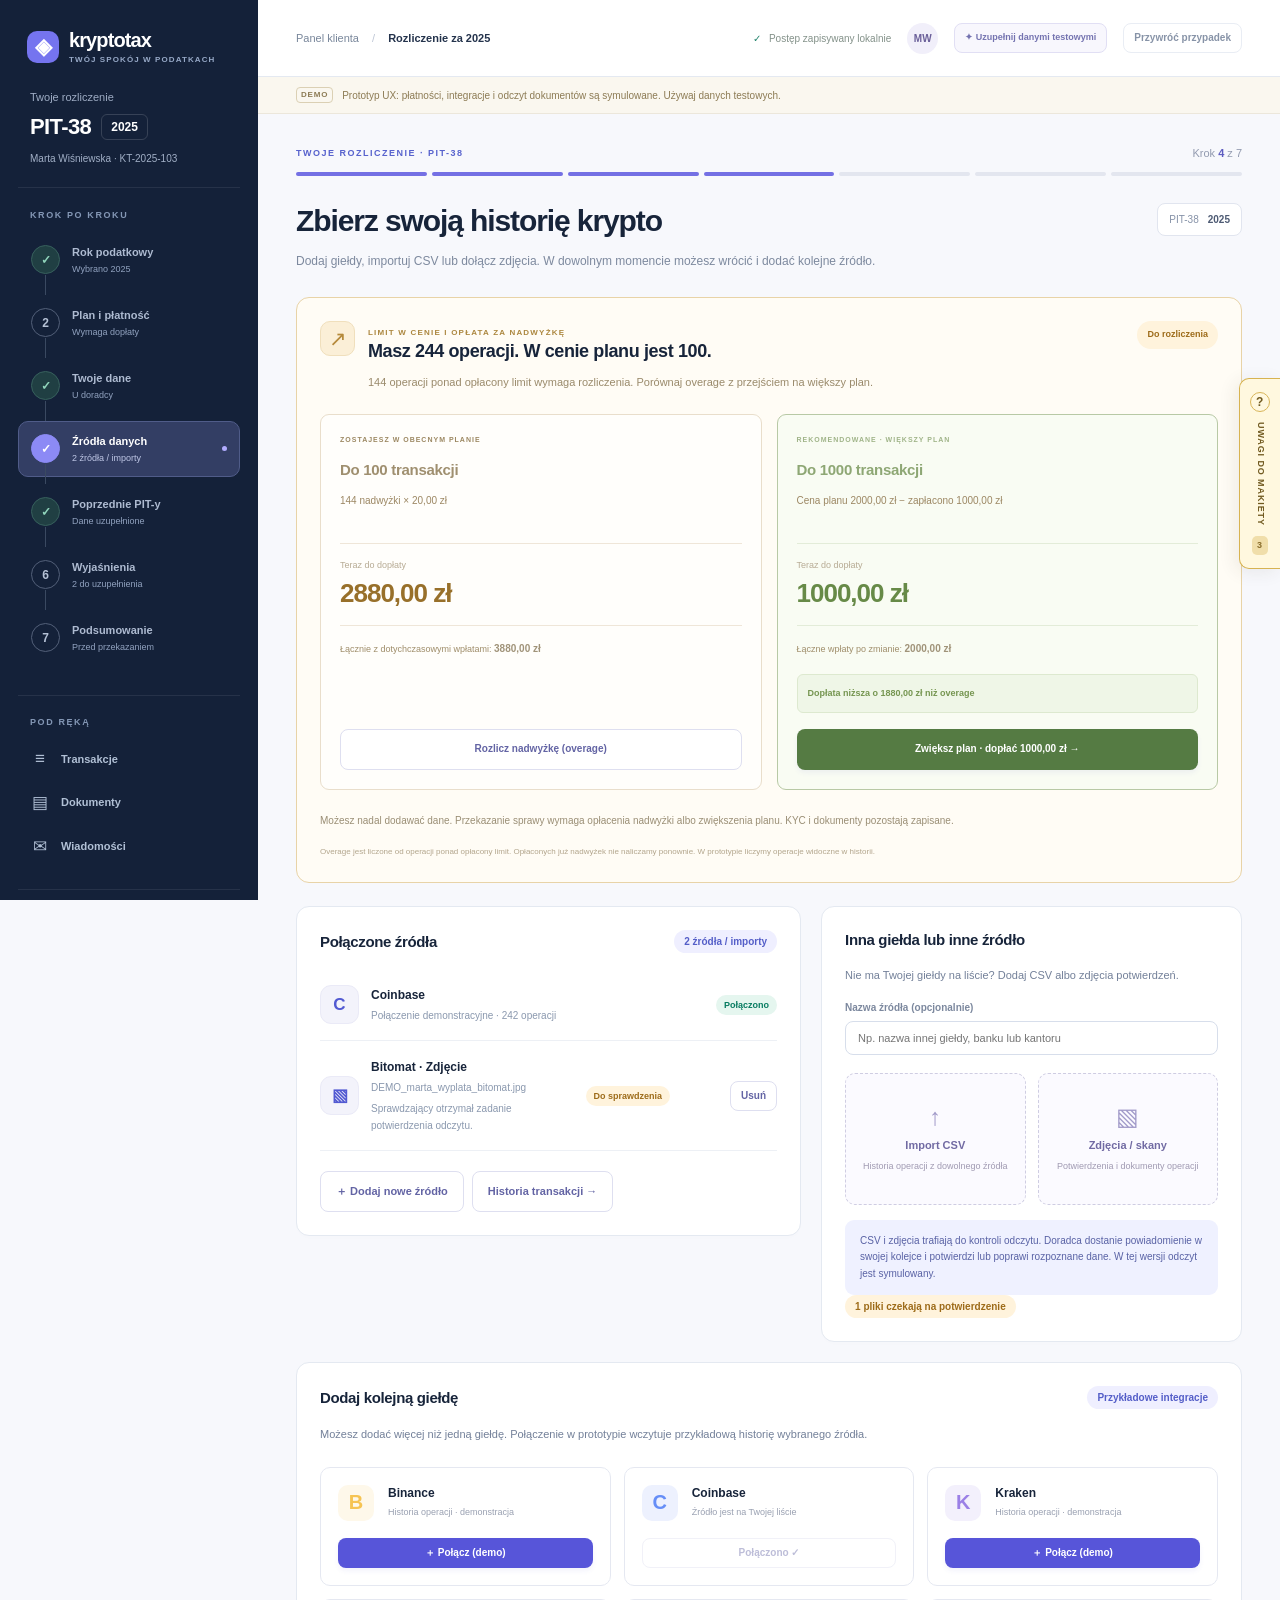
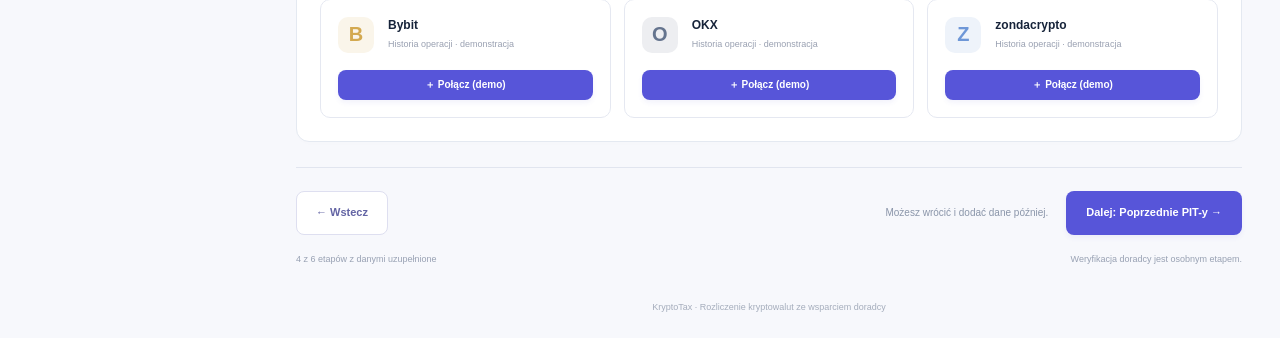
<file: working/mockup-szefa/KryptoTax_klient_Marta.html>
<!doctype html>
<html lang="pl">
<head>
<meta charset="utf-8">
<meta name="viewport" content="width=device-width,initial-scale=1">
<meta name="theme-color" content="#101c34">
<title>KryptoTax — panel klienta · Marta · V1</title>
<style>
:root{--ink:#17243a;--sub:#738099;--line:#e4e9f1;--canvas:#f5f7fb;--nav:#101c34;--nav2:#1c2c4a;--purple:#555ce2;--purple2:#edf0ff;--green:#087c61;--greenbg:#e5f6ef;--amber:#9d6b19;--amberbg:#fff3dc;--red:#b84358;--redbg:#ffedf0}
*{box-sizing:border-box}html,body{margin:0;min-height:100%;font-family:Inter,-apple-system,BlinkMacSystemFont,"Segoe UI",sans-serif;color:var(--ink);background:#e8edf6}button,input,select,textarea{font:inherit}button{cursor:pointer}button:disabled{cursor:not-allowed;opacity:.42}button:focus-visible,input:focus-visible,textarea:focus-visible,select:focus-visible{outline:3px solid #abb1ff;outline-offset:2px}#app{min-height:100vh}.shell{min-height:100vh;display:grid;grid-template-columns:232px minmax(0,1fr)}.sidebar{background:var(--nav);color:white;padding:24px 13px;display:flex;flex-direction:column;gap:31px}.logo{display:flex;gap:10px;align-items:center;padding:3px 12px}.logo-symbol{width:32px;height:32px;display:grid;place-items:center;border-radius:10px;background:#7179fc;font-size:22px;font-weight:900}.logo-text{font-size:20px;font-weight:850;letter-spacing:-.9px;line-height:1.1}.logo-text small{display:block;color:#a5b2ce;font-size:9px;font-weight:750;letter-spacing:1.5px;margin-top:5px}.nav-label{font-size:10px;color:#8495b2;padding-left:13px;letter-spacing:1.5px;font-weight:800;margin:0 0 9px}.navigation{display:flex;flex-direction:column;gap:3px}.navigation button{width:100%;background:transparent;color:#b1c0d5;border:0;padding:12px 13px;text-align:left;font-size:12px;font-weight:660;display:flex;align-items:center;gap:11px;border-radius:9px}.navigation button:hover{background:#243452;color:white}.navigation button.active{background:#334469;color:white}.nav-icon{width:20px;text-align:center;font-size:17px;font-weight:400}.count{margin-left:auto;border-radius:10px;font-size:10px;background:#364765;padding:3px 6px}.side-panel-link{margin-top:16px;padding-top:14px;border-top:1px solid #293751}.other-link{display:block;color:#e7e9ff;text-decoration:none;font-weight:750;border:1px solid #465474;border-radius:8px;padding:10px 9px;font-size:11px;line-height:1.5}.other-link:hover{background:#2b3b5e}.side-hint{font-size:9px;line-height:1.6;color:#94a5bf;margin-top:9px}.side-bottom{margin-top:auto;border-top:1px solid #293751;padding:16px 12px 0;color:#93a3bf;font-size:10px;line-height:1.7}.main{background:var(--canvas);min-width:0}.top{height:74px;background:#fff;display:flex;justify-content:space-between;align-items:center;padding:0 33px;border-bottom:1px solid var(--line)}.breadcrumb{font-size:12px;color:#78869a}.breadcrumb strong{color:#24334c}.head-right{display:flex;align-items:center;gap:11px}.avatar{height:31px;width:31px;display:grid;place-items:center;background:#e8eafe;border-radius:50%;color:#5c57a2;font-size:10px;font-weight:850}.demo-strip{background:#fff9e9;border-bottom:1px solid #f0e8d0;color:#876523;font-size:11px;padding:10px 33px}.content{padding:30px 34px 55px;max-width:1200px;margin:auto}.pagehead{display:flex;align-items:flex-start;justify-content:space-between;gap:18px;margin-bottom:22px}.eyebrow{color:#5762cd;font-size:10px;font-weight:820;letter-spacing:1.35px;text-transform:uppercase;margin:0 0 8px}.pagehead h1{font-weight:840;font-size:28px;line-height:1.17;letter-spacing:-1.25px;margin:0 0 7px}.pagehead p{margin:0;font-size:12px;color:var(--sub);line-height:1.65}.pill{display:inline-flex;align-items:center;gap:5px;white-space:nowrap;padding:6px 10px;border-radius:50px;background:#edf1f7;color:#637189;font-weight:750;font-size:10px}.pill.green{background:var(--greenbg);color:var(--green)}.pill.amber{background:var(--amberbg);color:var(--amber)}.pill.red{background:var(--redbg);color:var(--red)}.pill.purple{background:var(--purple2);color:#545ec8}.btn{border:1px solid transparent;min-height:39px;display:inline-flex;gap:8px;align-items:center;justify-content:center;padding:10px 14px;border-radius:9px;line-height:1.25;font-size:11px;font-weight:780;text-align:center;background:#edf0f7;color:#43506a}.btn:hover:not(:disabled){filter:brightness(.97)}.btn.primary{background:var(--purple);color:#fff}.btn.secondary{border-color:#ccd1f4;background:#fff;color:#4c55c7}.btn.dark{background:#1b2a49;color:white}.btn.small{min-height:30px;padding:7px 11px;font-size:10px}.buttons{display:flex;flex-wrap:wrap;gap:8px;align-items:center}.card{background:white;border:1px solid var(--line);border-radius:13px;padding:20px;min-width:0}.cardhead{display:flex;justify-content:space-between;align-items:center;gap:10px;margin-bottom:16px}.card h2{font-size:16px;letter-spacing:-.35px;line-height:1.3;margin:0}.card h3{font-size:12px;margin:0;line-height:1.5}.card p{font-size:11px;line-height:1.65;color:var(--sub);margin:5px 0 0}.muted{color:var(--sub)}.fine{font-size:10px;color:#8290a7}.bold{font-weight:800}.grid{display:grid;grid-template-columns:1.3fr 1fr;gap:16px}.equal{display:grid;grid-template-columns:1fr 1fr;gap:16px}.stack{display:flex;flex-direction:column;gap:16px}.stats{display:grid;grid-template-columns:repeat(3,minmax(0,1fr));gap:12px;margin-bottom:17px}.stat{border:1px solid var(--line);border-radius:12px;background:#fff;padding:18px}.stat-label{font-size:10px;color:#8593a7;font-weight:600}.stat-value{font-size:25px;font-weight:840;letter-spacing:-.9px;margin:7px 0 4px}.stat-caption{font-size:10px;color:#8693a6}.hero{background:linear-gradient(110deg,#1c2a50,#293b6c);color:white;border-radius:14px;padding:26px;margin-bottom:18px;display:flex;gap:18px;align-items:center;justify-content:space-between;position:relative;overflow:hidden}.hero:after{content:"";position:absolute;width:230px;height:230px;border:28px solid #ffffff0a;border-radius:50%;right:-70px;top:-115px;pointer-events:none}.hero h2{font-size:21px;line-height:1.25;margin:4px 0 8px;font-weight:830;letter-spacing:-.6px;color:white}.hero p{font-size:12px;line-height:1.65;color:#c5d0e6;max-width:550px;margin:0}.hero .tag{font-size:10px;color:#b8c4f8;letter-spacing:1.4px;font-weight:830}.hero .btn{position:relative;z-index:1;background:#fff;color:#3545ad;flex-shrink:0}.step{display:flex;align-items:flex-start;gap:12px;padding:13px 0;border-bottom:1px solid #edf0f5}.step:last-child{border:0;padding-bottom:0}.stepdot{border-radius:50%;height:28px;width:28px;flex-shrink:0;display:grid;place-items:center;background:#eaedff;color:#5362ca;font-weight:800;font-size:11px}.stepdot.done{background:#e5f5ee;color:#16866b}.stepbody{flex:1}.step .btn{align-self:center}.line{border-bottom:1px solid #eef1f6;padding:12px 0;display:flex;align-items:center;justify-content:space-between;gap:12px}.line:last-child{border:0}.source{display:flex;gap:12px;align-items:center;border-bottom:1px solid #edf0f5;padding:13px 0}.source:last-child{border:0}.sourceIcon{width:39px;height:39px;flex:0 0 39px;border-radius:11px;background:#eff1ff;color:#525ad2;display:grid;place-items:center;font-weight:830;font-size:17px}.source b{font-size:12px}.source .pill{margin-left:auto}.source small{display:block;color:#8a98ae;font-size:10px;margin-top:4px}.note{background:#eff1ff;color:#5962a5;border-radius:9px;padding:13px 15px;font-size:11px;line-height:1.65;margin:15px 0}.note.good{background:#eaf8f0;color:#157959}.note.warn{background:#fff6e5;color:#916921}.timeline{border-left:1px solid #d9e1ee;margin-left:7px;padding-left:18px}.event{position:relative;padding:0 0 21px 12px}.event:before{content:"";position:absolute;left:-23px;top:3px;border:2px solid white;width:9px;height:9px;border-radius:50%;background:#abb5eb}.event:last-child{padding-bottom:0}.event b{font-size:11px}.event p{font-size:10px;color:#8996a9;margin-top:4px;line-height:1.6}.progress{height:7px;border-radius:10px;background:#e9edf5;overflow:hidden;margin:13px 0}.progress span{background:#626de7;display:block;height:100%;border-radius:10px}.exception{border:1px solid var(--line);border-radius:13px;background:white;padding:19px;margin-bottom:15px}.exception-top{display:flex;justify-content:space-between;gap:15px;align-items:flex-start}.exception h2{font-size:16px;margin:3px 0 7px}.exception p{font-size:11px;line-height:1.65;color:#7b889e;margin:0}.actions{display:flex;gap:9px;flex-wrap:wrap;margin-top:15px;align-items:center}.filemark{padding:8px 10px;background:#f1f4fb;color:#65738f;border-radius:7px;font-size:10px}.box{background:#f8fafd;border:1px solid #e9edf4;border-radius:9px;padding:14px;margin-top:14px}.box label{font-size:10px;color:#8795a8;display:block;margin-bottom:7px}textarea,select,input[type=text]{border:1px solid #d7deeb;background:#fff;border-radius:8px;color:#2b3a51;padding:10px 12px;font-size:12px;width:100%;max-width:100%}textarea{resize:vertical;min-height:100px;line-height:1.5}select{width:auto;min-width:200px}input[type=checkbox]{accent-color:#585fe1}.table-scroll{overflow:auto}table{border-collapse:collapse;width:100%;min-width:560px;text-align:left}th{background:#f8fafd;text-transform:uppercase;letter-spacing:.5px;color:#8492a6;font-size:9px;font-weight:800}td{font-size:11px;color:#39475f}th,td{padding:13px 11px;border-bottom:1px solid #edf0f5}tbody tr:last-child td{border:0}.right{text-align:right}.docrow{display:flex;gap:12px;align-items:center;padding:13px 0;border-bottom:1px solid #edf0f5}.docrow:last-child{border:0}.docicon{font-size:18px;background:#edf0ff;color:#6269cb;padding:10px;border-radius:9px}.docrow h3{margin:0}.docrow .btn{margin-left:auto}.amount{font-size:36px;font-weight:860;letter-spacing:-1.7px;margin:5px 0 7px}.bars{margin-top:14px}.bars label{display:block;color:#8090a3;font-size:10px;margin-top:14px}.bars .progress{margin:7px 0}.mono{font-variant-numeric:tabular-nums}.modalback{position:fixed;inset:0;z-index:80;background:#0e1837a8;display:flex;align-items:center;justify-content:center;padding:18px}.modal{background:white;border-radius:14px;width:min(500px,100%);padding:25px;box-shadow:0 30px 90px #0d1c384f;max-height:90vh;overflow-y:auto}.modal h2{font-size:20px;letter-spacing:-.6px;margin:0 0 8px}.modal p{font-size:12px;color:#78869b;line-height:1.65}.modal .paper{background:#f8fafc;border:1px solid #e7ecf4;border-radius:9px;margin:15px 0;padding:20px}.modalbuttons{display:flex;justify-content:flex-end;margin-top:16px}.toast{position:fixed;bottom:20px;left:50%;transform:translateX(-50%);background:#182743;color:#fff;z-index:90;border-radius:9px;padding:12px 17px;font-size:11px;box-shadow:0 10px 38px #0d18383b;max-width:90%;text-align:center}.hidden{display:none!important}.status-intro{display:flex;align-items:center;justify-content:space-between;gap:12px}.status-intro b{font-size:14px}.fake-upload{margin-top:12px;display:none}.checkline{display:flex;gap:10px;align-items:flex-start;margin-top:17px;font-size:11px;color:#34445d;line-height:1.6}.smallcaps{font-size:10px;color:#8793a6;text-transform:uppercase;letter-spacing:1px;font-weight:780}.mt16{margin-top:16px}.mt20{margin-top:20px}
.choice-list{display:flex;flex-direction:column;gap:9px;margin:17px 0}.choice{display:flex;align-items:center;gap:10px;padding:13px;border:1px solid var(--line);border-radius:9px;background:#f9fafe;cursor:pointer;font-size:12px;line-height:1.5}.choice:has(input:checked){border-color:#8e96e9;background:#f0f2ff;font-weight:720}.choice input{width:17px;height:17px;flex:0 0 17px}
@media(max-width:850px){.shell{grid-template-columns:1fr}.sidebar{padding:12px;gap:8px}.logo{padding:2px 10px}.nav-label{display:none}.side-bottom{padding:7px 10px 2px;border:0;font-size:9px}.side-panel-link{margin-top:5px;padding-top:7px}.side-hint{display:none}.navigation{flex-direction:row;overflow:auto}.navigation button{width:auto;white-space:nowrap;flex-shrink:0;padding:10px 12px}.nav-icon{width:auto}.top{padding:0 18px;height:62px}.demo-strip{padding:10px 18px}.content{padding:23px 17px 36px}}
@media(max-width:600px){.breadcrumb{display:none}.pagehead{flex-wrap:wrap}.pagehead h1{font-size:24px}.stats{grid-template-columns:repeat(2,minmax(0,1fr))}.stat:last-child{grid-column:span 2}.grid,.equal{grid-template-columns:1fr}.hero{flex-direction:column;align-items:stretch;padding:22px}.hero .btn{align-self:flex-start}.exception-top{flex-direction:column}.head-right{width:100%;justify-content:space-between}.avatar{display:none}.source .pill{font-size:9px}.card{padding:16px}.logo-text{font-size:18px}}

/* Client wizard: the five-step journey replaces the dashboard navigation. */
:root{--canvas:#f7f8fc;--purple:#5755d9;--purple2:#efefff}
body{background:var(--canvas)}.wizard-shell{grid-template-columns:258px minmax(0,1fr)}
.sidebar{padding:29px 18px 22px;gap:26px;background:#142139}.logo{color:white;text-decoration:none;padding:0 9px}.logo-text small{font-size:8px;letter-spacing:1.1px;color:#97a9c7}.logo-symbol{background:#7574ef}
.side-case{padding:0 12px 21px;border-bottom:1px solid #ffffff14}.side-case>span{font-size:11px;color:#9eacc4}.side-case strong{display:flex;align-items:center;gap:10px;font-size:22px;letter-spacing:-.6px;margin:9px 0 8px}.side-case strong span{font-size:12px;font-weight:650;letter-spacing:0;padding:5px 9px;border:1px solid #ffffff26;border-radius:6px}.side-case small{font-size:10px;color:#a1afc6}.nav-label{font-size:9px;letter-spacing:1.6px;color:#8497b5;padding-left:12px;margin-bottom:12px}
.wizard-nav ol{padding:0;margin:0;list-style:none}.wizard-nav li{position:relative}.wizard-nav li:not(:last-child):after{content:'';position:absolute;top:48px;bottom:-8px;left:29px;width:1px;background:#3a4961;pointer-events:none}.wizard-nav-step{position:relative;width:100%;display:flex;align-items:center;gap:12px;padding:13px 12px;text-align:left;background:transparent;border:1px solid transparent;border-radius:10px;color:#aebbd1;margin-bottom:9px;min-height:66px}.wizard-nav-step:hover{background:#ffffff08;color:white}.wizard-nav-step.active{background:#333e64;border-color:#505c89;color:white}.wizard-number{width:32px;height:32px;flex:0 0 32px;display:grid;place-items:center;border-radius:50%;border:1px solid #536079;color:#b5c1d5;font-size:12px;font-weight:750;background:#142139;z-index:1}.is-done .wizard-number{background:#203f43;border-color:#37605d;color:#91d5bc}.active .wizard-number{background:#8c8af5;color:#fff;border-color:#8c8af5}.wizard-nav-copy strong{display:block;font-size:12px;font-weight:680}.wizard-nav-copy small{display:block;font-size:10px;color:#91a2bf;margin-top:6px}.active .wizard-nav-copy small{color:#bfc7e6}.current-dot{height:5px;width:5px;border-radius:50%;background:#b2acff;margin-left:auto}.side-tools{border-top:1px solid #ffffff14;padding-top:21px}.navigation{gap:3px}.navigation button{padding:10px 12px;font-size:11px}.side-bottom{padding:18px 10px 0;border-color:#ffffff14}.advisor-mini{display:flex;gap:10px;align-items:center;margin-bottom:17px}.advisor-avatar{display:grid;place-items:center;width:32px;height:32px;background:#31435e;color:#d9e2f2;font-size:10px;font-weight:700;border-radius:50%}.advisor-mini strong{display:block;font-size:11px;color:#d3ddec}.advisor-mini span:not(.advisor-avatar){display:block;font-size:9px;color:#8c9fbc;margin-top:4px}.other-link{font-size:10px;font-weight:600;background:#ffffff04;padding:9px 11px;border-color:#ffffff23}.side-hint{font-size:8px}
.top{height:77px;padding:0 38px}.breadcrumb{font-size:11px}.breadcrumb span{padding:0 10px;color:#bec6d5}.head-right{gap:16px}.save-state{font-size:10px;color:#839189}.save-state>span{color:#22846c;padding-right:5px}.top .btn{background:transparent;color:#8793a7;font-size:9px;border:1px solid #e9edf4;min-height:28px}.top .avatar{background:#f1effa;color:#6a5f99}.demo-strip{display:flex;gap:9px;align-items:center;background:#faf7ef;color:#8c7b54;border-color:#ece7db;font-size:10px;padding:10px 38px;line-height:1.5}.demo-badge{font-size:8px;letter-spacing:.8px;border:1px solid #dbd0b4;border-radius:4px;padding:1px 4px;font-weight:800;flex-shrink:0}
.content{padding:33px 38px 28px;max-width:1220px}.wizard-meta{display:flex;justify-content:space-between;align-items:center}.wizard-meta .eyebrow{font-size:9px;letter-spacing:1.5px;margin:0}.wizard-count{color:#929aaf;font-size:11px}.wizard-count strong{color:#5d5cc0}.wizard-track{display:flex;gap:5px;margin:13px 0 27px}.wizard-track span{height:4px;background:#e3e6ef;border-radius:4px;flex:1}.wizard-track .filled{background:#7470e4}.wizard-heading{display:flex;justify-content:space-between;align-items:flex-start;gap:24px;margin-bottom:26px}.wizard-heading h1{font-size:30px;font-weight:760;letter-spacing:-1.1px;line-height:1.23;margin:0 0 11px;outline:none}.wizard-heading p{font-size:12px;color:#7d899e;line-height:1.8;margin:0;max-width:640px}.year-tag{background:#fff;border:1px solid #e1e5ef;border-radius:8px;padding:9px 11px;font-size:10px;white-space:nowrap;display:flex;gap:9px;color:#8591a7;line-height:1.3}.year-tag strong{font-weight:700;color:#4e5b74}.welcome-note{border:1px solid #e3e3f7;border-radius:12px;background:#efeffb;padding:17px 20px;display:flex;gap:14px;align-items:center;margin-bottom:22px}.welcome-icon{height:34px;width:34px;border-radius:10px;background:#fff;display:grid;place-items:center;font-size:22px;color:#7470cf;flex:0 0 34px}.welcome-note strong{font-size:12px;color:#4c4b85;font-weight:720}.welcome-note p{margin:5px 0 0;font-size:11px;color:#80809f;line-height:1.7}.wizard-body>.grid{grid-template-columns:minmax(0,1.35fr) minmax(0,1fr);gap:20px}.wizard-body .card{padding:23px;border-radius:13px;box-shadow:0 3px 8px #26355902}.card h2{font-size:15px;font-weight:730}.cardhead{gap:12px}.card p,.exception p{line-height:1.8}.note{font-size:11px;font-weight:400}.btn{min-height:41px;font-size:11px;border-radius:8px;padding:11px 15px;font-weight:720}.btn.primary{box-shadow:0 3px 5px #5755d912}.btn.secondary{border-color:#dedff0;color:#6364a4}.btn.small{min-height:30px;font-size:10px;padding:7px 10px}.choice{padding:15px 13px;background:#fff;transition:background .15s,border-color .15s}.choice:has(input:checked){background:#f5f4ff;border-color:#a29de6}.source small,.docrow p{overflow-wrap:anywhere}.source{padding:16px 0}.sourceIcon{background:#f3f3fb;border:1px solid #eaeaf7;border-radius:11px}.exception{padding:23px}.exception .eyebrow{font-size:9px}.exception h2{font-size:17px;letter-spacing:-.3px}.box{background:#f9faff}.wizard-footer{display:flex;align-items:center;justify-content:space-between;gap:20px;margin-top:25px;padding-top:23px;border-top:1px solid #e1e5ef}.wizard-footer-next{display:flex;gap:18px;align-items:center}.next-caption{font-size:10px;color:#8a95a9}.wizard-footer .btn{min-height:44px;padding:12px 19px}.start-label{font-size:11px;color:#8995a8}.wizard-reassurance{display:flex;justify-content:space-between;gap:14px;font-size:9px;line-height:1.6;color:#98a1b3;margin-top:17px}.main-footnote{text-align:center;color:#a5adbc;font-size:9px;padding:8px 20px 26px}.return-to-wizard{display:flex;align-items:center;gap:14px;margin-bottom:23px}.return-to-wizard>span{font-size:10px;color:#8a95a8}
.summary-layout{display:grid;grid-template-columns:minmax(0,1.55fr) minmax(0,1fr);gap:20px;align-items:start}.summary-intro{margin-bottom:7px!important}.summary-row{display:flex;align-items:center;gap:12px;padding:21px 0;border-bottom:1px solid #edf0f6}.summary-check{display:grid;place-items:center;align-self:flex-start;margin-top:1px;height:26px;width:26px;flex:0 0 26px;border:1px solid #eee0bc;background:#fff8e8;color:#9d7d39;border-radius:50%;font-size:11px;font-weight:750}.summary-check.done{background:#eaf6ef;color:#26836a;border-color:#d6eadd}.summary-copy{flex:1;min-width:0}.summary-copy h3{font-size:12px}.summary-copy p{font-size:10px;overflow-wrap:anywhere}.summary-row .btn{max-width:127px}.summary-add-note{display:flex;gap:10px;color:#9098ac;font-size:10px;line-height:1.8;padding-top:19px}.summary-add-note>span{font-size:19px;color:#8384b0}.handoff-card{background:#f0effb;border-color:#e0def4!important}.handoff-card>.eyebrow{font-size:8px;letter-spacing:1.3px}.handoff-icon{height:44px;width:44px;background:#e4e1f8;border:1px solid #dbd7f4;color:#6e67c4;border-radius:13px;display:grid;place-items:center;font-size:23px;margin:22px 0 18px}.handoff-card h2{font-size:20px;letter-spacing:-.6px;line-height:1.4;max-width:240px}.handoff-card p{margin-top:12px;color:#7c7b99;font-size:11px}.handoff-card>.btn{width:100%;margin-top:22px;font-size:11px}.handoff-card>.btn:disabled{opacity:1;background:#dcd9ee;color:#8b86a9;box-shadow:none}.handoff-card .handoff-caption{display:block;color:#9390a8;font-size:9px;line-height:1.8;margin-top:11px}.handoff-card>.btn.small{margin-top:13px;background:transparent;border-color:#d3d0ea}.result-details{border:1px solid #e2e6ef;border-radius:12px;background:white;margin-top:22px;overflow:hidden}.result-details>summary{display:flex;align-items:center;justify-content:space-between;gap:14px;padding:21px 23px;cursor:pointer;list-style:none}.result-details>summary::-webkit-details-marker{display:none}.result-details>summary strong{display:block;font-size:12px;font-weight:700}.result-details>summary small{display:block;color:#99a1b2;font-size:10px;margin-top:5px;line-height:1.6}.result-peek{font-size:18px;letter-spacing:-.5px;font-weight:750;white-space:nowrap;color:#62678b}.result-peek>span{margin-left:15px;color:#969ab4;font-size:18px}.result-details-body{padding:0 23px 23px}.result-details[open]>summary{border-bottom:1px solid #edf0f6;margin-bottom:23px}.result-details .stats{gap:9px}.result-details .stat{padding:14px}.result-details .stat-value{font-size:21px}
@media(min-width:1100px){.sidebar{position:sticky;top:0;height:100vh;overflow-y:auto}.main{min-height:100vh}}
@media(max-width:1100px){.wizard-shell{grid-template-columns:225px minmax(0,1fr)}.sidebar{padding:24px 12px}.top{padding:0 25px}.content{padding:28px 25px}.demo-strip{padding:10px 25px}.save-state{display:none}.wizard-heading h1{font-size:27px}.wizard-body>.grid{grid-template-columns:1fr}.wizard-body>.grid>.card+ .card{background:#fcfcfe}.summary-layout{grid-template-columns:1fr}.handoff-card h2{max-width:none}.handoff-card .handoff-icon{display:none}.handoff-card h2{margin-top:13px}.handoff-card>.btn{max-width:320px}.next-caption{display:none}}
@media(max-width:850px){.wizard-shell{grid-template-columns:1fr}.sidebar{padding:18px 20px;gap:18px}.sidebar>.logo{padding:0}.logo-text{font-size:20px}.logo-text small{font-size:7px}.side-case,.side-bottom,.journey>.nav-label,.side-tools>.nav-label{display:none}.journey{min-width:0}.wizard-nav ol{display:flex;gap:5px}.wizard-nav li{flex:1;min-width:0}.wizard-nav li:not(:last-child):after{display:none}.wizard-nav-step{flex-direction:column;justify-content:center;gap:8px;padding:10px 4px;margin:0;min-height:78px}.wizard-nav-copy strong{font-size:10px;line-height:1.4;text-align:center}.wizard-nav-copy small,.current-dot{display:none}.wizard-number{width:25px;height:25px;flex:0 0 25px;font-size:10px}.side-tools{border-top:1px solid #ffffff14;padding-top:11px}.navigation{gap:15px;justify-content:center;overflow:visible}.navigation button{font-size:10px;padding:4px 6px;gap:7px}.nav-icon{font-size:15px}.top{height:59px}.breadcrumb{display:block;font-size:10px}.head-right{width:auto;gap:12px}.top .avatar{display:none}.demo-strip{font-size:9px}.content{padding:25px 21px}.wizard-track{margin-bottom:24px}.wizard-heading h1{font-size:26px}.wizard-heading{gap:16px}.wizard-body>.grid{grid-template-columns:1.2fr 1fr}.wizard-body .card{padding:19px}.wizard-footer{margin-top:22px}.welcome-note{padding:15px 17px}.wizard-reassurance{font-size:9px}.summary-layout{grid-template-columns:1.45fr 1fr}.summary-row{flex-wrap:wrap;gap:9px}.summary-row .btn{margin-left:35px}.handoff-card h2{font-size:19px}.handoff-card>.eyebrow{font-size:8px}.result-details-body{padding:0 16px 16px}}
@media(max-width:650px){.sidebar{padding:17px 14px;gap:16px}.wizard-nav-step{min-height:76px;padding:9px 1px}.wizard-nav-copy strong{font-size:9px}.navigation{gap:13px}.top{padding:0 19px}.top .breadcrumb{font-size:9px}.breadcrumb span{padding:0 5px}.demo-strip{padding:9px 19px;align-items:flex-start}.content{padding:24px 17px}.wizard-heading{margin-bottom:23px}.wizard-heading h1{font-size:25px;letter-spacing:-.8px;line-height:1.25}.wizard-heading p{font-size:11px}.year-tag{display:none}.wizard-track{margin:12px 0 22px}.wizard-meta .eyebrow{font-size:8px}.wizard-count{font-size:10px}.welcome-note{gap:11px;padding:14px}.welcome-note strong{font-size:11px}.welcome-note p{font-size:10px}.welcome-icon{width:29px;height:29px;flex-basis:29px;font-size:19px}.wizard-body>.grid,.summary-layout{grid-template-columns:1fr}.wizard-body .card,.exception{padding:18px}.wizard-footer{gap:10px;align-items:stretch}.wizard-footer-back{display:flex;align-items:center}.wizard-footer .btn{font-size:10px;padding:12px;min-height:43px}.wizard-footer-next{justify-content:flex-end}.start-label{font-size:10px}.wizard-reassurance{flex-direction:column;gap:4px;font-size:8px}.summary-row{flex-wrap:nowrap;padding:17px 0}.summary-row .btn{margin:0;max-width:100px;font-size:9px;padding:7px 9px}.summary-copy p{font-size:10px}.summary-card .cardhead{align-items:flex-start}.summary-card .cardhead h2{font-size:14px}.summary-card .pill{font-size:9px}.handoff-card>.btn{max-width:none}.result-details>summary{padding:17px;align-items:flex-start}.result-peek{font-size:16px}.result-peek>span{margin-left:6px}.result-details>summary small{font-size:9px}.result-details .grid{grid-template-columns:1fr}.return-to-wizard{align-items:flex-start;flex-direction:column;gap:9px}.choice{font-size:11px}.source .pill{padding:5px 7px;font-size:8px}.source b{font-size:11px}.source small{font-size:9px;line-height:1.6}.source{gap:9px}.sourceIcon{width:33px;height:33px;flex-basis:33px;font-size:15px}.main-footnote{font-size:8px}}
@media(prefers-reduced-motion:reduce){*{scroll-behavior:auto!important;transition:none!important}}


.year-layout{display:grid;grid-template-columns:minmax(0,1.4fr) minmax(0,1fr);gap:20px;align-items:start}.year-options{display:flex;flex-direction:column;gap:11px;margin:23px 0}.year-choice{display:flex;align-items:center;gap:13px;cursor:pointer;border:1px solid #e0e4ef;border-radius:10px;padding:18px 15px;background:#fff}.year-choice.selected{border-color:#9590e4;background:#f7f6ff;box-shadow:0 0 0 1px #a6a0ee15}.year-choice input{accent-color:var(--purple);width:17px;height:17px;margin:0}.year-choice strong{font-size:23px;letter-spacing:-.5px;display:block}.year-choice small{display:block;color:#8a91a7;font-size:10px;margin-top:4px}.year-recommended{margin-left:auto;font-size:8px;padding:6px 8px;border-radius:5px;background:#edebfc;color:#827bc2;line-height:1.5;text-align:center}.year-other-label{display:block;font-size:10px;color:#7b879d;margin-bottom:9px}.year-card select{width:100%;font-size:11px}.year-current{display:flex;justify-content:space-between;gap:12px;border-top:1px solid #edf0f6;margin-top:22px;padding-top:20px;font-size:11px;color:#8995a8}.year-current strong{color:#5e5b9e}.year-help{background:#f0effb;border-color:#e4e1f5}.year-help>.eyebrow{font-size:8px}.year-help h2{font-size:24px;letter-spacing:-.7px;margin:20px 0 13px;line-height:1.3}.year-help .note{background:#e6e3f7;color:#84809e;font-size:10px}.prior-year-warning{font-size:9px;color:#a47b2e;margin-top:5px}
@media(max-width:1100px){.year-layout{grid-template-columns:1fr}.year-help h2 br{display:none}.year-help h2{font-size:20px;margin:13px 0}.year-help .note{margin-bottom:0}.wizard-nav-step{padding-top:11px;padding-bottom:11px;min-height:61px}.wizard-nav li:not(:last-child):after{top:46px}}
@media(max-width:850px){.year-layout{grid-template-columns:1.3fr 1fr}.wizard-nav-step{min-height:80px}.wizard-nav li:not(:last-child):after{display:none}.wizard-nav-copy strong{font-size:9px}.year-choice{padding:15px 12px}.year-recommended{font-size:7px}}
@media(max-width:650px){.year-layout{grid-template-columns:1fr}.year-choice strong{font-size:21px}.year-choice small{font-size:9px}.year-current{font-size:10px}.wizard-nav-copy strong{font-size:8px}.year-recommended{font-size:7px;padding:5px}.year-options{gap:10px}}


/* Shared form, source, transaction and advisor workspace additions. */
input[type=search],input[type=date],input[type=number]{width:100%;min-width:0;border:1px solid #d7deeb;border-radius:8px;background:#fff;padding:11px 12px;color:#2b3a51;font-size:12px;min-height:41px}input:disabled,select:disabled,textarea:disabled{background:#f5f6fa;color:#858ea0}input[type=radio],input[type=checkbox]{accent-color:var(--purple)}.field-label{display:block;font-size:10px;font-weight:650;color:#7c889e;margin-bottom:8px}.form-grid{display:grid;grid-template-columns:1fr 1fr;gap:18px 16px}.form-field{display:flex;flex-direction:column;gap:8px;min-width:0;font-size:11px;color:#7b879b}.form-field>span{font-size:10px;font-weight:650}.form-field input,.form-field select{width:100%;min-width:0;min-height:42px}.form-field input:focus,.form-field select:focus{border-color:#a5a0eb}.source-copy{flex:1;min-width:0}.source-copy small,.source-copy p{overflow-wrap:anywhere;line-height:1.7}.text-link{font-size:10px;line-height:1.7;color:#7670bd;display:inline-block;margin-top:17px}.note-text{font-size:12px;line-height:1.8;white-space:pre-wrap;overflow-wrap:anywhere}.mb20{margin-bottom:20px}.plain-checks{list-style:none;padding:0;margin:19px 0;font-size:12px;color:#6d7b92}.plain-checks li{padding:10px 0;line-height:1.7}.plain-checks li:before{content:'✓';color:#359379;margin-right:10px}.empty-state{text-align:center;padding:47px 22px;color:#8c97aa}.empty-state>span{display:inline-grid;place-items:center;width:50px;height:50px;margin-bottom:16px;border-radius:14px;background:#f0effb;color:#8a83cf;font-size:24px}.empty-state h2,.empty-state h3{color:#55627b;margin:0 0 9px!important}.empty-state p{max-width:400px;margin:0 auto 20px!important;font-size:12px}.empty-state.compact{padding:25px 12px}.empty-state.compact>span{width:38px;height:38px;font-size:22px}.empty-state.compact p{font-size:11px;margin-bottom:7px!important}.explain-list{padding-left:18px;margin:20px 0;font-size:11px;color:#66758f}.explain-list li{padding:0 0 20px 9px;line-height:1.7}.explain-list p{font-size:11px}.explain-list li:last-child{padding-bottom:0}
.wizard-nav-step{min-height:56px;padding:9px 12px;margin-bottom:7px}.wizard-nav li:not(:last-child):after{top:43px;bottom:-7px}.sidebar{gap:22px}.wizard-nav-copy strong{font-size:11px}.wizard-nav-copy small{font-size:9px}.wizard-number{width:29px;height:29px;flex-basis:29px}.wizard-nav li:not(:last-child):after{left:27px}.journey{min-width:0}.wizard-footer-next{min-width:0}.wizard-footer .btn{white-space:normal}.wizard-heading{margin-bottom:25px}.wizard-heading h1{font-weight:750}
.plan-grid{display:grid;grid-template-columns:repeat(4,minmax(0,1fr));gap:13px}.plan-card{position:relative;display:flex;flex-direction:column;border:1px solid #e0e4ee;border-radius:12px;background:white;padding:21px 18px;cursor:pointer;min-width:0}.plan-card.selected{border-color:#8f89e6;box-shadow:0 0 0 1px #a29be41c;background:#fbfaff}.plan-card>input{position:absolute;right:15px;top:17px;width:15px;height:15px;margin:0}.plan-volume{font-size:29px;letter-spacing:-1px;font-weight:780;color:#303d59;margin-top:5px}.plan-unit{font-size:10px;color:#8a95a9;margin:3px 0 24px}.plan-card>strong{font-size:18px;letter-spacing:-.5px;line-height:1.4;min-height:51px}.plan-card:last-child>strong{font-size:16px}.plan-desc{font-size:10px;line-height:1.8;color:#8a94a8;margin:11px 0 23px;flex:1}.plan-select{display:block;text-align:center;border-radius:7px;padding:9px 7px;background:#f3f4f9;font-size:10px;font-weight:700;color:#858aa6}.selected .plan-select{background:#edebff;color:#6d64c2}.payment-amount{font-size:32px;letter-spacing:-1px;font-weight:750;margin:24px 0}.payment-amount small{font-size:16px;color:#8c93aa;letter-spacing:0}.payment-receipt{padding:17px 0;font-size:11px;color:#7a879e}.payment-receipt>strong{font-size:28px;color:#506478}.payment-receipt .line b{color:#56637a;overflow-wrap:anywhere;text-align:right}.plan-grid+.equal{align-items:start}
.kyc-stages{display:flex;gap:9px;margin-bottom:20px}.kyc-stages button{display:flex;align-items:center;gap:9px;border:1px solid #e0e4ef;border-radius:8px;background:white;color:#949cb0;font-size:11px;padding:12px 14px;flex:1;font-weight:650;text-align:left}.kyc-stages button>span{display:grid;place-items:center;border-radius:50%;height:23px;width:23px;flex:0 0 23px;background:#f0f1f8;font-size:10px}.kyc-stages button.active{border-color:#a9a2e8;background:#f5f3ff;color:#6961b8}.kyc-stages button.active>span{background:#8179d9;color:#fff}.kyc-layout{display:grid;grid-template-columns:minmax(0,1.8fr) minmax(0,1fr);gap:20px;align-items:start}.kyc-actions{display:flex;justify-content:flex-end;gap:10px;margin-top:25px;padding-top:22px;border-top:1px solid #ecedf4}.kyc-help{background:#f0effb;border-color:#e3e0f5!important}.kyc-help h2{font-size:22px;letter-spacing:-.6px;margin:18px 0 12px}.kyc-help p{color:#83809d}.kyc-help .note{background:#e8e5f8;color:#85809d}.identity-overview .line{font-size:11px;color:#8a94a7}.identity-overview b{color:#56627b;text-align:right;overflow-wrap:anywhere}.identity-overview .pill{white-space:normal;text-align:center}.document-upload-grid{display:grid;grid-template-columns:1fr 1fr;gap:13px;margin-top:22px}.upload-tile{position:relative;display:flex;flex-direction:column;align-items:center;justify-content:center;gap:8px;min-height:132px;border:1px dashed #cfcde2;border-radius:10px;background:#fbfaff;text-align:center;padding:18px 12px;cursor:pointer;min-width:0;overflow:hidden}.upload-tile:hover{background:#f5f3ff;border-color:#9890d9}.upload-tile:focus-within{outline:3px solid #bcb6f0;outline-offset:2px}.upload-tile>strong{font-size:11px;font-weight:700;color:#716aa3}.upload-tile>span:not(.upload-symbol){font-size:9px;color:#a09ab2;line-height:1.7;overflow-wrap:anywhere;max-width:100%}.upload-tile input,.upload-button input{position:absolute;inset:0;width:100%;height:100%;opacity:0;cursor:pointer}.upload-symbol{font-size:24px;color:#a19ac9;line-height:1.2}.inline-upload{margin-top:17px;min-height:84px;padding:15px}.upload-button{position:relative;overflow:hidden;cursor:pointer}.source-workspace{display:grid;grid-template-columns:minmax(0,1.2fr) minmax(0,1fr);gap:20px;align-items:start}.upload-options{display:grid;grid-template-columns:1fr 1fr;gap:12px;margin-top:18px}.other-import>.note{margin-bottom:0;font-size:10px}.other-import input[type=text]{font-size:11px}.source-workspace .source{flex-wrap:wrap}.source-workspace .source .btn{margin-left:48px}.source-workspace .source .pill{font-size:9px;padding:5px 8px}.source-workspace .source-copy{min-width:130px}.import-source .source-copy{min-width:100px}.exchange-grid{display:grid;grid-template-columns:repeat(3,minmax(0,1fr));gap:13px;margin-top:22px}.exchange-card{position:relative;display:grid;grid-template-columns:39px minmax(0,1fr);gap:3px 11px;border:1px solid #e5e8f1;border-radius:10px;padding:17px;align-items:center;background:#fff}.exchange-mark{width:36px;height:36px;border-radius:10px;background:color-mix(in srgb,var(--exchange-color) 12%,white);color:var(--exchange-color);font-size:20px;font-weight:800;display:grid;place-items:center;grid-row:span 2}.exchange-card>strong{font-size:12px;overflow-wrap:anywhere}.exchange-card>small{font-size:9px;color:#99a0b1;line-height:1.6}.exchange-card>.btn{grid-column:span 2;margin-top:14px;width:100%;font-size:10px}
.tx-workspace{padding:22px!important}.tx-toolbar{display:flex;align-items:flex-end;justify-content:space-between;gap:25px;margin-bottom:21px}.tx-search{flex:1;min-width:0;max-width:470px}.tx-search input{font-size:11px}.tx-view-switch{display:flex;flex-shrink:0;border:1px solid #e0e3ef;background:#f7f8fc;border-radius:8px;padding:3px;gap:3px}.tx-view-switch button{border:0;background:transparent;color:#9b9eb3;font-size:10px;padding:9px 13px;border-radius:6px;font-weight:700}.tx-view-switch button.active{background:#fff;color:#6f69bd;box-shadow:0 1px 5px #28375112}.tx-filters{display:grid;grid-template-columns:repeat(5,minmax(0,1fr));gap:12px;margin:0 0 20px;padding-bottom:21px;border-bottom:1px solid #eef0f6}.filter-field{display:flex;flex-direction:column;gap:8px;min-width:0;font-size:10px;color:#8a94a9}.filter-field>span{font-size:9px;font-weight:650}.filter-field select{width:100%;min-width:0;font-size:10px;padding:9px 10px;min-height:37px}.tx-results-head{display:flex;justify-content:space-between;align-items:center;gap:12px;font-size:11px;color:#9a9fb1;margin:0 0 16px}.tx-results-head strong{color:#676384}.tx-table{min-width:730px}.tx-table td,.tx-table th{padding:15px 12px;font-size:10px}.tx-table th{font-size:8px}.tx-table td strong{font-size:11px}.tx-table td small,.clients-table small,.calculations-table small{display:block;font-size:9px;line-height:1.7;color:#99a1b2;margin-top:4px}.group-count{display:inline-grid;place-items:center;background:#eeecfa;color:#7871b3;font-size:12px;font-weight:750;min-width:37px;height:28px;border-radius:6px;padding:0 7px}.pagination{display:flex;align-items:center;justify-content:space-between;gap:15px;padding-top:20px;margin-top:12px;border-top:1px solid #edf0f5;font-size:10px;color:#8f99ac}.pagination>label{display:flex;align-items:center;gap:8px}.pagination select{min-width:0;width:auto;padding:6px 8px;font-size:10px}.pagination>div{display:flex;align-items:center;gap:12px}.pagination .btn{min-width:30px}.table-caption{font-size:9px;line-height:1.8;color:#a0a8b7;margin:15px 0 0}
.advisor-content{max-width:1550px}.advisor-shell .sidebar .navigation{gap:5px}.advisor-shell .sidebar .navigation button{font-size:11px;padding:12px}.advisor-shell .side-case strong{font-size:20px}.advisor-metrics{display:flex;gap:35px;flex-wrap:wrap;margin:25px 0 25px}.advisor-metrics>div{display:flex;align-items:baseline;gap:9px}.advisor-metrics strong{font-size:25px;letter-spacing:-.7px;font-weight:760}.advisor-metrics span{font-size:10px;color:#909aad}.client-table-card{padding:0!important;overflow:hidden}.client-table-toolbar{display:flex;align-items:flex-end;gap:25px;justify-content:space-between;padding:22px}.client-table-toolbar .filter-field{min-width:170px}.clients-table{min-width:980px}.clients-table th,.clients-table td{padding:18px 16px}.clients-table th{font-size:8px;background:#f8f9fd}.clients-table td{font-size:10px}.clients-table td:nth-child(1){min-width:230px}.clients-table td:nth-child(3){min-width:160px}.clients-table td:nth-child(5){max-width:210px;line-height:1.7}.client-row:hover{background:#fdfcff}.client-expand{display:flex;align-items:center;gap:12px;text-align:left;border:0;padding:0;background:transparent;color:var(--ink);font-size:12px;cursor:pointer}.client-expand strong{font-size:12px}.expand-arrow{color:#9a94bd;font-size:20px;line-height:1}.table-avatar{height:31px;width:31px;flex:0 0 31px;display:grid;place-items:center;border-radius:9px;background:#eeecfa;color:#8b81b9;font-size:10px;font-weight:750}.expanded-client>td{padding:0 16px 20px 43px!important;background:#f6f7fc}.client-calculations{border:1px solid #e2e5ef;border-radius:9px;background:white;padding:0;overflow:hidden}.nested-heading{display:flex;gap:12px;justify-content:space-between;align-items:center;padding:16px 18px;border-bottom:1px solid #e9edf4;font-size:11px}.nested-heading>span{font-size:9px;color:#a1a7b9}.calculations-table{min-width:850px}.calculations-table th,.calculations-table td{padding:14px 18px;font-size:10px}.calculations-table th{background:#fbfbfe;font-size:8px}.calculations-table td:nth-child(1){min-width:170px}.calculations-table td:nth-child(3){min-width:70px}.calculations-table td:nth-child(5){min-width:135px}.case-workspace{padding:20px;background:#f8f8fd;border-top:1px solid #e8eaf3}.case-workspace-head{display:flex;align-items:center;justify-content:space-between;gap:20px}.case-workspace-head h2{font-size:14px}.case-workspace-head p{font-size:10px;margin-top:4px;color:#969db1}.case-quick-actions{display:flex;gap:8px;margin-top:18px}.task-filter{display:flex;align-items:center;justify-content:space-between;gap:20px;font-size:10px;color:#9099ae;margin:18px 0 12px}.task-filter>label{display:flex;align-items:center;gap:10px}.task-filter select{width:auto;min-width:120px;font-size:10px;padding:7px 9px}.problems-table{min-width:730px;border:1px solid #e6e8f2;border-radius:8px;background:white}.problems-table th,.problems-table td{padding:14px 12px;font-size:10px}.problems-table th{font-size:8px;white-space:nowrap}.problems-table td:first-child{min-width:190px;max-width:340px;overflow-wrap:anywhere;line-height:1.7}.problems-table td:nth-child(2){min-width:90px}.problems-table .pill{font-size:8px}.task-detail-row>td{background:#fcfcff;padding:21px!important}.task-detail h3{font-size:13px;margin-bottom:9px}.task-detail p{font-size:10px;color:#8a93a7;line-height:1.8;margin-bottom:12px}.task-detail>.note{font-size:10px}.task-detail-grid{display:grid;grid-template-columns:1.2fr 1fr;gap:28px}.task-detail-grid>section{min-width:0}.task-detail .line{font-size:10px;color:#8a94a6}.task-detail .line strong{color:#55617a;text-align:right;max-width:60%;overflow-wrap:anywhere}.task-detail .checkline{font-size:10px}.task-detail .form-field{max-width:340px}.identity-data-grid{display:grid;grid-template-columns:1fr 1fr;gap:16px 20px;margin-top:20px}.identity-data-grid>div{display:flex;flex-direction:column;gap:5px;font-size:10px}.identity-data-grid>div>span{font-size:9px;color:#9a9fb2}.identity-data-grid strong{color:#5a6378;overflow-wrap:anywhere}.import-preview{grid-template-columns:repeat(3,minmax(0,1fr))}.advisor-content .grid>.card{align-self:start}.advisor-content .result-details-body .stats{grid-template-columns:1fr}.advisor-content .hero{padding:20px}.advisor-content .hero .amount{font-size:30px}.advisor-content .stats{grid-template-columns:1fr}.advisor-content .stat{padding:12px}.advisor-content .stat-value{font-size:22px}
@media(max-width:1250px){.plan-grid{grid-template-columns:repeat(2,minmax(0,1fr))}.plan-card{padding:19px}.plan-unit{margin-bottom:16px}.plan-card>strong{min-height:0}.plan-desc{margin-bottom:15px}.kyc-layout{grid-template-columns:1fr}.kyc-help{display:none}.exchange-grid{grid-template-columns:repeat(3,minmax(0,1fr))}.exchange-card{grid-template-columns:30px minmax(0,1fr);padding:13px;gap:3px 8px}.exchange-mark{width:29px;height:29px;font-size:17px}.exchange-card strong{font-size:11px}.exchange-card small{font-size:8px}.tx-filters{grid-template-columns:repeat(3,minmax(0,1fr))}.advisor-metrics{gap:25px}.source-workspace{grid-template-columns:1fr}.source-workspace .source-copy{min-width:0}.source-workspace .source{flex-wrap:nowrap}.source-workspace .source .btn{margin-left:0}.other-import .upload-options{grid-template-columns:1fr 1fr}.other-import>.note{max-width:750px}}
@media(max-width:850px){.sidebar{gap:16px;padding:18px 17px}.wizard-nav ol{display:flex;gap:7px;overflow-x:auto;padding:0 0 6px;scrollbar-width:thin;scrollbar-color:#53617c transparent}.wizard-nav li{flex:0 0 89px;min-width:0}.wizard-nav-step{min-height:79px;gap:8px;padding:9px 3px;flex-direction:column;margin:0}.wizard-nav-copy strong{font-size:9px}.wizard-nav li:not(:last-child):after{display:none}.wizard-number{width:25px;height:25px;flex-basis:25px}.wizard-nav-copy small{display:none}.plan-grid{grid-template-columns:repeat(4,minmax(0,1fr))}.plan-card{padding:17px 12px}.plan-card>strong{font-size:16px;min-height:46px}.plan-card:last-child>strong{font-size:14px}.plan-card .plan-volume{font-size:25px}.plan-card .plan-select{font-size:9px}.source-workspace{grid-template-columns:1fr 1fr;gap:15px}.source-workspace .source{flex-wrap:wrap}.source-workspace .source-copy{min-width:110px}.source-workspace .source .btn{margin-left:47px}.exchange-grid{grid-template-columns:repeat(3,minmax(0,1fr))}.kyc-layout{grid-template-columns:1fr}.tx-toolbar{gap:18px}.pagination{flex-wrap:wrap}.advisor-shell .sidebar>.side-case{display:none}.advisor-shell .sidebar .navigation{flex-direction:row;overflow-x:auto;justify-content:flex-start;gap:10px}.advisor-shell .sidebar .navigation button{flex-shrink:0;white-space:nowrap;padding:8px;font-size:10px}.advisor-shell .sidebar>.side-bottom{display:none}.advisor-metrics{gap:22px}.advisor-metrics strong{font-size:22px}.advisor-metrics span{font-size:9px}}
@media(max-width:650px){.plan-grid{grid-template-columns:repeat(2,minmax(0,1fr));gap:11px}.plan-card{padding:18px 13px}.plan-card>strong{min-height:0;font-size:17px}.plan-card:last-child>strong{font-size:14px}.plan-card .plan-volume{font-size:26px}.plan-card .plan-select{font-size:9px;padding:9px 5px}.plan-desc{font-size:9px}.payment-amount{font-size:28px}.form-grid{gap:16px 12px}.form-field{font-size:10px}.form-field input,.form-field select{font-size:11px;padding:10px}.kyc-stages{gap:6px}.kyc-stages button{font-size:9px;gap:6px;padding:10px 7px}.kyc-stages button>span{width:19px;height:19px;flex-basis:19px;font-size:9px}.kyc-actions{gap:8px;justify-content:space-between}.kyc-actions .btn{font-size:10px;padding:11px 12px}.document-upload-grid{gap:11px}.source-workspace{grid-template-columns:1fr}.source-workspace .source{flex-wrap:nowrap}.source-workspace .source-copy{min-width:0}.source-workspace .source .btn{margin-left:0;font-size:8px}.exchange-grid{grid-template-columns:1fr 1fr;gap:10px}.exchange-card{padding:13px 11px}.exchange-card>strong{font-size:10px}.exchange-card small{font-size:8px}.exchange-card>.btn{font-size:9px}.source .source-copy small{font-size:9px}.source .pill{white-space:normal;max-width:83px;text-align:center;line-height:1.5}.upload-tile{padding:16px 10px;min-height:119px}.upload-tile>strong{font-size:10px}.upload-tile>span:not(.upload-symbol){font-size:8px}.upload-options{gap:10px}.tx-toolbar{flex-direction:column;align-items:stretch;gap:15px}.tx-view-switch{align-self:flex-start}.tx-filters{grid-template-columns:1fr 1fr;gap:13px 11px}.tx-workspace{padding:16px!important}.tx-results-head{font-size:10px}.tx-results-head .btn{font-size:9px}.pagination{font-size:9px;gap:15px 9px}.pagination>div{width:100%;justify-content:flex-end;gap:12px}.table-caption{font-size:8px}.wizard-footer{gap:10px}.wizard-footer-back{flex-shrink:0}.wizard-footer-next{flex:1;justify-content:flex-end}.wizard-footer .btn{font-size:10px;padding:11px 12px;line-height:1.6}.start-label{display:none}.client-table-toolbar{flex-direction:column;align-items:stretch;gap:15px;padding:17px}.client-table-toolbar .tx-search{max-width:none}.advisor-metrics{display:grid;grid-template-columns:1fr 1fr;gap:19px 15px}.advisor-metrics>div{gap:7px}.advisor-metrics strong{font-size:23px}.advisor-metrics span{font-size:9px}.task-detail-grid{grid-template-columns:1fr}.import-preview{grid-template-columns:1fr 1fr}.summary-row .btn{max-width:88px;font-size:8px}.summary-copy h3{font-size:11px}.summary-copy p{font-size:9px}.summary-check{width:23px;height:23px;flex-basis:23px;font-size:10px}.summary-row{gap:9px}.result-peek{font-size:15px}.identity-overview .line{font-size:10px}.identity-overview b{max-width:60%}.wizard-heading h1{font-size:25px}.advisor-shell .navigation .count{font-size:8px}.advisor-shell .side-tools{display:none}}
@media(max-width:370px){.form-grid{grid-template-columns:1fr}.document-upload-grid{grid-template-columns:1fr 1fr}.plan-card>strong{font-size:15px}.plan-card:last-child>strong{font-size:13px}.kyc-stages button{flex-direction:column;font-size:9px}.summary-row .btn{max-width:75px;padding:7px 6px}.summary-row{gap:7px}.summary-copy h3{font-size:10px}.source-workspace .source{flex-wrap:wrap}.source-workspace .source-copy{min-width:100px}.source-workspace .source .btn{margin-left:43px}}


.sidebar{min-width:0}.table-scroll{max-width:100%}
@media(max-width:850px){.wizard-shell{grid-template-columns:minmax(0,1fr)}.wizard-nav{min-width:0;max-width:100%}.wizard-nav ol{width:100%;max-width:100%}.side-tools{min-width:0}.navigation{max-width:100%}}

.billing-usage{display:flex;align-items:center;gap:22px;padding:17px 20px;background:#fff;border:1px solid #e1e6ee;border-radius:11px;margin-bottom:21px}.billing-usage>div:first-child{min-width:0}.billing-usage strong{font-size:16px;letter-spacing:-.4px;display:block}.billing-usage strong>span{font-size:11px;font-weight:500;color:#8791a5;letter-spacing:0}.billing-usage small{display:block;color:#929bad;font-size:9px;margin-top:6px;line-height:1.7}.billing-meter{height:5px;min-width:50px;max-width:200px;flex:1;background:#edf0f6;border-radius:9px;overflow:hidden;margin-left:auto}.billing-meter>span{display:block;height:100%;background:#69ad92;border-radius:9px}.billing-card{border:1px solid #e8d3a7;border-radius:13px;padding:23px;background:#fffcf5;margin-bottom:23px}.billing-heading{display:flex;gap:13px;align-items:flex-start}.billing-alert-icon{display:grid;place-items:center;width:35px;height:35px;flex:0 0 35px;background:#fbefd7;border:1px solid #f0dfbc;color:#b58a3b;border-radius:10px;font-size:21px}.billing-heading>div{flex:1;min-width:0}.billing-heading .eyebrow{color:#ac873f;font-size:8px;letter-spacing:1.2px;margin:0 0 7px}.billing-heading h2{font-size:18px;letter-spacing:-.4px;line-height:1.4;margin:0 0 8px;font-weight:730}.billing-heading p{font-size:11px;line-height:1.8;color:#9a8a6b;margin:0}.billing-heading>.pill{margin-left:auto;font-size:9px}.billing-numbers{display:grid;grid-template-columns:1.15fr 1fr 1fr 1fr;gap:15px;margin:22px 0;padding:18px 0;border-top:1px solid #eee3cf;border-bottom:1px solid #eee3cf}.billing-numbers>div>span{display:block;font-size:9px;color:#a2947b;margin-bottom:7px}.billing-numbers strong{font-size:15px;letter-spacing:-.4px;font-weight:720;line-height:1.6}.billing-numbers>div:first-child strong{font-size:12px;letter-spacing:0}.billing-due strong{color:#9a6a22;font-size:22px;line-height:1.25}.billing-actions{display:flex;align-items:center;gap:20px}.billing-actions .btn{flex-shrink:0}.billing-actions>p{font-size:10px;line-height:1.8;color:#9a8e75;margin:0;max-width:480px}.billing-count-note{display:block;font-size:8px;color:#b2a58c;line-height:1.8;margin-top:15px}.payment-ledger{margin-top:20px;border:1px solid #e8ebf3;border-radius:9px;background:#fafbfe;padding:4px 14px}.payment-ledger>div{display:grid;grid-template-columns:minmax(0,1fr) auto;gap:5px 16px;padding:13px 0;border-bottom:1px solid #e8ecf3;font-size:10px}.payment-ledger>div:last-child{border:0}.payment-ledger span{color:#8791a6;line-height:1.7}.payment-ledger strong{color:#59677e;font-size:11px;white-space:nowrap}.payment-ledger small{grid-column:span 2;color:#a6aec0;font-size:8px;overflow-wrap:anywhere}.payment-ledger .ledger-total strong{color:#5f5ac2}.upgrade-path{display:flex;justify-content:space-between;align-items:center;gap:12px;background:#f3f2fc;border:1px solid #e5e2f7;border-radius:9px;padding:16px;font-size:11px;margin-top:18px}.upgrade-path>span{color:#9293af}.upgrade-path>strong{color:#6861af;text-align:right}.upgrade-breakdown{font-size:11px;margin:20px 0;color:#8791a6}.upgrade-breakdown .line strong{color:#56617a}.upgrade-total{display:flex;justify-content:space-between;align-items:center;gap:15px;padding:20px 0 0}.upgrade-total span{font-size:12px;color:#5c6780}.upgrade-total strong{font-size:29px;letter-spacing:-1px;color:#5d57c2}.upgrade-payer{padding:12px;border:1px solid #e6e9f0;border-radius:7px;font-size:12px;background:#f9fafc;color:#64728c}.upgrade-submit{width:100%;margin-top:15px}.advisor-billing{margin-bottom:0}.task-detail .billing-heading h2{font-size:15px}.task-detail .billing-numbers{grid-template-columns:1fr 1fr}.task-detail .billing-actions{flex-direction:column;align-items:flex-start}.task-detail .billing-card{padding:18px}.billing-state-small{font-size:9px!important;color:#a28144!important;font-weight:650}.summary-billing-blocked .handoff-icon{background:#f4e6c7;color:#b58b45;border-color:#ebd7ac}.summary-billing-blocked{background:#fff8e9!important;border-color:#eddfc0!important}.summary-billing-blocked>.eyebrow{color:#a68b50}.summary-billing-blocked h2{color:#77643e}
@media(max-width:1100px){.billing-heading>.pill{display:none}.billing-numbers{gap:10px}.billing-actions{align-items:flex-start;flex-direction:column;gap:12px}.billing-card{padding:20px}.billing-usage{gap:15px}}
@media(max-width:650px){.billing-card{padding:18px;margin-bottom:20px}.billing-heading{gap:10px}.billing-alert-icon{width:28px;height:28px;flex-basis:28px;border-radius:8px;font-size:18px}.billing-heading h2{font-size:16px}.billing-heading p{font-size:10px}.billing-numbers{grid-template-columns:1fr 1fr;gap:20px 13px;margin:18px 0;padding:17px 0}.billing-numbers strong{font-size:14px}.billing-due strong{font-size:21px}.billing-actions{gap:12px;align-items:stretch}.billing-actions .btn{font-size:10px;padding:12px 10px}.billing-actions>p{font-size:9px}.billing-usage{padding:15px;gap:12px;flex-wrap:wrap}.billing-usage>div:first-child{flex:1}.billing-usage>.pill{font-size:8px}.billing-meter{display:none}.billing-usage strong{font-size:15px}.billing-usage small{font-size:8px}.upgrade-total strong{font-size:25px}.upgrade-path{font-size:10px;padding:13px;gap:9px}.payment-ledger>div{font-size:9px}.payment-ledger strong{font-size:10px}}


.top .btn.test-data-button{color:#7473b0;border-color:#e1dff4;background:#f8f7fd;font-size:9px;font-weight:650;white-space:nowrap}.v2-shell .top .btn.test-data-button{color:#6e8b6b;border-color:#dfe8da;background:#f8fbf4}
@media(max-width:650px){.top:has(.test-data-button) .breadcrumb{display:none}.top:has(.test-data-button) .head-right{width:100%;justify-content:flex-end;gap:9px}.top .btn.test-data-button{font-size:8px;padding:7px 9px}.top:has(.test-data-button){padding-left:17px;padding-right:17px}}


/* Switchable product-workshop layer, separate from the client interface. */
.ux-review-toolbar{display:flex;justify-content:space-between;align-items:center;gap:17px;padding:12px 15px;border:1px dashed #c7b9e1;border-radius:9px;background:#f8f5fe;margin-bottom:23px;color:#85709d}.ux-review-toolbar>div:first-child{min-width:0}.ux-review-toolbar label{display:flex;align-items:center;gap:8px;font-size:10px;line-height:1.6;cursor:pointer;color:#78608f}.ux-review-toolbar input{accent-color:#9c7dbb;width:14px;height:14px;margin:0;flex:0 0 14px}.ux-review-toolbar label>strong{color:#78608f!important;font-size:10px;font-weight:700}.ux-review-toolbar>div:first-child>span{display:block;font-size:8px;color:#b6a6c6;margin:4px 0 0 22px;line-height:1.6}.ux-review-toolbar>div:last-child{display:flex;align-items:center;gap:8px;flex-wrap:wrap;justify-content:flex-end}.ux-screen-count{font-size:8px;color:#a58eb8;margin-right:6px}.ux-review-toolbar .btn.secondary,.ux-review-board .btn.secondary,.ux-decision-catalog .btn.secondary{background:#fff!important;color:#9476b0!important;border-color:#dfd3ee!important;font-size:9px!important;padding:8px 10px!important;min-height:29px}.ux-review-board{margin:0 0 21px;border:1px dashed #cfc0e1;border-radius:10px;background:#fcfaff;min-width:0}.ux-board-disclosure>summary{display:flex;gap:11px;align-items:center;list-style:none;cursor:pointer;padding:14px 16px}.ux-board-disclosure>summary::-webkit-details-marker,.ux-decision>summary::-webkit-details-marker{display:none}.ux-board-icon{display:grid;place-items:center;flex:0 0 25px;width:25px;height:25px;border-radius:7px;border:1px solid #e0d4ee;background:#f4edf9;color:#ad92c2;font-weight:700;font-size:13px}.ux-board-disclosure>summary>div{flex:1;min-width:0}.ux-board-disclosure>summary strong{display:block;font-size:11px;line-height:1.6;color:#8d6ea6!important;font-weight:650}.ux-board-disclosure>summary small{display:block;font-size:8px;line-height:1.7;color:#b9a3cd;margin-top:3px}.ux-board-open{font-size:8px;color:#b19ac5;white-space:nowrap}.ux-board-body{padding:0 16px 16px;border-top:1px dashed #e4d9ee}.ux-board-disclosure[open]>summary{margin-bottom:14px}.ux-board-body .ux-scenario-picker{margin:14px 0}.ux-decision{border:1px solid #e4dbee;border-radius:8px;background:#fff;overflow:hidden;margin-bottom:9px}.ux-decision:last-child{margin-bottom:0}.ux-decision>summary{display:flex;gap:9px;align-items:center;padding:13px;cursor:pointer;list-style:none}.ux-question-number{flex:0 0 30px;background:#f5f0fa;color:#ae8cc6;border:1px solid #e8dcef;border-radius:5px;font-size:8px;padding:5px;text-align:center;font-weight:750}.ux-decision>summary>strong{font-size:11px;line-height:1.7;color:#7d638f!important;font-weight:650;flex:1;min-width:0}.ux-decision-status{font-size:7px;border:1px solid #e8ddef;background:#faf6fd;color:#b49bc8;border-radius:10px;padding:4px 7px;white-space:nowrap}.ux-decision-status.discussed{color:#78a28c;background:#eff8f2;border-color:#d7ecdf}.ux-chevron{color:#b7a0ca;font-size:14px}.ux-decision[open]>summary{border-bottom:1px solid #eee6f4;background:#fcf9fe}.ux-decision-body{padding:16px}.ux-decision-body>div>span{display:block;font-size:7px;letter-spacing:1px;font-weight:750;margin-bottom:6px;color:#b69acb}.ux-current{background:#f7f4fb;border-radius:6px;padding:12px 14px;margin-bottom:16px}.ux-decision-body p{font-size:10px!important;line-height:1.9!important;color:#9b87a9!important;margin:0!important}.ux-questions{margin-bottom:17px}.ux-questions ul{padding-left:17px;margin:8px 0 0;color:#a28caf;font-size:10px;line-height:1.95}.ux-questions li{padding:3px 0 3px 3px}.ux-variant{border-left:2px solid #d7c5e6;padding-left:12px;margin-bottom:18px}.ux-note-preview{margin:0 0 20px}.ux-note-label{display:block;font-size:9px;color:#b39ac4;margin:17px 0 8px}.ux-decision textarea{min-height:80px;width:100%;font-size:10px!important;line-height:1.8;border-color:#e3d9ed!important;background:#fefcff!important;color:#8c739f!important;resize:vertical}.ux-decision textarea::placeholder{color:#c6b3d4!important}.ux-discussed-label{display:flex;align-items:center;gap:8px;margin-top:11px;font-size:9px;line-height:1.7;color:#ad93bf}.ux-discussed-label input{accent-color:#b99dce;width:13px;height:13px;margin:0}.ux-note-caveat{font-size:8px;color:#c8b4d5;display:block;line-height:1.8;margin-top:9px}.ux-question-mark{display:inline-flex;align-items:center;justify-content:center;vertical-align:middle;border:1px dashed #b89acc;border-radius:5px;background:#faf3ff;color:#ae8ac4;font-size:8px;font-weight:750;line-height:1.3;min-height:24px;padding:5px 7px;margin:7px 0;cursor:pointer;flex-shrink:0}.ux-question-mark:hover{background:#f2e6fc;border-color:#a77bbf}.ux-review-enabled .kyc-actions{flex-wrap:wrap}.ux-scenario-picker{padding:15px;border:1px solid #e4d7ef;border-radius:8px;background:#fcf9ff;margin:0 0 21px}.ux-scenario-picker>span{display:block;font-size:7px;color:#b194c6;letter-spacing:1px;font-weight:750;margin-bottom:10px}.ux-scenario-picker>div{display:flex;flex-wrap:wrap;gap:7px}.ux-scenario-picker button{font-size:9px;line-height:1.6;font-weight:650;padding:8px 11px;border:1px solid #e2d4ec;background:#fff;border-radius:6px;color:#ae8cc3;cursor:pointer}.ux-scenario-picker button.selected{background:#a17eb9;border-color:#a17eb9;color:#fff}.ux-preview-label{display:flex;align-items:center;justify-content:space-between;gap:16px;padding:18px 20px;border:1px solid #d6c3e5;border-radius:9px;background:#f6edfe;margin-bottom:18px}.ux-preview-label strong{font-size:12px;color:#a27bb9!important}.ux-preview-label p{font-size:10px;line-height:1.8;color:#b99bcd;margin:6px 0 0}.ux-preview-label .btn{flex-shrink:0}.ux-decision-catalog>p{font-size:11px;color:#a18ab0}.modalback:has(.ux-decision-catalog) .modal{width:min(840px,100%)}
.ux-wait-card{--wait-accent:#6e66ce;--wait-pale:#f0effb;background:#fff;border:1px solid #e0e5ed;border-radius:14px;padding:25px;margin-bottom:21px;min-width:0}.v2-shell .ux-wait-card{--wait-accent:#5b8971;--wait-pale:#eef5ec;border-color:#dee8d8}.ux-wait-top{display:flex;justify-content:space-between;gap:18px;align-items:flex-start;padding-bottom:20px;border-bottom:1px solid #edf0f5}.ux-wait-top .eyebrow{font-size:8px;letter-spacing:1.35px;color:var(--wait-accent);margin:0 0 7px}.ux-wait-top small{font-size:10px;color:#a7b0bf;line-height:1.7}.ux-wait-top .pill{font-size:9px}.ux-wait-main{text-align:center;padding:31px 20px 28px}.ux-wait-illustration{width:64px;height:64px;margin:0 auto 23px;border:1px solid color-mix(in srgb,var(--wait-accent) 18%,white);background:var(--wait-pale);border-radius:20px;display:grid;place-items:center;font-size:35px;color:var(--wait-accent)}.ux-wait-main h2{font-size:27px;font-weight:730;line-height:1.3;letter-spacing:-.7px;margin:0 0 15px;color:#405066}.ux-wait-main>p{font-size:12px;color:#8d99aa;line-height:1.95;max-width:630px;margin:0 auto}.ux-wait-reasons{display:flex;flex-wrap:wrap;justify-content:center;align-items:center;gap:8px;margin:21px auto 0;max-width:670px}.ux-wait-reasons>span:first-child{display:block;flex:0 0 100%;font-size:9px;color:#aeb7c7;margin-bottom:5px}.ux-reason-tag{font-size:9px;line-height:1.7;color:#9a9bb7;border:1px solid #e6e6f1;background:#fafafe;border-radius:6px;padding:6px 9px}.ux-case-stages{list-style:none;display:grid;grid-template-columns:repeat(4,minmax(0,1fr));gap:17px;margin:0;padding:25px 0;border-top:1px solid #edf0f5;border-bottom:1px solid #edf0f5}.ux-case-stages li{display:flex;align-items:flex-start;gap:10px;min-width:0}.ux-case-stages li>span{width:25px;height:25px;flex:0 0 25px;border-radius:50%;display:grid;place-items:center;background:#fafbfe;border:1px solid #e3e8f1;color:#b1bacb;font-size:10px;font-weight:700}.ux-case-stages li>div{min-width:0}.ux-case-stages strong{display:block;font-size:10px;line-height:1.7;color:#a6afbf;font-weight:650}.ux-case-stages small{display:block;font-size:8px;line-height:1.8;color:#c0c7d3;margin-top:4px}.ux-case-stages .done>span{border-color:#d8e9df;background:#edf6f0;color:#76a98c}.ux-case-stages .done strong{color:#90a79d}.ux-case-stages .active>span{background:var(--wait-accent);border-color:var(--wait-accent);color:white;box-shadow:0 0 0 4px var(--wait-pale)}.ux-case-stages .active strong{color:var(--wait-accent)}.ux-case-stages .active small{color:#aaa8c0}.ux-wait-bottom{display:flex;align-items:center;justify-content:space-between;gap:20px;padding-top:21px}.ux-wait-bottom>p{font-size:10px;color:#acb5c4;line-height:1.9;margin:0;max-width:390px}.ux-wait-bottom>div{display:flex;align-items:center;justify-content:flex-end;gap:9px;flex-wrap:wrap}.ux-wait-bottom .btn{font-size:10px}.ux-wait-loader{display:block;width:28px;height:28px;border:3px solid color-mix(in srgb,var(--wait-accent) 18%,white);border-top-color:var(--wait-accent);border-radius:50%;animation:ux-wait-spin 1.2s linear infinite}.ux-wait-more{--wait-accent:#b29962;--wait-pale:#faf5e8}.ux-wait-ready{--wait-accent:#68a183;--wait-pale:#edf7f0}.ux-client-request{border:1px solid #eddfbf;background:#fffcf5;border-radius:9px;margin:24px auto 0;padding:19px;max-width:530px;text-align:left}.ux-client-request>strong{font-size:12px;line-height:1.7;color:#ad996d}.ux-client-request>p{font-size:11px;line-height:1.9;color:#c0b398;margin:9px 0 15px}.ux-client-request .btn{font-size:10px}.ux-submitted-data{border:1px solid #e1e6ed;border-radius:11px;background:#fff;margin:20px 0;overflow:hidden}.ux-submitted-data>summary{font-size:11px;color:#a2a9be;line-height:1.8;padding:18px 20px;cursor:pointer}.ux-submitted-data>div{padding:18px;border-top:1px solid #edf0f5;background:#f9fafe}.ux-submitted-data .summary-layout{grid-template-columns:1.4fr 1fr}.ux-submitted-data .summary-card{padding:18px}.ux-submitted-data .summary-row{flex-wrap:wrap}.ux-submitted-data .summary-row .btn{margin-left:36px}.ux-submitted-data .summary-copy{min-width:140px}.ux-submitted-data .handoff-card h2{font-size:20px}.v2-shell .ux-wait-main h2{font-size:27px!important}.v2-shell .ux-wait-main>p{font-size:12px!important;line-height:1.95!important;color:#8f9f89!important}.v2-shell .ux-case-stages strong{color:#a5b19c!important}.v2-shell .ux-case-stages .active strong{color:#6f9278!important}.v2-shell .ux-case-stages .done strong{color:#92a68c!important}.v2-shell .ux-reason-tag{color:#9fb192;border-color:#e7eddf;background:#fbfcf7}.v2-shell .ux-wait-reasons>span:first-child{color:#bdc8b4}.v2-shell .ux-wait-bottom>p{color:#a8b69a}.v2-shell .ux-case-stages small{color:#bdcbb1}.v2-shell .ux-review-toolbar label>strong,.v2-shell .ux-board-disclosure>summary strong,.v2-shell .ux-decision>summary>strong{color:#8a669e!important}.v2-shell .ux-preview-label strong{color:#966fae!important}.v2-shell .ux-decision p{color:#9a82aa!important}
/* Explicitly readable annotation text even on the light workshop background. */
.ux-review-toolbar label>strong,.ux-board-disclosure>summary strong,.ux-decision>summary>strong{color:#77518e!important}.ux-decision-body p,.ux-questions ul{color:#806a8e!important}.ux-decision-body>div>span{color:#9c81ad}.ux-note-label,.ux-discussed-label{color:#9c7eae}.ux-note-caveat{color:#b09bbd}.ux-board-disclosure>summary small{color:#a992b8}.ux-wait-main>p{color:#7c889b}.ux-case-stages strong{color:#929fb0}.ux-case-stages small{color:#a5afbf}.ux-wait-bottom>p{color:#95a0b2}
@keyframes ux-wait-spin{to{transform:rotate(360deg)}}
@media(max-width:1250px){.ux-review-toolbar{align-items:flex-start;flex-wrap:wrap}.ux-review-toolbar>div:last-child{justify-content:flex-start}.ux-case-stages{gap:14px}.ux-wait-main{padding:28px 10px}.ux-wait-main h2{font-size:25px}.ux-wait-bottom{flex-direction:column;align-items:stretch;gap:16px}.ux-wait-bottom>p{max-width:none}.ux-wait-bottom>div{justify-content:flex-start}.ux-submitted-data .summary-layout{grid-template-columns:1fr}}
@media(max-width:850px){.ux-screen-count{display:none}.ux-review-toolbar{gap:11px;padding:12px}.ux-case-stages{grid-template-columns:1fr 1fr;gap:23px}.ux-wait-top small{font-size:9px}.ux-wait-main h2{font-size:24px}.ux-wait-main>p{font-size:11px}.ux-wait-card{padding:22px}.ux-preview-label{align-items:flex-start;flex-direction:column}}
@media(max-width:650px){.ux-review-toolbar{margin-bottom:20px}.ux-review-toolbar>div:last-child{gap:6px}.ux-review-toolbar label>strong{font-size:9px}.ux-review-toolbar>div:first-child>span{font-size:7px}.ux-review-toolbar .btn.secondary{font-size:8px!important;padding:7px 9px!important}.ux-board-disclosure>summary{padding:12px;gap:9px;align-items:flex-start}.ux-board-disclosure>summary strong{font-size:10px}.ux-board-disclosure>summary small{font-size:7px}.ux-board-open{display:none}.ux-board-icon{width:22px;height:22px;flex-basis:22px;font-size:11px}.ux-board-body{padding:0 11px 11px}.ux-decision>summary{gap:7px;padding:11px 10px}.ux-decision>summary>strong{font-size:10px}.ux-decision-status{display:none}.ux-question-number{flex-basis:27px;font-size:7px;padding:4px}.ux-decision-body{padding:13px 11px}.ux-decision-body p,.ux-questions ul{font-size:9px!important;line-height:1.95!important}.ux-note-caveat{font-size:7px}.ux-decision textarea{font-size:10px!important}.ux-scenario-picker{padding:12px}.ux-scenario-picker button{font-size:8px;padding:7px 9px}.ux-preview-label{padding:15px}.ux-preview-label strong{font-size:11px}.ux-preview-label p{font-size:9px}.ux-wait-card{padding:18px;border-radius:11px}.ux-wait-top{gap:12px;flex-wrap:wrap;padding-bottom:17px}.ux-wait-top .eyebrow{font-size:7px}.ux-wait-top .pill{font-size:8px}.ux-wait-top small{font-size:8px}.ux-wait-main{padding:25px 0}.ux-wait-illustration{width:55px;height:55px;border-radius:17px;margin-bottom:20px;font-size:30px}.ux-wait-main h2,.v2-shell .ux-wait-main h2{font-size:23px!important;letter-spacing:-.6px;line-height:1.35}.ux-wait-main>p,.v2-shell .ux-wait-main>p{font-size:10px!important;line-height:1.95!important}.ux-case-stages{grid-template-columns:1fr;gap:21px;padding:23px 0}.ux-case-stages strong{font-size:11px}.ux-case-stages small{font-size:9px}.ux-case-stages li>span{width:26px;height:26px;flex-basis:26px;font-size:10px}.ux-wait-reasons{gap:7px;margin-top:19px}.ux-reason-tag{font-size:8px;padding:5px 8px}.ux-wait-reasons>span:first-child{font-size:8px}.ux-wait-bottom{padding-top:18px;gap:14px}.ux-wait-bottom>p{font-size:9px}.ux-wait-bottom .btn{font-size:9px;padding:11px}.ux-client-request{padding:15px}.ux-client-request>strong{font-size:11px}.ux-client-request>p{font-size:10px}.ux-submitted-data>summary{font-size:10px;padding:15px}.ux-submitted-data>div{padding:10px}.ux-submitted-data .summary-card{padding:13px}.ux-submitted-data .summary-copy{min-width:95px}.ux-question-mark{font-size:7px;min-height:23px;padding:5px 6px}.modalback:has(.ux-decision-catalog) .modal{padding:19px}}
@media(prefers-reduced-motion:reduce){.ux-wait-loader{animation:none}}


.ux-wait-top .eyebrow{display:block}.ux-preview-active .sidebar .journey{opacity:.55}

.mc-workspace-switcher{margin-bottom:25px}.mc-client-switcher{padding:20px;background:#fff;border:1px solid #e0e5f0;border-radius:12px}.mc-switcher-heading{display:flex;align-items:center;justify-content:space-between;gap:16px;margin-bottom:17px}.mc-switcher-heading>div>span{display:block;font-size:8px;font-weight:750;letter-spacing:1.3px;color:#9b9dba;margin-bottom:8px}.mc-switcher-heading h2{font-size:16px;letter-spacing:-.35px;line-height:1.5;margin:0;font-weight:730;color:#48536b}.mc-switcher-heading>.btn{font-size:8px;flex-shrink:0}.mc-scenario-cards{display:grid;grid-template-columns:repeat(3,minmax(0,1fr));gap:12px}.mc-scenario-card{text-align:left;padding:16px 14px;background:#fff;border:1px solid #e3e6f0;border-radius:9px;cursor:pointer;min-width:0;display:flex;flex-direction:column;color:#56627b}.mc-scenario-card:hover{background:#fafaff;border-color:#c7c8eb}.mc-scenario-card.selected{border-color:#a5a0e5;box-shadow:0 0 0 1px #dad6f333;background:#f9f8ff}.mc-card-top{display:flex;align-items:center;gap:10px;margin-bottom:16px}.mc-card-avatar{display:grid;place-items:center;flex:0 0 31px;height:31px;width:31px;border-radius:9px;background:#edeaf8;color:#9490ba;font-size:10px;font-weight:750}.mc-card-top>span:nth-child(2){flex:1;min-width:0}.mc-card-top strong{display:block;font-size:11px;line-height:1.6;font-weight:750;color:#4d5670;overflow-wrap:anywhere}.mc-card-top small{display:block;font-size:8px;color:#a3a8bd;margin-top:4px;line-height:1.7}.mc-card-index{font-size:9px;color:#c7c9d8;align-self:flex-start}.mc-card-theme{font-size:12px;font-weight:750;color:#6f6e9e;line-height:1.5;display:block;margin-bottom:6px}.mc-card-desc{font-size:9px;line-height:1.9;color:#a4a9bf;display:block;margin-bottom:17px;flex:1}.mc-card-status{display:flex;align-items:center;justify-content:space-between;gap:8px;margin-top:auto}.mc-card-status .pill{font-size:8px;padding:5px 7px;line-height:1.5;white-space:normal}.mc-card-status>span:last-child{font-size:8px;font-weight:650;white-space:nowrap;color:#a19ec2}.mc-switcher-note{font-size:8px;line-height:1.9;margin:16px 0 0;color:#b5b9ca}.mc-mobile-picker{display:none}.mc-admin-context{display:flex;justify-content:space-between;align-items:center;gap:18px;padding:15px 18px;border:1px solid #e0e4ef;background:#fff;border-radius:9px}.mc-admin-context>div{flex:1;min-width:0}.mc-admin-context>div>span{font-size:7px;letter-spacing:1.3px;color:#a3aac0;display:block;margin-bottom:7px;font-weight:750}.mc-admin-context strong{font-size:11px;font-weight:700;color:#75819a;line-height:1.7}.mc-admin-context label{display:flex;flex-direction:column;gap:7px;min-width:210px}.mc-admin-context label>span{font-size:8px;color:#abb3c7}.mc-admin-context select{width:100%;min-width:0;font-size:10px;padding:8px 10px}.mc-selected-row>td:first-child{box-shadow:inset 3px 0 #a6a0e9}.mc-selected-row{background:#fcfbff}.mc-clients-table{min-width:1050px}.mc-clients-table td:nth-child(4){min-width:150px}.mc-clients-table td:nth-child(5){min-width:175px}.mc-clients-table .calculations-table td:nth-child(5){min-width:115px}.mc-table-result-count{font-size:9px;line-height:1.7;padding:15px 20px;color:#a8b0c4;background:#fdfdff;border-top:1px solid #eef0f6}.mc-all-tasks{min-width:850px}.mc-all-tasks th{font-size:8px}.mc-all-tasks td{font-size:10px;line-height:1.7}.mc-all-tasks td:first-child{min-width:170px}.mc-all-tasks td:nth-child(2){min-width:280px}.mc-all-tasks strong{font-size:10px;font-weight:700}.mc-all-tasks small{display:block;font-size:8px;line-height:1.8;color:#a5aec2;margin-top:5px}.mc-all-tasks .pill{font-size:8px}.mc-case-selected-name{font-size:10px;color:#929ab0}
@media(max-width:1100px){.mc-switcher-heading{align-items:flex-start}.mc-scenario-cards{gap:9px}.mc-scenario-card{padding:14px 11px}.mc-card-top{gap:7px}.mc-card-top strong{font-size:10px}.mc-card-top small{font-size:7px}.mc-card-avatar{height:26px;width:26px;flex-basis:26px;font-size:9px}.mc-card-index{display:none}.mc-card-theme{font-size:11px}.mc-card-desc{font-size:8px}.mc-card-status{align-items:flex-start;flex-direction:column}.mc-card-status>span:last-child{font-size:7px}.mc-admin-context{flex-wrap:wrap}.mc-admin-context label{min-width:180px}}
@media(max-width:650px){.mc-workspace-switcher{margin-bottom:21px}.mc-client-switcher{padding:16px}.mc-switcher-heading{gap:10px;flex-wrap:wrap;margin-bottom:15px}.mc-switcher-heading h2{font-size:14px;line-height:1.5}.mc-switcher-heading>div>span{font-size:7px}.mc-switcher-heading>.btn{font-size:8px;padding:7px 9px}.mc-scenario-cards{display:none}.mc-mobile-picker{display:flex;flex-direction:column;gap:8px;font-size:9px;color:#a3acc0}.mc-mobile-picker>span{font-size:8px}.mc-mobile-picker select{width:100%;min-width:0;font-size:10px;padding:10px 11px}.mc-switcher-note{font-size:7px;margin-top:13px}.mc-admin-context{padding:14px;gap:13px}.mc-admin-context>div{flex:0 0 100%}.mc-admin-context strong{font-size:10px}.mc-admin-context label{flex:1;min-width:0}.mc-admin-context>div>span{font-size:7px}.mc-admin-context>.btn{font-size:8px;padding:8px}.mc-table-result-count{font-size:8px;padding:13px 16px}.top:has(.test-data-button) .btn{font-size:8px}.top:has(.test-data-button) .head-right{gap:7px}}


/* The annotation drawer is editorial chrome outside the mock application. */
.ux-editor-launcher{position:fixed;right:0;top:42vh;z-index:121;display:flex;align-items:center;gap:10px;writing-mode:vertical-rl;padding:13px 10px;border:1px solid #d7b351;border-right:0;border-radius:10px 0 0 10px;background:#fff8df;color:#715a20;box-shadow:-4px 3px 18px #392d1515;cursor:pointer;font-size:9px;font-weight:800;letter-spacing:.9px;line-height:1.5;min-width:36px}.ux-editor-launcher[hidden]{display:none}.ux-editor-launcher-icon{display:grid;place-items:center;writing-mode:horizontal-tb;height:20px;width:20px;border:1px solid #d8b559;border-radius:50%;font-size:12px}.ux-editor-launcher b{writing-mode:horizontal-tb;font-size:9px;background:#f0deaa;color:#8a6e2c;border-radius:5px;padding:3px 5px}.ux-editor-open{overflow:hidden}.ux-editor-backdrop{position:fixed;inset:0;background:#1020363d;z-index:129;backdrop-filter:blur(1px)}.ux-editor-drawer{position:fixed;right:0;top:0;bottom:0;width:min(500px,100vw);z-index:130;background:#fcfbf6;border-left:3px solid #d9b85f;box-shadow:-15px 0 70px #19223433;display:flex;flex-direction:column;color:#4e4b44;font-family:Inter,-apple-system,BlinkMacSystemFont,"Segoe UI",sans-serif;transform:translateX(100%);transition:transform .22s ease-out}.ux-editor-drawer.is-open{transform:translateX(0)}.ux-editor-header{display:flex;justify-content:space-between;align-items:center;gap:15px;padding:23px 24px 20px;border-bottom:1px solid #ebe5d6;background:#fffef9}.ux-editor-header>div>span{display:block;letter-spacing:1.5px;color:#ad9b70;font-size:8px;font-weight:800;margin-bottom:9px}.ux-editor-header h2{font-size:22px;letter-spacing:-.7px;font-weight:750;line-height:1.2;margin:0;color:#5e5745}.ux-editor-header>button{border:1px solid #e6dcc1;background:#fffaf0;color:#a48c54;width:32px;height:32px;border-radius:7px;font-size:22px;cursor:pointer}.ux-editor-not-product{padding:16px 24px;background:#fff4ce;border-bottom:1px solid #eaddb2}.ux-editor-not-product strong{display:block;font-size:9px;font-weight:850;letter-spacing:.65px;color:#8b702a;line-height:1.7}.ux-editor-not-product p{font-size:10px;line-height:1.8;color:#af9b69;margin:7px 0 0}.ux-editor-tabs{display:flex;gap:5px;padding:13px 19px;border-bottom:1px solid #ebe5d7;background:#fcfaf3}.ux-editor-tabs>button{border:1px solid transparent;border-radius:6px;background:transparent;font-size:10px;padding:9px 11px;color:#aaa083;font-weight:650;cursor:pointer;flex:1;white-space:nowrap}.ux-editor-tabs>button.selected{border-color:#e6d6a6;background:white;color:#9a8240}.ux-editor-body{padding:22px;overflow-y:auto;overscroll-behavior:contain;flex:1;min-height:0}.ux-editor-intro{margin:0 0 21px}.ux-editor-intro h3{font-size:13px;font-weight:750;color:#79705a;line-height:1.6;margin:0 0 8px}.ux-editor-intro p{font-size:10px;line-height:1.9;color:#ada28b;margin:0}.ux-editor-drawer .ux-decision{border-color:#e8e1d2;background:#fffdfa;margin-bottom:11px}.ux-editor-drawer .ux-decision>summary{padding:14px 12px}.ux-editor-drawer .ux-decision>summary>strong{color:#8b7b58!important;font-size:11px}.ux-editor-drawer .ux-question-number{color:#b4a06d;border-color:#eee3c9;background:#fbf5e6}.ux-editor-drawer .ux-decision-status{color:#bfaa75;border-color:#eee1bf;background:#fff9e8;font-size:7px}.ux-editor-drawer .ux-decision[open]>summary{background:#fffcf3;border-color:#eee5cf}.ux-editor-drawer .ux-current{background:#f7f3e9}.ux-editor-drawer .ux-decision-body>div>span{color:#b8a77f}.ux-editor-drawer .ux-decision-body p,.ux-editor-drawer .ux-questions ul{color:#9f9176!important;font-size:10px!important;line-height:1.9!important}.ux-editor-drawer .ux-variant{border-color:#e4d4a9}.ux-editor-drawer .ux-note-label,.ux-editor-drawer .ux-discussed-label{color:#b2a27f}.ux-editor-drawer .ux-decision textarea{border-color:#e8dfca!important;background:#fffef9!important;color:#9b8b68!important}.ux-editor-drawer .ux-decision textarea::placeholder{color:#c6baa0!important}.ux-editor-drawer .ux-discussed-label input{accent-color:#b29b64}.ux-editor-drawer .ux-note-caveat{color:#c6b999}.ux-editor-drawer .ux-note-preview .btn{font-size:9px;color:#aa955f!important;border-color:#e9dbb7!important;background:#fffdf7!important;box-shadow:none}.ux-editor-drawer .ux-scenario-picker{background:#fffdf6;border-color:#e9dfc9;padding:16px}.ux-editor-drawer .ux-scenario-picker>span{color:#b5a173}.ux-editor-drawer .ux-scenario-picker>div{flex-direction:column}.ux-editor-drawer .ux-scenario-picker button{font-size:11px;text-align:left;padding:13px 14px;background:#fff;border-color:#e7dbc0;color:#a99463}.ux-editor-drawer .ux-scenario-picker button.selected{background:#c0a66d;border-color:#c0a66d;color:white}.ux-editor-footer{padding:15px 23px;border-top:1px solid #eae3d2;background:#fcf9ef;font-size:8px;line-height:1.9;color:#baa985}.ux-editor-preview-badge{position:fixed;bottom:18px;left:18px;z-index:122;display:flex;align-items:center;gap:13px;padding:13px 15px;border:1px dashed #c8a95e;border-radius:8px;background:#fff8df;box-shadow:0 6px 30px #2f26121a;max-width:calc(100vw - 80px)}.ux-editor-preview-badge>div>span{font-size:6px;letter-spacing:1px;font-weight:800;color:#b49b5f;display:block;margin-bottom:6px}.ux-editor-preview-badge strong{font-size:10px;color:#89703a;display:block;line-height:1.6}.ux-editor-preview-badge>button{font-size:8px;line-height:1.7;font-weight:650;color:#b2995f;border:1px solid #e3d0a0;border-radius:5px;padding:7px 9px;background:#fffdf4;cursor:pointer}.modalback{z-index:150}.ux-editor-launcher:focus-visible,.ux-editor-drawer button:focus-visible,.ux-editor-drawer summary:focus-visible,.ux-editor-preview-badge button:focus-visible{outline:3px solid #d7bf7e;outline-offset:2px}.ux-editor-drawer .ux-decision-status.discussed{color:#7ea28c;border-color:#dbe9df;background:#f4faf5}
@media(max-width:650px){.ux-editor-launcher{padding:10px 7px;font-size:8px;min-width:31px;gap:8px;border-radius:8px 0 0 8px}.ux-editor-launcher-icon{height:18px;width:18px;font-size:11px}.ux-editor-drawer{width:100vw;border-left-width:2px}.ux-editor-header{padding:19px 18px 17px}.ux-editor-header h2{font-size:21px}.ux-editor-not-product{padding:14px 18px}.ux-editor-not-product strong{font-size:8px}.ux-editor-not-product p{font-size:9px}.ux-editor-tabs{padding:11px 13px;gap:3px}.ux-editor-tabs>button{font-size:9px;padding:9px 7px}.ux-editor-body{padding:18px 14px}.ux-editor-intro p{font-size:9px}.ux-editor-footer{padding:13px 18px;font-size:7px}.ux-editor-preview-badge{left:10px;bottom:10px;right:44px;max-width:none;padding:11px 12px;gap:8px;flex-wrap:wrap}.ux-editor-preview-badge>div{flex:0 0 100%}.ux-editor-preview-badge strong{font-size:10px}.ux-editor-preview-badge>button{font-size:8px;flex:1}.ux-editor-drawer .ux-decision-status{display:inline-block;font-size:6px}.ux-editor-drawer .ux-decision>summary>strong{font-size:10px}.ux-editor-drawer .ux-decision-body p,.ux-editor-drawer .ux-questions ul{font-size:9px!important}.ux-editor-drawer .ux-note-caveat{font-size:7px}}
@media(prefers-reduced-motion:reduce){.ux-editor-drawer{transition:none}}


.plan-overage{display:block;font-size:9px;font-weight:650;line-height:1.85;color:#9f8c59;background:#fcf8ec;border:1px solid #efe5c9;border-radius:6px;padding:8px;margin:-8px 0 17px}.pricing-example{padding:17px 20px;margin:20px 0;border:1px solid #e3e6f0;border-radius:10px;background:#fafbff}.pricing-example>span{display:block;font-size:8px;font-weight:750;letter-spacing:1px;color:#a1a6c1;margin-bottom:12px}.pricing-example>div{display:flex;align-items:center;gap:25px}.pricing-example p{font-size:10px;color:#a0a6ba;line-height:1.8;margin:0}.pricing-example strong{font-size:11px;font-weight:750;color:#787c9c}.pricing-example>div>span{font-size:20px;color:#b5b7ce}.pricing-example>div>b{margin-left:auto;background:#eef4ed;color:#91ab85;font-size:10px;padding:8px 11px;border-radius:6px;line-height:1.7}.pricing-example>small{display:block;font-size:8px;color:#b1b8ca;line-height:1.9;margin-top:14px}.overage-comparison{display:grid;grid-template-columns:1fr 1fr;gap:15px;margin:22px 0}.overage-option{display:flex;flex-direction:column;padding:19px;border:1px solid #e9decb;border-radius:9px;background:#fffefb;min-width:0}.overage-option.best{border-color:#b8c9a5;background:#f9fcf3}.overage-option-label{font-size:7px;letter-spacing:1px;font-weight:750;color:#b8aa8d;line-height:1.8;display:block;margin-bottom:12px}.overage-option.best .overage-option-label{color:#a0b489}.overage-option h3{font-size:15px;font-weight:750;letter-spacing:-.3px;color:#9f8f6f;margin:0 0 9px;line-height:1.5}.overage-option.best h3{color:#8ea774}.overage-formula{font-size:10px;color:#b5a78c;line-height:1.9;min-height:39px}.overage-option-amount{border-top:1px solid #efe6d8;border-bottom:1px solid #efe6d8;padding:16px 0;margin:13px 0}.overage-option-amount>span{font-size:9px;color:#b7ab94;display:block;margin-bottom:8px}.overage-option-amount>strong{font-size:26px;font-weight:780;letter-spacing:-1px;color:#b29150;line-height:1.2}.overage-option.best .overage-option-amount{border-color:#e3ecd8}.overage-option.best .overage-option-amount>strong{color:#89a86b}.overage-option>p{font-size:9px!important;line-height:1.9!important;color:#b6aa92!important;margin:0 0 16px!important}.overage-option>p strong{font-size:10px;color:#a09379}.overage-saving{font-size:9px;line-height:1.9;font-weight:650;padding:10px;border:1px solid #dde9cf;background:#eff6e7;color:#9ab37f;border-radius:6px;margin:0 0 16px}.overage-option>.btn{margin-top:auto;width:100%;font-size:10px;padding:12px 9px}.overage-option>.btn.primary{background:#92ab6f}.overage-billing .billing-actions>p{max-width:none}.overage-billing .billing-heading .pill{white-space:normal;text-align:center;line-height:1.7}.v2-plan-option .plan-overage{font-size:8px!important;line-height:1.8!important;border:0;background:none;padding:0;margin:5px 0 0;color:#a18d58!important}.v2-shell .overage-option h3{color:#9b8860!important}.v2-shell .overage-option.best h3{color:#6c8a4b!important}.v2-shell .overage-option-amount>strong{color:#a98b4f!important}.v2-shell .overage-option.best .overage-option-amount>strong{color:#6f934f!important}.v2-shell .overage-option>p{color:#a79673!important}.v2-shell .overage-option.best>.btn.primary{background:#66894d}.v2-shell .pricing-example{border-color:#e0e8d5;background:#f8fbf3}.v2-shell .pricing-example p{color:#8a9e75!important}.v2-shell .pricing-example>div>b{background:#edf5e2;color:#76975c}.v2-shell .pricing-example>small{color:#a9b997}.v2-shell .plan-overage{background:#f8faee;border-color:#e9eed6;color:#a29c6a}.payment-ledger small{overflow-wrap:anywhere}
@media(max-width:1100px){.overage-option{padding:16px}.overage-option-amount>strong{font-size:24px}.overage-option h3{font-size:14px}.pricing-example>div{gap:17px;flex-wrap:wrap}.pricing-example>div>b{margin-left:0}.pricing-example strong{font-size:10px}}
@media(max-width:650px){.overage-comparison{grid-template-columns:1fr;gap:13px;margin:18px 0}.overage-option{padding:17px}.overage-option-amount{padding:15px 0;margin:12px 0}.overage-option-amount>strong{font-size:26px}.overage-formula{min-height:0;font-size:10px}.overage-option-label{font-size:7px}.overage-option>.btn{font-size:10px}.overage-saving{font-size:9px}.pricing-example{padding:15px;margin:18px 0}.pricing-example>div{gap:13px}.pricing-example>div>span{font-size:17px}.pricing-example>div>b{flex:0 0 100%;font-size:9px;text-align:center}.pricing-example p{font-size:9px}.pricing-example strong{font-size:10px}.pricing-example>small{font-size:7px}.plan-overage{font-size:8px;line-height:1.8;padding:7px}.v2-plan-option .plan-overage{font-size:7px!important}}


.overage-option>.btn.primary{background:#557b43}.v2-shell .overage-option.best>.btn.primary{background:#50763e}.overage-option-amount>strong{color:#98702a}.overage-option.best .overage-option-amount>strong{color:#678a47}.overage-option-label{color:#9c8862}.overage-formula{color:#9c8763}.overage-option>p{color:#9f8d6a!important}.overage-saving{color:#759550}.plan-overage{color:#997d3c}.ux-editor-drawer .ux-decision-body p,.ux-editor-drawer .ux-questions ul{color:#857457!important}.ux-editor-intro p{color:#9c8d70}.ux-editor-drawer .ux-decision>summary>strong{color:#7f6b43!important}.ux-editor-drawer .ux-scenario-picker button.selected{background:#95793e;border-color:#95793e}.ux-editor-not-product p{color:#a68b51}

</style>
</head>
<body><div id="app"></div><script>
(function(){
'use strict';
const FIXED_ROLE = 'client';
const MC_PINNED_CLIENT='marta';
const STORAGE='kryptotax-demo-v6-marta';
const lastYear=()=>new Date().getFullYear()-1;
const taxYears=()=>Array.from({length:Math.max(1,lastYear()-2018)},(_,i)=>String(lastYear()-i));
const emptyProfile=()=>({firstNames:'',lastName:'',birthSurname:'',father:'',mother:'',birthDate:'',birthPlace:'',sex:'',citizenship:'',pesel:'',docNumber:'',issueDate:'',expiryDate:'',issuer:''});
const initial=()=>({version:6,role:FIXED_ROLE,page:FIXED_ROLE==='client'?'home':'queue',wizardPage:'year',taxYear:String(lastYear()),taxYearConfirmed:false,plan:'',quote:0,quoteRequested:false,payment:{paid:false,payerName:'',transactionId:'',amount:0,upgrades:[],overages:[]},upgradeQuote:0,upgradeQuoteRequested:false,profile:emptyProfile(),kyc:false,kycSubmitted:false,kycStep:0,kycFiles:{front:'',back:''},kycConfirmed:false,kycReviewNote:'',kycReviewChecked:false,demoLoaded:false,extraSources:[],sourceImports:[],otherSourceName:'',kraken:false,csv:false,proof:false,proofName:'',note:'',noteSent:false,cashCategory:'Wypłata w kantorze',bankCategory:'Przelew na rachunek osoby trzeciej',cashDone:false,bankDone:false,reviewChecked:false,approved:false,clientSubmitted:false,question:false,priorChoice:'unset',priorDocs:[],priorReviewed:false,priorYear:String(lastYear()-1),priorDocType:'PIT-38',priorCostChoice:'unset',priorCostNote:'',messages:[{title:'Utworzono nową sprawę',desc:'Zacznij od wyboru roku i planu rozliczenia.'}]});
function hydrate(raw){
 const fresh=initial(), old=raw&&typeof raw==='object'&&!Array.isArray(raw)?raw:{};
 const out=Object.assign(fresh,old);
 out.profile=Object.assign(emptyProfile(),old.profile||{});
 out.payment=Object.assign({paid:false,payerName:'',transactionId:'',amount:0},old.payment||{});
 out.payment.upgrades=Array.isArray(out.payment.upgrades)?out.payment.upgrades.filter(p=>p&&typeof p==='object'&&Number.isFinite(Number(p.amount))&&Number(p.amount)>=0):[];
 out.payment.overages=Array.isArray(out.payment.overages)?out.payment.overages.filter(p=>p&&typeof p==='object'&&Number.isFinite(Number(p.amount))&&Number(p.amount)>=0&&Number.isFinite(Number(p.units))&&Number(p.units)>0):[];
 out.kycFiles=Object.assign({front:'',back:''},old.kycFiles||{});
 if(Object.keys(old).length&&old.version!==6){
  out.demoLoaded=true;out.taxYearConfirmed=true;out.plan=old.plan||'1000';
  out.profile=Object.assign(emptyProfile(),{firstNames:'Zofia',lastName:'Nowak'},old.profile||{});
  out.payment=Object.assign({paid:true,payerName:'Zofia Nowak',transactionId:'DEMO-LEGACY',amount:2000},old.payment||{});
  out.kycSubmitted=!!old.kyc;out.wizardPage=old.wizardPage||'year';
 }
 if(!Array.isArray(out.payment.upgrades))out.payment.upgrades=[];if(!Array.isArray(out.payment.overages))out.payment.overages=[];
 if(!taxYears().includes(String(out.taxYear)))out.taxYear=String(lastYear());
 out.taxYear=String(out.taxYear);out.version=6;out.role=FIXED_ROLE;
 for(const key of ['extraSources','sourceImports','priorDocs','messages'])if(!Array.isArray(out[key]))out[key]=[];
 out.extraSources=out.extraSources.filter(x=>x&&typeof x==='object');
 out.sourceImports=out.sourceImports.filter(x=>x&&typeof x==='object').map(x=>({...x,preview:{date:'',amount:'',currency:'PLN',...(x.preview||{})}}));
 out.priorDocs=out.priorDocs.filter(x=>x&&typeof x==='object');
 out.messages=out.messages.filter(x=>x&&typeof x==='object');
 out.kycStep=Math.max(0,Math.min(2,Number(out.kycStep)||0));
 return out;
}
let S;
try{S=hydrate(JSON.parse(localStorage.getItem(STORAGE)||localStorage.getItem('kryptotax-demo-v5')||localStorage.getItem('kryptotax-demo-v4')||localStorage.getItem('kryptotax-demo-v3')||'{}'))}catch{S=initial()}
try{if(location.hash.startsWith('#state=')){S=hydrate(JSON.parse(decodeURIComponent(location.hash.slice(7))));S.page=FIXED_ROLE==='client'?'home':'queue';history.replaceState(null,'',location.pathname+location.search)}}catch{}
const el=document.getElementById('app');
const safe=v=>String(v??'').replace(/[&<>"']/g,ch=>({'&':'&amp;','<':'&lt;','>':'&gt;','"':'&quot;',"'":'&#39;'}[ch]));
const money=n=>new Intl.NumberFormat('pl-PL',{minimumFractionDigits:2,maximumFractionDigits:2}).format(Number(n)||0);
let save=()=>{try{localStorage.setItem(STORAGE,JSON.stringify(S));return true}catch{toast('Nie udało się zapisać danych lokalnie. Sprawdź dostępne miejsce w przeglądarce.');return false}};
const event=(title,desc)=>{S.messages.push({title,desc,time:new Date().toISOString()});save()};
const uid=()=>globalThis.crypto?.randomUUID?.()||Date.now().toString(36)+Math.random().toString(36).slice(2);
const button=(text,action,style='primary',disabled=false)=>`<button type="button" class="btn ${style}" data-action="${safe(action)}" ${disabled?'disabled':''}>${text}</button>`;
const pill=(text,color='purple')=>`<span class="pill ${color}">${safe(text)}</span>`;
const cardhead=(title,right='')=>`<div class="cardhead"><h2>${title}</h2>${right}</div>`;
const stat=(title,value,caption)=>`<div class="stat"><div class="stat-label">${title}</div><div class="stat-value mono">${value}</div><div class="stat-caption">${caption}</div></div>`;
const clientName=()=>[S.profile.firstNames,S.profile.lastName].filter(Boolean).join(' ')||'Nowy klient';
const caseId=()=>`KT-${S.taxYear}-${String(S.caseNumber||'042').replace(/[^0-9]/g,'').slice(0,6)||'042'}`;
const caseTotals=()=>Object.fromEntries(Object.entries({income:82500,cost:62000,tax:3895}).map(([key,fallback])=>[key,typeof S.demoTotals?.[key]==='number'&&Number.isFinite(S.demoTotals[key])&&S.demoTotals[key]>=0?S.demoTotals[key]:fallback]));

const initials=()=>[S.profile.firstNames?.[0],S.profile.lastName?.[0]].filter(Boolean).join('').toUpperCase()||'Ty';
const priorYears=()=>Array.from({length:Math.max(1,Number(S.taxYear)-2018)},(_,i)=>String(Number(S.taxYear)-1-i));
if(!priorYears().includes(S.priorYear))S.priorYear=priorYears()[0];
const plans=[{id:'10',limit:10,price:500,overageRate:100,name:'Do 10 transakcji',desc:'Dla niewielkiej historii krypto.'},{id:'100',limit:100,price:1000,overageRate:20,name:'Do 100 transakcji',desc:'Dla regularnych zakupów i sprzedaży.'},{id:'1000',limit:1000,price:2000,overageRate:5,name:'Do 1000 transakcji',desc:'Dla aktywnego korzystania z giełd.'},{id:'custom',limit:Infinity,price:0,overageRate:0,name:'Ponad 1000 transakcji',desc:'Zakres i cena ustalane indywidualnie.'}];
const selectedPlan=()=>plans.find(p=>p.id===S.plan);
const planPrice=()=>S.plan==='custom'?Number(S.quote)||0:selectedPlan()?.price||0;
const exchanges=[{id:'binance',name:'Binance',icon:'B',color:'#f6c453'},{id:'coinbase',name:'Coinbase',icon:'C',color:'#668ef7'},{id:'kraken',name:'Kraken',icon:'K',color:'#9b80e6'},{id:'bybit',name:'Bybit',icon:'B',color:'#d3a950'},{id:'okx',name:'OKX',icon:'O',color:'#65748e'},{id:'zonda',name:'zondacrypto',icon:'Z',color:'#6e97d7'}];
function connectedExchanges(){const ids=new Set(S.demoLoaded?['binance','coinbase']:[]);if(S.kraken)ids.add('kraken');S.extraSources.forEach(x=>ids.add(x.id));return exchanges.filter(x=>ids.has(x.id))}
const hasOperations=()=>connectedExchanges().length>0||S.csv||S.sourceImports.some(x=>x.demo);
const pending=()=>hasOperations()?Number(!S.cashDone)+Number(!S.bankDone):0;
const importsPending=()=>S.sourceImports.filter(x=>x.status!=='confirmed').length;
const sourceCount=()=>connectedExchanges().length+Number(S.demoLoaded)+Number(S.csv)+S.sourceImports.length;
const hasPriorPIT=()=>S.priorDocs.some(d=>(d.type==='PIT-38'||d.type==='Korekta PIT-38')&&Number(d.year)<Number(S.taxYear));
const priorCostFilled=()=>['yes','no','unknown'].includes(S.priorCostChoice);
const priorClientReady=()=>['yes','no','unknown'].includes(S.priorChoice)&&priorCostFilled()&&(S.priorChoice!=='yes'||hasPriorPIT());
const needsPriorReview=()=>S.priorChoice==='yes'||S.priorChoice==='unknown'||(S.priorChoice==='no'&&S.priorCostChoice!=='no');
const priorReady=()=>priorClientReady()&&(!needsPriorReview()||S.priorReviewed);
const explanationsReady=()=>!hasOperations()||((S.proof||S.cashDone)&&(S.noteSent||S.bankDone));
const normalizeName=v=>String(v||'').normalize('NFD').replace(/[\u0300-\u036f]/g,'').replace(/ł/gi,'l').toLocaleLowerCase('pl').trim().replace(/\s+/g,' ');
const payerMatches=()=>!!S.profile.firstNames&&!!S.profile.lastName&&normalizeName(S.payment.payerName)===normalizeName(clientName());
const clientReady=()=>S.taxYearConfirmed&&planSettled()&&S.kycSubmitted&&sourceCount()>0&&priorClientReady()&&explanationsReady();
const canApprove=()=>S.clientSubmitted&&planSettled()&&S.kyc&&sourceCount()>0&&priorReady()&&pending()===0&&importsPending()===0;
const priorLabel=()=>!priorClientReady()?'Do uzupełnienia':priorReady()?'Zweryfikowano':'Do sprawdzenia';
const statusLabel=()=>S.approved?'Zatwierdzone':billingNeedsAction()?'Oczekuje na dopłatę':S.clientSubmitted?'Do weryfikacji':S.payment.paid?'W przygotowaniu':'Przed płatnością';
function revokeApproval(){S.approved=false;S.reviewChecked=false}
function sourceRows(){return [...connectedExchanges().map(x=>({icon:x.icon,name:x.name,desc:`Połączenie demonstracyjne · ${allTransactions().filter(t=>t.source===x.name).length} operacji`,status:'Połączono',color:'green'})),...(S.demoLoaded?[{icon:'€',name:'Revolut / bank',desc:'Dane z poprzedniej wersji prototypu',status:'Wczytano',color:'green'}]:[]),...(S.csv?[{icon:'▤',name:'Historia CSV',desc:'Dane z poprzedniej wersji prototypu',status:'Wczytano',color:'green'}]:[]) ]}
function allTransactions(){
 const rows=[],y=S.taxYear;
 const add=(source,kind,count,seed=0)=>{for(let i=0;i<count;i++){const month=String(1+(i+seed)%12).padStart(2,'0'),day=String(1+(i*7+seed)%27).padStart(2,'0');const amount=Math.round((5+(i*17+seed)%490)*100)/100;rows.push({id:`${source}-${kind}-${i}`,date:`${y}-${month}-${day}`,source,kind,amount:kind==='Sprzedaż'?amount:-amount,status:'Rozpoznana',desc:kind==='Płatność kartą'?['Zakupy kartą Coinbase','Subskrypcja · karta Coinbase','Płatność internetowa kartą'][i%3]:`${kind} · ${['BTC','ETH','USDC'][i%3]}`})}};
 for(const x of connectedExchanges()){if(x.id==='coinbase'){add(x.name,'Płatność kartą',200,2);add(x.name,'Kupno',22,4);add(x.name,'Sprzedaż',20,6)}else if(x.id==='binance'){add(x.name,'Kupno',83,1);add(x.name,'Sprzedaż',50,3);add(x.name,'Transfer',20,5)}else{add(x.name,'Kupno',12,2);add(x.name,'Sprzedaż',8,1);add(x.name,'Transfer',4,7)}}
 if(S.demoLoaded)add('Revolut','Przelew bankowy',26,5);
 if(S.csv)add('CSV','Import CSV',12,9);
 if(hasOperations()){rows.push({id:'cash',date:`${y}-06-10`,source:'Kantor',kind:'Wypłata gotówki',amount:8400,status:S.cashDone?'Zweryfikowana':'Do wyjaśnienia',desc:'Wypłata w kantorze'},{id:'bank',date:`${y}-08-21`,source:'Bank',kind:'Przelew do osoby trzeciej',amount:-12600,status:S.bankDone?'Zweryfikowana':'Do wyjaśnienia',desc:'Przelew na inny rachunek'})}
 return rows;
}
const operationCount=()=>allTransactions().length;
let totalPaid=()=>Math.round((Math.max(0,Number(S.payment.amount)||0)+(S.payment.upgrades||[]).reduce((sum,p)=>sum+Math.max(0,Number(p.amount)||0),0))*100)/100;
function upgradeOffer(){
 const current=selectedPlan(),count=operationCount();
 if(!current||!S.payment.paid)return null;
 const exceeded=count>current.limit;
 const target=exceeded?(plans.find(p=>count<=p.limit)||plans.at(-1)):current;
 const price=target.id==='custom'?(current.id==='custom'?Number(S.quote)||0:Number(S.upgradeQuote)||0):target.price;
 const paid=totalPaid(),due=Math.max(0,Math.round((price-paid)*100)/100);
 return {current,target,count,exceeded,price,paid,due,needsQuote:target.id==='custom'&&!price,needed:exceeded||!price||due>0};
}
let planSettled=()=>!!S.payment.paid&&!!selectedPlan()&&!upgradeOffer()?.needed;
let billingNeedsAction=()=>!!upgradeOffer()?.needed;
function paymentLedger(){return `<div class="payment-ledger"><div><span>Opłata za pierwszy plan</span><strong>${money(S.payment.amount)} zł</strong><small>${safe(S.payment.transactionId)}</small></div>${(S.payment.upgrades||[]).map(p=>`<div><span>${p.amount?'Dopłata do planu':'Zmiana planu bez dopłaty'} · ${safe(plans.find(x=>x.id===p.to)?.name||p.to)}</span><strong>${money(p.amount)} zł</strong><small>${safe(p.transactionId)}</small></div>`).join('')}<div class="ledger-total"><span>Łącznie zapłacono</span><strong>${money(totalPaid())} zł</strong></div></div>`}
function billingCard(context='sources'){
 const offer=upgradeOffer();if(!offer)return '';
 const {current,target,count,exceeded,price,paid,due,needsQuote,needed}=offer;
 const advisor=context==='advisor';
 if(!needed)return `<section class="billing-usage" aria-label="Wykorzystanie planu"><div><strong>${count} <span>/ ${Number.isFinite(current.limit)?current.limit:'1000+'} operacji</span></strong><small>${safe(current.name)} · łącznie opłacono ${money(paid)} zł</small></div><div class="billing-meter" aria-hidden="true"><span style="width:${Number.isFinite(current.limit)?Math.min(100,count/current.limit*100):100}%"></span></div>${pill('W limicie planu','green')}</section>`;
 return `<section class="billing-card ${advisor?'advisor-billing':''}" aria-labelledby="billing-title-${context}"><div class="billing-heading"><span class="billing-alert-icon" aria-hidden="true">↗</span><div><span class="eyebrow">${needsQuote?'POTRZEBNA WYCENA':'DOPASUJ PLAN PO IMPORCIE'}</span><h2 id="billing-title-${context}">${exceeded?`Masz ${count} operacji. Plan obejmuje ${Number.isFinite(current.limit)?current.limit:'1000+'}.`:'Pozostała kwota do opłacenia'}</h2><p>${needsQuote?'Przy ponad 1000 operacji ustalamy cenę indywidualnie. Wcześniejsza wpłata zostanie odjęta od wyceny.':`Wystarczy ${target.id===current.id?'uregulować pozostałą kwotę':'przejść na plan '+safe(target.name.toLowerCase())+' i dopłacić różnicę'}. Wpisane dane i KYC zostają zachowane.`}</p></div>${pill(needsQuote?(S.upgradeQuoteRequested?'Wycena w toku':'Do wyceny'):'Oczekuje na dopłatę','amber')}</div><div class="billing-numbers"><div><span>Docelowy plan</span><strong>${safe(target.name)}</strong></div><div><span>Pełna cena planu</span><strong>${needsQuote?'Do ustalenia':money(price)+' zł'}</strong></div><div><span>Już zapłacono</span><strong>${money(paid)} zł</strong></div><div class="billing-due"><span>Do dopłaty</span><strong>${needsQuote?'Po wycenie':money(due)+' zł'}</strong></div></div><div class="billing-actions">${advisor?button('Poproś klienta o dopłatę','ask-topup','secondary small'):needsQuote?button(S.upgradeQuoteRequested?'Prośba o wycenę zapisana ✓':'Poproś o indywidualną wycenę','request-upgrade-quote','primary',S.upgradeQuoteRequested):button(due?'Zwiększ plan i dopłać '+money(due)+' zł →':'Zmień plan bez dopłaty →','open-upgrade')}<p>${advisor?'Klient reguluje dopłatę w swoim panelu. Do tego czasu zatwierdzenie jest zablokowane.':'Możesz dalej dodawać źródła i uzupełniać dane. '+(S.clientSubmitted?'Zatwierdzenie rozliczenia':'Przekazanie sprawy doradcy')+' będzie możliwe po rozliczeniu dopłaty.'}</p></div><small class="billing-count-note">Limit dotyczy operacji widocznych w historii. W prototypie pliki bez rzeczywistego odczytu nie zwiększają tej liczby.</small></section>`;
}
function openUpgrade(){
 const o=upgradeOffer();if(!o?.needed||o.needsQuote)return;
 modal('Dopasuj plan do swojej historii',`<p>Rozliczenie PIT-38 za ${S.taxYear}. Dane klienta, dokumenty i dotychczasowa weryfikacja zostają zachowane.</p><div class="upgrade-path"><span>${safe(o.current.name)}</span><span aria-hidden="true">→</span><strong>${safe(o.target.name)}</strong></div><div class="upgrade-breakdown"><div class="line"><span>Operacje w historii</span><strong>${o.count}</strong></div><div class="line"><span>Cena docelowego planu</span><strong>${money(o.price)} zł</strong></div><div class="line"><span>Już zapłacono</span><strong>−${money(o.paid)} zł</strong></div><div class="upgrade-total"><span>Teraz dopłacasz tylko</span><strong>${money(o.due)} zł</strong></div></div><form id="upgradeForm" data-target-plan="${o.target.id}"><label class="field-label">Płatnik przypisany do sprawy</label><div class="upgrade-payer">${safe(S.payment.payerName)}</div><p>To płatność demonstracyjna. Nie pobieramy pieniędzy ani danych karty.</p><button type="submit" class="btn primary upgrade-submit">${o.due?'Dopłać '+money(o.due)+' zł (demo)':'Zatwierdź zmianę bez dopłaty'} →</button></form>`)
}
function completeUpgrade(form){
 const o=upgradeOffer();if(FIXED_ROLE!=='client'||!o?.needed||o.needsQuote||form.dataset.targetPlan!==o.target.id)return;
 const receipt={from:S.plan,to:o.target.id,amount:o.due,payerName:S.payment.payerName,transactionId:'DEMO-UP-'+uid().slice(0,8).toUpperCase(),time:new Date().toISOString(),taxYear:S.taxYear};
 S.payment.upgrades.push(receipt);S.plan=o.target.id;
 if(o.target.id==='custom'){S.quote=o.price;S.upgradeQuoteRequested=false}
 event('Plan zwiększony — dopłata zapisana',`${o.current.name} → ${o.target.name}. Dopłata ${money(o.due)} zł; łącznie zapłacono ${money(totalPaid())} zł. Zachowano dane i wynik weryfikacji.`);
 closeModal();render();toast('Plan zwiększony. Dopłata demo zapisana, dane zachowane.');
}
function upgradeQuoteDetail(){return `<h3>Indywidualna wycena po przekroczeniu limitu</h3><p>${operationCount()} operacji · bieżący plan ${safe(selectedPlan()?.name)}. Podaj pełną cenę docelowego planu, a system odejmie dotychczasowe wpłaty.</p><div class="note">Już zapłacono ${money(totalPaid())} zł. Klient zobaczy tylko różnicę do dopłaty.</div><form id="quoteForm" data-upgrade-quote="true"><label class="form-field mt16"><span>Łączna cena rozliczenia w PLN</span><input id="quotePrice" type="number" min="${Math.max(1,totalPaid())}" max="1000000" step="0.01" required></label><button type="submit" class="btn primary mt16">Zapisz cenę i wylicz dopłatę</button></form>`}

const wizardSteps=[
 {page:'year',label:'Rok podatkowy',title:'Za który rok chcesz się rozliczyć?',desc:'Wybierz rok rozliczenia PIT-38. Dopasujemy do niego kolejne kroki.'},
 {page:'plan',label:'Plan i płatność',title:'Wybierz plan dla swojej historii',desc:'Najpierw wybierz i opłać plan. Potem uzupełnisz dane do weryfikacji tożsamości.'},
 {page:'kyc',label:'Twoje dane',title:'Poznajmy się, krok po kroku',desc:'Przepisz dane z dowodu osobistego. Na końcu porównamy je z danymi płatnika i przekażemy do weryfikacji.'},
 {page:'sources',label:'Źródła danych',title:'Zbierz swoją historię krypto',desc:'Dodaj giełdy, importuj CSV lub dołącz zdjęcia. W dowolnym momencie możesz wrócić i dodać kolejne źródło.'},
 {page:'prior',label:'Poprzednie PIT-y',title:'Sprawdźmy poprzednie lata',desc:'Odpowiedz na dwa pytania o wcześniejsze rozliczenia i koszty. Dokumenty możesz dodawać także później.'},
 {page:'exceptions',label:'Wyjaśnienia',title:'Uzupełnij informacje o operacjach',desc:'Tutaj zbierzemy dokumenty i wyjaśnienia do zdarzeń, które wymagają sprawdzenia przez doradcę.'},
 {page:'result',label:'Podsumowanie',title:'Sprawdź dane i przekaż sprawę',desc:'Zobacz, co jest gotowe. Z każdej pozycji możesz wrócić do edycji i dodać coś jeszcze.'}
];
const wizardPages=wizardSteps.map(x=>x.page);
const clientPages=['home',...wizardPages,'transactions','documents','messages'];
const advisorPages=['queue','case','review','priorReview','approval','documents','messages'];
if(!wizardPages.includes(S.wizardPage))S.wizardPage='year';
if(!(FIXED_ROLE==='client'?clientPages:advisorPages).includes(S.page))S.page=FIXED_ROLE==='client'?'home':'queue';
const wizardActive=()=>FIXED_ROLE==='client'&&(S.page==='home'||wizardPages.includes(S.page));
const wizardIndex=()=>Math.max(0,wizardPages.indexOf(S.page==='home'?S.wizardPage:S.page));
const stepReady=i=>[S.taxYearConfirmed,planSettled(),S.kycSubmitted,sourceCount()>0,priorClientReady(),sourceCount()>0&&explanationsReady(),S.clientSubmitted||S.approved][i];
const stepStatus=i=>[S.taxYearConfirmed?'Wybrano '+S.taxYear:'Wybierz rok',S.payment.paid?(planSettled()?'Opłacony · demo':'Wymaga dopłaty'):S.quoteRequested?'Czeka na wycenę':'Wybierz i opłać',S.kyc?'Zweryfikowano':S.kycSubmitted?'U doradcy':'Do uzupełnienia',sourceCount()?`${sourceCount()} źródła / importy`:'Dodaj pierwsze źródło',priorClientReady()?'Dane uzupełnione':'Do uzupełnienia',!hasOperations()?'Po imporcie danych':explanationsReady()?'Materiały uzupełnione':`${Number(!S.proof)+Number(!S.noteSent)} do uzupełnienia`,S.approved?'Zatwierdzone':S.clientSubmitted?'U doradcy':'Przed przekazaniem'][i];
let toastTimeout;
function toast(text){let n=document.getElementById('toast');if(!n){n=document.createElement('div');n.id='toast';n.className='toast';n.setAttribute('role','status');document.body.append(n)}n.textContent=text;n.classList.remove('hidden');clearTimeout(toastTimeout);toastTimeout=setTimeout(()=>n.classList.add('hidden'),3500)}
let modalOpener;
function closeModal(){document.getElementById('modalback')?.remove();modalOpener?.focus()}
function modal(title,body){closeModal();modalOpener=document.activeElement;const n=document.createElement('div');n.className='modalback';n.id='modalback';n.innerHTML=`<section class="modal" role="dialog" aria-modal="true" aria-labelledby="modal-title"><div class="eyebrow">PODGLĄD DEMONSTRACYJNY</div><h2 id="modal-title">${safe(title)}</h2>${body}<div class="modalbuttons">${button('Zamknij','close','secondary')}</div></section>`;document.body.append(n);n.querySelector('button')?.focus()}
function navTo(page){
 if(FIXED_ROLE==='client'){
  if(!clientPages.includes(page))return;
  if(wizardPages.indexOf(page)>1&&!S.payment.paid){page='plan';toast('Najpierw wybierz i opłać plan w wersji demonstracyjnej.')}
  if(wizardPages.indexOf(page)>2&&!S.kycSubmitted){page='kyc';toast('Najpierw uzupełnij i przekaż dane do weryfikacji.')}
  if(wizardPages.includes(page))S.wizardPage=page;
 }else if(!advisorPages.includes(page))return;
 S.page=page;save();render();window.scrollTo({top:0,behavior:'instant'});document.querySelector('.content h1')?.focus({preventScroll:true});
}
function pageHead(title,desc){return `<header class="pagehead"><div><div class="eyebrow">${FIXED_ROLE==='client'?'TWOJE ROZLICZENIE':'PANEL DORADCY'}</div><h1 tabindex="-1">${title}</h1><p>${desc}</p></div>${pill('PIT-38 · '+S.taxYear)}</header>`}
function logo(){return `<a class="logo" href="#" data-nav="${FIXED_ROLE==='client'?'home':'queue'}" aria-label="KryptoTax — strona główna"><div class="logo-symbol">◈</div><div class="logo-text">kryptotax<small>TWÓJ SPOKÓJ W PODATKACH</small></div></a>`}
function scaffold(){
 const active=wizardActive(),i=wizardIndex(),advisor=FIXED_ROLE==='advisor';
 const side=advisor?`<div class="side-case"><span>Obszar roboczy</span><strong>Sprawy klientów</strong><small>Weryfikacja · rozliczenia · decyzje</small></div><div><div class="nav-label">TWOJA PRACA</div><nav class="navigation">${[['queue','≡','Klienci i rozliczenia'],['review','◇','Zadania do sprawdzenia'],['documents','▤','Dokumenty'],['messages','✉','Historia sprawy']].map(([p,icon,label])=>`<button type="button" data-nav="${p}" class="${S.page===p||p==='queue'&&S.page==='case'?'active':''}"><span class="nav-icon">${icon}</span>${label}${p==='review'?`<span class="count">${problems().length}</span>`:''}</button>`).join('')}</nav></div>`:`<div class="side-case"><span>Twoje rozliczenie</span><strong>PIT-38 <span>${S.taxYear}</span></strong><small>${safe(clientName())} · ${caseId()}</small></div><div class="journey"><div class="nav-label">KROK PO KROKU</div><nav class="wizard-nav" aria-label="Kroki rozliczenia"><ol>${wizardSteps.map((step,n)=>`<li><button type="button" data-nav="${step.page}" class="wizard-nav-step ${active&&i===n?'active':''} ${stepReady(n)?'is-done':''}" ${active&&i===n?'aria-current="step"':''}><span class="wizard-number" aria-hidden="true">${stepReady(n)?'✓':n+1}</span><span class="wizard-nav-copy"><strong>${step.label}</strong><small>${stepStatus(n)}</small></span>${active&&i===n?'<span class="current-dot" aria-hidden="true"></span>':''}</button></li>`).join('')}</ol></nav></div><div class="side-tools"><div class="nav-label">POD RĘKĄ</div><nav class="navigation">${[['transactions','≡','Transakcje'],['documents','▤','Dokumenty'],['messages','✉','Wiadomości']].map(([p,icon,label])=>`<button type="button" data-nav="${p}" class="${S.page===p?'active':''}"><span class="nav-icon">${icon}</span>${label}</button>`).join('')}</nav></div>`;
 return `<div class="shell wizard-shell ${advisor?'advisor-shell':''}"><aside class="sidebar">${logo()}${side}<div class="side-bottom"><div class="advisor-mini"><span class="advisor-avatar">${advisor?'KT':'MS'}</span><div><strong>${advisor?'KryptoTax · doradca':'Twój doradca'}</strong><span>${advisor?'Wszystkie zadania w jednym miejscu':'Sprawdzi dane i dokumenty'}</span></div></div><a href="#" data-open-other="true" class="other-link">Otwórz panel ${advisor?'klienta':'doradcy'} ↗</a><div class="side-hint">Przeniesiemy stan sprawy do drugiego panelu.</div></div></aside><main class="main"><div class="top"><div class="breadcrumb">Panel ${advisor?'doradcy':'klienta'} <span>/</span> <strong>${advisor?'Klienci i rozliczenia':'Rozliczenie za '+S.taxYear}</strong></div><div class="head-right"><span class="save-state"><span>✓</span> Postęp zapisywany lokalnie</span><div class="avatar">${advisor?'MS':safe(initials())}</div>${button('✦ Uzupełnij danymi testowymi','fill-test-data','small test-data-button',S.approved)}${button('Reset demo','reset','small')}</div></div><div class="demo-strip"><span class="demo-badge">DEMO</span> Prototyp UX: płatności, integracje i odczyt dokumentów są symulowane. Używaj danych testowych.</div><div class="content ${advisor?'advisor-content':''}">${active?wizard():`${!advisor?`<div class="return-to-wizard">${button('← Wróć do kreatora','go-'+S.wizardPage,'secondary small')}<span>Kontynuuj od zapisanego kroku.</span></div>`:''}${page()}`}</div><div class="main-footnote">KryptoTax · Rozliczenie kryptowalut ze wsparciem doradcy</div></main></div>`
}
function wizard(){
 const i=wizardIndex(),current=uxStepCopy(wizardSteps[i]),next=wizardSteps[i+1];
 const body=[yearPage,planPage,kycPage,sourcesPage,priorPage,exceptionsPage,summaryPage][i]();
 const disabled=i===1&&!S.payment.paid||i===2&&!S.kycSubmitted;
 return `<section class="wizard-intro"><div class="wizard-meta"><span class="eyebrow">TWOJE ROZLICZENIE · PIT-38</span><span class="wizard-count">Krok <strong>${i+1}</strong> z ${wizardSteps.length}</span></div><div class="wizard-track" role="progressbar" aria-label="Bieżący krok kreatora" aria-valuemin="1" aria-valuemax="${wizardSteps.length}" aria-valuenow="${i+1}">${wizardSteps.map((_,n)=>`<span class="${n<=i?'filled':''}"></span>`).join('')}</div><div class="wizard-heading"><div><h1 tabindex="-1">${current.title}</h1><p>${current.desc}</p></div><span class="year-tag">PIT-38 <strong>${S.taxYear}</strong></span></div></section><div class="wizard-body" data-wizard-step="${current.page}">${body}</div><footer class="wizard-footer"><div class="wizard-footer-back">${i?button('← Wstecz','go-'+wizardSteps[i-1].page,'secondary'):'<span class="start-label">Zacznij od roku rozliczenia</span>'}</div><div class="wizard-footer-next">${next?`${i>2?'<span class="next-caption">Możesz wrócić i dodać dane później.</span>':''}${button(i===0?'Potwierdź rok '+S.taxYear+' i dalej →':'Dalej: '+next.label+' →',i===0?'confirm-year':'go-'+next.page,'primary',disabled)}`:button('Podgląd dokumentów →','go-documents','secondary')}</div></footer><div class="wizard-reassurance"><span>${[0,1,2,3,4,5].filter(stepReady).length} z 6 etapów z danymi uzupełnione</span><span>Weryfikacja doradcy jest osobnym etapem.</span></div>`
}
function yearPage(){return `<div class="year-layout"><section class="card year-card">${cardhead('Wybierz rok rozliczenia')}<p>Jedna sprawa dotyczy jednego roku podatkowego.</p><div class="year-options">${taxYears().slice(0,3).map((y,i)=>`<label class="year-choice ${S.taxYear===y?'selected':''}"><input type="radio" name="taxYear" value="${y}" ${S.taxYear===y?'checked':''}><span><strong>${y}</strong><small>${i?'Wcześniejszy rok':'Ostatni zakończony rok'}</small></span>${i===0?'<span class="year-recommended">Najczęściej wybierany</span>':''}</label>`).join('')}</div><label class="year-other-label" for="taxYearSelect">Inny rok</label><select id="taxYearSelect"><option value="">Wybierz z pełnej listy lat</option>${taxYears().map((y,i)=>`<option value="${y}" ${S.taxYear===y&&i>2?'selected':''}>${y}</option>`).join('')}</select><div class="year-current"><span>Wybrane rozliczenie</span><strong>PIT-38 za ${S.taxYear} rok</strong></div></section><aside class="card year-help"><span class="eyebrow">OD POCZĄTKU DO GOTOWEJ SPRAWY</span><h2>Jeden krok<br>na raz.</h2><p>Wybierzesz plan, uzupełnisz dane i zbierzesz historię transakcji. Potem sprawę przejmie doradca.</p><div class="note">Do każdego kroku możesz wrócić. Zmiana roku zachowa materiały, ale wycofa wcześniejsze zatwierdzenia, aby doradca mógł sprawdzić ich zgodność z nowym rokiem.</div></aside></div>`}
function planPage(){const p=selectedPlan();return `${billingNeedsAction()?billingCard('plan'):''}<div class="plan-grid">${plans.map(plan=>`<label class="plan-card ${S.plan===plan.id?'selected':''}"><input type="radio" name="plan" value="${plan.id}" ${S.plan===plan.id?'checked':''} ${S.payment.paid?'disabled':''}><span class="plan-volume">${plan.id==='custom'?'1000+':plan.limit}</span><span class="plan-unit">${plan.id==='custom'?'transakcji · wycena':'transakcji w cenie'}</span><strong>${plan.id==='custom'?'Wycena indywidualna':money(plan.price)+' zł'}</strong><span class="plan-desc">${plan.desc}</span><span class="plan-overage">${planOverageCopy(plan)}</span><span class="plan-select">${S.plan===plan.id?'Wybrany plan ✓':'Wybierz plan'}</span></label>`).join('')}</div><div class="equal mt20"><section class="card">${cardhead(S.payment.paid?'Płatność zapisana':'Opłać wybrany plan',S.payment.paid?pill('Opłacono · demo','green'):'')}<p>${p?safe(p.name)+' · PIT-38 za '+S.taxYear:'Wybierz jeden z planów powyżej.'}</p>${S.payment.paid?`<div class="payment-receipt"><strong>${money(totalPaid())} zł</strong><div class="line"><span>Płatnik</span><b>${safe(S.payment.payerName)}</b></div><div class="line"><span>Numer płatności</span><b>${safe(S.payment.transactionId)}</b></div></div><p>Płatność jest przypisana do tej sprawy. Po imporcie sprawdzimy limit planu. Po przekroczeniu limitu wybierzesz: overage według stawki albo większy plan z odjęciem wcześniejszych wpłat. Dane i KYC zostają zachowane.</p>${paymentLedger()}`:S.plan==='custom'&&!planPrice()?`<div class="note">Przy ponad 1000 transakcji doradca najpierw ustala cenę. Po wycenie pojawi się możliwość płatności.</div>${button(S.quoteRequested?'Prośba o wycenę zapisana ✓':'Poproś o indywidualną wycenę','request-quote','primary',S.quoteRequested)}`:p?`<form id="paymentForm"><div class="payment-amount">${money(planPrice())} <small>zł</small></div><label class="field-label" for="payerName">Imię i nazwisko posiadacza karty / płatnika</label><input id="payerName" type="text" autocomplete="cc-name" value="${safe(S.payment.payerName)}" required minlength="3" maxlength="120" placeholder="Wpisz dane płatnika"><p>Dane płatnika porównamy z danymi osoby rozliczającej PIT.</p><button class="btn primary mt20" type="submit">Opłać ${money(planPrice())} zł (demo) →</button></form>`:''}</section><section class="card">${cardhead('Co obejmuje plan?')}<ul class="plain-checks"><li>Zebranie danych z giełd i plików</li><li>Uporządkowaną historię operacji</li><li>Weryfikację wyjątków przez doradcę</li><li>Przygotowanie pakietu rozliczenia</li></ul><div class="note">W demonstracji nie pobieramy pieniędzy ani numeru karty. Zapiszemy testowe potwierdzenie płatności z nazwą płatnika.</div></section></div>`}
const personalFields=[['firstNames','Imię / imiona','text'],['lastName','Nazwisko','text'],['birthSurname','Nazwisko rodowe','text'],['pesel','PESEL','text'],['birthDate','Data urodzenia','date'],['birthPlace','Miejsce urodzenia','text'],['father','Imię ojca','text'],['mother','Imię matki','text'],['citizenship','Obywatelstwo','text']];
const documentFields=[['docNumber','Seria i numer dowodu','text'],['issuer','Organ wydający','text'],['issueDate','Data wydania','date'],['expiryDate','Data ważności','date']];
function profileField([key,label,type]){const extra=key==='pesel'?' inputmode="numeric" pattern="[0-9]{11}" maxlength="11" title="PESEL powinien zawierać 11 cyfr"':key==='docNumber'?' maxlength="20"':type==='date'&&key!=='expiryDate'?` max="${new Date().toISOString().slice(0,10)}"`:'';return `<label class="form-field"><span>${label}</span><input type="${type}" data-profile="${key}" id="profile-${key}" value="${safe(S.profile[key])}" required ${extra} ${type==='text'?'maxlength="120"':''}></label>`}
function kycPage(){const i=S.kycStep,stages=['Dane osobowe','Dokument','Sprawdzenie'];return `<div class="kyc-stages" aria-label="Etapy danych tożsamości">${stages.map((name,n)=>`<button type="button" data-action="kyc-stage-${n}" class="${n===i?'active':''}" ${n>i&&!S.kycSubmitted?'disabled':''}><span>${n+1}</span>${name}</button>`).join('')}</div><div class="kyc-layout"><section class="card"><div class="cardhead"><h2>${stages[i]}</h2>${pill(`Etap ${i+1} z 3`)}</div><form id="kycForm" data-stage="${i}">${i===0?`<p>Przepisz dane zgodnie z dowodem osobistym. Wszystkie pola pozostają puste do czasu ich wprowadzenia.</p><div class="form-grid mt20">${personalFields.map(profileField).join('')}<label class="form-field"><span>Płeć</span><select id="profile-sex" data-profile="sex" required><option value="">Wybierz</option>${['Kobieta','Mężczyzna'].map(x=>`<option ${S.profile.sex===x?'selected':''}>${x}</option>`).join('')}</select></label></div>`:i===1?`<p>Wprowadź dane dokumentu i wskaż jego obie strony. W prototypie zapisujemy wyłącznie nazwy plików.</p><div class="form-grid mt20">${documentFields.map(profileField).join('')}</div><div class="document-upload-grid">${[['front','Awers dowodu'],['back','Rewers dowodu']].map(([side,title])=>`<label class="upload-tile"><span class="upload-symbol">▤</span><strong>${title}</strong><span>${safe(S.kycFiles[side]||'Wybierz zdjęcie / PDF')}</span><input type="file" data-kyc-file="${side}" accept="image/*,.pdf"></label>`).join('')}</div>`:`<div class="identity-overview"><div class="line"><span>Osoba rozliczająca</span><b>${safe(clientName())}</b></div><div class="line"><span>Dowód</span><b>${safe(S.profile.docNumber)}</b></div><div class="line"><span>Płatnik</span><b>${safe(S.payment.payerName)}</b></div><div class="line"><span>Powiązanie płatności</span>${pill(payerMatches()?'Nazwy zgodne':'Niezgodność — do sprawdzenia',payerMatches()?'green':'amber')}</div></div><div class="note ${payerMatches()?'':'warn'}">${payerMatches()?'Zgodność danych płatnika jest jednym z sygnałów do weryfikacji. Doradca osobno potwierdzi tożsamość.':'Płatność pochodzi od osoby o innych danych. Doradca otrzyma zadanie wyjaśnienia powiązania płatnika z klientem.'}</div><label class="checkline"><input type="checkbox" id="kycConfirmed" ${S.kycConfirmed?'checked':''} required><span>Sprawdzono kompletność przepisanych danych i zgodność z dokumentem w tej demonstracji.</span></label>${S.kycSubmitted?`<div class="note ${S.kyc?'good':'warn'}">${S.kyc?'Doradca potwierdził weryfikację w demonstracji.':'Dane przekazane. Możesz dodać źródła, a doradca sprawdzi tożsamość i płatność.'}</div>`:''}`}
 <div class="kyc-actions">${i?button('← Poprzedni etap','kyc-stage-'+(i-1),'secondary'):''}<button type="submit" class="btn primary" ${S.approved?'disabled':''}>${i<2?'Zapisz i dalej →':S.kycSubmitted?'Zapisz zmiany i przekaż ponownie':'Przekaż do weryfikacji (demo) →'}</button></div></form></section><aside class="card kyc-help"><span class="eyebrow">DANE Z DOWODU OSOBISTEGO</span><h2>Spokojnie, po kolei.</h2><p>Najpierw dane osobowe, potem dokument. Przed wysłaniem zobaczysz zestawienie z płatnikiem.</p><div class="note">Postęp zapisuje się na bieżąco. Możesz wrócić do poprzedniego etapu bez utraty wpisanych danych.</div><p>Weryfikacja AML/KYC w tym prototypie jest wykonywana jako ręczna symulacja w panelu doradcy.</p><a class="text-link" href="https://www.gov.pl/web/gov/dowod-osobisty-informacje" target="_blank" rel="noopener">Zakres danych dowodu · gov.pl ↗</a></aside></div>`}
function sourcesPage(){const rows=sourceRows();return `${billingCard('sources')}<div class="source-workspace"><section class="card">${cardhead('Połączone źródła',pill(`${sourceCount()} źródła / importy`))}${rows.length?rows.map(r=>`<div class="source"><span class="sourceIcon">${r.icon}</span><div class="source-copy"><b>${safe(r.name)}</b><small>${safe(r.desc)}</small></div>${pill(r.status,r.color)}</div>`).join(''):`<div class="empty-state compact"><span>⇄</span><h3>Dodaj pierwsze źródło</h3><p>Wybierz giełdę poniżej albo zaimportuj plik z innego miejsca.</p></div>`}${S.sourceImports.map(file=>`<div class="source import-source"><span class="sourceIcon">${file.kind==='CSV'?'▤':'▧'}</span><div class="source-copy"><b>${safe(file.provider||'Inne źródło')} · ${safe(file.kind)}</b><small>${safe(file.name)}</small><small>${file.status==='confirmed'?'Doradca potwierdził demonstracyjny odczyt.':'Sprawdzający otrzymał zadanie potwierdzenia odczytu.'}</small></div>${pill(file.status==='confirmed'?'Potwierdzono':'Do sprawdzenia',file.status==='confirmed'?'green':'amber')}${!S.approved?button('Usuń','remove-import-'+file.id,'small secondary'):''}</div>`).join('')}<div class="buttons mt20">${button('＋ Dodaj nowe źródło','show-source-catalog','secondary')}${button('Historia transakcji →','go-transactions','secondary')}</div></section><section class="card other-import">${cardhead('Inna giełda lub inne źródło')}<p>Nie ma Twojej giełdy na liście? Dodaj CSV albo zdjęcia potwierdzeń.</p><label class="field-label mt16" for="otherSourceName">Nazwa źródła (opcjonalnie)</label><input id="otherSourceName" type="text" maxlength="100" placeholder="Np. nazwa innej giełdy, banku lub kantoru" value="${safe(S.otherSourceName)}"><div class="upload-options"><label class="upload-tile"><span class="upload-symbol">↑</span><strong>Import CSV</strong><span>Historia operacji z dowolnego źródła</span><input type="file" id="sourceCsvInput" accept=".csv,text/csv" multiple></label><label class="upload-tile"><span class="upload-symbol">▧</span><strong>Zdjęcia / skany</strong><span>Potwierdzenia i dokumenty operacji</span><input type="file" id="sourcePhotoInput" accept="image/*,.pdf" multiple></label></div><div class="note">CSV i zdjęcia trafiają do kontroli odczytu. Doradca dostanie powiadomienie w swojej kolejce i potwierdzi lub poprawi rozpoznane dane. W tej wersji odczyt jest symulowany.</div>${importsPending()?pill(`${importsPending()} pliki czekają na potwierdzenie`,'amber'):''}</section></div><section class="card mt20" id="source-catalog">${cardhead('Dodaj kolejną giełdę',pill('Przykładowe integracje'))}<p>Możesz dodać więcej niż jedną giełdę. Połączenie w prototypie wczytuje przykładową historię wybranego źródła.</p><div class="exchange-grid">${exchanges.map(x=>{const added=connectedExchanges().some(e=>e.id===x.id);return `<article class="exchange-card"><span class="exchange-mark" style="--exchange-color:${x.color}">${x.icon}</span><strong>${x.name}</strong><small>${added?'Źródło jest na Twojej liście':'Historia operacji · demonstracja'}</small>${button(added?'Połączono ✓':'＋ Połącz (demo)','connect-'+x.id,added?'small secondary':'small primary',added||S.approved)}</article>`}).join('')}</div></section>`}
function priorPage(){const choices=[['yes','Tak, rozliczano kryptowaluty w poprzednich PIT-38'],['no','Nie składano wcześniejszych PIT-38 z kryptowalutami'],['unknown','Nie pamiętam / nie mam dokumentów']];return `<div class="grid"><section class="card">${cardhead('Czy składano już PIT-38 z kryptowalutami?',pill(priorLabel(),priorReady()?'green':'amber'))}<div class="choice-list">${choices.map(([value,label])=>`<label class="choice"><input type="radio" name="priorChoice" value="${value}" ${S.priorChoice===value?'checked':''} ${S.approved?'disabled':''}><span>${label}</span></label>`).join('')}</div>${S.priorChoice==='unknown'?'<div class="note">Doradca pomoże ustalić brakującą historię. Ta odpowiedź nie zatrzymuje kreatora.</div>':''}${S.priorChoice==='yes'?`<div class="box"><div class="form-grid"><label class="form-field"><span>Rok dokumentu</span><select id="priorYear">${priorYears().map(y=>`<option ${S.priorYear===y?'selected':''}>${y}</option>`).join('')}</select></label><label class="form-field"><span>Rodzaj dokumentu</span><select id="priorDocType">${['PIT-38','Korekta PIT-38','UPO'].map(t=>`<option ${S.priorDocType===t?'selected':''}>${t}</option>`).join('')}</select></label></div><label class="upload-tile inline-upload"><strong>＋ Dodaj dokumenty</strong><span>PDF, XML lub zdjęcie · możesz wybrać kilka</span><input id="priorFileInput" type="file" accept=".pdf,.xml,image/*" multiple ${S.approved?'disabled':''}></label></div>${S.priorDocs.length?S.priorDocs.map((d,i)=>`<div class="docrow"><span class="docicon">▤</span><div class="source-copy"><h3>${safe(d.type)} · ${safe(d.year)}</h3><p>${safe(d.name)}</p>${Number(d.year)>=Number(S.taxYear)?'<small class="prior-year-warning">To nie jest wcześniejszy rok niż wybrane rozliczenie.</small>':''}</div>${button('Usuń','remove-prior-'+i,'small secondary',S.approved)}</div>`).join(''):'<div class="note warn">Dodaj PIT-38 lub jego korektę z wcześniejszego roku. Samo UPO nie zastępuje deklaracji.</div>'}`:''}${S.priorChoice!=='unset'?`<div class="box"><h3>Czy są koszty zakupu krypto sprzed ${S.taxYear} roku, które mogą wymagać uwzględnienia?</h3><div class="choice-list">${[['yes','Tak, ponoszono takie koszty'],['no','Nie, nie było takich kosztów'],['unknown','Nie mam pewności']].map(([value,label])=>`<label class="choice"><input type="radio" name="priorCostChoice" value="${value}" ${S.priorCostChoice===value?'checked':''} ${S.approved?'disabled':''}><span>${label}</span></label>`).join('')}</div>${['yes','unknown'].includes(S.priorCostChoice)?`<label class="field-label" for="priorCostNote">Dodatkowe informacje dla doradcy (opcjonalnie)</label><textarea id="priorCostNote" placeholder="Opisz lata i dostępne informacje o zakupach." ${S.approved?'disabled':''}>${safe(S.priorCostNote)}</textarea>`:''}</div>`:''}</section><aside class="card">${cardhead('Co się wydarzy dalej?')}<ol class="explain-list"><li><strong>Ustalimy historię rozliczeń</strong><p>Twoje odpowiedzi pozwolą sprawdzić wcześniejsze deklaracje.</p></li><li><strong>Doradca sprawdzi koszty</strong><p>Dołączone dokumenty zostaną ocenione przed finalizacją.</p></li><li><strong>Możesz kontynuować</strong><p>Nie musisz czekać na decyzję doradcy, aby przejść do kolejnego kroku.</p></li></ol><div class="note">Zmiana odpowiedzi nie usuwa wcześniej dodanych dokumentów. Przy zmianie deklarowanej historii doradca sprawdzi je ponownie.</div></aside></div>`}
function exceptionsPage(){if(!hasOperations())return `<section class="card empty-state"><span>◇</span><h2>Najpierw dodaj historię operacji</h2><p>Po imporcie danych pokażemy tutaj zdarzenia wymagające wyjaśnienia.</p>${button('Dodaj źródło danych','go-sources','secondary')}</section>`;return `<section class="exception"><div class="exception-top"><div><div class="eyebrow">OPERACJA #01 · 10.06.${S.taxYear}</div><h2>Wypłata 8 400 PLN w kantorze</h2><p>Dołącz potwierdzenie, aby doradca mógł sprawdzić operację.</p></div>${pill(S.cashDone?'Zatwierdzone':S.proof?'Do weryfikacji':'Dodaj dokument',S.cashDone?'green':'amber')}</div><div class="actions">${S.proof?`<span class="filemark">▤ ${safe(S.proofName)}</span>`:''}<label class="btn secondary upload-button">${S.proof?'Zmień dokument':'＋ Dodaj potwierdzenie'}<input id="proofInput" type="file" accept="image/*,.pdf" ${S.approved?'disabled':''}></label></div></section><section class="exception"><div class="exception-top"><div><div class="eyebrow">OPERACJA #02 · 21.08.${S.taxYear}</div><h2>Przelew 12 600 PLN na inny rachunek</h2><p>Wyjaśnij, kto jest właścicielem rachunku i czego dotyczył transfer.</p></div>${pill(S.bankDone?'Zatwierdzone':S.noteSent?'Do weryfikacji':'Do wyjaśnienia',S.bankDone?'green':'amber')}</div>${S.noteSent?`<div class="box"><label>Twoje wyjaśnienie</label><div class="note-text">${safe(S.note)}</div></div><div class="actions">${button('Edytuj odpowiedź','edit-note','secondary small',S.approved)}</div>`:`<label class="field-label mt16" for="noteInput">Opis przelewu</label><textarea id="noteInput" placeholder="Na czyj rachunek trafiły środki i dlaczego?">${safe(S.note)}</textarea><div class="actions">${button('Zapisz wyjaśnienie','send-note')}</div>`}</section><div class="note">Po dodaniu materiałów przejdź do podsumowania. Ich ocena należy do doradcy — nie musisz czekać na nią w tym kroku.</div>`}
function summaryPage(){const ready=clientReady(),rows=[['year','Rok rozliczenia','PIT-38 za '+S.taxYear,S.taxYearConfirmed,'Zmień rok'],['plan','Plan i płatność',S.payment.paid?`${selectedPlan()?.name||'Plan'} · ${money(totalPaid())} zł zapłacono${billingNeedsAction()?' · wymagana dopłata':''}`: 'Wybierz i opłać plan.',planSettled(),billingNeedsAction()?'Rozlicz dopłatę':'Sprawdź plan'],['kyc','Dane tożsamości',S.kycSubmitted?`${clientName()} · ${S.kyc?'zweryfikowano':'oczekuje na kontrolę'}`:'Uzupełnij dane z dowodu i przekaż do weryfikacji.',S.kycSubmitted,'Sprawdź dane'],['sources','Źródła danych',`${sourceCount()} źródła / importy · ${operationCount()} operacji${importsPending()?' · '+importsPending()+' odczyty do sprawdzenia':''}`,sourceCount()>0,'Dodaj źródło'],['prior','Poprzednie PIT-y',priorClientReady()?`${S.priorDocs.length} dokumentów · ${priorLabel().toLowerCase()}`:'Uzupełnij odpowiedzi i wymagane dokumenty.',priorClientReady(),'Edytuj / dodaj'],['exceptions','Wyjaśnienia',!hasOperations()?'Dostępne po imporcie.':explanationsReady()?'Materiały do obu operacji są dostępne.':'Uzupełnij dokument i odpowiedź dla doradcy.',sourceCount()>0&&explanationsReady(),'Uzupełnij']];return `${billingNeedsAction()?billingCard('summary'):''}<div class="summary-layout"><section class="card summary-card">${cardhead('Twoje dane do rozliczenia',pill(`${rows.filter(r=>r[3]).length} / ${rows.length} gotowe`,ready?'green':'amber'))}${rows.map(([page,title,desc,ok,label],i)=>`<div class="summary-row"><span class="summary-check ${ok?'done':''}" aria-label="${ok?'Uzupełnione':'Do uzupełnienia'}">${ok?'✓':i+1}</span><div class="summary-copy"><h3>${title}</h3><p>${safe(desc)}</p></div>${button(label,'go-'+page,'secondary small')}</div>`).join('')}<div class="summary-add-note"><span>↶</span> Przypomniało się coś jeszcze? Wróć do kroku i dołącz dane. Dotychczasowe informacje zostają zapisane.</div></section><aside class="card handoff-card ${billingNeedsAction()?'summary-billing-blocked':''}"><span class="eyebrow">${S.approved?'ZATWIERDZONE':billingNeedsAction()?'NAJPIERW: DOPŁATA':S.clientSubmitted?'SPRAWA U DORADCY':'NASTĘPNIE: TWÓJ DORADCA'}</span><div class="handoff-icon">${S.clientSubmitted?'✓':'↗'}</div><h2>${S.approved?'Pakiet jest zatwierdzony':billingNeedsAction()?'Dopasuj plan do liczby operacji':S.clientSubmitted?'Dane przekazane do sprawdzenia':ready?'Możesz przekazać sprawę':'Jeszcze kilka informacji'}</h2><p>${S.approved?'Doradca zakończył demonstracyjną kontrolę. Dokumenty są dostępne do podglądu.':billingNeedsAction()?'Możesz uzupełniać dane, ale przekazanie i zatwierdzenie sprawy wymaga rozliczenia dopłaty. Dane i KYC pozostają zachowane.':S.clientSubmitted?'Doradca sprawdzi tożsamość, odczyty plików, wcześniejsze deklaracje i wyjątki.':ready?'Dane wejściowe są zebrane. Weryfikacja i zatwierdzenie to kolejne zadania doradcy.':'Uzupełnij pozycje oznaczone na liście. Możesz wracać do dowolnego kroku.'}</p>${button(S.approved?'Zobacz dokumenty':billingNeedsAction()?'Przekazanie czeka na dopłatę':S.clientSubmitted?'Przekazano doradcy ✓':'Przekaż doradcy (demo) →',S.approved?'go-documents':'submit-client','primary',!S.approved&&(!ready||S.clientSubmitted))}<span class="handoff-caption">Przekazanie zapisuje zdarzenie w historii. Dodatkowe materiały możesz dołączać również później.</span>${S.clientSubmitted?button('Zobacz historię sprawy','go-messages','secondary small'):''}</aside></div><details class="result-details"><summary><span><strong>Wstępny wynik podatkowy</strong><small>Wartości demonstracyjne · wymagana kontrola doradcy</small></span><span class="result-peek">${operationCount()?money(caseTotals().tax)+' PLN':'—'} <span>⌄</span></span></summary><div class="result-details-body">${resultDetails()}</div></details>`}
function resultDetails(){if(!operationCount())return '<p class="muted">Wynik pokażemy po dodaniu historii operacji.</p>';return `<div class="hero"><div><div class="tag">${S.approved?'ZATWIERDZONE · DEMO':'WYNIK ROBOCZY · DEMO'}</div><div class="amount mono">${money(caseTotals().tax)} PLN</div><p>PIT-38 za ${S.taxYear}. Kwoty są przykładowymi wartościami dla tej sprawy; prototyp nie wykonuje kalkulacji podatkowej.</p></div>${pill(S.approved?'Zatwierdzone':'Do kontroli',S.approved?'green':'amber')}</div><div class="stats">${stat('Przychody',money(caseTotals().income)+' PLN','Przykładowa wartość')}${stat('Koszty',money(caseTotals().cost)+' PLN','Przykładowa wartość')}${stat('Wynik',money(caseTotals().income-caseTotals().cost)+' PLN','Przykładowa wartość')}</div><div class="note">Historia PIT-38: ${priorLabel()}. Finalna akceptacja wymaga zamknięcia wszystkich zadań doradcy.</div>`}

let T={query:'',source:'all',kind:'all',status:'all',view:'groups',group:'source-kind',sort:'newest',page:1,pageSize:25};
function filteredTransactions(){const query=T.query.trim().toLocaleLowerCase('pl');return allTransactions().filter(x=>(T.source==='all'||x.source===T.source)&&(T.kind==='all'||x.kind===T.kind)&&(T.status==='all'||x.status===T.status)&&(!query||[x.id,x.source,x.kind,x.desc,x.date,money(x.amount)].join(' ').toLocaleLowerCase('pl').includes(query))).sort((a,b)=>T.sort==='amount'?Math.abs(b.amount)-Math.abs(a.amount):T.sort==='oldest'?a.date.localeCompare(b.date):b.date.localeCompare(a.date))}
function filterSelect(id,label,values,current){return `<label class="filter-field"><span>${label}</span><select id="${id}"><option value="all">Wszystkie</option>${values.map(v=>`<option value="${safe(v)}" ${v===current?'selected':''}>${safe(v)}</option>`).join('')}</select></label>`}
function transactionsPage(){const all=allTransactions(),values=key=>[...new Set(all.map(x=>x[key]))].sort((a,b)=>a.localeCompare(b,'pl'));return pageHead('Historia transakcji','Grupuj operacje, zawężaj listę i przeglądaj szczegóły bez przewijania setek pozycji.')+`<div class="stats">${stat('Wszystkie operacje',all.length,'Ze wszystkich dodanych źródeł')}${stat('Płatności kartą',all.filter(x=>x.kind==='Płatność kartą').length,'Grupowane według giełdy i typu')}${stat('Do wyjaśnienia',pending(),'Zadania przypisane do sprawy')}</div><section class="card tx-workspace"><div class="tx-toolbar"><label class="tx-search"><span class="field-label">Szukaj w historii</span><input type="search" id="txSearch" value="${safe(T.query)}" placeholder="Źródło, opis, data lub kwota…"></label><div class="tx-view-switch"><button type="button" data-action="tx-groups" class="${T.view==='groups'?'active':''}" aria-pressed="${T.view==='groups'}">Grupy</button><button type="button" data-action="tx-list" class="${T.view==='list'?'active':''}" aria-pressed="${T.view==='list'}">Lista operacji</button></div></div><div class="tx-filters">${filterSelect('txSource','Źródło',values('source'),T.source)}${filterSelect('txKind','Rodzaj operacji',values('kind'),T.kind)}${filterSelect('txStatus','Status',values('status'),T.status)}<label class="filter-field"><span>Grupuj według</span><select id="txGrouping"><option value="source-kind" ${T.group==='source-kind'?'selected':''}>Źródła i rodzaju</option><option value="source" ${T.group==='source'?'selected':''}>Źródła</option><option value="kind" ${T.group==='kind'?'selected':''}>Rodzaju operacji</option><option value="month" ${T.group==='month'?'selected':''}>Miesiąca</option></select></label><label class="filter-field"><span>Sortowanie operacji</span><select id="txSort">${[['newest','Od najnowszych'],['oldest','Od najstarszych'],['amount','Według wartości']].map(([v,l])=>`<option value="${v}" ${T.sort===v?'selected':''}>${l}</option>`).join('')}</select></label></div><div id="txResults" aria-live="polite">${transactionResults()}</div></section>`}
function transactionResults(){const rows=filteredTransactions(),all=operationCount();let items=rows;
 if(T.view==='groups'){const map=new Map();for(const row of rows){const key=T.group==='source-kind'?row.source+'|'+row.kind:T.group==='month'?row.date.slice(0,7):row[T.group];if(!map.has(key))map.set(key,{key,source:T.group==='source-kind'||T.group==='source'?row.source:'',kind:T.group==='source-kind'||T.group==='kind'?row.kind:'',month:T.group==='month'?row.date.slice(0,7):'',rows:[],amount:0});const group=map.get(key);group.rows.push(row);group.amount+=row.amount}items=[...map.values()].sort((a,b)=>b.rows.length-a.rows.length||a.key.localeCompare(b.key,'pl'))}
 const totalPages=Math.max(1,Math.ceil(items.length/T.pageSize));T.page=Math.max(1,Math.min(T.page,totalPages));const offset=(T.page-1)*T.pageSize,page=items.slice(offset,offset+T.pageSize);
 const resultInfo=`<div class="tx-results-head"><span><strong>${rows.length}</strong> z ${all} operacji${T.view==='groups'?' · '+items.length+' grup':''}</span>${button('Wyczyść filtry','tx-clear','secondary small')}</div>`;
 if(!items.length)return resultInfo+`<div class="empty-state"><span>≡</span><h3>${all?'Brak pasujących operacji':'Historia jest jeszcze pusta'}</h3><p>${all?'Zmień zapytanie lub wyczyść filtry.':'Połącz źródło w kreatorze, aby zobaczyć jego historię.'}</p>${!all?button('Dodaj źródło','go-sources','secondary'):''}</div>`;
 const table=T.view==='groups'?`<div class="table-scroll"><table class="tx-table"><thead><tr><th>Grupa</th><th class="right">Operacje</th><th>Zakres dat</th><th class="right">Suma operacji</th><th></th></tr></thead><tbody>${page.map(group=>{const dates=group.rows.map(x=>x.date).sort();return `<tr><td><strong>${safe(group.source||group.kind||group.month)}</strong><small>${safe(group.source&&group.kind?group.kind:T.group==='month'?'Wszystkie źródła':group.source?'Wszystkie rodzaje':'Wszystkie źródła')}</small></td><td class="right"><span class="group-count">${group.rows.length}</span></td><td class="mono">${dates[0]} — ${dates.at(-1)}</td><td class="right mono">${money(group.amount)} PLN</td><td class="right"><button type="button" class="btn secondary small" data-tx-group="${safe(JSON.stringify({source:group.source,kind:group.kind,month:group.month}))}">Zobacz operacje →</button></td></tr>`}).join('')}</tbody></table></div><p class="table-caption">Suma podpisanych kwot operacji jest informacją pomocniczą, a nie wynikiem podatkowym.</p>`:`<div class="table-scroll"><table class="tx-table"><thead><tr><th>Data</th><th>Źródło</th><th>Rodzaj i opis</th><th class="right">Kwota</th><th>Status</th></tr></thead><tbody>${page.map(row=>`<tr><td class="mono">${row.date}</td><td>${safe(row.source)}</td><td><strong>${safe(row.kind)}</strong><small>${safe(row.desc)}</small></td><td class="right mono">${money(row.amount)} PLN</td><td>${pill(row.status,row.status==='Do wyjaśnienia'?'amber':row.status==='Zweryfikowana'?'green':'purple')}</td></tr>`).join('')}</tbody></table></div>`;
 return resultInfo+table+`<div class="pagination"><span>${offset+1}–${Math.min(offset+T.pageSize,items.length)} z ${items.length} ${T.view==='groups'?'grup':'operacji'}</span><label>Na stronie <select id="txPageSize">${[25,50,100].map(n=>`<option ${n===T.pageSize?'selected':''}>${n}</option>`).join('')}</select></label><div>${button('←','tx-prev','secondary small',T.page===1)}<span>Strona ${T.page} z ${totalPages}</span>${button('→','tx-next','secondary small',T.page===totalPages)}</div></div>`
}
function updateTransactions(){const target=document.getElementById('txResults');if(target)target.innerHTML=transactionResults()}

function problems(){const items=[];
 if(billingNeedsAction())items.push({id:'billing',title:`${operationCount()} operacji / limit ${Number.isFinite(selectedPlan()?.limit)?selectedPlan().limit:'1000+'} — dopłata do planu`,type:'Plan / dopłata',status:upgradeOffer()?.needsQuote?'Do wyceny':'Oczekuje na dopłatę',owner:upgradeOffer()?.needsQuote&&S.upgradeQuoteRequested?'Doradca':'Klient'});
 if(S.quoteRequested&&!S.quote)items.push({id:'quote',title:'Ustalenie ceny planu 1000+',type:'Plan',status:'Do wyceny',owner:'Doradca'});
 if(S.kycSubmitted&&!S.kyc)items.push({id:'identity',title:payerMatches()?'Weryfikacja danych tożsamości':'Niezgodność danych płatnika i klienta',type:'KYC / płatność',status:payerMatches()?'Do sprawdzenia':'Wymaga wyjaśnienia',owner:'Doradca'});
 for(const file of S.sourceImports)if(file.status!=='confirmed')items.push({id:'import:'+file.id,title:`Potwierdzenie odczytu: ${file.name}`,type:file.kind,status:'Odczyt do kontroli',owner:'Doradca'});
 if(!priorClientReady())items.push({id:'prior',title:'Historia PIT-38 i kosztów z wcześniejszych lat',type:'Poprzednie PIT-y',status:'Brak danych klienta',owner:'Klient'});else if(!priorReady())items.push({id:'prior',title:'Weryfikacja dokumentów i kosztów historycznych',type:'Poprzednie PIT-y',status:'Do sprawdzenia',owner:'Doradca'});
 if(hasOperations()&&!S.cashDone)items.push({id:'cash',title:'Wypłata 8 400 PLN w kantorze',type:'Wyjątek',status:S.proof?'Do decyzji':'Brak potwierdzenia',owner:S.proof?'Doradca':'Klient'});
 if(hasOperations()&&!S.bankDone)items.push({id:'bank',title:'Przelew 12 600 PLN na inny rachunek',type:'Wyjątek',status:S.noteSent?'Do decyzji':'Brak wyjaśnienia',owner:S.noteSent?'Doradca':'Klient'});
 return items;
}
let A={clientOpen:false,caseOpen:false,taskOpen:'',query:'',status:'all',owner:'all'};
function queuePage(){const matches=(!A.query||[clientName(),caseId(),S.profile.pesel,S.taxYear].join(' ').toLowerCase().includes(A.query.toLowerCase()))&&(A.status==='all'||A.status===statusLabel());return pageHead('Klienci i rozliczenia','Rozwiń klienta, wybierz rozliczenie i przejdź do konkretnych zadań. Wszystkie decyzje zapisują się w historii.')+`<div class="advisor-metrics"><div><strong>1</strong><span>klient</span></div><div><strong>1</strong><span>rozliczenie</span></div><div><strong>${problems().filter(x=>x.owner==='Doradca').length}</strong><span>zadań dla doradcy</span></div><div><strong>${importsPending()}</strong><span>odczytów do potwierdzenia</span></div></div><section class="card client-table-card"><div class="client-table-toolbar"><label class="tx-search"><span class="field-label">Znajdź klienta lub sprawę</span><input type="search" id="advisorSearch" value="${safe(A.query)}" placeholder="Nazwisko, PESEL, numer sprawy lub rok"></label><label class="filter-field"><span>Status rozliczenia</span><select id="advisorStatus">${['all','Przed płatnością','W przygotowaniu','Oczekuje na dopłatę','Do weryfikacji','Zatwierdzone'].map(v=>`<option value="${v}" ${A.status===v?'selected':''}>${v==='all'?'Wszystkie statusy':v}</option>`).join('')}</select></label></div><div id="advisorTableResults">${clientTable(matches)}</div></section><p class="table-caption">Prototyp pokazuje bieżącego klienta i jego sprawę. Połączenie obu paneli zachowuje wszystkie dane i decyzje.</p>`}
function clientTable(matches=true){if(!matches)return '<div class="empty-state compact"><h3>Brak pasujących klientów</h3><p>Zmień zapytanie lub status.</p></div>';return `<div class="table-scroll"><table class="clients-table"><thead><tr><th>Klient</th><th>Rozliczenia</th><th>KYC / płatność</th><th>Otwarte zadania</th><th>Ostatnia aktywność</th><th></th></tr></thead><tbody><tr class="client-row"><td><button type="button" class="client-expand" data-action="toggle-client" aria-expanded="${A.clientOpen}"><span class="expand-arrow">${A.clientOpen?'⌄':'›'}</span><span class="table-avatar">${safe(initials())}</span><span><strong>${safe(clientName())}</strong><small>${S.profile.pesel?'PESEL: '+safe(S.profile.pesel):'Dane jeszcze nieuzupełnione'}</small></span></button></td><td><strong>1</strong><small>PIT-38 · ${S.taxYear}</small></td><td>${pill(S.kyc?'KYC ✓':S.kycSubmitted?'KYC do sprawdzenia':'KYC przed klientem',S.kyc?'green':'amber')}<small>${S.payment.paid?'Opłacono '+money(totalPaid())+' zł':'Plan nieopłacony'}</small>${billingNeedsAction()?'<small class="billing-state-small">'+(upgradeOffer().needsQuote?'Wymagana wycena':'Do dopłaty '+money(upgradeOffer().due)+' zł')+'</small>':''}</td><td>${pill(problems().length+' otwarte',problems().length?'amber':'green')}</td><td>${safe(S.messages.at(-1)?.title||'Nowa sprawa')}</td><td>${button(A.clientOpen?'Zwiń':'Rozliczenia →','toggle-client','small secondary')}</td></tr>${A.clientOpen?`<tr class="expanded-client"><td colspan="6"><div class="client-calculations"><div class="nested-heading"><strong>Rozliczenia klienta</strong><span>${safe(clientName())}</span></div><table class="calculations-table"><thead><tr><th>Rozliczenie</th><th>Plan</th><th>Transakcje</th><th>Status</th><th>Problemy</th><th></th></tr></thead><tbody><tr><td><strong>PIT-38 · ${S.taxYear}</strong><small>${caseId()}</small></td><td>${safe(selectedPlan()?.name||'Nie wybrano')}</td><td class="mono">${operationCount()}<small class="${billingNeedsAction()?'billing-state-small':''}">${selectedPlan()?`limit ${Number.isFinite(selectedPlan().limit)?selectedPlan().limit:'1000+'}`:'bez planu'}</small></td><td>${pill(statusLabel(),S.approved?'green':'purple')}</td><td>${problems().filter(p=>p.owner==='Doradca').length} dla doradcy<br><small>${problems().filter(p=>p.owner==='Klient').length} czeka na klienta</small></td><td>${button(A.caseOpen?'Zwiń szczegóły':'Otwórz zadania →','toggle-case','small primary')}</td></tr>${A.caseOpen?`<tr><td colspan="6"><div class="case-workspace"><div class="case-workspace-head"><div><h2>Problemy do rozwiązania</h2><p>${caseId()} · ${safe(clientName())}</p></div>${button('Kontrola i zatwierdzenie →','go-approval','secondary small')}</div>${problemsTable()}<div class="case-quick-actions">${button('Dokumenty','go-documents','secondary small')}${button('Historia działań','go-messages','secondary small')}${button('Poproś o uzupełnienie','ask-more','secondary small')}</div></div></td></tr>`:''}</tbody></table></div></td></tr>`:''}</tbody></table></div>`}
function problemsTable(){const tasks=problems().filter(x=>A.owner==='all'||x.owner===A.owner);return `<div class="task-filter"><span>${tasks.length} zadań</span><label>Pokaż <select id="taskOwner"><option value="all" ${A.owner==='all'?'selected':''}>Wszystkie</option><option ${A.owner==='Doradca'?'selected':''}>Doradca</option><option ${A.owner==='Klient'?'selected':''}>Klient</option></select></label></div>${tasks.length?`<div class="table-scroll"><table class="problems-table"><thead><tr><th>Problem / zadanie</th><th>Obszar</th><th>Status</th><th>Po czyjej stronie</th><th></th></tr></thead><tbody>${tasks.map(task=>`<tr><td><strong>${safe(task.title)}</strong></td><td>${safe(task.type)}</td><td>${pill(task.status,task.owner==='Klient'?'amber':'purple')}</td><td>${task.owner}</td><td>${button(A.taskOpen===task.id?'Zwiń':'Rozwiń →','task-'+encodeURIComponent(task.id),'small secondary')}</td></tr>${A.taskOpen===task.id?`<tr class="task-detail-row"><td colspan="5"><div class="task-detail">${taskDetail(task.id)}</div></td></tr>`:''}`).join('')}</tbody></table></div>`:'<div class="note good">Brak otwartych zadań w tym widoku. Sprawdź listę końcową przed zatwierdzeniem.</div>'}`}
function identityDetail(){return `<div class="task-detail-grid"><section><h3>Dane klienta i dokumentu</h3><div class="identity-data-grid">${[...personalFields,...documentFields,['sex','Płeć']].map(([key,label])=>`<div><span>${label}</span><strong>${safe(S.profile[key]||'—')}</strong></div>`).join('')}</div><div class="note">Awers: ${safe(S.kycFiles.front||'Brak')}<br>Rewers: ${safe(S.kycFiles.back||'Brak')}<br>Prototyp przechowuje nazwy plików; rzeczywista kontrola dokumentu nie jest wykonywana.</div></section><section><h3>Powiązanie płatności z klientem</h3><div class="line"><span>Klient</span><strong>${safe(clientName())}</strong></div><div class="line"><span>Płatnik</span><strong>${safe(S.payment.payerName)}</strong></div><div class="line"><span>Płatność</span><strong>${safe(S.payment.transactionId)}</strong></div>${pill(payerMatches()?'Nazwy zgodne':'Niezgodność płatnika',payerMatches()?'green':'red')}<label class="field-label mt16" for="kycReviewNote">${payerMatches()?'Notatka z weryfikacji (opcjonalnie)':'Wyjaśnienie niezgodności płatnika (wymagane)'}</label><textarea id="kycReviewNote" placeholder="Opisz ustalenia oraz podstawę decyzji.">${safe(S.kycReviewNote)}</textarea><label class="checkline"><input type="checkbox" id="kycReviewChecked" ${S.kycReviewChecked?'checked':''}><span>Potwierdzam przeprowadzenie demonstracyjnej weryfikacji danych, dokumentu i powiązania płatności. Zgodność nazw nie zastępuje weryfikacji tożsamości.</span></label><div class="actions">${button('Potwierdź weryfikację (demo)','accept-identity','primary',!S.kycReviewChecked||!payerMatches()&&S.kycReviewNote.trim().length<10)}</div></section></div>`}
function taskDetail(id){if(id==='billing')return upgradeOffer()?.needsQuote&&S.upgradeQuoteRequested?upgradeQuoteDetail():billingCard('advisor');if(id==='identity')return identityDetail();if(id==='quote')return `<h3>Wycena indywidualna · ponad 1000 transakcji</h3><p>Ustal kwotę dla bieżącej sprawy. Klient zobaczy ją w kroku planu i płatności.</p><form id="quoteForm"><label class="form-field mt16"><span>Cena planu w PLN</span><input id="quotePrice" type="number" min="1" max="1000000" step="0.01" required></label><button type="submit" class="btn primary mt16">Zapisz wycenę</button></form>`;
 if(id.startsWith('import:')){const file=S.sourceImports.find(x=>x.id===id.slice(7));if(!file)return '';return `<h3>${safe(file.name)}</h3><p>${safe(file.provider||'Inne źródło')} · ${safe(file.kind)} · powiadomienie o nowym imporcie</p><div class="note warn">Odczyt jest symulowany. Poniższe wartości to przykład struktury odczytu, a nie dane rozpoznane z wybranego pliku. Można je poprawić przed potwierdzeniem.</div><div class="form-grid import-preview"><label class="form-field"><span>Data operacji</span><input type="date" data-import-id="${safe(file.id)}" data-import-field="date" value="${safe(file.preview.date)}"></label><label class="form-field"><span>Kwota</span><input type="number" step="0.01" data-import-id="${safe(file.id)}" data-import-field="amount" value="${safe(file.preview.amount)}"></label><label class="form-field"><span>Waluta</span><input type="text" maxlength="10" data-import-id="${safe(file.id)}" data-import-field="currency" value="${safe(file.preview.currency)}"></label></div><label class="checkline"><input type="checkbox" data-import-checked="${safe(file.id)}" ${file.reviewChecked?'checked':''}><span>Sprawdzono odczyt i wprowadzone poprawki w tej demonstracji.</span></label><div class="actions">${button('Potwierdź odczyt (demo)','confirm-import-'+file.id,'primary',!importCanConfirm(file))}</div>`}
 if(id==='prior')return `<h3>Historia PIT-38 i kosztów sprzed ${S.taxYear} roku</h3><div class="line"><span>Wcześniejsze PIT-y</span><strong>${safe({yes:'Składano PIT-38',no:'Nie składano PIT-38',unknown:'Brak pewności',unset:'Brak odpowiedzi'}[S.priorChoice])}</strong></div><div class="line"><span>Koszty historyczne</span><strong>${safe({yes:'Zadeklarowano koszty',no:'Brak kosztów',unknown:'Brak pewności',unset:'Brak odpowiedzi'}[S.priorCostChoice])}</strong></div>${S.priorCostNote?`<div class="box note-text">${safe(S.priorCostNote)}</div>`:''}${S.priorDocs.map(d=>`<div class="docrow"><span class="docicon">▤</span><div><h3>${safe(d.type)} · ${safe(d.year)}</h3><p>${safe(d.name)}</p></div></div>`).join('')}${!priorClientReady()?'<div class="note warn">Klient musi uzupełnić odpowiedzi i wymagane dokumenty. Nie można jeszcze potwierdzić kontroli.</div>':''}<div class="actions">${button('Poproś o uzupełnienie','ask-prior','secondary')}${button(S.priorReviewed?'Zweryfikowano ✓':'Potwierdź kontrolę (demo)','approve-prior','primary',!priorClientReady()||!needsPriorReview()||S.priorReviewed)}</div>`;
 if(id==='cash')return `<h3>Wypłata w kantorze · 8 400 PLN</h3><div class="box"><label>Potwierdzenie klienta</label><strong>${safe(S.proof?S.proofName:'Brak dokumentu')}</strong></div><label class="field-label mt16" for="cashCategory">Kategoria operacji</label><select id="cashCategory">${['Wypłata w kantorze','Przychód do analizy','Wymaga dodatkowych danych'].map(x=>`<option ${S.cashCategory===x?'selected':''}>${x}</option>`).join('')}</select><div class="actions">${button('Zatwierdź wyjątek','accept-cash','primary',!S.proof||S.cashCategory==='Wymaga dodatkowych danych')}${button('Poproś o uzupełnienie','ask-more','secondary')}</div>`;
 if(id==='bank')return `<h3>Rachunek osoby trzeciej · 12 600 PLN</h3><div class="box"><label>Wyjaśnienie klienta</label><div class="note-text">${safe(S.noteSent?S.note:'Brak wyjaśnienia')}</div></div><label class="field-label mt16" for="bankCategory">Kategoria operacji</label><select id="bankCategory">${['Przelew na rachunek osoby trzeciej','Operacja do rozliczenia','Wymaga dodatkowych danych'].map(x=>`<option ${S.bankCategory===x?'selected':''}>${x}</option>`).join('')}</select><div class="actions">${button('Zatwierdź wyjątek','accept-bank','primary',!S.noteSent||S.bankCategory==='Wymaga dodatkowych danych')}${button('Poproś o uzupełnienie','ask-more','secondary')}</div>`;return ''}
const importCanConfirm=file=>!!file.reviewChecked&&/^\d{4}-\d{2}-\d{2}$/.test(file.preview.date)&&Number.isFinite(Number(file.preview.amount))&&String(file.preview.amount).trim()!==''&&String(file.preview.currency).trim().length>0;
function reviewPage(){return pageHead('Zadania do sprawdzenia',`${safe(clientName())} · ${caseId()} · rozwiń zadanie, sprawdź materiały i zapisz decyzję.`)+`<div class="buttons mb20">${button('← Klienci i rozliczenia','go-queue','secondary')}${button('Kontrola końcowa →','go-approval','secondary')}</div><section class="card">${problemsTable()}</section>`}
function approvalPage(){const checks=[['Plan i dopłaty rozliczone',planSettled()],['Klient przekazał dane',S.clientSubmitted],['Tożsamość i powiązanie płatności',S.kyc],['Źródła danych',sourceCount()>0],['Odczyty CSV i zdjęć potwierdzone',importsPending()===0],['Poprzednie PIT-y i koszty',priorReady()],['Wyjątki rozpatrzone',pending()===0]];return pageHead('Kontrola końcowa',`${safe(clientName())} · ${caseId()} · zatwierdzenie pakietu po zamknięciu zadań.`)+`<div class="buttons mb20">${button('← Wróć do klientów','go-queue','secondary')}${button('Otwórz zadania','go-review','secondary')}</div><div class="grid"><section class="card">${cardhead('Lista kontrolna',pill(S.approved?'Zatwierdzono':canApprove()?'Gotowe':'Do uzupełnienia',S.approved?'green':'amber'))}${checks.map(([title,done])=>`<div class="line"><span>${title}</span>${pill(done?'Gotowe':'Brak',done?'green':'amber')}</div>`).join('')}<label class="checkline"><input id="reviewChecked" type="checkbox" ${S.reviewChecked?'checked':''} ${S.approved?'disabled':''}><span>Potwierdzam kontrolę materiałów i wykonuję demonstracyjną akceptację rozliczenia.</span></label><div class="actions">${button(S.approved?'Pakiet zatwierdzony ✓':'Zatwierdź pakiet (demo)','approve','primary',!canApprove()||!S.reviewChecked||S.approved)}</div></section><section class="card">${cardhead('Wynik do zatwierdzenia')}${resultDetails()}</section></div>`}
const docs=[['PIT-38','Podgląd deklaracji · PDF'],['Dane deklaracji','Przykładowy eksport · XML'],['Zestawienie wyliczeń','Arkusz zbiorczy · XLSX'],['Metodologia','Opis sposobu kalkulacji · PDF']];
function documentsPage(){return pageHead('Pakiet dokumentów',`${safe(clientName())} · PIT-38 za ${S.taxYear}`)+`<div class="grid"><section class="card">${cardhead('Dokumenty rozliczenia',pill(S.approved?'Zatwierdzone':'Wersje robocze',S.approved?'green':'amber'))}${docs.map(([title,desc],i)=>`<div class="docrow"><span class="docicon">▤</span><div class="source-copy"><h3>${title}</h3><p>${desc}</p></div>${button('Podgląd','preview-'+i,'small secondary')}</div>`).join('')}</section><section class="card">${cardhead('Status finalizacji')}<div class="note ${S.approved?'good':'warn'}">${S.approved?'Doradca zatwierdził pakiet w demonstracji.':'Finalny pakiet wymaga kontroli i zatwierdzenia doradcy.'}</div><p>Podglądy pokazują strukturę dokumentów. Nie są plikami do złożenia w urzędzie. Składanie PIT nie jest wykonywane w prototypie.</p>${FIXED_ROLE==='advisor'?`<div class="actions">${button('Kontrola końcowa','go-approval','secondary')}</div>`:''}</section></div>`}
function documentPreview(i){const name=docs[i]?.[0];if(!name)return;modal(name,`<p>Podgląd demonstracyjny, nie jest dokumentem do złożenia.</p><div class="paper"><span class="smallcaps">KryptoTax · makieta</span><h3>${safe(name)} · ${S.taxYear}</h3><div class="line"><span>Klient</span><strong>${safe(clientName())}</strong></div>${[['Przychody',caseTotals().income],['Koszty',caseTotals().cost],['Podatek',caseTotals().tax]].map(([l,v])=>`<div class="line"><span>${l} (demo)</span><strong>${operationCount()?money(v)+' PLN':'—'}</strong></div>`).join('')}<p style="text-align:center;letter-spacing:2px">MAKIETA — NIE SKŁADAĆ</p></div>`)}
function messagesPage(){return pageHead('Historia i wiadomości',`${safe(clientName())} · ${caseId()} · działania klienta i doradcy.`)+`<section class="card"><div class="timeline">${S.messages.slice().reverse().map(m=>`<div class="event"><b>${safe(m.title)}</b><p>${safe(m.desc)}</p>${m.time?`<time class="fine">${new Date(m.time).toLocaleString('pl-PL')}</time>`:''}</div>`).join('')}</div></section>`}
function page(){if(FIXED_ROLE==='advisor'){if(S.page==='queue'||S.page==='case')return queuePage();if(S.page==='review'||S.page==='priorReview')return reviewPage();if(S.page==='approval')return approvalPage()}if(S.page==='transactions')return transactionsPage();if(S.page==='documents')return documentsPage();if(S.page==='messages')return messagesPage();return ''}
function render(){el.innerHTML=scaffold();const nav=el.querySelector('.wizard-nav ol'),active=nav?.querySelector('[aria-current=step]');if(nav&&active&&nav.scrollWidth>nav.clientWidth){nav.scrollLeft=active.getBoundingClientRect().left-nav.getBoundingClientRect().left+nav.scrollLeft-(nav.clientWidth-active.offsetWidth)/2}}
function syncReviewButtons(){const b=el.querySelector('[data-action="accept-identity"]');if(b)b.disabled=!S.kycReviewChecked||!payerMatches()&&S.kycReviewNote.trim().length<10;for(const file of S.sourceImports){const button=el.querySelector(`[data-action="confirm-import-${CSS.escape(file.id)}"]`);if(button)button.disabled=!importCanConfirm(file)}}
function invalidateIdentity(){S.kycConfirmed=false;if(!S.kycSubmitted&&!S.kyc)return;S.kycSubmitted=false;S.kyc=false;S.kycReviewChecked=false;S.clientSubmitted=false;revokeApproval()}
function selectYear(year){if(!taxYears().includes(year))return;const old=S.taxYear;S.taxYear=year;S.taxYearConfirmed=true;if(!priorYears().includes(S.priorYear))S.priorYear=priorYears()[0];if(old!==year){S.priorReviewed=false;S.cashDone=false;S.bankDone=false;S.clientSubmitted=false;for(const file of S.sourceImports){file.status='pending';file.reviewChecked=false}revokeApproval();event('Zmieniono rok rozliczenia',`${old} → ${year}. Materiały zachowano do ponownego sprawdzenia.`)}save();render()}
function validProfile(stage){const keys=stage===0?[...personalFields.map(x=>x[0]),'sex']:documentFields.map(x=>x[0]);return keys.every(key=>String(S.profile[key]||'').trim())&&(stage!==0||/^\d{11}$/.test(S.profile.pesel))&&(stage!==1||S.kycFiles.front&&S.kycFiles.back&&S.profile.issueDate<=S.profile.expiryDate)}
function queueFiles(files,kind){let count=0;for(const f of files){if(!f.name||S.sourceImports.some(x=>x.name===f.name&&x.size===f.size&&x.lastModified===f.lastModified))continue;if(kind==='CSV'&&!/\.csv$/i.test(f.name)||kind==='Zdjęcie'&&!(/^image\//.test(f.type)||/\.(pdf|heic|heif|jpg|jpeg|png|webp)$/i.test(f.name))){toast('Wybierz plik w obsługiwanym formacie.');continue}S.sourceImports.push({id:uid(),name:f.name,size:f.size,lastModified:f.lastModified,kind,provider:S.otherSourceName.trim(),status:'pending',reviewChecked:false,preview:{date:`${S.taxYear}-06-10`,amount:'8400',currency:'PLN'},created:new Date().toISOString()});count++}if(count){revokeApproval();event('Nowe pliki — potwierdzenie odczytu',`Dodano ${count} plików (${kind}). W kolejce doradcy utworzono zadania potwierdzenia odczytu (demo).`);render();toast('Pliki dodane. Doradca ma nowe zadanie do sprawdzenia.')}else if(files.length)toast('Nie dodano nowych plików. Sprawdź format lub duplikaty.')}
function toggleTask(id){A.taskOpen=A.taskOpen===id?'':id;render()}

function fillTestData(){
 if(FIXED_ROLE!=='client'||S.approved)return;
 let changed=false,identityChanged=false;
 const example={firstNames:'Jan',lastName:'Kowalski',birthSurname:'Kowalski',father:'Adam',mother:'Anna',birthDate:'1990-01-01',birthPlace:'Warszawa',sex:'Mężczyzna',citizenship:'Polskie',pesel:'90010100016',docNumber:'ABC123456',issueDate:'2020-01-01',expiryDate:'2030-01-01',issuer:'Prezydent Miasta Warszawy'};
 for(const [key,value] of Object.entries(example))if(!String(S.profile[key]||'').trim()){S.profile[key]=value;changed=true;identityChanged=true}
 for(const [side,name] of [['front','DEMO_awers_dowodu.pdf'],['back','DEMO_rewers_dowodu.pdf']])if(!S.kycFiles[side]){S.kycFiles[side]=name;changed=true;identityChanged=true}
 if(identityChanged)invalidateIdentity();
 if(!S.plan){S.plan='1000';changed=true}
 if(!S.payment.payerName.trim()){S.payment.payerName=clientName();changed=true}
 if(!connectedExchanges().length){S.extraSources.push({id:'coinbase',name:'Coinbase'});changed=true}
 if(S.priorChoice==='unset'){S.priorChoice='no';changed=true}
 if(S.priorCostChoice==='unset'){S.priorCostChoice='no';changed=true}
 if(S.priorChoice==='yes'&&!hasPriorPIT()){const year=String(Number(S.taxYear)-1);S.priorDocs.push({year,type:'PIT-38',name:'DEMO_PIT38_'+year+'.pdf'});S.priorReviewed=false;changed=true}
 if(['yes','unknown'].includes(S.priorCostChoice)&&!S.priorCostNote.trim()){S.priorCostNote='Przykładowe koszty zakupu kryptowalut z wcześniejszego roku — dane testowe do demonstracji.';S.priorReviewed=false;changed=true}
 if(!S.proof){S.proof=true;S.proofName='DEMO_potwierdzenie_kantor.pdf';changed=true}
 if(!S.note.trim()){S.note='Dane testowe: przelew na rachunek członka rodziny — zwrot pożyczki.';changed=true}
 if(changed){revokeApproval();event('Uzupełniono dane testowe','Uzupełniono puste pola, demonstracyjne dokumenty i przykładową historię Coinbase. Płatność, wysłanie danych i decyzje pozostają osobnymi czynnościami.');render();toast('Puste pola uzupełnione danymi testowymi. Możesz przejść kolejne kroki.')}else toast('Dane są już uzupełnione. Zachowano wszystkie wpisane informacje.');
}

function action(a){
 if(a.startsWith('go-')){navTo(a.slice(3));return}
 if(a.startsWith('preview-')){documentPreview(Number(a.slice(8)));return}
 if(a.startsWith('task-')){toggleTask(decodeURIComponent(a.slice(5)));return}
 if(a.startsWith('connect-')){const x=exchanges.find(x=>x.id===a.slice(8));if(!x||S.approved||connectedExchanges().some(e=>e.id===x.id))return;S.extraSources.push({id:x.id,name:x.name});revokeApproval();event('Dodano giełdę',`${x.name}: wczytano demonstracyjną historię operacji po wykonaniu połączenia.`);render();toast(x.name+' dodana do źródeł (demo).');return}
 if(a.startsWith('kyc-stage-')){const n=Number(a.slice(10));if(n>=0&&n<=2&&(n<=S.kycStep||S.kycSubmitted)){S.kycStep=n;save();render()}return}
 if(a.startsWith('remove-prior-')){if(S.approved)return;const i=Number(a.slice(13));if(!Number.isInteger(i)||i<0||i>=S.priorDocs.length)return;S.priorDocs.splice(i,1);S.priorReviewed=false;revokeApproval();event('Usunięto dokument historyczny','Zaktualizowano listę wcześniejszych deklaracji.');render();return}
 if(a.startsWith('remove-import-')){if(S.approved)return;S.sourceImports=S.sourceImports.filter(x=>x.id!==a.slice(14));revokeApproval();event('Usunięto plik źródłowy','Zaktualizowano listę importów do kontroli.');render();return}
 if(a.startsWith('confirm-import-')){const file=S.sourceImports.find(x=>x.id===a.slice(15));if(FIXED_ROLE!=='advisor'||!file||!importCanConfirm(file))return;file.status='confirmed';event('Potwierdzono odczyt pliku',`${file.name}: doradca sprawdził demonstracyjny odczyt i zapisał ewentualne poprawki.`);A.taskOpen='';render();toast('Odczyt potwierdzony.');return}
 if(a.startsWith('tx-')){if(a==='tx-groups'){T.view='groups';T.page=1;render()}if(a==='tx-list'){T.view='list';T.page=1;render()}if(a==='tx-clear'){T={...T,query:'',source:'all',kind:'all',status:'all',page:1};render()}if(a==='tx-prev'||a==='tx-next'){T.page+=a==='tx-prev'?-1:1;updateTransactions()}return}
 switch(a){
 case'fill-test-data':fillTestData();break;
 case'open-upgrade':if(FIXED_ROLE==='client')openUpgrade();break;
 case'request-upgrade-quote':if(!billingNeedsAction()||!upgradeOffer().needsQuote||S.upgradeQuoteRequested)break;S.upgradeQuoteRequested=true;event('Prośba o wycenę po imporcie',`${operationCount()} operacji. Zapłacono ${money(totalPaid())} zł — kwota będzie odjęta od docelowej ceny.`);render();break;
 case'ask-topup':event('Prośba o dopłatę do planu','Doradca prosi o rozliczenie dopłaty w kroku źródeł danych lub w podsumowaniu.');toast('Prośba o dopłatę zapisana w historii sprawy.');break;
 case'confirm-year':S.taxYearConfirmed=true;save();navTo('plan');break;
 case'request-quote':S.quoteRequested=true;event('Prośba o wycenę',`Plan ponad 1000 transakcji · PIT-38 za ${S.taxYear}.`);render();break;
 case'show-source-catalog':document.getElementById('source-catalog')?.scrollIntoView({behavior:'smooth',block:'start'});document.querySelector('#source-catalog button:not(:disabled)')?.focus({preventScroll:true});break;
 case'edit-note':if(S.approved)break;S.noteSent=false;S.bankDone=false;S.clientSubmitted=false;save();render();document.getElementById('noteInput')?.focus();break;
 case'send-note':if(!S.note.trim()){toast('Najpierw wpisz wyjaśnienie.');break}S.noteSent=true;S.bankDone=false;revokeApproval();event('Klient dodał wyjaśnienie','Zapisano odpowiedź dotyczącą przelewu na inny rachunek.');render();break;
 case'submit-client':if(!clientReady()||S.clientSubmitted||S.approved)break;S.clientSubmitted=true;event('Klient przekazał sprawę',`PIT-38 za ${S.taxYear}. Dane i dokumenty czekają na decyzje doradcy.`);render();toast('Sprawa przekazana do weryfikacji.');break;
 case'toggle-client':A.clientOpen=!A.clientOpen;render();break;
 case'toggle-case':A.caseOpen=!A.caseOpen;render();break;
 case'accept-identity':if(FIXED_ROLE!=='advisor'||!S.kycSubmitted||!S.kycReviewChecked||!payerMatches()&&S.kycReviewNote.trim().length<10)break;S.kyc=true;event('Doradca potwierdził tożsamość',payerMatches()?'Zakończono demonstracyjną weryfikację danych i powiązania płatności.':'Wyjaśniono niezgodność płatnika: '+S.kycReviewNote);A.taskOpen='';render();break;
 case'approve-prior':if(FIXED_ROLE!=='advisor'||!priorClientReady()||!needsPriorReview())break;S.priorReviewed=true;event('Zweryfikowano poprzednie PIT-y','Doradca zakończył demonstracyjną kontrolę kosztów historycznych.');A.taskOpen='';render();break;
 case'accept-cash':if(FIXED_ROLE!=='advisor'||!S.proof||S.cashCategory==='Wymaga dodatkowych danych')break;S.cashDone=true;event('Rozstrzygnięto wypłatę w kantorze','Doradca sprawdził dokument i zapisał kategorię: '+S.cashCategory);A.taskOpen='';render();break;
 case'accept-bank':if(FIXED_ROLE!=='advisor'||!S.noteSent||S.bankCategory==='Wymaga dodatkowych danych')break;S.bankDone=true;event('Rozstrzygnięto przelew','Doradca sprawdził wyjaśnienie i zapisał kategorię: '+S.bankCategory);A.taskOpen='';render();break;
 case'ask-more':case'ask-prior':S.question=true;event('Prośba o uzupełnienie',a==='ask-prior'?'Doradca prosi o uzupełnienie wcześniejszych PIT-ów i kosztów.':'Doradca prosi o uzupełnienie materiałów do sprawy.');toast('Prośba została zapisana w historii klienta.');break;
 case'approve':if(FIXED_ROLE!=='advisor'||!canApprove()||!S.reviewChecked||S.approved)break;S.approved=true;event('Sprawa zatwierdzona',`Doradca zatwierdził demonstracyjny pakiet PIT-38 za ${S.taxYear}.`);render();break;
 case'reset':S=initial();T={query:'',source:'all',kind:'all',status:'all',view:'groups',group:'source-kind',sort:'newest',page:1,pageSize:25};A={clientOpen:false,caseOpen:false,taskOpen:'',query:'',status:'all',owner:'all'};save();render();window.scrollTo(0,0);toast('Nowa, pusta sprawa.');break;
 case'close':closeModal();break;
 }
}
document.addEventListener('click',e=>{
 if(e.target.id==='modalback'){closeModal();return}
 const other=e.target.closest('[data-open-other]');if(other){e.preventDefault();save();const role=FIXED_ROLE==='client'?'advisor':'client';location.href=(role==='advisor'?'KryptoTax_doradca.html':'KryptoTax_klient.html')+'#state='+encodeURIComponent(JSON.stringify({...S,role,page:role==='client'?'home':'queue'}));return}
 const nav=e.target.closest('[data-nav]');if(nav){e.preventDefault();navTo(nav.dataset.nav);return}
 const group=e.target.closest('[data-tx-group]');if(group){const g=JSON.parse(group.dataset.txGroup);T={...T,source:g.source||'all',kind:g.kind||'all',query:g.month||T.query,view:'list',page:1};render();return}
 const b=e.target.closest('[data-action]');if(b&&!b.disabled){e.preventDefault();action(b.dataset.action)}
});
document.addEventListener('submit',e=>{
 const f=e.target;if(!['paymentForm','upgradeForm','kycForm','quoteForm'].includes(f.id))return;e.preventDefault();
 if(f.id==='upgradeForm'){completeUpgrade(f);return}
 if(f.id==='paymentForm'){if(FIXED_ROLE!=='client'||S.payment.paid||!selectedPlan()||!planPrice()||!f.reportValidity())return;S.payment.paid=true;S.payment.amount=planPrice();S.payment.transactionId='DEMO-'+Date.now().toString(36).toUpperCase();event('Plan opłacony w demonstracji',`${selectedPlan().name}, ${money(totalPaid())} zł. Płatnik: ${S.payment.payerName}.`);render();toast('Płatność demo zapisana. Przejdź do danych tożsamości.')}
 if(f.id==='kycForm'){if(!f.reportValidity())return;const i=Number(f.dataset.stage);if(i<2){if(!validProfile(i)){toast(i===1?'Uzupełnij dokument, obie strony i sprawdź kolejność dat.':'Uzupełnij wszystkie pola i popraw PESEL.');return}S.kycStep=i+1;save();render();document.querySelector('#kycForm input')?.focus()}else{if(!validProfile(0)||!validProfile(1)){toast('Wróć do danych i dokumentu, aby uzupełnić brakujące informacje.');return}S.kycSubmitted=true;S.kyc=false;S.kycReviewChecked=false;revokeApproval();event(payerMatches()?'Dane tożsamości do weryfikacji':'Niezgodność płatnika — nowa kontrola',`Klient: ${clientName()}. Płatnik: ${S.payment.payerName}. Doradca ma nowe zadanie.`);render();toast('Dane zapisane. Możesz przejść do źródeł.')}}
 if(f.id==='quoteForm'){if(FIXED_ROLE!=='advisor'||!f.reportValidity())return;if(f.dataset.upgradeQuote==='true'){S.upgradeQuote=Number(f.querySelector('#quotePrice').value);event('Wyceniono zwiększenie planu',`Pełna cena: ${money(S.upgradeQuote)} zł; zapłacono ${money(totalPaid())} zł; do dopłaty ${money(Math.max(0,S.upgradeQuote-totalPaid()))} zł.`);A.taskOpen='';render();return}S.quote=Number(f.querySelector('#quotePrice').value);event('Ustalono wycenę indywidualną',`Cena planu: ${money(S.quote)} zł. Klient może wykonać płatność w demonstracji.`);A.taskOpen='';render()}
});
el.addEventListener('input',e=>{
 const t=e.target;
 if(t.dataset.profile){S.profile[t.dataset.profile]=t.value;invalidateIdentity();save();return}
 if(t.id==='payerName'){S.payment.payerName=t.value;save();return}
 if(t.id==='otherSourceName'){S.otherSourceName=t.value;save();return}
 if(t.id==='noteInput'){S.note=t.value;save();return}
 if(t.id==='priorCostNote'){S.priorCostNote=t.value;S.priorReviewed=false;revokeApproval();save();return}
 if(t.id==='kycReviewNote'){S.kycReviewNote=t.value;save();syncReviewButtons();return}
 if(t.dataset.importField){const file=S.sourceImports.find(x=>x.id===t.dataset.importId);if(file){file.preview[t.dataset.importField]=t.value;file.status='pending';revokeApproval();save();syncReviewButtons()}return}
 if(t.id==='txSearch'){T.query=t.value;T.page=1;updateTransactions();return}
 if(t.id==='advisorSearch'){A.query=t.value;const matches=(!A.query||[clientName(),caseId(),S.profile.pesel,S.taxYear].join(' ').toLowerCase().includes(A.query.toLowerCase()))&&(A.status==='all'||A.status===statusLabel());document.getElementById('advisorTableResults').innerHTML=clientTable(matches)}
});
el.addEventListener('change',e=>{
 const t=e.target;
 if(t.name==='taxYear'||t.id==='taxYearSelect'){if(t.value)selectYear(t.value);return}
 if(t.name==='plan'){if(S.payment.paid)return;S.plan=t.value;save();render();return}
 if(t.dataset.profile){S.profile[t.dataset.profile]=t.value;invalidateIdentity();save();return}
 if(t.dataset.kycFile){const file=t.files?.[0];if(!file)return;if(!(/^image\//.test(file.type)||/\.(pdf|heic|heif|jpg|jpeg|png|webp)$/i.test(file.name))){toast('Wybierz zdjęcie lub PDF.');return}S.kycFiles[t.dataset.kycFile]=file.name;invalidateIdentity();save();render();return}
 if(t.id==='kycConfirmed'){S.kycConfirmed=t.checked;save();return}
 if(t.id==='sourceCsvInput'||t.id==='sourcePhotoInput'){if(S.approved)return;queueFiles(Array.from(t.files||[]),t.id==='sourceCsvInput'?'CSV':'Zdjęcie');return}
 if(t.name==='priorChoice'||t.name==='priorCostChoice'){if(S.approved)return;S[t.name]=t.value;S.priorReviewed=false;S.clientSubmitted=false;revokeApproval();save();render();return}
 if(t.id==='priorYear'||t.id==='priorDocType'){S[t.id]=t.value;save();return}
 if(t.id==='priorFileInput'){if(S.approved||S.priorChoice!=='yes')return;const files=Array.from(t.files||[]).filter(f=>/\.(pdf|xml|jpg|jpeg|png|webp|heic|heif)$/i.test(f.name));for(const f of files)S.priorDocs.push({name:f.name,year:S.priorYear,type:S.priorDocType});if(files.length){S.priorReviewed=false;revokeApproval();event('Dodano wcześniejsze deklaracje',`Dodano ${files.length} dokumentów do historii PIT-38. Zachowano nazwy plików, bez przesyłania zawartości.`);render()}return}
 if(t.id==='proofInput'){if(S.approved)return;const file=t.files?.[0];if(file&&!(/^image\//.test(file.type)||/\.(pdf|heic|heif|jpg|jpeg|png|webp)$/i.test(file.name))){toast('Wybierz zdjęcie lub PDF.');return}if(file){S.proof=true;S.proofName=file.name;S.cashDone=false;revokeApproval();event('Dodano potwierdzenie z kantoru',file.name+' — dokument czeka na decyzję doradcy.');render()}return}
 if(t.id==='reviewChecked'){S.reviewChecked=t.checked;save();const b=el.querySelector('[data-action=approve]');if(b)b.disabled=!canApprove()||!S.reviewChecked||S.approved;return}
 if(t.id==='kycReviewChecked'){S.kycReviewChecked=t.checked;save();syncReviewButtons();return}
 if(t.dataset.importChecked){const file=S.sourceImports.find(x=>x.id===t.dataset.importChecked);if(file){file.reviewChecked=t.checked;save();syncReviewButtons()}return}
 if(t.id==='cashCategory'||t.id==='bankCategory'){S[t.id]=t.value;save();const b=el.querySelector('[data-action='+ (t.id==='cashCategory'?'accept-cash':'accept-bank') +']');if(b)b.disabled=t.value==='Wymaga dodatkowych danych'||(t.id==='cashCategory'?!S.proof:!S.noteSent);return}
 const txKeys={txSource:'source',txKind:'kind',txStatus:'status',txGrouping:'group',txSort:'sort',txPageSize:'pageSize'};
 if(txKeys[t.id]){T[txKeys[t.id]]=t.id==='txPageSize'?Number(t.value):t.value;T.page=1;updateTransactions();return}
 if(t.id==='advisorStatus'){A.status=t.value;render();return}
 if(t.id==='taskOwner'){A.owner=t.value;render()}
});
document.addEventListener('keydown',e=>{if(e.key==='Escape'){closeModal();return}const modal=document.querySelector('.modal');if(e.key==='Tab'&&modal){const focusable=[...modal.querySelectorAll('button,input,select,textarea,a[href]')].filter(x=>!x.disabled);if(!focusable.length)return;const first=focusable[0],last=focusable.at(-1);if(e.shiftKey&&document.activeElement===first){e.preventDefault();last.focus()}else if(!e.shiftKey&&document.activeElement===last){e.preventDefault();first.focus()}}});
// Product workshop annotations are kept separate from the tax case state.
const uxDecisions=[
 {id:'D01',title:'Zmiana roku po rozpoczęciu sprawy',area:'Rok',now:'Jedna sprawa ma jeden rok. Zmiana zachowuje materiały i wycofuje wcześniejsze zatwierdzenia.',questions:['Czy rozliczenia za różne lata są osobnymi sprawami?','Co robimy ze zmianą roku po opłaceniu planu lub przekazaniu dokumentów?'],variant:'Osobna sprawa na każdy rok, z możliwością ponownego użycia danych klienta.',anchor:'#taxYearSelect'},
 {id:'D02',title:'Co dokładnie liczymy jako transakcję w planie?',area:'Plan / historia',now:'Limit jest porównywany z liczbą operacji widocznych w historii mocka. Import tego samego źródła nie jest powielany.',questions:['Które rodzaje operacji wchodzą do płatnego limitu: zakupy, transfery, płatności kartą?','Kiedy liczba jest ostateczna: po imporcie, usunięciu duplikatów czy kontroli odczytu?'],variant:'Pokazać liczbę wstępną i ostateczną oraz wyjaśnienie sposobu liczenia.',anchor:'.v2-plan-list, .plan-grid, .tx-filters'},
 {id:'D03',title:'Płatność: sukces, oczekiwanie i błąd',area:'Płatność',now:'Kliknięcie opłaca plan od razu w symulacji. Nie ma prawdziwej bramki ani oczekiwania na potwierdzenie.',questions:['Czy po powrocie z płatności czekamy na potwierdzenie operatora?','Jaki ekran zobaczy klient po błędzie, przerwaniu płatności lub ponownym kliknięciu?','Czy może już wpisywać dane, gdy płatność jest jeszcze potwierdzana?'],variant:'Płatność w toku → potwierdzona albo nieudana; ponowienie bez podwójnego obciążenia.',anchor:'#paymentForm button[type=submit]'},
 {id:'D04',title:'Po wysłaniu danych: jak startuje KYC i AML?',area:'KYC / AML',now:'Formularz tylko zapisuje dane. Ręczna symulacja u doradcy potwierdza tożsamość. Mock nie wykonuje automatycznego KYC ani AML.',questions:['Co uruchamia sprawdzenie: zapis danych czy osobne wysłanie?','Które kontrole wykonuje dostawca automatycznie, a które człowiek?','Czy po wysłaniu jest krótki loader, ekran oczekiwania czy od razu wynik?','Czy podczas oczekiwania klient może dodawać źródła i wrócić później?'],variant:'Krótki loader przy wysyłaniu → status „Weryfikacja w toku” → wynik albo kontrola ręczna. To wariant do ustalenia, nie wdrożona reguła.',anchor:'#kycForm button[type=submit]',preview:'kyc'},
 {id:'D05',title:'Odczyt dokumentu i zmiana danych tożsamości',area:'Dokument',now:'Dane są wpisywane ręcznie. Mock zapamiętuje nazwy plików, bez rzeczywistego odczytu. Edycja wycofuje potwierdzenie tożsamości.',questions:['Czy dane z dowodu wpisuje klient, czy odczytuje je dostawca?','Jak pokazujemy nieczytelne zdjęcie lub dane wymagające poprawy?','Która zmiana wymaga powtórzenia weryfikacji?'],variant:'Wynik odczytu do sprawdzenia przez klienta oraz czytelne wskazanie pól do poprawy.',anchor:'.document-upload-grid'},
 {id:'D06',title:'Inny płatnik lub różne zapisy nazwiska',area:'Powiązanie płatności',now:'Porównujemy zapis imienia i nazwiska. Niezgodność tworzy zadanie doradcy wymagające notatki. Zgodność nazw nie zalicza KYC automatycznie.',questions:['Jak obsługujemy drugie imię, nazwisko dwuczłonowe i różnice w zapisie?','Która niezgodność zatrzymuje sprawę i jakich wyjaśnień potrzebujemy?','Co w tym czasie widzi klient?'],variant:'Status wymagający sprawdzenia, zamiast automatycznego odrzucenia; jasna prośba o konkretne uzupełnienie.',anchor:'.identity-overview'},
 {id:'D07',title:'Import giełdy: oczekiwanie i niepełna historia',area:'Źródła API',now:'Połączenie natychmiast dodaje przykładowe operacje. Nie ma prawdziwego pobierania ani błędów integracji.',questions:['Czy pokazujemy etapy: połączenie → pobieranie → porządkowanie → gotowe?','Co robimy, gdy część okresu lub operacji nie została pobrana?','Czy import działa w tle i wznawia się po odświeżeniu?'],variant:'Osobny status i możliwość ponowienia dla każdego źródła.',anchor:'.exchange-grid'},
 {id:'D08',title:'CSV i zdjęcia: kto potwierdza odczyt?',area:'Odczyt plików',now:'Każdy nowy plik tworzy zadanie doradcy. Dane w podglądzie odczytu są przykładowe; można je poprawić i potwierdzić.',questions:['Czy sprawdzający widzi dokument i odczyt obok siebie?','Jak zaznaczymy nieczytelny fragment, niepełny odczyt i potrzebę ponownego pliku?','Gdzie pojawia się powiadomienie o nowym pliku?'],variant:'Dokument ↔ odczyt, korekta pól i osobna decyzja „potwierdź” lub „poproś o poprawę”.',anchor:'.other-import, .v2-import-tabs'},
 {id:'D09',title:'Brak poprzednich PIT-ów lub niepewne koszty',area:'Poprzednie lata',now:'Odpowiedź „nie pamiętam” trafia do doradcy. Przy zadeklarowanych PIT-ach potrzeba wcześniejszego PIT-38, a nie samego UPO.',questions:['Które braki pozwalają kontynuować zbieranie danych, a które blokują końcową kalkulację?','Co doradca może ustalić sam i o jaki dokument ma poprosić?','Jak pokażemy, że wcześniejsze koszty nie są jeszcze potwierdzone?'],variant:'Osobno: kompletność materiałów klienta i potwierdzenie kosztów przez doradcę.',anchor:'.choice-list'},
 {id:'D10',title:'Moment dopłaty po przekroczeniu limitu',area:'Plan / dopłata',now:'Po imporcie porównujemy dopłatę overage i większy plan. Stawki ponad limit: 100 / 20 / 5 zł. Wcześniejsze wpłaty są uwzględniane, a zapłacone operacje nie są naliczane ponownie.',questions:['Kiedy prosimy o dopłatę, jeśli klient dodaje jeszcze kolejne źródła?','Co robimy z już opłaconym overage, jeśli po korekcie lub usunięciu duplikatów zmniejszy się liczba operacji?','Kto i kiedy przygotowuje indywidualną wycenę ponad 1000 operacji?'],variant:'Wczesne ostrzeżenie o limicie, finalne potwierdzenie liczby przed dopłatą.',anchor:'.billing-card, .billing-usage'},
 {id:'D11',title:'Co przechodzi automatycznie, a co do człowieka?',area:'Operacje / wyjątki',now:'Są dwa przykładowe wyjątki. Dokument i wyjaśnienie zbiera klient, a kategorię zatwierdza doradca.',questions:['Jakie reguły i rodzaje problemów kierują sprawę do ręcznego sprawdzenia?','Czy doradca rozstrzyga pojedyncze operacje, grupę podobnych zdarzeń czy całą sprawę?','Jak klient widzi powód zatrzymania automatycznej ścieżki?'],variant:'Lista konkretnych powodów w sprawie i zadania przypisane do operacji lub ich grup.',anchor:'.exception, .tx-results-head',preview:'manual'},
 {id:'D12',title:'Przekazanie deklaracji i przydział doradcy',area:'Obsługa sprawy',now:'Klient przekazuje sprawę przyciskiem. Dane trafiają do tabeli bieżącego klienta; przydział osoby nie jest zautomatyzowany.',questions:['Czy sprawa trafia automatycznie do kolejki, czy klient najpierw potwierdza kompletność?','Jak wybieramy doradcę i kiedy uznaje on sprawę za przyjętą?','Czy do czasu przydziału klient widzi inny status?'],variant:'Przekazano → oczekuje w kolejce → doradca rozpoczął sprawdzanie.',anchor:'.handoff-card, .case-workspace-head, .v2-case-head',preview:'manual'},
 {id:'D13',title:'Loader i dłuższa analiza w tle',area:'Oczekiwanie',now:'Mock nie uruchamia obliczeń ani długotrwałego procesu. Poniższy scenariusz pokazuje tylko możliwy ekran oczekiwania.',questions:['Kiedy wystarczy loader, a kiedy potrzebny jest osobny status sprawy?','Co pokażemy przy opóźnieniu, błędzie i ponowieniu analizy?','Czy po zamknięciu strony klient wróci do aktualnego etapu?'],variant:'Loader tylko dla krótkiego zlecenia; przy dłuższej pracy status w tle i możliwość wyjścia z ekranu.',anchor:'.ux-wait-loader',preview:'analysis'},
 {id:'D14',title:'Klient czeka, bo deklaracja wymaga człowieka',area:'Ręczna weryfikacja',now:'Po przekazaniu sprawy pokazujemy oczekiwanie na doradcę. Brak automatycznego wyniku nie oznacza zakończenia ani odrzucenia deklaracji.',questions:['Czy klient widzi ogólny powód i listę materiałów będących w kontroli?','Czy pokazujemy szacowany termin i co robimy po jego przekroczeniu?','Kiedy informujemy o rozpoczęciu sprawdzania i o zmianie statusu?'],variant:'„Deklaracja czeka na sprawdzenie. Nie musisz teraz nic robić” + etapy sprawy + historia zmian.',anchor:'.ux-wait-card',preview:'manual'},
 {id:'D15',title:'Doradca potrzebuje uzupełnienia',area:'Kontakt z klientem',now:'Prośba jest zapisywana w historii. Nie ma wiadomości e-mail ani rzeczywistego doręczenia.',questions:['Gdzie klient dostaje prośbę i jak widzi dokładnie, co ma dosłać?','Czy sprawa w tym czasie jest wstrzymana i czy pozostałe zadania są wykonywane?','Jakie są przypomnienia i termin odpowiedzi?'],variant:'Osobny status „Potrzebujemy Twojej odpowiedzi” i przycisk prowadzący do konkretnego zadania.',anchor:'.wait-needs-action, .timeline',preview:'more'},
 {id:'D16',title:'Kto końcowo zatwierdza deklarację?',area:'Zatwierdzenie',now:'Doradca zaznacza listę kontrolną i wykonuje demonstracyjną akceptację. Nie ma rzeczywistej autoryzacji ani podpisu.',questions:['Czy standardowe sprawy mogą kończyć się automatycznie, a wyjątki zawsze zatwierdza człowiek?','Czy potrzebna jest druga kontrola lub dodatkowa autoryzacja?','Co po zmianie danych już po akceptacji?'],variant:'Wyraźnie rozdzielić wynik kalkulacji, kontrolę doradcy i finalną akceptację.',anchor:'[data-action="approve"]',preview:'ready'},
 {id:'D17',title:'Gotowy pakiet to jeszcze nie złożony PIT',area:'Dokumenty',now:'Dostępne są podglądy. Mock nie tworzy prawdziwych plików ani nie składa deklaracji.',questions:['Czy klient pobiera i składa deklarację sam, czy robi to usługa?','Jak pokażemy wersję roboczą, finalną i ewentualną korektę?','Kiedy pokazujemy potwierdzenie złożenia?'],variant:'Osobne statusy „Pakiet gotowy” i „Deklaracja złożona”, bez utożsamiania ich ze sobą.',anchor:'.docrow',preview:'ready'},
 {id:'D18',title:'Powiadomienia i powrót do oczekującej sprawy',area:'Komunikacja',now:'Działania są widoczne w lokalnej historii. Panele przenoszą stan przy przejściu między plikami.',questions:['Które zmiany statusu dostają powiadomienie w aplikacji, e-mail lub inny kanał?','Jak unikamy powielania powiadomień?','Dokąd prowadzi link z prośby o dokument albo informacji o gotowym pakiecie?'],variant:'Jedno powiadomienie na istotną zmianę, prowadzące do konkretnego miejsca w sprawie.',anchor:'.timeline',preview:'manual'}
];
let UX={show:true,preview:'',notes:{},discussed:{}};
try{const saved=JSON.parse(localStorage.getItem(STORAGE+'-ux-review')||'{}');UX.show=saved.show!==false;UX.notes=saved.notes&&typeof saved.notes==='object'?saved.notes:{};UX.discussed=saved.discussed&&typeof saved.discussed==='object'?saved.discussed:{}}catch{}
function saveUX(){try{localStorage.setItem(STORAGE+'-ux-review',JSON.stringify({show:UX.show,notes:UX.notes,discussed:UX.discussed}))}catch{}}
function uxContextIds(){
 if(UX.preview)return {kyc:['D04','D05','D06'],analysis:['D11','D13'],manual:['D12','D14','D18'],more:['D15','D18'],ready:['D16','D17']}[UX.preview]||[];
 if(FIXED_ROLE==='client'){
  const page=wizardActive()?wizardSteps[wizardIndex()].page:S.page;
  return {year:['D01'],plan:['D02','D03',...(billingNeedsAction()?['D10']:[])],kyc:['D04','D05','D06'],sources:['D07','D08','D10'],prior:['D09'],exceptions:['D11','D15'],result:['D12','D14','D16','D18'],transactions:['D02','D11'],documents:['D16','D17'],messages:['D15','D18']}[page]||[];
 }
 if(S.page==='approval')return ['D16','D17'];if(S.page==='documents')return ['D16','D17'];if(S.page==='messages')return ['D15','D18'];
 if(A.taskOpen==='identity')return ['D04','D06','D14'];if(A.taskOpen.startsWith('import:'))return ['D08','D15'];if(A.taskOpen==='prior'||S.page==='priorReview')return ['D09','D14'];if(['cash','bank'].includes(A.taskOpen))return ['D11','D15'];if(A.taskOpen==='billing')return ['D10','D03'];return ['D11','D12','D14'];
}
function uxDecisionHTML(item,open=false){const noteId='ux-note-'+item.id+'-'+uid().slice(0,8);return `<details class="ux-decision" data-ux-decision="${item.id}" ${open?'open':''}><summary><span class="ux-question-number">${item.id}</span><strong>${safe(item.title)}</strong><span class="ux-decision-status ${UX.discussed[item.id]?'discussed':''}">${UX.discussed[item.id]?'Omówione':'Do ustalenia'}</span><span class="ux-chevron">⌄</span></summary><div class="ux-decision-body"><div class="ux-current"><span>JAK DZIAŁA OBECNY MOCK</span><p>${safe(item.now)}</p></div><div class="ux-questions"><span>PYTANIA DO USTALENIA</span><ul>${item.questions.map(q=>`<li>${safe(q)}</li>`).join('')}</ul></div><div class="ux-variant"><span>WARIANT DO OMÓWIENIA</span><p>${safe(item.variant)}</p></div>${item.preview?`<div class="ux-note-preview">${button('Podejrzyj scenariusz klienta →','ux-preview-'+item.preview,'secondary small')}</div>`:''}<label class="ux-note-label" for="${noteId}">Notatka / ustalenie zespołu</label><textarea id="${noteId}" data-ux-note="${item.id}" maxlength="4000" placeholder="Wpisz ustalenie lub pytanie na spotkanie…">${safe(UX.notes[item.id]||'')}</textarea><label class="ux-discussed-label"><input type="checkbox" data-ux-discussed="${item.id}" ${UX.discussed[item.id]?'checked':''}>Omówione z zespołem</label><small class="ux-note-caveat">Notatka jest zapisana lokalnie. Nie zmienia sposobu działania aplikacji.</small></div></details>`}
function uxAllDecisions(){modal('Decyzje do ustalenia w makietach',`<div class="ux-decision-catalog"><p>Lista pytań do procesu. „Omówione” oznacza zapisane ustalenie, a nie wdrożenie go w aplikacji.</p>${uxDecisions.map(item=>uxDecisionHTML(item)).join('')}</div>`)}
function uxOpenDecision(id){const item=uxDecisions.find(x=>x.id===id);if(item)modal(item.id+' · '+item.area,`<div class="ux-decision-catalog">${uxDecisionHTML(item,true)}</div>`)}
const uxScenarioNames={kyc:'Weryfikacja KYC / AML',analysis:'Analiza automatyczna',manual:'Klient czeka na doradcę',more:'Potrzebne uzupełnienie',ready:'Pakiet gotowy'};
function uxScenarioSelector(){return `<div class="ux-scenario-picker"><span>PODEJRZYJ SCENARIUSZ</span><div>${Object.entries(uxScenarioNames).map(([id,label])=>`<button type="button" data-action="ux-preview-${id}" class="${UX.preview===id?'selected':''}" aria-pressed="${UX.preview===id}">${label}</button>`).join('')}</div></div>`}
function uxWaitingCard(mode='manual',preview=false){
 const tasks=problems(),waitingForClient=tasks.filter(t=>t.owner==='Klient');
 const copy={kyc:{tag:'WERYFIKACJA W TOKU',title:'Sprawdzamy Twoje dane',desc:'Dane zostały przekazane do kontroli tożsamości i wymaganych sprawdzeń. Czekamy na wynik. Samo wypełnienie formularza nie oznacza zakończenia weryfikacji.',icon:'',status:'Czekasz na wynik weryfikacji'},analysis:{tag:'ANALIZA W TOKU',title:'Analizujemy Twoją historię transakcji',desc:'Porządkujemy operacje i sprawdzamy, czy rozliczenie może przejść dalej automatycznie. Na tym etapie nie musisz niczego uzupełniać.',icon:'',status:'Trwa analiza'},manual:{tag:'RĘCZNA WERYFIKACJA',title:'Twoja deklaracja czeka na sprawdzenie',desc:preview?'Nie wszystkie operacje udało się rozliczyć automatycznie. Sprawa trafiła do doradcy. Nie musisz teraz niczego uzupełniać.':'Zebrane dane i operacje wymagają potwierdzenia przez doradcę. Sprawa jest w weryfikacji — nie musisz teraz niczego uzupełniać.',icon:'◷',status:'Czekasz na doradcę'},more:{tag:'POTRZEBUJEMY TWOJEJ ODPOWIEDZI',title:'Doradca prosi o uzupełnienie',desc:preview?'Do rozliczenia potrzebne jest czytelne potwierdzenie jednej z operacji. Twoje dotychczasowe dane pozostają zapisane.':'W sprawie są materiały lub odpowiedzi wymagające uzupełnienia. Sprawdź prośbę, dodaj dane i wróć do rozliczenia.',icon:'↥',status:'Działanie po Twojej stronie'},ready:{tag:'PAKIET ZATWIERDZONY',title:'Twój pakiet rozliczenia jest gotowy',desc:'Weryfikacja została zakończona. Możesz przejrzeć przygotowane dokumenty. Gotowy pakiet nie oznacza, że deklaracja została złożona.',icon:'✓',status:'Gotowe do przeglądu'}}[mode];
 const stages=mode==='kyc'?[{title:'Dane wysłane',detail:'Formularz i dokument przekazane',done:true},{title:'Kontrole KYC / AML',detail:'Czekamy na wynik sprawdzenia',active:true},{title:'Wynik weryfikacji',detail:'Wynik lub prośba o uzupełnienie'},{title:'Dalsze rozliczenie',detail:'Zgodnie z wynikiem weryfikacji'}]:[{title:'Dane przekazane',detail:'Historia i materiały zebrane',done:true},{title:'Analiza operacji',detail:mode==='analysis'?'W toku':mode==='ready'?'Zakończona':'Potrzebna weryfikacja człowieka',done:mode!=='analysis',active:mode==='analysis'},{title:mode==='more'?'Uzupełnienie materiałów':'Kontrola doradcy',detail:mode==='manual'?'Czeka na sprawdzenie':mode==='more'?'Czekamy na odpowiedź klienta':mode==='ready'?'Zakończona':'Kolejny etap, jeśli będzie potrzebny',done:mode==='ready',active:mode==='manual'||mode==='more'},{title:'Pakiet dokumentów',detail:mode==='ready'?'Gotowy do przeglądu':'Po zakończeniu weryfikacji',done:mode==='ready'}];
 const reasons=preview?['Wyjaśnienie nietypowej operacji','Sprawdzenie kosztów z poprzednich lat']:tasks.filter(t=>t.owner==='Doradca').map(t=>t.type==='KYC / płatność'?'Sprawdzenie danych klienta':t.type==='Poprzednie PIT-y'?'Sprawdzenie historii rozliczeń':t.type==='CSV'||t.type==='Zdjęcie'?'Potwierdzenie odczytu dokumentów':t.type==='Wyjątek'?'Wyjaśnienie operacji':t.type);
 const goTo=waitingForClient.some(t=>t.id==='prior')?'prior':waitingForClient.some(t=>t.id==='billing')?'sources':'exceptions';
 return `<section class="ux-wait-card ux-wait-${mode} ${mode==='more'?'wait-needs-action':''}" aria-labelledby="ux-wait-title"><div class="ux-wait-top"><div><span class="eyebrow">${copy.tag}</span><small>PIT-38 ${S.taxYear} · ${caseId()}${preview?' · przykładowy scenariusz':''}</small></div>${pill(copy.status,mode==='ready'?'green':mode==='more'?'amber':'purple')}</div><div class="ux-wait-main"><div class="ux-wait-illustration" aria-hidden="${mode==='analysis'||mode==='kyc'?'false':'true'}">${mode==='analysis'||mode==='kyc'?'<span class="ux-wait-loader" role="progressbar" aria-label="Sprawdzanie w toku" aria-busy="true"></span>':copy.icon}</div><h2 id="ux-wait-title">${copy.title}</h2><p>${copy.desc}</p>${mode==='manual'?`<div class="ux-wait-reasons"><span>Co jest sprawdzane?</span>${[...new Set(reasons)].slice(0,3).map(reason=>`<span class="ux-reason-tag">${safe(reason)}</span>`).join('')||'<span class="ux-reason-tag">Kontrola końcowa pakietu</span>'}</div>`:''}${mode==='more'?`<div class="ux-client-request"><strong>${preview?'Potwierdzenie wypłaty w kantorze':safe(waitingForClient[0]?.title||'Uzupełnienie danych')}</strong><p>${preview?'Prośba w podglądzie: dołącz czytelny dokument z datą, kwotą i opisem operacji.':'Przejdź do odpowiedniego kroku i uzupełnij brakujące materiały.'}</p>${button(preview?'Podejrzyj prośbę →':'Uzupełnij dane →',preview?'ux-preview-request':'go-'+goTo)}</div>`:''}</div><ol class="ux-case-stages" aria-label="Postęp sprawy">${stages.map((stage,i)=>`<li class="${stage.done?'done':stage.active?'active':''}" ${stage.active?'aria-current="step"':''}><span>${stage.done?'✓':i+1}</span><div><strong>${stage.title}</strong><small>${stage.detail}</small></div></li>`).join('')}</ol><div class="ux-wait-bottom"><p>${mode==='ready'?'Złożenie PIT to osobny etap.':mode==='analysis'||mode==='kyc'?'Możesz wrócić do tej sprawy później.':'Status i prośby o uzupełnienie znajdziesz w historii sprawy.'}</p><div>${mode==='ready'?button(preview?'Podgląd gotowego pakietu →':'Zobacz dokumenty →',preview?'ux-preview-documents':'go-documents'):button(preview?'Podejrzyj historię statusu':'Historia sprawy',preview?'ux-preview-history':'go-messages','secondary')}${!preview?button('Sprawdź przekazane dane','ux-show-submitted','secondary small'):''}</div></div></section>`
}
function uxStepCopy(step){if(step.page!=='result'||!S.clientSubmitted)return step;if(S.approved)return {...step,title:'Twój pakiet rozliczenia jest gotowy',desc:'Doradca zakończył weryfikację. Przejrzyj dokumenty przygotowane do rozliczenia.'};if(billingNeedsAction())return {...step,title:'Rozliczenie czeka na dopłatę',desc:'Dane są zapisane. Ureguluj różnicę ceny planu, aby sprawa mogła przejść do zatwierdzenia.'};if(problems().some(task=>task.owner==='Klient'))return {...step,title:'Potrzebujemy uzupełnienia danych',desc:'Sprawdź, jakie informacje lub dokumenty są jeszcze potrzebne do zakończenia weryfikacji.'};return {...step,title:'Twoje rozliczenie jest w weryfikacji',desc:'Sprawa została przekazana do sprawdzenia. Tutaj zobaczysz jej status i ewentualne prośby o uzupełnienie.'}}
const uxOriginalSummary=summaryPage;
summaryPage=function(){const content=uxOriginalSummary();if(FIXED_ROLE!=='client'||!S.clientSubmitted||S.approved||billingNeedsAction())return content;const mode=problems().some(t=>t.owner==='Klient')?'more':'manual';return uxWaitingCard(mode,false)+`<details class="ux-submitted-data"><summary>Przekazane dane i podsumowanie · możesz wrócić i dodać materiały</summary><div>${content}</div></details>`};
function uxPreviewPage(){return `<div class="ux-preview-label"><div><strong>Podgląd scenariusza · widok klienta</strong><p>Przykładowy ekran do omówienia. Nie zmienia danych, płatności ani zatwierdzeń w Twojej sprawie.</p></div>${button('← Wróć do makiety','ux-exit-preview','secondary small')}</div>${uxScenarioSelector()}${uxWaitingCard(UX.preview,true)}`}
const uxTopicLabel=n=>n===1?'temat':n%10>=2&&n%10<=4&&(n%100<12||n%100>14)?'tematy':'tematów';
function uxAttachReview(){
 const content=el.querySelector('.content');if(!content)return;
 if(UX.preview)content.innerHTML=uxPreviewPage();
 const ids=uxContextIds(),items=ids.map(id=>uxDecisions.find(x=>x.id===id)).filter(Boolean);
 const toolbar=document.createElement('section');toolbar.className='ux-review-toolbar';toolbar.innerHTML=`<div><label><input type="checkbox" id="ux-review-toggle" ${UX.show?'checked':''}><strong>Pokaż decyzje do ustalenia</strong></label><span>Warstwa robocza do omówienia makiety</span></div><div>${UX.show?`<span class="ux-screen-count">${items.length} ${uxTopicLabel(items.length)} na tym ekranie</span>${button('Scenariusz: klient czeka','ux-preview-manual','secondary small')}${button('Wszystkie decyzje · '+uxDecisions.length,'ux-all-decisions','secondary small')}`:''}</div>`;content.prepend(toolbar);el.classList.toggle('ux-review-enabled',UX.show);el.classList.toggle('ux-preview-active',!!UX.preview);
 if(!UX.show)return;
 const board=document.createElement('section');board.className='ux-review-board';board.innerHTML=`<details class="ux-board-disclosure"><summary><span class="ux-board-icon">?</span><div><strong>Do omówienia na tym ekranie</strong><small>${items.map(item=>item.id).join(' · ')} — obecne zachowanie, pytania i miejsce na ustalenia</small></div><span class="ux-board-open">Rozwiń ${items.length} ${uxTopicLabel(items.length)} ⌄</span></summary><div class="ux-board-body">${!UX.preview?uxScenarioSelector():''}${items.map(item=>uxDecisionHTML(item)).join('')}</div></details>`;
 const target=content.querySelector('.wizard-body,.v2-workspace-grid,.client-table-card,.ux-wait-card')||[...content.children].find(node=>node!==toolbar);
 if(target)target.before(board);else content.append(board);
 for(const item of items){if(!item.anchor)continue;const target=content.querySelector(item.anchor);if(!target||target.closest('.ux-review-board'))continue;const mark=document.createElement('button');mark.type='button';mark.className='ux-question-mark';mark.dataset.action='ux-decision-'+item.id;mark.textContent=item.id+' ?';mark.title=item.title;mark.setAttribute('aria-label',item.id+' — '+item.title);target.after(mark)}
}
const uxOriginalRender=render;
render=function(){uxOriginalRender();uxAttachReview()};
const uxOriginalAction=action;
action=function(a){
 if(a==='ux-all-decisions'){uxAllDecisions();return}
 if(a.startsWith('ux-decision-')){uxOpenDecision(a.slice(12));return}
 if(a.startsWith('ux-preview-')){const name=a.slice(11);if(uxScenarioNames[name]){closeModal();UX.preview=name;render();window.scrollTo({top:0,behavior:'instant'});return}}
 if(a==='ux-exit-preview'){UX.preview='';render();window.scrollTo({top:0,behavior:'instant'});return}
 if(a==='ux-preview-request'){modal('Przykładowa prośba doradcy','<p>Proszę o czytelne potwierdzenie wypłaty w kantorze, zawierające datę i kwotę operacji.</p><div class="note">To podgląd treści. Do ustalenia: kanał powiadomienia, termin odpowiedzi oraz sposób powrotu do tej operacji.</div>');return}
 if(a==='ux-preview-history'){modal('Przykładowa historia oczekującej sprawy','<div class="timeline"><div class="event"><b>Klient przekazał dane</b><p>Materiały są kompletne do rozpoczęcia analizy.</p></div><div class="event"><b>Analiza wykryła potrzebę kontroli ręcznej</b><p>Sprawa została skierowana do doradcy.</p></div><div class="event"><b>Oczekiwanie na sprawdzenie</b><p>Klient nie musi teraz niczego uzupełniać.</p></div></div>');return}
 if(a==='ux-preview-documents'){modal('Przykładowy gotowy pakiet',`<p>Podgląd scenariusza po zatwierdzeniu. Status danych w Twojej sprawie pozostaje bez zmian.</p>${docs.map(([title,desc])=>`<div class="docrow"><span class="docicon">▤</span><div><h3>${title} · ${S.taxYear}</h3><p>${desc}</p></div>${pill('Gotowy','green')}</div>`).join('')}<div class="note">Gotowy pakiet nie oznacza złożenia deklaracji. To osobna decyzja procesu.</div>`);return}
 if(a==='ux-show-submitted'){const details=el.querySelector('.ux-submitted-data');if(details){details.open=true;details.scrollIntoView({block:'start',behavior:'smooth'})}return}
 uxOriginalAction(a);
};
document.addEventListener('click',e=>{if(UX.preview&&e.target.closest('[data-nav],[data-open-other]'))UX.preview=''},true);
document.addEventListener('input',e=>{const id=e.target.dataset.uxNote;if(id&&uxDecisions.some(item=>item.id===id)){UX.notes[id]=e.target.value;saveUX();document.querySelectorAll('[data-ux-note='+id+']').forEach(field=>{if(field!==e.target)field.value=e.target.value})}});
document.addEventListener('change',e=>{
 if(e.target.id==='ux-review-toggle'){UX.show=e.target.checked;if(!UX.show)UX.preview='';saveUX();render();return}
 const id=e.target.dataset.uxDiscussed;if(id&&uxDecisions.some(item=>item.id===id)){UX.discussed[id]=e.target.checked;saveUX();document.querySelectorAll('[data-ux-decision='+id+']').forEach(details=>{const status=details.querySelector('.ux-decision-status'),checkbox=details.querySelector('[data-ux-discussed]');if(checkbox)checkbox.checked=e.target.checked;if(status){status.textContent=e.target.checked?'Omówione':'Do ustalenia';status.classList.toggle('discussed',e.target.checked)}})}
});

// Version 1 demo workspace: independent case records, shared by the two files.
const MC_STORAGE='kryptotax-v1-clients';
const MC_CLIENT_FILES={anna:'KryptoTax_klient_Anna.html',piotr:'KryptoTax_klient_Piotr.html',marta:'KryptoTax_klient_Marta.html'};

function mcCaseStamp(state){return Number(state?.mcUpdatedAt)||0}
function mcBusinessFingerprint(state){const copy=mcCleanCase(state);for(const key of ['role','page','wizardPage','kycStep','kycPart','mcUpdatedAt','mcRevision'])delete copy[key];const sort=value=>Array.isArray(value)?value.map(sort):value&&typeof value==='object'?Object.fromEntries(Object.keys(value).sort().map(key=>[key,sort(value[key])])):value;return JSON.stringify(sort(copy))}
function mcMergeBundles(left,right){if(!left)return right;if(!right)return left;return {version:1,activeId:right.activeId,clients:left.clients.map(record=>{const incoming=right.clients.find(other=>other.id===record.id);return incoming&&mcCaseStamp(incoming.state)>mcCaseStamp(record.state)?incoming:record}),personal:mcCaseStamp(right.personal)>mcCaseStamp(left.personal)?right.personal:left.personal||right.personal}}

const mcClone=value=>JSON.parse(JSON.stringify(value));
function mcPESEL(prefix){const weights=[1,3,7,9,1,3,7,9,1,3];return prefix+String((10-prefix.split('').reduce((sum,digit,i)=>sum+Number(digit)*weights[i],0)%10)%10)}
function mcSeeds(){
 const time=new Date().toISOString();
 const base=(id,number,profile,year)=>({...initial(),demoClientId:id,caseNumber:number,page:FIXED_ROLE==='client'?'home':'queue',wizardPage:'result',taxYear:year,taxYearConfirmed:true,profile:{...emptyProfile(),...profile},kycStep:2,kycFiles:{front:`DEMO_${id}_awers.pdf`,back:`DEMO_${id}_rewers.pdf`},kycConfirmed:true,kycSubmitted:true,priorYear:String(Number(year)-1),messages:[],payment:{paid:true,payerName:[profile.firstNames,profile.lastName].join(' '),amount:2000,transactionId:'DEMO-'+id.toUpperCase(),upgrades:[],overages:[]}});
 const anna=base('anna','101',{firstNames:'Anna',lastName:'Zielińska',birthSurname:'Kaczmarek',father:'Marek',mother:'Ewa',birthDate:'1988-04-12',birthPlace:'Gdańsk',sex:'Kobieta',citizenship:'Polskie',pesel:mcPESEL('8804120002'),docNumber:'ABC123451',issueDate:'2021-06-10',expiryDate:'2031-06-10',issuer:'Prezydent Miasta Gdańska'},'2024');
 Object.assign(anna,{plan:'100',kyc:true,clientSubmitted:true,approved:true,reviewChecked:true,extraSources:[{id:'kraken',name:'Kraken'}],priorChoice:'no',priorCostChoice:'no',proof:true,proofName:'DEMO_anna_kantor_2024.pdf',cashDone:true,note:'Zwrot prywatnej pożyczki na rachunek siostry. Wyjaśnienie i powiązanie rachunku sprawdzone w demonstracji.',noteSent:true,bankDone:true,demoTotals:{income:18400,cost:12000,tax:1216}});
 anna.payment.amount=1000;
 anna.messages=[{title:'Plan opłacony',desc:'Plan do 100 transakcji · 1000 zł. Płatnik: Anna Zielińska.',time},{title:'Zebrano historię Kraken',desc:'26 przykładowych operacji, wraz z rozpatrzonymi wyjątkami.',time},{title:'Weryfikacja zakończona',desc:'Tożsamość, materiały i kategorie operacji potwierdzone przez doradcę.',time},{title:'Pakiet PIT-38 za 2024 zatwierdzony',desc:'Dokumenty są gotowe do podglądu. Złożenie deklaracji pozostaje oddzielnym etapem.',time}];
 const piotr=base('piotr','102',{firstNames:'Piotr',lastName:'Nowak',birthSurname:'Nowak',father:'Andrzej',mother:'Maria',birthDate:'1985-09-21',birthPlace:'Kraków',sex:'Mężczyzna',citizenship:'Polskie',pesel:mcPESEL('8509210001'),docNumber:'DEF234562',issueDate:'2022-03-14',expiryDate:'2032-03-14',issuer:'Prezydent Miasta Krakowa'},'2025');
 Object.assign(piotr,{plan:'1000',kyc:true,clientSubmitted:true,extraSources:[{id:'binance',name:'Binance'},{id:'coinbase',name:'Coinbase'}],priorChoice:'yes',priorCostChoice:'yes',priorDocs:[{year:'2024',type:'PIT-38',name:'DEMO_piotr_PIT38_2024.pdf'},{year:'2024',type:'UPO',name:'DEMO_piotr_UPO_2024.xml'}],priorCostNote:'Zakupy BTC i ETH z poprzedniego roku. Proszę sprawdzić koszty wykazane w dołączonym PIT-38.',proof:true,proofName:'DEMO_piotr_kantor_2025.pdf',note:'Przelew na rachunek żony tytułem zwrotu pożyczki. Proszę o weryfikację operacji.',noteSent:true,sourceImports:[{id:'piotr-csv',name:'DEMO_piotr_historie_dodatkowe.csv',kind:'CSV',provider:'Revolut',status:'pending',reviewChecked:false,preview:{date:'2025-04-16',amount:'2350',currency:'PLN'}},{id:'piotr-photo',name:'DEMO_piotr_potwierdzenie_kantoru.jpg',kind:'Zdjęcie',provider:'Kantor',status:'pending',reviewChecked:false,preview:{date:'2025-06-10',amount:'8400',currency:'PLN'}}],demoTotals:{income:82500,cost:62000,tax:3895}});
 piotr.messages=[{title:'Plan i tożsamość potwierdzone',desc:'Plan do 1000 operacji · 2000 zł. Dane płatnika zgodne z klientem.',time},{title:'Dodano Binance i Coinbase',desc:'397 operacji, w tym 200 płatności kartą Coinbase. Pliki dodatkowe czekają na kontrolę odczytu.',time},{title:'Dodano wcześniejszy PIT i wyjaśnienia',desc:'Klient dostarczył materiały do dwóch wyjątków oraz PIT-38 za poprzedni rok.',time},{title:'Sprawa przekazana do doradcy',desc:'Klient czeka na sprawdzenie odczytów, kosztów historycznych i wyjątków. Nie musi teraz niczego uzupełniać.',time}];
 const marta=base('marta','103',{firstNames:'Marta',lastName:'Wiśniewska',birthSurname:'Lewandowska',father:'Tomasz',mother:'Joanna',birthDate:'1993-02-08',birthPlace:'Poznań',sex:'Kobieta',citizenship:'Polskie',pesel:mcPESEL('9302080002'),docNumber:'GHI345673',issueDate:'2023-02-20',expiryDate:'2033-02-20',issuer:'Prezydent Miasta Poznania'},'2025');
 Object.assign(marta,{plan:'100',wizardPage:'sources',kyc:false,extraSources:[{id:'coinbase',name:'Coinbase'}],priorChoice:'unknown',priorCostChoice:'unknown',priorCostNote:'Nie mam pewności, czy zakupy z 2023 roku zostały uwzględnione. Proszę o pomoc w ustaleniu historii.',sourceImports:[{id:'marta-photo',name:'DEMO_marta_wyplata_bitomat.jpg',kind:'Zdjęcie',provider:'Bitomat',status:'pending',reviewChecked:false,preview:{date:'2025-05-22',amount:'4200',currency:'PLN'}}],demoTotals:{income:41000,cost:28500,tax:2375}});
 marta.payment.amount=1000;marta.payment.payerName='Tomasz Wiśniewski';
 marta.messages=[{title:'Opłacono plan do 100 transakcji',desc:'1000 zł. Płatność z danymi Tomasz Wiśniewski wymaga powiązania z klientką Marta Wiśniewska.',time},{title:'Dane tożsamości czekają na sprawdzenie',desc:'Niezgodność danych płatnika i klientki została skierowana do doradcy.',time},{title:'Po imporcie przekroczono limit planu',desc:'244 operacje Coinbase. Potrzebny plan do 1000 i dopłata różnicy 1000 zł.',time},{title:'Materiały w trakcie kompletowania',desc:'Zdjęcie czeka na odczyt. Brakuje potwierdzenia wypłaty i wyjaśnienia przelewu.',time}];
 return [{id:'anna',number:'101',theme:'Gotowy pakiet',desc:'Zakończona weryfikacja i zatwierdzone dokumenty.',state:anna},{id:'piotr',number:'102',theme:'Czeka na doradcę',desc:'Komplet materiałów; odczyty, koszty i wyjątki do sprawdzenia.',state:piotr},{id:'marta',number:'103',theme:'Dopłata i wyjaśnienia',desc:'Przekroczony limit, inny płatnik i niepełne materiały.',state:marta}];
}
function mcCleanCase(state){const result=mcClone(state);delete result.mcBundle;return result}
function mcLoadBundle(raw){
 if(!raw||raw.version!==1||!Array.isArray(raw.clients))return null;
 const seeds=mcSeeds(),ids=seeds.map(c=>c.id);
 if(raw.clients.length!==3||new Set(raw.clients.map(c=>c?.id)).size!==3||!ids.every(id=>raw.clients.some(c=>c?.id===id&&c.state&&typeof c.state==='object')))return null;
 return {version:1,activeId:ids.includes(raw.activeId)||raw.activeId==='personal'&&raw.personal?raw.activeId:'anna',clients:seeds.map(seed=>{const stored=raw.clients.find(c=>c.id===seed.id);return {...seed,state:{...hydrate(mcCleanCase(stored.state)),demoClientId:seed.id,caseNumber:seed.number}}}),personal:raw.personal&&typeof raw.personal==='object'?hydrate(mcCleanCase(raw.personal)):null};
}
let MC=null;
const mcIncoming=mcCleanCase(S);
try{MC=mcMergeBundles(mcLoadBundle(JSON.parse(localStorage.getItem(MC_STORAGE)||'null')),mcLoadBundle(S.mcBundle))}catch{}
if(!MC){
 MC={version:1,activeId:'anna',clients:mcSeeds(),personal:null};
 if(MC.clients.some(c=>c.id===mcIncoming.demoClientId)){MC.activeId=mcIncoming.demoClientId;MC.clients.find(c=>c.id===MC.activeId).state=mcIncoming}
 else if(mcIncoming.profile.firstNames||mcIncoming.profile.lastName||mcIncoming.payment.paid||mcIncoming.extraSources.length||mcIncoming.priorDocs.length)MC.personal=mcIncoming;
}
if(MC_PINNED_CLIENT)MC.activeId=MC_PINNED_CLIENT;else if(!MC.clients.some(record=>record.id===MC.activeId))MC.activeId='anna';
const MCU={clientOpen:'',caseOpen:'',focusTasks:false,taskOwner:'all'};
function mcActiveRecord(){return MC.activeId==='personal'?{id:'personal',number:MC.personal?.caseNumber||'042',theme:'Twoja wcześniejsza sprawa',desc:'Zapis sprzed wczytania trzech przykładów.',state:MC.personal}:MC.clients.find(c=>c.id===MC.activeId)}
S=hydrate(mcClone(mcActiveRecord().state));S.demoClientId=MC.activeId;
if(!(FIXED_ROLE==='client'?clientPages:advisorPages).includes(S.page))S.page=FIXED_ROLE==='client'?'home':'queue';
const mcOldSave=save;
save=function(){
 const id=MC_PINNED_CLIENT||S.demoClientId||MC.activeId,record=MC.clients.find(record=>record.id===id),previous=id==='personal'?MC.personal:record?.state;
 if(previous&&mcBusinessFingerprint(previous)!==mcBusinessFingerprint(S)){S.mcUpdatedAt=Date.now();S.mcRevision=(Number(previous.mcRevision)||0)+1}else{S.mcUpdatedAt=mcCaseStamp(previous);S.mcRevision=Number(previous?.mcRevision)||0}
 S.demoClientId=id;MC.activeId=id;
 if(id==='personal')MC.personal=mcCleanCase(S);else if(record)record.state=mcCleanCase(S);
 try{const stored=mcLoadBundle(JSON.parse(localStorage.getItem(MC_STORAGE)||'null'));MC=mcMergeBundles(stored,MC);MC.activeId=id;const current=mcActiveRecord();if(current&&mcCaseStamp(current.state)>mcCaseStamp(S)){const page=S.page,wizardPage=S.wizardPage;S=hydrate(mcClone(current.state));S.page=page;S.wizardPage=wizardPage;S.demoClientId=id}localStorage.setItem(MC_STORAGE,JSON.stringify(MC))}catch{toast('Nie udało się zapisać listy spraw w przeglądarce.');return false}
 return mcOldSave();
};
function mcRecords(){return MC.clients}
function mcWith(record,read){const previous=S;S=record.id===MC.activeId?previous:record.state;try{return read()}finally{S=previous}}
function mcSummary(){return mcRecords().reduce((sum,record)=>mcWith(record,()=>({clients:sum.clients+1,tasks:sum.tasks+problems().length,advisor:sum.advisor+problems().filter(t=>t.owner==='Doradca').length,client:sum.client+problems().filter(t=>t.owner==='Klient').length,imports:sum.imports+importsPending()})),{clients:0,tasks:0,advisor:0,client:0,imports:0})}
function mcResetView(){A.clientOpen=false;A.caseOpen=false;A.taskOpen='';A.owner='all';T={query:'',source:'all',kind:'all',status:'all',view:'groups',group:'source-kind',sort:'newest',page:1,pageSize:25};UX.preview=''}
function mcSelect(id,page=FIXED_ROLE==='client'?'home':'queue',draw=true){
 if(MC_PINNED_CLIENT&&id!==MC_PINNED_CLIENT)return false;const record=id==='personal'&&MC.personal?{id,state:MC.personal}:MC.clients.find(c=>c.id===id);if(!record)return false;
 save();MC.activeId=id;S=hydrate(mcClone(record.state));S.demoClientId=id;S.page=page;mcResetView();save();if(draw){render();window.scrollTo({top:0,behavior:'instant'})}return true;
}
function mcTransfer(role){
 save();const shared={...mcCleanCase(S),role,page:role==='client'?'home':'queue',mcBundle:mcClone(MC)};
 location.href=(role==='client'?(MC_CLIENT_FILES[MC.activeId]||MC_CLIENT_FILES.anna):'KryptoTax_doradca.html')+'#state='+encodeURIComponent(JSON.stringify(shared));
}
function mcSwitcher(){
 const records=mcRecords(),active=mcActiveRecord();
 if(FIXED_ROLE==='advisor')return `<div class="mc-admin-context"><div><span>WERSJA 1 · TRZY FIKCYJNE PRZYPADKI</span><strong>${S.page==='queue'?'Wspólna lista · zaznaczona sprawa: '+safe(clientName()):'Wybrana sprawa: '+safe(clientName())+' · '+caseId()}</strong></div>${S.page!=='queue'?`<label><span>Zmień klienta</span><select id="mcClientSelect">${records.map(record=>mcWith(record,()=>`<option value="${record.id}" ${MC.activeId===record.id?'selected':''}>${safe(clientName())} · ${safe(record.theme)}</option>`)).join('')}</select></label>${button('Wszyscy klienci','go-queue','secondary small')}`:''}</div>`;
 return `<section class="mc-client-switcher" aria-label="Trzy różne przypadki klientów"><div class="mc-switcher-heading"><div><span>WERSJA 1 · DANE FIKCYJNE</span><h2>Trzy różne sprawy. Wybierz widok klienta.</h2></div>${MC.personal?button(MC.activeId==='personal'?'Własna sprawa otwarta':'Twoja wcześniejsza sprawa','mc-personal','secondary small',MC.activeId==='personal'):''}</div><label class="mc-mobile-picker"><span>Oglądany klient</span><select id="mcClientSelect">${records.map(record=>mcWith(record,()=>`<option value="${record.id}" ${MC.activeId===record.id?'selected':''}>${safe(clientName())} · ${safe(record.theme)}</option>`)).join('')}</select></label><div class="mc-scenario-cards">${MC.clients.map((record,i)=>mcWith(record,()=>`<button type="button" class="mc-scenario-card ${record.id===MC.activeId?'selected':''}" data-action="mc-client-${record.id}" aria-pressed="${record.id===MC.activeId}"><span class="mc-card-top"><span class="mc-card-avatar">${safe(initials())}</span><span><strong>${safe(clientName())}</strong><small>${caseId()} · ${operationCount()} operacji</small></span><span class="mc-card-index">0${i+1}</span></span><span class="mc-card-theme">${safe(record.theme)}</span><span class="mc-card-desc">${safe(record.desc)}</span><span class="mc-card-status">${pill(statusLabel(),S.approved?'green':billingNeedsAction()?'amber':'purple')}<span>${record.id===MC.activeId?'Otwarty widok':'Otwórz →'}</span></span></button>`)).join('')}</div><p class="mc-switcher-note">Każdy klient ma osobne dane, dokumenty i decyzje. „Przywróć przypadek” przywraca tylko aktualnie otwarty przykład.</p></section>`
}
function mcListHead(title,desc){return pageHead(title,desc).replace(pill('PIT-38 · '+S.taxYear),pill('Wszystkie sprawy'))}
function mcMatches(record){return mcWith(record,()=>!A.query||[clientName(),caseId(),S.profile.pesel,S.taxYear,record.theme].join(' ').toLocaleLowerCase('pl').includes(A.query.trim().toLocaleLowerCase('pl')))&&mcWith(record,()=>A.status==='all'||A.status===statusLabel())}
function mcClientRow(record){return mcWith(record,()=>{
 const opened=MCU.clientOpen===record.id,caseOpened=opened&&MCU.caseOpen===record.id,tasks=problems(),due=upgradeOffer();
 return `<tr class="client-row ${record.id===MC.activeId?'mc-selected-row':''}" data-client-id="${record.id}"><td><button type="button" class="client-expand" data-action="mc-toggle-client-${record.id}" aria-expanded="${opened}"><span class="expand-arrow">${opened?'⌄':'›'}</span><span class="table-avatar">${safe(initials())}</span><span><strong>${safe(clientName())}</strong><small>${safe(record.theme)}</small></span></button></td><td><strong>PIT-38 · ${S.taxYear}</strong><small>${caseId()} · ${operationCount()} operacji</small></td><td>${pill(S.kyc?'KYC potwierdzone':S.kycSubmitted?'KYC do sprawdzenia':'KYC przed klientem',S.kyc?'green':'amber')}<small>${S.payment.paid?'Zapłacono '+money(totalPaid())+' zł':'Plan nieopłacony'}</small>${billingNeedsAction()?`<small class="billing-state-small">${due.needsQuote?'Do indywidualnej wyceny':'Do dopłaty '+money(due.due)+' zł'}</small>`:''}</td><td>${pill(statusLabel(),S.approved?'green':billingNeedsAction()?'amber':'purple')}</td><td><strong>${tasks.length}</strong><small>${tasks.filter(t=>t.owner==='Doradca').length} dla doradcy · ${tasks.filter(t=>t.owner==='Klient').length} po stronie klienta</small></td><td>${button(opened?'Zwiń':'Rozliczenie →','mc-toggle-client-'+record.id,'secondary small')}</td></tr>${opened?`<tr class="expanded-client"><td colspan="6"><div class="client-calculations"><div class="nested-heading"><strong>Rozliczenie klienta · ${safe(clientName())}</strong><span>${caseId()}</span></div><table class="calculations-table"><thead><tr><th>Rok i numer</th><th>Plan / operacje</th><th>Wstępny podatek</th><th>Status</th><th>Zadania</th><th></th></tr></thead><tbody><tr><td><strong>${S.taxYear}</strong><small>${caseId()}</small></td><td>${safe(selectedPlan()?.name||'Nie wybrano')}<small>${operationCount()} operacji w historii</small></td><td><strong>${money(caseTotals().tax)} PLN</strong><small>Wartość demonstracyjna</small></td><td>${pill(statusLabel(),S.approved?'green':billingNeedsAction()?'amber':'purple')}</td><td>${tasks.length} otwarte<small>${importsPending()} odczyty do kontroli</small></td><td>${button(caseOpened?'Zwiń zadania':'Zadania i decyzje →','mc-toggle-case-'+record.id,'primary small')}</td></tr>${caseOpened?`<tr><td colspan="6"><div class="case-workspace"><div class="case-workspace-head"><div><h2>${S.approved?'Pakiet zatwierdzony':'Problemy do rozwiązania'}</h2><p>${safe(clientName())} · ${caseId()}</p></div>${button(S.approved?'Podgląd pakietu':'Kontrola i zatwierdzenie →',S.approved?'go-documents':'go-approval','secondary small')}</div>${problemsTable()}<div class="case-quick-actions">${button('Widok tego klienta ↗','mc-view-client-'+record.id,'secondary small')}${button('Dokumenty','go-documents','secondary small')}${button('Historia działań','go-messages','secondary small')}</div></div></td></tr>`:''}</tbody></table></div></td></tr>`:''}`
})}
clientTable=function(){const records=mcRecords().filter(mcMatches);if(!records.length)return '<div class="empty-state compact"><h3>Brak pasujących klientów</h3><p>Zmień zapytanie albo status.</p></div>';return `<div class="table-scroll"><table class="clients-table mc-clients-table"><thead><tr><th>Klient / przypadek</th><th>Rozliczenie</th><th>KYC i płatność</th><th>Status sprawy</th><th>Otwarte zadania</th><th></th></tr></thead><tbody>${records.map(mcClientRow).join('')}</tbody></table></div><div class="mc-table-result-count">${records.length} z ${mcRecords().length} klientów</div>`};
queuePage=function(){const count=mcSummary();return mcListHead('Klienci i rozliczenia','Trzy niezależne sprawy. Rozwiń klienta, otwórz rozliczenie i podejmij decyzje tylko w jego sprawie.')+`<div class="advisor-metrics"><div><strong>${count.clients}</strong><span>klientów i rozliczeń</span></div><div><strong>${count.advisor}</strong><span>zadań dla doradcy</span></div><div><strong>${count.client}</strong><span>zadań po stronie klientów</span></div><div><strong>${count.imports}</strong><span>odczytów do kontroli</span></div></div><section class="card client-table-card"><div class="client-table-toolbar"><label class="tx-search"><span class="field-label">Znajdź klienta lub sprawę</span><input type="search" id="advisorSearch" value="${safe(A.query)}" placeholder="Nazwisko, PESEL, numer, rok lub rodzaj przypadku"></label><label class="filter-field"><span>Status rozliczenia</span><select id="advisorStatus">${['all','Przed płatnością','W przygotowaniu','Oczekuje na dopłatę','Do weryfikacji','Zatwierdzone'].map(value=>`<option value="${value}" ${A.status===value?'selected':''}>${value==='all'?'Wszystkie statusy':value}</option>`).join('')}</select></label></div><div id="advisorTableResults">${clientTable()}</div></section><p class="table-caption">Wszystkie dane są fikcyjne. Decyzje, dokumenty, wpłaty i historia są przechowywane oddzielnie dla każdego klienta.</p>`};
const mcReviewBase=reviewPage;
function mcAllTasksPage(){const rows=[];for(const record of mcRecords())mcWith(record,()=>{for(const task of problems())if(MCU.taskOwner==='all'||task.owner===MCU.taskOwner)rows.push({record,task,name:clientName(),number:caseId()})});return mcListHead('Zadania wszystkich klientów','Wybierz zadanie, aby otworzyć odpowiednią sprawę. Lista obejmuje każdego klienta z prezentacji.')+`<section class="card"><div class="task-filter"><span>${rows.length} zadań</span><label>Po stronie <select id="mcTaskOwner"><option value="all" ${MCU.taskOwner==='all'?'selected':''}>Wszystkie</option><option ${MCU.taskOwner==='Doradca'?'selected':''}>Doradca</option><option ${MCU.taskOwner==='Klient'?'selected':''}>Klient</option></select></label></div>${rows.length?`<div class="table-scroll"><table class="mc-all-tasks"><thead><tr><th>Klient / sprawa</th><th>Zadanie</th><th>Status</th><th>Po stronie</th><th></th></tr></thead><tbody>${rows.map(({record,task,name,number})=>`<tr><td><strong>${safe(name)}</strong><small>${number}</small></td><td><strong>${safe(task.title)}</strong><small>${safe(task.type)}</small></td><td>${pill(task.status,task.owner==='Doradca'?'purple':'amber')}</td><td>${task.owner}</td><td>${button('Otwórz sprawę →','mc-task-'+record.id+'~'+encodeURIComponent(task.id),'secondary small')}</td></tr>`).join('')}</tbody></table></div>`:'<div class="note good">Brak otwartych zadań dla wybranego filtra.</div>'}</section>`}
reviewPage=function(){return MCU.focusTasks?`<div class="buttons mb20">${button('← Zadania wszystkich klientów','mc-all-tasks','secondary small')}</div>${mcReviewBase()}`:mcAllTasksPage()};
const mcNavBase=navTo;
navTo=function(page){if(FIXED_ROLE==='advisor'&&page==='review')MCU.focusTasks=false;mcNavBase(page)};
const mcActionBase=action;
action=function(a){
 if(a.startsWith('mc-client-')){mcSelect(a.slice(10));return}
 if(a==='mc-personal'){mcSelect('personal');return}
 if(a.startsWith('mc-toggle-client-')){const id=a.slice(17),open=MCU.clientOpen===id;mcSelect(id,'queue',false);MCU.clientOpen=open?'':id;MCU.caseOpen='';render();return}
 if(a.startsWith('mc-toggle-case-')){const id=a.slice(15),open=MCU.caseOpen===id;mcSelect(id,'queue',false);MCU.clientOpen=id;MCU.caseOpen=open?'':id;render();return}
 if(a.startsWith('mc-view-client-')){if(mcSelect(a.slice(15),'queue',false))mcTransfer('client');return}
 if(a.startsWith('mc-task-')){const [id,encoded]=a.slice(8).split('~');if(!id||!encoded||!mcSelect(id,'review',false))return;MCU.focusTasks=true;A.taskOpen=decodeURIComponent(encoded);render();window.scrollTo({top:0,behavior:'instant'});return}
 if(a==='mc-all-tasks'){MCU.focusTasks=false;S.page='review';save();render();return}
 if(a==='reset'){
  const id=MC.activeId,seed=mcSeeds().find(record=>record.id===id);
  S=seed?hydrate(mcClone(seed.state)):initial();S.demoClientId=id;S.page=FIXED_ROLE==='client'?'home':'queue';mcResetView();MCU.clientOpen='';MCU.caseOpen='';MCU.focusTasks=false;save();render();window.scrollTo(0,0);toast(seed?'Przywrócono tylko ten przypadek klienta. Pozostałe sprawy zachowane.':'Wyzerowano własną sprawę. Trzy przykłady są zachowane.');return;
 }
 mcActionBase(a);
};
const mcRenderBase=render;
render=function(){
 mcRenderBase();const content=el.querySelector('.content');if(content&&!UX.preview&&FIXED_ROLE==='advisor'){const switcher=document.createElement('div');switcher.className='mc-workspace-switcher';switcher.innerHTML=mcSwitcher();content.prepend(switcher)}
 const reset=el.querySelector('[data-action=reset]');if(reset){reset.textContent=MC.activeId==='personal'?'Reset własnej sprawy':'Przywróć przypadek';reset.title='Przywraca tylko sprawę: '+clientName();reset.setAttribute('aria-label','Przywróć przypadek klienta: '+clientName())}
 const count=el.querySelector('[data-nav=review] .count');if(FIXED_ROLE==='advisor'&&count)count.textContent=String(mcSummary().tasks);
};
document.addEventListener('click',e=>{if(e.target.closest('[data-open-other]')){e.preventDefault();e.stopImmediatePropagation();mcTransfer(FIXED_ROLE==='client'?'advisor':'client')}},true);
el.addEventListener('change',e=>{if(e.target.id==='mcClientSelect'){MCU.clientOpen='';MCU.caseOpen='';MCU.focusTasks=false;mcSelect(e.target.value,FIXED_ROLE==='client'?'home':S.page==='queue'?'queue':S.page);return}if(e.target.id==='mcTaskOwner'){MCU.taskOwner=e.target.value;render()}});
window.addEventListener('storage',e=>{if(e.key!==MC_STORAGE||!e.newValue)return;try{const incoming=mcLoadBundle(JSON.parse(e.newValue));if(!incoming)return;const id=MC.activeId,page=S.page;MC=mcMergeBundles(MC,incoming);if(id==='personal'&&MC.personal||MC.clients.some(record=>record.id===id))MC.activeId=id;S=hydrate(mcClone(mcActiveRecord().state));S.demoClientId=MC.activeId;S.page=page;render()}catch{}});

// Editorial controls live outside #app, separate from the customer interface.
const UXD={open:false,tab:'screen',selected:'',scroll:0};
function uxDrawerClose(){UXD.open=false;UXD.selected='';uxAttachReview();document.getElementById('ux-editor-launcher')?.focus({preventScroll:true})}
function uxDrawerOpen(tab='screen',selected=''){UXD.open=true;UXD.tab=tab;UXD.selected=selected;uxAttachReview();document.querySelector('#ux-editor-drawer [data-action="uxd-close"]')?.focus({preventScroll:true});if(selected)requestAnimationFrame(()=>document.querySelector('#ux-editor-drawer [data-ux-decision="'+selected+'"]')?.scrollIntoView({block:'start',behavior:'smooth'}))}
uxAllDecisions=function(){uxDrawerOpen('all')};
uxOpenDecision=function(id){uxDrawerOpen('all',id)};
uxAttachReview=function(){
 const oldDrawer=document.getElementById('ux-editor-drawer'),wasOpen=!!oldDrawer?.classList.contains('is-open');if(oldDrawer){const body=oldDrawer.querySelector('.ux-editor-body');if(body)UXD.scroll=body.scrollTop}
 document.querySelectorAll('[data-ux-editor-chrome]').forEach(node=>node.remove());
 const content=el.querySelector('.content');if(!content)return;
 if(UX.preview)content.innerHTML=uxWaitingCard(UX.preview,true);
 el.classList.remove('ux-review-enabled');el.classList.toggle('ux-preview-active',!!UX.preview);el.inert=UXD.open;document.body.classList.toggle('ux-editor-open',UXD.open);
 const ids=uxContextIds(),items=ids.map(id=>uxDecisions.find(item=>item.id===id)).filter(Boolean);
 const launcher=document.createElement('button');launcher.type='button';launcher.id='ux-editor-launcher';launcher.dataset.uxEditorChrome='true';launcher.dataset.action='uxd-open';launcher.className='ux-editor-launcher';launcher.setAttribute('aria-controls','ux-editor-drawer');launcher.setAttribute('aria-expanded',String(UXD.open));launcher.innerHTML=`<span class="ux-editor-launcher-icon">?</span><span>UWAGI DO MAKIETY</span><b>${items.length}</b>`;launcher.hidden=UXD.open;document.body.append(launcher);
 if(UX.preview){const badge=document.createElement('section');badge.dataset.uxEditorChrome='true';badge.className='ux-editor-preview-badge';badge.innerHTML=`<div><span>PODGLĄD MAKIETY · POZA UI</span><strong>${safe(uxScenarioNames[UX.preview])}</strong></div><button type="button" data-action="uxd-scenarios">Zmień scenariusz</button><button type="button" data-action="ux-exit-preview">Zakończ podgląd ×</button>`;document.body.append(badge)}
 if(!UXD.open)return;
 const shade=document.createElement('div');shade.dataset.uxEditorChrome='true';shade.className='ux-editor-backdrop';shade.dataset.action='uxd-close';document.body.append(shade);
 const drawer=document.createElement('aside');drawer.dataset.uxEditorChrome='true';drawer.id='ux-editor-drawer';drawer.className='ux-editor-drawer'+(wasOpen?' is-open':'');drawer.setAttribute('role','dialog');drawer.setAttribute('aria-modal','true');drawer.setAttribute('aria-labelledby','ux-editor-heading');
 const chosen=UXD.tab==='all'?uxDecisions:items;
 drawer.innerHTML=`<header class="ux-editor-header"><div><span>WARSTWA PROJEKTOWA</span><h2 id="ux-editor-heading">Uwagi do makiety</h2></div><button type="button" data-action="uxd-close" aria-label="Zamknij uwagi">×</button></header><div class="ux-editor-not-product"><strong>TO NIE JEST CZĘŚĆ UI KLIENTA ANI DORADCY</strong><p>Pytania i notatki do omówienia procesu. Nie zmieniają danych ani decyzji w sprawie.</p></div><nav class="ux-editor-tabs" aria-label="Zakładki uwag"><button type="button" data-action="uxd-screen" aria-pressed="${UXD.tab==='screen'}" class="${UXD.tab==='screen'?'selected':''}">Ten ekran · ${items.length}</button><button type="button" data-action="uxd-all" aria-pressed="${UXD.tab==='all'}" class="${UXD.tab==='all'?'selected':''}">Wszystkie · ${uxDecisions.length}</button><button type="button" data-action="uxd-scenarios" aria-pressed="${UXD.tab==='scenarios'}" class="${UXD.tab==='scenarios'?'selected':''}">Scenariusze</button></nav><div class="ux-editor-body">${UXD.tab==='scenarios'?`<div class="ux-editor-intro"><h3>Podejrzyj stan procesu</h3><p>Pokazujemy przykładowy ekran klienta. Zapis sprawy pozostaje bez zmian.</p></div>${uxScenarioSelector()}`:`<div class="ux-editor-intro"><h3>${UXD.tab==='all'?'Decyzje dla całego procesu':'Do ustalenia na tym ekranie'}</h3><p>${UXD.tab==='all'?'Wybierz temat i zapisz ustalenie zespołu.':'Każdy temat opisuje obecny mock, otwarte pytania i wariant do omówienia.'}</p></div>${chosen.map(item=>uxDecisionHTML(item,UXD.selected===item.id)).join('')}`}</div><footer class="ux-editor-footer">Notatki zapisują się lokalnie. Oznaczenie „Omówione” nie wdraża zmiany w aplikacji.</footer>`;
 document.body.append(drawer);const body=drawer.querySelector('.ux-editor-body');body.scrollTop=UXD.scroll;if(!wasOpen)requestAnimationFrame(()=>drawer.classList.add('is-open'));
};
const uxdPreviousAction=action;
action=function(a){
 if(a==='uxd-open'||a==='uxd-screen'){uxDrawerOpen('screen');return}
 if(a==='uxd-all'){uxDrawerOpen('all');return}
 if(a==='uxd-scenarios'){uxDrawerOpen('scenarios');return}
 if(a==='uxd-close'){uxDrawerClose();return}
 if(a.startsWith('ux-preview-')&&uxScenarioNames[a.slice(11)]){UXD.open=false;UXD.scroll=0;uxdPreviousAction(a);return}
 if(['ux-preview-request','ux-preview-history','ux-preview-documents'].includes(a)){UXD.open=false;uxAttachReview()}
 uxdPreviousAction(a);
};
document.addEventListener('keydown',e=>{
 if(!UXD.open||document.querySelector('.modal'))return;
 if(e.key==='Escape'){e.preventDefault();e.stopImmediatePropagation();uxDrawerClose();return}
 if(e.key!=='Tab')return;const drawer=document.getElementById('ux-editor-drawer'),fields=drawer?[...drawer.querySelectorAll('button,input,textarea,select,a[href],summary')].filter(node=>!node.disabled&&node.getClientRects().length):[];if(!fields.length)return;const first=fields[0],last=fields.at(-1);if(!drawer.contains(document.activeElement)){e.preventDefault();first.focus()}else if(e.shiftKey&&document.activeElement===first){e.preventDefault();last.focus()}else if(!e.shiftKey&&document.activeElement===last){e.preventDefault();first.focus()}
},true);

// Included operations and explicitly accepted excess-usage payments.
const planOverageCopy=plan=>plan.id==='custom'?'Limit i warunki nadwyżek według indywidualnej wyceny':`Każda ponad limit: ${money(plan.overageRate).replace(/,00$/,'')} zł / transakcję`;
function overageStatus(){const plan=selectedPlan(),count=operationCount(),limit=Number.isFinite(plan?.limit)?plan.limit:Infinity;const paidUnits=(S.payment.overages||[]).filter(receipt=>receipt.planId===S.plan&&receipt.taxYear===S.taxYear).reduce((sum,receipt)=>sum+Math.max(0,Number(receipt.units)||0),0);const units=Math.max(0,count-limit),unpaidUnits=Math.max(0,units-paidUnits),rate=Number(plan?.overageRate)||0;return {count,limit,units,paidUnits,unpaidUnits,rate,due:Math.round(unpaidUnits*rate*100)/100}}
totalPaid=()=>Math.round((Math.max(0,Number(S.payment.amount)||0)+[...(S.payment.upgrades||[]),...(S.payment.overages||[])].reduce((sum,payment)=>sum+Math.max(0,Number(payment.amount)||0),0))*100)/100;
planSettled=()=>!!S.payment.paid&&!!selectedPlan()&&planPrice()>0&&totalPaid()>=planPrice()&&overageStatus().unpaidUnits===0;
billingNeedsAction=()=>!!S.payment.paid&&!planSettled();
upgradeOffer=function(){
 const current=selectedPlan(),count=operationCount();if(!current||!S.payment.paid)return null;
 const exceeded=count>current.limit,target=exceeded?(plans.find(plan=>count<=plan.limit)||plans.at(-1)):current;
 const price=target.id==='custom'?(current.id==='custom'?Number(S.quote)||0:Number(S.upgradeQuote)||0):target.price;
 const paid=totalPaid(),due=Math.max(0,Math.round((price-paid)*100)/100),usage=overageStatus(),needsQuote=target.id==='custom'&&!price;
 const canPayOverage=usage.unpaidUnits>0&&usage.rate>0;
 return {current,target,count,exceeded,price,paid,due,usage,needsQuote,canPayOverage,needed:!planSettled(),saving:canPayOverage?Math.round((usage.due-due)*100)/100:0,recommendUpgrade:!needsQuote&&(!canPayOverage||due<=usage.due)};
};
paymentLedger=function(){return `<div class="payment-ledger"><div><span>Opłata za pierwszy plan</span><strong>${money(S.payment.amount)} zł</strong><small>${safe(S.payment.transactionId)}</small></div>${(S.payment.upgrades||[]).map(payment=>`<div><span>${payment.amount?'Dopłata do planu':'Zmiana planu bez dopłaty'} · ${safe(plans.find(plan=>plan.id===payment.to)?.name||payment.to)}</span><strong>${money(payment.amount)} zł</strong><small>${safe(payment.transactionId)}</small></div>`).join('')}${(S.payment.overages||[]).map(payment=>`<div><span>Overage · ${payment.units} × ${money(payment.rate)} zł · rok ${safe(payment.taxYear)}</span><strong>${money(payment.amount)} zł</strong><small>${safe(payment.transactionId)}</small></div>`).join('')}<div class="ledger-total"><span>Łącznie zapłacono</span><strong>${money(totalPaid())} zł</strong></div></div>`};
function pricingExampleCard(){return `<div class="pricing-example"><span>PRZYKŁAD · 250 TRANSAKCJI</span><div><p>Plan 100 + overage<br><strong>1000 zł + 150 × 20 zł = 4000 zł</strong></p><span aria-hidden="true">→</span><p>Plan do 1000<br><strong>2000 zł łącznie</strong></p><b>2000 zł mniej z większym planem</b></div><small>Nadwyżki mają wyższą stawkę jednostkową. Przy niewielkim przekroczeniu mogą być tańsze — po imporcie porównamy faktyczne kwoty.</small></div>`}
billingCard=function(context='sources'){
 const offer=upgradeOffer();if(!offer)return '';const {current,target,count,price,paid,due,usage,needed,needsQuote,canPayOverage,recommendUpgrade,saving}=offer,advisor=context==='advisor';
 if(!needed)return `<section class="billing-usage"><div><strong>${count} <span>/ ${Number.isFinite(current.limit)?current.limit:'1000+'} w cenie</span></strong><small>${safe(current.name)}${usage.paidUnits?` + ${usage.paidUnits} opłaconych ponad limit`:''} · zapłacono ${money(paid)} zł</small></div><div class="billing-meter" aria-hidden="true"><span style="width:${Number.isFinite(current.limit)?Math.min(100,count/(current.limit+usage.paidUnits)*100):100}%"></span></div>${pill(usage.units?'Nadwyżka rozliczona':'W limicie planu','green')}</section>`;
 const upgradeButton=needsQuote?button(S.upgradeQuoteRequested?'Wycena w toku ✓':'Poproś o indywidualną wycenę','request-upgrade-quote',recommendUpgrade?'primary':'secondary',S.upgradeQuoteRequested):button(due?'Zwiększ plan · dopłać '+money(due)+' zł →':'Zwiększ plan bez dopłaty →','open-upgrade',recommendUpgrade?'primary':'secondary');
 return `<section class="billing-card overage-billing"><div class="billing-heading"><span class="billing-alert-icon">↗</span><div><span class="eyebrow">LIMIT W CENIE I OPŁATA ZA NADWYŻKĘ</span><h2>${usage.units?`Masz ${count} operacji. W cenie planu jest ${usage.limit}.`:'Pozostała kwota do opłacenia'}</h2><p>${usage.unpaidUnits?`${usage.unpaidUnits} operacji ponad opłacony limit wymaga rozliczenia. Porównaj overage z przejściem na większy plan.`:'Dane i wpłaty są zachowane. Rozlicz pozostałą kwotę przed przekazaniem sprawy.'}</p></div>${pill(needsQuote?'Wycena lub overage':'Do rozliczenia','amber')}</div><div class="overage-comparison">${canPayOverage?`<article class="overage-option ${!recommendUpgrade&&!needsQuote?'best':''}"><span class="overage-option-label">ZOSTAJESZ W OBECNYM PLANIE</span><h3>${safe(current.name)}</h3><div class="overage-formula">${usage.unpaidUnits} nadwyżki × ${money(usage.rate)} zł</div><div class="overage-option-amount"><span>Teraz do dopłaty</span><strong>${money(usage.due)} zł</strong></div><p>Łącznie z dotychczasowymi wpłatami: <strong>${money(paid+usage.due)} zł</strong></p>${!recommendUpgrade&&!needsQuote?'<div class="overage-saving">Najniższa dopłata przy tej liczbie operacji</div>':''}${!advisor?button('Rozlicz nadwyżkę (overage)','open-overage',!recommendUpgrade&&!needsQuote?'primary':'secondary'):''}</article>`:''}<article class="overage-option upgrade-option ${recommendUpgrade?'best':''}"><span class="overage-option-label">${recommendUpgrade?'REKOMENDOWANE · WIĘKSZY PLAN':'ALTERNATYWA · WIĘKSZY PLAN'}</span><h3>${safe(target.name)}</h3><div class="overage-formula">${needsQuote?'Pełna cena do ustalenia':`Cena planu ${money(price)} zł − zapłacono ${money(paid)} zł`}</div><div class="overage-option-amount billing-due"><span>Teraz do dopłaty</span><strong>${needsQuote?'Po wycenie':money(due)+' zł'}</strong></div><p>${needsQuote?'Wcześniejsze wpłaty odliczymy od wyceny.':`Łączne wpłaty po zmianie: <strong>${money(paid+due)} zł</strong>`}</p>${recommendUpgrade&&canPayOverage?`<div class="overage-saving">${saving>0?'Dopłata niższa o '+money(saving)+' zł niż overage':'Ta sama dopłata, a większy limit w cenie'}</div>`:''}${!advisor?upgradeButton:''}</article></div><div class="billing-actions">${advisor?button('Poproś klienta o rozliczenie','ask-topup','secondary small'):''}<p>${advisor?'Klient wybiera sposób rozliczenia w swoim panelu. Do tego czasu zatwierdzenie jest zablokowane.':'Możesz nadal dodawać dane. '+(S.clientSubmitted?'Zatwierdzenie':'Przekazanie sprawy')+' wymaga opłacenia nadwyżki albo zwiększenia planu. KYC i dokumenty pozostają zapisane.'}</p></div><small class="billing-count-note">Overage jest liczone od operacji ponad opłacony limit. Opłaconych już nadwyżek nie naliczamy ponownie. W prototypie liczymy operacje widoczne w historii.</small></section>`
};
function openOverage(){const offer=upgradeOffer();if(FIXED_ROLE!=='client'||!offer?.needed||!offer.canPayOverage)return;const u=offer.usage;modal('Rozliczenie nadwyżki operacji',`<p>Pozostajesz w planie ${safe(offer.current.name.toLowerCase())}. Nadwyżka zostanie rozliczona jako osobna opłata demonstracyjna.</p><div class="upgrade-breakdown"><div class="line"><span>W cenie planu</span><strong>${u.limit} operacji</strong></div><div class="line"><span>Już opłacone ponad limit</span><strong>${u.paidUnits}</strong></div><div class="line"><span>Nowa nadwyżka</span><strong>${u.unpaidUnits} × ${money(u.rate)} zł</strong></div><div class="upgrade-total"><span>Opłata overage</span><strong>${money(u.due)} zł</strong></div></div>${offer.recommendUpgrade?`<div class="note warn"><strong>Większy plan jest ${offer.saving>0?'tańszy o '+money(offer.saving)+' zł':'w tej samej cenie'}.</strong> Zamiast overage możesz dopłacić ${money(offer.due)} zł do planu ${safe(offer.target.name.toLowerCase())}.</div><div class="buttons">${button('Wybierz większy plan →','open-upgrade')}</div>`:''}<form id="overageForm" data-plan-id="${S.plan}" data-units="${u.unpaidUnits}" data-amount="${u.due}"><p>Płatnik: <strong>${safe(S.payment.payerName)}</strong>. Płatność w prototypie nie pobiera pieniędzy.</p><button class="btn ${offer.recommendUpgrade?'secondary':'primary'} upgrade-submit" type="submit">${offer.recommendUpgrade?'Mimo to rozlicz overage':'Rozlicz overage'} · ${money(u.due)} zł (demo)</button></form>`)}
function completeOverage(form){const offer=upgradeOffer();if(FIXED_ROLE!=='client'||!offer?.needed||!offer.canPayOverage)return;const u=offer.usage;if(form.dataset.planId!==S.plan||Number(form.dataset.units)!==u.unpaidUnits||Number(form.dataset.amount)!==u.due){toast('Liczba operacji zmieniła się. Sprawdź zaktualizowaną dopłatę.');openOverage();return}S.payment.overages.push({planId:S.plan,taxYear:S.taxYear,units:u.unpaidUnits,rate:u.rate,amount:u.due,payerName:S.payment.payerName,transactionId:'DEMO-OV-'+uid().slice(0,8).toUpperCase(),time:new Date().toISOString()});S.upgradeQuoteRequested=false;event('Rozliczono overage',`${u.unpaidUnits} operacji × ${money(u.rate)} zł = ${money(u.due)} zł. Plan pozostał bez zmian; opłaconych operacji nie naliczamy ponownie.`);closeModal();render();toast('Nadwyżka rozliczona w demonstracji. Dane i KYC zachowane.')}
const overagePreviousAction=action;
action=function(a){if(a==='open-overage'){openOverage();return}overagePreviousAction(a)};
document.addEventListener('submit',e=>{if(e.target.id==='overageForm'){e.preventDefault();completeOverage(e.target)}});
const overagePreviousPlanPage=planPage;
planPage=function(){let html=overagePreviousPlanPage();const slots='<div class="equal mt20">';if(html.includes(slots))html=html.replace(slots,pricingExampleCard()+slots);return html};

save();render();
})();

</script></body></html>
</file>
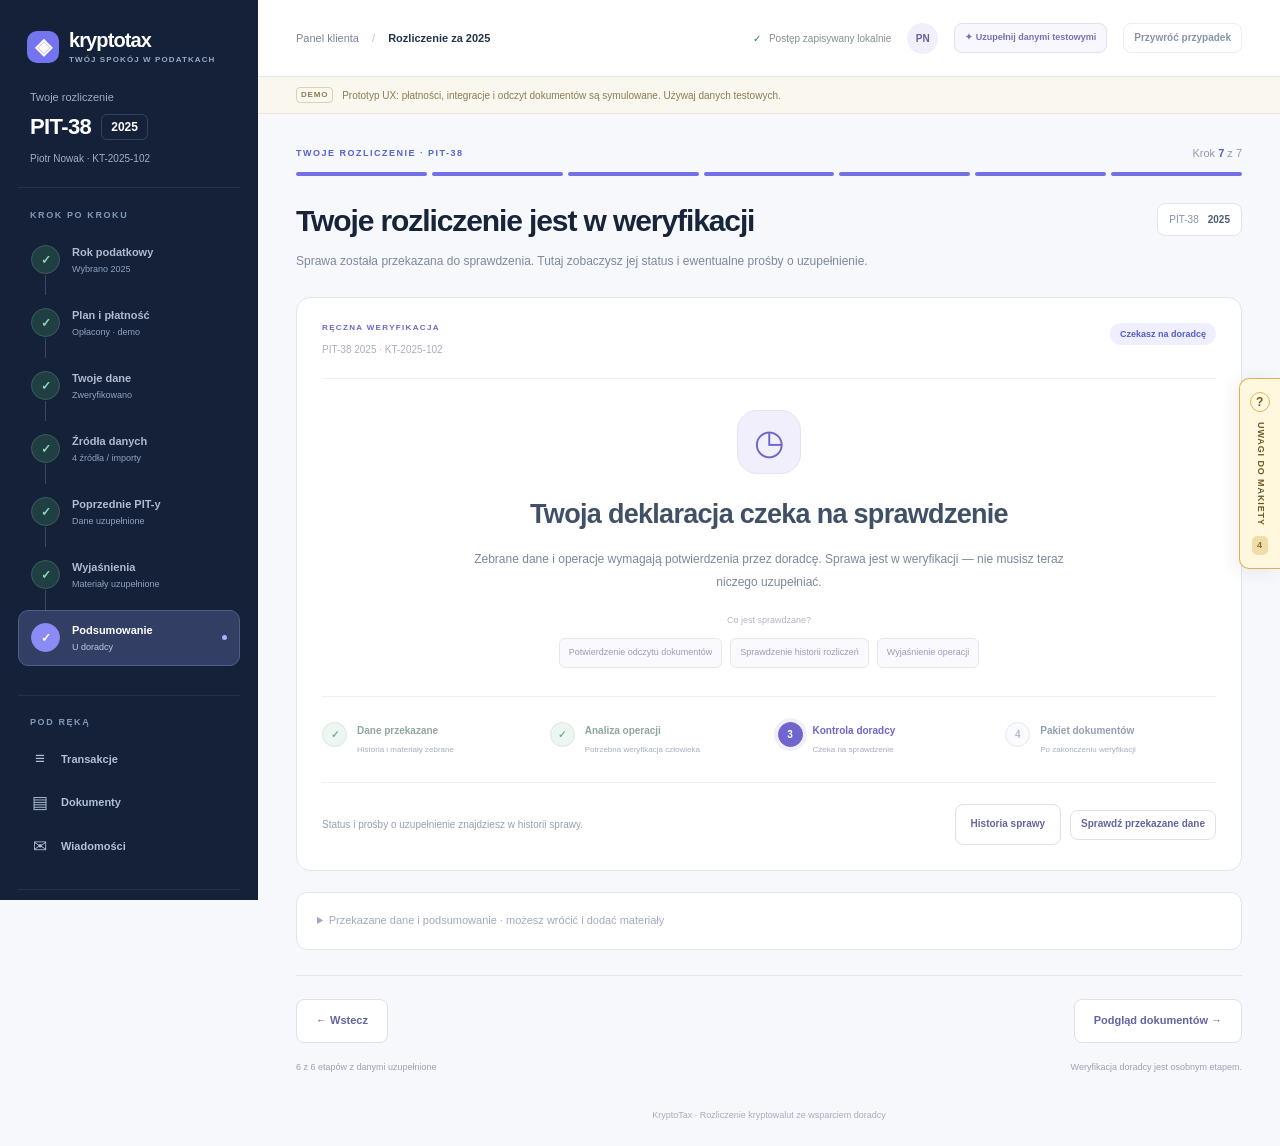
<file: working/mockup-szefa/KryptoTax_klient_Piotr.html>
<!doctype html>
<html lang="pl">
<head>
<meta charset="utf-8">
<meta name="viewport" content="width=device-width,initial-scale=1">
<meta name="theme-color" content="#101c34">
<title>KryptoTax — panel klienta · Piotr · V1</title>
<style>
:root{--ink:#17243a;--sub:#738099;--line:#e4e9f1;--canvas:#f5f7fb;--nav:#101c34;--nav2:#1c2c4a;--purple:#555ce2;--purple2:#edf0ff;--green:#087c61;--greenbg:#e5f6ef;--amber:#9d6b19;--amberbg:#fff3dc;--red:#b84358;--redbg:#ffedf0}
*{box-sizing:border-box}html,body{margin:0;min-height:100%;font-family:Inter,-apple-system,BlinkMacSystemFont,"Segoe UI",sans-serif;color:var(--ink);background:#e8edf6}button,input,select,textarea{font:inherit}button{cursor:pointer}button:disabled{cursor:not-allowed;opacity:.42}button:focus-visible,input:focus-visible,textarea:focus-visible,select:focus-visible{outline:3px solid #abb1ff;outline-offset:2px}#app{min-height:100vh}.shell{min-height:100vh;display:grid;grid-template-columns:232px minmax(0,1fr)}.sidebar{background:var(--nav);color:white;padding:24px 13px;display:flex;flex-direction:column;gap:31px}.logo{display:flex;gap:10px;align-items:center;padding:3px 12px}.logo-symbol{width:32px;height:32px;display:grid;place-items:center;border-radius:10px;background:#7179fc;font-size:22px;font-weight:900}.logo-text{font-size:20px;font-weight:850;letter-spacing:-.9px;line-height:1.1}.logo-text small{display:block;color:#a5b2ce;font-size:9px;font-weight:750;letter-spacing:1.5px;margin-top:5px}.nav-label{font-size:10px;color:#8495b2;padding-left:13px;letter-spacing:1.5px;font-weight:800;margin:0 0 9px}.navigation{display:flex;flex-direction:column;gap:3px}.navigation button{width:100%;background:transparent;color:#b1c0d5;border:0;padding:12px 13px;text-align:left;font-size:12px;font-weight:660;display:flex;align-items:center;gap:11px;border-radius:9px}.navigation button:hover{background:#243452;color:white}.navigation button.active{background:#334469;color:white}.nav-icon{width:20px;text-align:center;font-size:17px;font-weight:400}.count{margin-left:auto;border-radius:10px;font-size:10px;background:#364765;padding:3px 6px}.side-panel-link{margin-top:16px;padding-top:14px;border-top:1px solid #293751}.other-link{display:block;color:#e7e9ff;text-decoration:none;font-weight:750;border:1px solid #465474;border-radius:8px;padding:10px 9px;font-size:11px;line-height:1.5}.other-link:hover{background:#2b3b5e}.side-hint{font-size:9px;line-height:1.6;color:#94a5bf;margin-top:9px}.side-bottom{margin-top:auto;border-top:1px solid #293751;padding:16px 12px 0;color:#93a3bf;font-size:10px;line-height:1.7}.main{background:var(--canvas);min-width:0}.top{height:74px;background:#fff;display:flex;justify-content:space-between;align-items:center;padding:0 33px;border-bottom:1px solid var(--line)}.breadcrumb{font-size:12px;color:#78869a}.breadcrumb strong{color:#24334c}.head-right{display:flex;align-items:center;gap:11px}.avatar{height:31px;width:31px;display:grid;place-items:center;background:#e8eafe;border-radius:50%;color:#5c57a2;font-size:10px;font-weight:850}.demo-strip{background:#fff9e9;border-bottom:1px solid #f0e8d0;color:#876523;font-size:11px;padding:10px 33px}.content{padding:30px 34px 55px;max-width:1200px;margin:auto}.pagehead{display:flex;align-items:flex-start;justify-content:space-between;gap:18px;margin-bottom:22px}.eyebrow{color:#5762cd;font-size:10px;font-weight:820;letter-spacing:1.35px;text-transform:uppercase;margin:0 0 8px}.pagehead h1{font-weight:840;font-size:28px;line-height:1.17;letter-spacing:-1.25px;margin:0 0 7px}.pagehead p{margin:0;font-size:12px;color:var(--sub);line-height:1.65}.pill{display:inline-flex;align-items:center;gap:5px;white-space:nowrap;padding:6px 10px;border-radius:50px;background:#edf1f7;color:#637189;font-weight:750;font-size:10px}.pill.green{background:var(--greenbg);color:var(--green)}.pill.amber{background:var(--amberbg);color:var(--amber)}.pill.red{background:var(--redbg);color:var(--red)}.pill.purple{background:var(--purple2);color:#545ec8}.btn{border:1px solid transparent;min-height:39px;display:inline-flex;gap:8px;align-items:center;justify-content:center;padding:10px 14px;border-radius:9px;line-height:1.25;font-size:11px;font-weight:780;text-align:center;background:#edf0f7;color:#43506a}.btn:hover:not(:disabled){filter:brightness(.97)}.btn.primary{background:var(--purple);color:#fff}.btn.secondary{border-color:#ccd1f4;background:#fff;color:#4c55c7}.btn.dark{background:#1b2a49;color:white}.btn.small{min-height:30px;padding:7px 11px;font-size:10px}.buttons{display:flex;flex-wrap:wrap;gap:8px;align-items:center}.card{background:white;border:1px solid var(--line);border-radius:13px;padding:20px;min-width:0}.cardhead{display:flex;justify-content:space-between;align-items:center;gap:10px;margin-bottom:16px}.card h2{font-size:16px;letter-spacing:-.35px;line-height:1.3;margin:0}.card h3{font-size:12px;margin:0;line-height:1.5}.card p{font-size:11px;line-height:1.65;color:var(--sub);margin:5px 0 0}.muted{color:var(--sub)}.fine{font-size:10px;color:#8290a7}.bold{font-weight:800}.grid{display:grid;grid-template-columns:1.3fr 1fr;gap:16px}.equal{display:grid;grid-template-columns:1fr 1fr;gap:16px}.stack{display:flex;flex-direction:column;gap:16px}.stats{display:grid;grid-template-columns:repeat(3,minmax(0,1fr));gap:12px;margin-bottom:17px}.stat{border:1px solid var(--line);border-radius:12px;background:#fff;padding:18px}.stat-label{font-size:10px;color:#8593a7;font-weight:600}.stat-value{font-size:25px;font-weight:840;letter-spacing:-.9px;margin:7px 0 4px}.stat-caption{font-size:10px;color:#8693a6}.hero{background:linear-gradient(110deg,#1c2a50,#293b6c);color:white;border-radius:14px;padding:26px;margin-bottom:18px;display:flex;gap:18px;align-items:center;justify-content:space-between;position:relative;overflow:hidden}.hero:after{content:"";position:absolute;width:230px;height:230px;border:28px solid #ffffff0a;border-radius:50%;right:-70px;top:-115px;pointer-events:none}.hero h2{font-size:21px;line-height:1.25;margin:4px 0 8px;font-weight:830;letter-spacing:-.6px;color:white}.hero p{font-size:12px;line-height:1.65;color:#c5d0e6;max-width:550px;margin:0}.hero .tag{font-size:10px;color:#b8c4f8;letter-spacing:1.4px;font-weight:830}.hero .btn{position:relative;z-index:1;background:#fff;color:#3545ad;flex-shrink:0}.step{display:flex;align-items:flex-start;gap:12px;padding:13px 0;border-bottom:1px solid #edf0f5}.step:last-child{border:0;padding-bottom:0}.stepdot{border-radius:50%;height:28px;width:28px;flex-shrink:0;display:grid;place-items:center;background:#eaedff;color:#5362ca;font-weight:800;font-size:11px}.stepdot.done{background:#e5f5ee;color:#16866b}.stepbody{flex:1}.step .btn{align-self:center}.line{border-bottom:1px solid #eef1f6;padding:12px 0;display:flex;align-items:center;justify-content:space-between;gap:12px}.line:last-child{border:0}.source{display:flex;gap:12px;align-items:center;border-bottom:1px solid #edf0f5;padding:13px 0}.source:last-child{border:0}.sourceIcon{width:39px;height:39px;flex:0 0 39px;border-radius:11px;background:#eff1ff;color:#525ad2;display:grid;place-items:center;font-weight:830;font-size:17px}.source b{font-size:12px}.source .pill{margin-left:auto}.source small{display:block;color:#8a98ae;font-size:10px;margin-top:4px}.note{background:#eff1ff;color:#5962a5;border-radius:9px;padding:13px 15px;font-size:11px;line-height:1.65;margin:15px 0}.note.good{background:#eaf8f0;color:#157959}.note.warn{background:#fff6e5;color:#916921}.timeline{border-left:1px solid #d9e1ee;margin-left:7px;padding-left:18px}.event{position:relative;padding:0 0 21px 12px}.event:before{content:"";position:absolute;left:-23px;top:3px;border:2px solid white;width:9px;height:9px;border-radius:50%;background:#abb5eb}.event:last-child{padding-bottom:0}.event b{font-size:11px}.event p{font-size:10px;color:#8996a9;margin-top:4px;line-height:1.6}.progress{height:7px;border-radius:10px;background:#e9edf5;overflow:hidden;margin:13px 0}.progress span{background:#626de7;display:block;height:100%;border-radius:10px}.exception{border:1px solid var(--line);border-radius:13px;background:white;padding:19px;margin-bottom:15px}.exception-top{display:flex;justify-content:space-between;gap:15px;align-items:flex-start}.exception h2{font-size:16px;margin:3px 0 7px}.exception p{font-size:11px;line-height:1.65;color:#7b889e;margin:0}.actions{display:flex;gap:9px;flex-wrap:wrap;margin-top:15px;align-items:center}.filemark{padding:8px 10px;background:#f1f4fb;color:#65738f;border-radius:7px;font-size:10px}.box{background:#f8fafd;border:1px solid #e9edf4;border-radius:9px;padding:14px;margin-top:14px}.box label{font-size:10px;color:#8795a8;display:block;margin-bottom:7px}textarea,select,input[type=text]{border:1px solid #d7deeb;background:#fff;border-radius:8px;color:#2b3a51;padding:10px 12px;font-size:12px;width:100%;max-width:100%}textarea{resize:vertical;min-height:100px;line-height:1.5}select{width:auto;min-width:200px}input[type=checkbox]{accent-color:#585fe1}.table-scroll{overflow:auto}table{border-collapse:collapse;width:100%;min-width:560px;text-align:left}th{background:#f8fafd;text-transform:uppercase;letter-spacing:.5px;color:#8492a6;font-size:9px;font-weight:800}td{font-size:11px;color:#39475f}th,td{padding:13px 11px;border-bottom:1px solid #edf0f5}tbody tr:last-child td{border:0}.right{text-align:right}.docrow{display:flex;gap:12px;align-items:center;padding:13px 0;border-bottom:1px solid #edf0f5}.docrow:last-child{border:0}.docicon{font-size:18px;background:#edf0ff;color:#6269cb;padding:10px;border-radius:9px}.docrow h3{margin:0}.docrow .btn{margin-left:auto}.amount{font-size:36px;font-weight:860;letter-spacing:-1.7px;margin:5px 0 7px}.bars{margin-top:14px}.bars label{display:block;color:#8090a3;font-size:10px;margin-top:14px}.bars .progress{margin:7px 0}.mono{font-variant-numeric:tabular-nums}.modalback{position:fixed;inset:0;z-index:80;background:#0e1837a8;display:flex;align-items:center;justify-content:center;padding:18px}.modal{background:white;border-radius:14px;width:min(500px,100%);padding:25px;box-shadow:0 30px 90px #0d1c384f;max-height:90vh;overflow-y:auto}.modal h2{font-size:20px;letter-spacing:-.6px;margin:0 0 8px}.modal p{font-size:12px;color:#78869b;line-height:1.65}.modal .paper{background:#f8fafc;border:1px solid #e7ecf4;border-radius:9px;margin:15px 0;padding:20px}.modalbuttons{display:flex;justify-content:flex-end;margin-top:16px}.toast{position:fixed;bottom:20px;left:50%;transform:translateX(-50%);background:#182743;color:#fff;z-index:90;border-radius:9px;padding:12px 17px;font-size:11px;box-shadow:0 10px 38px #0d18383b;max-width:90%;text-align:center}.hidden{display:none!important}.status-intro{display:flex;align-items:center;justify-content:space-between;gap:12px}.status-intro b{font-size:14px}.fake-upload{margin-top:12px;display:none}.checkline{display:flex;gap:10px;align-items:flex-start;margin-top:17px;font-size:11px;color:#34445d;line-height:1.6}.smallcaps{font-size:10px;color:#8793a6;text-transform:uppercase;letter-spacing:1px;font-weight:780}.mt16{margin-top:16px}.mt20{margin-top:20px}
.choice-list{display:flex;flex-direction:column;gap:9px;margin:17px 0}.choice{display:flex;align-items:center;gap:10px;padding:13px;border:1px solid var(--line);border-radius:9px;background:#f9fafe;cursor:pointer;font-size:12px;line-height:1.5}.choice:has(input:checked){border-color:#8e96e9;background:#f0f2ff;font-weight:720}.choice input{width:17px;height:17px;flex:0 0 17px}
@media(max-width:850px){.shell{grid-template-columns:1fr}.sidebar{padding:12px;gap:8px}.logo{padding:2px 10px}.nav-label{display:none}.side-bottom{padding:7px 10px 2px;border:0;font-size:9px}.side-panel-link{margin-top:5px;padding-top:7px}.side-hint{display:none}.navigation{flex-direction:row;overflow:auto}.navigation button{width:auto;white-space:nowrap;flex-shrink:0;padding:10px 12px}.nav-icon{width:auto}.top{padding:0 18px;height:62px}.demo-strip{padding:10px 18px}.content{padding:23px 17px 36px}}
@media(max-width:600px){.breadcrumb{display:none}.pagehead{flex-wrap:wrap}.pagehead h1{font-size:24px}.stats{grid-template-columns:repeat(2,minmax(0,1fr))}.stat:last-child{grid-column:span 2}.grid,.equal{grid-template-columns:1fr}.hero{flex-direction:column;align-items:stretch;padding:22px}.hero .btn{align-self:flex-start}.exception-top{flex-direction:column}.head-right{width:100%;justify-content:space-between}.avatar{display:none}.source .pill{font-size:9px}.card{padding:16px}.logo-text{font-size:18px}}

/* Client wizard: the five-step journey replaces the dashboard navigation. */
:root{--canvas:#f7f8fc;--purple:#5755d9;--purple2:#efefff}
body{background:var(--canvas)}.wizard-shell{grid-template-columns:258px minmax(0,1fr)}
.sidebar{padding:29px 18px 22px;gap:26px;background:#142139}.logo{color:white;text-decoration:none;padding:0 9px}.logo-text small{font-size:8px;letter-spacing:1.1px;color:#97a9c7}.logo-symbol{background:#7574ef}
.side-case{padding:0 12px 21px;border-bottom:1px solid #ffffff14}.side-case>span{font-size:11px;color:#9eacc4}.side-case strong{display:flex;align-items:center;gap:10px;font-size:22px;letter-spacing:-.6px;margin:9px 0 8px}.side-case strong span{font-size:12px;font-weight:650;letter-spacing:0;padding:5px 9px;border:1px solid #ffffff26;border-radius:6px}.side-case small{font-size:10px;color:#a1afc6}.nav-label{font-size:9px;letter-spacing:1.6px;color:#8497b5;padding-left:12px;margin-bottom:12px}
.wizard-nav ol{padding:0;margin:0;list-style:none}.wizard-nav li{position:relative}.wizard-nav li:not(:last-child):after{content:'';position:absolute;top:48px;bottom:-8px;left:29px;width:1px;background:#3a4961;pointer-events:none}.wizard-nav-step{position:relative;width:100%;display:flex;align-items:center;gap:12px;padding:13px 12px;text-align:left;background:transparent;border:1px solid transparent;border-radius:10px;color:#aebbd1;margin-bottom:9px;min-height:66px}.wizard-nav-step:hover{background:#ffffff08;color:white}.wizard-nav-step.active{background:#333e64;border-color:#505c89;color:white}.wizard-number{width:32px;height:32px;flex:0 0 32px;display:grid;place-items:center;border-radius:50%;border:1px solid #536079;color:#b5c1d5;font-size:12px;font-weight:750;background:#142139;z-index:1}.is-done .wizard-number{background:#203f43;border-color:#37605d;color:#91d5bc}.active .wizard-number{background:#8c8af5;color:#fff;border-color:#8c8af5}.wizard-nav-copy strong{display:block;font-size:12px;font-weight:680}.wizard-nav-copy small{display:block;font-size:10px;color:#91a2bf;margin-top:6px}.active .wizard-nav-copy small{color:#bfc7e6}.current-dot{height:5px;width:5px;border-radius:50%;background:#b2acff;margin-left:auto}.side-tools{border-top:1px solid #ffffff14;padding-top:21px}.navigation{gap:3px}.navigation button{padding:10px 12px;font-size:11px}.side-bottom{padding:18px 10px 0;border-color:#ffffff14}.advisor-mini{display:flex;gap:10px;align-items:center;margin-bottom:17px}.advisor-avatar{display:grid;place-items:center;width:32px;height:32px;background:#31435e;color:#d9e2f2;font-size:10px;font-weight:700;border-radius:50%}.advisor-mini strong{display:block;font-size:11px;color:#d3ddec}.advisor-mini span:not(.advisor-avatar){display:block;font-size:9px;color:#8c9fbc;margin-top:4px}.other-link{font-size:10px;font-weight:600;background:#ffffff04;padding:9px 11px;border-color:#ffffff23}.side-hint{font-size:8px}
.top{height:77px;padding:0 38px}.breadcrumb{font-size:11px}.breadcrumb span{padding:0 10px;color:#bec6d5}.head-right{gap:16px}.save-state{font-size:10px;color:#839189}.save-state>span{color:#22846c;padding-right:5px}.top .btn{background:transparent;color:#8793a7;font-size:9px;border:1px solid #e9edf4;min-height:28px}.top .avatar{background:#f1effa;color:#6a5f99}.demo-strip{display:flex;gap:9px;align-items:center;background:#faf7ef;color:#8c7b54;border-color:#ece7db;font-size:10px;padding:10px 38px;line-height:1.5}.demo-badge{font-size:8px;letter-spacing:.8px;border:1px solid #dbd0b4;border-radius:4px;padding:1px 4px;font-weight:800;flex-shrink:0}
.content{padding:33px 38px 28px;max-width:1220px}.wizard-meta{display:flex;justify-content:space-between;align-items:center}.wizard-meta .eyebrow{font-size:9px;letter-spacing:1.5px;margin:0}.wizard-count{color:#929aaf;font-size:11px}.wizard-count strong{color:#5d5cc0}.wizard-track{display:flex;gap:5px;margin:13px 0 27px}.wizard-track span{height:4px;background:#e3e6ef;border-radius:4px;flex:1}.wizard-track .filled{background:#7470e4}.wizard-heading{display:flex;justify-content:space-between;align-items:flex-start;gap:24px;margin-bottom:26px}.wizard-heading h1{font-size:30px;font-weight:760;letter-spacing:-1.1px;line-height:1.23;margin:0 0 11px;outline:none}.wizard-heading p{font-size:12px;color:#7d899e;line-height:1.8;margin:0;max-width:640px}.year-tag{background:#fff;border:1px solid #e1e5ef;border-radius:8px;padding:9px 11px;font-size:10px;white-space:nowrap;display:flex;gap:9px;color:#8591a7;line-height:1.3}.year-tag strong{font-weight:700;color:#4e5b74}.welcome-note{border:1px solid #e3e3f7;border-radius:12px;background:#efeffb;padding:17px 20px;display:flex;gap:14px;align-items:center;margin-bottom:22px}.welcome-icon{height:34px;width:34px;border-radius:10px;background:#fff;display:grid;place-items:center;font-size:22px;color:#7470cf;flex:0 0 34px}.welcome-note strong{font-size:12px;color:#4c4b85;font-weight:720}.welcome-note p{margin:5px 0 0;font-size:11px;color:#80809f;line-height:1.7}.wizard-body>.grid{grid-template-columns:minmax(0,1.35fr) minmax(0,1fr);gap:20px}.wizard-body .card{padding:23px;border-radius:13px;box-shadow:0 3px 8px #26355902}.card h2{font-size:15px;font-weight:730}.cardhead{gap:12px}.card p,.exception p{line-height:1.8}.note{font-size:11px;font-weight:400}.btn{min-height:41px;font-size:11px;border-radius:8px;padding:11px 15px;font-weight:720}.btn.primary{box-shadow:0 3px 5px #5755d912}.btn.secondary{border-color:#dedff0;color:#6364a4}.btn.small{min-height:30px;font-size:10px;padding:7px 10px}.choice{padding:15px 13px;background:#fff;transition:background .15s,border-color .15s}.choice:has(input:checked){background:#f5f4ff;border-color:#a29de6}.source small,.docrow p{overflow-wrap:anywhere}.source{padding:16px 0}.sourceIcon{background:#f3f3fb;border:1px solid #eaeaf7;border-radius:11px}.exception{padding:23px}.exception .eyebrow{font-size:9px}.exception h2{font-size:17px;letter-spacing:-.3px}.box{background:#f9faff}.wizard-footer{display:flex;align-items:center;justify-content:space-between;gap:20px;margin-top:25px;padding-top:23px;border-top:1px solid #e1e5ef}.wizard-footer-next{display:flex;gap:18px;align-items:center}.next-caption{font-size:10px;color:#8a95a9}.wizard-footer .btn{min-height:44px;padding:12px 19px}.start-label{font-size:11px;color:#8995a8}.wizard-reassurance{display:flex;justify-content:space-between;gap:14px;font-size:9px;line-height:1.6;color:#98a1b3;margin-top:17px}.main-footnote{text-align:center;color:#a5adbc;font-size:9px;padding:8px 20px 26px}.return-to-wizard{display:flex;align-items:center;gap:14px;margin-bottom:23px}.return-to-wizard>span{font-size:10px;color:#8a95a8}
.summary-layout{display:grid;grid-template-columns:minmax(0,1.55fr) minmax(0,1fr);gap:20px;align-items:start}.summary-intro{margin-bottom:7px!important}.summary-row{display:flex;align-items:center;gap:12px;padding:21px 0;border-bottom:1px solid #edf0f6}.summary-check{display:grid;place-items:center;align-self:flex-start;margin-top:1px;height:26px;width:26px;flex:0 0 26px;border:1px solid #eee0bc;background:#fff8e8;color:#9d7d39;border-radius:50%;font-size:11px;font-weight:750}.summary-check.done{background:#eaf6ef;color:#26836a;border-color:#d6eadd}.summary-copy{flex:1;min-width:0}.summary-copy h3{font-size:12px}.summary-copy p{font-size:10px;overflow-wrap:anywhere}.summary-row .btn{max-width:127px}.summary-add-note{display:flex;gap:10px;color:#9098ac;font-size:10px;line-height:1.8;padding-top:19px}.summary-add-note>span{font-size:19px;color:#8384b0}.handoff-card{background:#f0effb;border-color:#e0def4!important}.handoff-card>.eyebrow{font-size:8px;letter-spacing:1.3px}.handoff-icon{height:44px;width:44px;background:#e4e1f8;border:1px solid #dbd7f4;color:#6e67c4;border-radius:13px;display:grid;place-items:center;font-size:23px;margin:22px 0 18px}.handoff-card h2{font-size:20px;letter-spacing:-.6px;line-height:1.4;max-width:240px}.handoff-card p{margin-top:12px;color:#7c7b99;font-size:11px}.handoff-card>.btn{width:100%;margin-top:22px;font-size:11px}.handoff-card>.btn:disabled{opacity:1;background:#dcd9ee;color:#8b86a9;box-shadow:none}.handoff-card .handoff-caption{display:block;color:#9390a8;font-size:9px;line-height:1.8;margin-top:11px}.handoff-card>.btn.small{margin-top:13px;background:transparent;border-color:#d3d0ea}.result-details{border:1px solid #e2e6ef;border-radius:12px;background:white;margin-top:22px;overflow:hidden}.result-details>summary{display:flex;align-items:center;justify-content:space-between;gap:14px;padding:21px 23px;cursor:pointer;list-style:none}.result-details>summary::-webkit-details-marker{display:none}.result-details>summary strong{display:block;font-size:12px;font-weight:700}.result-details>summary small{display:block;color:#99a1b2;font-size:10px;margin-top:5px;line-height:1.6}.result-peek{font-size:18px;letter-spacing:-.5px;font-weight:750;white-space:nowrap;color:#62678b}.result-peek>span{margin-left:15px;color:#969ab4;font-size:18px}.result-details-body{padding:0 23px 23px}.result-details[open]>summary{border-bottom:1px solid #edf0f6;margin-bottom:23px}.result-details .stats{gap:9px}.result-details .stat{padding:14px}.result-details .stat-value{font-size:21px}
@media(min-width:1100px){.sidebar{position:sticky;top:0;height:100vh;overflow-y:auto}.main{min-height:100vh}}
@media(max-width:1100px){.wizard-shell{grid-template-columns:225px minmax(0,1fr)}.sidebar{padding:24px 12px}.top{padding:0 25px}.content{padding:28px 25px}.demo-strip{padding:10px 25px}.save-state{display:none}.wizard-heading h1{font-size:27px}.wizard-body>.grid{grid-template-columns:1fr}.wizard-body>.grid>.card+ .card{background:#fcfcfe}.summary-layout{grid-template-columns:1fr}.handoff-card h2{max-width:none}.handoff-card .handoff-icon{display:none}.handoff-card h2{margin-top:13px}.handoff-card>.btn{max-width:320px}.next-caption{display:none}}
@media(max-width:850px){.wizard-shell{grid-template-columns:1fr}.sidebar{padding:18px 20px;gap:18px}.sidebar>.logo{padding:0}.logo-text{font-size:20px}.logo-text small{font-size:7px}.side-case,.side-bottom,.journey>.nav-label,.side-tools>.nav-label{display:none}.journey{min-width:0}.wizard-nav ol{display:flex;gap:5px}.wizard-nav li{flex:1;min-width:0}.wizard-nav li:not(:last-child):after{display:none}.wizard-nav-step{flex-direction:column;justify-content:center;gap:8px;padding:10px 4px;margin:0;min-height:78px}.wizard-nav-copy strong{font-size:10px;line-height:1.4;text-align:center}.wizard-nav-copy small,.current-dot{display:none}.wizard-number{width:25px;height:25px;flex:0 0 25px;font-size:10px}.side-tools{border-top:1px solid #ffffff14;padding-top:11px}.navigation{gap:15px;justify-content:center;overflow:visible}.navigation button{font-size:10px;padding:4px 6px;gap:7px}.nav-icon{font-size:15px}.top{height:59px}.breadcrumb{display:block;font-size:10px}.head-right{width:auto;gap:12px}.top .avatar{display:none}.demo-strip{font-size:9px}.content{padding:25px 21px}.wizard-track{margin-bottom:24px}.wizard-heading h1{font-size:26px}.wizard-heading{gap:16px}.wizard-body>.grid{grid-template-columns:1.2fr 1fr}.wizard-body .card{padding:19px}.wizard-footer{margin-top:22px}.welcome-note{padding:15px 17px}.wizard-reassurance{font-size:9px}.summary-layout{grid-template-columns:1.45fr 1fr}.summary-row{flex-wrap:wrap;gap:9px}.summary-row .btn{margin-left:35px}.handoff-card h2{font-size:19px}.handoff-card>.eyebrow{font-size:8px}.result-details-body{padding:0 16px 16px}}
@media(max-width:650px){.sidebar{padding:17px 14px;gap:16px}.wizard-nav-step{min-height:76px;padding:9px 1px}.wizard-nav-copy strong{font-size:9px}.navigation{gap:13px}.top{padding:0 19px}.top .breadcrumb{font-size:9px}.breadcrumb span{padding:0 5px}.demo-strip{padding:9px 19px;align-items:flex-start}.content{padding:24px 17px}.wizard-heading{margin-bottom:23px}.wizard-heading h1{font-size:25px;letter-spacing:-.8px;line-height:1.25}.wizard-heading p{font-size:11px}.year-tag{display:none}.wizard-track{margin:12px 0 22px}.wizard-meta .eyebrow{font-size:8px}.wizard-count{font-size:10px}.welcome-note{gap:11px;padding:14px}.welcome-note strong{font-size:11px}.welcome-note p{font-size:10px}.welcome-icon{width:29px;height:29px;flex-basis:29px;font-size:19px}.wizard-body>.grid,.summary-layout{grid-template-columns:1fr}.wizard-body .card,.exception{padding:18px}.wizard-footer{gap:10px;align-items:stretch}.wizard-footer-back{display:flex;align-items:center}.wizard-footer .btn{font-size:10px;padding:12px;min-height:43px}.wizard-footer-next{justify-content:flex-end}.start-label{font-size:10px}.wizard-reassurance{flex-direction:column;gap:4px;font-size:8px}.summary-row{flex-wrap:nowrap;padding:17px 0}.summary-row .btn{margin:0;max-width:100px;font-size:9px;padding:7px 9px}.summary-copy p{font-size:10px}.summary-card .cardhead{align-items:flex-start}.summary-card .cardhead h2{font-size:14px}.summary-card .pill{font-size:9px}.handoff-card>.btn{max-width:none}.result-details>summary{padding:17px;align-items:flex-start}.result-peek{font-size:16px}.result-peek>span{margin-left:6px}.result-details>summary small{font-size:9px}.result-details .grid{grid-template-columns:1fr}.return-to-wizard{align-items:flex-start;flex-direction:column;gap:9px}.choice{font-size:11px}.source .pill{padding:5px 7px;font-size:8px}.source b{font-size:11px}.source small{font-size:9px;line-height:1.6}.source{gap:9px}.sourceIcon{width:33px;height:33px;flex-basis:33px;font-size:15px}.main-footnote{font-size:8px}}
@media(prefers-reduced-motion:reduce){*{scroll-behavior:auto!important;transition:none!important}}


.year-layout{display:grid;grid-template-columns:minmax(0,1.4fr) minmax(0,1fr);gap:20px;align-items:start}.year-options{display:flex;flex-direction:column;gap:11px;margin:23px 0}.year-choice{display:flex;align-items:center;gap:13px;cursor:pointer;border:1px solid #e0e4ef;border-radius:10px;padding:18px 15px;background:#fff}.year-choice.selected{border-color:#9590e4;background:#f7f6ff;box-shadow:0 0 0 1px #a6a0ee15}.year-choice input{accent-color:var(--purple);width:17px;height:17px;margin:0}.year-choice strong{font-size:23px;letter-spacing:-.5px;display:block}.year-choice small{display:block;color:#8a91a7;font-size:10px;margin-top:4px}.year-recommended{margin-left:auto;font-size:8px;padding:6px 8px;border-radius:5px;background:#edebfc;color:#827bc2;line-height:1.5;text-align:center}.year-other-label{display:block;font-size:10px;color:#7b879d;margin-bottom:9px}.year-card select{width:100%;font-size:11px}.year-current{display:flex;justify-content:space-between;gap:12px;border-top:1px solid #edf0f6;margin-top:22px;padding-top:20px;font-size:11px;color:#8995a8}.year-current strong{color:#5e5b9e}.year-help{background:#f0effb;border-color:#e4e1f5}.year-help>.eyebrow{font-size:8px}.year-help h2{font-size:24px;letter-spacing:-.7px;margin:20px 0 13px;line-height:1.3}.year-help .note{background:#e6e3f7;color:#84809e;font-size:10px}.prior-year-warning{font-size:9px;color:#a47b2e;margin-top:5px}
@media(max-width:1100px){.year-layout{grid-template-columns:1fr}.year-help h2 br{display:none}.year-help h2{font-size:20px;margin:13px 0}.year-help .note{margin-bottom:0}.wizard-nav-step{padding-top:11px;padding-bottom:11px;min-height:61px}.wizard-nav li:not(:last-child):after{top:46px}}
@media(max-width:850px){.year-layout{grid-template-columns:1.3fr 1fr}.wizard-nav-step{min-height:80px}.wizard-nav li:not(:last-child):after{display:none}.wizard-nav-copy strong{font-size:9px}.year-choice{padding:15px 12px}.year-recommended{font-size:7px}}
@media(max-width:650px){.year-layout{grid-template-columns:1fr}.year-choice strong{font-size:21px}.year-choice small{font-size:9px}.year-current{font-size:10px}.wizard-nav-copy strong{font-size:8px}.year-recommended{font-size:7px;padding:5px}.year-options{gap:10px}}


/* Shared form, source, transaction and advisor workspace additions. */
input[type=search],input[type=date],input[type=number]{width:100%;min-width:0;border:1px solid #d7deeb;border-radius:8px;background:#fff;padding:11px 12px;color:#2b3a51;font-size:12px;min-height:41px}input:disabled,select:disabled,textarea:disabled{background:#f5f6fa;color:#858ea0}input[type=radio],input[type=checkbox]{accent-color:var(--purple)}.field-label{display:block;font-size:10px;font-weight:650;color:#7c889e;margin-bottom:8px}.form-grid{display:grid;grid-template-columns:1fr 1fr;gap:18px 16px}.form-field{display:flex;flex-direction:column;gap:8px;min-width:0;font-size:11px;color:#7b879b}.form-field>span{font-size:10px;font-weight:650}.form-field input,.form-field select{width:100%;min-width:0;min-height:42px}.form-field input:focus,.form-field select:focus{border-color:#a5a0eb}.source-copy{flex:1;min-width:0}.source-copy small,.source-copy p{overflow-wrap:anywhere;line-height:1.7}.text-link{font-size:10px;line-height:1.7;color:#7670bd;display:inline-block;margin-top:17px}.note-text{font-size:12px;line-height:1.8;white-space:pre-wrap;overflow-wrap:anywhere}.mb20{margin-bottom:20px}.plain-checks{list-style:none;padding:0;margin:19px 0;font-size:12px;color:#6d7b92}.plain-checks li{padding:10px 0;line-height:1.7}.plain-checks li:before{content:'✓';color:#359379;margin-right:10px}.empty-state{text-align:center;padding:47px 22px;color:#8c97aa}.empty-state>span{display:inline-grid;place-items:center;width:50px;height:50px;margin-bottom:16px;border-radius:14px;background:#f0effb;color:#8a83cf;font-size:24px}.empty-state h2,.empty-state h3{color:#55627b;margin:0 0 9px!important}.empty-state p{max-width:400px;margin:0 auto 20px!important;font-size:12px}.empty-state.compact{padding:25px 12px}.empty-state.compact>span{width:38px;height:38px;font-size:22px}.empty-state.compact p{font-size:11px;margin-bottom:7px!important}.explain-list{padding-left:18px;margin:20px 0;font-size:11px;color:#66758f}.explain-list li{padding:0 0 20px 9px;line-height:1.7}.explain-list p{font-size:11px}.explain-list li:last-child{padding-bottom:0}
.wizard-nav-step{min-height:56px;padding:9px 12px;margin-bottom:7px}.wizard-nav li:not(:last-child):after{top:43px;bottom:-7px}.sidebar{gap:22px}.wizard-nav-copy strong{font-size:11px}.wizard-nav-copy small{font-size:9px}.wizard-number{width:29px;height:29px;flex-basis:29px}.wizard-nav li:not(:last-child):after{left:27px}.journey{min-width:0}.wizard-footer-next{min-width:0}.wizard-footer .btn{white-space:normal}.wizard-heading{margin-bottom:25px}.wizard-heading h1{font-weight:750}
.plan-grid{display:grid;grid-template-columns:repeat(4,minmax(0,1fr));gap:13px}.plan-card{position:relative;display:flex;flex-direction:column;border:1px solid #e0e4ee;border-radius:12px;background:white;padding:21px 18px;cursor:pointer;min-width:0}.plan-card.selected{border-color:#8f89e6;box-shadow:0 0 0 1px #a29be41c;background:#fbfaff}.plan-card>input{position:absolute;right:15px;top:17px;width:15px;height:15px;margin:0}.plan-volume{font-size:29px;letter-spacing:-1px;font-weight:780;color:#303d59;margin-top:5px}.plan-unit{font-size:10px;color:#8a95a9;margin:3px 0 24px}.plan-card>strong{font-size:18px;letter-spacing:-.5px;line-height:1.4;min-height:51px}.plan-card:last-child>strong{font-size:16px}.plan-desc{font-size:10px;line-height:1.8;color:#8a94a8;margin:11px 0 23px;flex:1}.plan-select{display:block;text-align:center;border-radius:7px;padding:9px 7px;background:#f3f4f9;font-size:10px;font-weight:700;color:#858aa6}.selected .plan-select{background:#edebff;color:#6d64c2}.payment-amount{font-size:32px;letter-spacing:-1px;font-weight:750;margin:24px 0}.payment-amount small{font-size:16px;color:#8c93aa;letter-spacing:0}.payment-receipt{padding:17px 0;font-size:11px;color:#7a879e}.payment-receipt>strong{font-size:28px;color:#506478}.payment-receipt .line b{color:#56637a;overflow-wrap:anywhere;text-align:right}.plan-grid+.equal{align-items:start}
.kyc-stages{display:flex;gap:9px;margin-bottom:20px}.kyc-stages button{display:flex;align-items:center;gap:9px;border:1px solid #e0e4ef;border-radius:8px;background:white;color:#949cb0;font-size:11px;padding:12px 14px;flex:1;font-weight:650;text-align:left}.kyc-stages button>span{display:grid;place-items:center;border-radius:50%;height:23px;width:23px;flex:0 0 23px;background:#f0f1f8;font-size:10px}.kyc-stages button.active{border-color:#a9a2e8;background:#f5f3ff;color:#6961b8}.kyc-stages button.active>span{background:#8179d9;color:#fff}.kyc-layout{display:grid;grid-template-columns:minmax(0,1.8fr) minmax(0,1fr);gap:20px;align-items:start}.kyc-actions{display:flex;justify-content:flex-end;gap:10px;margin-top:25px;padding-top:22px;border-top:1px solid #ecedf4}.kyc-help{background:#f0effb;border-color:#e3e0f5!important}.kyc-help h2{font-size:22px;letter-spacing:-.6px;margin:18px 0 12px}.kyc-help p{color:#83809d}.kyc-help .note{background:#e8e5f8;color:#85809d}.identity-overview .line{font-size:11px;color:#8a94a7}.identity-overview b{color:#56627b;text-align:right;overflow-wrap:anywhere}.identity-overview .pill{white-space:normal;text-align:center}.document-upload-grid{display:grid;grid-template-columns:1fr 1fr;gap:13px;margin-top:22px}.upload-tile{position:relative;display:flex;flex-direction:column;align-items:center;justify-content:center;gap:8px;min-height:132px;border:1px dashed #cfcde2;border-radius:10px;background:#fbfaff;text-align:center;padding:18px 12px;cursor:pointer;min-width:0;overflow:hidden}.upload-tile:hover{background:#f5f3ff;border-color:#9890d9}.upload-tile:focus-within{outline:3px solid #bcb6f0;outline-offset:2px}.upload-tile>strong{font-size:11px;font-weight:700;color:#716aa3}.upload-tile>span:not(.upload-symbol){font-size:9px;color:#a09ab2;line-height:1.7;overflow-wrap:anywhere;max-width:100%}.upload-tile input,.upload-button input{position:absolute;inset:0;width:100%;height:100%;opacity:0;cursor:pointer}.upload-symbol{font-size:24px;color:#a19ac9;line-height:1.2}.inline-upload{margin-top:17px;min-height:84px;padding:15px}.upload-button{position:relative;overflow:hidden;cursor:pointer}.source-workspace{display:grid;grid-template-columns:minmax(0,1.2fr) minmax(0,1fr);gap:20px;align-items:start}.upload-options{display:grid;grid-template-columns:1fr 1fr;gap:12px;margin-top:18px}.other-import>.note{margin-bottom:0;font-size:10px}.other-import input[type=text]{font-size:11px}.source-workspace .source{flex-wrap:wrap}.source-workspace .source .btn{margin-left:48px}.source-workspace .source .pill{font-size:9px;padding:5px 8px}.source-workspace .source-copy{min-width:130px}.import-source .source-copy{min-width:100px}.exchange-grid{display:grid;grid-template-columns:repeat(3,minmax(0,1fr));gap:13px;margin-top:22px}.exchange-card{position:relative;display:grid;grid-template-columns:39px minmax(0,1fr);gap:3px 11px;border:1px solid #e5e8f1;border-radius:10px;padding:17px;align-items:center;background:#fff}.exchange-mark{width:36px;height:36px;border-radius:10px;background:color-mix(in srgb,var(--exchange-color) 12%,white);color:var(--exchange-color);font-size:20px;font-weight:800;display:grid;place-items:center;grid-row:span 2}.exchange-card>strong{font-size:12px;overflow-wrap:anywhere}.exchange-card>small{font-size:9px;color:#99a0b1;line-height:1.6}.exchange-card>.btn{grid-column:span 2;margin-top:14px;width:100%;font-size:10px}
.tx-workspace{padding:22px!important}.tx-toolbar{display:flex;align-items:flex-end;justify-content:space-between;gap:25px;margin-bottom:21px}.tx-search{flex:1;min-width:0;max-width:470px}.tx-search input{font-size:11px}.tx-view-switch{display:flex;flex-shrink:0;border:1px solid #e0e3ef;background:#f7f8fc;border-radius:8px;padding:3px;gap:3px}.tx-view-switch button{border:0;background:transparent;color:#9b9eb3;font-size:10px;padding:9px 13px;border-radius:6px;font-weight:700}.tx-view-switch button.active{background:#fff;color:#6f69bd;box-shadow:0 1px 5px #28375112}.tx-filters{display:grid;grid-template-columns:repeat(5,minmax(0,1fr));gap:12px;margin:0 0 20px;padding-bottom:21px;border-bottom:1px solid #eef0f6}.filter-field{display:flex;flex-direction:column;gap:8px;min-width:0;font-size:10px;color:#8a94a9}.filter-field>span{font-size:9px;font-weight:650}.filter-field select{width:100%;min-width:0;font-size:10px;padding:9px 10px;min-height:37px}.tx-results-head{display:flex;justify-content:space-between;align-items:center;gap:12px;font-size:11px;color:#9a9fb1;margin:0 0 16px}.tx-results-head strong{color:#676384}.tx-table{min-width:730px}.tx-table td,.tx-table th{padding:15px 12px;font-size:10px}.tx-table th{font-size:8px}.tx-table td strong{font-size:11px}.tx-table td small,.clients-table small,.calculations-table small{display:block;font-size:9px;line-height:1.7;color:#99a1b2;margin-top:4px}.group-count{display:inline-grid;place-items:center;background:#eeecfa;color:#7871b3;font-size:12px;font-weight:750;min-width:37px;height:28px;border-radius:6px;padding:0 7px}.pagination{display:flex;align-items:center;justify-content:space-between;gap:15px;padding-top:20px;margin-top:12px;border-top:1px solid #edf0f5;font-size:10px;color:#8f99ac}.pagination>label{display:flex;align-items:center;gap:8px}.pagination select{min-width:0;width:auto;padding:6px 8px;font-size:10px}.pagination>div{display:flex;align-items:center;gap:12px}.pagination .btn{min-width:30px}.table-caption{font-size:9px;line-height:1.8;color:#a0a8b7;margin:15px 0 0}
.advisor-content{max-width:1550px}.advisor-shell .sidebar .navigation{gap:5px}.advisor-shell .sidebar .navigation button{font-size:11px;padding:12px}.advisor-shell .side-case strong{font-size:20px}.advisor-metrics{display:flex;gap:35px;flex-wrap:wrap;margin:25px 0 25px}.advisor-metrics>div{display:flex;align-items:baseline;gap:9px}.advisor-metrics strong{font-size:25px;letter-spacing:-.7px;font-weight:760}.advisor-metrics span{font-size:10px;color:#909aad}.client-table-card{padding:0!important;overflow:hidden}.client-table-toolbar{display:flex;align-items:flex-end;gap:25px;justify-content:space-between;padding:22px}.client-table-toolbar .filter-field{min-width:170px}.clients-table{min-width:980px}.clients-table th,.clients-table td{padding:18px 16px}.clients-table th{font-size:8px;background:#f8f9fd}.clients-table td{font-size:10px}.clients-table td:nth-child(1){min-width:230px}.clients-table td:nth-child(3){min-width:160px}.clients-table td:nth-child(5){max-width:210px;line-height:1.7}.client-row:hover{background:#fdfcff}.client-expand{display:flex;align-items:center;gap:12px;text-align:left;border:0;padding:0;background:transparent;color:var(--ink);font-size:12px;cursor:pointer}.client-expand strong{font-size:12px}.expand-arrow{color:#9a94bd;font-size:20px;line-height:1}.table-avatar{height:31px;width:31px;flex:0 0 31px;display:grid;place-items:center;border-radius:9px;background:#eeecfa;color:#8b81b9;font-size:10px;font-weight:750}.expanded-client>td{padding:0 16px 20px 43px!important;background:#f6f7fc}.client-calculations{border:1px solid #e2e5ef;border-radius:9px;background:white;padding:0;overflow:hidden}.nested-heading{display:flex;gap:12px;justify-content:space-between;align-items:center;padding:16px 18px;border-bottom:1px solid #e9edf4;font-size:11px}.nested-heading>span{font-size:9px;color:#a1a7b9}.calculations-table{min-width:850px}.calculations-table th,.calculations-table td{padding:14px 18px;font-size:10px}.calculations-table th{background:#fbfbfe;font-size:8px}.calculations-table td:nth-child(1){min-width:170px}.calculations-table td:nth-child(3){min-width:70px}.calculations-table td:nth-child(5){min-width:135px}.case-workspace{padding:20px;background:#f8f8fd;border-top:1px solid #e8eaf3}.case-workspace-head{display:flex;align-items:center;justify-content:space-between;gap:20px}.case-workspace-head h2{font-size:14px}.case-workspace-head p{font-size:10px;margin-top:4px;color:#969db1}.case-quick-actions{display:flex;gap:8px;margin-top:18px}.task-filter{display:flex;align-items:center;justify-content:space-between;gap:20px;font-size:10px;color:#9099ae;margin:18px 0 12px}.task-filter>label{display:flex;align-items:center;gap:10px}.task-filter select{width:auto;min-width:120px;font-size:10px;padding:7px 9px}.problems-table{min-width:730px;border:1px solid #e6e8f2;border-radius:8px;background:white}.problems-table th,.problems-table td{padding:14px 12px;font-size:10px}.problems-table th{font-size:8px;white-space:nowrap}.problems-table td:first-child{min-width:190px;max-width:340px;overflow-wrap:anywhere;line-height:1.7}.problems-table td:nth-child(2){min-width:90px}.problems-table .pill{font-size:8px}.task-detail-row>td{background:#fcfcff;padding:21px!important}.task-detail h3{font-size:13px;margin-bottom:9px}.task-detail p{font-size:10px;color:#8a93a7;line-height:1.8;margin-bottom:12px}.task-detail>.note{font-size:10px}.task-detail-grid{display:grid;grid-template-columns:1.2fr 1fr;gap:28px}.task-detail-grid>section{min-width:0}.task-detail .line{font-size:10px;color:#8a94a6}.task-detail .line strong{color:#55617a;text-align:right;max-width:60%;overflow-wrap:anywhere}.task-detail .checkline{font-size:10px}.task-detail .form-field{max-width:340px}.identity-data-grid{display:grid;grid-template-columns:1fr 1fr;gap:16px 20px;margin-top:20px}.identity-data-grid>div{display:flex;flex-direction:column;gap:5px;font-size:10px}.identity-data-grid>div>span{font-size:9px;color:#9a9fb2}.identity-data-grid strong{color:#5a6378;overflow-wrap:anywhere}.import-preview{grid-template-columns:repeat(3,minmax(0,1fr))}.advisor-content .grid>.card{align-self:start}.advisor-content .result-details-body .stats{grid-template-columns:1fr}.advisor-content .hero{padding:20px}.advisor-content .hero .amount{font-size:30px}.advisor-content .stats{grid-template-columns:1fr}.advisor-content .stat{padding:12px}.advisor-content .stat-value{font-size:22px}
@media(max-width:1250px){.plan-grid{grid-template-columns:repeat(2,minmax(0,1fr))}.plan-card{padding:19px}.plan-unit{margin-bottom:16px}.plan-card>strong{min-height:0}.plan-desc{margin-bottom:15px}.kyc-layout{grid-template-columns:1fr}.kyc-help{display:none}.exchange-grid{grid-template-columns:repeat(3,minmax(0,1fr))}.exchange-card{grid-template-columns:30px minmax(0,1fr);padding:13px;gap:3px 8px}.exchange-mark{width:29px;height:29px;font-size:17px}.exchange-card strong{font-size:11px}.exchange-card small{font-size:8px}.tx-filters{grid-template-columns:repeat(3,minmax(0,1fr))}.advisor-metrics{gap:25px}.source-workspace{grid-template-columns:1fr}.source-workspace .source-copy{min-width:0}.source-workspace .source{flex-wrap:nowrap}.source-workspace .source .btn{margin-left:0}.other-import .upload-options{grid-template-columns:1fr 1fr}.other-import>.note{max-width:750px}}
@media(max-width:850px){.sidebar{gap:16px;padding:18px 17px}.wizard-nav ol{display:flex;gap:7px;overflow-x:auto;padding:0 0 6px;scrollbar-width:thin;scrollbar-color:#53617c transparent}.wizard-nav li{flex:0 0 89px;min-width:0}.wizard-nav-step{min-height:79px;gap:8px;padding:9px 3px;flex-direction:column;margin:0}.wizard-nav-copy strong{font-size:9px}.wizard-nav li:not(:last-child):after{display:none}.wizard-number{width:25px;height:25px;flex-basis:25px}.wizard-nav-copy small{display:none}.plan-grid{grid-template-columns:repeat(4,minmax(0,1fr))}.plan-card{padding:17px 12px}.plan-card>strong{font-size:16px;min-height:46px}.plan-card:last-child>strong{font-size:14px}.plan-card .plan-volume{font-size:25px}.plan-card .plan-select{font-size:9px}.source-workspace{grid-template-columns:1fr 1fr;gap:15px}.source-workspace .source{flex-wrap:wrap}.source-workspace .source-copy{min-width:110px}.source-workspace .source .btn{margin-left:47px}.exchange-grid{grid-template-columns:repeat(3,minmax(0,1fr))}.kyc-layout{grid-template-columns:1fr}.tx-toolbar{gap:18px}.pagination{flex-wrap:wrap}.advisor-shell .sidebar>.side-case{display:none}.advisor-shell .sidebar .navigation{flex-direction:row;overflow-x:auto;justify-content:flex-start;gap:10px}.advisor-shell .sidebar .navigation button{flex-shrink:0;white-space:nowrap;padding:8px;font-size:10px}.advisor-shell .sidebar>.side-bottom{display:none}.advisor-metrics{gap:22px}.advisor-metrics strong{font-size:22px}.advisor-metrics span{font-size:9px}}
@media(max-width:650px){.plan-grid{grid-template-columns:repeat(2,minmax(0,1fr));gap:11px}.plan-card{padding:18px 13px}.plan-card>strong{min-height:0;font-size:17px}.plan-card:last-child>strong{font-size:14px}.plan-card .plan-volume{font-size:26px}.plan-card .plan-select{font-size:9px;padding:9px 5px}.plan-desc{font-size:9px}.payment-amount{font-size:28px}.form-grid{gap:16px 12px}.form-field{font-size:10px}.form-field input,.form-field select{font-size:11px;padding:10px}.kyc-stages{gap:6px}.kyc-stages button{font-size:9px;gap:6px;padding:10px 7px}.kyc-stages button>span{width:19px;height:19px;flex-basis:19px;font-size:9px}.kyc-actions{gap:8px;justify-content:space-between}.kyc-actions .btn{font-size:10px;padding:11px 12px}.document-upload-grid{gap:11px}.source-workspace{grid-template-columns:1fr}.source-workspace .source{flex-wrap:nowrap}.source-workspace .source-copy{min-width:0}.source-workspace .source .btn{margin-left:0;font-size:8px}.exchange-grid{grid-template-columns:1fr 1fr;gap:10px}.exchange-card{padding:13px 11px}.exchange-card>strong{font-size:10px}.exchange-card small{font-size:8px}.exchange-card>.btn{font-size:9px}.source .source-copy small{font-size:9px}.source .pill{white-space:normal;max-width:83px;text-align:center;line-height:1.5}.upload-tile{padding:16px 10px;min-height:119px}.upload-tile>strong{font-size:10px}.upload-tile>span:not(.upload-symbol){font-size:8px}.upload-options{gap:10px}.tx-toolbar{flex-direction:column;align-items:stretch;gap:15px}.tx-view-switch{align-self:flex-start}.tx-filters{grid-template-columns:1fr 1fr;gap:13px 11px}.tx-workspace{padding:16px!important}.tx-results-head{font-size:10px}.tx-results-head .btn{font-size:9px}.pagination{font-size:9px;gap:15px 9px}.pagination>div{width:100%;justify-content:flex-end;gap:12px}.table-caption{font-size:8px}.wizard-footer{gap:10px}.wizard-footer-back{flex-shrink:0}.wizard-footer-next{flex:1;justify-content:flex-end}.wizard-footer .btn{font-size:10px;padding:11px 12px;line-height:1.6}.start-label{display:none}.client-table-toolbar{flex-direction:column;align-items:stretch;gap:15px;padding:17px}.client-table-toolbar .tx-search{max-width:none}.advisor-metrics{display:grid;grid-template-columns:1fr 1fr;gap:19px 15px}.advisor-metrics>div{gap:7px}.advisor-metrics strong{font-size:23px}.advisor-metrics span{font-size:9px}.task-detail-grid{grid-template-columns:1fr}.import-preview{grid-template-columns:1fr 1fr}.summary-row .btn{max-width:88px;font-size:8px}.summary-copy h3{font-size:11px}.summary-copy p{font-size:9px}.summary-check{width:23px;height:23px;flex-basis:23px;font-size:10px}.summary-row{gap:9px}.result-peek{font-size:15px}.identity-overview .line{font-size:10px}.identity-overview b{max-width:60%}.wizard-heading h1{font-size:25px}.advisor-shell .navigation .count{font-size:8px}.advisor-shell .side-tools{display:none}}
@media(max-width:370px){.form-grid{grid-template-columns:1fr}.document-upload-grid{grid-template-columns:1fr 1fr}.plan-card>strong{font-size:15px}.plan-card:last-child>strong{font-size:13px}.kyc-stages button{flex-direction:column;font-size:9px}.summary-row .btn{max-width:75px;padding:7px 6px}.summary-row{gap:7px}.summary-copy h3{font-size:10px}.source-workspace .source{flex-wrap:wrap}.source-workspace .source-copy{min-width:100px}.source-workspace .source .btn{margin-left:43px}}


.sidebar{min-width:0}.table-scroll{max-width:100%}
@media(max-width:850px){.wizard-shell{grid-template-columns:minmax(0,1fr)}.wizard-nav{min-width:0;max-width:100%}.wizard-nav ol{width:100%;max-width:100%}.side-tools{min-width:0}.navigation{max-width:100%}}

.billing-usage{display:flex;align-items:center;gap:22px;padding:17px 20px;background:#fff;border:1px solid #e1e6ee;border-radius:11px;margin-bottom:21px}.billing-usage>div:first-child{min-width:0}.billing-usage strong{font-size:16px;letter-spacing:-.4px;display:block}.billing-usage strong>span{font-size:11px;font-weight:500;color:#8791a5;letter-spacing:0}.billing-usage small{display:block;color:#929bad;font-size:9px;margin-top:6px;line-height:1.7}.billing-meter{height:5px;min-width:50px;max-width:200px;flex:1;background:#edf0f6;border-radius:9px;overflow:hidden;margin-left:auto}.billing-meter>span{display:block;height:100%;background:#69ad92;border-radius:9px}.billing-card{border:1px solid #e8d3a7;border-radius:13px;padding:23px;background:#fffcf5;margin-bottom:23px}.billing-heading{display:flex;gap:13px;align-items:flex-start}.billing-alert-icon{display:grid;place-items:center;width:35px;height:35px;flex:0 0 35px;background:#fbefd7;border:1px solid #f0dfbc;color:#b58a3b;border-radius:10px;font-size:21px}.billing-heading>div{flex:1;min-width:0}.billing-heading .eyebrow{color:#ac873f;font-size:8px;letter-spacing:1.2px;margin:0 0 7px}.billing-heading h2{font-size:18px;letter-spacing:-.4px;line-height:1.4;margin:0 0 8px;font-weight:730}.billing-heading p{font-size:11px;line-height:1.8;color:#9a8a6b;margin:0}.billing-heading>.pill{margin-left:auto;font-size:9px}.billing-numbers{display:grid;grid-template-columns:1.15fr 1fr 1fr 1fr;gap:15px;margin:22px 0;padding:18px 0;border-top:1px solid #eee3cf;border-bottom:1px solid #eee3cf}.billing-numbers>div>span{display:block;font-size:9px;color:#a2947b;margin-bottom:7px}.billing-numbers strong{font-size:15px;letter-spacing:-.4px;font-weight:720;line-height:1.6}.billing-numbers>div:first-child strong{font-size:12px;letter-spacing:0}.billing-due strong{color:#9a6a22;font-size:22px;line-height:1.25}.billing-actions{display:flex;align-items:center;gap:20px}.billing-actions .btn{flex-shrink:0}.billing-actions>p{font-size:10px;line-height:1.8;color:#9a8e75;margin:0;max-width:480px}.billing-count-note{display:block;font-size:8px;color:#b2a58c;line-height:1.8;margin-top:15px}.payment-ledger{margin-top:20px;border:1px solid #e8ebf3;border-radius:9px;background:#fafbfe;padding:4px 14px}.payment-ledger>div{display:grid;grid-template-columns:minmax(0,1fr) auto;gap:5px 16px;padding:13px 0;border-bottom:1px solid #e8ecf3;font-size:10px}.payment-ledger>div:last-child{border:0}.payment-ledger span{color:#8791a6;line-height:1.7}.payment-ledger strong{color:#59677e;font-size:11px;white-space:nowrap}.payment-ledger small{grid-column:span 2;color:#a6aec0;font-size:8px;overflow-wrap:anywhere}.payment-ledger .ledger-total strong{color:#5f5ac2}.upgrade-path{display:flex;justify-content:space-between;align-items:center;gap:12px;background:#f3f2fc;border:1px solid #e5e2f7;border-radius:9px;padding:16px;font-size:11px;margin-top:18px}.upgrade-path>span{color:#9293af}.upgrade-path>strong{color:#6861af;text-align:right}.upgrade-breakdown{font-size:11px;margin:20px 0;color:#8791a6}.upgrade-breakdown .line strong{color:#56617a}.upgrade-total{display:flex;justify-content:space-between;align-items:center;gap:15px;padding:20px 0 0}.upgrade-total span{font-size:12px;color:#5c6780}.upgrade-total strong{font-size:29px;letter-spacing:-1px;color:#5d57c2}.upgrade-payer{padding:12px;border:1px solid #e6e9f0;border-radius:7px;font-size:12px;background:#f9fafc;color:#64728c}.upgrade-submit{width:100%;margin-top:15px}.advisor-billing{margin-bottom:0}.task-detail .billing-heading h2{font-size:15px}.task-detail .billing-numbers{grid-template-columns:1fr 1fr}.task-detail .billing-actions{flex-direction:column;align-items:flex-start}.task-detail .billing-card{padding:18px}.billing-state-small{font-size:9px!important;color:#a28144!important;font-weight:650}.summary-billing-blocked .handoff-icon{background:#f4e6c7;color:#b58b45;border-color:#ebd7ac}.summary-billing-blocked{background:#fff8e9!important;border-color:#eddfc0!important}.summary-billing-blocked>.eyebrow{color:#a68b50}.summary-billing-blocked h2{color:#77643e}
@media(max-width:1100px){.billing-heading>.pill{display:none}.billing-numbers{gap:10px}.billing-actions{align-items:flex-start;flex-direction:column;gap:12px}.billing-card{padding:20px}.billing-usage{gap:15px}}
@media(max-width:650px){.billing-card{padding:18px;margin-bottom:20px}.billing-heading{gap:10px}.billing-alert-icon{width:28px;height:28px;flex-basis:28px;border-radius:8px;font-size:18px}.billing-heading h2{font-size:16px}.billing-heading p{font-size:10px}.billing-numbers{grid-template-columns:1fr 1fr;gap:20px 13px;margin:18px 0;padding:17px 0}.billing-numbers strong{font-size:14px}.billing-due strong{font-size:21px}.billing-actions{gap:12px;align-items:stretch}.billing-actions .btn{font-size:10px;padding:12px 10px}.billing-actions>p{font-size:9px}.billing-usage{padding:15px;gap:12px;flex-wrap:wrap}.billing-usage>div:first-child{flex:1}.billing-usage>.pill{font-size:8px}.billing-meter{display:none}.billing-usage strong{font-size:15px}.billing-usage small{font-size:8px}.upgrade-total strong{font-size:25px}.upgrade-path{font-size:10px;padding:13px;gap:9px}.payment-ledger>div{font-size:9px}.payment-ledger strong{font-size:10px}}


.top .btn.test-data-button{color:#7473b0;border-color:#e1dff4;background:#f8f7fd;font-size:9px;font-weight:650;white-space:nowrap}.v2-shell .top .btn.test-data-button{color:#6e8b6b;border-color:#dfe8da;background:#f8fbf4}
@media(max-width:650px){.top:has(.test-data-button) .breadcrumb{display:none}.top:has(.test-data-button) .head-right{width:100%;justify-content:flex-end;gap:9px}.top .btn.test-data-button{font-size:8px;padding:7px 9px}.top:has(.test-data-button){padding-left:17px;padding-right:17px}}


/* Switchable product-workshop layer, separate from the client interface. */
.ux-review-toolbar{display:flex;justify-content:space-between;align-items:center;gap:17px;padding:12px 15px;border:1px dashed #c7b9e1;border-radius:9px;background:#f8f5fe;margin-bottom:23px;color:#85709d}.ux-review-toolbar>div:first-child{min-width:0}.ux-review-toolbar label{display:flex;align-items:center;gap:8px;font-size:10px;line-height:1.6;cursor:pointer;color:#78608f}.ux-review-toolbar input{accent-color:#9c7dbb;width:14px;height:14px;margin:0;flex:0 0 14px}.ux-review-toolbar label>strong{color:#78608f!important;font-size:10px;font-weight:700}.ux-review-toolbar>div:first-child>span{display:block;font-size:8px;color:#b6a6c6;margin:4px 0 0 22px;line-height:1.6}.ux-review-toolbar>div:last-child{display:flex;align-items:center;gap:8px;flex-wrap:wrap;justify-content:flex-end}.ux-screen-count{font-size:8px;color:#a58eb8;margin-right:6px}.ux-review-toolbar .btn.secondary,.ux-review-board .btn.secondary,.ux-decision-catalog .btn.secondary{background:#fff!important;color:#9476b0!important;border-color:#dfd3ee!important;font-size:9px!important;padding:8px 10px!important;min-height:29px}.ux-review-board{margin:0 0 21px;border:1px dashed #cfc0e1;border-radius:10px;background:#fcfaff;min-width:0}.ux-board-disclosure>summary{display:flex;gap:11px;align-items:center;list-style:none;cursor:pointer;padding:14px 16px}.ux-board-disclosure>summary::-webkit-details-marker,.ux-decision>summary::-webkit-details-marker{display:none}.ux-board-icon{display:grid;place-items:center;flex:0 0 25px;width:25px;height:25px;border-radius:7px;border:1px solid #e0d4ee;background:#f4edf9;color:#ad92c2;font-weight:700;font-size:13px}.ux-board-disclosure>summary>div{flex:1;min-width:0}.ux-board-disclosure>summary strong{display:block;font-size:11px;line-height:1.6;color:#8d6ea6!important;font-weight:650}.ux-board-disclosure>summary small{display:block;font-size:8px;line-height:1.7;color:#b9a3cd;margin-top:3px}.ux-board-open{font-size:8px;color:#b19ac5;white-space:nowrap}.ux-board-body{padding:0 16px 16px;border-top:1px dashed #e4d9ee}.ux-board-disclosure[open]>summary{margin-bottom:14px}.ux-board-body .ux-scenario-picker{margin:14px 0}.ux-decision{border:1px solid #e4dbee;border-radius:8px;background:#fff;overflow:hidden;margin-bottom:9px}.ux-decision:last-child{margin-bottom:0}.ux-decision>summary{display:flex;gap:9px;align-items:center;padding:13px;cursor:pointer;list-style:none}.ux-question-number{flex:0 0 30px;background:#f5f0fa;color:#ae8cc6;border:1px solid #e8dcef;border-radius:5px;font-size:8px;padding:5px;text-align:center;font-weight:750}.ux-decision>summary>strong{font-size:11px;line-height:1.7;color:#7d638f!important;font-weight:650;flex:1;min-width:0}.ux-decision-status{font-size:7px;border:1px solid #e8ddef;background:#faf6fd;color:#b49bc8;border-radius:10px;padding:4px 7px;white-space:nowrap}.ux-decision-status.discussed{color:#78a28c;background:#eff8f2;border-color:#d7ecdf}.ux-chevron{color:#b7a0ca;font-size:14px}.ux-decision[open]>summary{border-bottom:1px solid #eee6f4;background:#fcf9fe}.ux-decision-body{padding:16px}.ux-decision-body>div>span{display:block;font-size:7px;letter-spacing:1px;font-weight:750;margin-bottom:6px;color:#b69acb}.ux-current{background:#f7f4fb;border-radius:6px;padding:12px 14px;margin-bottom:16px}.ux-decision-body p{font-size:10px!important;line-height:1.9!important;color:#9b87a9!important;margin:0!important}.ux-questions{margin-bottom:17px}.ux-questions ul{padding-left:17px;margin:8px 0 0;color:#a28caf;font-size:10px;line-height:1.95}.ux-questions li{padding:3px 0 3px 3px}.ux-variant{border-left:2px solid #d7c5e6;padding-left:12px;margin-bottom:18px}.ux-note-preview{margin:0 0 20px}.ux-note-label{display:block;font-size:9px;color:#b39ac4;margin:17px 0 8px}.ux-decision textarea{min-height:80px;width:100%;font-size:10px!important;line-height:1.8;border-color:#e3d9ed!important;background:#fefcff!important;color:#8c739f!important;resize:vertical}.ux-decision textarea::placeholder{color:#c6b3d4!important}.ux-discussed-label{display:flex;align-items:center;gap:8px;margin-top:11px;font-size:9px;line-height:1.7;color:#ad93bf}.ux-discussed-label input{accent-color:#b99dce;width:13px;height:13px;margin:0}.ux-note-caveat{font-size:8px;color:#c8b4d5;display:block;line-height:1.8;margin-top:9px}.ux-question-mark{display:inline-flex;align-items:center;justify-content:center;vertical-align:middle;border:1px dashed #b89acc;border-radius:5px;background:#faf3ff;color:#ae8ac4;font-size:8px;font-weight:750;line-height:1.3;min-height:24px;padding:5px 7px;margin:7px 0;cursor:pointer;flex-shrink:0}.ux-question-mark:hover{background:#f2e6fc;border-color:#a77bbf}.ux-review-enabled .kyc-actions{flex-wrap:wrap}.ux-scenario-picker{padding:15px;border:1px solid #e4d7ef;border-radius:8px;background:#fcf9ff;margin:0 0 21px}.ux-scenario-picker>span{display:block;font-size:7px;color:#b194c6;letter-spacing:1px;font-weight:750;margin-bottom:10px}.ux-scenario-picker>div{display:flex;flex-wrap:wrap;gap:7px}.ux-scenario-picker button{font-size:9px;line-height:1.6;font-weight:650;padding:8px 11px;border:1px solid #e2d4ec;background:#fff;border-radius:6px;color:#ae8cc3;cursor:pointer}.ux-scenario-picker button.selected{background:#a17eb9;border-color:#a17eb9;color:#fff}.ux-preview-label{display:flex;align-items:center;justify-content:space-between;gap:16px;padding:18px 20px;border:1px solid #d6c3e5;border-radius:9px;background:#f6edfe;margin-bottom:18px}.ux-preview-label strong{font-size:12px;color:#a27bb9!important}.ux-preview-label p{font-size:10px;line-height:1.8;color:#b99bcd;margin:6px 0 0}.ux-preview-label .btn{flex-shrink:0}.ux-decision-catalog>p{font-size:11px;color:#a18ab0}.modalback:has(.ux-decision-catalog) .modal{width:min(840px,100%)}
.ux-wait-card{--wait-accent:#6e66ce;--wait-pale:#f0effb;background:#fff;border:1px solid #e0e5ed;border-radius:14px;padding:25px;margin-bottom:21px;min-width:0}.v2-shell .ux-wait-card{--wait-accent:#5b8971;--wait-pale:#eef5ec;border-color:#dee8d8}.ux-wait-top{display:flex;justify-content:space-between;gap:18px;align-items:flex-start;padding-bottom:20px;border-bottom:1px solid #edf0f5}.ux-wait-top .eyebrow{font-size:8px;letter-spacing:1.35px;color:var(--wait-accent);margin:0 0 7px}.ux-wait-top small{font-size:10px;color:#a7b0bf;line-height:1.7}.ux-wait-top .pill{font-size:9px}.ux-wait-main{text-align:center;padding:31px 20px 28px}.ux-wait-illustration{width:64px;height:64px;margin:0 auto 23px;border:1px solid color-mix(in srgb,var(--wait-accent) 18%,white);background:var(--wait-pale);border-radius:20px;display:grid;place-items:center;font-size:35px;color:var(--wait-accent)}.ux-wait-main h2{font-size:27px;font-weight:730;line-height:1.3;letter-spacing:-.7px;margin:0 0 15px;color:#405066}.ux-wait-main>p{font-size:12px;color:#8d99aa;line-height:1.95;max-width:630px;margin:0 auto}.ux-wait-reasons{display:flex;flex-wrap:wrap;justify-content:center;align-items:center;gap:8px;margin:21px auto 0;max-width:670px}.ux-wait-reasons>span:first-child{display:block;flex:0 0 100%;font-size:9px;color:#aeb7c7;margin-bottom:5px}.ux-reason-tag{font-size:9px;line-height:1.7;color:#9a9bb7;border:1px solid #e6e6f1;background:#fafafe;border-radius:6px;padding:6px 9px}.ux-case-stages{list-style:none;display:grid;grid-template-columns:repeat(4,minmax(0,1fr));gap:17px;margin:0;padding:25px 0;border-top:1px solid #edf0f5;border-bottom:1px solid #edf0f5}.ux-case-stages li{display:flex;align-items:flex-start;gap:10px;min-width:0}.ux-case-stages li>span{width:25px;height:25px;flex:0 0 25px;border-radius:50%;display:grid;place-items:center;background:#fafbfe;border:1px solid #e3e8f1;color:#b1bacb;font-size:10px;font-weight:700}.ux-case-stages li>div{min-width:0}.ux-case-stages strong{display:block;font-size:10px;line-height:1.7;color:#a6afbf;font-weight:650}.ux-case-stages small{display:block;font-size:8px;line-height:1.8;color:#c0c7d3;margin-top:4px}.ux-case-stages .done>span{border-color:#d8e9df;background:#edf6f0;color:#76a98c}.ux-case-stages .done strong{color:#90a79d}.ux-case-stages .active>span{background:var(--wait-accent);border-color:var(--wait-accent);color:white;box-shadow:0 0 0 4px var(--wait-pale)}.ux-case-stages .active strong{color:var(--wait-accent)}.ux-case-stages .active small{color:#aaa8c0}.ux-wait-bottom{display:flex;align-items:center;justify-content:space-between;gap:20px;padding-top:21px}.ux-wait-bottom>p{font-size:10px;color:#acb5c4;line-height:1.9;margin:0;max-width:390px}.ux-wait-bottom>div{display:flex;align-items:center;justify-content:flex-end;gap:9px;flex-wrap:wrap}.ux-wait-bottom .btn{font-size:10px}.ux-wait-loader{display:block;width:28px;height:28px;border:3px solid color-mix(in srgb,var(--wait-accent) 18%,white);border-top-color:var(--wait-accent);border-radius:50%;animation:ux-wait-spin 1.2s linear infinite}.ux-wait-more{--wait-accent:#b29962;--wait-pale:#faf5e8}.ux-wait-ready{--wait-accent:#68a183;--wait-pale:#edf7f0}.ux-client-request{border:1px solid #eddfbf;background:#fffcf5;border-radius:9px;margin:24px auto 0;padding:19px;max-width:530px;text-align:left}.ux-client-request>strong{font-size:12px;line-height:1.7;color:#ad996d}.ux-client-request>p{font-size:11px;line-height:1.9;color:#c0b398;margin:9px 0 15px}.ux-client-request .btn{font-size:10px}.ux-submitted-data{border:1px solid #e1e6ed;border-radius:11px;background:#fff;margin:20px 0;overflow:hidden}.ux-submitted-data>summary{font-size:11px;color:#a2a9be;line-height:1.8;padding:18px 20px;cursor:pointer}.ux-submitted-data>div{padding:18px;border-top:1px solid #edf0f5;background:#f9fafe}.ux-submitted-data .summary-layout{grid-template-columns:1.4fr 1fr}.ux-submitted-data .summary-card{padding:18px}.ux-submitted-data .summary-row{flex-wrap:wrap}.ux-submitted-data .summary-row .btn{margin-left:36px}.ux-submitted-data .summary-copy{min-width:140px}.ux-submitted-data .handoff-card h2{font-size:20px}.v2-shell .ux-wait-main h2{font-size:27px!important}.v2-shell .ux-wait-main>p{font-size:12px!important;line-height:1.95!important;color:#8f9f89!important}.v2-shell .ux-case-stages strong{color:#a5b19c!important}.v2-shell .ux-case-stages .active strong{color:#6f9278!important}.v2-shell .ux-case-stages .done strong{color:#92a68c!important}.v2-shell .ux-reason-tag{color:#9fb192;border-color:#e7eddf;background:#fbfcf7}.v2-shell .ux-wait-reasons>span:first-child{color:#bdc8b4}.v2-shell .ux-wait-bottom>p{color:#a8b69a}.v2-shell .ux-case-stages small{color:#bdcbb1}.v2-shell .ux-review-toolbar label>strong,.v2-shell .ux-board-disclosure>summary strong,.v2-shell .ux-decision>summary>strong{color:#8a669e!important}.v2-shell .ux-preview-label strong{color:#966fae!important}.v2-shell .ux-decision p{color:#9a82aa!important}
/* Explicitly readable annotation text even on the light workshop background. */
.ux-review-toolbar label>strong,.ux-board-disclosure>summary strong,.ux-decision>summary>strong{color:#77518e!important}.ux-decision-body p,.ux-questions ul{color:#806a8e!important}.ux-decision-body>div>span{color:#9c81ad}.ux-note-label,.ux-discussed-label{color:#9c7eae}.ux-note-caveat{color:#b09bbd}.ux-board-disclosure>summary small{color:#a992b8}.ux-wait-main>p{color:#7c889b}.ux-case-stages strong{color:#929fb0}.ux-case-stages small{color:#a5afbf}.ux-wait-bottom>p{color:#95a0b2}
@keyframes ux-wait-spin{to{transform:rotate(360deg)}}
@media(max-width:1250px){.ux-review-toolbar{align-items:flex-start;flex-wrap:wrap}.ux-review-toolbar>div:last-child{justify-content:flex-start}.ux-case-stages{gap:14px}.ux-wait-main{padding:28px 10px}.ux-wait-main h2{font-size:25px}.ux-wait-bottom{flex-direction:column;align-items:stretch;gap:16px}.ux-wait-bottom>p{max-width:none}.ux-wait-bottom>div{justify-content:flex-start}.ux-submitted-data .summary-layout{grid-template-columns:1fr}}
@media(max-width:850px){.ux-screen-count{display:none}.ux-review-toolbar{gap:11px;padding:12px}.ux-case-stages{grid-template-columns:1fr 1fr;gap:23px}.ux-wait-top small{font-size:9px}.ux-wait-main h2{font-size:24px}.ux-wait-main>p{font-size:11px}.ux-wait-card{padding:22px}.ux-preview-label{align-items:flex-start;flex-direction:column}}
@media(max-width:650px){.ux-review-toolbar{margin-bottom:20px}.ux-review-toolbar>div:last-child{gap:6px}.ux-review-toolbar label>strong{font-size:9px}.ux-review-toolbar>div:first-child>span{font-size:7px}.ux-review-toolbar .btn.secondary{font-size:8px!important;padding:7px 9px!important}.ux-board-disclosure>summary{padding:12px;gap:9px;align-items:flex-start}.ux-board-disclosure>summary strong{font-size:10px}.ux-board-disclosure>summary small{font-size:7px}.ux-board-open{display:none}.ux-board-icon{width:22px;height:22px;flex-basis:22px;font-size:11px}.ux-board-body{padding:0 11px 11px}.ux-decision>summary{gap:7px;padding:11px 10px}.ux-decision>summary>strong{font-size:10px}.ux-decision-status{display:none}.ux-question-number{flex-basis:27px;font-size:7px;padding:4px}.ux-decision-body{padding:13px 11px}.ux-decision-body p,.ux-questions ul{font-size:9px!important;line-height:1.95!important}.ux-note-caveat{font-size:7px}.ux-decision textarea{font-size:10px!important}.ux-scenario-picker{padding:12px}.ux-scenario-picker button{font-size:8px;padding:7px 9px}.ux-preview-label{padding:15px}.ux-preview-label strong{font-size:11px}.ux-preview-label p{font-size:9px}.ux-wait-card{padding:18px;border-radius:11px}.ux-wait-top{gap:12px;flex-wrap:wrap;padding-bottom:17px}.ux-wait-top .eyebrow{font-size:7px}.ux-wait-top .pill{font-size:8px}.ux-wait-top small{font-size:8px}.ux-wait-main{padding:25px 0}.ux-wait-illustration{width:55px;height:55px;border-radius:17px;margin-bottom:20px;font-size:30px}.ux-wait-main h2,.v2-shell .ux-wait-main h2{font-size:23px!important;letter-spacing:-.6px;line-height:1.35}.ux-wait-main>p,.v2-shell .ux-wait-main>p{font-size:10px!important;line-height:1.95!important}.ux-case-stages{grid-template-columns:1fr;gap:21px;padding:23px 0}.ux-case-stages strong{font-size:11px}.ux-case-stages small{font-size:9px}.ux-case-stages li>span{width:26px;height:26px;flex-basis:26px;font-size:10px}.ux-wait-reasons{gap:7px;margin-top:19px}.ux-reason-tag{font-size:8px;padding:5px 8px}.ux-wait-reasons>span:first-child{font-size:8px}.ux-wait-bottom{padding-top:18px;gap:14px}.ux-wait-bottom>p{font-size:9px}.ux-wait-bottom .btn{font-size:9px;padding:11px}.ux-client-request{padding:15px}.ux-client-request>strong{font-size:11px}.ux-client-request>p{font-size:10px}.ux-submitted-data>summary{font-size:10px;padding:15px}.ux-submitted-data>div{padding:10px}.ux-submitted-data .summary-card{padding:13px}.ux-submitted-data .summary-copy{min-width:95px}.ux-question-mark{font-size:7px;min-height:23px;padding:5px 6px}.modalback:has(.ux-decision-catalog) .modal{padding:19px}}
@media(prefers-reduced-motion:reduce){.ux-wait-loader{animation:none}}


.ux-wait-top .eyebrow{display:block}.ux-preview-active .sidebar .journey{opacity:.55}

.mc-workspace-switcher{margin-bottom:25px}.mc-client-switcher{padding:20px;background:#fff;border:1px solid #e0e5f0;border-radius:12px}.mc-switcher-heading{display:flex;align-items:center;justify-content:space-between;gap:16px;margin-bottom:17px}.mc-switcher-heading>div>span{display:block;font-size:8px;font-weight:750;letter-spacing:1.3px;color:#9b9dba;margin-bottom:8px}.mc-switcher-heading h2{font-size:16px;letter-spacing:-.35px;line-height:1.5;margin:0;font-weight:730;color:#48536b}.mc-switcher-heading>.btn{font-size:8px;flex-shrink:0}.mc-scenario-cards{display:grid;grid-template-columns:repeat(3,minmax(0,1fr));gap:12px}.mc-scenario-card{text-align:left;padding:16px 14px;background:#fff;border:1px solid #e3e6f0;border-radius:9px;cursor:pointer;min-width:0;display:flex;flex-direction:column;color:#56627b}.mc-scenario-card:hover{background:#fafaff;border-color:#c7c8eb}.mc-scenario-card.selected{border-color:#a5a0e5;box-shadow:0 0 0 1px #dad6f333;background:#f9f8ff}.mc-card-top{display:flex;align-items:center;gap:10px;margin-bottom:16px}.mc-card-avatar{display:grid;place-items:center;flex:0 0 31px;height:31px;width:31px;border-radius:9px;background:#edeaf8;color:#9490ba;font-size:10px;font-weight:750}.mc-card-top>span:nth-child(2){flex:1;min-width:0}.mc-card-top strong{display:block;font-size:11px;line-height:1.6;font-weight:750;color:#4d5670;overflow-wrap:anywhere}.mc-card-top small{display:block;font-size:8px;color:#a3a8bd;margin-top:4px;line-height:1.7}.mc-card-index{font-size:9px;color:#c7c9d8;align-self:flex-start}.mc-card-theme{font-size:12px;font-weight:750;color:#6f6e9e;line-height:1.5;display:block;margin-bottom:6px}.mc-card-desc{font-size:9px;line-height:1.9;color:#a4a9bf;display:block;margin-bottom:17px;flex:1}.mc-card-status{display:flex;align-items:center;justify-content:space-between;gap:8px;margin-top:auto}.mc-card-status .pill{font-size:8px;padding:5px 7px;line-height:1.5;white-space:normal}.mc-card-status>span:last-child{font-size:8px;font-weight:650;white-space:nowrap;color:#a19ec2}.mc-switcher-note{font-size:8px;line-height:1.9;margin:16px 0 0;color:#b5b9ca}.mc-mobile-picker{display:none}.mc-admin-context{display:flex;justify-content:space-between;align-items:center;gap:18px;padding:15px 18px;border:1px solid #e0e4ef;background:#fff;border-radius:9px}.mc-admin-context>div{flex:1;min-width:0}.mc-admin-context>div>span{font-size:7px;letter-spacing:1.3px;color:#a3aac0;display:block;margin-bottom:7px;font-weight:750}.mc-admin-context strong{font-size:11px;font-weight:700;color:#75819a;line-height:1.7}.mc-admin-context label{display:flex;flex-direction:column;gap:7px;min-width:210px}.mc-admin-context label>span{font-size:8px;color:#abb3c7}.mc-admin-context select{width:100%;min-width:0;font-size:10px;padding:8px 10px}.mc-selected-row>td:first-child{box-shadow:inset 3px 0 #a6a0e9}.mc-selected-row{background:#fcfbff}.mc-clients-table{min-width:1050px}.mc-clients-table td:nth-child(4){min-width:150px}.mc-clients-table td:nth-child(5){min-width:175px}.mc-clients-table .calculations-table td:nth-child(5){min-width:115px}.mc-table-result-count{font-size:9px;line-height:1.7;padding:15px 20px;color:#a8b0c4;background:#fdfdff;border-top:1px solid #eef0f6}.mc-all-tasks{min-width:850px}.mc-all-tasks th{font-size:8px}.mc-all-tasks td{font-size:10px;line-height:1.7}.mc-all-tasks td:first-child{min-width:170px}.mc-all-tasks td:nth-child(2){min-width:280px}.mc-all-tasks strong{font-size:10px;font-weight:700}.mc-all-tasks small{display:block;font-size:8px;line-height:1.8;color:#a5aec2;margin-top:5px}.mc-all-tasks .pill{font-size:8px}.mc-case-selected-name{font-size:10px;color:#929ab0}
@media(max-width:1100px){.mc-switcher-heading{align-items:flex-start}.mc-scenario-cards{gap:9px}.mc-scenario-card{padding:14px 11px}.mc-card-top{gap:7px}.mc-card-top strong{font-size:10px}.mc-card-top small{font-size:7px}.mc-card-avatar{height:26px;width:26px;flex-basis:26px;font-size:9px}.mc-card-index{display:none}.mc-card-theme{font-size:11px}.mc-card-desc{font-size:8px}.mc-card-status{align-items:flex-start;flex-direction:column}.mc-card-status>span:last-child{font-size:7px}.mc-admin-context{flex-wrap:wrap}.mc-admin-context label{min-width:180px}}
@media(max-width:650px){.mc-workspace-switcher{margin-bottom:21px}.mc-client-switcher{padding:16px}.mc-switcher-heading{gap:10px;flex-wrap:wrap;margin-bottom:15px}.mc-switcher-heading h2{font-size:14px;line-height:1.5}.mc-switcher-heading>div>span{font-size:7px}.mc-switcher-heading>.btn{font-size:8px;padding:7px 9px}.mc-scenario-cards{display:none}.mc-mobile-picker{display:flex;flex-direction:column;gap:8px;font-size:9px;color:#a3acc0}.mc-mobile-picker>span{font-size:8px}.mc-mobile-picker select{width:100%;min-width:0;font-size:10px;padding:10px 11px}.mc-switcher-note{font-size:7px;margin-top:13px}.mc-admin-context{padding:14px;gap:13px}.mc-admin-context>div{flex:0 0 100%}.mc-admin-context strong{font-size:10px}.mc-admin-context label{flex:1;min-width:0}.mc-admin-context>div>span{font-size:7px}.mc-admin-context>.btn{font-size:8px;padding:8px}.mc-table-result-count{font-size:8px;padding:13px 16px}.top:has(.test-data-button) .btn{font-size:8px}.top:has(.test-data-button) .head-right{gap:7px}}


/* The annotation drawer is editorial chrome outside the mock application. */
.ux-editor-launcher{position:fixed;right:0;top:42vh;z-index:121;display:flex;align-items:center;gap:10px;writing-mode:vertical-rl;padding:13px 10px;border:1px solid #d7b351;border-right:0;border-radius:10px 0 0 10px;background:#fff8df;color:#715a20;box-shadow:-4px 3px 18px #392d1515;cursor:pointer;font-size:9px;font-weight:800;letter-spacing:.9px;line-height:1.5;min-width:36px}.ux-editor-launcher[hidden]{display:none}.ux-editor-launcher-icon{display:grid;place-items:center;writing-mode:horizontal-tb;height:20px;width:20px;border:1px solid #d8b559;border-radius:50%;font-size:12px}.ux-editor-launcher b{writing-mode:horizontal-tb;font-size:9px;background:#f0deaa;color:#8a6e2c;border-radius:5px;padding:3px 5px}.ux-editor-open{overflow:hidden}.ux-editor-backdrop{position:fixed;inset:0;background:#1020363d;z-index:129;backdrop-filter:blur(1px)}.ux-editor-drawer{position:fixed;right:0;top:0;bottom:0;width:min(500px,100vw);z-index:130;background:#fcfbf6;border-left:3px solid #d9b85f;box-shadow:-15px 0 70px #19223433;display:flex;flex-direction:column;color:#4e4b44;font-family:Inter,-apple-system,BlinkMacSystemFont,"Segoe UI",sans-serif;transform:translateX(100%);transition:transform .22s ease-out}.ux-editor-drawer.is-open{transform:translateX(0)}.ux-editor-header{display:flex;justify-content:space-between;align-items:center;gap:15px;padding:23px 24px 20px;border-bottom:1px solid #ebe5d6;background:#fffef9}.ux-editor-header>div>span{display:block;letter-spacing:1.5px;color:#ad9b70;font-size:8px;font-weight:800;margin-bottom:9px}.ux-editor-header h2{font-size:22px;letter-spacing:-.7px;font-weight:750;line-height:1.2;margin:0;color:#5e5745}.ux-editor-header>button{border:1px solid #e6dcc1;background:#fffaf0;color:#a48c54;width:32px;height:32px;border-radius:7px;font-size:22px;cursor:pointer}.ux-editor-not-product{padding:16px 24px;background:#fff4ce;border-bottom:1px solid #eaddb2}.ux-editor-not-product strong{display:block;font-size:9px;font-weight:850;letter-spacing:.65px;color:#8b702a;line-height:1.7}.ux-editor-not-product p{font-size:10px;line-height:1.8;color:#af9b69;margin:7px 0 0}.ux-editor-tabs{display:flex;gap:5px;padding:13px 19px;border-bottom:1px solid #ebe5d7;background:#fcfaf3}.ux-editor-tabs>button{border:1px solid transparent;border-radius:6px;background:transparent;font-size:10px;padding:9px 11px;color:#aaa083;font-weight:650;cursor:pointer;flex:1;white-space:nowrap}.ux-editor-tabs>button.selected{border-color:#e6d6a6;background:white;color:#9a8240}.ux-editor-body{padding:22px;overflow-y:auto;overscroll-behavior:contain;flex:1;min-height:0}.ux-editor-intro{margin:0 0 21px}.ux-editor-intro h3{font-size:13px;font-weight:750;color:#79705a;line-height:1.6;margin:0 0 8px}.ux-editor-intro p{font-size:10px;line-height:1.9;color:#ada28b;margin:0}.ux-editor-drawer .ux-decision{border-color:#e8e1d2;background:#fffdfa;margin-bottom:11px}.ux-editor-drawer .ux-decision>summary{padding:14px 12px}.ux-editor-drawer .ux-decision>summary>strong{color:#8b7b58!important;font-size:11px}.ux-editor-drawer .ux-question-number{color:#b4a06d;border-color:#eee3c9;background:#fbf5e6}.ux-editor-drawer .ux-decision-status{color:#bfaa75;border-color:#eee1bf;background:#fff9e8;font-size:7px}.ux-editor-drawer .ux-decision[open]>summary{background:#fffcf3;border-color:#eee5cf}.ux-editor-drawer .ux-current{background:#f7f3e9}.ux-editor-drawer .ux-decision-body>div>span{color:#b8a77f}.ux-editor-drawer .ux-decision-body p,.ux-editor-drawer .ux-questions ul{color:#9f9176!important;font-size:10px!important;line-height:1.9!important}.ux-editor-drawer .ux-variant{border-color:#e4d4a9}.ux-editor-drawer .ux-note-label,.ux-editor-drawer .ux-discussed-label{color:#b2a27f}.ux-editor-drawer .ux-decision textarea{border-color:#e8dfca!important;background:#fffef9!important;color:#9b8b68!important}.ux-editor-drawer .ux-decision textarea::placeholder{color:#c6baa0!important}.ux-editor-drawer .ux-discussed-label input{accent-color:#b29b64}.ux-editor-drawer .ux-note-caveat{color:#c6b999}.ux-editor-drawer .ux-note-preview .btn{font-size:9px;color:#aa955f!important;border-color:#e9dbb7!important;background:#fffdf7!important;box-shadow:none}.ux-editor-drawer .ux-scenario-picker{background:#fffdf6;border-color:#e9dfc9;padding:16px}.ux-editor-drawer .ux-scenario-picker>span{color:#b5a173}.ux-editor-drawer .ux-scenario-picker>div{flex-direction:column}.ux-editor-drawer .ux-scenario-picker button{font-size:11px;text-align:left;padding:13px 14px;background:#fff;border-color:#e7dbc0;color:#a99463}.ux-editor-drawer .ux-scenario-picker button.selected{background:#c0a66d;border-color:#c0a66d;color:white}.ux-editor-footer{padding:15px 23px;border-top:1px solid #eae3d2;background:#fcf9ef;font-size:8px;line-height:1.9;color:#baa985}.ux-editor-preview-badge{position:fixed;bottom:18px;left:18px;z-index:122;display:flex;align-items:center;gap:13px;padding:13px 15px;border:1px dashed #c8a95e;border-radius:8px;background:#fff8df;box-shadow:0 6px 30px #2f26121a;max-width:calc(100vw - 80px)}.ux-editor-preview-badge>div>span{font-size:6px;letter-spacing:1px;font-weight:800;color:#b49b5f;display:block;margin-bottom:6px}.ux-editor-preview-badge strong{font-size:10px;color:#89703a;display:block;line-height:1.6}.ux-editor-preview-badge>button{font-size:8px;line-height:1.7;font-weight:650;color:#b2995f;border:1px solid #e3d0a0;border-radius:5px;padding:7px 9px;background:#fffdf4;cursor:pointer}.modalback{z-index:150}.ux-editor-launcher:focus-visible,.ux-editor-drawer button:focus-visible,.ux-editor-drawer summary:focus-visible,.ux-editor-preview-badge button:focus-visible{outline:3px solid #d7bf7e;outline-offset:2px}.ux-editor-drawer .ux-decision-status.discussed{color:#7ea28c;border-color:#dbe9df;background:#f4faf5}
@media(max-width:650px){.ux-editor-launcher{padding:10px 7px;font-size:8px;min-width:31px;gap:8px;border-radius:8px 0 0 8px}.ux-editor-launcher-icon{height:18px;width:18px;font-size:11px}.ux-editor-drawer{width:100vw;border-left-width:2px}.ux-editor-header{padding:19px 18px 17px}.ux-editor-header h2{font-size:21px}.ux-editor-not-product{padding:14px 18px}.ux-editor-not-product strong{font-size:8px}.ux-editor-not-product p{font-size:9px}.ux-editor-tabs{padding:11px 13px;gap:3px}.ux-editor-tabs>button{font-size:9px;padding:9px 7px}.ux-editor-body{padding:18px 14px}.ux-editor-intro p{font-size:9px}.ux-editor-footer{padding:13px 18px;font-size:7px}.ux-editor-preview-badge{left:10px;bottom:10px;right:44px;max-width:none;padding:11px 12px;gap:8px;flex-wrap:wrap}.ux-editor-preview-badge>div{flex:0 0 100%}.ux-editor-preview-badge strong{font-size:10px}.ux-editor-preview-badge>button{font-size:8px;flex:1}.ux-editor-drawer .ux-decision-status{display:inline-block;font-size:6px}.ux-editor-drawer .ux-decision>summary>strong{font-size:10px}.ux-editor-drawer .ux-decision-body p,.ux-editor-drawer .ux-questions ul{font-size:9px!important}.ux-editor-drawer .ux-note-caveat{font-size:7px}}
@media(prefers-reduced-motion:reduce){.ux-editor-drawer{transition:none}}


.plan-overage{display:block;font-size:9px;font-weight:650;line-height:1.85;color:#9f8c59;background:#fcf8ec;border:1px solid #efe5c9;border-radius:6px;padding:8px;margin:-8px 0 17px}.pricing-example{padding:17px 20px;margin:20px 0;border:1px solid #e3e6f0;border-radius:10px;background:#fafbff}.pricing-example>span{display:block;font-size:8px;font-weight:750;letter-spacing:1px;color:#a1a6c1;margin-bottom:12px}.pricing-example>div{display:flex;align-items:center;gap:25px}.pricing-example p{font-size:10px;color:#a0a6ba;line-height:1.8;margin:0}.pricing-example strong{font-size:11px;font-weight:750;color:#787c9c}.pricing-example>div>span{font-size:20px;color:#b5b7ce}.pricing-example>div>b{margin-left:auto;background:#eef4ed;color:#91ab85;font-size:10px;padding:8px 11px;border-radius:6px;line-height:1.7}.pricing-example>small{display:block;font-size:8px;color:#b1b8ca;line-height:1.9;margin-top:14px}.overage-comparison{display:grid;grid-template-columns:1fr 1fr;gap:15px;margin:22px 0}.overage-option{display:flex;flex-direction:column;padding:19px;border:1px solid #e9decb;border-radius:9px;background:#fffefb;min-width:0}.overage-option.best{border-color:#b8c9a5;background:#f9fcf3}.overage-option-label{font-size:7px;letter-spacing:1px;font-weight:750;color:#b8aa8d;line-height:1.8;display:block;margin-bottom:12px}.overage-option.best .overage-option-label{color:#a0b489}.overage-option h3{font-size:15px;font-weight:750;letter-spacing:-.3px;color:#9f8f6f;margin:0 0 9px;line-height:1.5}.overage-option.best h3{color:#8ea774}.overage-formula{font-size:10px;color:#b5a78c;line-height:1.9;min-height:39px}.overage-option-amount{border-top:1px solid #efe6d8;border-bottom:1px solid #efe6d8;padding:16px 0;margin:13px 0}.overage-option-amount>span{font-size:9px;color:#b7ab94;display:block;margin-bottom:8px}.overage-option-amount>strong{font-size:26px;font-weight:780;letter-spacing:-1px;color:#b29150;line-height:1.2}.overage-option.best .overage-option-amount{border-color:#e3ecd8}.overage-option.best .overage-option-amount>strong{color:#89a86b}.overage-option>p{font-size:9px!important;line-height:1.9!important;color:#b6aa92!important;margin:0 0 16px!important}.overage-option>p strong{font-size:10px;color:#a09379}.overage-saving{font-size:9px;line-height:1.9;font-weight:650;padding:10px;border:1px solid #dde9cf;background:#eff6e7;color:#9ab37f;border-radius:6px;margin:0 0 16px}.overage-option>.btn{margin-top:auto;width:100%;font-size:10px;padding:12px 9px}.overage-option>.btn.primary{background:#92ab6f}.overage-billing .billing-actions>p{max-width:none}.overage-billing .billing-heading .pill{white-space:normal;text-align:center;line-height:1.7}.v2-plan-option .plan-overage{font-size:8px!important;line-height:1.8!important;border:0;background:none;padding:0;margin:5px 0 0;color:#a18d58!important}.v2-shell .overage-option h3{color:#9b8860!important}.v2-shell .overage-option.best h3{color:#6c8a4b!important}.v2-shell .overage-option-amount>strong{color:#a98b4f!important}.v2-shell .overage-option.best .overage-option-amount>strong{color:#6f934f!important}.v2-shell .overage-option>p{color:#a79673!important}.v2-shell .overage-option.best>.btn.primary{background:#66894d}.v2-shell .pricing-example{border-color:#e0e8d5;background:#f8fbf3}.v2-shell .pricing-example p{color:#8a9e75!important}.v2-shell .pricing-example>div>b{background:#edf5e2;color:#76975c}.v2-shell .pricing-example>small{color:#a9b997}.v2-shell .plan-overage{background:#f8faee;border-color:#e9eed6;color:#a29c6a}.payment-ledger small{overflow-wrap:anywhere}
@media(max-width:1100px){.overage-option{padding:16px}.overage-option-amount>strong{font-size:24px}.overage-option h3{font-size:14px}.pricing-example>div{gap:17px;flex-wrap:wrap}.pricing-example>div>b{margin-left:0}.pricing-example strong{font-size:10px}}
@media(max-width:650px){.overage-comparison{grid-template-columns:1fr;gap:13px;margin:18px 0}.overage-option{padding:17px}.overage-option-amount{padding:15px 0;margin:12px 0}.overage-option-amount>strong{font-size:26px}.overage-formula{min-height:0;font-size:10px}.overage-option-label{font-size:7px}.overage-option>.btn{font-size:10px}.overage-saving{font-size:9px}.pricing-example{padding:15px;margin:18px 0}.pricing-example>div{gap:13px}.pricing-example>div>span{font-size:17px}.pricing-example>div>b{flex:0 0 100%;font-size:9px;text-align:center}.pricing-example p{font-size:9px}.pricing-example strong{font-size:10px}.pricing-example>small{font-size:7px}.plan-overage{font-size:8px;line-height:1.8;padding:7px}.v2-plan-option .plan-overage{font-size:7px!important}}


.overage-option>.btn.primary{background:#557b43}.v2-shell .overage-option.best>.btn.primary{background:#50763e}.overage-option-amount>strong{color:#98702a}.overage-option.best .overage-option-amount>strong{color:#678a47}.overage-option-label{color:#9c8862}.overage-formula{color:#9c8763}.overage-option>p{color:#9f8d6a!important}.overage-saving{color:#759550}.plan-overage{color:#997d3c}.ux-editor-drawer .ux-decision-body p,.ux-editor-drawer .ux-questions ul{color:#857457!important}.ux-editor-intro p{color:#9c8d70}.ux-editor-drawer .ux-decision>summary>strong{color:#7f6b43!important}.ux-editor-drawer .ux-scenario-picker button.selected{background:#95793e;border-color:#95793e}.ux-editor-not-product p{color:#a68b51}

</style>
</head>
<body><div id="app"></div><script>
(function(){
'use strict';
const FIXED_ROLE = 'client';
const MC_PINNED_CLIENT='piotr';
const STORAGE='kryptotax-demo-v6-piotr';
const lastYear=()=>new Date().getFullYear()-1;
const taxYears=()=>Array.from({length:Math.max(1,lastYear()-2018)},(_,i)=>String(lastYear()-i));
const emptyProfile=()=>({firstNames:'',lastName:'',birthSurname:'',father:'',mother:'',birthDate:'',birthPlace:'',sex:'',citizenship:'',pesel:'',docNumber:'',issueDate:'',expiryDate:'',issuer:''});
const initial=()=>({version:6,role:FIXED_ROLE,page:FIXED_ROLE==='client'?'home':'queue',wizardPage:'year',taxYear:String(lastYear()),taxYearConfirmed:false,plan:'',quote:0,quoteRequested:false,payment:{paid:false,payerName:'',transactionId:'',amount:0,upgrades:[],overages:[]},upgradeQuote:0,upgradeQuoteRequested:false,profile:emptyProfile(),kyc:false,kycSubmitted:false,kycStep:0,kycFiles:{front:'',back:''},kycConfirmed:false,kycReviewNote:'',kycReviewChecked:false,demoLoaded:false,extraSources:[],sourceImports:[],otherSourceName:'',kraken:false,csv:false,proof:false,proofName:'',note:'',noteSent:false,cashCategory:'Wypłata w kantorze',bankCategory:'Przelew na rachunek osoby trzeciej',cashDone:false,bankDone:false,reviewChecked:false,approved:false,clientSubmitted:false,question:false,priorChoice:'unset',priorDocs:[],priorReviewed:false,priorYear:String(lastYear()-1),priorDocType:'PIT-38',priorCostChoice:'unset',priorCostNote:'',messages:[{title:'Utworzono nową sprawę',desc:'Zacznij od wyboru roku i planu rozliczenia.'}]});
function hydrate(raw){
 const fresh=initial(), old=raw&&typeof raw==='object'&&!Array.isArray(raw)?raw:{};
 const out=Object.assign(fresh,old);
 out.profile=Object.assign(emptyProfile(),old.profile||{});
 out.payment=Object.assign({paid:false,payerName:'',transactionId:'',amount:0},old.payment||{});
 out.payment.upgrades=Array.isArray(out.payment.upgrades)?out.payment.upgrades.filter(p=>p&&typeof p==='object'&&Number.isFinite(Number(p.amount))&&Number(p.amount)>=0):[];
 out.payment.overages=Array.isArray(out.payment.overages)?out.payment.overages.filter(p=>p&&typeof p==='object'&&Number.isFinite(Number(p.amount))&&Number(p.amount)>=0&&Number.isFinite(Number(p.units))&&Number(p.units)>0):[];
 out.kycFiles=Object.assign({front:'',back:''},old.kycFiles||{});
 if(Object.keys(old).length&&old.version!==6){
  out.demoLoaded=true;out.taxYearConfirmed=true;out.plan=old.plan||'1000';
  out.profile=Object.assign(emptyProfile(),{firstNames:'Zofia',lastName:'Nowak'},old.profile||{});
  out.payment=Object.assign({paid:true,payerName:'Zofia Nowak',transactionId:'DEMO-LEGACY',amount:2000},old.payment||{});
  out.kycSubmitted=!!old.kyc;out.wizardPage=old.wizardPage||'year';
 }
 if(!Array.isArray(out.payment.upgrades))out.payment.upgrades=[];if(!Array.isArray(out.payment.overages))out.payment.overages=[];
 if(!taxYears().includes(String(out.taxYear)))out.taxYear=String(lastYear());
 out.taxYear=String(out.taxYear);out.version=6;out.role=FIXED_ROLE;
 for(const key of ['extraSources','sourceImports','priorDocs','messages'])if(!Array.isArray(out[key]))out[key]=[];
 out.extraSources=out.extraSources.filter(x=>x&&typeof x==='object');
 out.sourceImports=out.sourceImports.filter(x=>x&&typeof x==='object').map(x=>({...x,preview:{date:'',amount:'',currency:'PLN',...(x.preview||{})}}));
 out.priorDocs=out.priorDocs.filter(x=>x&&typeof x==='object');
 out.messages=out.messages.filter(x=>x&&typeof x==='object');
 out.kycStep=Math.max(0,Math.min(2,Number(out.kycStep)||0));
 return out;
}
let S;
try{S=hydrate(JSON.parse(localStorage.getItem(STORAGE)||localStorage.getItem('kryptotax-demo-v5')||localStorage.getItem('kryptotax-demo-v4')||localStorage.getItem('kryptotax-demo-v3')||'{}'))}catch{S=initial()}
try{if(location.hash.startsWith('#state=')){S=hydrate(JSON.parse(decodeURIComponent(location.hash.slice(7))));S.page=FIXED_ROLE==='client'?'home':'queue';history.replaceState(null,'',location.pathname+location.search)}}catch{}
const el=document.getElementById('app');
const safe=v=>String(v??'').replace(/[&<>"']/g,ch=>({'&':'&amp;','<':'&lt;','>':'&gt;','"':'&quot;',"'":'&#39;'}[ch]));
const money=n=>new Intl.NumberFormat('pl-PL',{minimumFractionDigits:2,maximumFractionDigits:2}).format(Number(n)||0);
let save=()=>{try{localStorage.setItem(STORAGE,JSON.stringify(S));return true}catch{toast('Nie udało się zapisać danych lokalnie. Sprawdź dostępne miejsce w przeglądarce.');return false}};
const event=(title,desc)=>{S.messages.push({title,desc,time:new Date().toISOString()});save()};
const uid=()=>globalThis.crypto?.randomUUID?.()||Date.now().toString(36)+Math.random().toString(36).slice(2);
const button=(text,action,style='primary',disabled=false)=>`<button type="button" class="btn ${style}" data-action="${safe(action)}" ${disabled?'disabled':''}>${text}</button>`;
const pill=(text,color='purple')=>`<span class="pill ${color}">${safe(text)}</span>`;
const cardhead=(title,right='')=>`<div class="cardhead"><h2>${title}</h2>${right}</div>`;
const stat=(title,value,caption)=>`<div class="stat"><div class="stat-label">${title}</div><div class="stat-value mono">${value}</div><div class="stat-caption">${caption}</div></div>`;
const clientName=()=>[S.profile.firstNames,S.profile.lastName].filter(Boolean).join(' ')||'Nowy klient';
const caseId=()=>`KT-${S.taxYear}-${String(S.caseNumber||'042').replace(/[^0-9]/g,'').slice(0,6)||'042'}`;
const caseTotals=()=>Object.fromEntries(Object.entries({income:82500,cost:62000,tax:3895}).map(([key,fallback])=>[key,typeof S.demoTotals?.[key]==='number'&&Number.isFinite(S.demoTotals[key])&&S.demoTotals[key]>=0?S.demoTotals[key]:fallback]));

const initials=()=>[S.profile.firstNames?.[0],S.profile.lastName?.[0]].filter(Boolean).join('').toUpperCase()||'Ty';
const priorYears=()=>Array.from({length:Math.max(1,Number(S.taxYear)-2018)},(_,i)=>String(Number(S.taxYear)-1-i));
if(!priorYears().includes(S.priorYear))S.priorYear=priorYears()[0];
const plans=[{id:'10',limit:10,price:500,overageRate:100,name:'Do 10 transakcji',desc:'Dla niewielkiej historii krypto.'},{id:'100',limit:100,price:1000,overageRate:20,name:'Do 100 transakcji',desc:'Dla regularnych zakupów i sprzedaży.'},{id:'1000',limit:1000,price:2000,overageRate:5,name:'Do 1000 transakcji',desc:'Dla aktywnego korzystania z giełd.'},{id:'custom',limit:Infinity,price:0,overageRate:0,name:'Ponad 1000 transakcji',desc:'Zakres i cena ustalane indywidualnie.'}];
const selectedPlan=()=>plans.find(p=>p.id===S.plan);
const planPrice=()=>S.plan==='custom'?Number(S.quote)||0:selectedPlan()?.price||0;
const exchanges=[{id:'binance',name:'Binance',icon:'B',color:'#f6c453'},{id:'coinbase',name:'Coinbase',icon:'C',color:'#668ef7'},{id:'kraken',name:'Kraken',icon:'K',color:'#9b80e6'},{id:'bybit',name:'Bybit',icon:'B',color:'#d3a950'},{id:'okx',name:'OKX',icon:'O',color:'#65748e'},{id:'zonda',name:'zondacrypto',icon:'Z',color:'#6e97d7'}];
function connectedExchanges(){const ids=new Set(S.demoLoaded?['binance','coinbase']:[]);if(S.kraken)ids.add('kraken');S.extraSources.forEach(x=>ids.add(x.id));return exchanges.filter(x=>ids.has(x.id))}
const hasOperations=()=>connectedExchanges().length>0||S.csv||S.sourceImports.some(x=>x.demo);
const pending=()=>hasOperations()?Number(!S.cashDone)+Number(!S.bankDone):0;
const importsPending=()=>S.sourceImports.filter(x=>x.status!=='confirmed').length;
const sourceCount=()=>connectedExchanges().length+Number(S.demoLoaded)+Number(S.csv)+S.sourceImports.length;
const hasPriorPIT=()=>S.priorDocs.some(d=>(d.type==='PIT-38'||d.type==='Korekta PIT-38')&&Number(d.year)<Number(S.taxYear));
const priorCostFilled=()=>['yes','no','unknown'].includes(S.priorCostChoice);
const priorClientReady=()=>['yes','no','unknown'].includes(S.priorChoice)&&priorCostFilled()&&(S.priorChoice!=='yes'||hasPriorPIT());
const needsPriorReview=()=>S.priorChoice==='yes'||S.priorChoice==='unknown'||(S.priorChoice==='no'&&S.priorCostChoice!=='no');
const priorReady=()=>priorClientReady()&&(!needsPriorReview()||S.priorReviewed);
const explanationsReady=()=>!hasOperations()||((S.proof||S.cashDone)&&(S.noteSent||S.bankDone));
const normalizeName=v=>String(v||'').normalize('NFD').replace(/[\u0300-\u036f]/g,'').replace(/ł/gi,'l').toLocaleLowerCase('pl').trim().replace(/\s+/g,' ');
const payerMatches=()=>!!S.profile.firstNames&&!!S.profile.lastName&&normalizeName(S.payment.payerName)===normalizeName(clientName());
const clientReady=()=>S.taxYearConfirmed&&planSettled()&&S.kycSubmitted&&sourceCount()>0&&priorClientReady()&&explanationsReady();
const canApprove=()=>S.clientSubmitted&&planSettled()&&S.kyc&&sourceCount()>0&&priorReady()&&pending()===0&&importsPending()===0;
const priorLabel=()=>!priorClientReady()?'Do uzupełnienia':priorReady()?'Zweryfikowano':'Do sprawdzenia';
const statusLabel=()=>S.approved?'Zatwierdzone':billingNeedsAction()?'Oczekuje na dopłatę':S.clientSubmitted?'Do weryfikacji':S.payment.paid?'W przygotowaniu':'Przed płatnością';
function revokeApproval(){S.approved=false;S.reviewChecked=false}
function sourceRows(){return [...connectedExchanges().map(x=>({icon:x.icon,name:x.name,desc:`Połączenie demonstracyjne · ${allTransactions().filter(t=>t.source===x.name).length} operacji`,status:'Połączono',color:'green'})),...(S.demoLoaded?[{icon:'€',name:'Revolut / bank',desc:'Dane z poprzedniej wersji prototypu',status:'Wczytano',color:'green'}]:[]),...(S.csv?[{icon:'▤',name:'Historia CSV',desc:'Dane z poprzedniej wersji prototypu',status:'Wczytano',color:'green'}]:[]) ]}
function allTransactions(){
 const rows=[],y=S.taxYear;
 const add=(source,kind,count,seed=0)=>{for(let i=0;i<count;i++){const month=String(1+(i+seed)%12).padStart(2,'0'),day=String(1+(i*7+seed)%27).padStart(2,'0');const amount=Math.round((5+(i*17+seed)%490)*100)/100;rows.push({id:`${source}-${kind}-${i}`,date:`${y}-${month}-${day}`,source,kind,amount:kind==='Sprzedaż'?amount:-amount,status:'Rozpoznana',desc:kind==='Płatność kartą'?['Zakupy kartą Coinbase','Subskrypcja · karta Coinbase','Płatność internetowa kartą'][i%3]:`${kind} · ${['BTC','ETH','USDC'][i%3]}`})}};
 for(const x of connectedExchanges()){if(x.id==='coinbase'){add(x.name,'Płatność kartą',200,2);add(x.name,'Kupno',22,4);add(x.name,'Sprzedaż',20,6)}else if(x.id==='binance'){add(x.name,'Kupno',83,1);add(x.name,'Sprzedaż',50,3);add(x.name,'Transfer',20,5)}else{add(x.name,'Kupno',12,2);add(x.name,'Sprzedaż',8,1);add(x.name,'Transfer',4,7)}}
 if(S.demoLoaded)add('Revolut','Przelew bankowy',26,5);
 if(S.csv)add('CSV','Import CSV',12,9);
 if(hasOperations()){rows.push({id:'cash',date:`${y}-06-10`,source:'Kantor',kind:'Wypłata gotówki',amount:8400,status:S.cashDone?'Zweryfikowana':'Do wyjaśnienia',desc:'Wypłata w kantorze'},{id:'bank',date:`${y}-08-21`,source:'Bank',kind:'Przelew do osoby trzeciej',amount:-12600,status:S.bankDone?'Zweryfikowana':'Do wyjaśnienia',desc:'Przelew na inny rachunek'})}
 return rows;
}
const operationCount=()=>allTransactions().length;
let totalPaid=()=>Math.round((Math.max(0,Number(S.payment.amount)||0)+(S.payment.upgrades||[]).reduce((sum,p)=>sum+Math.max(0,Number(p.amount)||0),0))*100)/100;
function upgradeOffer(){
 const current=selectedPlan(),count=operationCount();
 if(!current||!S.payment.paid)return null;
 const exceeded=count>current.limit;
 const target=exceeded?(plans.find(p=>count<=p.limit)||plans.at(-1)):current;
 const price=target.id==='custom'?(current.id==='custom'?Number(S.quote)||0:Number(S.upgradeQuote)||0):target.price;
 const paid=totalPaid(),due=Math.max(0,Math.round((price-paid)*100)/100);
 return {current,target,count,exceeded,price,paid,due,needsQuote:target.id==='custom'&&!price,needed:exceeded||!price||due>0};
}
let planSettled=()=>!!S.payment.paid&&!!selectedPlan()&&!upgradeOffer()?.needed;
let billingNeedsAction=()=>!!upgradeOffer()?.needed;
function paymentLedger(){return `<div class="payment-ledger"><div><span>Opłata za pierwszy plan</span><strong>${money(S.payment.amount)} zł</strong><small>${safe(S.payment.transactionId)}</small></div>${(S.payment.upgrades||[]).map(p=>`<div><span>${p.amount?'Dopłata do planu':'Zmiana planu bez dopłaty'} · ${safe(plans.find(x=>x.id===p.to)?.name||p.to)}</span><strong>${money(p.amount)} zł</strong><small>${safe(p.transactionId)}</small></div>`).join('')}<div class="ledger-total"><span>Łącznie zapłacono</span><strong>${money(totalPaid())} zł</strong></div></div>`}
function billingCard(context='sources'){
 const offer=upgradeOffer();if(!offer)return '';
 const {current,target,count,exceeded,price,paid,due,needsQuote,needed}=offer;
 const advisor=context==='advisor';
 if(!needed)return `<section class="billing-usage" aria-label="Wykorzystanie planu"><div><strong>${count} <span>/ ${Number.isFinite(current.limit)?current.limit:'1000+'} operacji</span></strong><small>${safe(current.name)} · łącznie opłacono ${money(paid)} zł</small></div><div class="billing-meter" aria-hidden="true"><span style="width:${Number.isFinite(current.limit)?Math.min(100,count/current.limit*100):100}%"></span></div>${pill('W limicie planu','green')}</section>`;
 return `<section class="billing-card ${advisor?'advisor-billing':''}" aria-labelledby="billing-title-${context}"><div class="billing-heading"><span class="billing-alert-icon" aria-hidden="true">↗</span><div><span class="eyebrow">${needsQuote?'POTRZEBNA WYCENA':'DOPASUJ PLAN PO IMPORCIE'}</span><h2 id="billing-title-${context}">${exceeded?`Masz ${count} operacji. Plan obejmuje ${Number.isFinite(current.limit)?current.limit:'1000+'}.`:'Pozostała kwota do opłacenia'}</h2><p>${needsQuote?'Przy ponad 1000 operacji ustalamy cenę indywidualnie. Wcześniejsza wpłata zostanie odjęta od wyceny.':`Wystarczy ${target.id===current.id?'uregulować pozostałą kwotę':'przejść na plan '+safe(target.name.toLowerCase())+' i dopłacić różnicę'}. Wpisane dane i KYC zostają zachowane.`}</p></div>${pill(needsQuote?(S.upgradeQuoteRequested?'Wycena w toku':'Do wyceny'):'Oczekuje na dopłatę','amber')}</div><div class="billing-numbers"><div><span>Docelowy plan</span><strong>${safe(target.name)}</strong></div><div><span>Pełna cena planu</span><strong>${needsQuote?'Do ustalenia':money(price)+' zł'}</strong></div><div><span>Już zapłacono</span><strong>${money(paid)} zł</strong></div><div class="billing-due"><span>Do dopłaty</span><strong>${needsQuote?'Po wycenie':money(due)+' zł'}</strong></div></div><div class="billing-actions">${advisor?button('Poproś klienta o dopłatę','ask-topup','secondary small'):needsQuote?button(S.upgradeQuoteRequested?'Prośba o wycenę zapisana ✓':'Poproś o indywidualną wycenę','request-upgrade-quote','primary',S.upgradeQuoteRequested):button(due?'Zwiększ plan i dopłać '+money(due)+' zł →':'Zmień plan bez dopłaty →','open-upgrade')}<p>${advisor?'Klient reguluje dopłatę w swoim panelu. Do tego czasu zatwierdzenie jest zablokowane.':'Możesz dalej dodawać źródła i uzupełniać dane. '+(S.clientSubmitted?'Zatwierdzenie rozliczenia':'Przekazanie sprawy doradcy')+' będzie możliwe po rozliczeniu dopłaty.'}</p></div><small class="billing-count-note">Limit dotyczy operacji widocznych w historii. W prototypie pliki bez rzeczywistego odczytu nie zwiększają tej liczby.</small></section>`;
}
function openUpgrade(){
 const o=upgradeOffer();if(!o?.needed||o.needsQuote)return;
 modal('Dopasuj plan do swojej historii',`<p>Rozliczenie PIT-38 za ${S.taxYear}. Dane klienta, dokumenty i dotychczasowa weryfikacja zostają zachowane.</p><div class="upgrade-path"><span>${safe(o.current.name)}</span><span aria-hidden="true">→</span><strong>${safe(o.target.name)}</strong></div><div class="upgrade-breakdown"><div class="line"><span>Operacje w historii</span><strong>${o.count}</strong></div><div class="line"><span>Cena docelowego planu</span><strong>${money(o.price)} zł</strong></div><div class="line"><span>Już zapłacono</span><strong>−${money(o.paid)} zł</strong></div><div class="upgrade-total"><span>Teraz dopłacasz tylko</span><strong>${money(o.due)} zł</strong></div></div><form id="upgradeForm" data-target-plan="${o.target.id}"><label class="field-label">Płatnik przypisany do sprawy</label><div class="upgrade-payer">${safe(S.payment.payerName)}</div><p>To płatność demonstracyjna. Nie pobieramy pieniędzy ani danych karty.</p><button type="submit" class="btn primary upgrade-submit">${o.due?'Dopłać '+money(o.due)+' zł (demo)':'Zatwierdź zmianę bez dopłaty'} →</button></form>`)
}
function completeUpgrade(form){
 const o=upgradeOffer();if(FIXED_ROLE!=='client'||!o?.needed||o.needsQuote||form.dataset.targetPlan!==o.target.id)return;
 const receipt={from:S.plan,to:o.target.id,amount:o.due,payerName:S.payment.payerName,transactionId:'DEMO-UP-'+uid().slice(0,8).toUpperCase(),time:new Date().toISOString(),taxYear:S.taxYear};
 S.payment.upgrades.push(receipt);S.plan=o.target.id;
 if(o.target.id==='custom'){S.quote=o.price;S.upgradeQuoteRequested=false}
 event('Plan zwiększony — dopłata zapisana',`${o.current.name} → ${o.target.name}. Dopłata ${money(o.due)} zł; łącznie zapłacono ${money(totalPaid())} zł. Zachowano dane i wynik weryfikacji.`);
 closeModal();render();toast('Plan zwiększony. Dopłata demo zapisana, dane zachowane.');
}
function upgradeQuoteDetail(){return `<h3>Indywidualna wycena po przekroczeniu limitu</h3><p>${operationCount()} operacji · bieżący plan ${safe(selectedPlan()?.name)}. Podaj pełną cenę docelowego planu, a system odejmie dotychczasowe wpłaty.</p><div class="note">Już zapłacono ${money(totalPaid())} zł. Klient zobaczy tylko różnicę do dopłaty.</div><form id="quoteForm" data-upgrade-quote="true"><label class="form-field mt16"><span>Łączna cena rozliczenia w PLN</span><input id="quotePrice" type="number" min="${Math.max(1,totalPaid())}" max="1000000" step="0.01" required></label><button type="submit" class="btn primary mt16">Zapisz cenę i wylicz dopłatę</button></form>`}

const wizardSteps=[
 {page:'year',label:'Rok podatkowy',title:'Za który rok chcesz się rozliczyć?',desc:'Wybierz rok rozliczenia PIT-38. Dopasujemy do niego kolejne kroki.'},
 {page:'plan',label:'Plan i płatność',title:'Wybierz plan dla swojej historii',desc:'Najpierw wybierz i opłać plan. Potem uzupełnisz dane do weryfikacji tożsamości.'},
 {page:'kyc',label:'Twoje dane',title:'Poznajmy się, krok po kroku',desc:'Przepisz dane z dowodu osobistego. Na końcu porównamy je z danymi płatnika i przekażemy do weryfikacji.'},
 {page:'sources',label:'Źródła danych',title:'Zbierz swoją historię krypto',desc:'Dodaj giełdy, importuj CSV lub dołącz zdjęcia. W dowolnym momencie możesz wrócić i dodać kolejne źródło.'},
 {page:'prior',label:'Poprzednie PIT-y',title:'Sprawdźmy poprzednie lata',desc:'Odpowiedz na dwa pytania o wcześniejsze rozliczenia i koszty. Dokumenty możesz dodawać także później.'},
 {page:'exceptions',label:'Wyjaśnienia',title:'Uzupełnij informacje o operacjach',desc:'Tutaj zbierzemy dokumenty i wyjaśnienia do zdarzeń, które wymagają sprawdzenia przez doradcę.'},
 {page:'result',label:'Podsumowanie',title:'Sprawdź dane i przekaż sprawę',desc:'Zobacz, co jest gotowe. Z każdej pozycji możesz wrócić do edycji i dodać coś jeszcze.'}
];
const wizardPages=wizardSteps.map(x=>x.page);
const clientPages=['home',...wizardPages,'transactions','documents','messages'];
const advisorPages=['queue','case','review','priorReview','approval','documents','messages'];
if(!wizardPages.includes(S.wizardPage))S.wizardPage='year';
if(!(FIXED_ROLE==='client'?clientPages:advisorPages).includes(S.page))S.page=FIXED_ROLE==='client'?'home':'queue';
const wizardActive=()=>FIXED_ROLE==='client'&&(S.page==='home'||wizardPages.includes(S.page));
const wizardIndex=()=>Math.max(0,wizardPages.indexOf(S.page==='home'?S.wizardPage:S.page));
const stepReady=i=>[S.taxYearConfirmed,planSettled(),S.kycSubmitted,sourceCount()>0,priorClientReady(),sourceCount()>0&&explanationsReady(),S.clientSubmitted||S.approved][i];
const stepStatus=i=>[S.taxYearConfirmed?'Wybrano '+S.taxYear:'Wybierz rok',S.payment.paid?(planSettled()?'Opłacony · demo':'Wymaga dopłaty'):S.quoteRequested?'Czeka na wycenę':'Wybierz i opłać',S.kyc?'Zweryfikowano':S.kycSubmitted?'U doradcy':'Do uzupełnienia',sourceCount()?`${sourceCount()} źródła / importy`:'Dodaj pierwsze źródło',priorClientReady()?'Dane uzupełnione':'Do uzupełnienia',!hasOperations()?'Po imporcie danych':explanationsReady()?'Materiały uzupełnione':`${Number(!S.proof)+Number(!S.noteSent)} do uzupełnienia`,S.approved?'Zatwierdzone':S.clientSubmitted?'U doradcy':'Przed przekazaniem'][i];
let toastTimeout;
function toast(text){let n=document.getElementById('toast');if(!n){n=document.createElement('div');n.id='toast';n.className='toast';n.setAttribute('role','status');document.body.append(n)}n.textContent=text;n.classList.remove('hidden');clearTimeout(toastTimeout);toastTimeout=setTimeout(()=>n.classList.add('hidden'),3500)}
let modalOpener;
function closeModal(){document.getElementById('modalback')?.remove();modalOpener?.focus()}
function modal(title,body){closeModal();modalOpener=document.activeElement;const n=document.createElement('div');n.className='modalback';n.id='modalback';n.innerHTML=`<section class="modal" role="dialog" aria-modal="true" aria-labelledby="modal-title"><div class="eyebrow">PODGLĄD DEMONSTRACYJNY</div><h2 id="modal-title">${safe(title)}</h2>${body}<div class="modalbuttons">${button('Zamknij','close','secondary')}</div></section>`;document.body.append(n);n.querySelector('button')?.focus()}
function navTo(page){
 if(FIXED_ROLE==='client'){
  if(!clientPages.includes(page))return;
  if(wizardPages.indexOf(page)>1&&!S.payment.paid){page='plan';toast('Najpierw wybierz i opłać plan w wersji demonstracyjnej.')}
  if(wizardPages.indexOf(page)>2&&!S.kycSubmitted){page='kyc';toast('Najpierw uzupełnij i przekaż dane do weryfikacji.')}
  if(wizardPages.includes(page))S.wizardPage=page;
 }else if(!advisorPages.includes(page))return;
 S.page=page;save();render();window.scrollTo({top:0,behavior:'instant'});document.querySelector('.content h1')?.focus({preventScroll:true});
}
function pageHead(title,desc){return `<header class="pagehead"><div><div class="eyebrow">${FIXED_ROLE==='client'?'TWOJE ROZLICZENIE':'PANEL DORADCY'}</div><h1 tabindex="-1">${title}</h1><p>${desc}</p></div>${pill('PIT-38 · '+S.taxYear)}</header>`}
function logo(){return `<a class="logo" href="#" data-nav="${FIXED_ROLE==='client'?'home':'queue'}" aria-label="KryptoTax — strona główna"><div class="logo-symbol">◈</div><div class="logo-text">kryptotax<small>TWÓJ SPOKÓJ W PODATKACH</small></div></a>`}
function scaffold(){
 const active=wizardActive(),i=wizardIndex(),advisor=FIXED_ROLE==='advisor';
 const side=advisor?`<div class="side-case"><span>Obszar roboczy</span><strong>Sprawy klientów</strong><small>Weryfikacja · rozliczenia · decyzje</small></div><div><div class="nav-label">TWOJA PRACA</div><nav class="navigation">${[['queue','≡','Klienci i rozliczenia'],['review','◇','Zadania do sprawdzenia'],['documents','▤','Dokumenty'],['messages','✉','Historia sprawy']].map(([p,icon,label])=>`<button type="button" data-nav="${p}" class="${S.page===p||p==='queue'&&S.page==='case'?'active':''}"><span class="nav-icon">${icon}</span>${label}${p==='review'?`<span class="count">${problems().length}</span>`:''}</button>`).join('')}</nav></div>`:`<div class="side-case"><span>Twoje rozliczenie</span><strong>PIT-38 <span>${S.taxYear}</span></strong><small>${safe(clientName())} · ${caseId()}</small></div><div class="journey"><div class="nav-label">KROK PO KROKU</div><nav class="wizard-nav" aria-label="Kroki rozliczenia"><ol>${wizardSteps.map((step,n)=>`<li><button type="button" data-nav="${step.page}" class="wizard-nav-step ${active&&i===n?'active':''} ${stepReady(n)?'is-done':''}" ${active&&i===n?'aria-current="step"':''}><span class="wizard-number" aria-hidden="true">${stepReady(n)?'✓':n+1}</span><span class="wizard-nav-copy"><strong>${step.label}</strong><small>${stepStatus(n)}</small></span>${active&&i===n?'<span class="current-dot" aria-hidden="true"></span>':''}</button></li>`).join('')}</ol></nav></div><div class="side-tools"><div class="nav-label">POD RĘKĄ</div><nav class="navigation">${[['transactions','≡','Transakcje'],['documents','▤','Dokumenty'],['messages','✉','Wiadomości']].map(([p,icon,label])=>`<button type="button" data-nav="${p}" class="${S.page===p?'active':''}"><span class="nav-icon">${icon}</span>${label}</button>`).join('')}</nav></div>`;
 return `<div class="shell wizard-shell ${advisor?'advisor-shell':''}"><aside class="sidebar">${logo()}${side}<div class="side-bottom"><div class="advisor-mini"><span class="advisor-avatar">${advisor?'KT':'MS'}</span><div><strong>${advisor?'KryptoTax · doradca':'Twój doradca'}</strong><span>${advisor?'Wszystkie zadania w jednym miejscu':'Sprawdzi dane i dokumenty'}</span></div></div><a href="#" data-open-other="true" class="other-link">Otwórz panel ${advisor?'klienta':'doradcy'} ↗</a><div class="side-hint">Przeniesiemy stan sprawy do drugiego panelu.</div></div></aside><main class="main"><div class="top"><div class="breadcrumb">Panel ${advisor?'doradcy':'klienta'} <span>/</span> <strong>${advisor?'Klienci i rozliczenia':'Rozliczenie za '+S.taxYear}</strong></div><div class="head-right"><span class="save-state"><span>✓</span> Postęp zapisywany lokalnie</span><div class="avatar">${advisor?'MS':safe(initials())}</div>${button('✦ Uzupełnij danymi testowymi','fill-test-data','small test-data-button',S.approved)}${button('Reset demo','reset','small')}</div></div><div class="demo-strip"><span class="demo-badge">DEMO</span> Prototyp UX: płatności, integracje i odczyt dokumentów są symulowane. Używaj danych testowych.</div><div class="content ${advisor?'advisor-content':''}">${active?wizard():`${!advisor?`<div class="return-to-wizard">${button('← Wróć do kreatora','go-'+S.wizardPage,'secondary small')}<span>Kontynuuj od zapisanego kroku.</span></div>`:''}${page()}`}</div><div class="main-footnote">KryptoTax · Rozliczenie kryptowalut ze wsparciem doradcy</div></main></div>`
}
function wizard(){
 const i=wizardIndex(),current=uxStepCopy(wizardSteps[i]),next=wizardSteps[i+1];
 const body=[yearPage,planPage,kycPage,sourcesPage,priorPage,exceptionsPage,summaryPage][i]();
 const disabled=i===1&&!S.payment.paid||i===2&&!S.kycSubmitted;
 return `<section class="wizard-intro"><div class="wizard-meta"><span class="eyebrow">TWOJE ROZLICZENIE · PIT-38</span><span class="wizard-count">Krok <strong>${i+1}</strong> z ${wizardSteps.length}</span></div><div class="wizard-track" role="progressbar" aria-label="Bieżący krok kreatora" aria-valuemin="1" aria-valuemax="${wizardSteps.length}" aria-valuenow="${i+1}">${wizardSteps.map((_,n)=>`<span class="${n<=i?'filled':''}"></span>`).join('')}</div><div class="wizard-heading"><div><h1 tabindex="-1">${current.title}</h1><p>${current.desc}</p></div><span class="year-tag">PIT-38 <strong>${S.taxYear}</strong></span></div></section><div class="wizard-body" data-wizard-step="${current.page}">${body}</div><footer class="wizard-footer"><div class="wizard-footer-back">${i?button('← Wstecz','go-'+wizardSteps[i-1].page,'secondary'):'<span class="start-label">Zacznij od roku rozliczenia</span>'}</div><div class="wizard-footer-next">${next?`${i>2?'<span class="next-caption">Możesz wrócić i dodać dane później.</span>':''}${button(i===0?'Potwierdź rok '+S.taxYear+' i dalej →':'Dalej: '+next.label+' →',i===0?'confirm-year':'go-'+next.page,'primary',disabled)}`:button('Podgląd dokumentów →','go-documents','secondary')}</div></footer><div class="wizard-reassurance"><span>${[0,1,2,3,4,5].filter(stepReady).length} z 6 etapów z danymi uzupełnione</span><span>Weryfikacja doradcy jest osobnym etapem.</span></div>`
}
function yearPage(){return `<div class="year-layout"><section class="card year-card">${cardhead('Wybierz rok rozliczenia')}<p>Jedna sprawa dotyczy jednego roku podatkowego.</p><div class="year-options">${taxYears().slice(0,3).map((y,i)=>`<label class="year-choice ${S.taxYear===y?'selected':''}"><input type="radio" name="taxYear" value="${y}" ${S.taxYear===y?'checked':''}><span><strong>${y}</strong><small>${i?'Wcześniejszy rok':'Ostatni zakończony rok'}</small></span>${i===0?'<span class="year-recommended">Najczęściej wybierany</span>':''}</label>`).join('')}</div><label class="year-other-label" for="taxYearSelect">Inny rok</label><select id="taxYearSelect"><option value="">Wybierz z pełnej listy lat</option>${taxYears().map((y,i)=>`<option value="${y}" ${S.taxYear===y&&i>2?'selected':''}>${y}</option>`).join('')}</select><div class="year-current"><span>Wybrane rozliczenie</span><strong>PIT-38 za ${S.taxYear} rok</strong></div></section><aside class="card year-help"><span class="eyebrow">OD POCZĄTKU DO GOTOWEJ SPRAWY</span><h2>Jeden krok<br>na raz.</h2><p>Wybierzesz plan, uzupełnisz dane i zbierzesz historię transakcji. Potem sprawę przejmie doradca.</p><div class="note">Do każdego kroku możesz wrócić. Zmiana roku zachowa materiały, ale wycofa wcześniejsze zatwierdzenia, aby doradca mógł sprawdzić ich zgodność z nowym rokiem.</div></aside></div>`}
function planPage(){const p=selectedPlan();return `${billingNeedsAction()?billingCard('plan'):''}<div class="plan-grid">${plans.map(plan=>`<label class="plan-card ${S.plan===plan.id?'selected':''}"><input type="radio" name="plan" value="${plan.id}" ${S.plan===plan.id?'checked':''} ${S.payment.paid?'disabled':''}><span class="plan-volume">${plan.id==='custom'?'1000+':plan.limit}</span><span class="plan-unit">${plan.id==='custom'?'transakcji · wycena':'transakcji w cenie'}</span><strong>${plan.id==='custom'?'Wycena indywidualna':money(plan.price)+' zł'}</strong><span class="plan-desc">${plan.desc}</span><span class="plan-overage">${planOverageCopy(plan)}</span><span class="plan-select">${S.plan===plan.id?'Wybrany plan ✓':'Wybierz plan'}</span></label>`).join('')}</div><div class="equal mt20"><section class="card">${cardhead(S.payment.paid?'Płatność zapisana':'Opłać wybrany plan',S.payment.paid?pill('Opłacono · demo','green'):'')}<p>${p?safe(p.name)+' · PIT-38 za '+S.taxYear:'Wybierz jeden z planów powyżej.'}</p>${S.payment.paid?`<div class="payment-receipt"><strong>${money(totalPaid())} zł</strong><div class="line"><span>Płatnik</span><b>${safe(S.payment.payerName)}</b></div><div class="line"><span>Numer płatności</span><b>${safe(S.payment.transactionId)}</b></div></div><p>Płatność jest przypisana do tej sprawy. Po imporcie sprawdzimy limit planu. Po przekroczeniu limitu wybierzesz: overage według stawki albo większy plan z odjęciem wcześniejszych wpłat. Dane i KYC zostają zachowane.</p>${paymentLedger()}`:S.plan==='custom'&&!planPrice()?`<div class="note">Przy ponad 1000 transakcji doradca najpierw ustala cenę. Po wycenie pojawi się możliwość płatności.</div>${button(S.quoteRequested?'Prośba o wycenę zapisana ✓':'Poproś o indywidualną wycenę','request-quote','primary',S.quoteRequested)}`:p?`<form id="paymentForm"><div class="payment-amount">${money(planPrice())} <small>zł</small></div><label class="field-label" for="payerName">Imię i nazwisko posiadacza karty / płatnika</label><input id="payerName" type="text" autocomplete="cc-name" value="${safe(S.payment.payerName)}" required minlength="3" maxlength="120" placeholder="Wpisz dane płatnika"><p>Dane płatnika porównamy z danymi osoby rozliczającej PIT.</p><button class="btn primary mt20" type="submit">Opłać ${money(planPrice())} zł (demo) →</button></form>`:''}</section><section class="card">${cardhead('Co obejmuje plan?')}<ul class="plain-checks"><li>Zebranie danych z giełd i plików</li><li>Uporządkowaną historię operacji</li><li>Weryfikację wyjątków przez doradcę</li><li>Przygotowanie pakietu rozliczenia</li></ul><div class="note">W demonstracji nie pobieramy pieniędzy ani numeru karty. Zapiszemy testowe potwierdzenie płatności z nazwą płatnika.</div></section></div>`}
const personalFields=[['firstNames','Imię / imiona','text'],['lastName','Nazwisko','text'],['birthSurname','Nazwisko rodowe','text'],['pesel','PESEL','text'],['birthDate','Data urodzenia','date'],['birthPlace','Miejsce urodzenia','text'],['father','Imię ojca','text'],['mother','Imię matki','text'],['citizenship','Obywatelstwo','text']];
const documentFields=[['docNumber','Seria i numer dowodu','text'],['issuer','Organ wydający','text'],['issueDate','Data wydania','date'],['expiryDate','Data ważności','date']];
function profileField([key,label,type]){const extra=key==='pesel'?' inputmode="numeric" pattern="[0-9]{11}" maxlength="11" title="PESEL powinien zawierać 11 cyfr"':key==='docNumber'?' maxlength="20"':type==='date'&&key!=='expiryDate'?` max="${new Date().toISOString().slice(0,10)}"`:'';return `<label class="form-field"><span>${label}</span><input type="${type}" data-profile="${key}" id="profile-${key}" value="${safe(S.profile[key])}" required ${extra} ${type==='text'?'maxlength="120"':''}></label>`}
function kycPage(){const i=S.kycStep,stages=['Dane osobowe','Dokument','Sprawdzenie'];return `<div class="kyc-stages" aria-label="Etapy danych tożsamości">${stages.map((name,n)=>`<button type="button" data-action="kyc-stage-${n}" class="${n===i?'active':''}" ${n>i&&!S.kycSubmitted?'disabled':''}><span>${n+1}</span>${name}</button>`).join('')}</div><div class="kyc-layout"><section class="card"><div class="cardhead"><h2>${stages[i]}</h2>${pill(`Etap ${i+1} z 3`)}</div><form id="kycForm" data-stage="${i}">${i===0?`<p>Przepisz dane zgodnie z dowodem osobistym. Wszystkie pola pozostają puste do czasu ich wprowadzenia.</p><div class="form-grid mt20">${personalFields.map(profileField).join('')}<label class="form-field"><span>Płeć</span><select id="profile-sex" data-profile="sex" required><option value="">Wybierz</option>${['Kobieta','Mężczyzna'].map(x=>`<option ${S.profile.sex===x?'selected':''}>${x}</option>`).join('')}</select></label></div>`:i===1?`<p>Wprowadź dane dokumentu i wskaż jego obie strony. W prototypie zapisujemy wyłącznie nazwy plików.</p><div class="form-grid mt20">${documentFields.map(profileField).join('')}</div><div class="document-upload-grid">${[['front','Awers dowodu'],['back','Rewers dowodu']].map(([side,title])=>`<label class="upload-tile"><span class="upload-symbol">▤</span><strong>${title}</strong><span>${safe(S.kycFiles[side]||'Wybierz zdjęcie / PDF')}</span><input type="file" data-kyc-file="${side}" accept="image/*,.pdf"></label>`).join('')}</div>`:`<div class="identity-overview"><div class="line"><span>Osoba rozliczająca</span><b>${safe(clientName())}</b></div><div class="line"><span>Dowód</span><b>${safe(S.profile.docNumber)}</b></div><div class="line"><span>Płatnik</span><b>${safe(S.payment.payerName)}</b></div><div class="line"><span>Powiązanie płatności</span>${pill(payerMatches()?'Nazwy zgodne':'Niezgodność — do sprawdzenia',payerMatches()?'green':'amber')}</div></div><div class="note ${payerMatches()?'':'warn'}">${payerMatches()?'Zgodność danych płatnika jest jednym z sygnałów do weryfikacji. Doradca osobno potwierdzi tożsamość.':'Płatność pochodzi od osoby o innych danych. Doradca otrzyma zadanie wyjaśnienia powiązania płatnika z klientem.'}</div><label class="checkline"><input type="checkbox" id="kycConfirmed" ${S.kycConfirmed?'checked':''} required><span>Sprawdzono kompletność przepisanych danych i zgodność z dokumentem w tej demonstracji.</span></label>${S.kycSubmitted?`<div class="note ${S.kyc?'good':'warn'}">${S.kyc?'Doradca potwierdził weryfikację w demonstracji.':'Dane przekazane. Możesz dodać źródła, a doradca sprawdzi tożsamość i płatność.'}</div>`:''}`}
 <div class="kyc-actions">${i?button('← Poprzedni etap','kyc-stage-'+(i-1),'secondary'):''}<button type="submit" class="btn primary" ${S.approved?'disabled':''}>${i<2?'Zapisz i dalej →':S.kycSubmitted?'Zapisz zmiany i przekaż ponownie':'Przekaż do weryfikacji (demo) →'}</button></div></form></section><aside class="card kyc-help"><span class="eyebrow">DANE Z DOWODU OSOBISTEGO</span><h2>Spokojnie, po kolei.</h2><p>Najpierw dane osobowe, potem dokument. Przed wysłaniem zobaczysz zestawienie z płatnikiem.</p><div class="note">Postęp zapisuje się na bieżąco. Możesz wrócić do poprzedniego etapu bez utraty wpisanych danych.</div><p>Weryfikacja AML/KYC w tym prototypie jest wykonywana jako ręczna symulacja w panelu doradcy.</p><a class="text-link" href="https://www.gov.pl/web/gov/dowod-osobisty-informacje" target="_blank" rel="noopener">Zakres danych dowodu · gov.pl ↗</a></aside></div>`}
function sourcesPage(){const rows=sourceRows();return `${billingCard('sources')}<div class="source-workspace"><section class="card">${cardhead('Połączone źródła',pill(`${sourceCount()} źródła / importy`))}${rows.length?rows.map(r=>`<div class="source"><span class="sourceIcon">${r.icon}</span><div class="source-copy"><b>${safe(r.name)}</b><small>${safe(r.desc)}</small></div>${pill(r.status,r.color)}</div>`).join(''):`<div class="empty-state compact"><span>⇄</span><h3>Dodaj pierwsze źródło</h3><p>Wybierz giełdę poniżej albo zaimportuj plik z innego miejsca.</p></div>`}${S.sourceImports.map(file=>`<div class="source import-source"><span class="sourceIcon">${file.kind==='CSV'?'▤':'▧'}</span><div class="source-copy"><b>${safe(file.provider||'Inne źródło')} · ${safe(file.kind)}</b><small>${safe(file.name)}</small><small>${file.status==='confirmed'?'Doradca potwierdził demonstracyjny odczyt.':'Sprawdzający otrzymał zadanie potwierdzenia odczytu.'}</small></div>${pill(file.status==='confirmed'?'Potwierdzono':'Do sprawdzenia',file.status==='confirmed'?'green':'amber')}${!S.approved?button('Usuń','remove-import-'+file.id,'small secondary'):''}</div>`).join('')}<div class="buttons mt20">${button('＋ Dodaj nowe źródło','show-source-catalog','secondary')}${button('Historia transakcji →','go-transactions','secondary')}</div></section><section class="card other-import">${cardhead('Inna giełda lub inne źródło')}<p>Nie ma Twojej giełdy na liście? Dodaj CSV albo zdjęcia potwierdzeń.</p><label class="field-label mt16" for="otherSourceName">Nazwa źródła (opcjonalnie)</label><input id="otherSourceName" type="text" maxlength="100" placeholder="Np. nazwa innej giełdy, banku lub kantoru" value="${safe(S.otherSourceName)}"><div class="upload-options"><label class="upload-tile"><span class="upload-symbol">↑</span><strong>Import CSV</strong><span>Historia operacji z dowolnego źródła</span><input type="file" id="sourceCsvInput" accept=".csv,text/csv" multiple></label><label class="upload-tile"><span class="upload-symbol">▧</span><strong>Zdjęcia / skany</strong><span>Potwierdzenia i dokumenty operacji</span><input type="file" id="sourcePhotoInput" accept="image/*,.pdf" multiple></label></div><div class="note">CSV i zdjęcia trafiają do kontroli odczytu. Doradca dostanie powiadomienie w swojej kolejce i potwierdzi lub poprawi rozpoznane dane. W tej wersji odczyt jest symulowany.</div>${importsPending()?pill(`${importsPending()} pliki czekają na potwierdzenie`,'amber'):''}</section></div><section class="card mt20" id="source-catalog">${cardhead('Dodaj kolejną giełdę',pill('Przykładowe integracje'))}<p>Możesz dodać więcej niż jedną giełdę. Połączenie w prototypie wczytuje przykładową historię wybranego źródła.</p><div class="exchange-grid">${exchanges.map(x=>{const added=connectedExchanges().some(e=>e.id===x.id);return `<article class="exchange-card"><span class="exchange-mark" style="--exchange-color:${x.color}">${x.icon}</span><strong>${x.name}</strong><small>${added?'Źródło jest na Twojej liście':'Historia operacji · demonstracja'}</small>${button(added?'Połączono ✓':'＋ Połącz (demo)','connect-'+x.id,added?'small secondary':'small primary',added||S.approved)}</article>`}).join('')}</div></section>`}
function priorPage(){const choices=[['yes','Tak, rozliczano kryptowaluty w poprzednich PIT-38'],['no','Nie składano wcześniejszych PIT-38 z kryptowalutami'],['unknown','Nie pamiętam / nie mam dokumentów']];return `<div class="grid"><section class="card">${cardhead('Czy składano już PIT-38 z kryptowalutami?',pill(priorLabel(),priorReady()?'green':'amber'))}<div class="choice-list">${choices.map(([value,label])=>`<label class="choice"><input type="radio" name="priorChoice" value="${value}" ${S.priorChoice===value?'checked':''} ${S.approved?'disabled':''}><span>${label}</span></label>`).join('')}</div>${S.priorChoice==='unknown'?'<div class="note">Doradca pomoże ustalić brakującą historię. Ta odpowiedź nie zatrzymuje kreatora.</div>':''}${S.priorChoice==='yes'?`<div class="box"><div class="form-grid"><label class="form-field"><span>Rok dokumentu</span><select id="priorYear">${priorYears().map(y=>`<option ${S.priorYear===y?'selected':''}>${y}</option>`).join('')}</select></label><label class="form-field"><span>Rodzaj dokumentu</span><select id="priorDocType">${['PIT-38','Korekta PIT-38','UPO'].map(t=>`<option ${S.priorDocType===t?'selected':''}>${t}</option>`).join('')}</select></label></div><label class="upload-tile inline-upload"><strong>＋ Dodaj dokumenty</strong><span>PDF, XML lub zdjęcie · możesz wybrać kilka</span><input id="priorFileInput" type="file" accept=".pdf,.xml,image/*" multiple ${S.approved?'disabled':''}></label></div>${S.priorDocs.length?S.priorDocs.map((d,i)=>`<div class="docrow"><span class="docicon">▤</span><div class="source-copy"><h3>${safe(d.type)} · ${safe(d.year)}</h3><p>${safe(d.name)}</p>${Number(d.year)>=Number(S.taxYear)?'<small class="prior-year-warning">To nie jest wcześniejszy rok niż wybrane rozliczenie.</small>':''}</div>${button('Usuń','remove-prior-'+i,'small secondary',S.approved)}</div>`).join(''):'<div class="note warn">Dodaj PIT-38 lub jego korektę z wcześniejszego roku. Samo UPO nie zastępuje deklaracji.</div>'}`:''}${S.priorChoice!=='unset'?`<div class="box"><h3>Czy są koszty zakupu krypto sprzed ${S.taxYear} roku, które mogą wymagać uwzględnienia?</h3><div class="choice-list">${[['yes','Tak, ponoszono takie koszty'],['no','Nie, nie było takich kosztów'],['unknown','Nie mam pewności']].map(([value,label])=>`<label class="choice"><input type="radio" name="priorCostChoice" value="${value}" ${S.priorCostChoice===value?'checked':''} ${S.approved?'disabled':''}><span>${label}</span></label>`).join('')}</div>${['yes','unknown'].includes(S.priorCostChoice)?`<label class="field-label" for="priorCostNote">Dodatkowe informacje dla doradcy (opcjonalnie)</label><textarea id="priorCostNote" placeholder="Opisz lata i dostępne informacje o zakupach." ${S.approved?'disabled':''}>${safe(S.priorCostNote)}</textarea>`:''}</div>`:''}</section><aside class="card">${cardhead('Co się wydarzy dalej?')}<ol class="explain-list"><li><strong>Ustalimy historię rozliczeń</strong><p>Twoje odpowiedzi pozwolą sprawdzić wcześniejsze deklaracje.</p></li><li><strong>Doradca sprawdzi koszty</strong><p>Dołączone dokumenty zostaną ocenione przed finalizacją.</p></li><li><strong>Możesz kontynuować</strong><p>Nie musisz czekać na decyzję doradcy, aby przejść do kolejnego kroku.</p></li></ol><div class="note">Zmiana odpowiedzi nie usuwa wcześniej dodanych dokumentów. Przy zmianie deklarowanej historii doradca sprawdzi je ponownie.</div></aside></div>`}
function exceptionsPage(){if(!hasOperations())return `<section class="card empty-state"><span>◇</span><h2>Najpierw dodaj historię operacji</h2><p>Po imporcie danych pokażemy tutaj zdarzenia wymagające wyjaśnienia.</p>${button('Dodaj źródło danych','go-sources','secondary')}</section>`;return `<section class="exception"><div class="exception-top"><div><div class="eyebrow">OPERACJA #01 · 10.06.${S.taxYear}</div><h2>Wypłata 8 400 PLN w kantorze</h2><p>Dołącz potwierdzenie, aby doradca mógł sprawdzić operację.</p></div>${pill(S.cashDone?'Zatwierdzone':S.proof?'Do weryfikacji':'Dodaj dokument',S.cashDone?'green':'amber')}</div><div class="actions">${S.proof?`<span class="filemark">▤ ${safe(S.proofName)}</span>`:''}<label class="btn secondary upload-button">${S.proof?'Zmień dokument':'＋ Dodaj potwierdzenie'}<input id="proofInput" type="file" accept="image/*,.pdf" ${S.approved?'disabled':''}></label></div></section><section class="exception"><div class="exception-top"><div><div class="eyebrow">OPERACJA #02 · 21.08.${S.taxYear}</div><h2>Przelew 12 600 PLN na inny rachunek</h2><p>Wyjaśnij, kto jest właścicielem rachunku i czego dotyczył transfer.</p></div>${pill(S.bankDone?'Zatwierdzone':S.noteSent?'Do weryfikacji':'Do wyjaśnienia',S.bankDone?'green':'amber')}</div>${S.noteSent?`<div class="box"><label>Twoje wyjaśnienie</label><div class="note-text">${safe(S.note)}</div></div><div class="actions">${button('Edytuj odpowiedź','edit-note','secondary small',S.approved)}</div>`:`<label class="field-label mt16" for="noteInput">Opis przelewu</label><textarea id="noteInput" placeholder="Na czyj rachunek trafiły środki i dlaczego?">${safe(S.note)}</textarea><div class="actions">${button('Zapisz wyjaśnienie','send-note')}</div>`}</section><div class="note">Po dodaniu materiałów przejdź do podsumowania. Ich ocena należy do doradcy — nie musisz czekać na nią w tym kroku.</div>`}
function summaryPage(){const ready=clientReady(),rows=[['year','Rok rozliczenia','PIT-38 za '+S.taxYear,S.taxYearConfirmed,'Zmień rok'],['plan','Plan i płatność',S.payment.paid?`${selectedPlan()?.name||'Plan'} · ${money(totalPaid())} zł zapłacono${billingNeedsAction()?' · wymagana dopłata':''}`: 'Wybierz i opłać plan.',planSettled(),billingNeedsAction()?'Rozlicz dopłatę':'Sprawdź plan'],['kyc','Dane tożsamości',S.kycSubmitted?`${clientName()} · ${S.kyc?'zweryfikowano':'oczekuje na kontrolę'}`:'Uzupełnij dane z dowodu i przekaż do weryfikacji.',S.kycSubmitted,'Sprawdź dane'],['sources','Źródła danych',`${sourceCount()} źródła / importy · ${operationCount()} operacji${importsPending()?' · '+importsPending()+' odczyty do sprawdzenia':''}`,sourceCount()>0,'Dodaj źródło'],['prior','Poprzednie PIT-y',priorClientReady()?`${S.priorDocs.length} dokumentów · ${priorLabel().toLowerCase()}`:'Uzupełnij odpowiedzi i wymagane dokumenty.',priorClientReady(),'Edytuj / dodaj'],['exceptions','Wyjaśnienia',!hasOperations()?'Dostępne po imporcie.':explanationsReady()?'Materiały do obu operacji są dostępne.':'Uzupełnij dokument i odpowiedź dla doradcy.',sourceCount()>0&&explanationsReady(),'Uzupełnij']];return `${billingNeedsAction()?billingCard('summary'):''}<div class="summary-layout"><section class="card summary-card">${cardhead('Twoje dane do rozliczenia',pill(`${rows.filter(r=>r[3]).length} / ${rows.length} gotowe`,ready?'green':'amber'))}${rows.map(([page,title,desc,ok,label],i)=>`<div class="summary-row"><span class="summary-check ${ok?'done':''}" aria-label="${ok?'Uzupełnione':'Do uzupełnienia'}">${ok?'✓':i+1}</span><div class="summary-copy"><h3>${title}</h3><p>${safe(desc)}</p></div>${button(label,'go-'+page,'secondary small')}</div>`).join('')}<div class="summary-add-note"><span>↶</span> Przypomniało się coś jeszcze? Wróć do kroku i dołącz dane. Dotychczasowe informacje zostają zapisane.</div></section><aside class="card handoff-card ${billingNeedsAction()?'summary-billing-blocked':''}"><span class="eyebrow">${S.approved?'ZATWIERDZONE':billingNeedsAction()?'NAJPIERW: DOPŁATA':S.clientSubmitted?'SPRAWA U DORADCY':'NASTĘPNIE: TWÓJ DORADCA'}</span><div class="handoff-icon">${S.clientSubmitted?'✓':'↗'}</div><h2>${S.approved?'Pakiet jest zatwierdzony':billingNeedsAction()?'Dopasuj plan do liczby operacji':S.clientSubmitted?'Dane przekazane do sprawdzenia':ready?'Możesz przekazać sprawę':'Jeszcze kilka informacji'}</h2><p>${S.approved?'Doradca zakończył demonstracyjną kontrolę. Dokumenty są dostępne do podglądu.':billingNeedsAction()?'Możesz uzupełniać dane, ale przekazanie i zatwierdzenie sprawy wymaga rozliczenia dopłaty. Dane i KYC pozostają zachowane.':S.clientSubmitted?'Doradca sprawdzi tożsamość, odczyty plików, wcześniejsze deklaracje i wyjątki.':ready?'Dane wejściowe są zebrane. Weryfikacja i zatwierdzenie to kolejne zadania doradcy.':'Uzupełnij pozycje oznaczone na liście. Możesz wracać do dowolnego kroku.'}</p>${button(S.approved?'Zobacz dokumenty':billingNeedsAction()?'Przekazanie czeka na dopłatę':S.clientSubmitted?'Przekazano doradcy ✓':'Przekaż doradcy (demo) →',S.approved?'go-documents':'submit-client','primary',!S.approved&&(!ready||S.clientSubmitted))}<span class="handoff-caption">Przekazanie zapisuje zdarzenie w historii. Dodatkowe materiały możesz dołączać również później.</span>${S.clientSubmitted?button('Zobacz historię sprawy','go-messages','secondary small'):''}</aside></div><details class="result-details"><summary><span><strong>Wstępny wynik podatkowy</strong><small>Wartości demonstracyjne · wymagana kontrola doradcy</small></span><span class="result-peek">${operationCount()?money(caseTotals().tax)+' PLN':'—'} <span>⌄</span></span></summary><div class="result-details-body">${resultDetails()}</div></details>`}
function resultDetails(){if(!operationCount())return '<p class="muted">Wynik pokażemy po dodaniu historii operacji.</p>';return `<div class="hero"><div><div class="tag">${S.approved?'ZATWIERDZONE · DEMO':'WYNIK ROBOCZY · DEMO'}</div><div class="amount mono">${money(caseTotals().tax)} PLN</div><p>PIT-38 za ${S.taxYear}. Kwoty są przykładowymi wartościami dla tej sprawy; prototyp nie wykonuje kalkulacji podatkowej.</p></div>${pill(S.approved?'Zatwierdzone':'Do kontroli',S.approved?'green':'amber')}</div><div class="stats">${stat('Przychody',money(caseTotals().income)+' PLN','Przykładowa wartość')}${stat('Koszty',money(caseTotals().cost)+' PLN','Przykładowa wartość')}${stat('Wynik',money(caseTotals().income-caseTotals().cost)+' PLN','Przykładowa wartość')}</div><div class="note">Historia PIT-38: ${priorLabel()}. Finalna akceptacja wymaga zamknięcia wszystkich zadań doradcy.</div>`}

let T={query:'',source:'all',kind:'all',status:'all',view:'groups',group:'source-kind',sort:'newest',page:1,pageSize:25};
function filteredTransactions(){const query=T.query.trim().toLocaleLowerCase('pl');return allTransactions().filter(x=>(T.source==='all'||x.source===T.source)&&(T.kind==='all'||x.kind===T.kind)&&(T.status==='all'||x.status===T.status)&&(!query||[x.id,x.source,x.kind,x.desc,x.date,money(x.amount)].join(' ').toLocaleLowerCase('pl').includes(query))).sort((a,b)=>T.sort==='amount'?Math.abs(b.amount)-Math.abs(a.amount):T.sort==='oldest'?a.date.localeCompare(b.date):b.date.localeCompare(a.date))}
function filterSelect(id,label,values,current){return `<label class="filter-field"><span>${label}</span><select id="${id}"><option value="all">Wszystkie</option>${values.map(v=>`<option value="${safe(v)}" ${v===current?'selected':''}>${safe(v)}</option>`).join('')}</select></label>`}
function transactionsPage(){const all=allTransactions(),values=key=>[...new Set(all.map(x=>x[key]))].sort((a,b)=>a.localeCompare(b,'pl'));return pageHead('Historia transakcji','Grupuj operacje, zawężaj listę i przeglądaj szczegóły bez przewijania setek pozycji.')+`<div class="stats">${stat('Wszystkie operacje',all.length,'Ze wszystkich dodanych źródeł')}${stat('Płatności kartą',all.filter(x=>x.kind==='Płatność kartą').length,'Grupowane według giełdy i typu')}${stat('Do wyjaśnienia',pending(),'Zadania przypisane do sprawy')}</div><section class="card tx-workspace"><div class="tx-toolbar"><label class="tx-search"><span class="field-label">Szukaj w historii</span><input type="search" id="txSearch" value="${safe(T.query)}" placeholder="Źródło, opis, data lub kwota…"></label><div class="tx-view-switch"><button type="button" data-action="tx-groups" class="${T.view==='groups'?'active':''}" aria-pressed="${T.view==='groups'}">Grupy</button><button type="button" data-action="tx-list" class="${T.view==='list'?'active':''}" aria-pressed="${T.view==='list'}">Lista operacji</button></div></div><div class="tx-filters">${filterSelect('txSource','Źródło',values('source'),T.source)}${filterSelect('txKind','Rodzaj operacji',values('kind'),T.kind)}${filterSelect('txStatus','Status',values('status'),T.status)}<label class="filter-field"><span>Grupuj według</span><select id="txGrouping"><option value="source-kind" ${T.group==='source-kind'?'selected':''}>Źródła i rodzaju</option><option value="source" ${T.group==='source'?'selected':''}>Źródła</option><option value="kind" ${T.group==='kind'?'selected':''}>Rodzaju operacji</option><option value="month" ${T.group==='month'?'selected':''}>Miesiąca</option></select></label><label class="filter-field"><span>Sortowanie operacji</span><select id="txSort">${[['newest','Od najnowszych'],['oldest','Od najstarszych'],['amount','Według wartości']].map(([v,l])=>`<option value="${v}" ${T.sort===v?'selected':''}>${l}</option>`).join('')}</select></label></div><div id="txResults" aria-live="polite">${transactionResults()}</div></section>`}
function transactionResults(){const rows=filteredTransactions(),all=operationCount();let items=rows;
 if(T.view==='groups'){const map=new Map();for(const row of rows){const key=T.group==='source-kind'?row.source+'|'+row.kind:T.group==='month'?row.date.slice(0,7):row[T.group];if(!map.has(key))map.set(key,{key,source:T.group==='source-kind'||T.group==='source'?row.source:'',kind:T.group==='source-kind'||T.group==='kind'?row.kind:'',month:T.group==='month'?row.date.slice(0,7):'',rows:[],amount:0});const group=map.get(key);group.rows.push(row);group.amount+=row.amount}items=[...map.values()].sort((a,b)=>b.rows.length-a.rows.length||a.key.localeCompare(b.key,'pl'))}
 const totalPages=Math.max(1,Math.ceil(items.length/T.pageSize));T.page=Math.max(1,Math.min(T.page,totalPages));const offset=(T.page-1)*T.pageSize,page=items.slice(offset,offset+T.pageSize);
 const resultInfo=`<div class="tx-results-head"><span><strong>${rows.length}</strong> z ${all} operacji${T.view==='groups'?' · '+items.length+' grup':''}</span>${button('Wyczyść filtry','tx-clear','secondary small')}</div>`;
 if(!items.length)return resultInfo+`<div class="empty-state"><span>≡</span><h3>${all?'Brak pasujących operacji':'Historia jest jeszcze pusta'}</h3><p>${all?'Zmień zapytanie lub wyczyść filtry.':'Połącz źródło w kreatorze, aby zobaczyć jego historię.'}</p>${!all?button('Dodaj źródło','go-sources','secondary'):''}</div>`;
 const table=T.view==='groups'?`<div class="table-scroll"><table class="tx-table"><thead><tr><th>Grupa</th><th class="right">Operacje</th><th>Zakres dat</th><th class="right">Suma operacji</th><th></th></tr></thead><tbody>${page.map(group=>{const dates=group.rows.map(x=>x.date).sort();return `<tr><td><strong>${safe(group.source||group.kind||group.month)}</strong><small>${safe(group.source&&group.kind?group.kind:T.group==='month'?'Wszystkie źródła':group.source?'Wszystkie rodzaje':'Wszystkie źródła')}</small></td><td class="right"><span class="group-count">${group.rows.length}</span></td><td class="mono">${dates[0]} — ${dates.at(-1)}</td><td class="right mono">${money(group.amount)} PLN</td><td class="right"><button type="button" class="btn secondary small" data-tx-group="${safe(JSON.stringify({source:group.source,kind:group.kind,month:group.month}))}">Zobacz operacje →</button></td></tr>`}).join('')}</tbody></table></div><p class="table-caption">Suma podpisanych kwot operacji jest informacją pomocniczą, a nie wynikiem podatkowym.</p>`:`<div class="table-scroll"><table class="tx-table"><thead><tr><th>Data</th><th>Źródło</th><th>Rodzaj i opis</th><th class="right">Kwota</th><th>Status</th></tr></thead><tbody>${page.map(row=>`<tr><td class="mono">${row.date}</td><td>${safe(row.source)}</td><td><strong>${safe(row.kind)}</strong><small>${safe(row.desc)}</small></td><td class="right mono">${money(row.amount)} PLN</td><td>${pill(row.status,row.status==='Do wyjaśnienia'?'amber':row.status==='Zweryfikowana'?'green':'purple')}</td></tr>`).join('')}</tbody></table></div>`;
 return resultInfo+table+`<div class="pagination"><span>${offset+1}–${Math.min(offset+T.pageSize,items.length)} z ${items.length} ${T.view==='groups'?'grup':'operacji'}</span><label>Na stronie <select id="txPageSize">${[25,50,100].map(n=>`<option ${n===T.pageSize?'selected':''}>${n}</option>`).join('')}</select></label><div>${button('←','tx-prev','secondary small',T.page===1)}<span>Strona ${T.page} z ${totalPages}</span>${button('→','tx-next','secondary small',T.page===totalPages)}</div></div>`
}
function updateTransactions(){const target=document.getElementById('txResults');if(target)target.innerHTML=transactionResults()}

function problems(){const items=[];
 if(billingNeedsAction())items.push({id:'billing',title:`${operationCount()} operacji / limit ${Number.isFinite(selectedPlan()?.limit)?selectedPlan().limit:'1000+'} — dopłata do planu`,type:'Plan / dopłata',status:upgradeOffer()?.needsQuote?'Do wyceny':'Oczekuje na dopłatę',owner:upgradeOffer()?.needsQuote&&S.upgradeQuoteRequested?'Doradca':'Klient'});
 if(S.quoteRequested&&!S.quote)items.push({id:'quote',title:'Ustalenie ceny planu 1000+',type:'Plan',status:'Do wyceny',owner:'Doradca'});
 if(S.kycSubmitted&&!S.kyc)items.push({id:'identity',title:payerMatches()?'Weryfikacja danych tożsamości':'Niezgodność danych płatnika i klienta',type:'KYC / płatność',status:payerMatches()?'Do sprawdzenia':'Wymaga wyjaśnienia',owner:'Doradca'});
 for(const file of S.sourceImports)if(file.status!=='confirmed')items.push({id:'import:'+file.id,title:`Potwierdzenie odczytu: ${file.name}`,type:file.kind,status:'Odczyt do kontroli',owner:'Doradca'});
 if(!priorClientReady())items.push({id:'prior',title:'Historia PIT-38 i kosztów z wcześniejszych lat',type:'Poprzednie PIT-y',status:'Brak danych klienta',owner:'Klient'});else if(!priorReady())items.push({id:'prior',title:'Weryfikacja dokumentów i kosztów historycznych',type:'Poprzednie PIT-y',status:'Do sprawdzenia',owner:'Doradca'});
 if(hasOperations()&&!S.cashDone)items.push({id:'cash',title:'Wypłata 8 400 PLN w kantorze',type:'Wyjątek',status:S.proof?'Do decyzji':'Brak potwierdzenia',owner:S.proof?'Doradca':'Klient'});
 if(hasOperations()&&!S.bankDone)items.push({id:'bank',title:'Przelew 12 600 PLN na inny rachunek',type:'Wyjątek',status:S.noteSent?'Do decyzji':'Brak wyjaśnienia',owner:S.noteSent?'Doradca':'Klient'});
 return items;
}
let A={clientOpen:false,caseOpen:false,taskOpen:'',query:'',status:'all',owner:'all'};
function queuePage(){const matches=(!A.query||[clientName(),caseId(),S.profile.pesel,S.taxYear].join(' ').toLowerCase().includes(A.query.toLowerCase()))&&(A.status==='all'||A.status===statusLabel());return pageHead('Klienci i rozliczenia','Rozwiń klienta, wybierz rozliczenie i przejdź do konkretnych zadań. Wszystkie decyzje zapisują się w historii.')+`<div class="advisor-metrics"><div><strong>1</strong><span>klient</span></div><div><strong>1</strong><span>rozliczenie</span></div><div><strong>${problems().filter(x=>x.owner==='Doradca').length}</strong><span>zadań dla doradcy</span></div><div><strong>${importsPending()}</strong><span>odczytów do potwierdzenia</span></div></div><section class="card client-table-card"><div class="client-table-toolbar"><label class="tx-search"><span class="field-label">Znajdź klienta lub sprawę</span><input type="search" id="advisorSearch" value="${safe(A.query)}" placeholder="Nazwisko, PESEL, numer sprawy lub rok"></label><label class="filter-field"><span>Status rozliczenia</span><select id="advisorStatus">${['all','Przed płatnością','W przygotowaniu','Oczekuje na dopłatę','Do weryfikacji','Zatwierdzone'].map(v=>`<option value="${v}" ${A.status===v?'selected':''}>${v==='all'?'Wszystkie statusy':v}</option>`).join('')}</select></label></div><div id="advisorTableResults">${clientTable(matches)}</div></section><p class="table-caption">Prototyp pokazuje bieżącego klienta i jego sprawę. Połączenie obu paneli zachowuje wszystkie dane i decyzje.</p>`}
function clientTable(matches=true){if(!matches)return '<div class="empty-state compact"><h3>Brak pasujących klientów</h3><p>Zmień zapytanie lub status.</p></div>';return `<div class="table-scroll"><table class="clients-table"><thead><tr><th>Klient</th><th>Rozliczenia</th><th>KYC / płatność</th><th>Otwarte zadania</th><th>Ostatnia aktywność</th><th></th></tr></thead><tbody><tr class="client-row"><td><button type="button" class="client-expand" data-action="toggle-client" aria-expanded="${A.clientOpen}"><span class="expand-arrow">${A.clientOpen?'⌄':'›'}</span><span class="table-avatar">${safe(initials())}</span><span><strong>${safe(clientName())}</strong><small>${S.profile.pesel?'PESEL: '+safe(S.profile.pesel):'Dane jeszcze nieuzupełnione'}</small></span></button></td><td><strong>1</strong><small>PIT-38 · ${S.taxYear}</small></td><td>${pill(S.kyc?'KYC ✓':S.kycSubmitted?'KYC do sprawdzenia':'KYC przed klientem',S.kyc?'green':'amber')}<small>${S.payment.paid?'Opłacono '+money(totalPaid())+' zł':'Plan nieopłacony'}</small>${billingNeedsAction()?'<small class="billing-state-small">'+(upgradeOffer().needsQuote?'Wymagana wycena':'Do dopłaty '+money(upgradeOffer().due)+' zł')+'</small>':''}</td><td>${pill(problems().length+' otwarte',problems().length?'amber':'green')}</td><td>${safe(S.messages.at(-1)?.title||'Nowa sprawa')}</td><td>${button(A.clientOpen?'Zwiń':'Rozliczenia →','toggle-client','small secondary')}</td></tr>${A.clientOpen?`<tr class="expanded-client"><td colspan="6"><div class="client-calculations"><div class="nested-heading"><strong>Rozliczenia klienta</strong><span>${safe(clientName())}</span></div><table class="calculations-table"><thead><tr><th>Rozliczenie</th><th>Plan</th><th>Transakcje</th><th>Status</th><th>Problemy</th><th></th></tr></thead><tbody><tr><td><strong>PIT-38 · ${S.taxYear}</strong><small>${caseId()}</small></td><td>${safe(selectedPlan()?.name||'Nie wybrano')}</td><td class="mono">${operationCount()}<small class="${billingNeedsAction()?'billing-state-small':''}">${selectedPlan()?`limit ${Number.isFinite(selectedPlan().limit)?selectedPlan().limit:'1000+'}`:'bez planu'}</small></td><td>${pill(statusLabel(),S.approved?'green':'purple')}</td><td>${problems().filter(p=>p.owner==='Doradca').length} dla doradcy<br><small>${problems().filter(p=>p.owner==='Klient').length} czeka na klienta</small></td><td>${button(A.caseOpen?'Zwiń szczegóły':'Otwórz zadania →','toggle-case','small primary')}</td></tr>${A.caseOpen?`<tr><td colspan="6"><div class="case-workspace"><div class="case-workspace-head"><div><h2>Problemy do rozwiązania</h2><p>${caseId()} · ${safe(clientName())}</p></div>${button('Kontrola i zatwierdzenie →','go-approval','secondary small')}</div>${problemsTable()}<div class="case-quick-actions">${button('Dokumenty','go-documents','secondary small')}${button('Historia działań','go-messages','secondary small')}${button('Poproś o uzupełnienie','ask-more','secondary small')}</div></div></td></tr>`:''}</tbody></table></div></td></tr>`:''}</tbody></table></div>`}
function problemsTable(){const tasks=problems().filter(x=>A.owner==='all'||x.owner===A.owner);return `<div class="task-filter"><span>${tasks.length} zadań</span><label>Pokaż <select id="taskOwner"><option value="all" ${A.owner==='all'?'selected':''}>Wszystkie</option><option ${A.owner==='Doradca'?'selected':''}>Doradca</option><option ${A.owner==='Klient'?'selected':''}>Klient</option></select></label></div>${tasks.length?`<div class="table-scroll"><table class="problems-table"><thead><tr><th>Problem / zadanie</th><th>Obszar</th><th>Status</th><th>Po czyjej stronie</th><th></th></tr></thead><tbody>${tasks.map(task=>`<tr><td><strong>${safe(task.title)}</strong></td><td>${safe(task.type)}</td><td>${pill(task.status,task.owner==='Klient'?'amber':'purple')}</td><td>${task.owner}</td><td>${button(A.taskOpen===task.id?'Zwiń':'Rozwiń →','task-'+encodeURIComponent(task.id),'small secondary')}</td></tr>${A.taskOpen===task.id?`<tr class="task-detail-row"><td colspan="5"><div class="task-detail">${taskDetail(task.id)}</div></td></tr>`:''}`).join('')}</tbody></table></div>`:'<div class="note good">Brak otwartych zadań w tym widoku. Sprawdź listę końcową przed zatwierdzeniem.</div>'}`}
function identityDetail(){return `<div class="task-detail-grid"><section><h3>Dane klienta i dokumentu</h3><div class="identity-data-grid">${[...personalFields,...documentFields,['sex','Płeć']].map(([key,label])=>`<div><span>${label}</span><strong>${safe(S.profile[key]||'—')}</strong></div>`).join('')}</div><div class="note">Awers: ${safe(S.kycFiles.front||'Brak')}<br>Rewers: ${safe(S.kycFiles.back||'Brak')}<br>Prototyp przechowuje nazwy plików; rzeczywista kontrola dokumentu nie jest wykonywana.</div></section><section><h3>Powiązanie płatności z klientem</h3><div class="line"><span>Klient</span><strong>${safe(clientName())}</strong></div><div class="line"><span>Płatnik</span><strong>${safe(S.payment.payerName)}</strong></div><div class="line"><span>Płatność</span><strong>${safe(S.payment.transactionId)}</strong></div>${pill(payerMatches()?'Nazwy zgodne':'Niezgodność płatnika',payerMatches()?'green':'red')}<label class="field-label mt16" for="kycReviewNote">${payerMatches()?'Notatka z weryfikacji (opcjonalnie)':'Wyjaśnienie niezgodności płatnika (wymagane)'}</label><textarea id="kycReviewNote" placeholder="Opisz ustalenia oraz podstawę decyzji.">${safe(S.kycReviewNote)}</textarea><label class="checkline"><input type="checkbox" id="kycReviewChecked" ${S.kycReviewChecked?'checked':''}><span>Potwierdzam przeprowadzenie demonstracyjnej weryfikacji danych, dokumentu i powiązania płatności. Zgodność nazw nie zastępuje weryfikacji tożsamości.</span></label><div class="actions">${button('Potwierdź weryfikację (demo)','accept-identity','primary',!S.kycReviewChecked||!payerMatches()&&S.kycReviewNote.trim().length<10)}</div></section></div>`}
function taskDetail(id){if(id==='billing')return upgradeOffer()?.needsQuote&&S.upgradeQuoteRequested?upgradeQuoteDetail():billingCard('advisor');if(id==='identity')return identityDetail();if(id==='quote')return `<h3>Wycena indywidualna · ponad 1000 transakcji</h3><p>Ustal kwotę dla bieżącej sprawy. Klient zobaczy ją w kroku planu i płatności.</p><form id="quoteForm"><label class="form-field mt16"><span>Cena planu w PLN</span><input id="quotePrice" type="number" min="1" max="1000000" step="0.01" required></label><button type="submit" class="btn primary mt16">Zapisz wycenę</button></form>`;
 if(id.startsWith('import:')){const file=S.sourceImports.find(x=>x.id===id.slice(7));if(!file)return '';return `<h3>${safe(file.name)}</h3><p>${safe(file.provider||'Inne źródło')} · ${safe(file.kind)} · powiadomienie o nowym imporcie</p><div class="note warn">Odczyt jest symulowany. Poniższe wartości to przykład struktury odczytu, a nie dane rozpoznane z wybranego pliku. Można je poprawić przed potwierdzeniem.</div><div class="form-grid import-preview"><label class="form-field"><span>Data operacji</span><input type="date" data-import-id="${safe(file.id)}" data-import-field="date" value="${safe(file.preview.date)}"></label><label class="form-field"><span>Kwota</span><input type="number" step="0.01" data-import-id="${safe(file.id)}" data-import-field="amount" value="${safe(file.preview.amount)}"></label><label class="form-field"><span>Waluta</span><input type="text" maxlength="10" data-import-id="${safe(file.id)}" data-import-field="currency" value="${safe(file.preview.currency)}"></label></div><label class="checkline"><input type="checkbox" data-import-checked="${safe(file.id)}" ${file.reviewChecked?'checked':''}><span>Sprawdzono odczyt i wprowadzone poprawki w tej demonstracji.</span></label><div class="actions">${button('Potwierdź odczyt (demo)','confirm-import-'+file.id,'primary',!importCanConfirm(file))}</div>`}
 if(id==='prior')return `<h3>Historia PIT-38 i kosztów sprzed ${S.taxYear} roku</h3><div class="line"><span>Wcześniejsze PIT-y</span><strong>${safe({yes:'Składano PIT-38',no:'Nie składano PIT-38',unknown:'Brak pewności',unset:'Brak odpowiedzi'}[S.priorChoice])}</strong></div><div class="line"><span>Koszty historyczne</span><strong>${safe({yes:'Zadeklarowano koszty',no:'Brak kosztów',unknown:'Brak pewności',unset:'Brak odpowiedzi'}[S.priorCostChoice])}</strong></div>${S.priorCostNote?`<div class="box note-text">${safe(S.priorCostNote)}</div>`:''}${S.priorDocs.map(d=>`<div class="docrow"><span class="docicon">▤</span><div><h3>${safe(d.type)} · ${safe(d.year)}</h3><p>${safe(d.name)}</p></div></div>`).join('')}${!priorClientReady()?'<div class="note warn">Klient musi uzupełnić odpowiedzi i wymagane dokumenty. Nie można jeszcze potwierdzić kontroli.</div>':''}<div class="actions">${button('Poproś o uzupełnienie','ask-prior','secondary')}${button(S.priorReviewed?'Zweryfikowano ✓':'Potwierdź kontrolę (demo)','approve-prior','primary',!priorClientReady()||!needsPriorReview()||S.priorReviewed)}</div>`;
 if(id==='cash')return `<h3>Wypłata w kantorze · 8 400 PLN</h3><div class="box"><label>Potwierdzenie klienta</label><strong>${safe(S.proof?S.proofName:'Brak dokumentu')}</strong></div><label class="field-label mt16" for="cashCategory">Kategoria operacji</label><select id="cashCategory">${['Wypłata w kantorze','Przychód do analizy','Wymaga dodatkowych danych'].map(x=>`<option ${S.cashCategory===x?'selected':''}>${x}</option>`).join('')}</select><div class="actions">${button('Zatwierdź wyjątek','accept-cash','primary',!S.proof||S.cashCategory==='Wymaga dodatkowych danych')}${button('Poproś o uzupełnienie','ask-more','secondary')}</div>`;
 if(id==='bank')return `<h3>Rachunek osoby trzeciej · 12 600 PLN</h3><div class="box"><label>Wyjaśnienie klienta</label><div class="note-text">${safe(S.noteSent?S.note:'Brak wyjaśnienia')}</div></div><label class="field-label mt16" for="bankCategory">Kategoria operacji</label><select id="bankCategory">${['Przelew na rachunek osoby trzeciej','Operacja do rozliczenia','Wymaga dodatkowych danych'].map(x=>`<option ${S.bankCategory===x?'selected':''}>${x}</option>`).join('')}</select><div class="actions">${button('Zatwierdź wyjątek','accept-bank','primary',!S.noteSent||S.bankCategory==='Wymaga dodatkowych danych')}${button('Poproś o uzupełnienie','ask-more','secondary')}</div>`;return ''}
const importCanConfirm=file=>!!file.reviewChecked&&/^\d{4}-\d{2}-\d{2}$/.test(file.preview.date)&&Number.isFinite(Number(file.preview.amount))&&String(file.preview.amount).trim()!==''&&String(file.preview.currency).trim().length>0;
function reviewPage(){return pageHead('Zadania do sprawdzenia',`${safe(clientName())} · ${caseId()} · rozwiń zadanie, sprawdź materiały i zapisz decyzję.`)+`<div class="buttons mb20">${button('← Klienci i rozliczenia','go-queue','secondary')}${button('Kontrola końcowa →','go-approval','secondary')}</div><section class="card">${problemsTable()}</section>`}
function approvalPage(){const checks=[['Plan i dopłaty rozliczone',planSettled()],['Klient przekazał dane',S.clientSubmitted],['Tożsamość i powiązanie płatności',S.kyc],['Źródła danych',sourceCount()>0],['Odczyty CSV i zdjęć potwierdzone',importsPending()===0],['Poprzednie PIT-y i koszty',priorReady()],['Wyjątki rozpatrzone',pending()===0]];return pageHead('Kontrola końcowa',`${safe(clientName())} · ${caseId()} · zatwierdzenie pakietu po zamknięciu zadań.`)+`<div class="buttons mb20">${button('← Wróć do klientów','go-queue','secondary')}${button('Otwórz zadania','go-review','secondary')}</div><div class="grid"><section class="card">${cardhead('Lista kontrolna',pill(S.approved?'Zatwierdzono':canApprove()?'Gotowe':'Do uzupełnienia',S.approved?'green':'amber'))}${checks.map(([title,done])=>`<div class="line"><span>${title}</span>${pill(done?'Gotowe':'Brak',done?'green':'amber')}</div>`).join('')}<label class="checkline"><input id="reviewChecked" type="checkbox" ${S.reviewChecked?'checked':''} ${S.approved?'disabled':''}><span>Potwierdzam kontrolę materiałów i wykonuję demonstracyjną akceptację rozliczenia.</span></label><div class="actions">${button(S.approved?'Pakiet zatwierdzony ✓':'Zatwierdź pakiet (demo)','approve','primary',!canApprove()||!S.reviewChecked||S.approved)}</div></section><section class="card">${cardhead('Wynik do zatwierdzenia')}${resultDetails()}</section></div>`}
const docs=[['PIT-38','Podgląd deklaracji · PDF'],['Dane deklaracji','Przykładowy eksport · XML'],['Zestawienie wyliczeń','Arkusz zbiorczy · XLSX'],['Metodologia','Opis sposobu kalkulacji · PDF']];
function documentsPage(){return pageHead('Pakiet dokumentów',`${safe(clientName())} · PIT-38 za ${S.taxYear}`)+`<div class="grid"><section class="card">${cardhead('Dokumenty rozliczenia',pill(S.approved?'Zatwierdzone':'Wersje robocze',S.approved?'green':'amber'))}${docs.map(([title,desc],i)=>`<div class="docrow"><span class="docicon">▤</span><div class="source-copy"><h3>${title}</h3><p>${desc}</p></div>${button('Podgląd','preview-'+i,'small secondary')}</div>`).join('')}</section><section class="card">${cardhead('Status finalizacji')}<div class="note ${S.approved?'good':'warn'}">${S.approved?'Doradca zatwierdził pakiet w demonstracji.':'Finalny pakiet wymaga kontroli i zatwierdzenia doradcy.'}</div><p>Podglądy pokazują strukturę dokumentów. Nie są plikami do złożenia w urzędzie. Składanie PIT nie jest wykonywane w prototypie.</p>${FIXED_ROLE==='advisor'?`<div class="actions">${button('Kontrola końcowa','go-approval','secondary')}</div>`:''}</section></div>`}
function documentPreview(i){const name=docs[i]?.[0];if(!name)return;modal(name,`<p>Podgląd demonstracyjny, nie jest dokumentem do złożenia.</p><div class="paper"><span class="smallcaps">KryptoTax · makieta</span><h3>${safe(name)} · ${S.taxYear}</h3><div class="line"><span>Klient</span><strong>${safe(clientName())}</strong></div>${[['Przychody',caseTotals().income],['Koszty',caseTotals().cost],['Podatek',caseTotals().tax]].map(([l,v])=>`<div class="line"><span>${l} (demo)</span><strong>${operationCount()?money(v)+' PLN':'—'}</strong></div>`).join('')}<p style="text-align:center;letter-spacing:2px">MAKIETA — NIE SKŁADAĆ</p></div>`)}
function messagesPage(){return pageHead('Historia i wiadomości',`${safe(clientName())} · ${caseId()} · działania klienta i doradcy.`)+`<section class="card"><div class="timeline">${S.messages.slice().reverse().map(m=>`<div class="event"><b>${safe(m.title)}</b><p>${safe(m.desc)}</p>${m.time?`<time class="fine">${new Date(m.time).toLocaleString('pl-PL')}</time>`:''}</div>`).join('')}</div></section>`}
function page(){if(FIXED_ROLE==='advisor'){if(S.page==='queue'||S.page==='case')return queuePage();if(S.page==='review'||S.page==='priorReview')return reviewPage();if(S.page==='approval')return approvalPage()}if(S.page==='transactions')return transactionsPage();if(S.page==='documents')return documentsPage();if(S.page==='messages')return messagesPage();return ''}
function render(){el.innerHTML=scaffold();const nav=el.querySelector('.wizard-nav ol'),active=nav?.querySelector('[aria-current=step]');if(nav&&active&&nav.scrollWidth>nav.clientWidth){nav.scrollLeft=active.getBoundingClientRect().left-nav.getBoundingClientRect().left+nav.scrollLeft-(nav.clientWidth-active.offsetWidth)/2}}
function syncReviewButtons(){const b=el.querySelector('[data-action="accept-identity"]');if(b)b.disabled=!S.kycReviewChecked||!payerMatches()&&S.kycReviewNote.trim().length<10;for(const file of S.sourceImports){const button=el.querySelector(`[data-action="confirm-import-${CSS.escape(file.id)}"]`);if(button)button.disabled=!importCanConfirm(file)}}
function invalidateIdentity(){S.kycConfirmed=false;if(!S.kycSubmitted&&!S.kyc)return;S.kycSubmitted=false;S.kyc=false;S.kycReviewChecked=false;S.clientSubmitted=false;revokeApproval()}
function selectYear(year){if(!taxYears().includes(year))return;const old=S.taxYear;S.taxYear=year;S.taxYearConfirmed=true;if(!priorYears().includes(S.priorYear))S.priorYear=priorYears()[0];if(old!==year){S.priorReviewed=false;S.cashDone=false;S.bankDone=false;S.clientSubmitted=false;for(const file of S.sourceImports){file.status='pending';file.reviewChecked=false}revokeApproval();event('Zmieniono rok rozliczenia',`${old} → ${year}. Materiały zachowano do ponownego sprawdzenia.`)}save();render()}
function validProfile(stage){const keys=stage===0?[...personalFields.map(x=>x[0]),'sex']:documentFields.map(x=>x[0]);return keys.every(key=>String(S.profile[key]||'').trim())&&(stage!==0||/^\d{11}$/.test(S.profile.pesel))&&(stage!==1||S.kycFiles.front&&S.kycFiles.back&&S.profile.issueDate<=S.profile.expiryDate)}
function queueFiles(files,kind){let count=0;for(const f of files){if(!f.name||S.sourceImports.some(x=>x.name===f.name&&x.size===f.size&&x.lastModified===f.lastModified))continue;if(kind==='CSV'&&!/\.csv$/i.test(f.name)||kind==='Zdjęcie'&&!(/^image\//.test(f.type)||/\.(pdf|heic|heif|jpg|jpeg|png|webp)$/i.test(f.name))){toast('Wybierz plik w obsługiwanym formacie.');continue}S.sourceImports.push({id:uid(),name:f.name,size:f.size,lastModified:f.lastModified,kind,provider:S.otherSourceName.trim(),status:'pending',reviewChecked:false,preview:{date:`${S.taxYear}-06-10`,amount:'8400',currency:'PLN'},created:new Date().toISOString()});count++}if(count){revokeApproval();event('Nowe pliki — potwierdzenie odczytu',`Dodano ${count} plików (${kind}). W kolejce doradcy utworzono zadania potwierdzenia odczytu (demo).`);render();toast('Pliki dodane. Doradca ma nowe zadanie do sprawdzenia.')}else if(files.length)toast('Nie dodano nowych plików. Sprawdź format lub duplikaty.')}
function toggleTask(id){A.taskOpen=A.taskOpen===id?'':id;render()}

function fillTestData(){
 if(FIXED_ROLE!=='client'||S.approved)return;
 let changed=false,identityChanged=false;
 const example={firstNames:'Jan',lastName:'Kowalski',birthSurname:'Kowalski',father:'Adam',mother:'Anna',birthDate:'1990-01-01',birthPlace:'Warszawa',sex:'Mężczyzna',citizenship:'Polskie',pesel:'90010100016',docNumber:'ABC123456',issueDate:'2020-01-01',expiryDate:'2030-01-01',issuer:'Prezydent Miasta Warszawy'};
 for(const [key,value] of Object.entries(example))if(!String(S.profile[key]||'').trim()){S.profile[key]=value;changed=true;identityChanged=true}
 for(const [side,name] of [['front','DEMO_awers_dowodu.pdf'],['back','DEMO_rewers_dowodu.pdf']])if(!S.kycFiles[side]){S.kycFiles[side]=name;changed=true;identityChanged=true}
 if(identityChanged)invalidateIdentity();
 if(!S.plan){S.plan='1000';changed=true}
 if(!S.payment.payerName.trim()){S.payment.payerName=clientName();changed=true}
 if(!connectedExchanges().length){S.extraSources.push({id:'coinbase',name:'Coinbase'});changed=true}
 if(S.priorChoice==='unset'){S.priorChoice='no';changed=true}
 if(S.priorCostChoice==='unset'){S.priorCostChoice='no';changed=true}
 if(S.priorChoice==='yes'&&!hasPriorPIT()){const year=String(Number(S.taxYear)-1);S.priorDocs.push({year,type:'PIT-38',name:'DEMO_PIT38_'+year+'.pdf'});S.priorReviewed=false;changed=true}
 if(['yes','unknown'].includes(S.priorCostChoice)&&!S.priorCostNote.trim()){S.priorCostNote='Przykładowe koszty zakupu kryptowalut z wcześniejszego roku — dane testowe do demonstracji.';S.priorReviewed=false;changed=true}
 if(!S.proof){S.proof=true;S.proofName='DEMO_potwierdzenie_kantor.pdf';changed=true}
 if(!S.note.trim()){S.note='Dane testowe: przelew na rachunek członka rodziny — zwrot pożyczki.';changed=true}
 if(changed){revokeApproval();event('Uzupełniono dane testowe','Uzupełniono puste pola, demonstracyjne dokumenty i przykładową historię Coinbase. Płatność, wysłanie danych i decyzje pozostają osobnymi czynnościami.');render();toast('Puste pola uzupełnione danymi testowymi. Możesz przejść kolejne kroki.')}else toast('Dane są już uzupełnione. Zachowano wszystkie wpisane informacje.');
}

function action(a){
 if(a.startsWith('go-')){navTo(a.slice(3));return}
 if(a.startsWith('preview-')){documentPreview(Number(a.slice(8)));return}
 if(a.startsWith('task-')){toggleTask(decodeURIComponent(a.slice(5)));return}
 if(a.startsWith('connect-')){const x=exchanges.find(x=>x.id===a.slice(8));if(!x||S.approved||connectedExchanges().some(e=>e.id===x.id))return;S.extraSources.push({id:x.id,name:x.name});revokeApproval();event('Dodano giełdę',`${x.name}: wczytano demonstracyjną historię operacji po wykonaniu połączenia.`);render();toast(x.name+' dodana do źródeł (demo).');return}
 if(a.startsWith('kyc-stage-')){const n=Number(a.slice(10));if(n>=0&&n<=2&&(n<=S.kycStep||S.kycSubmitted)){S.kycStep=n;save();render()}return}
 if(a.startsWith('remove-prior-')){if(S.approved)return;const i=Number(a.slice(13));if(!Number.isInteger(i)||i<0||i>=S.priorDocs.length)return;S.priorDocs.splice(i,1);S.priorReviewed=false;revokeApproval();event('Usunięto dokument historyczny','Zaktualizowano listę wcześniejszych deklaracji.');render();return}
 if(a.startsWith('remove-import-')){if(S.approved)return;S.sourceImports=S.sourceImports.filter(x=>x.id!==a.slice(14));revokeApproval();event('Usunięto plik źródłowy','Zaktualizowano listę importów do kontroli.');render();return}
 if(a.startsWith('confirm-import-')){const file=S.sourceImports.find(x=>x.id===a.slice(15));if(FIXED_ROLE!=='advisor'||!file||!importCanConfirm(file))return;file.status='confirmed';event('Potwierdzono odczyt pliku',`${file.name}: doradca sprawdził demonstracyjny odczyt i zapisał ewentualne poprawki.`);A.taskOpen='';render();toast('Odczyt potwierdzony.');return}
 if(a.startsWith('tx-')){if(a==='tx-groups'){T.view='groups';T.page=1;render()}if(a==='tx-list'){T.view='list';T.page=1;render()}if(a==='tx-clear'){T={...T,query:'',source:'all',kind:'all',status:'all',page:1};render()}if(a==='tx-prev'||a==='tx-next'){T.page+=a==='tx-prev'?-1:1;updateTransactions()}return}
 switch(a){
 case'fill-test-data':fillTestData();break;
 case'open-upgrade':if(FIXED_ROLE==='client')openUpgrade();break;
 case'request-upgrade-quote':if(!billingNeedsAction()||!upgradeOffer().needsQuote||S.upgradeQuoteRequested)break;S.upgradeQuoteRequested=true;event('Prośba o wycenę po imporcie',`${operationCount()} operacji. Zapłacono ${money(totalPaid())} zł — kwota będzie odjęta od docelowej ceny.`);render();break;
 case'ask-topup':event('Prośba o dopłatę do planu','Doradca prosi o rozliczenie dopłaty w kroku źródeł danych lub w podsumowaniu.');toast('Prośba o dopłatę zapisana w historii sprawy.');break;
 case'confirm-year':S.taxYearConfirmed=true;save();navTo('plan');break;
 case'request-quote':S.quoteRequested=true;event('Prośba o wycenę',`Plan ponad 1000 transakcji · PIT-38 za ${S.taxYear}.`);render();break;
 case'show-source-catalog':document.getElementById('source-catalog')?.scrollIntoView({behavior:'smooth',block:'start'});document.querySelector('#source-catalog button:not(:disabled)')?.focus({preventScroll:true});break;
 case'edit-note':if(S.approved)break;S.noteSent=false;S.bankDone=false;S.clientSubmitted=false;save();render();document.getElementById('noteInput')?.focus();break;
 case'send-note':if(!S.note.trim()){toast('Najpierw wpisz wyjaśnienie.');break}S.noteSent=true;S.bankDone=false;revokeApproval();event('Klient dodał wyjaśnienie','Zapisano odpowiedź dotyczącą przelewu na inny rachunek.');render();break;
 case'submit-client':if(!clientReady()||S.clientSubmitted||S.approved)break;S.clientSubmitted=true;event('Klient przekazał sprawę',`PIT-38 za ${S.taxYear}. Dane i dokumenty czekają na decyzje doradcy.`);render();toast('Sprawa przekazana do weryfikacji.');break;
 case'toggle-client':A.clientOpen=!A.clientOpen;render();break;
 case'toggle-case':A.caseOpen=!A.caseOpen;render();break;
 case'accept-identity':if(FIXED_ROLE!=='advisor'||!S.kycSubmitted||!S.kycReviewChecked||!payerMatches()&&S.kycReviewNote.trim().length<10)break;S.kyc=true;event('Doradca potwierdził tożsamość',payerMatches()?'Zakończono demonstracyjną weryfikację danych i powiązania płatności.':'Wyjaśniono niezgodność płatnika: '+S.kycReviewNote);A.taskOpen='';render();break;
 case'approve-prior':if(FIXED_ROLE!=='advisor'||!priorClientReady()||!needsPriorReview())break;S.priorReviewed=true;event('Zweryfikowano poprzednie PIT-y','Doradca zakończył demonstracyjną kontrolę kosztów historycznych.');A.taskOpen='';render();break;
 case'accept-cash':if(FIXED_ROLE!=='advisor'||!S.proof||S.cashCategory==='Wymaga dodatkowych danych')break;S.cashDone=true;event('Rozstrzygnięto wypłatę w kantorze','Doradca sprawdził dokument i zapisał kategorię: '+S.cashCategory);A.taskOpen='';render();break;
 case'accept-bank':if(FIXED_ROLE!=='advisor'||!S.noteSent||S.bankCategory==='Wymaga dodatkowych danych')break;S.bankDone=true;event('Rozstrzygnięto przelew','Doradca sprawdził wyjaśnienie i zapisał kategorię: '+S.bankCategory);A.taskOpen='';render();break;
 case'ask-more':case'ask-prior':S.question=true;event('Prośba o uzupełnienie',a==='ask-prior'?'Doradca prosi o uzupełnienie wcześniejszych PIT-ów i kosztów.':'Doradca prosi o uzupełnienie materiałów do sprawy.');toast('Prośba została zapisana w historii klienta.');break;
 case'approve':if(FIXED_ROLE!=='advisor'||!canApprove()||!S.reviewChecked||S.approved)break;S.approved=true;event('Sprawa zatwierdzona',`Doradca zatwierdził demonstracyjny pakiet PIT-38 za ${S.taxYear}.`);render();break;
 case'reset':S=initial();T={query:'',source:'all',kind:'all',status:'all',view:'groups',group:'source-kind',sort:'newest',page:1,pageSize:25};A={clientOpen:false,caseOpen:false,taskOpen:'',query:'',status:'all',owner:'all'};save();render();window.scrollTo(0,0);toast('Nowa, pusta sprawa.');break;
 case'close':closeModal();break;
 }
}
document.addEventListener('click',e=>{
 if(e.target.id==='modalback'){closeModal();return}
 const other=e.target.closest('[data-open-other]');if(other){e.preventDefault();save();const role=FIXED_ROLE==='client'?'advisor':'client';location.href=(role==='advisor'?'KryptoTax_doradca.html':'KryptoTax_klient.html')+'#state='+encodeURIComponent(JSON.stringify({...S,role,page:role==='client'?'home':'queue'}));return}
 const nav=e.target.closest('[data-nav]');if(nav){e.preventDefault();navTo(nav.dataset.nav);return}
 const group=e.target.closest('[data-tx-group]');if(group){const g=JSON.parse(group.dataset.txGroup);T={...T,source:g.source||'all',kind:g.kind||'all',query:g.month||T.query,view:'list',page:1};render();return}
 const b=e.target.closest('[data-action]');if(b&&!b.disabled){e.preventDefault();action(b.dataset.action)}
});
document.addEventListener('submit',e=>{
 const f=e.target;if(!['paymentForm','upgradeForm','kycForm','quoteForm'].includes(f.id))return;e.preventDefault();
 if(f.id==='upgradeForm'){completeUpgrade(f);return}
 if(f.id==='paymentForm'){if(FIXED_ROLE!=='client'||S.payment.paid||!selectedPlan()||!planPrice()||!f.reportValidity())return;S.payment.paid=true;S.payment.amount=planPrice();S.payment.transactionId='DEMO-'+Date.now().toString(36).toUpperCase();event('Plan opłacony w demonstracji',`${selectedPlan().name}, ${money(totalPaid())} zł. Płatnik: ${S.payment.payerName}.`);render();toast('Płatność demo zapisana. Przejdź do danych tożsamości.')}
 if(f.id==='kycForm'){if(!f.reportValidity())return;const i=Number(f.dataset.stage);if(i<2){if(!validProfile(i)){toast(i===1?'Uzupełnij dokument, obie strony i sprawdź kolejność dat.':'Uzupełnij wszystkie pola i popraw PESEL.');return}S.kycStep=i+1;save();render();document.querySelector('#kycForm input')?.focus()}else{if(!validProfile(0)||!validProfile(1)){toast('Wróć do danych i dokumentu, aby uzupełnić brakujące informacje.');return}S.kycSubmitted=true;S.kyc=false;S.kycReviewChecked=false;revokeApproval();event(payerMatches()?'Dane tożsamości do weryfikacji':'Niezgodność płatnika — nowa kontrola',`Klient: ${clientName()}. Płatnik: ${S.payment.payerName}. Doradca ma nowe zadanie.`);render();toast('Dane zapisane. Możesz przejść do źródeł.')}}
 if(f.id==='quoteForm'){if(FIXED_ROLE!=='advisor'||!f.reportValidity())return;if(f.dataset.upgradeQuote==='true'){S.upgradeQuote=Number(f.querySelector('#quotePrice').value);event('Wyceniono zwiększenie planu',`Pełna cena: ${money(S.upgradeQuote)} zł; zapłacono ${money(totalPaid())} zł; do dopłaty ${money(Math.max(0,S.upgradeQuote-totalPaid()))} zł.`);A.taskOpen='';render();return}S.quote=Number(f.querySelector('#quotePrice').value);event('Ustalono wycenę indywidualną',`Cena planu: ${money(S.quote)} zł. Klient może wykonać płatność w demonstracji.`);A.taskOpen='';render()}
});
el.addEventListener('input',e=>{
 const t=e.target;
 if(t.dataset.profile){S.profile[t.dataset.profile]=t.value;invalidateIdentity();save();return}
 if(t.id==='payerName'){S.payment.payerName=t.value;save();return}
 if(t.id==='otherSourceName'){S.otherSourceName=t.value;save();return}
 if(t.id==='noteInput'){S.note=t.value;save();return}
 if(t.id==='priorCostNote'){S.priorCostNote=t.value;S.priorReviewed=false;revokeApproval();save();return}
 if(t.id==='kycReviewNote'){S.kycReviewNote=t.value;save();syncReviewButtons();return}
 if(t.dataset.importField){const file=S.sourceImports.find(x=>x.id===t.dataset.importId);if(file){file.preview[t.dataset.importField]=t.value;file.status='pending';revokeApproval();save();syncReviewButtons()}return}
 if(t.id==='txSearch'){T.query=t.value;T.page=1;updateTransactions();return}
 if(t.id==='advisorSearch'){A.query=t.value;const matches=(!A.query||[clientName(),caseId(),S.profile.pesel,S.taxYear].join(' ').toLowerCase().includes(A.query.toLowerCase()))&&(A.status==='all'||A.status===statusLabel());document.getElementById('advisorTableResults').innerHTML=clientTable(matches)}
});
el.addEventListener('change',e=>{
 const t=e.target;
 if(t.name==='taxYear'||t.id==='taxYearSelect'){if(t.value)selectYear(t.value);return}
 if(t.name==='plan'){if(S.payment.paid)return;S.plan=t.value;save();render();return}
 if(t.dataset.profile){S.profile[t.dataset.profile]=t.value;invalidateIdentity();save();return}
 if(t.dataset.kycFile){const file=t.files?.[0];if(!file)return;if(!(/^image\//.test(file.type)||/\.(pdf|heic|heif|jpg|jpeg|png|webp)$/i.test(file.name))){toast('Wybierz zdjęcie lub PDF.');return}S.kycFiles[t.dataset.kycFile]=file.name;invalidateIdentity();save();render();return}
 if(t.id==='kycConfirmed'){S.kycConfirmed=t.checked;save();return}
 if(t.id==='sourceCsvInput'||t.id==='sourcePhotoInput'){if(S.approved)return;queueFiles(Array.from(t.files||[]),t.id==='sourceCsvInput'?'CSV':'Zdjęcie');return}
 if(t.name==='priorChoice'||t.name==='priorCostChoice'){if(S.approved)return;S[t.name]=t.value;S.priorReviewed=false;S.clientSubmitted=false;revokeApproval();save();render();return}
 if(t.id==='priorYear'||t.id==='priorDocType'){S[t.id]=t.value;save();return}
 if(t.id==='priorFileInput'){if(S.approved||S.priorChoice!=='yes')return;const files=Array.from(t.files||[]).filter(f=>/\.(pdf|xml|jpg|jpeg|png|webp|heic|heif)$/i.test(f.name));for(const f of files)S.priorDocs.push({name:f.name,year:S.priorYear,type:S.priorDocType});if(files.length){S.priorReviewed=false;revokeApproval();event('Dodano wcześniejsze deklaracje',`Dodano ${files.length} dokumentów do historii PIT-38. Zachowano nazwy plików, bez przesyłania zawartości.`);render()}return}
 if(t.id==='proofInput'){if(S.approved)return;const file=t.files?.[0];if(file&&!(/^image\//.test(file.type)||/\.(pdf|heic|heif|jpg|jpeg|png|webp)$/i.test(file.name))){toast('Wybierz zdjęcie lub PDF.');return}if(file){S.proof=true;S.proofName=file.name;S.cashDone=false;revokeApproval();event('Dodano potwierdzenie z kantoru',file.name+' — dokument czeka na decyzję doradcy.');render()}return}
 if(t.id==='reviewChecked'){S.reviewChecked=t.checked;save();const b=el.querySelector('[data-action=approve]');if(b)b.disabled=!canApprove()||!S.reviewChecked||S.approved;return}
 if(t.id==='kycReviewChecked'){S.kycReviewChecked=t.checked;save();syncReviewButtons();return}
 if(t.dataset.importChecked){const file=S.sourceImports.find(x=>x.id===t.dataset.importChecked);if(file){file.reviewChecked=t.checked;save();syncReviewButtons()}return}
 if(t.id==='cashCategory'||t.id==='bankCategory'){S[t.id]=t.value;save();const b=el.querySelector('[data-action='+ (t.id==='cashCategory'?'accept-cash':'accept-bank') +']');if(b)b.disabled=t.value==='Wymaga dodatkowych danych'||(t.id==='cashCategory'?!S.proof:!S.noteSent);return}
 const txKeys={txSource:'source',txKind:'kind',txStatus:'status',txGrouping:'group',txSort:'sort',txPageSize:'pageSize'};
 if(txKeys[t.id]){T[txKeys[t.id]]=t.id==='txPageSize'?Number(t.value):t.value;T.page=1;updateTransactions();return}
 if(t.id==='advisorStatus'){A.status=t.value;render();return}
 if(t.id==='taskOwner'){A.owner=t.value;render()}
});
document.addEventListener('keydown',e=>{if(e.key==='Escape'){closeModal();return}const modal=document.querySelector('.modal');if(e.key==='Tab'&&modal){const focusable=[...modal.querySelectorAll('button,input,select,textarea,a[href]')].filter(x=>!x.disabled);if(!focusable.length)return;const first=focusable[0],last=focusable.at(-1);if(e.shiftKey&&document.activeElement===first){e.preventDefault();last.focus()}else if(!e.shiftKey&&document.activeElement===last){e.preventDefault();first.focus()}}});
// Product workshop annotations are kept separate from the tax case state.
const uxDecisions=[
 {id:'D01',title:'Zmiana roku po rozpoczęciu sprawy',area:'Rok',now:'Jedna sprawa ma jeden rok. Zmiana zachowuje materiały i wycofuje wcześniejsze zatwierdzenia.',questions:['Czy rozliczenia za różne lata są osobnymi sprawami?','Co robimy ze zmianą roku po opłaceniu planu lub przekazaniu dokumentów?'],variant:'Osobna sprawa na każdy rok, z możliwością ponownego użycia danych klienta.',anchor:'#taxYearSelect'},
 {id:'D02',title:'Co dokładnie liczymy jako transakcję w planie?',area:'Plan / historia',now:'Limit jest porównywany z liczbą operacji widocznych w historii mocka. Import tego samego źródła nie jest powielany.',questions:['Które rodzaje operacji wchodzą do płatnego limitu: zakupy, transfery, płatności kartą?','Kiedy liczba jest ostateczna: po imporcie, usunięciu duplikatów czy kontroli odczytu?'],variant:'Pokazać liczbę wstępną i ostateczną oraz wyjaśnienie sposobu liczenia.',anchor:'.v2-plan-list, .plan-grid, .tx-filters'},
 {id:'D03',title:'Płatność: sukces, oczekiwanie i błąd',area:'Płatność',now:'Kliknięcie opłaca plan od razu w symulacji. Nie ma prawdziwej bramki ani oczekiwania na potwierdzenie.',questions:['Czy po powrocie z płatności czekamy na potwierdzenie operatora?','Jaki ekran zobaczy klient po błędzie, przerwaniu płatności lub ponownym kliknięciu?','Czy może już wpisywać dane, gdy płatność jest jeszcze potwierdzana?'],variant:'Płatność w toku → potwierdzona albo nieudana; ponowienie bez podwójnego obciążenia.',anchor:'#paymentForm button[type=submit]'},
 {id:'D04',title:'Po wysłaniu danych: jak startuje KYC i AML?',area:'KYC / AML',now:'Formularz tylko zapisuje dane. Ręczna symulacja u doradcy potwierdza tożsamość. Mock nie wykonuje automatycznego KYC ani AML.',questions:['Co uruchamia sprawdzenie: zapis danych czy osobne wysłanie?','Które kontrole wykonuje dostawca automatycznie, a które człowiek?','Czy po wysłaniu jest krótki loader, ekran oczekiwania czy od razu wynik?','Czy podczas oczekiwania klient może dodawać źródła i wrócić później?'],variant:'Krótki loader przy wysyłaniu → status „Weryfikacja w toku” → wynik albo kontrola ręczna. To wariant do ustalenia, nie wdrożona reguła.',anchor:'#kycForm button[type=submit]',preview:'kyc'},
 {id:'D05',title:'Odczyt dokumentu i zmiana danych tożsamości',area:'Dokument',now:'Dane są wpisywane ręcznie. Mock zapamiętuje nazwy plików, bez rzeczywistego odczytu. Edycja wycofuje potwierdzenie tożsamości.',questions:['Czy dane z dowodu wpisuje klient, czy odczytuje je dostawca?','Jak pokazujemy nieczytelne zdjęcie lub dane wymagające poprawy?','Która zmiana wymaga powtórzenia weryfikacji?'],variant:'Wynik odczytu do sprawdzenia przez klienta oraz czytelne wskazanie pól do poprawy.',anchor:'.document-upload-grid'},
 {id:'D06',title:'Inny płatnik lub różne zapisy nazwiska',area:'Powiązanie płatności',now:'Porównujemy zapis imienia i nazwiska. Niezgodność tworzy zadanie doradcy wymagające notatki. Zgodność nazw nie zalicza KYC automatycznie.',questions:['Jak obsługujemy drugie imię, nazwisko dwuczłonowe i różnice w zapisie?','Która niezgodność zatrzymuje sprawę i jakich wyjaśnień potrzebujemy?','Co w tym czasie widzi klient?'],variant:'Status wymagający sprawdzenia, zamiast automatycznego odrzucenia; jasna prośba o konkretne uzupełnienie.',anchor:'.identity-overview'},
 {id:'D07',title:'Import giełdy: oczekiwanie i niepełna historia',area:'Źródła API',now:'Połączenie natychmiast dodaje przykładowe operacje. Nie ma prawdziwego pobierania ani błędów integracji.',questions:['Czy pokazujemy etapy: połączenie → pobieranie → porządkowanie → gotowe?','Co robimy, gdy część okresu lub operacji nie została pobrana?','Czy import działa w tle i wznawia się po odświeżeniu?'],variant:'Osobny status i możliwość ponowienia dla każdego źródła.',anchor:'.exchange-grid'},
 {id:'D08',title:'CSV i zdjęcia: kto potwierdza odczyt?',area:'Odczyt plików',now:'Każdy nowy plik tworzy zadanie doradcy. Dane w podglądzie odczytu są przykładowe; można je poprawić i potwierdzić.',questions:['Czy sprawdzający widzi dokument i odczyt obok siebie?','Jak zaznaczymy nieczytelny fragment, niepełny odczyt i potrzebę ponownego pliku?','Gdzie pojawia się powiadomienie o nowym pliku?'],variant:'Dokument ↔ odczyt, korekta pól i osobna decyzja „potwierdź” lub „poproś o poprawę”.',anchor:'.other-import, .v2-import-tabs'},
 {id:'D09',title:'Brak poprzednich PIT-ów lub niepewne koszty',area:'Poprzednie lata',now:'Odpowiedź „nie pamiętam” trafia do doradcy. Przy zadeklarowanych PIT-ach potrzeba wcześniejszego PIT-38, a nie samego UPO.',questions:['Które braki pozwalają kontynuować zbieranie danych, a które blokują końcową kalkulację?','Co doradca może ustalić sam i o jaki dokument ma poprosić?','Jak pokażemy, że wcześniejsze koszty nie są jeszcze potwierdzone?'],variant:'Osobno: kompletność materiałów klienta i potwierdzenie kosztów przez doradcę.',anchor:'.choice-list'},
 {id:'D10',title:'Moment dopłaty po przekroczeniu limitu',area:'Plan / dopłata',now:'Po imporcie porównujemy dopłatę overage i większy plan. Stawki ponad limit: 100 / 20 / 5 zł. Wcześniejsze wpłaty są uwzględniane, a zapłacone operacje nie są naliczane ponownie.',questions:['Kiedy prosimy o dopłatę, jeśli klient dodaje jeszcze kolejne źródła?','Co robimy z już opłaconym overage, jeśli po korekcie lub usunięciu duplikatów zmniejszy się liczba operacji?','Kto i kiedy przygotowuje indywidualną wycenę ponad 1000 operacji?'],variant:'Wczesne ostrzeżenie o limicie, finalne potwierdzenie liczby przed dopłatą.',anchor:'.billing-card, .billing-usage'},
 {id:'D11',title:'Co przechodzi automatycznie, a co do człowieka?',area:'Operacje / wyjątki',now:'Są dwa przykładowe wyjątki. Dokument i wyjaśnienie zbiera klient, a kategorię zatwierdza doradca.',questions:['Jakie reguły i rodzaje problemów kierują sprawę do ręcznego sprawdzenia?','Czy doradca rozstrzyga pojedyncze operacje, grupę podobnych zdarzeń czy całą sprawę?','Jak klient widzi powód zatrzymania automatycznej ścieżki?'],variant:'Lista konkretnych powodów w sprawie i zadania przypisane do operacji lub ich grup.',anchor:'.exception, .tx-results-head',preview:'manual'},
 {id:'D12',title:'Przekazanie deklaracji i przydział doradcy',area:'Obsługa sprawy',now:'Klient przekazuje sprawę przyciskiem. Dane trafiają do tabeli bieżącego klienta; przydział osoby nie jest zautomatyzowany.',questions:['Czy sprawa trafia automatycznie do kolejki, czy klient najpierw potwierdza kompletność?','Jak wybieramy doradcę i kiedy uznaje on sprawę za przyjętą?','Czy do czasu przydziału klient widzi inny status?'],variant:'Przekazano → oczekuje w kolejce → doradca rozpoczął sprawdzanie.',anchor:'.handoff-card, .case-workspace-head, .v2-case-head',preview:'manual'},
 {id:'D13',title:'Loader i dłuższa analiza w tle',area:'Oczekiwanie',now:'Mock nie uruchamia obliczeń ani długotrwałego procesu. Poniższy scenariusz pokazuje tylko możliwy ekran oczekiwania.',questions:['Kiedy wystarczy loader, a kiedy potrzebny jest osobny status sprawy?','Co pokażemy przy opóźnieniu, błędzie i ponowieniu analizy?','Czy po zamknięciu strony klient wróci do aktualnego etapu?'],variant:'Loader tylko dla krótkiego zlecenia; przy dłuższej pracy status w tle i możliwość wyjścia z ekranu.',anchor:'.ux-wait-loader',preview:'analysis'},
 {id:'D14',title:'Klient czeka, bo deklaracja wymaga człowieka',area:'Ręczna weryfikacja',now:'Po przekazaniu sprawy pokazujemy oczekiwanie na doradcę. Brak automatycznego wyniku nie oznacza zakończenia ani odrzucenia deklaracji.',questions:['Czy klient widzi ogólny powód i listę materiałów będących w kontroli?','Czy pokazujemy szacowany termin i co robimy po jego przekroczeniu?','Kiedy informujemy o rozpoczęciu sprawdzania i o zmianie statusu?'],variant:'„Deklaracja czeka na sprawdzenie. Nie musisz teraz nic robić” + etapy sprawy + historia zmian.',anchor:'.ux-wait-card',preview:'manual'},
 {id:'D15',title:'Doradca potrzebuje uzupełnienia',area:'Kontakt z klientem',now:'Prośba jest zapisywana w historii. Nie ma wiadomości e-mail ani rzeczywistego doręczenia.',questions:['Gdzie klient dostaje prośbę i jak widzi dokładnie, co ma dosłać?','Czy sprawa w tym czasie jest wstrzymana i czy pozostałe zadania są wykonywane?','Jakie są przypomnienia i termin odpowiedzi?'],variant:'Osobny status „Potrzebujemy Twojej odpowiedzi” i przycisk prowadzący do konkretnego zadania.',anchor:'.wait-needs-action, .timeline',preview:'more'},
 {id:'D16',title:'Kto końcowo zatwierdza deklarację?',area:'Zatwierdzenie',now:'Doradca zaznacza listę kontrolną i wykonuje demonstracyjną akceptację. Nie ma rzeczywistej autoryzacji ani podpisu.',questions:['Czy standardowe sprawy mogą kończyć się automatycznie, a wyjątki zawsze zatwierdza człowiek?','Czy potrzebna jest druga kontrola lub dodatkowa autoryzacja?','Co po zmianie danych już po akceptacji?'],variant:'Wyraźnie rozdzielić wynik kalkulacji, kontrolę doradcy i finalną akceptację.',anchor:'[data-action="approve"]',preview:'ready'},
 {id:'D17',title:'Gotowy pakiet to jeszcze nie złożony PIT',area:'Dokumenty',now:'Dostępne są podglądy. Mock nie tworzy prawdziwych plików ani nie składa deklaracji.',questions:['Czy klient pobiera i składa deklarację sam, czy robi to usługa?','Jak pokażemy wersję roboczą, finalną i ewentualną korektę?','Kiedy pokazujemy potwierdzenie złożenia?'],variant:'Osobne statusy „Pakiet gotowy” i „Deklaracja złożona”, bez utożsamiania ich ze sobą.',anchor:'.docrow',preview:'ready'},
 {id:'D18',title:'Powiadomienia i powrót do oczekującej sprawy',area:'Komunikacja',now:'Działania są widoczne w lokalnej historii. Panele przenoszą stan przy przejściu między plikami.',questions:['Które zmiany statusu dostają powiadomienie w aplikacji, e-mail lub inny kanał?','Jak unikamy powielania powiadomień?','Dokąd prowadzi link z prośby o dokument albo informacji o gotowym pakiecie?'],variant:'Jedno powiadomienie na istotną zmianę, prowadzące do konkretnego miejsca w sprawie.',anchor:'.timeline',preview:'manual'}
];
let UX={show:true,preview:'',notes:{},discussed:{}};
try{const saved=JSON.parse(localStorage.getItem(STORAGE+'-ux-review')||'{}');UX.show=saved.show!==false;UX.notes=saved.notes&&typeof saved.notes==='object'?saved.notes:{};UX.discussed=saved.discussed&&typeof saved.discussed==='object'?saved.discussed:{}}catch{}
function saveUX(){try{localStorage.setItem(STORAGE+'-ux-review',JSON.stringify({show:UX.show,notes:UX.notes,discussed:UX.discussed}))}catch{}}
function uxContextIds(){
 if(UX.preview)return {kyc:['D04','D05','D06'],analysis:['D11','D13'],manual:['D12','D14','D18'],more:['D15','D18'],ready:['D16','D17']}[UX.preview]||[];
 if(FIXED_ROLE==='client'){
  const page=wizardActive()?wizardSteps[wizardIndex()].page:S.page;
  return {year:['D01'],plan:['D02','D03',...(billingNeedsAction()?['D10']:[])],kyc:['D04','D05','D06'],sources:['D07','D08','D10'],prior:['D09'],exceptions:['D11','D15'],result:['D12','D14','D16','D18'],transactions:['D02','D11'],documents:['D16','D17'],messages:['D15','D18']}[page]||[];
 }
 if(S.page==='approval')return ['D16','D17'];if(S.page==='documents')return ['D16','D17'];if(S.page==='messages')return ['D15','D18'];
 if(A.taskOpen==='identity')return ['D04','D06','D14'];if(A.taskOpen.startsWith('import:'))return ['D08','D15'];if(A.taskOpen==='prior'||S.page==='priorReview')return ['D09','D14'];if(['cash','bank'].includes(A.taskOpen))return ['D11','D15'];if(A.taskOpen==='billing')return ['D10','D03'];return ['D11','D12','D14'];
}
function uxDecisionHTML(item,open=false){const noteId='ux-note-'+item.id+'-'+uid().slice(0,8);return `<details class="ux-decision" data-ux-decision="${item.id}" ${open?'open':''}><summary><span class="ux-question-number">${item.id}</span><strong>${safe(item.title)}</strong><span class="ux-decision-status ${UX.discussed[item.id]?'discussed':''}">${UX.discussed[item.id]?'Omówione':'Do ustalenia'}</span><span class="ux-chevron">⌄</span></summary><div class="ux-decision-body"><div class="ux-current"><span>JAK DZIAŁA OBECNY MOCK</span><p>${safe(item.now)}</p></div><div class="ux-questions"><span>PYTANIA DO USTALENIA</span><ul>${item.questions.map(q=>`<li>${safe(q)}</li>`).join('')}</ul></div><div class="ux-variant"><span>WARIANT DO OMÓWIENIA</span><p>${safe(item.variant)}</p></div>${item.preview?`<div class="ux-note-preview">${button('Podejrzyj scenariusz klienta →','ux-preview-'+item.preview,'secondary small')}</div>`:''}<label class="ux-note-label" for="${noteId}">Notatka / ustalenie zespołu</label><textarea id="${noteId}" data-ux-note="${item.id}" maxlength="4000" placeholder="Wpisz ustalenie lub pytanie na spotkanie…">${safe(UX.notes[item.id]||'')}</textarea><label class="ux-discussed-label"><input type="checkbox" data-ux-discussed="${item.id}" ${UX.discussed[item.id]?'checked':''}>Omówione z zespołem</label><small class="ux-note-caveat">Notatka jest zapisana lokalnie. Nie zmienia sposobu działania aplikacji.</small></div></details>`}
function uxAllDecisions(){modal('Decyzje do ustalenia w makietach',`<div class="ux-decision-catalog"><p>Lista pytań do procesu. „Omówione” oznacza zapisane ustalenie, a nie wdrożenie go w aplikacji.</p>${uxDecisions.map(item=>uxDecisionHTML(item)).join('')}</div>`)}
function uxOpenDecision(id){const item=uxDecisions.find(x=>x.id===id);if(item)modal(item.id+' · '+item.area,`<div class="ux-decision-catalog">${uxDecisionHTML(item,true)}</div>`)}
const uxScenarioNames={kyc:'Weryfikacja KYC / AML',analysis:'Analiza automatyczna',manual:'Klient czeka na doradcę',more:'Potrzebne uzupełnienie',ready:'Pakiet gotowy'};
function uxScenarioSelector(){return `<div class="ux-scenario-picker"><span>PODEJRZYJ SCENARIUSZ</span><div>${Object.entries(uxScenarioNames).map(([id,label])=>`<button type="button" data-action="ux-preview-${id}" class="${UX.preview===id?'selected':''}" aria-pressed="${UX.preview===id}">${label}</button>`).join('')}</div></div>`}
function uxWaitingCard(mode='manual',preview=false){
 const tasks=problems(),waitingForClient=tasks.filter(t=>t.owner==='Klient');
 const copy={kyc:{tag:'WERYFIKACJA W TOKU',title:'Sprawdzamy Twoje dane',desc:'Dane zostały przekazane do kontroli tożsamości i wymaganych sprawdzeń. Czekamy na wynik. Samo wypełnienie formularza nie oznacza zakończenia weryfikacji.',icon:'',status:'Czekasz na wynik weryfikacji'},analysis:{tag:'ANALIZA W TOKU',title:'Analizujemy Twoją historię transakcji',desc:'Porządkujemy operacje i sprawdzamy, czy rozliczenie może przejść dalej automatycznie. Na tym etapie nie musisz niczego uzupełniać.',icon:'',status:'Trwa analiza'},manual:{tag:'RĘCZNA WERYFIKACJA',title:'Twoja deklaracja czeka na sprawdzenie',desc:preview?'Nie wszystkie operacje udało się rozliczyć automatycznie. Sprawa trafiła do doradcy. Nie musisz teraz niczego uzupełniać.':'Zebrane dane i operacje wymagają potwierdzenia przez doradcę. Sprawa jest w weryfikacji — nie musisz teraz niczego uzupełniać.',icon:'◷',status:'Czekasz na doradcę'},more:{tag:'POTRZEBUJEMY TWOJEJ ODPOWIEDZI',title:'Doradca prosi o uzupełnienie',desc:preview?'Do rozliczenia potrzebne jest czytelne potwierdzenie jednej z operacji. Twoje dotychczasowe dane pozostają zapisane.':'W sprawie są materiały lub odpowiedzi wymagające uzupełnienia. Sprawdź prośbę, dodaj dane i wróć do rozliczenia.',icon:'↥',status:'Działanie po Twojej stronie'},ready:{tag:'PAKIET ZATWIERDZONY',title:'Twój pakiet rozliczenia jest gotowy',desc:'Weryfikacja została zakończona. Możesz przejrzeć przygotowane dokumenty. Gotowy pakiet nie oznacza, że deklaracja została złożona.',icon:'✓',status:'Gotowe do przeglądu'}}[mode];
 const stages=mode==='kyc'?[{title:'Dane wysłane',detail:'Formularz i dokument przekazane',done:true},{title:'Kontrole KYC / AML',detail:'Czekamy na wynik sprawdzenia',active:true},{title:'Wynik weryfikacji',detail:'Wynik lub prośba o uzupełnienie'},{title:'Dalsze rozliczenie',detail:'Zgodnie z wynikiem weryfikacji'}]:[{title:'Dane przekazane',detail:'Historia i materiały zebrane',done:true},{title:'Analiza operacji',detail:mode==='analysis'?'W toku':mode==='ready'?'Zakończona':'Potrzebna weryfikacja człowieka',done:mode!=='analysis',active:mode==='analysis'},{title:mode==='more'?'Uzupełnienie materiałów':'Kontrola doradcy',detail:mode==='manual'?'Czeka na sprawdzenie':mode==='more'?'Czekamy na odpowiedź klienta':mode==='ready'?'Zakończona':'Kolejny etap, jeśli będzie potrzebny',done:mode==='ready',active:mode==='manual'||mode==='more'},{title:'Pakiet dokumentów',detail:mode==='ready'?'Gotowy do przeglądu':'Po zakończeniu weryfikacji',done:mode==='ready'}];
 const reasons=preview?['Wyjaśnienie nietypowej operacji','Sprawdzenie kosztów z poprzednich lat']:tasks.filter(t=>t.owner==='Doradca').map(t=>t.type==='KYC / płatność'?'Sprawdzenie danych klienta':t.type==='Poprzednie PIT-y'?'Sprawdzenie historii rozliczeń':t.type==='CSV'||t.type==='Zdjęcie'?'Potwierdzenie odczytu dokumentów':t.type==='Wyjątek'?'Wyjaśnienie operacji':t.type);
 const goTo=waitingForClient.some(t=>t.id==='prior')?'prior':waitingForClient.some(t=>t.id==='billing')?'sources':'exceptions';
 return `<section class="ux-wait-card ux-wait-${mode} ${mode==='more'?'wait-needs-action':''}" aria-labelledby="ux-wait-title"><div class="ux-wait-top"><div><span class="eyebrow">${copy.tag}</span><small>PIT-38 ${S.taxYear} · ${caseId()}${preview?' · przykładowy scenariusz':''}</small></div>${pill(copy.status,mode==='ready'?'green':mode==='more'?'amber':'purple')}</div><div class="ux-wait-main"><div class="ux-wait-illustration" aria-hidden="${mode==='analysis'||mode==='kyc'?'false':'true'}">${mode==='analysis'||mode==='kyc'?'<span class="ux-wait-loader" role="progressbar" aria-label="Sprawdzanie w toku" aria-busy="true"></span>':copy.icon}</div><h2 id="ux-wait-title">${copy.title}</h2><p>${copy.desc}</p>${mode==='manual'?`<div class="ux-wait-reasons"><span>Co jest sprawdzane?</span>${[...new Set(reasons)].slice(0,3).map(reason=>`<span class="ux-reason-tag">${safe(reason)}</span>`).join('')||'<span class="ux-reason-tag">Kontrola końcowa pakietu</span>'}</div>`:''}${mode==='more'?`<div class="ux-client-request"><strong>${preview?'Potwierdzenie wypłaty w kantorze':safe(waitingForClient[0]?.title||'Uzupełnienie danych')}</strong><p>${preview?'Prośba w podglądzie: dołącz czytelny dokument z datą, kwotą i opisem operacji.':'Przejdź do odpowiedniego kroku i uzupełnij brakujące materiały.'}</p>${button(preview?'Podejrzyj prośbę →':'Uzupełnij dane →',preview?'ux-preview-request':'go-'+goTo)}</div>`:''}</div><ol class="ux-case-stages" aria-label="Postęp sprawy">${stages.map((stage,i)=>`<li class="${stage.done?'done':stage.active?'active':''}" ${stage.active?'aria-current="step"':''}><span>${stage.done?'✓':i+1}</span><div><strong>${stage.title}</strong><small>${stage.detail}</small></div></li>`).join('')}</ol><div class="ux-wait-bottom"><p>${mode==='ready'?'Złożenie PIT to osobny etap.':mode==='analysis'||mode==='kyc'?'Możesz wrócić do tej sprawy później.':'Status i prośby o uzupełnienie znajdziesz w historii sprawy.'}</p><div>${mode==='ready'?button(preview?'Podgląd gotowego pakietu →':'Zobacz dokumenty →',preview?'ux-preview-documents':'go-documents'):button(preview?'Podejrzyj historię statusu':'Historia sprawy',preview?'ux-preview-history':'go-messages','secondary')}${!preview?button('Sprawdź przekazane dane','ux-show-submitted','secondary small'):''}</div></div></section>`
}
function uxStepCopy(step){if(step.page!=='result'||!S.clientSubmitted)return step;if(S.approved)return {...step,title:'Twój pakiet rozliczenia jest gotowy',desc:'Doradca zakończył weryfikację. Przejrzyj dokumenty przygotowane do rozliczenia.'};if(billingNeedsAction())return {...step,title:'Rozliczenie czeka na dopłatę',desc:'Dane są zapisane. Ureguluj różnicę ceny planu, aby sprawa mogła przejść do zatwierdzenia.'};if(problems().some(task=>task.owner==='Klient'))return {...step,title:'Potrzebujemy uzupełnienia danych',desc:'Sprawdź, jakie informacje lub dokumenty są jeszcze potrzebne do zakończenia weryfikacji.'};return {...step,title:'Twoje rozliczenie jest w weryfikacji',desc:'Sprawa została przekazana do sprawdzenia. Tutaj zobaczysz jej status i ewentualne prośby o uzupełnienie.'}}
const uxOriginalSummary=summaryPage;
summaryPage=function(){const content=uxOriginalSummary();if(FIXED_ROLE!=='client'||!S.clientSubmitted||S.approved||billingNeedsAction())return content;const mode=problems().some(t=>t.owner==='Klient')?'more':'manual';return uxWaitingCard(mode,false)+`<details class="ux-submitted-data"><summary>Przekazane dane i podsumowanie · możesz wrócić i dodać materiały</summary><div>${content}</div></details>`};
function uxPreviewPage(){return `<div class="ux-preview-label"><div><strong>Podgląd scenariusza · widok klienta</strong><p>Przykładowy ekran do omówienia. Nie zmienia danych, płatności ani zatwierdzeń w Twojej sprawie.</p></div>${button('← Wróć do makiety','ux-exit-preview','secondary small')}</div>${uxScenarioSelector()}${uxWaitingCard(UX.preview,true)}`}
const uxTopicLabel=n=>n===1?'temat':n%10>=2&&n%10<=4&&(n%100<12||n%100>14)?'tematy':'tematów';
function uxAttachReview(){
 const content=el.querySelector('.content');if(!content)return;
 if(UX.preview)content.innerHTML=uxPreviewPage();
 const ids=uxContextIds(),items=ids.map(id=>uxDecisions.find(x=>x.id===id)).filter(Boolean);
 const toolbar=document.createElement('section');toolbar.className='ux-review-toolbar';toolbar.innerHTML=`<div><label><input type="checkbox" id="ux-review-toggle" ${UX.show?'checked':''}><strong>Pokaż decyzje do ustalenia</strong></label><span>Warstwa robocza do omówienia makiety</span></div><div>${UX.show?`<span class="ux-screen-count">${items.length} ${uxTopicLabel(items.length)} na tym ekranie</span>${button('Scenariusz: klient czeka','ux-preview-manual','secondary small')}${button('Wszystkie decyzje · '+uxDecisions.length,'ux-all-decisions','secondary small')}`:''}</div>`;content.prepend(toolbar);el.classList.toggle('ux-review-enabled',UX.show);el.classList.toggle('ux-preview-active',!!UX.preview);
 if(!UX.show)return;
 const board=document.createElement('section');board.className='ux-review-board';board.innerHTML=`<details class="ux-board-disclosure"><summary><span class="ux-board-icon">?</span><div><strong>Do omówienia na tym ekranie</strong><small>${items.map(item=>item.id).join(' · ')} — obecne zachowanie, pytania i miejsce na ustalenia</small></div><span class="ux-board-open">Rozwiń ${items.length} ${uxTopicLabel(items.length)} ⌄</span></summary><div class="ux-board-body">${!UX.preview?uxScenarioSelector():''}${items.map(item=>uxDecisionHTML(item)).join('')}</div></details>`;
 const target=content.querySelector('.wizard-body,.v2-workspace-grid,.client-table-card,.ux-wait-card')||[...content.children].find(node=>node!==toolbar);
 if(target)target.before(board);else content.append(board);
 for(const item of items){if(!item.anchor)continue;const target=content.querySelector(item.anchor);if(!target||target.closest('.ux-review-board'))continue;const mark=document.createElement('button');mark.type='button';mark.className='ux-question-mark';mark.dataset.action='ux-decision-'+item.id;mark.textContent=item.id+' ?';mark.title=item.title;mark.setAttribute('aria-label',item.id+' — '+item.title);target.after(mark)}
}
const uxOriginalRender=render;
render=function(){uxOriginalRender();uxAttachReview()};
const uxOriginalAction=action;
action=function(a){
 if(a==='ux-all-decisions'){uxAllDecisions();return}
 if(a.startsWith('ux-decision-')){uxOpenDecision(a.slice(12));return}
 if(a.startsWith('ux-preview-')){const name=a.slice(11);if(uxScenarioNames[name]){closeModal();UX.preview=name;render();window.scrollTo({top:0,behavior:'instant'});return}}
 if(a==='ux-exit-preview'){UX.preview='';render();window.scrollTo({top:0,behavior:'instant'});return}
 if(a==='ux-preview-request'){modal('Przykładowa prośba doradcy','<p>Proszę o czytelne potwierdzenie wypłaty w kantorze, zawierające datę i kwotę operacji.</p><div class="note">To podgląd treści. Do ustalenia: kanał powiadomienia, termin odpowiedzi oraz sposób powrotu do tej operacji.</div>');return}
 if(a==='ux-preview-history'){modal('Przykładowa historia oczekującej sprawy','<div class="timeline"><div class="event"><b>Klient przekazał dane</b><p>Materiały są kompletne do rozpoczęcia analizy.</p></div><div class="event"><b>Analiza wykryła potrzebę kontroli ręcznej</b><p>Sprawa została skierowana do doradcy.</p></div><div class="event"><b>Oczekiwanie na sprawdzenie</b><p>Klient nie musi teraz niczego uzupełniać.</p></div></div>');return}
 if(a==='ux-preview-documents'){modal('Przykładowy gotowy pakiet',`<p>Podgląd scenariusza po zatwierdzeniu. Status danych w Twojej sprawie pozostaje bez zmian.</p>${docs.map(([title,desc])=>`<div class="docrow"><span class="docicon">▤</span><div><h3>${title} · ${S.taxYear}</h3><p>${desc}</p></div>${pill('Gotowy','green')}</div>`).join('')}<div class="note">Gotowy pakiet nie oznacza złożenia deklaracji. To osobna decyzja procesu.</div>`);return}
 if(a==='ux-show-submitted'){const details=el.querySelector('.ux-submitted-data');if(details){details.open=true;details.scrollIntoView({block:'start',behavior:'smooth'})}return}
 uxOriginalAction(a);
};
document.addEventListener('click',e=>{if(UX.preview&&e.target.closest('[data-nav],[data-open-other]'))UX.preview=''},true);
document.addEventListener('input',e=>{const id=e.target.dataset.uxNote;if(id&&uxDecisions.some(item=>item.id===id)){UX.notes[id]=e.target.value;saveUX();document.querySelectorAll('[data-ux-note='+id+']').forEach(field=>{if(field!==e.target)field.value=e.target.value})}});
document.addEventListener('change',e=>{
 if(e.target.id==='ux-review-toggle'){UX.show=e.target.checked;if(!UX.show)UX.preview='';saveUX();render();return}
 const id=e.target.dataset.uxDiscussed;if(id&&uxDecisions.some(item=>item.id===id)){UX.discussed[id]=e.target.checked;saveUX();document.querySelectorAll('[data-ux-decision='+id+']').forEach(details=>{const status=details.querySelector('.ux-decision-status'),checkbox=details.querySelector('[data-ux-discussed]');if(checkbox)checkbox.checked=e.target.checked;if(status){status.textContent=e.target.checked?'Omówione':'Do ustalenia';status.classList.toggle('discussed',e.target.checked)}})}
});

// Version 1 demo workspace: independent case records, shared by the two files.
const MC_STORAGE='kryptotax-v1-clients';
const MC_CLIENT_FILES={anna:'KryptoTax_klient_Anna.html',piotr:'KryptoTax_klient_Piotr.html',marta:'KryptoTax_klient_Marta.html'};

function mcCaseStamp(state){return Number(state?.mcUpdatedAt)||0}
function mcBusinessFingerprint(state){const copy=mcCleanCase(state);for(const key of ['role','page','wizardPage','kycStep','kycPart','mcUpdatedAt','mcRevision'])delete copy[key];const sort=value=>Array.isArray(value)?value.map(sort):value&&typeof value==='object'?Object.fromEntries(Object.keys(value).sort().map(key=>[key,sort(value[key])])):value;return JSON.stringify(sort(copy))}
function mcMergeBundles(left,right){if(!left)return right;if(!right)return left;return {version:1,activeId:right.activeId,clients:left.clients.map(record=>{const incoming=right.clients.find(other=>other.id===record.id);return incoming&&mcCaseStamp(incoming.state)>mcCaseStamp(record.state)?incoming:record}),personal:mcCaseStamp(right.personal)>mcCaseStamp(left.personal)?right.personal:left.personal||right.personal}}

const mcClone=value=>JSON.parse(JSON.stringify(value));
function mcPESEL(prefix){const weights=[1,3,7,9,1,3,7,9,1,3];return prefix+String((10-prefix.split('').reduce((sum,digit,i)=>sum+Number(digit)*weights[i],0)%10)%10)}
function mcSeeds(){
 const time=new Date().toISOString();
 const base=(id,number,profile,year)=>({...initial(),demoClientId:id,caseNumber:number,page:FIXED_ROLE==='client'?'home':'queue',wizardPage:'result',taxYear:year,taxYearConfirmed:true,profile:{...emptyProfile(),...profile},kycStep:2,kycFiles:{front:`DEMO_${id}_awers.pdf`,back:`DEMO_${id}_rewers.pdf`},kycConfirmed:true,kycSubmitted:true,priorYear:String(Number(year)-1),messages:[],payment:{paid:true,payerName:[profile.firstNames,profile.lastName].join(' '),amount:2000,transactionId:'DEMO-'+id.toUpperCase(),upgrades:[],overages:[]}});
 const anna=base('anna','101',{firstNames:'Anna',lastName:'Zielińska',birthSurname:'Kaczmarek',father:'Marek',mother:'Ewa',birthDate:'1988-04-12',birthPlace:'Gdańsk',sex:'Kobieta',citizenship:'Polskie',pesel:mcPESEL('8804120002'),docNumber:'ABC123451',issueDate:'2021-06-10',expiryDate:'2031-06-10',issuer:'Prezydent Miasta Gdańska'},'2024');
 Object.assign(anna,{plan:'100',kyc:true,clientSubmitted:true,approved:true,reviewChecked:true,extraSources:[{id:'kraken',name:'Kraken'}],priorChoice:'no',priorCostChoice:'no',proof:true,proofName:'DEMO_anna_kantor_2024.pdf',cashDone:true,note:'Zwrot prywatnej pożyczki na rachunek siostry. Wyjaśnienie i powiązanie rachunku sprawdzone w demonstracji.',noteSent:true,bankDone:true,demoTotals:{income:18400,cost:12000,tax:1216}});
 anna.payment.amount=1000;
 anna.messages=[{title:'Plan opłacony',desc:'Plan do 100 transakcji · 1000 zł. Płatnik: Anna Zielińska.',time},{title:'Zebrano historię Kraken',desc:'26 przykładowych operacji, wraz z rozpatrzonymi wyjątkami.',time},{title:'Weryfikacja zakończona',desc:'Tożsamość, materiały i kategorie operacji potwierdzone przez doradcę.',time},{title:'Pakiet PIT-38 za 2024 zatwierdzony',desc:'Dokumenty są gotowe do podglądu. Złożenie deklaracji pozostaje oddzielnym etapem.',time}];
 const piotr=base('piotr','102',{firstNames:'Piotr',lastName:'Nowak',birthSurname:'Nowak',father:'Andrzej',mother:'Maria',birthDate:'1985-09-21',birthPlace:'Kraków',sex:'Mężczyzna',citizenship:'Polskie',pesel:mcPESEL('8509210001'),docNumber:'DEF234562',issueDate:'2022-03-14',expiryDate:'2032-03-14',issuer:'Prezydent Miasta Krakowa'},'2025');
 Object.assign(piotr,{plan:'1000',kyc:true,clientSubmitted:true,extraSources:[{id:'binance',name:'Binance'},{id:'coinbase',name:'Coinbase'}],priorChoice:'yes',priorCostChoice:'yes',priorDocs:[{year:'2024',type:'PIT-38',name:'DEMO_piotr_PIT38_2024.pdf'},{year:'2024',type:'UPO',name:'DEMO_piotr_UPO_2024.xml'}],priorCostNote:'Zakupy BTC i ETH z poprzedniego roku. Proszę sprawdzić koszty wykazane w dołączonym PIT-38.',proof:true,proofName:'DEMO_piotr_kantor_2025.pdf',note:'Przelew na rachunek żony tytułem zwrotu pożyczki. Proszę o weryfikację operacji.',noteSent:true,sourceImports:[{id:'piotr-csv',name:'DEMO_piotr_historie_dodatkowe.csv',kind:'CSV',provider:'Revolut',status:'pending',reviewChecked:false,preview:{date:'2025-04-16',amount:'2350',currency:'PLN'}},{id:'piotr-photo',name:'DEMO_piotr_potwierdzenie_kantoru.jpg',kind:'Zdjęcie',provider:'Kantor',status:'pending',reviewChecked:false,preview:{date:'2025-06-10',amount:'8400',currency:'PLN'}}],demoTotals:{income:82500,cost:62000,tax:3895}});
 piotr.messages=[{title:'Plan i tożsamość potwierdzone',desc:'Plan do 1000 operacji · 2000 zł. Dane płatnika zgodne z klientem.',time},{title:'Dodano Binance i Coinbase',desc:'397 operacji, w tym 200 płatności kartą Coinbase. Pliki dodatkowe czekają na kontrolę odczytu.',time},{title:'Dodano wcześniejszy PIT i wyjaśnienia',desc:'Klient dostarczył materiały do dwóch wyjątków oraz PIT-38 za poprzedni rok.',time},{title:'Sprawa przekazana do doradcy',desc:'Klient czeka na sprawdzenie odczytów, kosztów historycznych i wyjątków. Nie musi teraz niczego uzupełniać.',time}];
 const marta=base('marta','103',{firstNames:'Marta',lastName:'Wiśniewska',birthSurname:'Lewandowska',father:'Tomasz',mother:'Joanna',birthDate:'1993-02-08',birthPlace:'Poznań',sex:'Kobieta',citizenship:'Polskie',pesel:mcPESEL('9302080002'),docNumber:'GHI345673',issueDate:'2023-02-20',expiryDate:'2033-02-20',issuer:'Prezydent Miasta Poznania'},'2025');
 Object.assign(marta,{plan:'100',wizardPage:'sources',kyc:false,extraSources:[{id:'coinbase',name:'Coinbase'}],priorChoice:'unknown',priorCostChoice:'unknown',priorCostNote:'Nie mam pewności, czy zakupy z 2023 roku zostały uwzględnione. Proszę o pomoc w ustaleniu historii.',sourceImports:[{id:'marta-photo',name:'DEMO_marta_wyplata_bitomat.jpg',kind:'Zdjęcie',provider:'Bitomat',status:'pending',reviewChecked:false,preview:{date:'2025-05-22',amount:'4200',currency:'PLN'}}],demoTotals:{income:41000,cost:28500,tax:2375}});
 marta.payment.amount=1000;marta.payment.payerName='Tomasz Wiśniewski';
 marta.messages=[{title:'Opłacono plan do 100 transakcji',desc:'1000 zł. Płatność z danymi Tomasz Wiśniewski wymaga powiązania z klientką Marta Wiśniewska.',time},{title:'Dane tożsamości czekają na sprawdzenie',desc:'Niezgodność danych płatnika i klientki została skierowana do doradcy.',time},{title:'Po imporcie przekroczono limit planu',desc:'244 operacje Coinbase. Potrzebny plan do 1000 i dopłata różnicy 1000 zł.',time},{title:'Materiały w trakcie kompletowania',desc:'Zdjęcie czeka na odczyt. Brakuje potwierdzenia wypłaty i wyjaśnienia przelewu.',time}];
 return [{id:'anna',number:'101',theme:'Gotowy pakiet',desc:'Zakończona weryfikacja i zatwierdzone dokumenty.',state:anna},{id:'piotr',number:'102',theme:'Czeka na doradcę',desc:'Komplet materiałów; odczyty, koszty i wyjątki do sprawdzenia.',state:piotr},{id:'marta',number:'103',theme:'Dopłata i wyjaśnienia',desc:'Przekroczony limit, inny płatnik i niepełne materiały.',state:marta}];
}
function mcCleanCase(state){const result=mcClone(state);delete result.mcBundle;return result}
function mcLoadBundle(raw){
 if(!raw||raw.version!==1||!Array.isArray(raw.clients))return null;
 const seeds=mcSeeds(),ids=seeds.map(c=>c.id);
 if(raw.clients.length!==3||new Set(raw.clients.map(c=>c?.id)).size!==3||!ids.every(id=>raw.clients.some(c=>c?.id===id&&c.state&&typeof c.state==='object')))return null;
 return {version:1,activeId:ids.includes(raw.activeId)||raw.activeId==='personal'&&raw.personal?raw.activeId:'anna',clients:seeds.map(seed=>{const stored=raw.clients.find(c=>c.id===seed.id);return {...seed,state:{...hydrate(mcCleanCase(stored.state)),demoClientId:seed.id,caseNumber:seed.number}}}),personal:raw.personal&&typeof raw.personal==='object'?hydrate(mcCleanCase(raw.personal)):null};
}
let MC=null;
const mcIncoming=mcCleanCase(S);
try{MC=mcMergeBundles(mcLoadBundle(JSON.parse(localStorage.getItem(MC_STORAGE)||'null')),mcLoadBundle(S.mcBundle))}catch{}
if(!MC){
 MC={version:1,activeId:'anna',clients:mcSeeds(),personal:null};
 if(MC.clients.some(c=>c.id===mcIncoming.demoClientId)){MC.activeId=mcIncoming.demoClientId;MC.clients.find(c=>c.id===MC.activeId).state=mcIncoming}
 else if(mcIncoming.profile.firstNames||mcIncoming.profile.lastName||mcIncoming.payment.paid||mcIncoming.extraSources.length||mcIncoming.priorDocs.length)MC.personal=mcIncoming;
}
if(MC_PINNED_CLIENT)MC.activeId=MC_PINNED_CLIENT;else if(!MC.clients.some(record=>record.id===MC.activeId))MC.activeId='anna';
const MCU={clientOpen:'',caseOpen:'',focusTasks:false,taskOwner:'all'};
function mcActiveRecord(){return MC.activeId==='personal'?{id:'personal',number:MC.personal?.caseNumber||'042',theme:'Twoja wcześniejsza sprawa',desc:'Zapis sprzed wczytania trzech przykładów.',state:MC.personal}:MC.clients.find(c=>c.id===MC.activeId)}
S=hydrate(mcClone(mcActiveRecord().state));S.demoClientId=MC.activeId;
if(!(FIXED_ROLE==='client'?clientPages:advisorPages).includes(S.page))S.page=FIXED_ROLE==='client'?'home':'queue';
const mcOldSave=save;
save=function(){
 const id=MC_PINNED_CLIENT||S.demoClientId||MC.activeId,record=MC.clients.find(record=>record.id===id),previous=id==='personal'?MC.personal:record?.state;
 if(previous&&mcBusinessFingerprint(previous)!==mcBusinessFingerprint(S)){S.mcUpdatedAt=Date.now();S.mcRevision=(Number(previous.mcRevision)||0)+1}else{S.mcUpdatedAt=mcCaseStamp(previous);S.mcRevision=Number(previous?.mcRevision)||0}
 S.demoClientId=id;MC.activeId=id;
 if(id==='personal')MC.personal=mcCleanCase(S);else if(record)record.state=mcCleanCase(S);
 try{const stored=mcLoadBundle(JSON.parse(localStorage.getItem(MC_STORAGE)||'null'));MC=mcMergeBundles(stored,MC);MC.activeId=id;const current=mcActiveRecord();if(current&&mcCaseStamp(current.state)>mcCaseStamp(S)){const page=S.page,wizardPage=S.wizardPage;S=hydrate(mcClone(current.state));S.page=page;S.wizardPage=wizardPage;S.demoClientId=id}localStorage.setItem(MC_STORAGE,JSON.stringify(MC))}catch{toast('Nie udało się zapisać listy spraw w przeglądarce.');return false}
 return mcOldSave();
};
function mcRecords(){return MC.clients}
function mcWith(record,read){const previous=S;S=record.id===MC.activeId?previous:record.state;try{return read()}finally{S=previous}}
function mcSummary(){return mcRecords().reduce((sum,record)=>mcWith(record,()=>({clients:sum.clients+1,tasks:sum.tasks+problems().length,advisor:sum.advisor+problems().filter(t=>t.owner==='Doradca').length,client:sum.client+problems().filter(t=>t.owner==='Klient').length,imports:sum.imports+importsPending()})),{clients:0,tasks:0,advisor:0,client:0,imports:0})}
function mcResetView(){A.clientOpen=false;A.caseOpen=false;A.taskOpen='';A.owner='all';T={query:'',source:'all',kind:'all',status:'all',view:'groups',group:'source-kind',sort:'newest',page:1,pageSize:25};UX.preview=''}
function mcSelect(id,page=FIXED_ROLE==='client'?'home':'queue',draw=true){
 if(MC_PINNED_CLIENT&&id!==MC_PINNED_CLIENT)return false;const record=id==='personal'&&MC.personal?{id,state:MC.personal}:MC.clients.find(c=>c.id===id);if(!record)return false;
 save();MC.activeId=id;S=hydrate(mcClone(record.state));S.demoClientId=id;S.page=page;mcResetView();save();if(draw){render();window.scrollTo({top:0,behavior:'instant'})}return true;
}
function mcTransfer(role){
 save();const shared={...mcCleanCase(S),role,page:role==='client'?'home':'queue',mcBundle:mcClone(MC)};
 location.href=(role==='client'?(MC_CLIENT_FILES[MC.activeId]||MC_CLIENT_FILES.anna):'KryptoTax_doradca.html')+'#state='+encodeURIComponent(JSON.stringify(shared));
}
function mcSwitcher(){
 const records=mcRecords(),active=mcActiveRecord();
 if(FIXED_ROLE==='advisor')return `<div class="mc-admin-context"><div><span>WERSJA 1 · TRZY FIKCYJNE PRZYPADKI</span><strong>${S.page==='queue'?'Wspólna lista · zaznaczona sprawa: '+safe(clientName()):'Wybrana sprawa: '+safe(clientName())+' · '+caseId()}</strong></div>${S.page!=='queue'?`<label><span>Zmień klienta</span><select id="mcClientSelect">${records.map(record=>mcWith(record,()=>`<option value="${record.id}" ${MC.activeId===record.id?'selected':''}>${safe(clientName())} · ${safe(record.theme)}</option>`)).join('')}</select></label>${button('Wszyscy klienci','go-queue','secondary small')}`:''}</div>`;
 return `<section class="mc-client-switcher" aria-label="Trzy różne przypadki klientów"><div class="mc-switcher-heading"><div><span>WERSJA 1 · DANE FIKCYJNE</span><h2>Trzy różne sprawy. Wybierz widok klienta.</h2></div>${MC.personal?button(MC.activeId==='personal'?'Własna sprawa otwarta':'Twoja wcześniejsza sprawa','mc-personal','secondary small',MC.activeId==='personal'):''}</div><label class="mc-mobile-picker"><span>Oglądany klient</span><select id="mcClientSelect">${records.map(record=>mcWith(record,()=>`<option value="${record.id}" ${MC.activeId===record.id?'selected':''}>${safe(clientName())} · ${safe(record.theme)}</option>`)).join('')}</select></label><div class="mc-scenario-cards">${MC.clients.map((record,i)=>mcWith(record,()=>`<button type="button" class="mc-scenario-card ${record.id===MC.activeId?'selected':''}" data-action="mc-client-${record.id}" aria-pressed="${record.id===MC.activeId}"><span class="mc-card-top"><span class="mc-card-avatar">${safe(initials())}</span><span><strong>${safe(clientName())}</strong><small>${caseId()} · ${operationCount()} operacji</small></span><span class="mc-card-index">0${i+1}</span></span><span class="mc-card-theme">${safe(record.theme)}</span><span class="mc-card-desc">${safe(record.desc)}</span><span class="mc-card-status">${pill(statusLabel(),S.approved?'green':billingNeedsAction()?'amber':'purple')}<span>${record.id===MC.activeId?'Otwarty widok':'Otwórz →'}</span></span></button>`)).join('')}</div><p class="mc-switcher-note">Każdy klient ma osobne dane, dokumenty i decyzje. „Przywróć przypadek” przywraca tylko aktualnie otwarty przykład.</p></section>`
}
function mcListHead(title,desc){return pageHead(title,desc).replace(pill('PIT-38 · '+S.taxYear),pill('Wszystkie sprawy'))}
function mcMatches(record){return mcWith(record,()=>!A.query||[clientName(),caseId(),S.profile.pesel,S.taxYear,record.theme].join(' ').toLocaleLowerCase('pl').includes(A.query.trim().toLocaleLowerCase('pl')))&&mcWith(record,()=>A.status==='all'||A.status===statusLabel())}
function mcClientRow(record){return mcWith(record,()=>{
 const opened=MCU.clientOpen===record.id,caseOpened=opened&&MCU.caseOpen===record.id,tasks=problems(),due=upgradeOffer();
 return `<tr class="client-row ${record.id===MC.activeId?'mc-selected-row':''}" data-client-id="${record.id}"><td><button type="button" class="client-expand" data-action="mc-toggle-client-${record.id}" aria-expanded="${opened}"><span class="expand-arrow">${opened?'⌄':'›'}</span><span class="table-avatar">${safe(initials())}</span><span><strong>${safe(clientName())}</strong><small>${safe(record.theme)}</small></span></button></td><td><strong>PIT-38 · ${S.taxYear}</strong><small>${caseId()} · ${operationCount()} operacji</small></td><td>${pill(S.kyc?'KYC potwierdzone':S.kycSubmitted?'KYC do sprawdzenia':'KYC przed klientem',S.kyc?'green':'amber')}<small>${S.payment.paid?'Zapłacono '+money(totalPaid())+' zł':'Plan nieopłacony'}</small>${billingNeedsAction()?`<small class="billing-state-small">${due.needsQuote?'Do indywidualnej wyceny':'Do dopłaty '+money(due.due)+' zł'}</small>`:''}</td><td>${pill(statusLabel(),S.approved?'green':billingNeedsAction()?'amber':'purple')}</td><td><strong>${tasks.length}</strong><small>${tasks.filter(t=>t.owner==='Doradca').length} dla doradcy · ${tasks.filter(t=>t.owner==='Klient').length} po stronie klienta</small></td><td>${button(opened?'Zwiń':'Rozliczenie →','mc-toggle-client-'+record.id,'secondary small')}</td></tr>${opened?`<tr class="expanded-client"><td colspan="6"><div class="client-calculations"><div class="nested-heading"><strong>Rozliczenie klienta · ${safe(clientName())}</strong><span>${caseId()}</span></div><table class="calculations-table"><thead><tr><th>Rok i numer</th><th>Plan / operacje</th><th>Wstępny podatek</th><th>Status</th><th>Zadania</th><th></th></tr></thead><tbody><tr><td><strong>${S.taxYear}</strong><small>${caseId()}</small></td><td>${safe(selectedPlan()?.name||'Nie wybrano')}<small>${operationCount()} operacji w historii</small></td><td><strong>${money(caseTotals().tax)} PLN</strong><small>Wartość demonstracyjna</small></td><td>${pill(statusLabel(),S.approved?'green':billingNeedsAction()?'amber':'purple')}</td><td>${tasks.length} otwarte<small>${importsPending()} odczyty do kontroli</small></td><td>${button(caseOpened?'Zwiń zadania':'Zadania i decyzje →','mc-toggle-case-'+record.id,'primary small')}</td></tr>${caseOpened?`<tr><td colspan="6"><div class="case-workspace"><div class="case-workspace-head"><div><h2>${S.approved?'Pakiet zatwierdzony':'Problemy do rozwiązania'}</h2><p>${safe(clientName())} · ${caseId()}</p></div>${button(S.approved?'Podgląd pakietu':'Kontrola i zatwierdzenie →',S.approved?'go-documents':'go-approval','secondary small')}</div>${problemsTable()}<div class="case-quick-actions">${button('Widok tego klienta ↗','mc-view-client-'+record.id,'secondary small')}${button('Dokumenty','go-documents','secondary small')}${button('Historia działań','go-messages','secondary small')}</div></div></td></tr>`:''}</tbody></table></div></td></tr>`:''}`
})}
clientTable=function(){const records=mcRecords().filter(mcMatches);if(!records.length)return '<div class="empty-state compact"><h3>Brak pasujących klientów</h3><p>Zmień zapytanie albo status.</p></div>';return `<div class="table-scroll"><table class="clients-table mc-clients-table"><thead><tr><th>Klient / przypadek</th><th>Rozliczenie</th><th>KYC i płatność</th><th>Status sprawy</th><th>Otwarte zadania</th><th></th></tr></thead><tbody>${records.map(mcClientRow).join('')}</tbody></table></div><div class="mc-table-result-count">${records.length} z ${mcRecords().length} klientów</div>`};
queuePage=function(){const count=mcSummary();return mcListHead('Klienci i rozliczenia','Trzy niezależne sprawy. Rozwiń klienta, otwórz rozliczenie i podejmij decyzje tylko w jego sprawie.')+`<div class="advisor-metrics"><div><strong>${count.clients}</strong><span>klientów i rozliczeń</span></div><div><strong>${count.advisor}</strong><span>zadań dla doradcy</span></div><div><strong>${count.client}</strong><span>zadań po stronie klientów</span></div><div><strong>${count.imports}</strong><span>odczytów do kontroli</span></div></div><section class="card client-table-card"><div class="client-table-toolbar"><label class="tx-search"><span class="field-label">Znajdź klienta lub sprawę</span><input type="search" id="advisorSearch" value="${safe(A.query)}" placeholder="Nazwisko, PESEL, numer, rok lub rodzaj przypadku"></label><label class="filter-field"><span>Status rozliczenia</span><select id="advisorStatus">${['all','Przed płatnością','W przygotowaniu','Oczekuje na dopłatę','Do weryfikacji','Zatwierdzone'].map(value=>`<option value="${value}" ${A.status===value?'selected':''}>${value==='all'?'Wszystkie statusy':value}</option>`).join('')}</select></label></div><div id="advisorTableResults">${clientTable()}</div></section><p class="table-caption">Wszystkie dane są fikcyjne. Decyzje, dokumenty, wpłaty i historia są przechowywane oddzielnie dla każdego klienta.</p>`};
const mcReviewBase=reviewPage;
function mcAllTasksPage(){const rows=[];for(const record of mcRecords())mcWith(record,()=>{for(const task of problems())if(MCU.taskOwner==='all'||task.owner===MCU.taskOwner)rows.push({record,task,name:clientName(),number:caseId()})});return mcListHead('Zadania wszystkich klientów','Wybierz zadanie, aby otworzyć odpowiednią sprawę. Lista obejmuje każdego klienta z prezentacji.')+`<section class="card"><div class="task-filter"><span>${rows.length} zadań</span><label>Po stronie <select id="mcTaskOwner"><option value="all" ${MCU.taskOwner==='all'?'selected':''}>Wszystkie</option><option ${MCU.taskOwner==='Doradca'?'selected':''}>Doradca</option><option ${MCU.taskOwner==='Klient'?'selected':''}>Klient</option></select></label></div>${rows.length?`<div class="table-scroll"><table class="mc-all-tasks"><thead><tr><th>Klient / sprawa</th><th>Zadanie</th><th>Status</th><th>Po stronie</th><th></th></tr></thead><tbody>${rows.map(({record,task,name,number})=>`<tr><td><strong>${safe(name)}</strong><small>${number}</small></td><td><strong>${safe(task.title)}</strong><small>${safe(task.type)}</small></td><td>${pill(task.status,task.owner==='Doradca'?'purple':'amber')}</td><td>${task.owner}</td><td>${button('Otwórz sprawę →','mc-task-'+record.id+'~'+encodeURIComponent(task.id),'secondary small')}</td></tr>`).join('')}</tbody></table></div>`:'<div class="note good">Brak otwartych zadań dla wybranego filtra.</div>'}</section>`}
reviewPage=function(){return MCU.focusTasks?`<div class="buttons mb20">${button('← Zadania wszystkich klientów','mc-all-tasks','secondary small')}</div>${mcReviewBase()}`:mcAllTasksPage()};
const mcNavBase=navTo;
navTo=function(page){if(FIXED_ROLE==='advisor'&&page==='review')MCU.focusTasks=false;mcNavBase(page)};
const mcActionBase=action;
action=function(a){
 if(a.startsWith('mc-client-')){mcSelect(a.slice(10));return}
 if(a==='mc-personal'){mcSelect('personal');return}
 if(a.startsWith('mc-toggle-client-')){const id=a.slice(17),open=MCU.clientOpen===id;mcSelect(id,'queue',false);MCU.clientOpen=open?'':id;MCU.caseOpen='';render();return}
 if(a.startsWith('mc-toggle-case-')){const id=a.slice(15),open=MCU.caseOpen===id;mcSelect(id,'queue',false);MCU.clientOpen=id;MCU.caseOpen=open?'':id;render();return}
 if(a.startsWith('mc-view-client-')){if(mcSelect(a.slice(15),'queue',false))mcTransfer('client');return}
 if(a.startsWith('mc-task-')){const [id,encoded]=a.slice(8).split('~');if(!id||!encoded||!mcSelect(id,'review',false))return;MCU.focusTasks=true;A.taskOpen=decodeURIComponent(encoded);render();window.scrollTo({top:0,behavior:'instant'});return}
 if(a==='mc-all-tasks'){MCU.focusTasks=false;S.page='review';save();render();return}
 if(a==='reset'){
  const id=MC.activeId,seed=mcSeeds().find(record=>record.id===id);
  S=seed?hydrate(mcClone(seed.state)):initial();S.demoClientId=id;S.page=FIXED_ROLE==='client'?'home':'queue';mcResetView();MCU.clientOpen='';MCU.caseOpen='';MCU.focusTasks=false;save();render();window.scrollTo(0,0);toast(seed?'Przywrócono tylko ten przypadek klienta. Pozostałe sprawy zachowane.':'Wyzerowano własną sprawę. Trzy przykłady są zachowane.');return;
 }
 mcActionBase(a);
};
const mcRenderBase=render;
render=function(){
 mcRenderBase();const content=el.querySelector('.content');if(content&&!UX.preview&&FIXED_ROLE==='advisor'){const switcher=document.createElement('div');switcher.className='mc-workspace-switcher';switcher.innerHTML=mcSwitcher();content.prepend(switcher)}
 const reset=el.querySelector('[data-action=reset]');if(reset){reset.textContent=MC.activeId==='personal'?'Reset własnej sprawy':'Przywróć przypadek';reset.title='Przywraca tylko sprawę: '+clientName();reset.setAttribute('aria-label','Przywróć przypadek klienta: '+clientName())}
 const count=el.querySelector('[data-nav=review] .count');if(FIXED_ROLE==='advisor'&&count)count.textContent=String(mcSummary().tasks);
};
document.addEventListener('click',e=>{if(e.target.closest('[data-open-other]')){e.preventDefault();e.stopImmediatePropagation();mcTransfer(FIXED_ROLE==='client'?'advisor':'client')}},true);
el.addEventListener('change',e=>{if(e.target.id==='mcClientSelect'){MCU.clientOpen='';MCU.caseOpen='';MCU.focusTasks=false;mcSelect(e.target.value,FIXED_ROLE==='client'?'home':S.page==='queue'?'queue':S.page);return}if(e.target.id==='mcTaskOwner'){MCU.taskOwner=e.target.value;render()}});
window.addEventListener('storage',e=>{if(e.key!==MC_STORAGE||!e.newValue)return;try{const incoming=mcLoadBundle(JSON.parse(e.newValue));if(!incoming)return;const id=MC.activeId,page=S.page;MC=mcMergeBundles(MC,incoming);if(id==='personal'&&MC.personal||MC.clients.some(record=>record.id===id))MC.activeId=id;S=hydrate(mcClone(mcActiveRecord().state));S.demoClientId=MC.activeId;S.page=page;render()}catch{}});

// Editorial controls live outside #app, separate from the customer interface.
const UXD={open:false,tab:'screen',selected:'',scroll:0};
function uxDrawerClose(){UXD.open=false;UXD.selected='';uxAttachReview();document.getElementById('ux-editor-launcher')?.focus({preventScroll:true})}
function uxDrawerOpen(tab='screen',selected=''){UXD.open=true;UXD.tab=tab;UXD.selected=selected;uxAttachReview();document.querySelector('#ux-editor-drawer [data-action="uxd-close"]')?.focus({preventScroll:true});if(selected)requestAnimationFrame(()=>document.querySelector('#ux-editor-drawer [data-ux-decision="'+selected+'"]')?.scrollIntoView({block:'start',behavior:'smooth'}))}
uxAllDecisions=function(){uxDrawerOpen('all')};
uxOpenDecision=function(id){uxDrawerOpen('all',id)};
uxAttachReview=function(){
 const oldDrawer=document.getElementById('ux-editor-drawer'),wasOpen=!!oldDrawer?.classList.contains('is-open');if(oldDrawer){const body=oldDrawer.querySelector('.ux-editor-body');if(body)UXD.scroll=body.scrollTop}
 document.querySelectorAll('[data-ux-editor-chrome]').forEach(node=>node.remove());
 const content=el.querySelector('.content');if(!content)return;
 if(UX.preview)content.innerHTML=uxWaitingCard(UX.preview,true);
 el.classList.remove('ux-review-enabled');el.classList.toggle('ux-preview-active',!!UX.preview);el.inert=UXD.open;document.body.classList.toggle('ux-editor-open',UXD.open);
 const ids=uxContextIds(),items=ids.map(id=>uxDecisions.find(item=>item.id===id)).filter(Boolean);
 const launcher=document.createElement('button');launcher.type='button';launcher.id='ux-editor-launcher';launcher.dataset.uxEditorChrome='true';launcher.dataset.action='uxd-open';launcher.className='ux-editor-launcher';launcher.setAttribute('aria-controls','ux-editor-drawer');launcher.setAttribute('aria-expanded',String(UXD.open));launcher.innerHTML=`<span class="ux-editor-launcher-icon">?</span><span>UWAGI DO MAKIETY</span><b>${items.length}</b>`;launcher.hidden=UXD.open;document.body.append(launcher);
 if(UX.preview){const badge=document.createElement('section');badge.dataset.uxEditorChrome='true';badge.className='ux-editor-preview-badge';badge.innerHTML=`<div><span>PODGLĄD MAKIETY · POZA UI</span><strong>${safe(uxScenarioNames[UX.preview])}</strong></div><button type="button" data-action="uxd-scenarios">Zmień scenariusz</button><button type="button" data-action="ux-exit-preview">Zakończ podgląd ×</button>`;document.body.append(badge)}
 if(!UXD.open)return;
 const shade=document.createElement('div');shade.dataset.uxEditorChrome='true';shade.className='ux-editor-backdrop';shade.dataset.action='uxd-close';document.body.append(shade);
 const drawer=document.createElement('aside');drawer.dataset.uxEditorChrome='true';drawer.id='ux-editor-drawer';drawer.className='ux-editor-drawer'+(wasOpen?' is-open':'');drawer.setAttribute('role','dialog');drawer.setAttribute('aria-modal','true');drawer.setAttribute('aria-labelledby','ux-editor-heading');
 const chosen=UXD.tab==='all'?uxDecisions:items;
 drawer.innerHTML=`<header class="ux-editor-header"><div><span>WARSTWA PROJEKTOWA</span><h2 id="ux-editor-heading">Uwagi do makiety</h2></div><button type="button" data-action="uxd-close" aria-label="Zamknij uwagi">×</button></header><div class="ux-editor-not-product"><strong>TO NIE JEST CZĘŚĆ UI KLIENTA ANI DORADCY</strong><p>Pytania i notatki do omówienia procesu. Nie zmieniają danych ani decyzji w sprawie.</p></div><nav class="ux-editor-tabs" aria-label="Zakładki uwag"><button type="button" data-action="uxd-screen" aria-pressed="${UXD.tab==='screen'}" class="${UXD.tab==='screen'?'selected':''}">Ten ekran · ${items.length}</button><button type="button" data-action="uxd-all" aria-pressed="${UXD.tab==='all'}" class="${UXD.tab==='all'?'selected':''}">Wszystkie · ${uxDecisions.length}</button><button type="button" data-action="uxd-scenarios" aria-pressed="${UXD.tab==='scenarios'}" class="${UXD.tab==='scenarios'?'selected':''}">Scenariusze</button></nav><div class="ux-editor-body">${UXD.tab==='scenarios'?`<div class="ux-editor-intro"><h3>Podejrzyj stan procesu</h3><p>Pokazujemy przykładowy ekran klienta. Zapis sprawy pozostaje bez zmian.</p></div>${uxScenarioSelector()}`:`<div class="ux-editor-intro"><h3>${UXD.tab==='all'?'Decyzje dla całego procesu':'Do ustalenia na tym ekranie'}</h3><p>${UXD.tab==='all'?'Wybierz temat i zapisz ustalenie zespołu.':'Każdy temat opisuje obecny mock, otwarte pytania i wariant do omówienia.'}</p></div>${chosen.map(item=>uxDecisionHTML(item,UXD.selected===item.id)).join('')}`}</div><footer class="ux-editor-footer">Notatki zapisują się lokalnie. Oznaczenie „Omówione” nie wdraża zmiany w aplikacji.</footer>`;
 document.body.append(drawer);const body=drawer.querySelector('.ux-editor-body');body.scrollTop=UXD.scroll;if(!wasOpen)requestAnimationFrame(()=>drawer.classList.add('is-open'));
};
const uxdPreviousAction=action;
action=function(a){
 if(a==='uxd-open'||a==='uxd-screen'){uxDrawerOpen('screen');return}
 if(a==='uxd-all'){uxDrawerOpen('all');return}
 if(a==='uxd-scenarios'){uxDrawerOpen('scenarios');return}
 if(a==='uxd-close'){uxDrawerClose();return}
 if(a.startsWith('ux-preview-')&&uxScenarioNames[a.slice(11)]){UXD.open=false;UXD.scroll=0;uxdPreviousAction(a);return}
 if(['ux-preview-request','ux-preview-history','ux-preview-documents'].includes(a)){UXD.open=false;uxAttachReview()}
 uxdPreviousAction(a);
};
document.addEventListener('keydown',e=>{
 if(!UXD.open||document.querySelector('.modal'))return;
 if(e.key==='Escape'){e.preventDefault();e.stopImmediatePropagation();uxDrawerClose();return}
 if(e.key!=='Tab')return;const drawer=document.getElementById('ux-editor-drawer'),fields=drawer?[...drawer.querySelectorAll('button,input,textarea,select,a[href],summary')].filter(node=>!node.disabled&&node.getClientRects().length):[];if(!fields.length)return;const first=fields[0],last=fields.at(-1);if(!drawer.contains(document.activeElement)){e.preventDefault();first.focus()}else if(e.shiftKey&&document.activeElement===first){e.preventDefault();last.focus()}else if(!e.shiftKey&&document.activeElement===last){e.preventDefault();first.focus()}
},true);

// Included operations and explicitly accepted excess-usage payments.
const planOverageCopy=plan=>plan.id==='custom'?'Limit i warunki nadwyżek według indywidualnej wyceny':`Każda ponad limit: ${money(plan.overageRate).replace(/,00$/,'')} zł / transakcję`;
function overageStatus(){const plan=selectedPlan(),count=operationCount(),limit=Number.isFinite(plan?.limit)?plan.limit:Infinity;const paidUnits=(S.payment.overages||[]).filter(receipt=>receipt.planId===S.plan&&receipt.taxYear===S.taxYear).reduce((sum,receipt)=>sum+Math.max(0,Number(receipt.units)||0),0);const units=Math.max(0,count-limit),unpaidUnits=Math.max(0,units-paidUnits),rate=Number(plan?.overageRate)||0;return {count,limit,units,paidUnits,unpaidUnits,rate,due:Math.round(unpaidUnits*rate*100)/100}}
totalPaid=()=>Math.round((Math.max(0,Number(S.payment.amount)||0)+[...(S.payment.upgrades||[]),...(S.payment.overages||[])].reduce((sum,payment)=>sum+Math.max(0,Number(payment.amount)||0),0))*100)/100;
planSettled=()=>!!S.payment.paid&&!!selectedPlan()&&planPrice()>0&&totalPaid()>=planPrice()&&overageStatus().unpaidUnits===0;
billingNeedsAction=()=>!!S.payment.paid&&!planSettled();
upgradeOffer=function(){
 const current=selectedPlan(),count=operationCount();if(!current||!S.payment.paid)return null;
 const exceeded=count>current.limit,target=exceeded?(plans.find(plan=>count<=plan.limit)||plans.at(-1)):current;
 const price=target.id==='custom'?(current.id==='custom'?Number(S.quote)||0:Number(S.upgradeQuote)||0):target.price;
 const paid=totalPaid(),due=Math.max(0,Math.round((price-paid)*100)/100),usage=overageStatus(),needsQuote=target.id==='custom'&&!price;
 const canPayOverage=usage.unpaidUnits>0&&usage.rate>0;
 return {current,target,count,exceeded,price,paid,due,usage,needsQuote,canPayOverage,needed:!planSettled(),saving:canPayOverage?Math.round((usage.due-due)*100)/100:0,recommendUpgrade:!needsQuote&&(!canPayOverage||due<=usage.due)};
};
paymentLedger=function(){return `<div class="payment-ledger"><div><span>Opłata za pierwszy plan</span><strong>${money(S.payment.amount)} zł</strong><small>${safe(S.payment.transactionId)}</small></div>${(S.payment.upgrades||[]).map(payment=>`<div><span>${payment.amount?'Dopłata do planu':'Zmiana planu bez dopłaty'} · ${safe(plans.find(plan=>plan.id===payment.to)?.name||payment.to)}</span><strong>${money(payment.amount)} zł</strong><small>${safe(payment.transactionId)}</small></div>`).join('')}${(S.payment.overages||[]).map(payment=>`<div><span>Overage · ${payment.units} × ${money(payment.rate)} zł · rok ${safe(payment.taxYear)}</span><strong>${money(payment.amount)} zł</strong><small>${safe(payment.transactionId)}</small></div>`).join('')}<div class="ledger-total"><span>Łącznie zapłacono</span><strong>${money(totalPaid())} zł</strong></div></div>`};
function pricingExampleCard(){return `<div class="pricing-example"><span>PRZYKŁAD · 250 TRANSAKCJI</span><div><p>Plan 100 + overage<br><strong>1000 zł + 150 × 20 zł = 4000 zł</strong></p><span aria-hidden="true">→</span><p>Plan do 1000<br><strong>2000 zł łącznie</strong></p><b>2000 zł mniej z większym planem</b></div><small>Nadwyżki mają wyższą stawkę jednostkową. Przy niewielkim przekroczeniu mogą być tańsze — po imporcie porównamy faktyczne kwoty.</small></div>`}
billingCard=function(context='sources'){
 const offer=upgradeOffer();if(!offer)return '';const {current,target,count,price,paid,due,usage,needed,needsQuote,canPayOverage,recommendUpgrade,saving}=offer,advisor=context==='advisor';
 if(!needed)return `<section class="billing-usage"><div><strong>${count} <span>/ ${Number.isFinite(current.limit)?current.limit:'1000+'} w cenie</span></strong><small>${safe(current.name)}${usage.paidUnits?` + ${usage.paidUnits} opłaconych ponad limit`:''} · zapłacono ${money(paid)} zł</small></div><div class="billing-meter" aria-hidden="true"><span style="width:${Number.isFinite(current.limit)?Math.min(100,count/(current.limit+usage.paidUnits)*100):100}%"></span></div>${pill(usage.units?'Nadwyżka rozliczona':'W limicie planu','green')}</section>`;
 const upgradeButton=needsQuote?button(S.upgradeQuoteRequested?'Wycena w toku ✓':'Poproś o indywidualną wycenę','request-upgrade-quote',recommendUpgrade?'primary':'secondary',S.upgradeQuoteRequested):button(due?'Zwiększ plan · dopłać '+money(due)+' zł →':'Zwiększ plan bez dopłaty →','open-upgrade',recommendUpgrade?'primary':'secondary');
 return `<section class="billing-card overage-billing"><div class="billing-heading"><span class="billing-alert-icon">↗</span><div><span class="eyebrow">LIMIT W CENIE I OPŁATA ZA NADWYŻKĘ</span><h2>${usage.units?`Masz ${count} operacji. W cenie planu jest ${usage.limit}.`:'Pozostała kwota do opłacenia'}</h2><p>${usage.unpaidUnits?`${usage.unpaidUnits} operacji ponad opłacony limit wymaga rozliczenia. Porównaj overage z przejściem na większy plan.`:'Dane i wpłaty są zachowane. Rozlicz pozostałą kwotę przed przekazaniem sprawy.'}</p></div>${pill(needsQuote?'Wycena lub overage':'Do rozliczenia','amber')}</div><div class="overage-comparison">${canPayOverage?`<article class="overage-option ${!recommendUpgrade&&!needsQuote?'best':''}"><span class="overage-option-label">ZOSTAJESZ W OBECNYM PLANIE</span><h3>${safe(current.name)}</h3><div class="overage-formula">${usage.unpaidUnits} nadwyżki × ${money(usage.rate)} zł</div><div class="overage-option-amount"><span>Teraz do dopłaty</span><strong>${money(usage.due)} zł</strong></div><p>Łącznie z dotychczasowymi wpłatami: <strong>${money(paid+usage.due)} zł</strong></p>${!recommendUpgrade&&!needsQuote?'<div class="overage-saving">Najniższa dopłata przy tej liczbie operacji</div>':''}${!advisor?button('Rozlicz nadwyżkę (overage)','open-overage',!recommendUpgrade&&!needsQuote?'primary':'secondary'):''}</article>`:''}<article class="overage-option upgrade-option ${recommendUpgrade?'best':''}"><span class="overage-option-label">${recommendUpgrade?'REKOMENDOWANE · WIĘKSZY PLAN':'ALTERNATYWA · WIĘKSZY PLAN'}</span><h3>${safe(target.name)}</h3><div class="overage-formula">${needsQuote?'Pełna cena do ustalenia':`Cena planu ${money(price)} zł − zapłacono ${money(paid)} zł`}</div><div class="overage-option-amount billing-due"><span>Teraz do dopłaty</span><strong>${needsQuote?'Po wycenie':money(due)+' zł'}</strong></div><p>${needsQuote?'Wcześniejsze wpłaty odliczymy od wyceny.':`Łączne wpłaty po zmianie: <strong>${money(paid+due)} zł</strong>`}</p>${recommendUpgrade&&canPayOverage?`<div class="overage-saving">${saving>0?'Dopłata niższa o '+money(saving)+' zł niż overage':'Ta sama dopłata, a większy limit w cenie'}</div>`:''}${!advisor?upgradeButton:''}</article></div><div class="billing-actions">${advisor?button('Poproś klienta o rozliczenie','ask-topup','secondary small'):''}<p>${advisor?'Klient wybiera sposób rozliczenia w swoim panelu. Do tego czasu zatwierdzenie jest zablokowane.':'Możesz nadal dodawać dane. '+(S.clientSubmitted?'Zatwierdzenie':'Przekazanie sprawy')+' wymaga opłacenia nadwyżki albo zwiększenia planu. KYC i dokumenty pozostają zapisane.'}</p></div><small class="billing-count-note">Overage jest liczone od operacji ponad opłacony limit. Opłaconych już nadwyżek nie naliczamy ponownie. W prototypie liczymy operacje widoczne w historii.</small></section>`
};
function openOverage(){const offer=upgradeOffer();if(FIXED_ROLE!=='client'||!offer?.needed||!offer.canPayOverage)return;const u=offer.usage;modal('Rozliczenie nadwyżki operacji',`<p>Pozostajesz w planie ${safe(offer.current.name.toLowerCase())}. Nadwyżka zostanie rozliczona jako osobna opłata demonstracyjna.</p><div class="upgrade-breakdown"><div class="line"><span>W cenie planu</span><strong>${u.limit} operacji</strong></div><div class="line"><span>Już opłacone ponad limit</span><strong>${u.paidUnits}</strong></div><div class="line"><span>Nowa nadwyżka</span><strong>${u.unpaidUnits} × ${money(u.rate)} zł</strong></div><div class="upgrade-total"><span>Opłata overage</span><strong>${money(u.due)} zł</strong></div></div>${offer.recommendUpgrade?`<div class="note warn"><strong>Większy plan jest ${offer.saving>0?'tańszy o '+money(offer.saving)+' zł':'w tej samej cenie'}.</strong> Zamiast overage możesz dopłacić ${money(offer.due)} zł do planu ${safe(offer.target.name.toLowerCase())}.</div><div class="buttons">${button('Wybierz większy plan →','open-upgrade')}</div>`:''}<form id="overageForm" data-plan-id="${S.plan}" data-units="${u.unpaidUnits}" data-amount="${u.due}"><p>Płatnik: <strong>${safe(S.payment.payerName)}</strong>. Płatność w prototypie nie pobiera pieniędzy.</p><button class="btn ${offer.recommendUpgrade?'secondary':'primary'} upgrade-submit" type="submit">${offer.recommendUpgrade?'Mimo to rozlicz overage':'Rozlicz overage'} · ${money(u.due)} zł (demo)</button></form>`)}
function completeOverage(form){const offer=upgradeOffer();if(FIXED_ROLE!=='client'||!offer?.needed||!offer.canPayOverage)return;const u=offer.usage;if(form.dataset.planId!==S.plan||Number(form.dataset.units)!==u.unpaidUnits||Number(form.dataset.amount)!==u.due){toast('Liczba operacji zmieniła się. Sprawdź zaktualizowaną dopłatę.');openOverage();return}S.payment.overages.push({planId:S.plan,taxYear:S.taxYear,units:u.unpaidUnits,rate:u.rate,amount:u.due,payerName:S.payment.payerName,transactionId:'DEMO-OV-'+uid().slice(0,8).toUpperCase(),time:new Date().toISOString()});S.upgradeQuoteRequested=false;event('Rozliczono overage',`${u.unpaidUnits} operacji × ${money(u.rate)} zł = ${money(u.due)} zł. Plan pozostał bez zmian; opłaconych operacji nie naliczamy ponownie.`);closeModal();render();toast('Nadwyżka rozliczona w demonstracji. Dane i KYC zachowane.')}
const overagePreviousAction=action;
action=function(a){if(a==='open-overage'){openOverage();return}overagePreviousAction(a)};
document.addEventListener('submit',e=>{if(e.target.id==='overageForm'){e.preventDefault();completeOverage(e.target)}});
const overagePreviousPlanPage=planPage;
planPage=function(){let html=overagePreviousPlanPage();const slots='<div class="equal mt20">';if(html.includes(slots))html=html.replace(slots,pricingExampleCard()+slots);return html};

save();render();
})();

</script></body></html>
</file>
<file: archive/rejected-mockup/styles.css>
:root{
  --ink:#17262a;--muted:#667474;--canvas:#f7f8f4;--paper:#ffffff;--dark:#18282b;--dark2:#25383a;
  --lime:#d9f46c;--mint:#e5f0da;--line:#e2e8e0;--amber:#cf8c1a;--blue:#527c87;
  --radius:22px;--shadow:0 28px 80px rgba(30,49,42,.10);font-family:Inter,ui-sans-serif,system-ui,-apple-system,BlinkMacSystemFont,"Segoe UI",sans-serif;
  color:var(--ink);background:var(--canvas);font-synthesis:none;
}
*,*::before,*::after{box-sizing:border-box}
html{scroll-behavior:smooth}
body{margin:0;min-width:320px}
button,input{font:inherit}
button{cursor:pointer}
button:disabled{cursor:not-allowed;opacity:.42}
button,a{-webkit-tap-highlight-color:transparent}
a{color:inherit}
[hidden]{display:none!important}
:focus-visible{outline:3px solid #75ba9d;outline-offset:4px}
.wrap{width:min(1192px,calc(100% - 56px));margin-inline:auto}
.visually-hidden{position:absolute;width:1px;height:1px;overflow:hidden;clip:rect(0,0,0,0);white-space:nowrap}
.top-strip{background:var(--dark);color:#dfe9df;display:flex;align-items:center;justify-content:center;gap:10px;min-height:34px;padding:7px 20px;font-size:11px;letter-spacing:.08em;font-weight:700;text-align:center;text-transform:uppercase}
.top-strip__light{background:var(--lime);width:7px;height:7px;border-radius:50%;box-shadow:0 0 0 4px #d9f46c20;flex-shrink:0}
.site-header{min-height:88px;display:flex;align-items:center;justify-content:space-between;gap:16px}
.brand{display:inline-flex;align-items:center;gap:10px;font-size:24px;font-weight:850;letter-spacing:-.06em;text-decoration:none;white-space:nowrap}
.brand__mark{background:var(--dark);width:34px;height:34px;display:grid;grid-template-columns:repeat(2,8px);grid-template-rows:repeat(2,8px);place-content:center;gap:3px;transform:rotate(-8deg);border-radius:10px}
.brand__mark span{background:var(--lime);border-radius:2px}
.brand__mark span:nth-child(2){opacity:.6}.brand__mark span:nth-child(3){opacity:.4}
.brand__accent{font-weight:540;letter-spacing:-.08em}.brand__dot{color:#77a35b}
.header-right{display:flex;align-items:center;gap:22px}
.year-chip{color:#6e7a76;font-size:13px}.year-chip strong{color:var(--ink)}
.button{appearance:none;border:1px solid transparent;display:inline-flex;align-items:center;justify-content:center;gap:21px;min-height:50px;border-radius:12px;padding:0 22px;text-decoration:none;font-size:14px;font-weight:750;line-height:1.3;transition:transform .2s ease,background .2s ease,box-shadow .2s ease}
.button:not(:disabled):hover{transform:translateY(-2px)}
.button--small{min-height:40px;padding-inline:18px;font-size:12px;border-radius:10px;gap:17px}
.button--large{min-height:60px;padding:0 25px}
.button--primary{background:var(--lime);color:#1c2f26;box-shadow:0 8px 20px #c3d96943}
.button--primary:hover{background:#e7fb91;box-shadow:0 12px 25px #bed97163}
.button--dark{background:var(--dark);color:white}.button--dark:hover{background:#304548}
.button--light{background:white;color:var(--ink)}
.button--plain{background:transparent;padding-inline:8px;color:var(--ink);gap:10px}
.button--plain:hover{color:#4e795d}
.button--outline{border-color:#cbd6ce;background:white;color:var(--ink)}
.hero{display:grid;grid-template-columns:minmax(0,1.12fr) minmax(370px,.88fr);align-items:center;gap:48px;min-height:620px;padding-top:42px;padding-bottom:64px}
.eyebrow,.section-kicker{display:inline-flex;align-items:center;gap:10px;color:#65805d;font-size:11px;letter-spacing:.14em;font-weight:850}
.eyebrow__line{width:24px;height:1px;background:#92ae77}
h1,h2,h3,p{margin-top:0}
.hero h1{font-size:clamp(45px,5.15vw,72px);letter-spacing:-.07em;line-height:1.045;max-width:750px;margin:26px 0 26px;font-weight:800}
.hero h1 em{font-style:normal;color:#799a63}
.hero__lead{font-size:17px;color:#62716e;line-height:1.8;max-width:540px;margin-bottom:32px}
.hero__actions{display:flex;align-items:center;gap:17px;flex-wrap:wrap}
.hero__assurances{display:flex;align-items:center;flex-wrap:wrap;gap:24px;margin-top:37px;color:#64726d;font-size:12px;font-weight:600}
.tick{display:inline-grid;place-items:center;background:#e4ecd9;color:#648657;width:17px;height:17px;border-radius:100%;font-size:11px;margin-right:7px}
.hero__visual{position:relative;min-height:510px;display:grid;place-items:center;background:radial-gradient(circle at 60% 43%,#e4eddb 0%,#f0f4ea 45%,transparent 75%);isolation:isolate}
.orbit{position:absolute;z-index:-1;border:1px solid #d9e4d5;border-radius:50%;width:420px;height:420px}
.orbit--two{width:500px;height:500px;opacity:.55}
.preview-card{width:min(100%,370px);background:#1e3233;color:white;border-radius:24px;padding:28px;transform:rotate(-3deg);box-shadow:0 35px 65px #213a3340}
.preview-card__top{display:flex;justify-content:space-between;align-items:center;font-size:10px;letter-spacing:.10em;color:#b8c9c4;font-weight:750}
.preview-card__eyebrow{display:inline-flex;gap:7px;align-items:center}.preview-card__dot{width:7px;height:7px;border-radius:50%;background:var(--lime)}
.preview-card__year{color:#e4f4e7;border:1px solid #4c6260;padding:5px 8px;border-radius:5px}
.preview-card__title{font-size:26px;font-weight:740;letter-spacing:-.04em;margin-top:35px;margin-bottom:16px}
.preview-tags{display:flex;gap:7px;flex-wrap:wrap}.preview-tags span{background:#354b49;padding:8px 11px;font-size:12px;color:#d9e7e2;border-radius:8px}
.preview-card__divider{height:1px;background:#526564;margin:28px 0}
.preview-card__label{color:#acbfba;font-size:12px}
.preview-card__status{display:flex;align-items:center;gap:10px;font-size:35px;font-weight:750;letter-spacing:-.04em;margin-top:6px}
.status-dot{background:#e4a96c;width:13px;height:13px;border-radius:50%;box-shadow:0 0 0 5px #e4a96c21}
.preview-card__note{font-size:12px;color:#b8c6c2;line-height:1.7;margin:10px 0 26px}
.preview-card__bottom{display:flex;align-items:center;justify-content:space-between;border-top:1px solid #526564;padding-top:21px;color:#eaf5df;font-size:13px}
.preview-card__arrow{display:grid;place-items:center;background:var(--lime);color:#23312d;width:34px;height:34px;border-radius:50%;font-size:18px}
.float-label{display:flex;align-items:center;gap:8px;position:absolute;z-index:2;background:white;color:#314d41;font-size:12px;padding:12px 16px;border-radius:10px;box-shadow:0 15px 40px #233a302b;font-weight:700;white-space:nowrap}
.float-label__icon{color:#6f9663;font-size:18px}.float-label--top{top:54px;right:-6px;transform:rotate(5deg)}.float-label--bottom{bottom:80px;left:-27px;transform:rotate(3deg)}
.metrics{display:grid;grid-template-columns:1fr 1fr 1fr 1.45fr;align-items:center;gap:18px;padding:30px 36px;background:#eaf0e7;border-radius:19px;margin-bottom:40px}
.metrics>div:not(:last-child){display:flex;align-items:center;gap:14px;border-right:1px solid #d3ded0}
.metrics strong{font-size:30px;letter-spacing:-.07em}.metrics span{font-size:12px;color:#5f7168;max-width:94px;line-height:1.45}
.metrics__foot{font-size:12px;line-height:1.65;color:#5c7165;text-align:right}
.section-space{padding:110px 0}
.section-heading{display:flex;align-items:end;justify-content:space-between;gap:35px;margin-bottom:48px}
.section-heading h2,.final-cta h2{font-size:clamp(37px,4.2vw,54px);letter-spacing:-.06em;line-height:1.1;margin:17px 0 0;font-weight:790}
.section-heading h2 span{color:#84a26e}
.section-heading>p{max-width:390px;color:#68766f;font-size:15px;line-height:1.8;margin-bottom:5px}
.how{background:white}
.steps-grid{display:grid;grid-template-columns:repeat(3,minmax(0,1fr));gap:20px}
.step-card{background:#f8faf6;border:1px solid #e5ebe2;border-radius:21px;padding:29px;min-height:300px;display:flex;flex-direction:column;align-items:flex-start}
.step-card__index{font-size:11px;letter-spacing:.1em;font-weight:800;color:#698160}
.step-card__symbol{display:grid;place-items:center;margin:26px 0 24px;background:#e2efdc;color:#5b8665;border-radius:12px;width:52px;height:52px;font-size:28px}
.step-card h3{font-size:20px;letter-spacing:-.03em;margin-bottom:12px}
.step-card p{color:#64716e;font-size:13px;line-height:1.75;margin-bottom:0}
.final-cta{display:flex;justify-content:space-between;align-items:center;gap:35px;padding:72px 0 110px}
.final-cta p{color:#708076;margin:22px 0 0;font-size:14px}
.final-cta__buttons{display:flex;gap:13px;flex-wrap:wrap;justify-content:flex-end}
.footer{background:#e7eee5;border-top:1px solid #d7e3d5}
.footer__inner{display:flex;align-items:center;justify-content:space-between;gap:25px;min-height:105px}
.brand--footer{font-size:21px}.brand--footer .brand__mark{width:28px;height:28px;grid-template-columns:repeat(2,6px);grid-template-rows:repeat(2,6px);gap:2px}
.footer p{font-size:11px;line-height:1.6;color:#64756e;margin:0}.footer a{font-size:12px;color:#526b59;white-space:nowrap;text-underline-offset:3px}
/* Survey */
.survey{padding:52px 0 130px;min-height:calc(100vh - 230px)}
.survey__back{display:flex;justify-content:space-between;align-items:center;margin-bottom:43px;gap:20px;color:#748178;font-size:11px;letter-spacing:.11em;font-weight:750}
.back-link{border:0;background:transparent;color:#677a6e;padding:6px 0;font-size:13px;font-weight:700;letter-spacing:normal}
.back-link:hover{text-decoration:underline;text-underline-offset:4px}
.survey__grid{display:grid;grid-template-columns:minmax(0,1fr) 295px;gap:50px;align-items:start}
.survey__progress-head{display:flex;justify-content:space-between;font-size:12px;font-weight:800;letter-spacing:.06em;color:#6d836b}
.progress-track{height:6px;background:#e0e9dc;border-radius:100px;overflow:hidden;margin:14px 0 35px}
#progress-fill{height:100%;width:16.66%;border-radius:100px;background:#85a96b;transition:width .25s ease}
.question-surface{background:#fff;border:1px solid #e8eee4;border-radius:24px;padding:clamp(26px,4vw,52px);box-shadow:0 22px 50px #2c4b3210}
.question-surface__eyebrow{font-size:11px;color:#78946c;letter-spacing:.13em;font-weight:800}
.question-surface h1{font-size:clamp(29px,3.5vw,43px);letter-spacing:-.055em;line-height:1.16;margin:17px 0 14px}
.question-description{font-size:14px;color:#6a7771;line-height:1.75;margin-bottom:25px}
.options-fieldset{display:flex;flex-direction:column;gap:9px;border:0;padding:0;margin:0;min-width:0}
.option{display:flex;align-items:center;gap:16px;padding:16px 17px;border:1.5px solid #e0e8e0;border-radius:12px;background:#fbfcfa;cursor:pointer;transition:background .16s,border-color .16s}
.option:hover{border-color:#adc7a3;background:#f8fbf5}
.option:has(input:checked){border-color:#7fa16e;background:#eff6e6}
.option input{width:19px;height:19px;accent-color:#62864f;flex:0 0 auto;margin:0;cursor:pointer}
.option span{font-size:14px;line-height:1.5;font-weight:550;color:#344640}
.option:has(input:checked) span{font-weight:680}
.option:focus-within{outline:3px solid #99c8b2;outline-offset:2px}
.context-note{background:#f2f7e8;border-left:3px solid #92b37b;padding:12px 15px;color:#52714d;font-size:12px;line-height:1.7;border-radius:4px 9px 9px 4px;margin:0 0 24px}
.survey__controls{display:flex;justify-content:space-between;gap:15px;align-items:center;border-top:1px solid #e9eee8;margin-top:30px;padding-top:26px}
.survey__controls-right{display:flex;gap:10px;align-items:center}
.survey__aside{background:#eaf1e5;border-radius:20px;padding:29px;margin-top:55px}
.aside-icon{display:grid;place-items:center;background:#dcebd1;color:#628358;width:34px;height:34px;font-weight:850;border-radius:50%;font-size:17px;margin-bottom:22px}
.aside-top h2{font-size:17px;letter-spacing:-.03em;margin-bottom:12px}
.aside-top p,.aside-bottom p{font-size:12px;color:#647669;line-height:1.85;margin:0}
.aside-divider{height:1px;background:#d3dfce;margin:26px 0}
.aside-bottom{display:flex;gap:12px}.aside-check{color:#5d8653;font-size:17px}
.aside-bottom strong{font-size:13px}.aside-bottom p{margin-top:6px}
/* Report */
.report-screen{padding:33px 0 115px;min-height:calc(100vh - 230px)}
.report-toolbar{display:flex;justify-content:space-between;align-items:center;padding-bottom:25px}
.report-mode{font-size:11px;letter-spacing:.12em;color:#6a7b70;font-weight:850}
.report-shell{border:1px solid #dfe8dd;background:white;box-shadow:var(--shadow);border-radius:24px;overflow:hidden}
.report-hero{background:#1c3132;color:#fff;padding:50px 54px 46px;position:relative;overflow:hidden}
.report-hero::after{content:"";width:300px;height:300px;border:1px solid #4c665e;border-radius:50%;position:absolute;right:-70px;top:-100px;box-shadow:0 0 0 60px #243d3d,0 0 0 61px #4c665e;pointer-events:none;opacity:.4}
.report-hero__tag{color:#c1e696;font-size:11px;letter-spacing:.14em;font-weight:850}
.report-hero h1{font-size:clamp(35px,4.5vw,58px);letter-spacing:-.065em;line-height:1.1;margin:20px 0 12px;position:relative;z-index:1}
.report-hero__intro{color:#c8d6d0;line-height:1.75;font-size:14px;max-width:660px;margin:0;position:relative;z-index:1}
.report-hero__demo{border:1px solid #74977d;background:#345148;display:inline-flex;font-size:11px;padding:8px 11px;border-radius:100px;margin-top:18px;color:#e5ffcb;font-weight:750}
.report-body{padding:38px 54px 52px}
.result-grid{display:grid;grid-template-columns:1fr 1fr;gap:17px;margin-bottom:42px}
.result-card{padding:28px;border:1px solid #e2e9df;background:#f9fbf7;border-radius:17px}
.result-card__eyebrow{font-size:11px;color:#688170;text-transform:uppercase;letter-spacing:.1em;font-weight:800}
.result-card__title{font-size:24px;line-height:1.25;letter-spacing:-.04em;font-weight:800;margin:15px 0 12px}
.result-card__title--high{color:#ad5d34}.result-card__title--medium{color:#94752f}.result-card__title--low{color:#558662}.result-card__title--unknown{color:#6c7a77}
.result-card p{font-size:12px;line-height:1.75;color:#66766d;margin:0}
.report-subhead{font-size:25px;letter-spacing:-.04em;margin:34px 0 10px}
.report-lead{font-size:13px;color:#62736b;line-height:1.7;margin-bottom:21px}
.findings{display:grid;gap:12px}
.finding{border:1px solid #e0e8df;border-radius:14px;padding:20px 22px;display:grid;grid-template-columns:10px 1fr;gap:14px;background:#fff}
.finding__dot{width:9px;height:9px;border-radius:50%;background:#739b7b;margin-top:7px}
.finding--attention .finding__dot{background:#cca150}.finding--critical .finding__dot{background:#bf6d4d}
.finding h3{font-size:16px;letter-spacing:-.02em;margin:0 0 7px}
.finding p{font-size:12px;color:#687870;line-height:1.75;margin:0 0 8px}
.finding__next{font-size:12px;line-height:1.7;color:#405c4b;font-weight:650}
.next-steps{counter-reset:action;display:grid;gap:12px;list-style:none;padding:0;margin:20px 0}
.next-steps li{display:flex;gap:14px;align-items:flex-start;font-size:13px;line-height:1.7;color:#344942}
.next-steps li::before{counter-increment:action;content:counter(action,decimal-leading-zero);font-size:12px;color:#75976b;font-weight:850;padding-top:1px}
.answer-list{border:1px solid #e2e9de;border-radius:15px;overflow:hidden;margin-top:19px}
.answer-item{display:grid;grid-template-columns:205px 1fr;gap:22px;padding:16px 20px;border-bottom:1px solid #e7eee5;font-size:12px;line-height:1.6}
.answer-item:last-child{border-bottom:0}.answer-item dt{font-weight:800;color:#425d49}.answer-item dd{margin:0;color:#60716a}
.answer-item--skipped dd{font-style:italic;color:#8a968c}
.report-disclaimer{margin-top:33px;padding:20px;border:1px solid #e6e8d5;border-radius:12px;background:#f7f7ee;color:#6d735e;font-size:11px;line-height:1.8}
.report-disclaimer a{text-underline-offset:3px}
.report-actions{display:flex;gap:12px;flex-wrap:wrap;margin:26px 0 72px}
.signup{display:grid;grid-template-columns:.9fr 1.1fr;gap:50px;align-items:center;background:#e6efe0;border-radius:22px;padding:40px 48px}
.signup__tag{font-size:10px;letter-spacing:.12em;color:#6f8d68;font-weight:850}
.signup h2{font-size:30px;line-height:1.15;letter-spacing:-.05em;margin:15px 0 11px}.signup p{font-size:13px;line-height:1.75;color:#617565;margin:0}
.signup__form label{font-size:12px;font-weight:800;color:#45614b;display:block;margin-bottom:9px}
.signup__row{display:flex;gap:8px}.signup__row input{min-width:0;flex:1;border:1px solid #cbd9c8;border-radius:11px;background:white;padding:14px 15px;font-size:14px}
.signup__row .button{flex-shrink:0}.signup .signup__disclaimer{font-size:11px;margin-top:11px;color:#67816b}
.signup .signup__feedback{font-size:12px;color:#496a4e;font-weight:750;margin-top:10px}
@media(max-width:980px){
  .hero{grid-template-columns:1fr;gap:10px;padding-top:40px}.hero__copy{max-width:760px}.hero__visual{min-height:470px}.float-label--top{right:8%}.float-label--bottom{left:8%}
  .metrics{grid-template-columns:repeat(3,1fr)}.metrics__foot{display:none}
  .survey__grid{grid-template-columns:minmax(0,1fr) 240px;gap:24px}.survey__aside{padding:21px}.signup{grid-template-columns:1fr;gap:22px}
}
@media(max-width:720px){
  .wrap{width:min(100% - 32px,1192px)}.top-strip{font-size:9px}.site-header{min-height:76px}.brand{font-size:22px}.year-chip{display:none}
  .hero{padding-top:32px;padding-bottom:35px}.hero h1{font-size:clamp(42px,9.7vw,62px)}.hero__lead{font-size:15px}.hero__visual{min-height:455px}.preview-card{width:min(80vw,350px)}.float-label--top{right:0;top:35px}.float-label--bottom{left:0;bottom:50px}
  .metrics{margin-bottom:0;padding:25px 22px;gap:10px}.metrics>div:not(:last-child){display:block;border-right:0}.metrics strong{font-size:26px;display:block;margin-bottom:3px}.metrics span{font-size:10px}
  .section-space{padding:77px 0}.section-heading{display:block}.section-heading>p{margin-top:21px}.steps-grid{grid-template-columns:1fr}.step-card{min-height:auto;padding:24px}.step-card__symbol{margin:17px 0}
  .final-cta{padding:72px 0 80px;display:block}.final-cta__buttons{justify-content:flex-start;margin-top:28px}
  .footer__inner{flex-wrap:wrap;padding:25px 0}.footer p{order:3;width:100%}
  .survey{padding:20px 0 75px}.survey__grid{grid-template-columns:1fr}.survey__aside{margin-top:0}.survey__back{margin-bottom:28px}.question-surface{padding:25px 20px}.question-surface h1{font-size:31px}
  .survey__controls{align-items:stretch;flex-wrap:wrap}.survey__controls-right{flex:1;justify-content:flex-end}
  .report-hero{padding:35px 27px}.report-body{padding:28px 22px 36px}.result-grid{grid-template-columns:1fr}.result-card{padding:22px}.answer-item{grid-template-columns:1fr;gap:3px;padding:13px 15px}.signup{padding:28px 22px}.report-actions .button{flex:1}
}
@media(max-width:480px){
  .hero__actions{align-items:stretch;flex-direction:column}.hero__actions .button{width:100%}.hero__assurances{gap:10px 15px}
  .hero__visual{min-height:410px}.preview-card{padding:22px;width:min(83vw,320px)}.preview-card__title{font-size:22px}.float-label{font-size:10px;padding:9px 11px}.float-label--bottom{bottom:24px}
  .survey__controls{flex-direction:column-reverse}.survey__controls-right{width:100%;justify-content:space-between}.survey__controls-right .button--primary{min-width:105px}.survey__controls>.button{align-self:flex-start}
  .signup__row{flex-direction:column}.signup__row .button{width:100%}.footer a{white-space:normal}
}
@media(prefers-reduced-motion:reduce){html{scroll-behavior:auto}*,*::before,*::after{transition:none!important;animation:none!important}}
@media print{
  .top-strip,.site-header,.footer,.report-toolbar,.report-actions,.signup,.report-screen>.wrap> :not(#report-content){display:none!important}
  html,body{background:#fff;color:#111}.wrap{width:100%;max-width:none}.report-screen{padding:0}.report-shell{border:0;border-radius:0;box-shadow:none}.report-hero{background:#1c3132!important;color:#fff!important;-webkit-print-color-adjust:exact;print-color-adjust:exact;padding:28px}.report-body{padding:25px}.finding,.result-card,.answer-item{break-inside:avoid}.report-subhead{break-after:avoid}
}

.survey__top-right{display:flex;align-items:center;gap:22px}
.survey__top-right .back-link{font-size:12px;font-weight:750;color:#678d67}
@media(max-width:600px){.survey__top-right{gap:10px;align-items:flex-end;flex-direction:column}.survey__top-right span{font-size:10px}}
</file>
